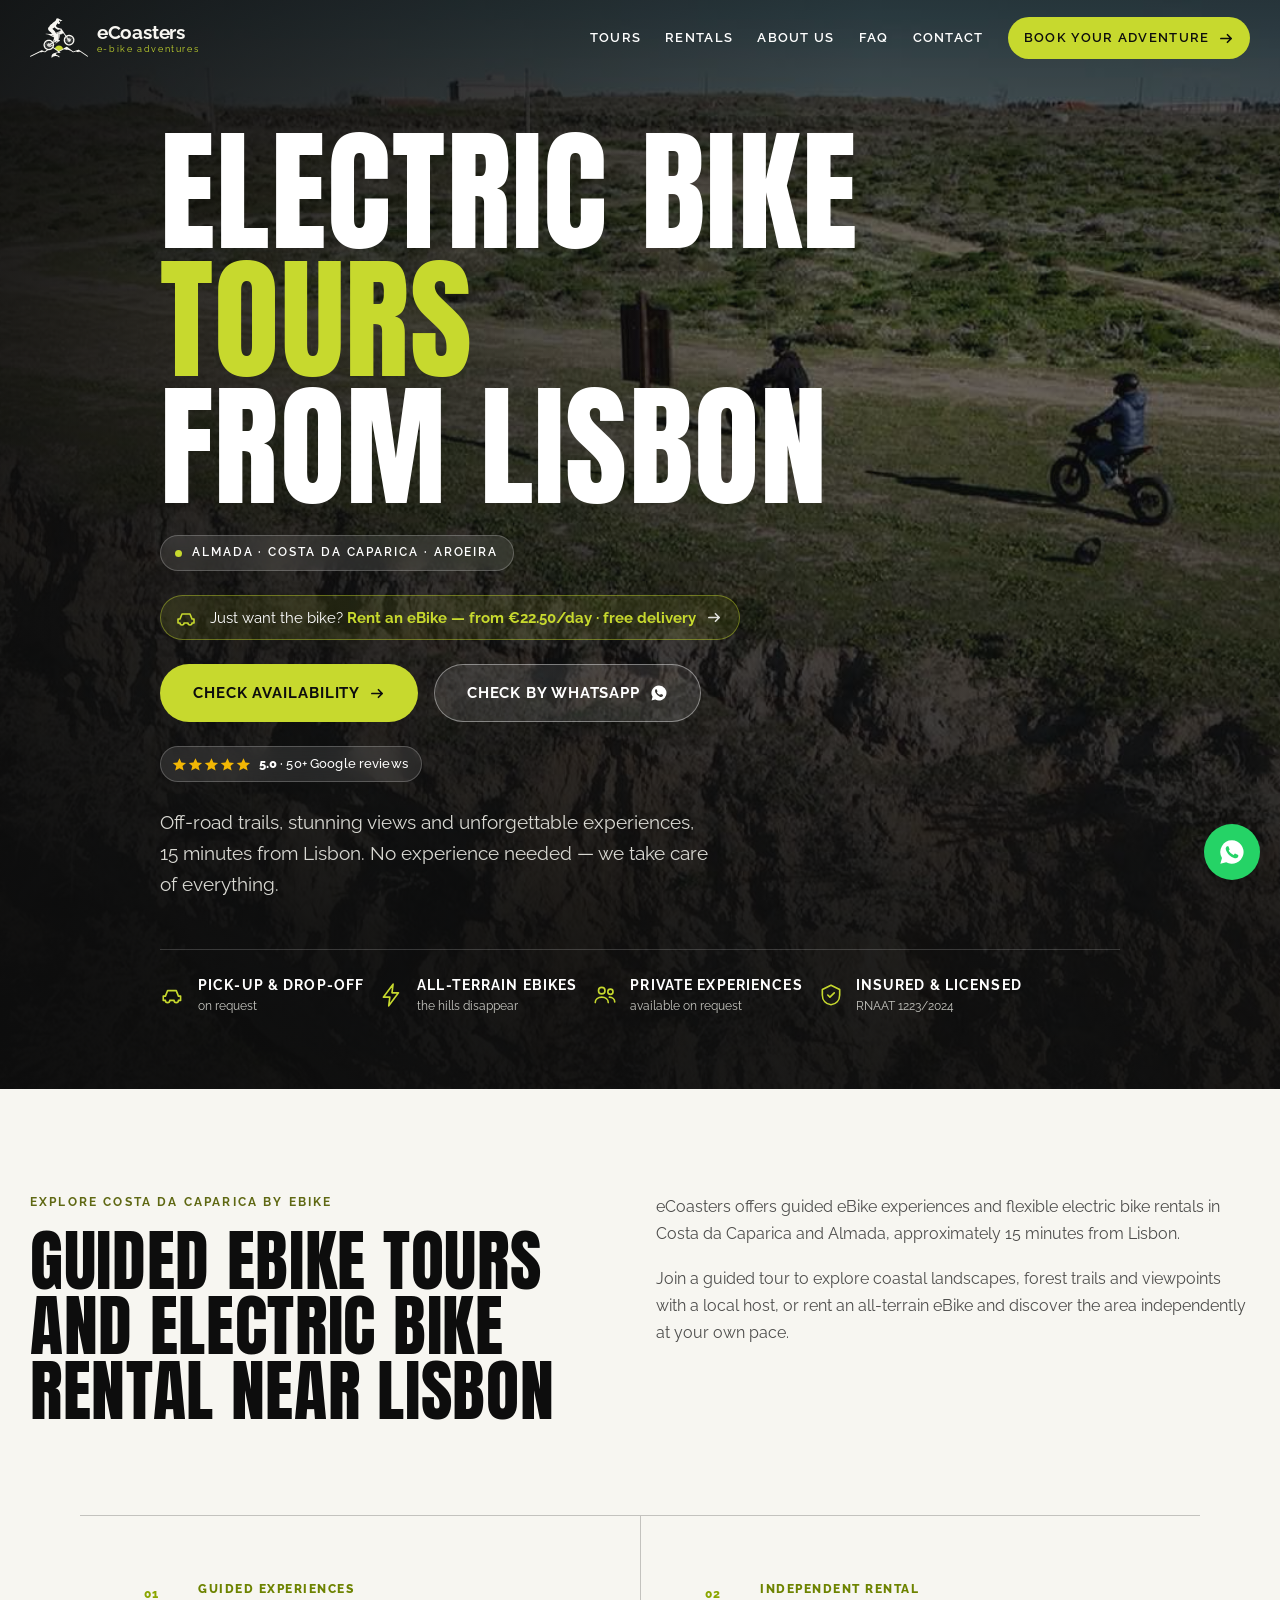
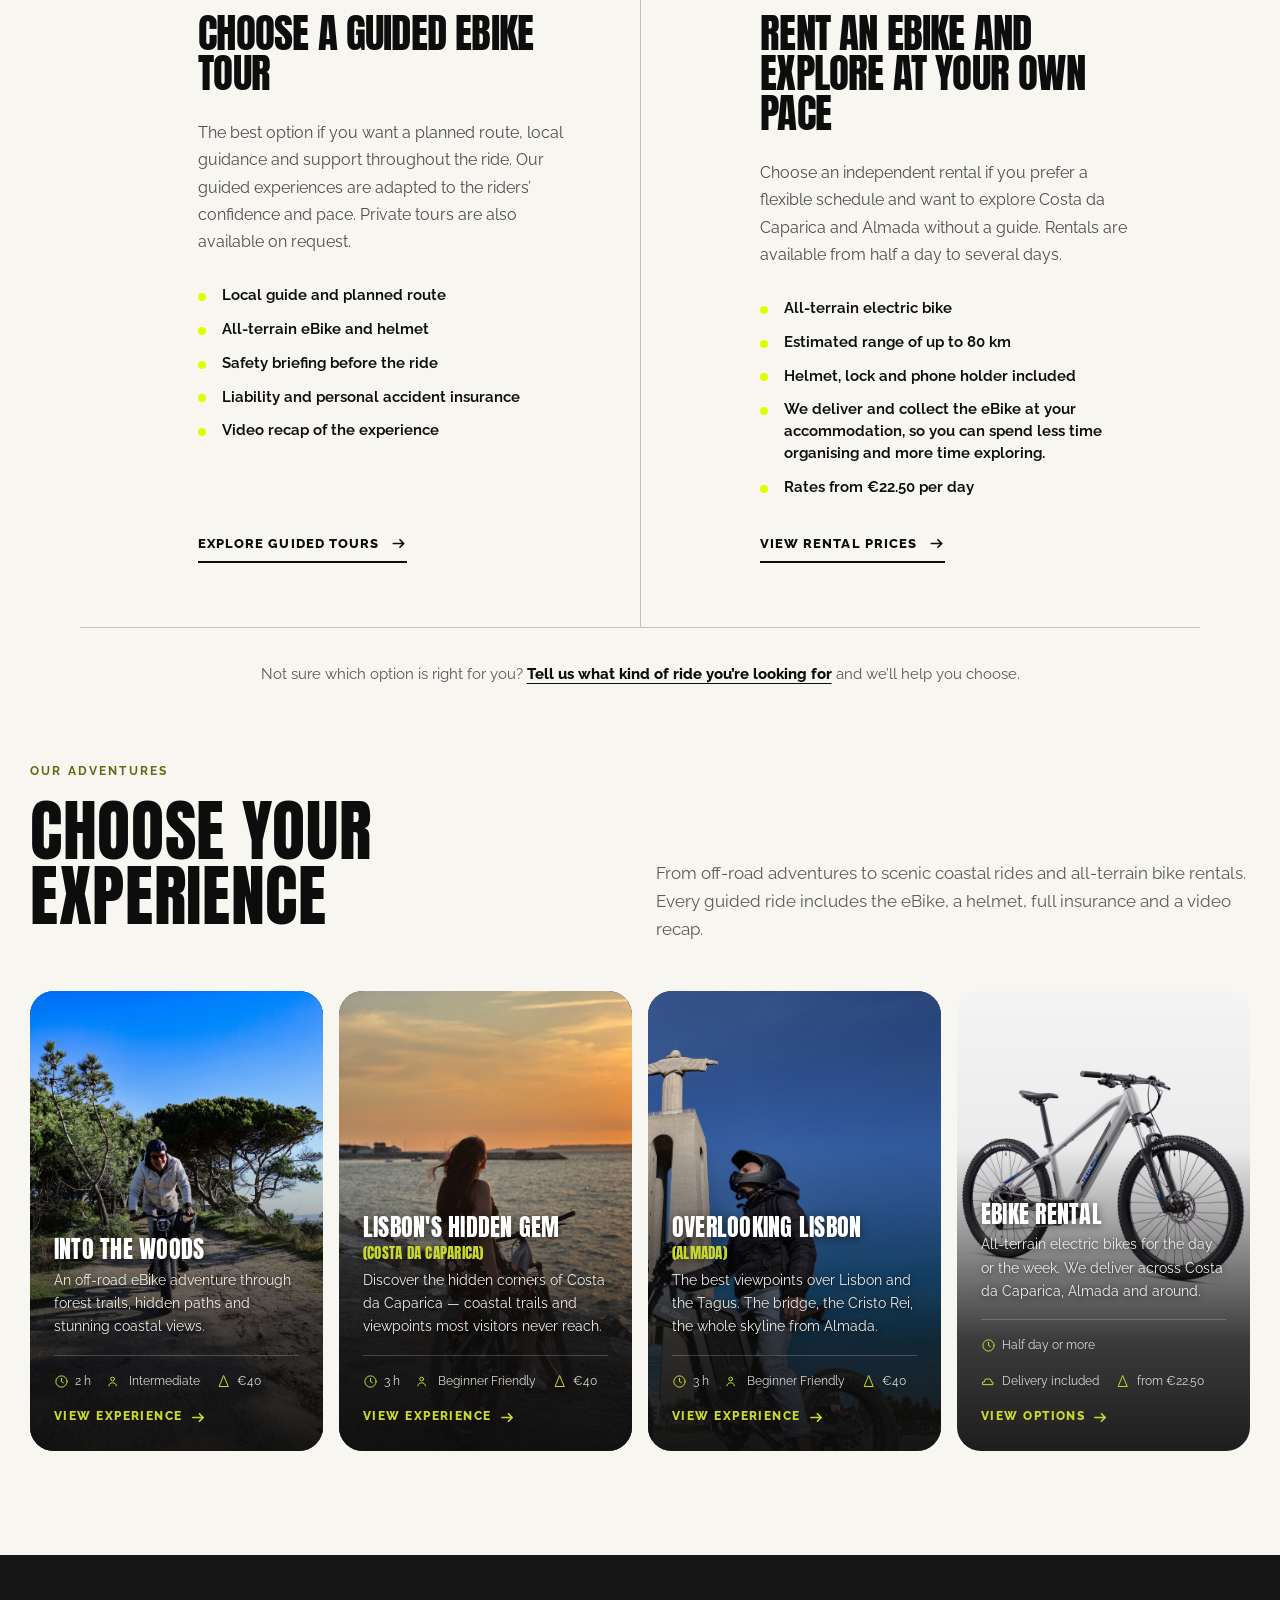
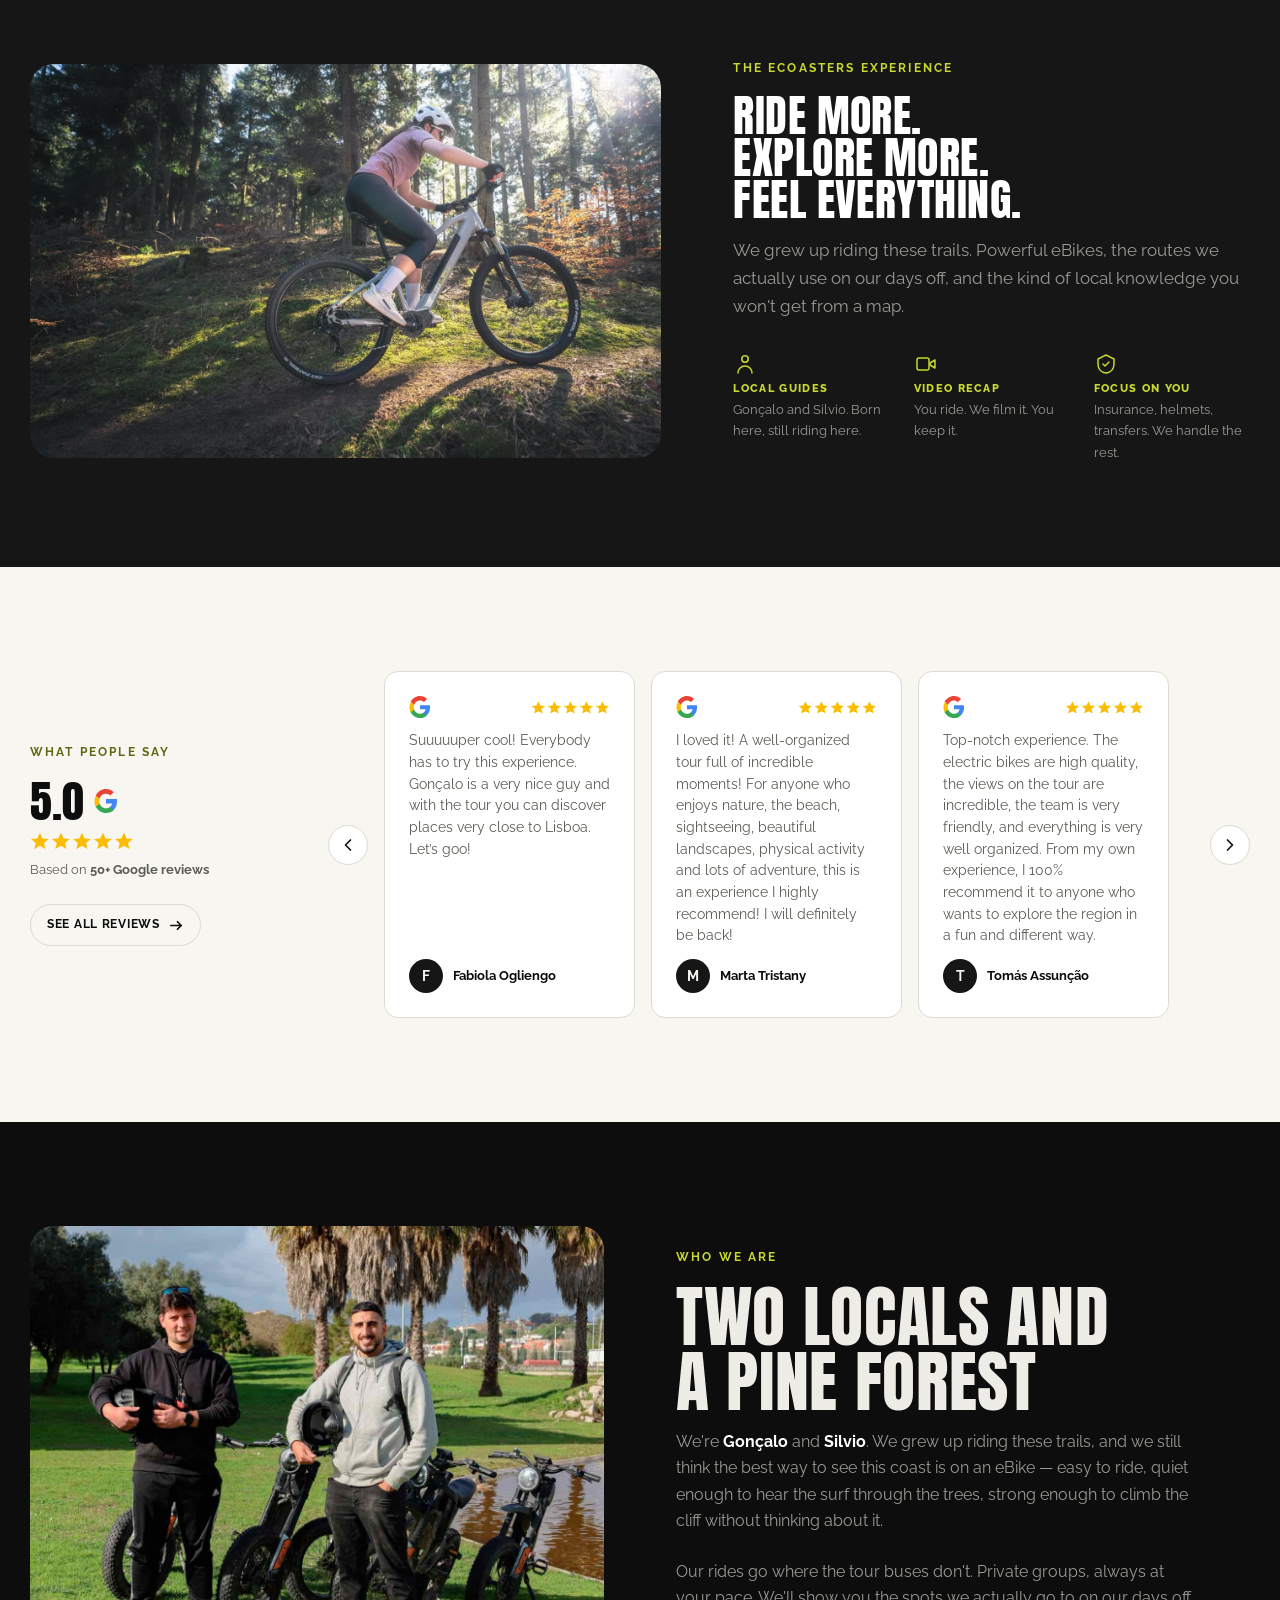
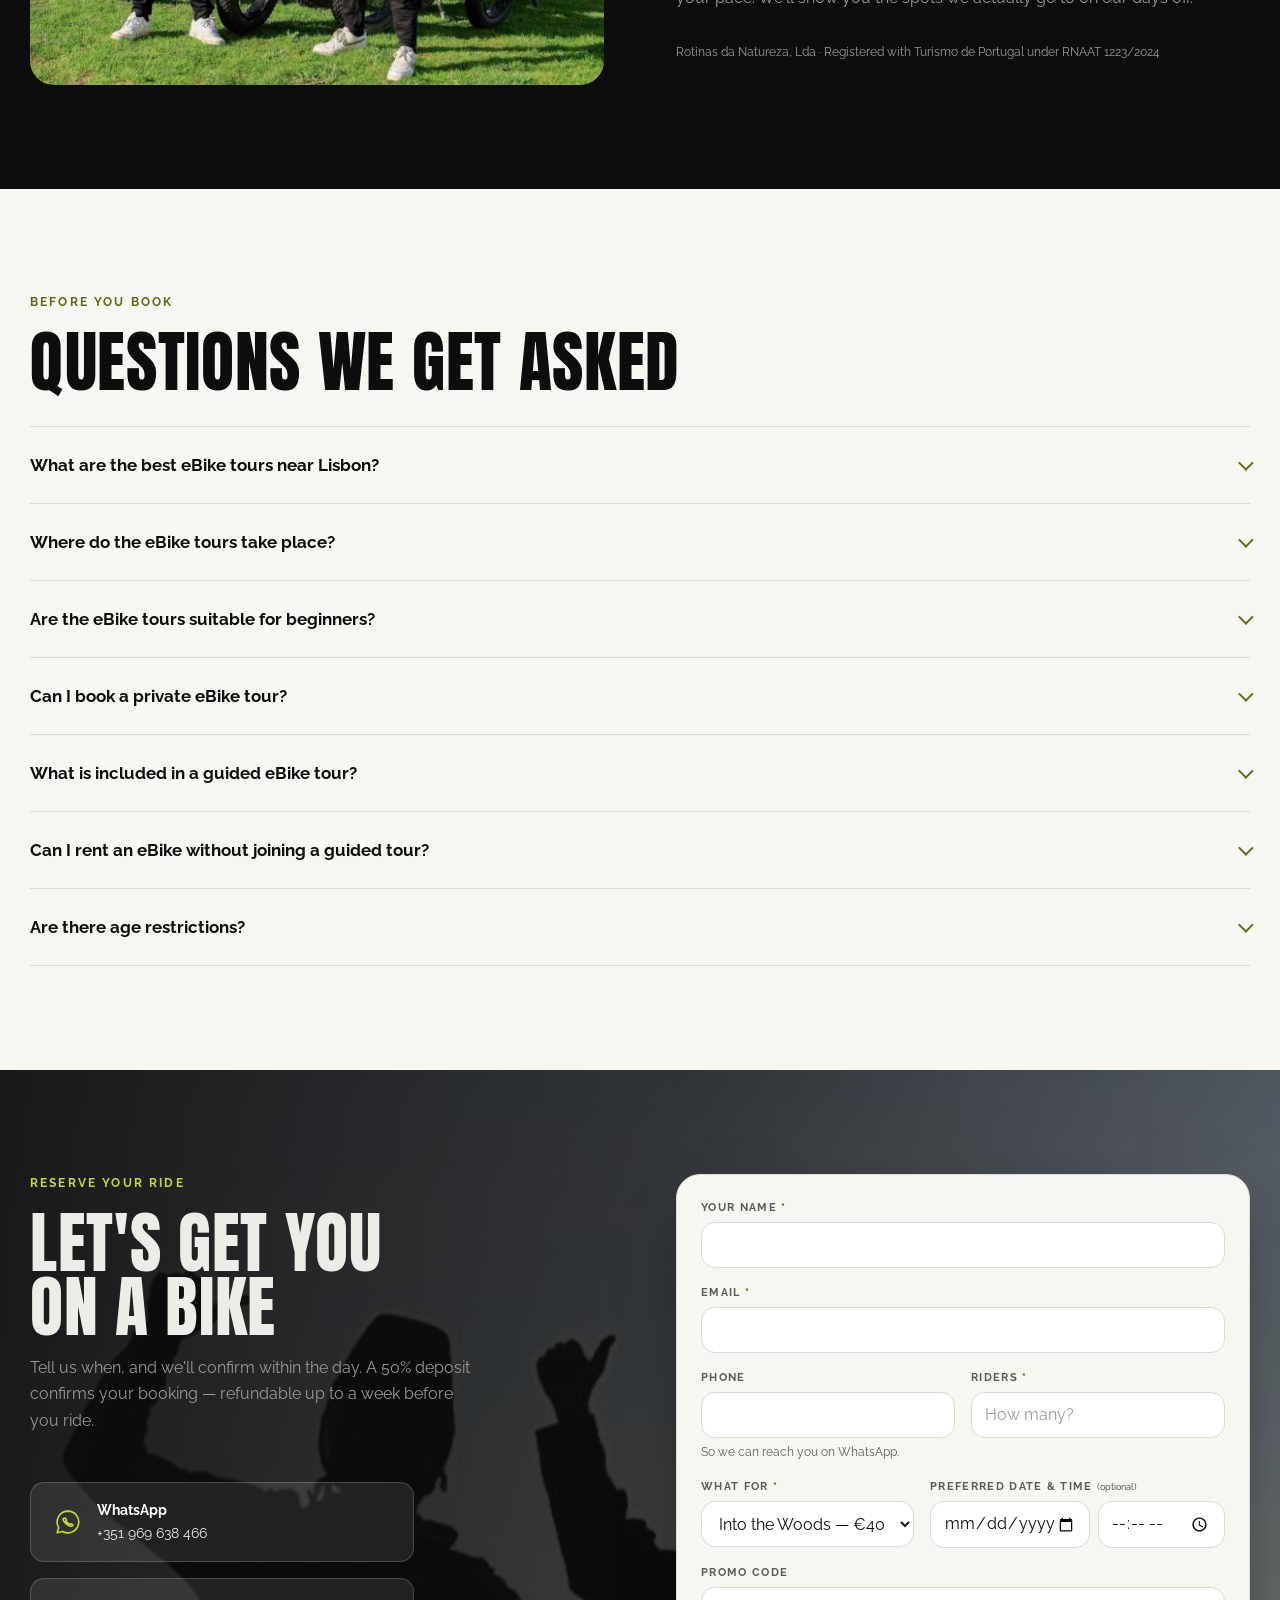
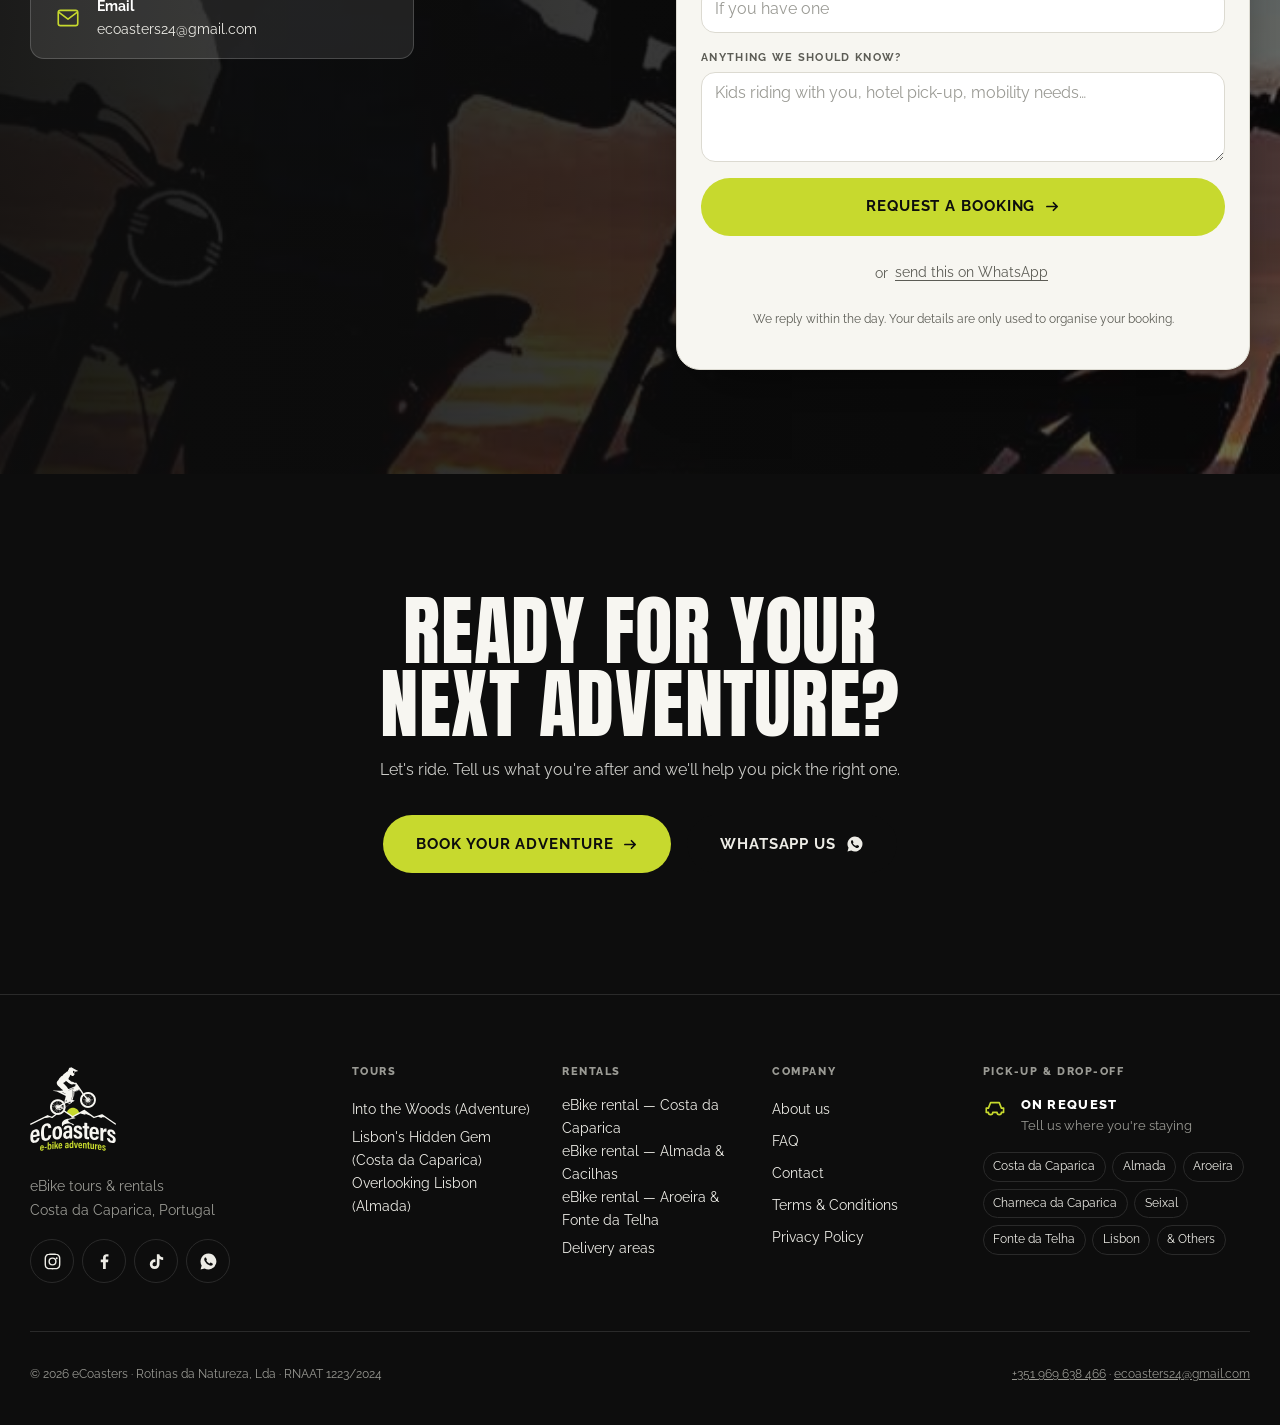
<file: index.html>
<!doctype html>
<html lang="en">
<head>
<meta charset="utf-8">
<!-- Google Tag Manager -->
<script>(function(w,d,s,l,i){w[l]=w[l]||[];w[l].push({'gtm.start':
new Date().getTime(),event:'gtm.js'});var f=d.getElementsByTagName(s)[0],
j=d.createElement(s),dl=l!='dataLayer'?'&l='+l:'';j.async=true;j.src=
'https://www.googletagmanager.com/gtm.js?id='+i+dl;f.parentNode.insertBefore(j,f);
})(window,document,'script','dataLayer','GTM-5BCM5WX2');</script>
<!-- End Google Tag Manager -->
<meta name="viewport" content="width=device-width, initial-scale=1">
<title>Electric Bike Tours &amp; Rentals near Lisbon | eCoasters</title>
<meta name="description" content="Guided electric bike tours and all-terrain eBike rentals in Costa da Caparica &amp; Almada — 15 minutes from Lisbon. Forest, fossil cliffs and the Atlantic coast. Insurance &amp; video included. RNAAT 1223/2024.">
<link rel="canonical" href="https://www.ecoasters.pt/">
<meta name="robots" content="index, follow, max-image-preview:large">
<meta name="googlebot" content="index, follow">
<meta property="og:type" content="website">
<meta property="og:site_name" content="eCoasters">
<meta property="og:locale" content="en_GB">
<meta property="og:url" content="https://www.ecoasters.pt/">
<meta property="og:title" content="Electric Bike Tours &amp; Rentals near Lisbon | eCoasters">
<meta property="og:description" content="Off-road trails, coastal rides and Cristo Rei views — guided eBike tours &amp; rentals, 15 minutes from Lisbon.">
<meta property="og:image" content="https://www.ecoasters.pt/assets/img/hero-poster.jpg">
<meta property="og:image:alt" content="Riders on the cliff trail above the Atlantic coast at Costa da Caparica">
<meta name="twitter:card" content="summary_large_image">
<meta name="twitter:title" content="Electric Bike Tours &amp; Rentals near Lisbon | eCoasters">
<meta name="twitter:description" content="Off-road trails, coastal rides and Cristo Rei views — guided eBike tours &amp; rentals, 15 minutes from Lisbon.">
<meta name="twitter:image" content="https://www.ecoasters.pt/assets/img/hero-poster.jpg">

<meta name="theme-color" content="#0D0D0D">
<link rel="icon" href="/assets/brand/mark-lime.svg" type="image/svg+xml">
<link rel="apple-touch-icon" href="/assets/brand/mark-lime.svg">

<link rel="preconnect" href="https://fonts.googleapis.com">
<link rel="preconnect" href="https://fonts.gstatic.com" crossorigin>
<link rel="stylesheet" href="https://fonts.googleapis.com/css2?family=Anton&family=Raleway:wght@400;500;600;700;800&display=swap">
<link rel="stylesheet" href="/assets/styles.css?v=95">
<link rel="manifest" href="/manifest.webmanifest">

<style>
  /* ── Mobile-only hero refinements (desktop unchanged) ── */
  @media (max-width: 640px) {
    /* Locations pill on a single line */
    .hero .kicker { font-size: .62rem; letter-spacing: .06em; white-space: nowrap;
                    padding: .42rem .85rem; margin-bottom: var(--s3); }
    /* Check availability + WhatsApp side by side on one row */
    .hero .hero__cta { flex-wrap: nowrap; gap: .55rem; margin-bottom: var(--s4); }
    .hero .hero__cta .btn { flex: 1 1 0; min-width: 0; padding: .9rem .55rem;
                            font-size: .75rem; letter-spacing: .01em; justify-content: center; white-space: nowrap; }
    .hero .hero__cta .btn svg { flex: none; width: 15px; height: 15px; }
    /* More breathing room between the stacked hero blocks */
    .hero .hero__h { margin-bottom: var(--s3); }
    .hero .hero__rent { margin-bottom: var(--s4) !important; }
    .hero .hero__rating { margin-bottom: var(--s3); }
    .hero .hero__p { margin-bottom: var(--s4); }
    .hero .hstrip { gap: var(--s3) var(--s4); }
  }
</style>

<!-- Entrance animations start from opacity:0. Only hide content if JS is here to
     bring it back — otherwise the page is blank without scripts. The timer is the
     safety net for main.js failing to load: after 2.5s, show everything anyway. -->
<script>
  document.documentElement.classList.add('js');
  setTimeout(function () {
    if (!window.__ecoastersReady) document.documentElement.classList.remove('js');
  }, 2500);
</script>

<script type="application/ld+json">
{"@context":"https://schema.org","@graph":[
 {"@type":["LocalBusiness","TouristInformationCenter"],"@id":"https://www.ecoasters.pt/#org",
  "name":"eCoasters","legalName":"Rotinas da Natureza, Lda","url":"https://www.ecoasters.pt/",
  "telephone":"+351969638466","email":"ecoasters24@gmail.com",
  "image":"https://www.ecoasters.pt/assets/img/hg-hero.jpg",
  "logo":"https://www.ecoasters.pt/assets/brand/logo-full-lime.svg",
  "priceRange":"€€","currenciesAccepted":"EUR","slogan":"Ride more. Explore more. Feel everything.",
  "description":"Guided electric bike tours and all-terrain eBike rentals in Costa da Caparica and Almada, 15 minutes from Lisbon. RNAAT 1223/2024.",
  "address":{"@type":"PostalAddress","addressLocality":"Costa da Caparica","addressRegion":"Almada","postalCode":"2825","addressCountry":"PT"},
  "geo":{"@type":"GeoCoordinates","latitude":"38.6446","longitude":"-9.2337"},
  "areaServed":[{"@type":"Place","name":"Costa da Caparica"},{"@type":"Place","name":"Almada"},{"@type":"Place","name":"Aroeira"},{"@type":"Place","name":"Charneca da Caparica"},{"@type":"Place","name":"Fonte da Telha"},{"@type":"Place","name":"Trafaria"},{"@type":"Place","name":"Pragal"},{"@type":"Place","name":"Seixal"},{"@type":"Place","name":"Lisbon"}],
  "knowsLanguage":["pt","en","es"],
  "sameAs":["https://www.instagram.com/ecoasters.tours","https://www.facebook.com/people/ECoasters-Electric-Bike-Tours/61570017095799/","https://www.tiktok.com/@ecoasters","https://share.google/gUtsCcXPfASTYaQZ6"],
  "aggregateRating":{"@type":"AggregateRating","ratingValue":"5.0","reviewCount":"50","bestRating":"5","worstRating":"1"}},
 {"@type":"WebSite","@id":"https://www.ecoasters.pt/#website","url":"https://www.ecoasters.pt/","name":"eCoasters","inLanguage":"en","publisher":{"@id":"https://www.ecoasters.pt/#org"}},
 {"@type":"ItemList","name":"eBike adventures","itemListElement":[
   {"@type":"ListItem","position":1,"name":"Into the Woods — off-road eBike adventure near Lisbon","url":"https://www.ecoasters.pt/into-the-woods/"},
   {"@type":"ListItem","position":2,"name":"Lisbon's Hidden Gem — coastal eBike tour in Costa da Caparica","url":"https://www.ecoasters.pt/lisbons-hidden-gem-ebike-tour/"},
   {"@type":"ListItem","position":3,"name":"Overlooking Lisbon — scenic eBike tour in Almada","url":"https://www.ecoasters.pt/overlooking-lisbon-ebike-tour-almada/"}]}
]}
</script>
</head>
<body>
<!-- Google Tag Manager (noscript) -->
<noscript><iframe src="https://www.googletagmanager.com/ns.html?id=GTM-5BCM5WX2"
height="0" width="0" style="display:none;visibility:hidden"></iframe></noscript>
<!-- End Google Tag Manager (noscript) -->
<a class="skip" href="#main">Skip to main content</a>

<!-- ══ HEADER ══════════════════════════════════════════ -->
<header class="hdr" id="hdr">
  <div class="hdr__in">
    <a class="brand" href="/#top" aria-label="eCoasters — home">
      <img class="brand__mark" src="/assets/brand/mark-lime.svg" alt="" width="308" height="212" decoding="async">
      <span class="brand__txt">
        <span class="brand__word">eCoasters</span>
        <span class="brand__sub">e-bike adventures</span>
      </span>
    </a>
    <nav class="nav" id="nav" aria-label="Primary">
      <a href="/tours/">Tours</a>
      <a href="/electric-bike-rental/">Rentals</a>
      <a href="/#about">About us</a>
      <a href="/#faq">FAQ</a>
      <a href="/#contact">Contact</a>
      <a class="btn btn--lime btn--sm" href="/#book">Book your adventure <svg class="ico-arr" viewBox="0 0 16 16" aria-hidden="true"><path d="M2 8h11M9 4l4 4-4 4"/></svg></a>
    </nav>
    <button class="burger" id="burger" aria-expanded="false" aria-controls="nav" aria-label="Open menu">
      <span></span><span></span><span></span>
    </button>
  </div>
</header>

<main id="main">

<!-- ══ HERO ════════════════════════════════════════════ -->
<section class="hero" id="top">
  <div class="hero__media" role="img" aria-label="Aerial view of riders on the cliff trail above the Atlantic coast">
    <video class="hero__video" muted playsinline preload="none" poster="/assets/img/hero-poster.jpg">
      <source data-src="/assets/video/hero.mp4" type="video/mp4">
    </video>
    <video class="hero__video hero__video--b" muted playsinline preload="none" aria-hidden="true">
      <source data-src="/assets/video/hero-2.mp4" type="video/mp4">
    </video>
  </div>
  <div class="hero__scrim" aria-hidden="true"></div>

  <div class="hero__in wrap">
    <h1 class="hero__h">
      <span class="rise" style="--d:80ms">Electric bike</span>
      <span class="rise hero__h--lime" style="--d:160ms">Tours</span>
      <span class="rise" style="--d:240ms">from Lisbon</span>
    </h1>

    <p class="kicker rise" style="--d:320ms">
      <span class="kicker__dot"></span> Almada · Costa da Caparica · Aroeira
    </p>

    <a class="hero__rent rise" href="/electric-bike-rental/" style="--d:360ms;margin-bottom:var(--s3);display:flex;width:fit-content">
      <svg viewBox="0 0 24 24" aria-hidden="true"><path d="M3 13h2l2-5h8l2 5h2v4h-2a2 2 0 1 1-4 0H9a2 2 0 1 1-4 0H3z"/></svg>
      <span>Just want the bike? <strong>Rent an eBike — from &euro;22.50/day · free delivery</strong></span>
      <svg class="ico-arr" viewBox="0 0 16 16" aria-hidden="true"><path d="M2 8h11M9 4l4 4-4 4"/></svg>
    </a>
    <div class="hero__cta rise" style="--d:420ms;margin-bottom:var(--s3)">
      <a class="btn btn--lime btn--lg" href="#book">Check availability
        <svg class="ico-arr" viewBox="0 0 16 16" aria-hidden="true"><path d="M2 8h11M9 4l4 4-4 4"/></svg></a>
      <a class="btn btn--glass btn--lg" href="https://wa.me/351969638466">Check by Whatsapp
        <svg viewBox="0 0 24 24" aria-hidden="true" style="width:18px;height:18px;fill:currentColor"><path d="M12 2a10 10 0 0 0-8.6 15.1L2 22l5-1.3A10 10 0 1 0 12 2zm5.3 14.1c-.2.6-1.3 1.2-1.8 1.2-.5.1-1 .1-1.7-.1a11 11 0 0 1-6.4-5.6c-.5-.9-.8-1.8-.8-2.6 0-.9.5-1.4.7-1.6.2-.2.5-.3.7-.3h.5c.2 0 .4 0 .6.5l.8 2c.1.2 0 .4-.1.5l-.4.5c-.1.2-.3.3-.1.6a8 8 0 0 0 3.7 3.2c.3.1.5.1.6-.1l.7-.8c.2-.2.3-.2.6-.1l2 1c.3.1.4.2.5.3z"/></svg></a>
    </div>

    <a class="hero__rating rise" href="#reviews" style="--d:360ms" aria-label="Rated 5.0 out of 5 on Google from 50+ reviews">
      <span class="hero__rating__stars" aria-hidden="true"><svg viewBox="0 0 24 24"><path d="m12 2 3 6.9 7.5.6-5.7 4.9 1.8 7.3L12 17.8 5.1 21.7l1.8-7.3L1.2 9.5l7.5-.6z"/></svg><svg viewBox="0 0 24 24"><path d="m12 2 3 6.9 7.5.6-5.7 4.9 1.8 7.3L12 17.8 5.1 21.7l1.8-7.3L1.2 9.5l7.5-.6z"/></svg><svg viewBox="0 0 24 24"><path d="m12 2 3 6.9 7.5.6-5.7 4.9 1.8 7.3L12 17.8 5.1 21.7l1.8-7.3L1.2 9.5l7.5-.6z"/></svg><svg viewBox="0 0 24 24"><path d="m12 2 3 6.9 7.5.6-5.7 4.9 1.8 7.3L12 17.8 5.1 21.7l1.8-7.3L1.2 9.5l7.5-.6z"/></svg><svg viewBox="0 0 24 24"><path d="m12 2 3 6.9 7.5.6-5.7 4.9 1.8 7.3L12 17.8 5.1 21.7l1.8-7.3L1.2 9.5l7.5-.6z"/></svg></span>
      <span class="hero__rating__txt"><strong>5.0</strong> · 50+ Google reviews</span>
    </a>

    <p class="hero__p rise" style="--d:380ms">
      Off-road trails, stunning views and unforgettable experiences, 15 minutes from
      Lisbon. No experience needed — we take care of everything.
    </p>

    <ul class="hstrip rise" style="--d:500ms">
      <li>
        <svg viewBox="0 0 24 24" aria-hidden="true"><path d="M3 13h2l2-5h8l2 5h2v4h-2a2 2 0 1 1-4 0H9a2 2 0 1 1-4 0H3z"/></svg>
        <span><b>Pick-up &amp; drop-off</b><span>on request</span></span>
      </li>
      <li>
        <svg viewBox="0 0 24 24" aria-hidden="true"><path d="M13 2 4 14h6l-1 8 9-12h-6z"/></svg>
        <span><b>All-terrain eBikes</b><span>the hills disappear</span></span>
      </li>
      <li>
        <svg viewBox="0 0 24 24" aria-hidden="true"><circle cx="9" cy="8" r="3"/><circle cx="17" cy="9" r="2.4"/><path d="M3 19c0-3 2.7-5 6-5s6 2 6 5M16 14c2.8 0 5 1.8 5 4.4"/></svg>
        <span><b>Private experiences</b><span>available on request</span></span>
      </li>
      <li>
        <svg viewBox="0 0 24 24" aria-hidden="true"><path d="M12 3 4 7v5c0 5 3.4 8.4 8 9 4.6-.6 8-4 8-9V7z"/><path d="m9 12 2 2 4-4"/></svg>
        <span><b>Insured &amp; licensed</b><span>RNAAT 1223/2024</span></span>
      </li>
    </ul>
  </div>
</section>

<!-- ══ INTRO / WHAT WE OFFER ═══════════════════════════ -->
<section class="sec sec--bone intro-offer" id="ebike-experiences" style="padding-bottom:clamp(1.25rem,3vw,2.5rem)">
  <div class="wrap">

    <header class="head2 intro-offer__head reveal">
      <div>
        <p class="eyebrow">Explore Costa da Caparica by eBike</p>

        <h2 class="sec__h">
          Guided eBike tours and electric bike rental near Lisbon
        </h2>
      </div>

      <div class="intro-offer__copy">
        <p>
          eCoasters offers guided eBike experiences and flexible electric bike
          rentals in Costa da Caparica and Almada, approximately 15 minutes
          from Lisbon.
        </p>

        <p>
          Join a guided tour to explore coastal landscapes, forest trails and
          viewpoints with a local host, or rent an all-terrain eBike and
          discover the area independently at your own pace.
        </p>
      </div>
    </header>

    <div class="intro-offer__options">

      <!-- GUIDED TOURS -->
      <article class="intro-offer__card reveal" style="--d:0ms">
        <span class="intro-offer__number" aria-hidden="true">01</span>

        <div class="intro-offer__content">
          <p class="intro-offer__label">Guided experiences</p>

          <h3 class="intro-offer__title">
            Choose a guided eBike tour
          </h3>

          <p class="intro-offer__description">
            The best option if you want a planned route, local guidance and
            support throughout the ride. Our guided experiences are adapted to the riders’ confidence and pace. 
               Private tours are also available on request.
          </p>

          <ul class="intro-offer__features">
            <li>Local guide and planned route</li>
            <li>All-terrain eBike and helmet</li>
            <li>Safety briefing before the ride</li>
            <li>Liability and personal accident insurance</li>
            <li>Video recap of the experience</li>
          </ul>

          <a class="intro-offer__link" href="#tours">
            Explore guided tours

            <svg class="ico-arr" viewBox="0 0 16 16" aria-hidden="true">
              <path d="M2 8h11M9 4l4 4-4 4"/>
            </svg>
          </a>
        </div>
      </article>

      <!-- EBIKE RENTAL -->
      <article class="intro-offer__card reveal" style="--d:100ms">
        <span class="intro-offer__number" aria-hidden="true">02</span>

        <div class="intro-offer__content">
          <p class="intro-offer__label">Independent rental</p>

          <h3 class="intro-offer__title">
            Rent an eBike and explore at your own pace
          </h3>

          <p class="intro-offer__description">
            Choose an independent rental if you prefer a flexible schedule and
            want to explore Costa da Caparica and Almada without a guide.
            Rentals are available from half a day to several days.
          </p>

          <ul class="intro-offer__features">
            <li>All-terrain electric bike</li>
            <li>Estimated range of up to 80 km</li>
            <li>Helmet, lock and phone holder included</li>
            <li>We deliver and collect the eBike at your accommodation, so you can spend less time organising and more time exploring.</li>
            <li>Rates from €22.50 per day</li>
          </ul>

          <a class="intro-offer__link" href="/electric-bike-rental/">
            View rental prices

            <svg class="ico-arr" viewBox="0 0 16 16" aria-hidden="true">
              <path d="M2 8h11M9 4l4 4-4 4"/>
            </svg>
          </a>
        </div>
      </article>

    </div>

    <p class="intro-offer__note reveal">
      Not sure which option is right for you?
      <a href="/#book">Tell us what kind of ride you’re looking for</a>
      and we’ll help you choose.
    </p>

  </div>
</section>
     
<!-- ══ ADVENTURES ══════════════════════════════════════ -->
<section class="sec sec--bone" id="tours" style="padding-top:clamp(1.25rem,3vw,2.5rem)">
  <div class="wrap">
    <header class="head2 reveal">
      <div>
        <p class="eyebrow">Our adventures</p>
        <h2 class="sec__h">Choose your experience</h2>
      </div>
      <p class="sec__lede">From off-road adventures to scenic coastal rides and all-terrain bike
        rentals. Every guided ride includes the eBike, a helmet, full insurance and a video recap.</p>
    </header>

    <div class="adv">

      <a class="adv__c reveal" href="/into-the-woods/" style="--d:0ms">
        <div class="adv__media media" style="--photo:url('/assets/img/itw-3.jpg'); background-position:center 42%" aria-hidden="true"></div>
        <h3 class="adv__h">Into the Woods</h3>
        <p class="adv__d">An off-road eBike adventure through forest trails, hidden paths and
          stunning coastal views.</p>
        <ul class="adv__meta">
          <li><svg viewBox="0 0 24 24" aria-hidden="true"><circle cx="12" cy="12" r="9"/><path d="M12 7v5l3 2"/></svg>2 h</li>
          <li><svg viewBox="0 0 24 24" aria-hidden="true"><circle cx="9" cy="8" r="3"/><path d="M3 19c0-3 2.7-5 6-5s6 2 6 5"/></svg>Intermediate</li>
          <li><svg viewBox="0 0 24 24" aria-hidden="true"><path d="M12 3 5 20h14z"/></svg>€40</li>
        </ul>
        <span class="adv__go">View experience <svg class="ico-arr" viewBox="0 0 16 16" aria-hidden="true"><path d="M2 8h11M9 4l4 4-4 4"/></svg></span>
      </a>

      <a class="adv__c reveal" href="/lisbons-hidden-gem-ebike-tour/" style="--d:80ms">
        <div class="adv__media media" style="--photo:url('/assets/img/hg-g2.jpg'); background-position:center 68%" aria-hidden="true"></div>
        <h3 class="adv__h">Lisbon's Hidden Gem <span class="adv__loc">(Costa da Caparica)</span></h3>
        <p class="adv__d">Discover the hidden corners of Costa da Caparica — coastal trails and
          viewpoints most visitors never reach.</p>
        <ul class="adv__meta">
          <li><svg viewBox="0 0 24 24" aria-hidden="true"><circle cx="12" cy="12" r="9"/><path d="M12 7v5l3 2"/></svg>3 h</li>
          <li><svg viewBox="0 0 24 24" aria-hidden="true"><circle cx="9" cy="8" r="3"/><path d="M3 19c0-3 2.7-5 6-5s6 2 6 5"/></svg>Beginner Friendly</li>
          <li><svg viewBox="0 0 24 24" aria-hidden="true"><path d="M12 3 5 20h14z"/></svg>€40</li>
        </ul>
        <span class="adv__go">View experience <svg class="ico-arr" viewBox="0 0 16 16" aria-hidden="true"><path d="M2 8h11M9 4l4 4-4 4"/></svg></span>
      </a>

      <a class="adv__c reveal" href="/overlooking-lisbon-ebike-tour-almada/" style="--d:160ms">
        <div class="adv__media media" style="--photo:url('/assets/img/tour-overlooking.jpg');background-position:72% center" aria-hidden="true"></div>
        <h3 class="adv__h">Overlooking Lisbon <span class="adv__loc">(Almada)</span></h3>
        <p class="adv__d">The best viewpoints over Lisbon and the Tagus. The bridge, the Cristo Rei,
          the whole skyline from Almada.</p>
        <ul class="adv__meta">
          <li><svg viewBox="0 0 24 24" aria-hidden="true"><circle cx="12" cy="12" r="9"/><path d="M12 7v5l3 2"/></svg>3 h</li>
          <li><svg viewBox="0 0 24 24" aria-hidden="true"><circle cx="9" cy="8" r="3"/><path d="M3 19c0-3 2.7-5 6-5s6 2 6 5"/></svg>Beginner Friendly</li>
          <li><svg viewBox="0 0 24 24" aria-hidden="true"><path d="M12 3 5 20h14z"/></svg>€40</li>
        </ul>
        <span class="adv__go">View experience <svg class="ico-arr" viewBox="0 0 16 16" aria-hidden="true"><path d="M2 8h11M9 4l4 4-4 4"/></svg></span>
      </a>

      <a class="adv__c reveal" href="/electric-bike-rental/" style="--d:240ms">
        <div class="adv__media media" style="background-image:url('/assets/img/rental-bike.jpg'); background-size:contain; background-repeat:no-repeat; background-position:center 30%; background-color:#f4f4f4" aria-hidden="true"></div>
        <h3 class="adv__h">eBike rental</h3>
        <p class="adv__d">All-terrain electric bikes for the day or the week. We deliver across
          Costa da Caparica, Almada and around.</p>
        <ul class="adv__meta">
          <li><svg viewBox="0 0 24 24" aria-hidden="true"><circle cx="12" cy="12" r="9"/><path d="M12 7v5l3 2"/></svg>Half day or more</li>
          <li><svg viewBox="0 0 24 24" aria-hidden="true"><path d="M3 13h2l2-5h8l2 5h2v4H3z"/></svg>Delivery included</li>
          <li><svg viewBox="0 0 24 24" aria-hidden="true"><path d="M12 3 5 20h14z"/></svg>from €22.50</li>
        </ul>
        <span class="adv__go">View options <svg class="ico-arr" viewBox="0 0 16 16" aria-hidden="true"><path d="M2 8h11M9 4l4 4-4 4"/></svg></span>
      </a>

    </div>
  </div>
</section>

<!-- ══ THE EXPERIENCE ══════════════════════════════════ -->
<section class="sec sec--dark">
  <div class="wrap exp">
    <div class="exp__media reveal">
      <img src="/assets/img/exp-forest.jpg" width="1500" height="937" alt="A rider on an eBike riding a sunlit pine-forest trail near Costa da Caparica"
           loading="lazy" decoding="async">
    </div>
    <div class="reveal" style="--d:120ms">
      <p class="eyebrow eyebrow--lime">The eCoasters experience</p>
      <h2 class="exp__h">Ride more.<br>Explore more.<br>Feel everything.</h2>
      <p class="sec__lede">We grew up riding these trails. Powerful eBikes, the routes we actually
        use on our days off, and the kind of local knowledge you won't get from a map.</p>

      <div class="exp__feats">
        <div>
          <svg viewBox="0 0 24 24" aria-hidden="true"><circle cx="12" cy="7" r="3.2"/><path d="M5 21c0-4 3.1-7 7-7s7 3 7 7"/></svg>
          <h3>Local guides</h3><p>Gonçalo and Silvio. Born here, still riding here.</p>
        </div>
        <div>
          <svg viewBox="0 0 24 24" aria-hidden="true"><rect x="3" y="6" width="12" height="12" rx="2"/><path d="m16 11 5-3v8l-5-3z"/></svg>
          <h3>Video recap</h3><p>You ride. We film it. You keep it.</p>
        </div>
        <div>
          <svg viewBox="0 0 24 24" aria-hidden="true"><path d="M12 3 4 7v5c0 5 3.4 8.4 8 9 4.6-.6 8-4 8-9V7z"/><path d="m9 12 2 2 4-4"/></svg>
          <h3>Focus on you</h3><p>Insurance, helmets, transfers. We handle the rest.</p>
        </div>
      </div>
    </div>
  </div>
</section>

<!-- ══ WHAT PEOPLE SAY ═════════════════════════════════
     Real Google Business Profile data: 5.0 · 50+ reviews (verified 2026-07-10).
     The three review texts were supplied by the owner from their Google reviews, so
     the per-card Google badge is legitimate. Update the count as it grows. -->
<section class="sec sec--bone" id="reviews">
  <div class="wrap rev2 reveal">

    <div class="rev2__sum">
      <p class="eyebrow">What people say</p>
      <div class="rev2__score">
        <span class="rev2__n num">5.0</span>
        <svg class="glogo" viewBox="0 0 24 24" aria-hidden="true" style="width:24px;height:24px"><path fill="#4285F4" d="M23 12.3c0-.8-.1-1.6-.2-2.3H12v4.5h6.2a5.3 5.3 0 0 1-2.3 3.5v2.9h3.7C21.8 18.9 23 15.9 23 12.3z"/><path fill="#34A853" d="M12 24c3.1 0 5.7-1 7.6-2.8l-3.7-2.9c-1 .7-2.3 1.1-3.9 1.1-3 0-5.5-2-6.4-4.7H1.8v3C3.7 21.4 7.5 24 12 24z"/><path fill="#FBBC05" d="M5.6 14.7a7.2 7.2 0 0 1 0-4.6v-3H1.8a12 12 0 0 0 0 10.6z"/><path fill="#EA4335" d="M12 4.8c1.7 0 3.2.6 4.4 1.7l3.3-3.3C17.7 1.2 15.1 0 12 0 7.5 0 3.7 2.6 1.8 6.4l3.8 3c.9-2.7 3.4-4.6 6.4-4.6z"/></svg>
      </div>
      <div class="gstars gstars--lg" role="img" aria-label="Rated 5.0 out of 5">
        <svg viewBox="0 0 24 24" aria-hidden="true"><path d="m12 2 3 6.9 7.5.6-5.7 4.9 1.8 7.3L12 17.8 5.1 21.7l1.8-7.3L1.2 9.5l7.5-.6z"/></svg>
        <svg viewBox="0 0 24 24" aria-hidden="true"><path d="m12 2 3 6.9 7.5.6-5.7 4.9 1.8 7.3L12 17.8 5.1 21.7l1.8-7.3L1.2 9.5l7.5-.6z"/></svg>
        <svg viewBox="0 0 24 24" aria-hidden="true"><path d="m12 2 3 6.9 7.5.6-5.7 4.9 1.8 7.3L12 17.8 5.1 21.7l1.8-7.3L1.2 9.5l7.5-.6z"/></svg>
        <svg viewBox="0 0 24 24" aria-hidden="true"><path d="m12 2 3 6.9 7.5.6-5.7 4.9 1.8 7.3L12 17.8 5.1 21.7l1.8-7.3L1.2 9.5l7.5-.6z"/></svg>
        <svg viewBox="0 0 24 24" aria-hidden="true"><path d="m12 2 3 6.9 7.5.6-5.7 4.9 1.8 7.3L12 17.8 5.1 21.7l1.8-7.3L1.2 9.5l7.5-.6z"/></svg>
      </div>
      <p class="rev2__cap">Based on <strong>50+ Google reviews</strong></p>
      <a class="btn btn--wire btn--sm" href="https://share.google/gUtsCcXPfASTYaQZ6" target="_blank" rel="noopener">See all reviews
        <svg class="ico-arr" viewBox="0 0 16 16" aria-hidden="true"><path d="M2 8h11M9 4l4 4-4 4"/></svg></a>
    </div>

    <div class="rev2__cars">
      <button class="rev2__arrow" type="button" data-dir="-1" aria-label="Previous reviews">
        <svg viewBox="0 0 24 24" aria-hidden="true"><path d="M15 6l-6 6 6 6" fill="none" stroke="currentColor" stroke-width="2" stroke-linecap="round" stroke-linejoin="round"/></svg>
      </button>

      <div class="rev2__track" id="revTrack">
        <figure class="gcard">
          <div class="gcard__top">
            <svg class="gcard__g" viewBox="0 0 24 24" aria-label="Google" role="img"><path fill="#4285F4" d="M23 12.3c0-.8-.1-1.6-.2-2.3H12v4.5h6.2a5.3 5.3 0 0 1-2.3 3.5v2.9h3.7C21.8 18.9 23 15.9 23 12.3z"/><path fill="#34A853" d="M12 24c3.1 0 5.7-1 7.6-2.8l-3.7-2.9c-1 .7-2.3 1.1-3.9 1.1-3 0-5.5-2-6.4-4.7H1.8v3C3.7 21.4 7.5 24 12 24z"/><path fill="#FBBC05" d="M5.6 14.7a7.2 7.2 0 0 1 0-4.6v-3H1.8a12 12 0 0 0 0 10.6z"/><path fill="#EA4335" d="M12 4.8c1.7 0 3.2.6 4.4 1.7l3.3-3.3C17.7 1.2 15.1 0 12 0 7.5 0 3.7 2.6 1.8 6.4l3.8 3c.9-2.7 3.4-4.6 6.4-4.6z"/></svg>
            <span class="gstars" role="img" aria-label="5 out of 5"><svg viewBox="0 0 24 24" aria-hidden="true"><path d="m12 2 3 6.9 7.5.6-5.7 4.9 1.8 7.3L12 17.8 5.1 21.7l1.8-7.3L1.2 9.5l7.5-.6z"/></svg><svg viewBox="0 0 24 24" aria-hidden="true"><path d="m12 2 3 6.9 7.5.6-5.7 4.9 1.8 7.3L12 17.8 5.1 21.7l1.8-7.3L1.2 9.5l7.5-.6z"/></svg><svg viewBox="0 0 24 24" aria-hidden="true"><path d="m12 2 3 6.9 7.5.6-5.7 4.9 1.8 7.3L12 17.8 5.1 21.7l1.8-7.3L1.2 9.5l7.5-.6z"/></svg><svg viewBox="0 0 24 24" aria-hidden="true"><path d="m12 2 3 6.9 7.5.6-5.7 4.9 1.8 7.3L12 17.8 5.1 21.7l1.8-7.3L1.2 9.5l7.5-.6z"/></svg><svg viewBox="0 0 24 24" aria-hidden="true"><path d="m12 2 3 6.9 7.5.6-5.7 4.9 1.8 7.3L12 17.8 5.1 21.7l1.8-7.3L1.2 9.5l7.5-.6z"/></svg></span>
          </div>
          <blockquote class="gcard__q">Suuuuuper cool! Everybody has to try this experience. Gon&ccedil;alo is a very nice guy and with the tour you can discover places very close to Lisboa. Let&rsquo;s goo!</blockquote>
          <figcaption class="gcard__who"><span class="gcard__ava" aria-hidden="true">F</span><span class="gcard__name">Fabiola Ogliengo</span></figcaption>
        </figure>

        <figure class="gcard">
          <div class="gcard__top">
            <svg class="gcard__g" viewBox="0 0 24 24" aria-label="Google" role="img"><path fill="#4285F4" d="M23 12.3c0-.8-.1-1.6-.2-2.3H12v4.5h6.2a5.3 5.3 0 0 1-2.3 3.5v2.9h3.7C21.8 18.9 23 15.9 23 12.3z"/><path fill="#34A853" d="M12 24c3.1 0 5.7-1 7.6-2.8l-3.7-2.9c-1 .7-2.3 1.1-3.9 1.1-3 0-5.5-2-6.4-4.7H1.8v3C3.7 21.4 7.5 24 12 24z"/><path fill="#FBBC05" d="M5.6 14.7a7.2 7.2 0 0 1 0-4.6v-3H1.8a12 12 0 0 0 0 10.6z"/><path fill="#EA4335" d="M12 4.8c1.7 0 3.2.6 4.4 1.7l3.3-3.3C17.7 1.2 15.1 0 12 0 7.5 0 3.7 2.6 1.8 6.4l3.8 3c.9-2.7 3.4-4.6 6.4-4.6z"/></svg>
            <span class="gstars" role="img" aria-label="5 out of 5"><svg viewBox="0 0 24 24" aria-hidden="true"><path d="m12 2 3 6.9 7.5.6-5.7 4.9 1.8 7.3L12 17.8 5.1 21.7l1.8-7.3L1.2 9.5l7.5-.6z"/></svg><svg viewBox="0 0 24 24" aria-hidden="true"><path d="m12 2 3 6.9 7.5.6-5.7 4.9 1.8 7.3L12 17.8 5.1 21.7l1.8-7.3L1.2 9.5l7.5-.6z"/></svg><svg viewBox="0 0 24 24" aria-hidden="true"><path d="m12 2 3 6.9 7.5.6-5.7 4.9 1.8 7.3L12 17.8 5.1 21.7l1.8-7.3L1.2 9.5l7.5-.6z"/></svg><svg viewBox="0 0 24 24" aria-hidden="true"><path d="m12 2 3 6.9 7.5.6-5.7 4.9 1.8 7.3L12 17.8 5.1 21.7l1.8-7.3L1.2 9.5l7.5-.6z"/></svg><svg viewBox="0 0 24 24" aria-hidden="true"><path d="m12 2 3 6.9 7.5.6-5.7 4.9 1.8 7.3L12 17.8 5.1 21.7l1.8-7.3L1.2 9.5l7.5-.6z"/></svg></span>
          </div>
          <blockquote class="gcard__q">I loved it! A well-organized tour full of incredible moments! For anyone who enjoys nature, the beach, sightseeing, beautiful landscapes, physical activity and lots of adventure, this is an experience I highly recommend! I will definitely be back!</blockquote>
          <figcaption class="gcard__who"><span class="gcard__ava" aria-hidden="true">M</span><span class="gcard__name">Marta Tristany</span></figcaption>
        </figure>

        <figure class="gcard">
          <div class="gcard__top">
            <svg class="gcard__g" viewBox="0 0 24 24" aria-label="Google" role="img"><path fill="#4285F4" d="M23 12.3c0-.8-.1-1.6-.2-2.3H12v4.5h6.2a5.3 5.3 0 0 1-2.3 3.5v2.9h3.7C21.8 18.9 23 15.9 23 12.3z"/><path fill="#34A853" d="M12 24c3.1 0 5.7-1 7.6-2.8l-3.7-2.9c-1 .7-2.3 1.1-3.9 1.1-3 0-5.5-2-6.4-4.7H1.8v3C3.7 21.4 7.5 24 12 24z"/><path fill="#FBBC05" d="M5.6 14.7a7.2 7.2 0 0 1 0-4.6v-3H1.8a12 12 0 0 0 0 10.6z"/><path fill="#EA4335" d="M12 4.8c1.7 0 3.2.6 4.4 1.7l3.3-3.3C17.7 1.2 15.1 0 12 0 7.5 0 3.7 2.6 1.8 6.4l3.8 3c.9-2.7 3.4-4.6 6.4-4.6z"/></svg>
            <span class="gstars" role="img" aria-label="5 out of 5"><svg viewBox="0 0 24 24" aria-hidden="true"><path d="m12 2 3 6.9 7.5.6-5.7 4.9 1.8 7.3L12 17.8 5.1 21.7l1.8-7.3L1.2 9.5l7.5-.6z"/></svg><svg viewBox="0 0 24 24" aria-hidden="true"><path d="m12 2 3 6.9 7.5.6-5.7 4.9 1.8 7.3L12 17.8 5.1 21.7l1.8-7.3L1.2 9.5l7.5-.6z"/></svg><svg viewBox="0 0 24 24" aria-hidden="true"><path d="m12 2 3 6.9 7.5.6-5.7 4.9 1.8 7.3L12 17.8 5.1 21.7l1.8-7.3L1.2 9.5l7.5-.6z"/></svg><svg viewBox="0 0 24 24" aria-hidden="true"><path d="m12 2 3 6.9 7.5.6-5.7 4.9 1.8 7.3L12 17.8 5.1 21.7l1.8-7.3L1.2 9.5l7.5-.6z"/></svg><svg viewBox="0 0 24 24" aria-hidden="true"><path d="m12 2 3 6.9 7.5.6-5.7 4.9 1.8 7.3L12 17.8 5.1 21.7l1.8-7.3L1.2 9.5l7.5-.6z"/></svg></span>
          </div>
          <blockquote class="gcard__q">Top-notch experience. The electric bikes are high quality, the views on the tour are incredible, the team is very friendly, and everything is very well organized. From my own experience, I 100% recommend it to anyone who wants to explore the region in a fun and different way.</blockquote>
          <figcaption class="gcard__who"><span class="gcard__ava" aria-hidden="true">T</span><span class="gcard__name">Tomás Assunção</span></figcaption>
        </figure>
      </div>

      <button class="rev2__arrow" type="button" data-dir="1" aria-label="Next reviews">
        <svg viewBox="0 0 24 24" aria-hidden="true"><path d="M9 6l6 6-6 6" fill="none" stroke="currentColor" stroke-width="2" stroke-linecap="round" stroke-linejoin="round"/></svg>
      </button>
    </div>

  </div>
</section>

<!-- ══ ABOUT ═══════════════════════════════════════════ -->
<section class="sec" id="about">
  <div class="wrap about">
    <div class="about__media media reveal" style="--photo:url('/assets/img/about.jpg')" role="img"
         aria-label="Gonçalo and Silvio, the founders of eCoasters"></div>
    <div class="about__copy reveal" style="--d:120ms">
      <p class="eyebrow eyebrow--lime">Who we are</p>
      <h2 class="sec__h">Two locals and<br>a pine forest</h2>
      <p class="about__p">We're <strong>Gonçalo</strong> and <strong>Silvio</strong>. We grew up riding
        these trails, and we still think the best way to see this coast is on an eBike — easy to ride,
        quiet enough to hear the surf through the trees, strong enough to climb the cliff without
        thinking about it.</p>
      <p class="about__p">Our rides go where the tour buses don't. Private groups, always
        at your pace. We'll show you the spots we actually go to on our days off.</p>
      <p class="about__cred"><span class="num">Rotinas da Natureza, Lda</span> · Registered with Turismo
        de Portugal under <span class="num">RNAAT 1223/2024</span></p>
    </div>
  </div>
</section>

<!-- ══ FAQ ═════════════════════════════════════════════ -->
<section class="sec sec--bone" id="faq">
  <div class="wrap wrap--narrow">
    <header class="sec__head reveal" style="margin-bottom:2rem">
      <p class="eyebrow eyebrow--lime">Before you book</p>
      <h2 class="sec__h">Questions we get asked</h2>
    </header>
    <div class="faq reveal">
      <details><summary>What are the best eBike tours near Lisbon?</summary><p>eCoasters offers three guided eBike experiences near Lisbon: Into the Woods for forest trails and off-road adventure, Lisbon’s Hidden Gem for the coastline of Costa da Caparica, and Overlooking Lisbon for panoramic views from Almada. The best option depends on your experience level and the type of landscape you want to explore.</p></details>
      <details><summary>Where do the eBike tours take place?</summary><p>Our guided eBike tours take place in Costa da Caparica and Almada, on Lisbon’s south bank. Depending on the experience, you can explore coastal paths, pine forests, hidden viewpoints, Cristo Rei and panoramic views over Lisbon and the Tagus River.</p></details>
      <details><summary>Are the eBike tours suitable for beginners?</summary><p>Lisbon’s Hidden Gem and Overlooking Lisbon are beginner-friendly and suitable for riders with basic cycling confidence. Into the Woods is an intermediate experience because it includes forest tracks, sandy sections and uneven terrain. Electric assistance and a safety briefing are provided before every tour.</p></details>
      <details><summary>Can I book a private eBike tour?</summary><p>Yes. Private eBike tours are available on request, subject to bike and guide availability. Contact us with your preferred date, number of participants and chosen experience, and we will confirm the available options.</p></details>
      <details><summary>What is included in a guided eBike tour?</summary><p>Every guided tour includes an all-terrain electric bike, helmet, local guide, planned route, safety briefing, liability and personal accident insurance, and a video recap of the experience. Additional arrangements can be confirmed when you make your booking request.</p></details>
      <details><summary>Can I rent an eBike without joining a guided tour?</summary><p>Yes. You can rent an all-terrain electric bike and explore Costa da Caparica and the surrounding area independently. Rentals are available from half a day to seven days or more and include a helmet, bike lock, phone holder and a quick operating and safety briefing. Delivery and collection conditions depend on the agreed location.</p></details>
      <details><summary>Are there age restrictions?</summary><p>There are no age restrictions on our eBike experiences. The only possible limitation is height — riders need to be tall enough to safely fit and control the bike. We also have children's bikes to accommodate as many ages as possible, so families can ride together. If you're unsure whether a bike will suit a younger or shorter rider, contact us before booking.</p></details>
  </div>
</section>

<!-- ══ BOOKING ═════════════════════════════════════════ -->
<section class="sec book">
  <div class="book__media media" style="--photo:url('/assets/img/book-crop.jpg')" aria-hidden="true"></div>
  <div class="book__scrim" aria-hidden="true"></div>

  <div class="wrap book__grid">
    <div class="book__copy reveal">
      <p class="eyebrow eyebrow--lime">Reserve your ride</p>
      <h2 class="sec__h">Let's get you<br>on a bike</h2>
      <p class="book__lede">Tell us when, and we'll confirm within the day. A 50% deposit confirms your
        booking — refundable up to a week before you ride.</p>

      <div class="direct" id="contact">
        <a class="direct__a" href="https://wa.me/351969638466">
          <svg viewBox="0 0 24 24" aria-hidden="true"><path d="M12 2a10 10 0 0 0-8.6 15.1L2 22l5-1.3A10 10 0 1 0 12 2z"/><path d="M8.5 8.8c.2-.5.4-.5.7-.5h.5l.9 2-.6.8a8 8 0 0 0 3.7 3.2l.8-.7 2 1c0 .5-.6 1.2-1.1 1.3-.5.1-1.1.2-3-.6a11 11 0 0 1-4.2-4c-.6-1-.8-2-.7-2.5z"/></svg>
          <span><strong>WhatsApp</strong><br>+351 969 638 466</span>
        </a>
        <a class="direct__a" href="mailto:ecoasters24@gmail.com">
          <svg viewBox="0 0 24 24" aria-hidden="true"><rect x="3" y="5" width="18" height="14" rx="2"/><path d="m4 7 8 6 8-6"/></svg>
          <span><strong>Email</strong><br>ecoasters24@gmail.com</span>
        </a>
      </div>
    </div>

    <form class="form reveal" id="book" style="--d:120ms" novalidate
          action="https://api.web3forms.com/submit" method="POST">
      <input type="hidden" name="access_key" value="a9aee6c0-a1da-4151-a106-15e962503764">
      <input type="hidden" name="subject" value="New booking request - eCoasters">
      <input type="hidden" name="from_name" value="eCoasters website">
      <input type="checkbox" name="botcheck" tabindex="-1" autocomplete="off" style="display:none" aria-hidden="true">
      <div class="f">
        <label for="f-name">Your name <span class="req" aria-hidden="true">*</span></label>
        <input id="f-name" name="name" type="text" autocomplete="name" required>
        <p class="err" id="e-name" hidden></p>
      </div>
      <div class="f">
        <label for="f-email">Email <span class="req" aria-hidden="true">*</span></label>
        <input id="f-email" name="email" type="email" autocomplete="email" inputmode="email" required>
        <p class="err" id="e-email" hidden></p>
      </div>
      <div class="f-row">
        <div class="f">
          <label for="f-phone">Phone</label>
          <input id="f-phone" name="phone" type="tel" autocomplete="tel" inputmode="tel">
          <p class="hint">So we can reach you on WhatsApp.</p>
        </div>
        <div class="f">
          <label for="f-people">Riders <span class="req" aria-hidden="true">*</span></label>
          <input id="f-people" name="people" type="number" min="1" max="20" placeholder="How many?" inputmode="numeric" required>
          <p class="err" id="e-people" hidden></p>
        </div>
      </div>
      <div class="f-row" id="whatRow">
        <div class="f">
          <label for="f-tour">What for <span class="req" aria-hidden="true">*</span></label>
          <select id="f-tour" name="tour" required>
            <option value="Into the Woods" data-price="40">Into the Woods — €40 · 2 h</option>
            <option value="Lisbon's Hidden Gem (Costa da Caparica)" data-price="40">Lisbon's Hidden Gem (Costa da Caparica) — €40 · 3 h</option>
            <option value="Overlooking Lisbon (Almada)" data-price="40">Overlooking Lisbon (Almada) — €40 · 3 h</option>
            <option value="Bike rental">Bike rental</option>
            <option value="Private / group / team-building">Private, group or team-building</option>
          </select>
        </div>
        <div class="f" id="tourDateField">
          <label for="f-date">Preferred date &amp; time <span class="opt">(optional)</span></label>
          <div class="dt">
            <input id="f-date" name="date" type="date" aria-label="Preferred date">
            <input id="f-time" name="time" type="time" aria-label="Preferred time">
          </div>
          <p class="err" id="e-date" hidden></p>
          <p class="err" id="e-time" hidden></p>
        </div>
      </div>
      <div class="f-row" id="rentalDates" hidden>
        <div class="f">
          <label for="f-pickup-date">Bike pick-up <span class="req" aria-hidden="true">*</span></label>
          <div class="dt">
            <input id="f-pickup-date" name="pickup_date" type="date" aria-label="Pick-up date">
            <input id="f-pickup-time" name="pickup_time" type="time" aria-label="Pick-up time">
          </div>
          <p class="hint">Day &amp; time you collect the bike.</p>
          <p class="err" id="e-pickup-date" hidden></p>
          <p class="err" id="e-pickup-time" hidden></p>
        </div>
        <div class="f">
          <label for="f-return-date">Bike drop-off <span class="req" aria-hidden="true">*</span></label>
          <div class="dt">
            <input id="f-return-date" name="return_date" type="date" aria-label="Drop-off date">
            <input id="f-return-time" name="return_time" type="time" aria-label="Drop-off time">
          </div>
          <p class="hint">Day &amp; time you return it.</p>
          <p class="err" id="e-return-date" hidden></p>
          <p class="err" id="e-return-time" hidden></p>
        </div>
      </div>
      <div class="calc" id="rentalCalc" hidden aria-live="polite">
        <div class="calc__top">
          <span class="calc__label">Estimated total</span>
          <span class="calc__total num" id="calcTotal">—</span>
        </div>
        <p class="calc__break" id="calcBreak"></p>
        <p class="calc__note">Estimate only — we'll confirm your booking.</p>
      </div>
      <div class="f">
        <label for="f-promo">Promo code</label>
        <input id="f-promo" name="promocode" type="text" autocomplete="off" placeholder="If you have one">
      </div>
      <div class="f">
        <label for="f-msg">Anything we should know?</label>
        <textarea id="f-msg" name="message" rows="3" placeholder="Kids riding with you, hotel pick-up, mobility needs…"></textarea>
      </div>

      <button class="btn btn--lime btn--full btn--lg" type="submit" id="submitBtn">Request a booking
        <svg class="ico-arr" viewBox="0 0 16 16" aria-hidden="true"><path d="M2 8h11M9 4l4 4-4 4"/></svg></button>

      <p class="form__alt">or <button type="button" class="linkish" id="waSend">send this on WhatsApp</button></p>
      <p class="form__fine">We reply within the day. Your details are only used to organise your booking.</p>
      <p class="form__status" id="formStatus" role="status" aria-live="polite"></p>
    </form>
  </div>
</section>

<!-- ══ FINAL CTA ═══════════════════════════════════════ -->
<section class="final">
  <div class="wrap final__in reveal">
    <h2 class="final__h">Ready for your next adventure?</h2>
    <p class="final__p">Let's ride. Tell us what you're after and we'll help you pick the right one.</p>
    <div class="final__cta">
      <a class="btn btn--lime btn--lg" href="#book">Book your adventure
        <svg class="ico-arr" viewBox="0 0 16 16" aria-hidden="true"><path d="M2 8h11M9 4l4 4-4 4"/></svg></a>
      <a class="btn btn--dark btn--lg" href="https://wa.me/351969638466">WhatsApp us
        <svg viewBox="0 0 24 24" aria-hidden="true" style="width:18px;height:18px;fill:currentColor"><path d="M12 2a10 10 0 0 0-8.6 15.1L2 22l5-1.3A10 10 0 1 0 12 2zm5.3 14.1c-.2.6-1.3 1.2-1.8 1.2-.5.1-1 .1-1.7-.1a11 11 0 0 1-6.4-5.6c-.5-.9-.8-1.8-.8-2.6 0-.9.5-1.4.7-1.6.2-.2.5-.3.7-.3h.5c.2 0 .4 0 .6.5l.8 2c.1.2 0 .4-.1.5l-.4.5c-.1.2-.3.3-.1.6a8 8 0 0 0 3.7 3.2c.3.1.5.1.6-.1l.7-.8c.2-.2.3-.2.6-.1l2 1c.3.1.4.2.5.3z"/></svg></a>
    </div>
  </div>
</section>
</main>

<!-- ══ FOOTER ══════════════════════════════════════════ -->
<footer class="ft">
  <div class="wrap ft4">
    <div>
      <img class="ft__logo" src="/assets/brand/logo-full-lime.svg" alt="eCoasters" width="308" height="300" loading="lazy" decoding="async">
      <p class="ft__tag">eBike tours &amp; rentals<br>Costa da Caparica, Portugal</p>
      <div class="ft__social">
        <a href="https://www.instagram.com/ecoasters.tours" aria-label="Instagram" target="_blank" rel="noopener"><svg viewBox="0 0 24 24" aria-hidden="true"><path d="M12 2c-2.72 0-3.06.01-4.12.06-1.07.05-1.8.22-2.43.47-.66.25-1.22.6-1.77 1.15-.55.55-.9 1.11-1.15 1.77-.25.63-.42 1.36-.47 2.43C2.01 8.94 2 9.28 2 12s.01 3.06.06 4.12c.05 1.07.22 1.8.47 2.43.25.66.6 1.22 1.15 1.77.55.55 1.11.9 1.77 1.15.63.25 1.36.42 2.43.47 1.06.05 1.4.06 4.12.06s3.06-.01 4.12-.06c1.07-.05 1.8-.22 2.43-.47.66-.25 1.22-.6 1.77-1.15.55-.55.9-1.11 1.15-1.77.25-.63.42-1.36.47-2.43.05-1.06.06-1.4.06-4.12s-.01-3.06-.06-4.12c-.05-1.07-.22-1.8-.47-2.43a4.9 4.9 0 0 0-1.15-1.77 4.9 4.9 0 0 0-1.77-1.15c-.63-.25-1.36-.42-2.43-.47C15.06 2.01 14.72 2 12 2Zm0 1.8c2.68 0 3 .01 4.04.06.98.04 1.5.2 1.86.34.47.18.8.4 1.15.75.35.35.57.68.75 1.15.14.36.3.88.34 1.86.05 1.04.06 1.36.06 4.04s-.01 3-.06 4.04c-.04.98-.2 1.5-.34 1.86-.18.47-.4.8-.75 1.15-.35.35-.68.57-1.15.75-.36.14-.88.3-1.86.34-1.04.05-1.36.06-4.04.06s-3-.01-4.04-.06c-.98-.04-1.5-.2-1.86-.34a3.1 3.1 0 0 1-1.15-.75 3.1 3.1 0 0 1-.75-1.15c-.14-.36-.3-.88-.34-1.86C3.81 15 3.8 14.68 3.8 12s.01-3 .06-4.04c.04-.98.2-1.5.34-1.86.18-.47.4-.8.75-1.15.35-.35.68-.57 1.15-.75.36-.14.88-.3 1.86-.34C9 3.81 9.32 3.8 12 3.8Zm0 3.06a5.14 5.14 0 1 0 0 10.28 5.14 5.14 0 0 0 0-10.28Zm0 8.48a3.34 3.34 0 1 1 0-6.68 3.34 3.34 0 0 1 0 6.68Zm5.34-8.7a1.2 1.2 0 1 0 0 2.4 1.2 1.2 0 0 0 0-2.4Z"/></svg></a>
        <a href="https://www.facebook.com/people/ECoasters-Electric-Bike-Tours/61570017095799/?sk=about" aria-label="Facebook" target="_blank" rel="noopener"><svg viewBox="0 0 24 24" aria-hidden="true"><path d="M13.6 21.5v-8.6h2.86l.43-3.32H13.6V7.44c0-.96.27-1.62 1.65-1.62h1.76V2.85a23.6 23.6 0 0 0-2.57-.13c-2.54 0-4.28 1.55-4.28 4.4v2.45H7.29v3.32h2.87v8.6h3.44Z"/></svg></a>
        <a href="https://www.tiktok.com/@ecoasters?is_from_webapp=1&amp;sender_device=pc" aria-label="TikTok" target="_blank" rel="noopener"><svg viewBox="0 0 24 24" aria-hidden="true"><path transform="translate(-1 0)" d="M16.6 2.75c.3 1.62 1.2 2.9 2.72 3.53.66.28 1.38.42 2.1.42v3.4c-1.68 0-3.3-.52-4.62-1.5v6.82a6.14 6.14 0 1 1-6.14-6.14c.32 0 .63.02.94.07v3.5a2.7 2.7 0 1 0 1.86 2.57V2.75h3.28Z"/></svg></a>
        <a href="https://wa.me/351969638466" aria-label="WhatsApp" target="_blank" rel="noopener"><svg viewBox="0 0 24 24" aria-hidden="true"><path d="M12 2a10 10 0 0 0-8.6 15.1L2 22l5-1.3A10 10 0 1 0 12 2zm5.3 14.1c-.2.6-1.3 1.2-1.8 1.2-.5.1-1 .1-1.7-.1a11 11 0 0 1-6.4-5.6c-.5-.9-.8-1.8-.8-2.6 0-.9.5-1.4.7-1.6.2-.2.5-.3.7-.3h.5c.2 0 .4 0 .6.5l.8 2c.1.2 0 .4-.1.5l-.4.5c-.1.2-.3.3-.1.6a8 8 0 0 0 3.7 3.2c.3.1.5.1.6-.1l.7-.8c.2-.2.3-.2.6-.1l2 1c.3.1.4.2.5.3z"/></svg></a>
      </div>
    </div>

    <nav aria-label="Tours">
      <h3>Tours</h3>
      <a href="/into-the-woods/">Into the Woods (Adventure)</a>
      <a href="/lisbons-hidden-gem-ebike-tour/">Lisbon's Hidden Gem (Costa da Caparica)</a>
      <a href="/overlooking-lisbon-ebike-tour-almada/">Overlooking Lisbon (Almada)</a>
    </nav>

    <nav aria-label="Rentals">
      <h3>Rentals</h3>
      <a href="/electric-bike-rental/">eBike rental — Costa da Caparica</a>
      <a href="/bike-rental-almada/">eBike rental — Almada &amp; Cacilhas</a>
      <a href="/bike-rental-aroeira/">eBike rental — Aroeira &amp; Fonte da Telha</a>
      <a href="/electric-bike-rental/#delivery">Delivery areas</a>
    </nav>

    <nav aria-label="Company">
      <h3>Company</h3>
      <a href="/#about">About us</a>
      <a href="/#faq">FAQ</a>
      <a href="/#contact">Contact</a>
      <a href="/termsandconditions/">Terms &amp; Conditions</a>
      <a href="/privacypolicy/">Privacy Policy</a>
    </nav>

    <div>
      <h3>Pick-up &amp; drop-off</h3>
      <div class="ft__pick">
        <svg viewBox="0 0 24 24" aria-hidden="true"><path d="M3 13h2l2-5h8l2 5h2v4h-2a2 2 0 1 1-4 0H9a2 2 0 1 1-4 0H3z"/></svg>
        <span><b>On request</b><span>Tell us where you're staying</span></span>
      </div>
      <ul class="ft__areas">
        <li>Costa da Caparica</li><li>Almada</li><li>Aroeira</li>
        <li>Charneca da Caparica</li><li>Seixal</li><li>Fonte da Telha</li>
        <li>Lisbon</li><li>&amp; Others</li>
      </ul>
    </div>
  </div>

  <div class="wrap ft__legal">
    <p class="num">© 2026 eCoasters · Rotinas da Natureza, Lda · RNAAT 1223/2024</p>
    <p><a href="tel:+351969638466" class="num">+351 969 638 466</a> · <a href="mailto:ecoasters24@gmail.com">ecoasters24@gmail.com</a></p>
  </div>
</footer>

<!-- ══ STICKY MOBILE CTA ═══════════════════════════════ -->
<div class="cta-bar" id="ctaBar" hidden>
  <div class="cta-bar__txt"><strong>From €40</strong><span>Refundable up to 1 week before</span></div>
  <a class="btn btn--lime btn--sm" href="#book">Book now</a>
</div>

<a class="wa" href="https://wa.me/351969638466" aria-label="Message us on WhatsApp"><svg viewBox="0 0 24 24" aria-hidden="true"><path d="M12 2a10 10 0 0 0-8.6 15.1L2 22l5-1.3A10 10 0 1 0 12 2zm5.3 14.1c-.2.6-1.3 1.2-1.8 1.2-.5.1-1 .1-1.7-.1a11 11 0 0 1-6.4-5.6c-.5-.9-.8-1.8-.8-2.6 0-.9.5-1.4.7-1.6.2-.2.5-.3.7-.3h.5c.2 0 .4 0 .6.5l.8 2c.1.2 0 .4-.1.5l-.4.5c-.1.2-.3.3-.1.6a8 8 0 0 0 3.7 3.2c.3.1.5.1.6-.1l.7-.8c.2-.2.3-.2.6-.1l2 1c.3.1.4.2.5.3z"/></svg></a>

<script src="/assets/main.js?v=95" defer></script>
</body>
</html>
</file>
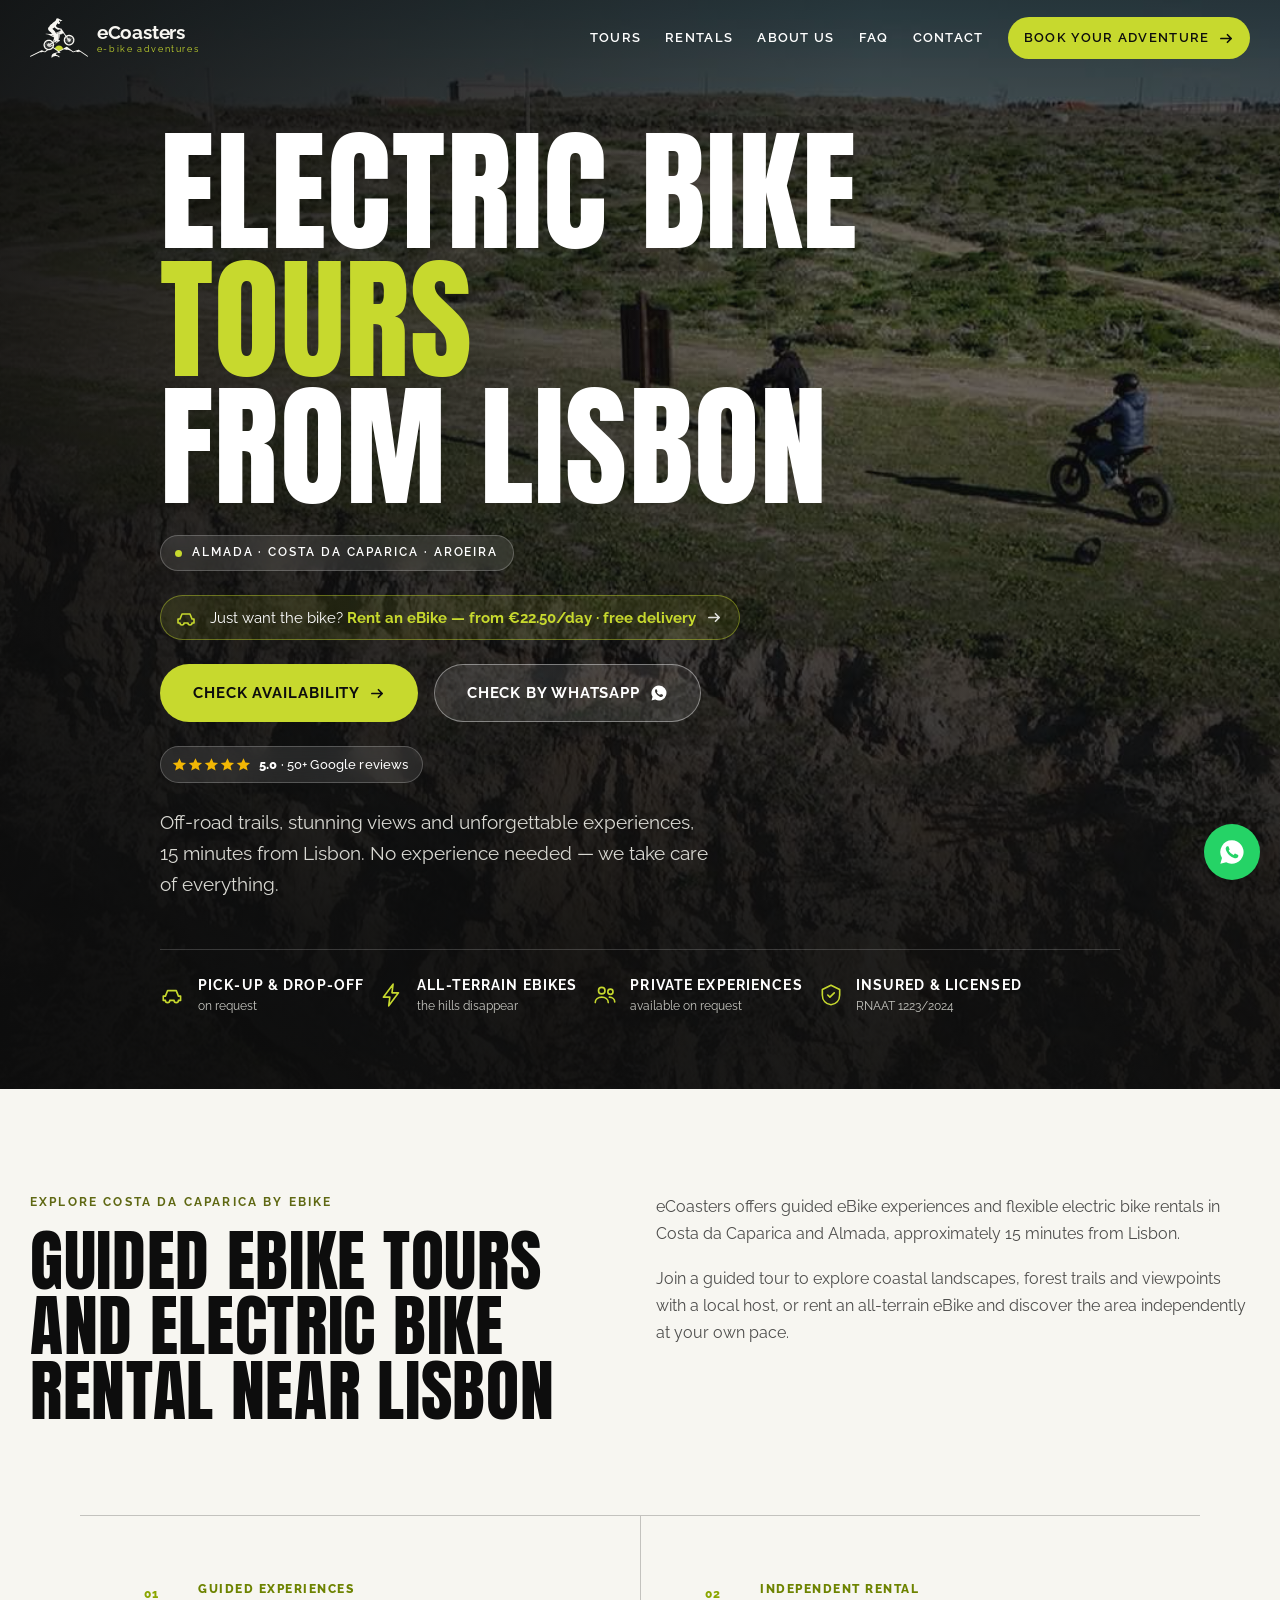
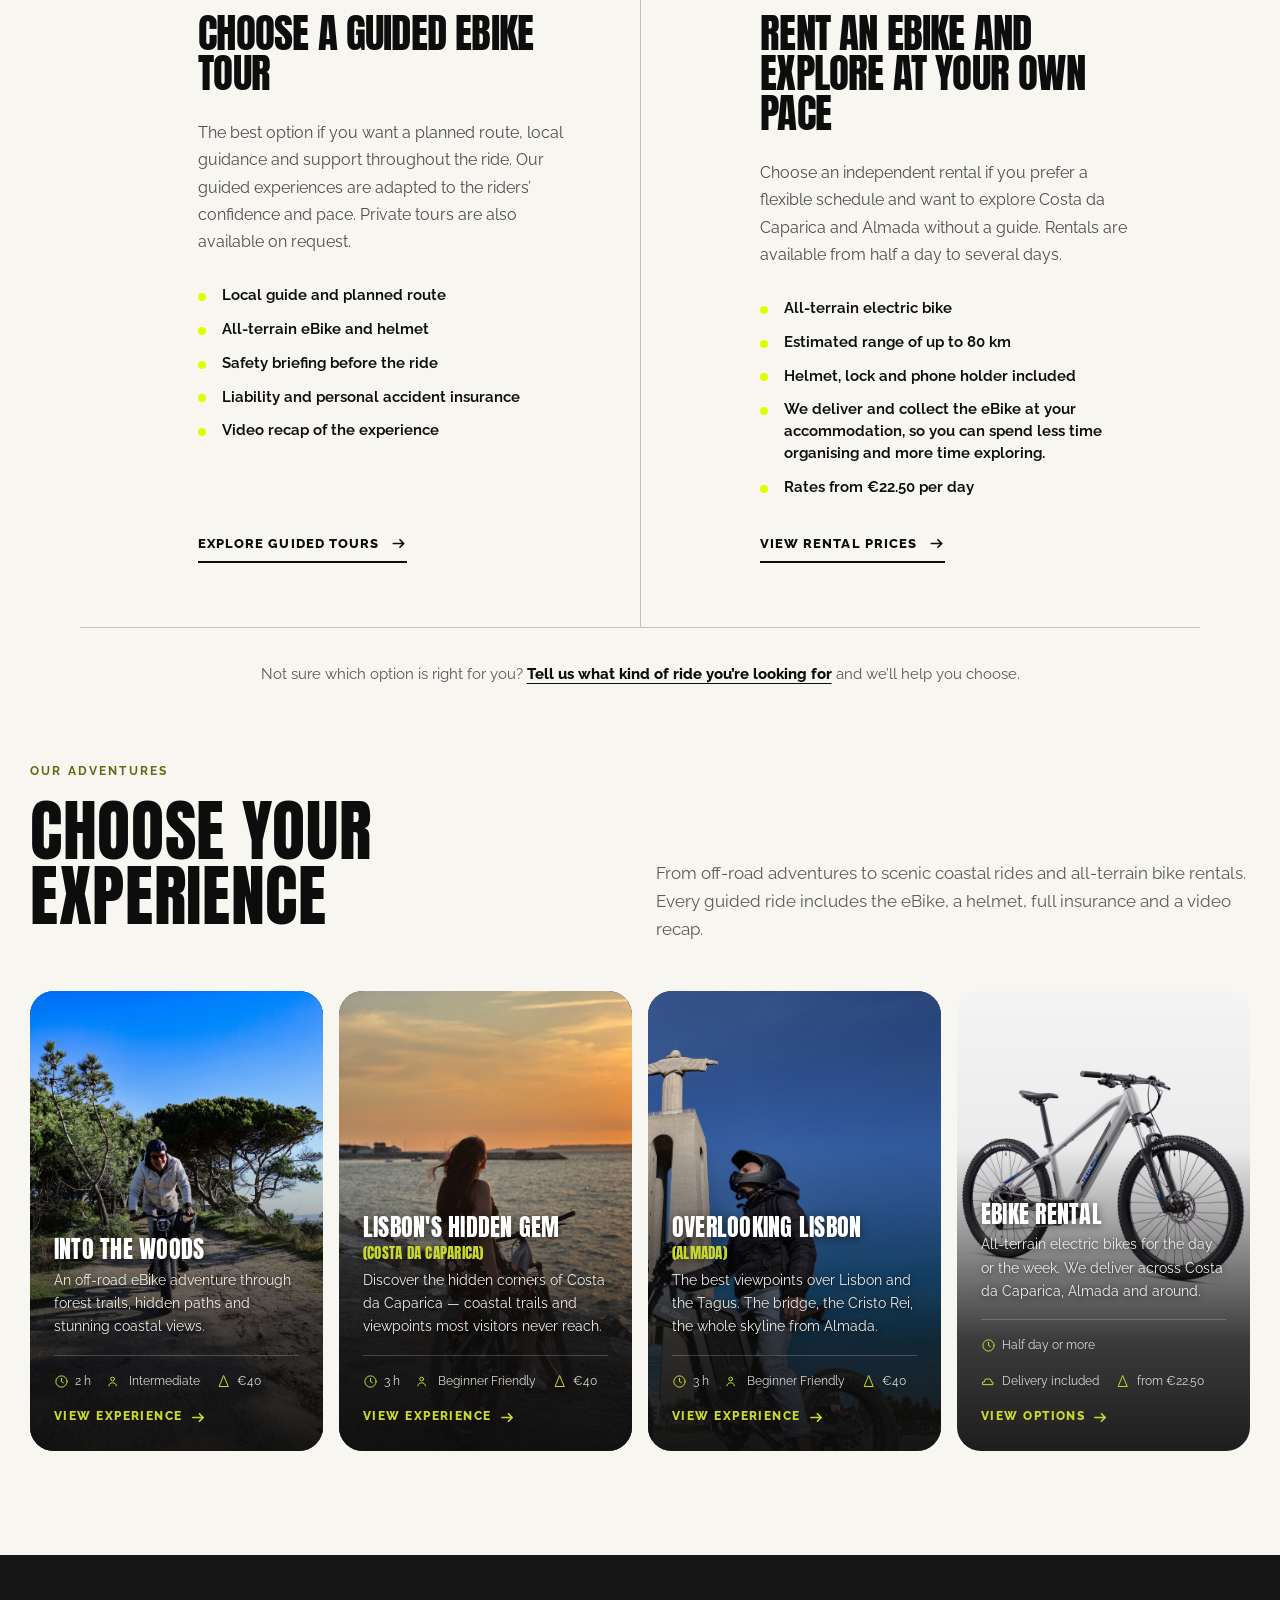
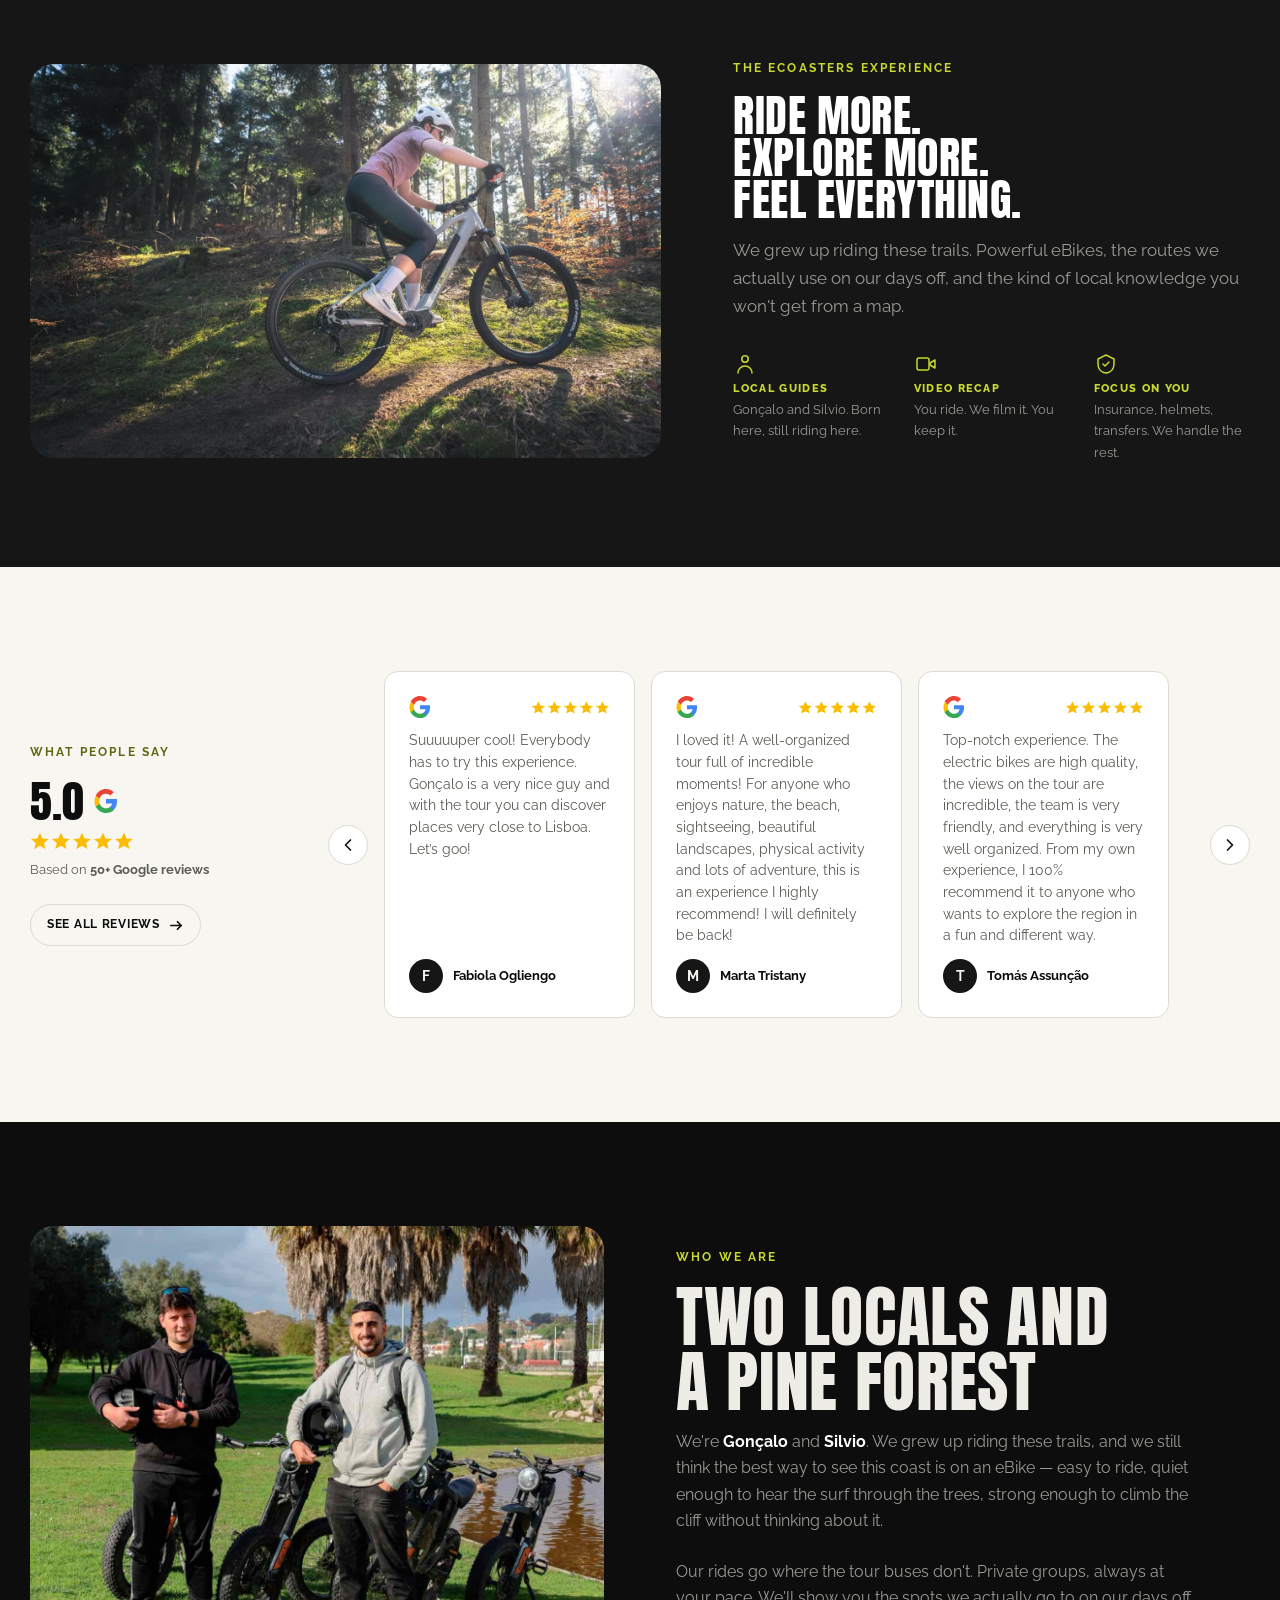
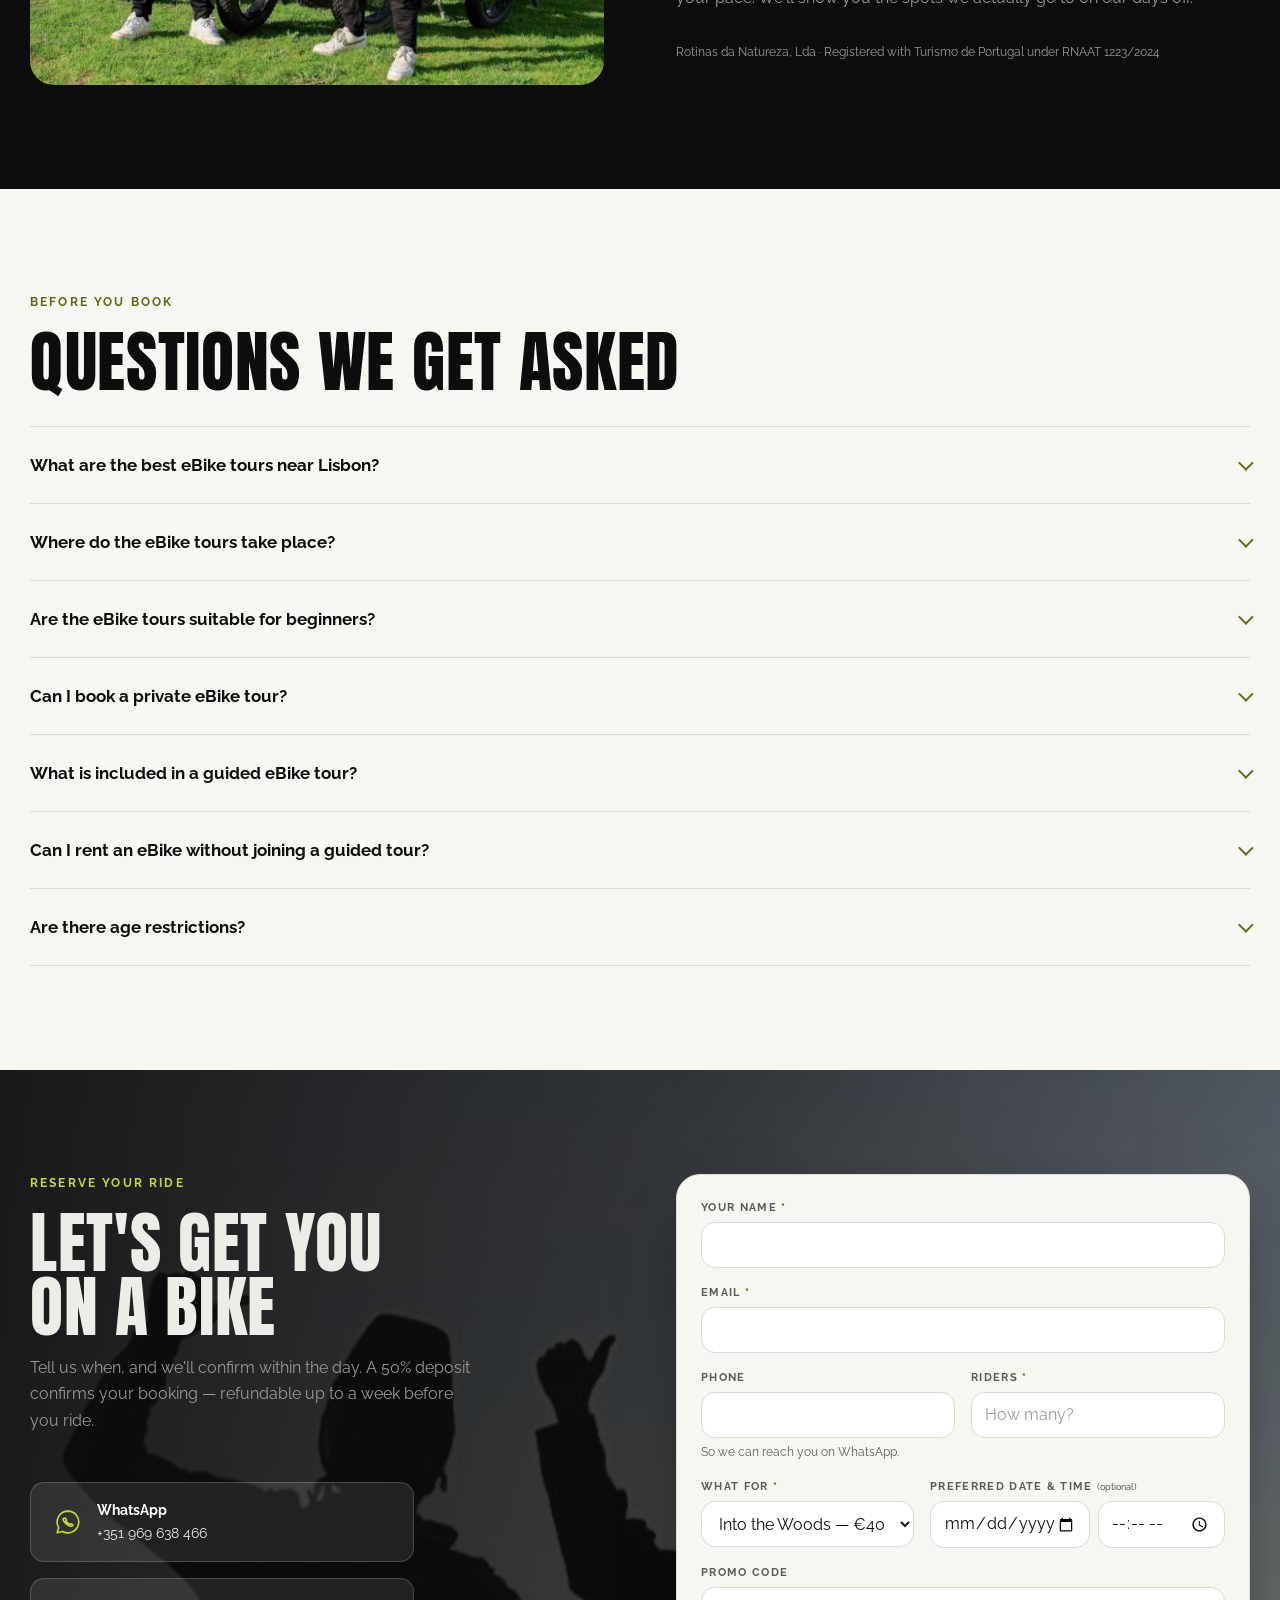
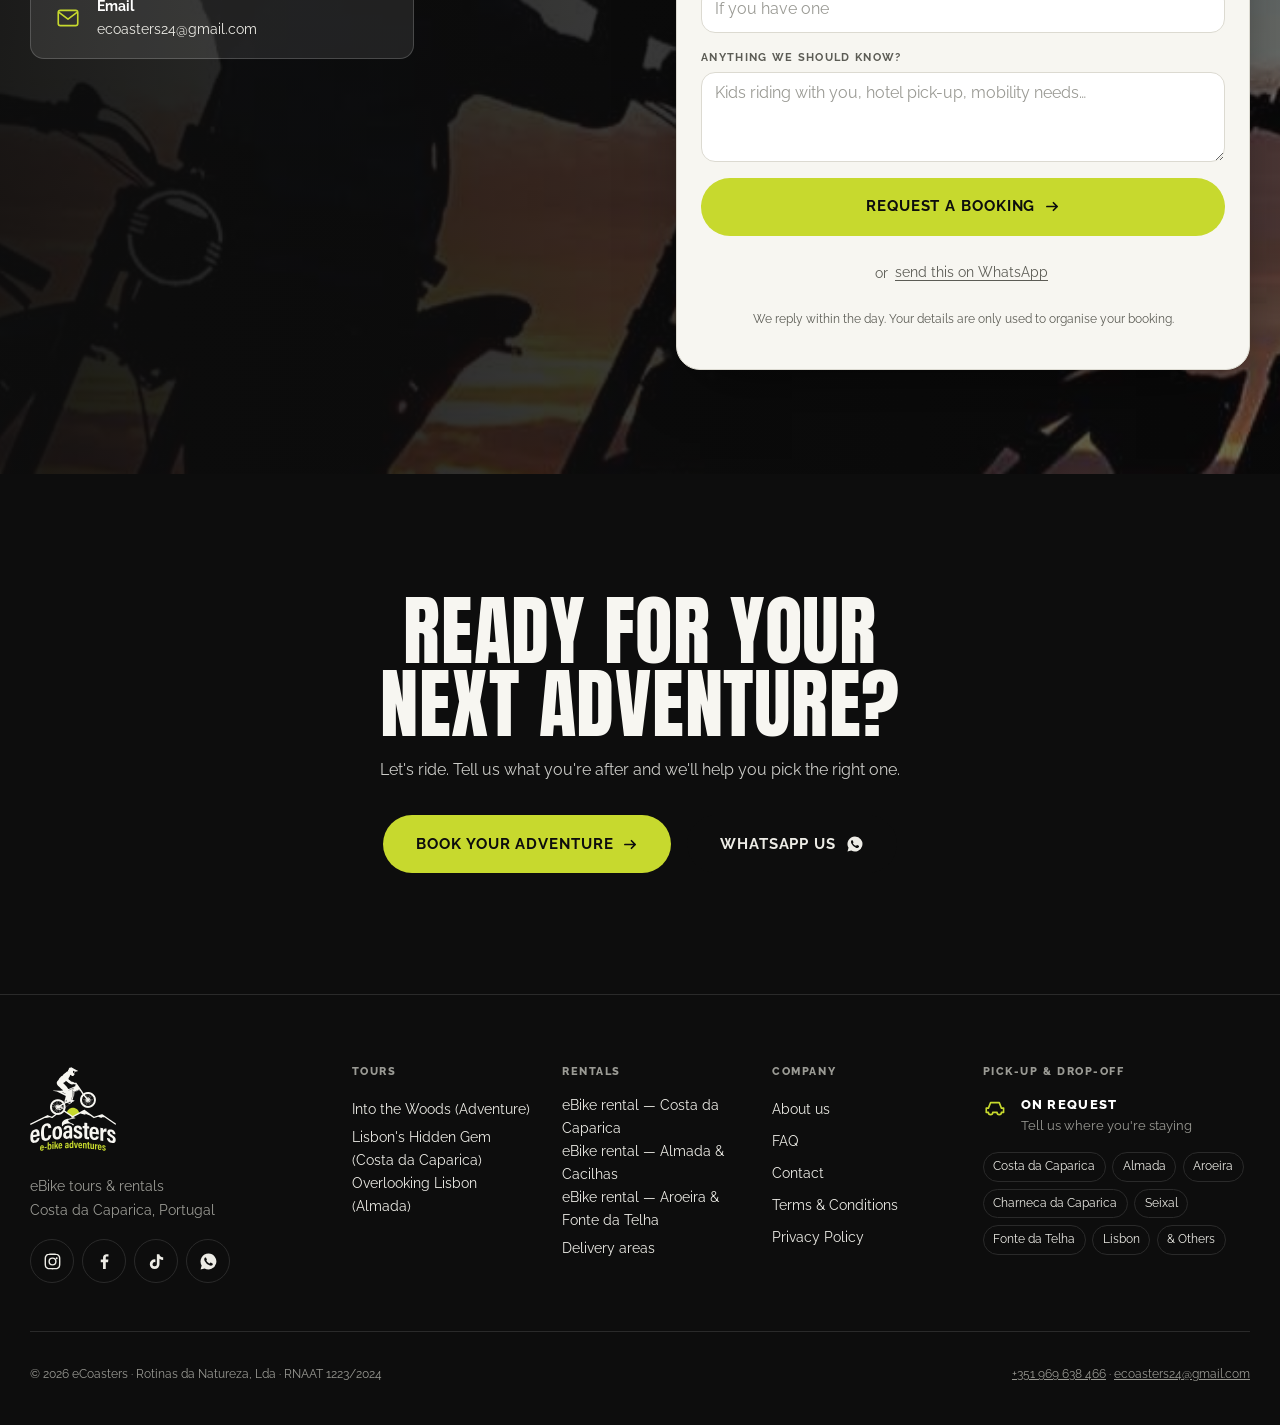
<file: about/index.html>
<!doctype html>
<html lang="en">
<head>
<meta charset="utf-8">
<meta name="viewport" content="width=device-width, initial-scale=1">
<title>About us — eCoasters</title>
<link rel="canonical" href="https://www.ecoasters.pt/">
<meta http-equiv="refresh" content="0; url=/#about">
<script>location.replace("/#about");</script>
<style>body{font-family:system-ui,-apple-system,Segoe UI,Roboto,sans-serif;background:#0D0D0D;color:#fff;display:grid;place-items:center;min-height:100vh;margin:0;text-align:center;padding:24px}a{color:#C7D92E}</style>
</head>
<body>
<p>This page has moved — taking you to <a href="/#about">eCoasters</a>…</p>
</body>
</html>
</file>
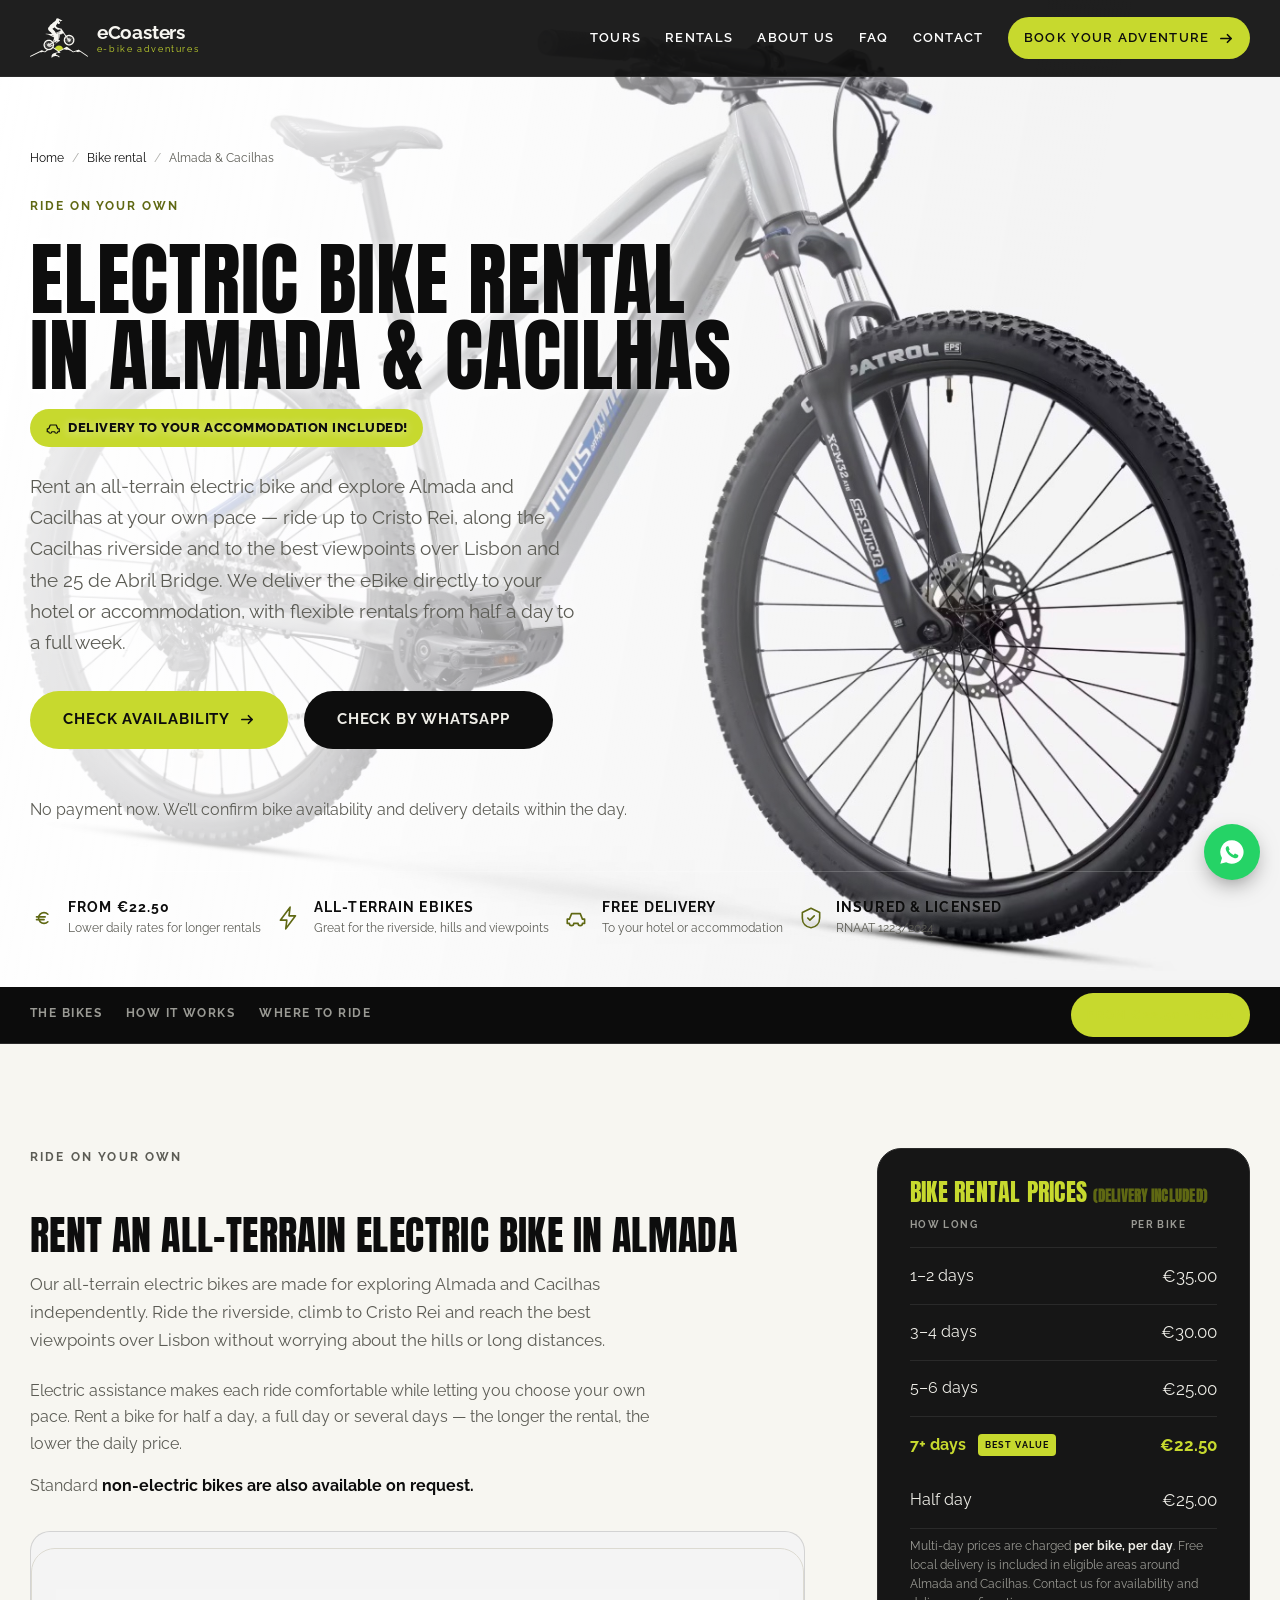
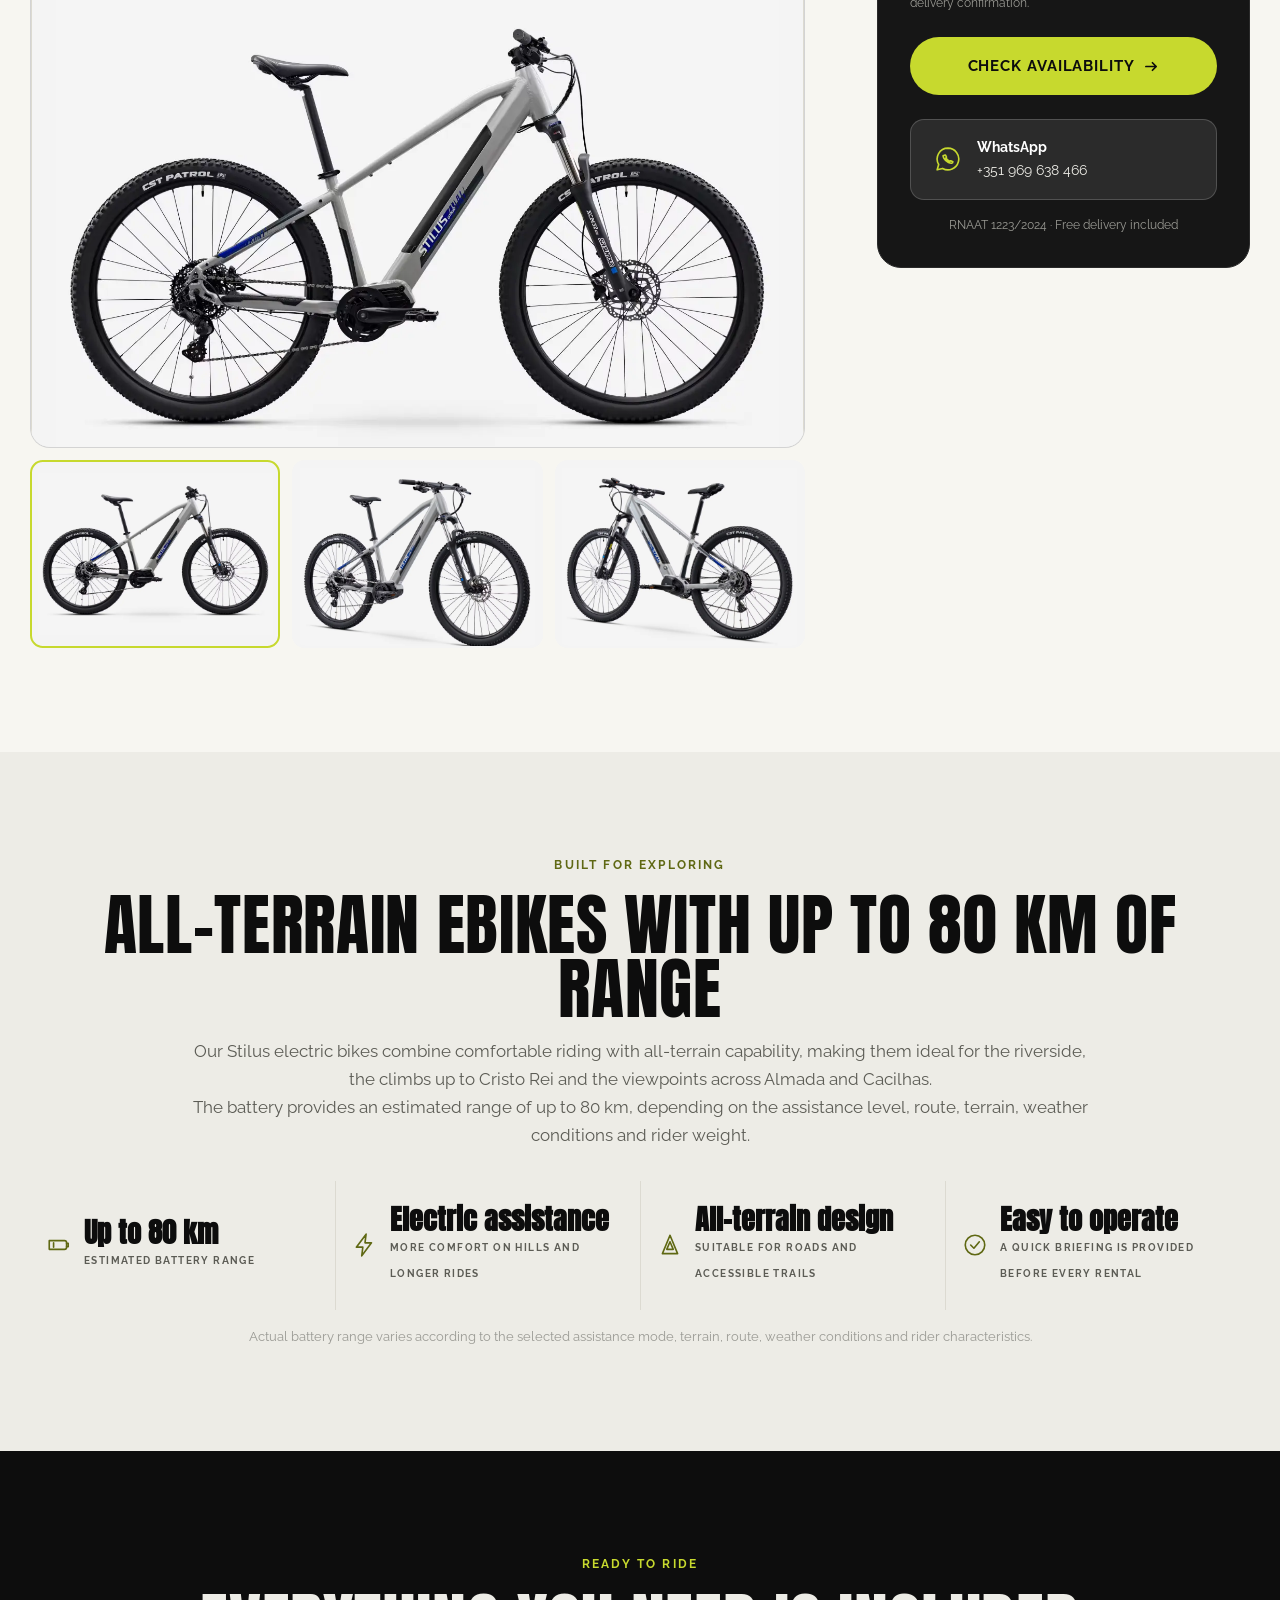
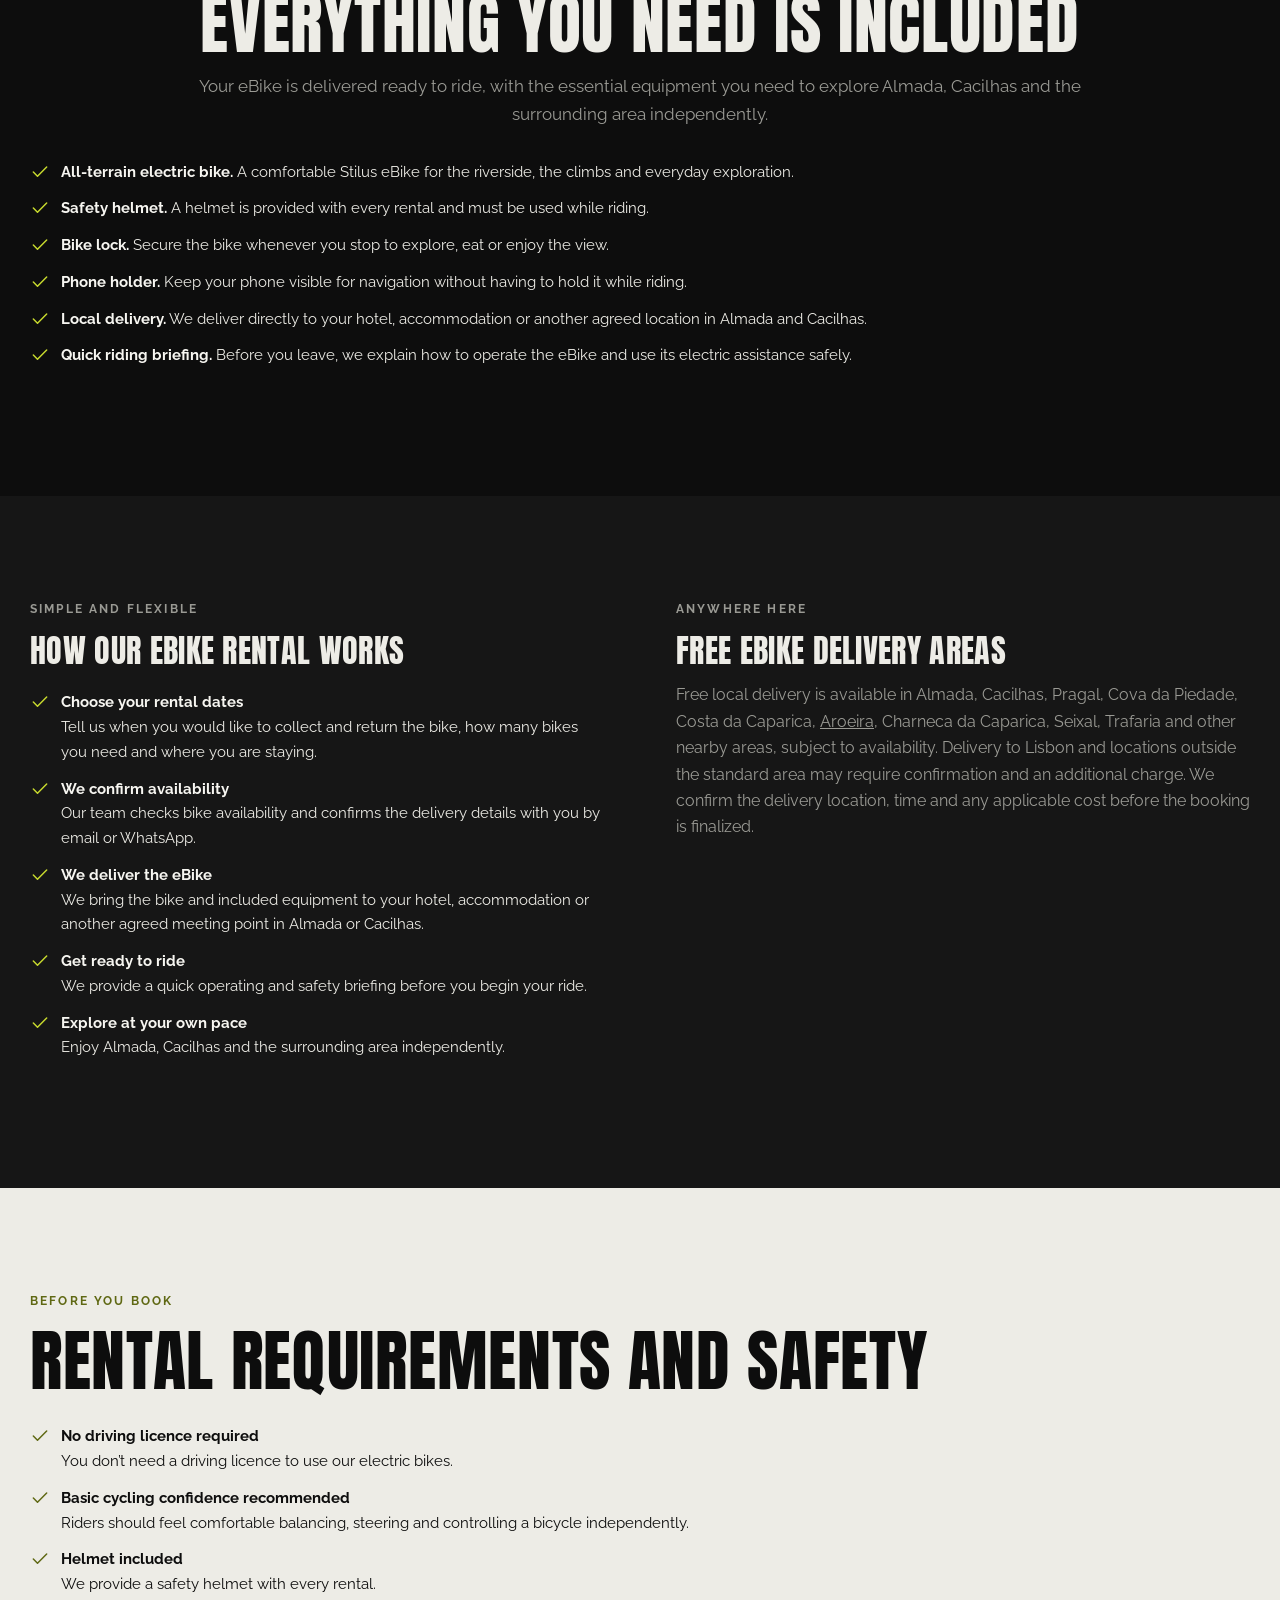
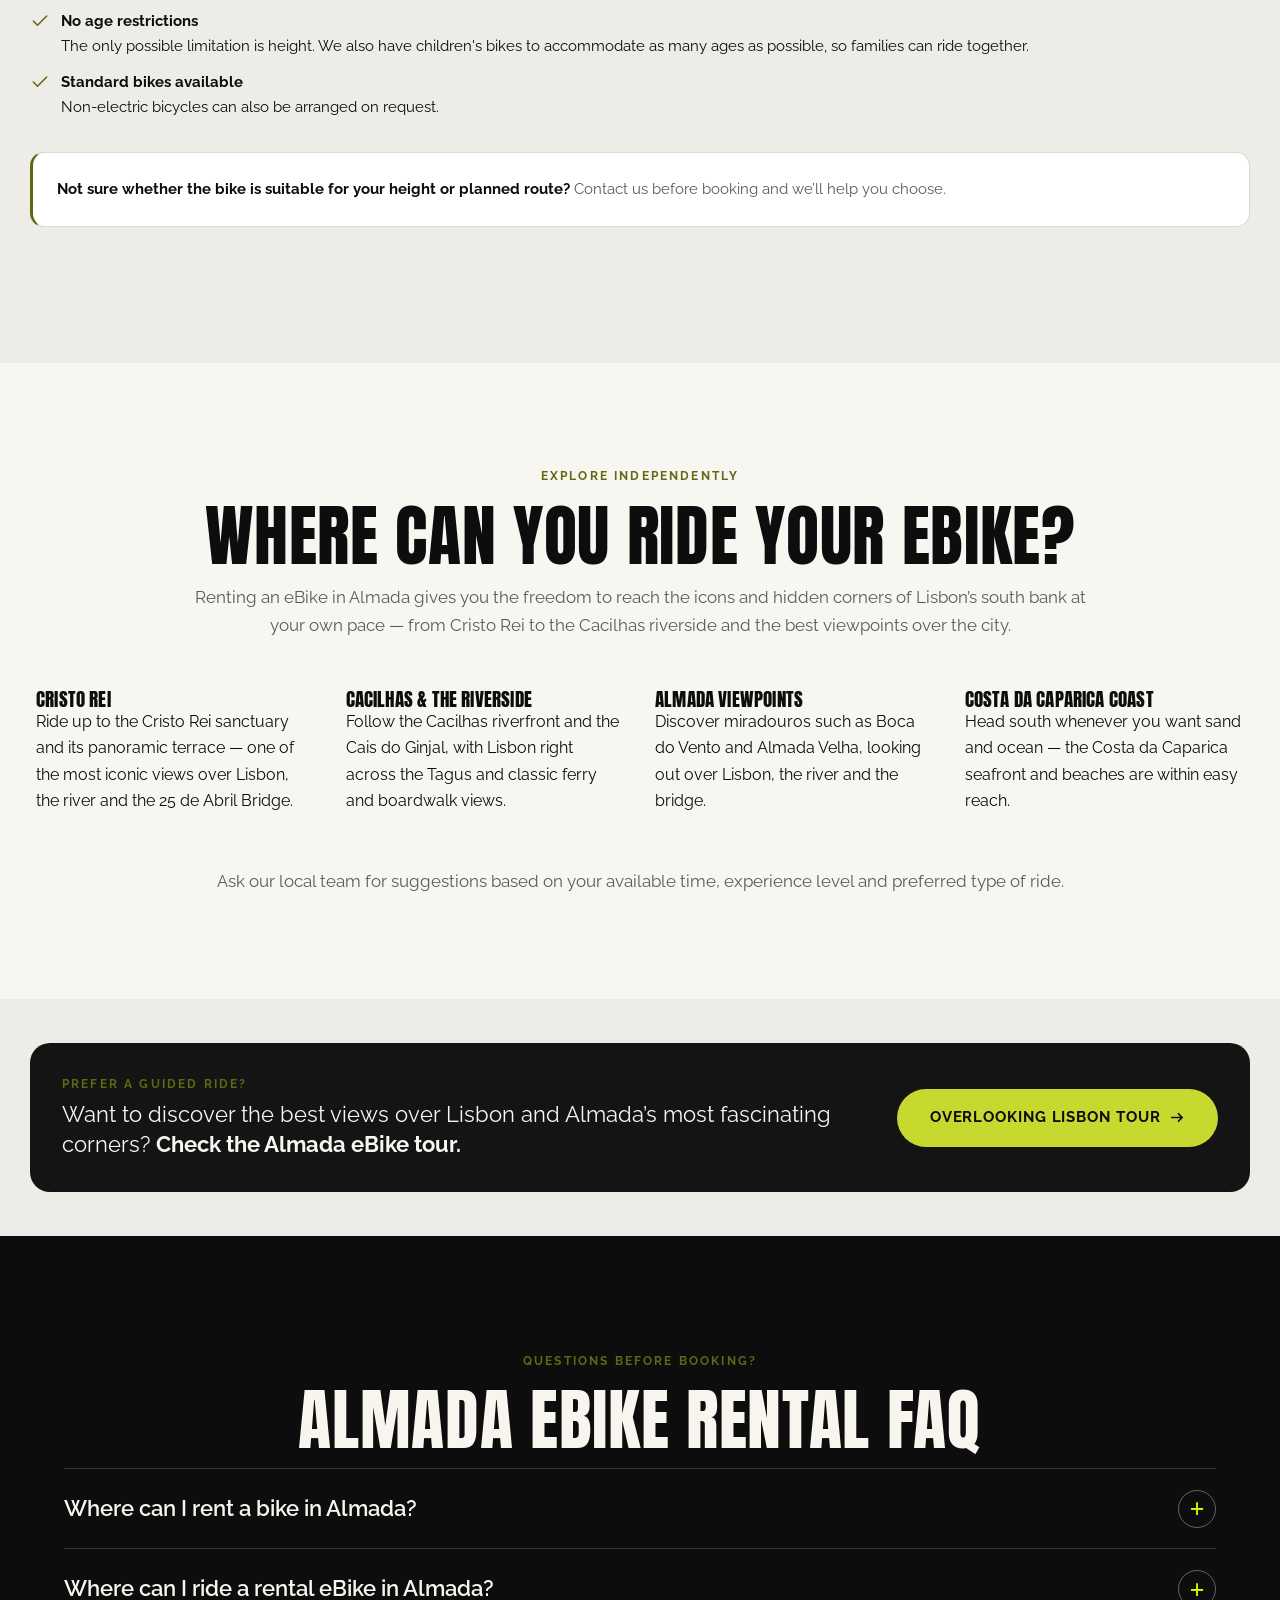
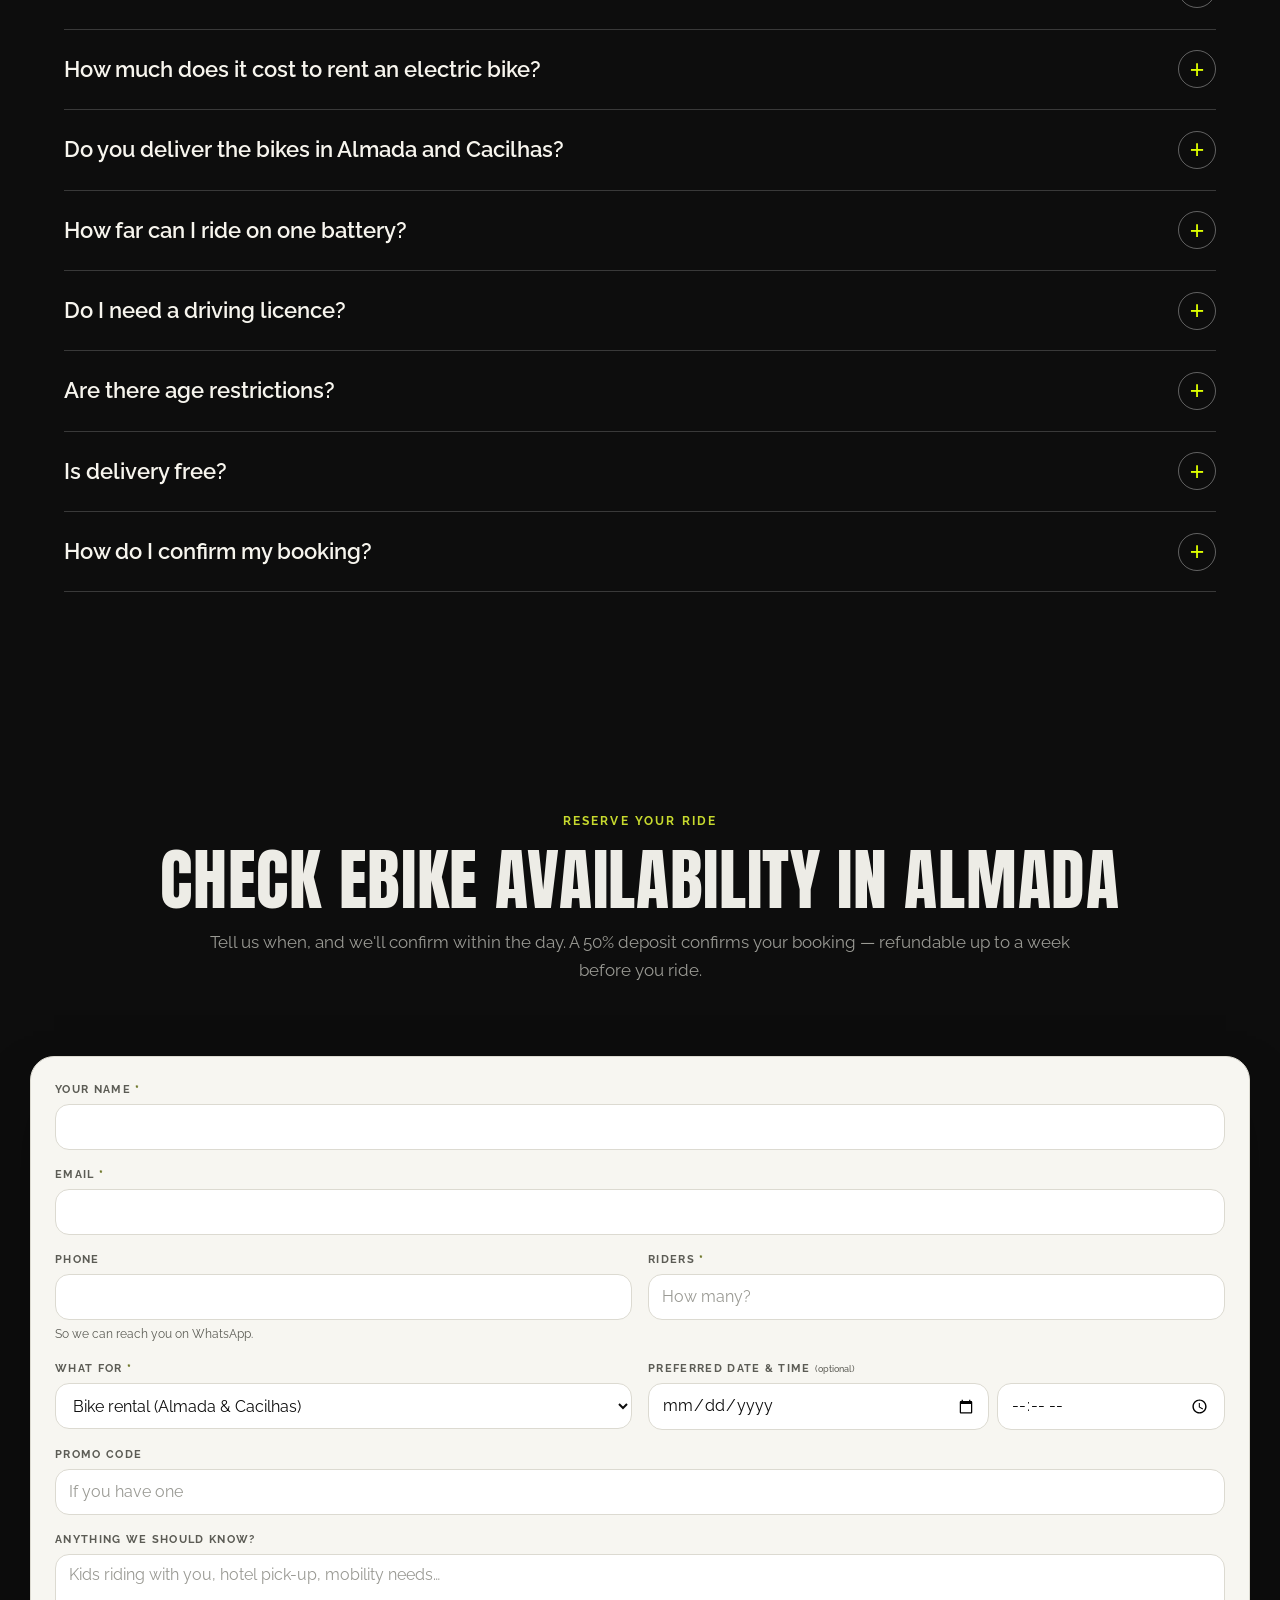
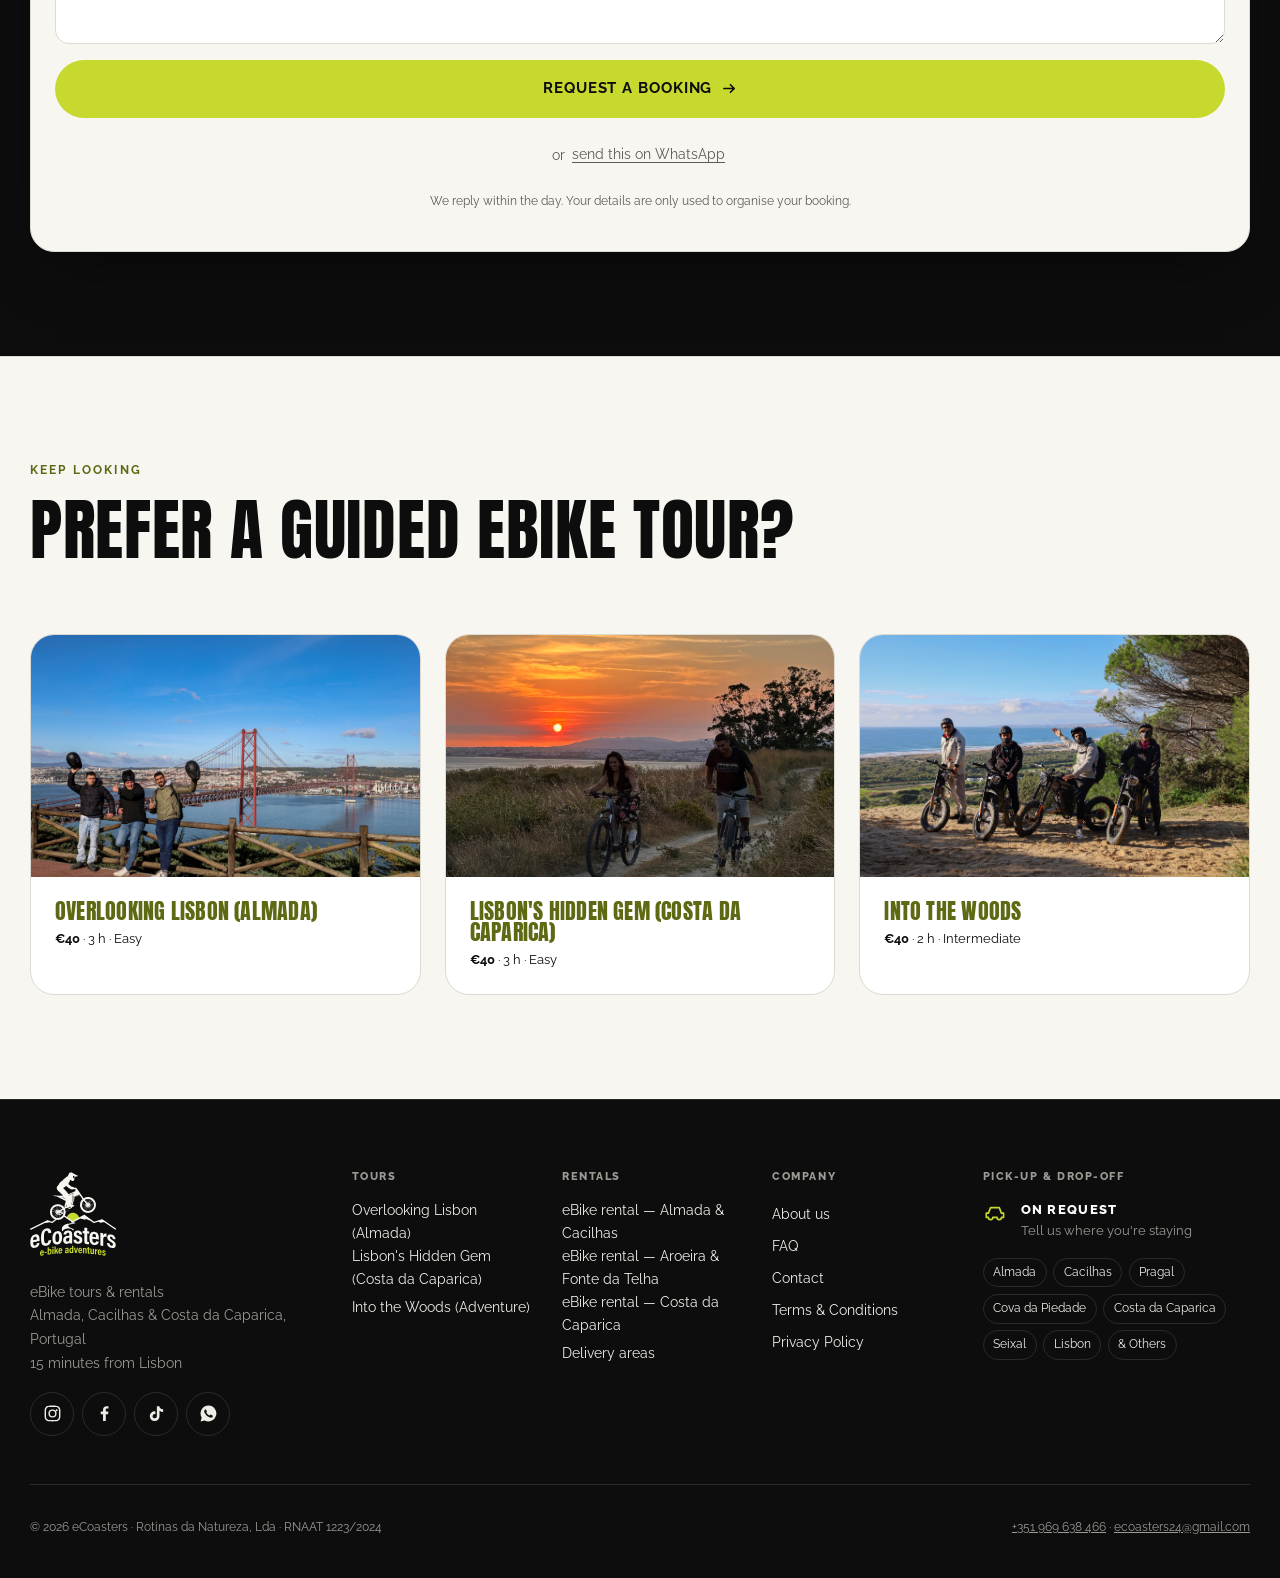
<file: bike-rental-almada/index.html>
<!doctype html>
<html lang="en">
<head>
<meta charset="utf-8">
<!-- Google Tag Manager -->
<script>(function(w,d,s,l,i){w[l]=w[l]||[];w[l].push({'gtm.start':
new Date().getTime(),event:'gtm.js'});var f=d.getElementsByTagName(s)[0],
j=d.createElement(s),dl=l!='dataLayer'?'&l='+l:'';j.async=true;j.src=
'https://www.googletagmanager.com/gtm.js?id='+i+dl;f.parentNode.insertBefore(j,f);
})(window,document,'script','dataLayer','GTM-5BCM5WX2');</script>
<!-- End Google Tag Manager -->
<meta name="viewport" content="width=device-width, initial-scale=1">
<title>Electric Bike Rental in Almada &amp; Cacilhas | eCoasters</title>
<meta name="description" content="Rent an all-terrain eBike in Almada and Cacilhas — ride to Cristo Rei, along the riverside and to the best viewpoints over Lisbon. Free local delivery, flexible rentals from €22.50/day.">
<link rel="canonical" href="https://www.ecoasters.pt/bike-rental-almada/">
<meta name="robots" content="index, follow, max-image-preview:large">
<meta name="googlebot" content="index, follow">
<meta property="og:type" content="website">
<meta property="og:site_name" content="eCoasters">
<meta property="og:locale" content="en_GB">
<meta property="og:url" content="https://www.ecoasters.pt/bike-rental-almada/">
<meta property="og:title" content="Electric Bike Rental in Almada &amp; Cacilhas · eCoasters">
<meta property="og:description" content="All-terrain eBikes with free local delivery in Almada and Cacilhas. Ride to Cristo Rei, the riverside and Lisbon viewpoints. From €22.50/day.">
<meta property="og:image" content="https://www.ecoasters.pt/assets/img/overlooking-lisbon-hero.webp">
<meta property="og:image:alt" content="Riders at an Almada viewpoint with the 25 de Abril Bridge and Lisbon across the Tagus">
<meta name="twitter:card" content="summary_large_image">
<meta name="twitter:title" content="Electric Bike Rental in Almada &amp; Cacilhas | eCoasters">
<meta name="twitter:description" content="All-terrain eBikes with free local delivery in Almada &amp; Cacilhas. Ride to Cristo Rei and Lisbon viewpoints. From €22.50/day.">
<meta name="twitter:image" content="https://www.ecoasters.pt/assets/img/overlooking-lisbon-hero.webp">
<meta name="theme-color" content="#0D0D0D">
<link rel="icon" href="/assets/brand/mark-lime.svg" type="image/svg+xml">
<link rel="apple-touch-icon" href="/assets/brand/mark-lime.svg">

<link rel="preconnect" href="https://fonts.googleapis.com">
<link rel="preconnect" href="https://fonts.gstatic.com" crossorigin>
<link rel="stylesheet" href="https://fonts.googleapis.com/css2?family=Anton&family=Raleway:wght@400;500;600;700;800&display=swap">
<link rel="stylesheet" href="/assets/styles.css?v=96">
<link rel="manifest" href="/manifest.webmanifest">

<style>
  /* Almada rental hero: bike shown small on a fully white background, dark text */
  /* White hero → the transparent white header would vanish, so keep it solid dark here. */
  .hdr { background: rgba(var(--ink-rgb), .92); border-bottom-color: var(--line-dk); }
  .phero--rental { background: #fff; }
  .phero--rental .phero__media { background-image: var(--photo); background-color: #fff; background-size: cover; background-repeat: no-repeat; background-position: center; }
  .phero--rental .phero__scrim { display: block; background: linear-gradient(100deg, rgba(255,255,255,.95) 0%, rgba(255,255,255,.78) 32%, rgba(255,255,255,.28) 58%, rgba(255,255,255,0) 78%); }
  .phero--rental .phero__in { text-shadow: 0 1px 10px rgba(255,255,255,.65); }
  .phero--rental .crumbs { color: var(--muted-lt); }
  .phero--rental .crumbs a { color: var(--ink); }
  .phero--rental .phero__tag { color: var(--lime-dk); }
  .phero--rental .phero__h { color: var(--ink); }
  .phero--rental .hero__p { color: var(--muted-lt); }
  .phero--rental .booking-note { color: var(--muted-lt); }
  .phero--rental .hstrip li { color: var(--ink); }
  .phero--rental .hstrip b { color: var(--ink); }
  .phero--rental .hstrip svg { stroke: var(--lime-dk); }
  .phero--rental .hstrip li span span { color: var(--muted-lt); }
  @media (max-width: 768px) {
    .phero--rental .phero__media { background-position: center; background-size: cover; }
    .phero--rental .phero__scrim { background: linear-gradient(180deg, rgba(255,255,255,.9) 0%, rgba(255,255,255,.76) 48%, rgba(255,255,255,.4) 74%, rgba(255,255,255,.08) 100%); }
  }

  /* Guided-tour cross-sell band */
  .tour-cta { display: flex; gap: 1.5rem; align-items: center; justify-content: space-between; flex-wrap: wrap; background: #141414; color: #F7F6F1; border-radius: 1.25rem; padding: clamp(1.25rem, 3vw, 2rem); text-decoration: none; }
  .tour-cta__t { margin: 0.35rem 0 0; font-size: clamp(1.05rem, 2.2vw, 1.35rem); line-height: 1.4; max-width: 60ch; }
  .tour-cta:hover .btn { transform: translateX(3px); }

  /* Rental bike image gallery */
  .bike-gallery { width: 100%; margin-top: 2rem; }
  .bike-gallery__stage { display: grid; place-items: center; width: 100%; aspect-ratio: 3 / 2; margin: 0; overflow: hidden; border: 1px solid rgba(13, 13, 13, 0.14); border-radius: 1.25rem; background: #f4f4f4; }
  .bike-gallery__stage img { display: block; width: 100%; height: 100%; padding: clamp(0.5rem, 2vw, 1.5rem); object-fit: contain; }
  .bike-gallery__thumbs { display: grid; grid-template-columns: repeat(3, minmax(0, 1fr)); gap: 0.75rem; margin-top: 0.75rem; }
  .bike-gallery__thumb { display: grid; place-items: center; min-width: 0; aspect-ratio: 4 / 3; padding: 0.35rem; overflow: hidden; border: 2px solid transparent; border-radius: 0.8rem; background: #f4f4f4; cursor: pointer; transition: border-color 180ms ease, transform 180ms ease; }
  .bike-gallery__thumb:hover { transform: translateY(-2px); }
  .bike-gallery__thumb[aria-pressed="true"] { border-color: var(--lime, #d8f000); }
  .bike-gallery__thumb:focus-visible { outline: 3px solid var(--lime, #d8f000); outline-offset: 3px; }
  .bike-gallery__thumb img { display: block; width: 100%; height: 100%; object-fit: contain; pointer-events: none; }

  #where-to-ride > .wrap { width: min(calc(100% - 2rem), 1600px); max-width: 1600px; margin-inline: auto; }
  #where-to-ride .ride-ideas { display: grid; grid-template-columns: repeat(4, minmax(0, 1fr)); width: 100%; max-width: 100%; }
  #where-to-ride .ride-ideas > article { min-width: 0; }
  @media (max-width: 900px) { #where-to-ride .ride-ideas { grid-template-columns: repeat(2, minmax(0, 1fr)); } }
  @media (max-width: 600px) {
    .bike-gallery__stage { aspect-ratio: 1 / 1; }
    .bike-gallery__thumbs { gap: 0.5rem; }
    #where-to-ride > .wrap { width: min(calc(100% - 1.5rem), 1600px); }
    #where-to-ride .ride-ideas { grid-template-columns: 1fr; }
  }
</style>

<script>
  document.documentElement.classList.add('js');
  setTimeout(function () {
    if (!window.__ecoastersReady) document.documentElement.classList.remove('js');
  }, 2500);
</script>

<script type="application/ld+json">
{
 "@context": "https://schema.org",
 "@graph": [
  {
   "@type": ["LocalBusiness", "TouristInformationCenter"],
   "@id": "https://www.ecoasters.pt/#org",
   "name": "eCoasters",
   "legalName": "Rotinas da Natureza, Lda",
   "url": "https://www.ecoasters.pt/",
   "telephone": "+351969638466",
   "email": "ecoasters24@gmail.com",
   "image": "https://www.ecoasters.pt/assets/img/overlooking-lisbon-hero.webp",
   "logo": "https://www.ecoasters.pt/assets/brand/logo-full-lime.svg",
   "priceRange": "€€",
   "currenciesAccepted": "EUR",
   "slogan": "Ride more. Explore more. Feel everything.",
   "description": "Guided electric bike tours and all-terrain eBike rentals in Almada, Cacilhas and Costa da Caparica, 15 minutes from Lisbon. RNAAT 1223/2024.",
   "address": {
    "@type": "PostalAddress",
    "addressLocality": "Almada",
    "addressRegion": "Almada",
    "postalCode": "2800",
    "addressCountry": "PT"
   },
   "geo": { "@type": "GeoCoordinates", "latitude": "38.6790", "longitude": "-9.1569" },
   "areaServed": [
    { "@type": "Place", "name": "Almada" },
    { "@type": "Place", "name": "Cacilhas" },
    { "@type": "Place", "name": "Pragal" },
    { "@type": "Place", "name": "Cova da Piedade" },
    { "@type": "Place", "name": "Almada Velha" },
    { "@type": "Place", "name": "Costa da Caparica" },
    { "@type": "Place", "name": "Charneca da Caparica" },
    { "@type": "Place", "name": "Trafaria" },
    { "@type": "Place", "name": "Seixal" },
    { "@type": "Place", "name": "Lisbon" }
   ],
   "knowsLanguage": ["pt", "en", "es"],
   "sameAs": [
    "https://www.instagram.com/ecoasters.tours",
    "https://www.facebook.com/people/ECoasters-Electric-Bike-Tours/61570017095799/",
    "https://www.tiktok.com/@ecoasters",
    "https://share.google/gUtsCcXPfASTYaQZ6"
   ],
   "aggregateRating": { "@type": "AggregateRating", "ratingValue": "5.0", "reviewCount": "50", "bestRating": "5", "worstRating": "1" }
  },
  {
   "@type": "Product",
   "@id": "https://www.ecoasters.pt/bike-rental-almada/#product",
   "name": "All-terrain electric bike rental — Almada & Cacilhas",
   "description": "Rent an all-terrain electric bike in Almada and Cacilhas. Ride up to Cristo Rei, along the Cacilhas riverside and to the best viewpoints over Lisbon and the 25 de Abril Bridge. Free local delivery to your accommodation. From €22.50/day. Standard bikes on request.",
   "image": "https://www.ecoasters.pt/assets/img/overlooking-lisbon-hero.webp",
   "brand": { "@id": "https://www.ecoasters.pt/#org" },
   "offers": {
    "@type": "AggregateOffer",
    "lowPrice": "22.50",
    "highPrice": "35.00",
    "priceCurrency": "EUR",
    "offerCount": "5",
    "availability": "https://schema.org/InStock",
    "url": "https://www.ecoasters.pt/bike-rental-almada/#book",
    "areaServed": [
     { "@type": "Place", "name": "Almada" },
     { "@type": "Place", "name": "Cacilhas" },
     { "@type": "Place", "name": "Pragal" },
     { "@type": "Place", "name": "Cova da Piedade" },
     { "@type": "Place", "name": "Costa da Caparica" },
     { "@type": "Place", "name": "Charneca da Caparica" },
     { "@type": "Place", "name": "Trafaria" },
     { "@type": "Place", "name": "Seixal" },
     { "@type": "Place", "name": "Lisbon" }
    ],
    "seller": { "@id": "https://www.ecoasters.pt/#org" }
   }
  },
  {
   "@type": "BreadcrumbList",
   "itemListElement": [
    { "@type": "ListItem", "position": 1, "name": "Home", "item": "https://www.ecoasters.pt/" },
    { "@type": "ListItem", "position": 2, "name": "Bike rental", "item": "https://www.ecoasters.pt/electric-bike-rental/" },
    { "@type": "ListItem", "position": 3, "name": "Almada & Cacilhas", "item": "https://www.ecoasters.pt/bike-rental-almada/" }
   ]
  },
  {
   "@type": "FAQPage",
   "@id": "https://www.ecoasters.pt/bike-rental-almada/#faq",
   "mainEntity": [
    {
     "@type": "Question",
     "name": "Where can I rent a bike in Almada?",
     "acceptedAnswer": { "@type": "Answer", "text": "eCoasters rents all-terrain electric bikes across Almada and Cacilhas. We deliver the bike to the location you request — your hotel, accommodation or another agreed meeting point — and collect it there afterwards, so there is no shop to visit." }
    },
    {
     "@type": "Question",
     "name": "Where can I ride a rental eBike in Almada?",
     "acceptedAnswer": { "@type": "Answer", "text": "From Almada and Cacilhas you can ride up to the Cristo Rei sanctuary and its panoramic terrace, follow the Cacilhas riverside with Lisbon across the Tagus, and reach viewpoints looking over Lisbon and the 25 de Abril Bridge. You can also continue south to the Costa da Caparica coast." }
    },
    {
     "@type": "Question",
     "name": "How much does it cost to rent an electric bike in Almada?",
     "acceptedAnswer": { "@type": "Answer", "text": "Half-day rental costs €25 per bike. Full-day rates start at €35 per bike and decrease for longer rentals, reaching €22.50 per bike, per day, for rentals of seven days or more." }
    },
    {
     "@type": "Question",
     "name": "Do you deliver the bikes in Almada and Cacilhas?",
     "acceptedAnswer": { "@type": "Answer", "text": "Yes. We arrange free local delivery to hotels, accommodation and agreed meeting points in Almada, Cacilhas, Pragal, Cova da Piedade, Costa da Caparica and surrounding areas. Delivery to Lisbon, Seixal and other locations may be available on request." }
    },
    {
     "@type": "Question",
     "name": "How far can I ride on one battery?",
     "acceptedAnswer": { "@type": "Answer", "text": "The estimated battery range is up to 80 km. Actual range depends on the assistance level, terrain, hills, weather conditions and rider weight." }
    },
    {
     "@type": "Question",
     "name": "Do I need a driving licence to rent an eBike?",
     "acceptedAnswer": { "@type": "Answer", "text": "No driving licence is required. Riders should have basic cycling confidence and be able to control a bicycle independently. A helmet and a quick safety briefing are included." }
    },
    {
     "@type": "Question",
     "name": "Are there age restrictions?",
     "acceptedAnswer": { "@type": "Answer", "text": "There are no age restrictions. The only possible limitation is height: riders must be tall enough to safely fit and control the bike. We also have children's bikes to accommodate as many ages as possible, so families can ride together." }
    }
   ]
  }
 ]
}
</script>
</head>
<body>
<!-- Google Tag Manager (noscript) -->
<noscript><iframe src="https://www.googletagmanager.com/ns.html?id=GTM-5BCM5WX2"
height="0" width="0" style="display:none;visibility:hidden"></iframe></noscript>
<!-- End Google Tag Manager (noscript) -->
<a class="skip" href="#main">Skip to main content</a>

<header class="hdr" id="hdr">
  <div class="hdr__in">
    <a class="brand" href="/#top" aria-label="eCoasters — home">
      <img class="brand__mark" src="/assets/brand/mark-lime.svg" alt="" width="308" height="212" decoding="async">
      <span class="brand__txt">
        <span class="brand__word">eCoasters</span>
        <span class="brand__sub">e-bike adventures</span>
      </span>
    </a>
    <nav class="nav" id="nav" aria-label="Primary">
      <a href="/tours/">Tours</a>
      <a href="/electric-bike-rental/">Rentals</a>
      <a href="/#about">About us</a>
      <a href="/#faq">FAQ</a>
      <a href="/#contact">Contact</a>
      <a class="btn btn--lime btn--sm" href="/#book">Book your adventure <svg class="ico-arr" viewBox="0 0 16 16" aria-hidden="true"><path d="M2 8h11M9 4l4 4-4 4"/></svg></a>
    </nav>
    <button class="burger" id="burger" aria-expanded="false" aria-controls="nav" aria-label="Open menu">
      <span></span><span></span><span></span>
    </button>
  </div>
</header>

<main id="main">

<section class="phero phero--rental">
  <div class="phero__media media" style="--photo:url('/assets/img/rental-bike.jpg')" role="img"
       aria-label="Stilus all-terrain electric rental bike available in Almada and Cacilhas"></div>
  <div class="phero__scrim" aria-hidden="true"></div>
  <div class="phero__in wrap">
    <nav class="crumbs" aria-label="Breadcrumb"><a href="/">Home</a><span>/</span><a href="/electric-bike-rental/">Bike rental</a><span>/</span>Almada &amp; Cacilhas</nav>
    <p class="phero__tag">Ride on your own</p>
    <h1 class="phero__h">Electric Bike Rental in Almada &amp; Cacilhas</h1>
    <p class="phero__badge"><svg viewBox="0 0 24 24" aria-hidden="true"><path d="M3 13h2l2-5h8l2 5h2v4h-2a2 2 0 1 1-4 0H9a2 2 0 1 1-4 0H3z"/></svg> Delivery to your accommodation included!</p>
    <p class="hero__p">Rent an all-terrain electric bike and explore Almada and Cacilhas at your own
      pace — ride up to Cristo Rei, along the Cacilhas riverside and to the best viewpoints over
      Lisbon and the 25 de Abril Bridge. We deliver the eBike directly to your hotel or
      accommodation, with flexible rentals from half a day to a full week.</p>
    <div class="hero__cta" style="margin-top:1.5rem">
      <a class="btn btn--lime btn--lg" href="#book">Check availability
        <svg class="ico-arr" viewBox="0 0 16 16" aria-hidden="true"><path d="M2 8h11M9 4l4 4-4 4"/></svg></a>
      <a class="btn btn--dark btn--lg" href="https://wa.me/351969638466">Check by WhatsApp <svg viewBox="0 0 24 24" aria-hidden="true"><path d="M12 2a10 10 0 0 0-8.6 15.1L2 22l5-1.3A10 10 0 1 0 12 2zm5.3 14.1c-.2.6-1.3 1.2-1.8 1.2-.5.1-1 .1-1.7-.1a11 11 0 0 1-6.4-5.6c-.5-.9-.8-1.8-.8-2.6 0-.9.5-1.4.7-1.6.2-.2.5-.3.7-.3h.5c.2 0 .4 0 .6.5l.8 2c.1.2 0 .4-.1.5l-.4.5c-.1.2-.3.3-.1.6a8 8 0 0 0 3.7 3.2c.3.1.5.1.6-.1l.7-.8c.2-.2.3-.2.6-.1l2 1c.3.1.4.2.5.3z"/></svg></a>
    </div>
    <p class="booking-note">No payment now. We’ll confirm bike availability and delivery details within the day.</p>
    <ul class="hstrip">
      <li><svg viewBox="0 0 24 24" aria-hidden="true"><path d="M16.5 8.5a5 5 0 1 0 0 7M6 11h8M6 13.5h7"/></svg><span><b>From €22.50</b><span>Lower daily rates for longer rentals</span></span></li>
      <li><svg viewBox="0 0 24 24" aria-hidden="true"><path d="M13 2 4 14h6l-1 8 9-12h-6z"/></svg><span><b>All-terrain eBikes</b><span>Great for the riverside, hills and viewpoints</span></span></li>
      <li><svg viewBox="0 0 24 24" aria-hidden="true"><path d="M3 13h2l2-5h8l2 5h2v4h-2a2 2 0 1 1-4 0H9a2 2 0 1 1-4 0H3z"/></svg><span><b>Free delivery</b><span>To your hotel or accommodation</span></span></li>
      <li><svg viewBox="0 0 24 24" aria-hidden="true"><path d="M12 3 4 7v5c0 5 3.4 8.4 8 9 4.6-.6 8-4 8-9V7z"/><path d="m9 12 2 2 4-4"/></svg><span><b>Insured &amp; licensed</b><span>RNAAT 1223/2024</span></span></li>
    </ul>
  </div>
</section>

<nav class="subnav" id="subnav" aria-label="On this page">
  <div class="wrap subnav__in">
      <a href="#ride">The bikes</a>
      <a href="#included">How it works</a>
      <a href="#where-to-ride">Where to ride</a>
    <a class="btn btn--lime btn--sm subnav__cta" href="#book">From €22.50 · Book</a>
  </div>
</nav>

<section class="sec sec--bone" id="ride">
  <div class="wrap detail">
    <div class="prose reveal">
      <p class="eyebrow">Ride on your own</p>
      <h2>Rent an All-Terrain Electric Bike in Almada</h2>
      <p class="sec__lede" style="margin-bottom:1.5rem">Our all-terrain electric bikes are made for exploring Almada and Cacilhas
        independently. Ride the riverside, climb to Cristo Rei and reach the best viewpoints over Lisbon
        without worrying about the hills or long distances.</p>
      <p>Electric assistance makes each ride comfortable while letting you choose your own pace. Rent a
        bike for half a day, a full day or several days — the longer the rental, the lower the daily price.</p>
      <p>Standard <strong>non-electric bikes are also available on request.</strong></p>
      <div class="bike-gallery" data-bike-gallery>
        <figure class="bike-gallery__stage">
          <img class="rental-shot" data-bike-main src="/assets/img/rental-bike-side.webp" width="1396" height="958"
               alt="Stilus all-terrain electric rental bike, full side view" loading="lazy" decoding="async">
        </figure>
        <div class="bike-gallery__thumbs" role="group" aria-label="Choose a bike view">
          <button class="bike-gallery__thumb" type="button" aria-pressed="true"
                  data-src="/assets/img/rental-bike-side.webp" data-width="1396" data-height="958"
                  data-alt="Stilus all-terrain electric rental bike, full side view"
                  aria-label="Show side view of the electric bike">
            <img src="/assets/img/rental-bike-side.webp" width="1396" height="958" alt="" loading="lazy" decoding="async">
          </button>
          <button class="bike-gallery__thumb" type="button" aria-pressed="false"
                  data-src="/assets/img/rental-bike-front.webp" data-width="1392" data-height="1142"
                  data-alt="Stilus all-terrain electric rental bike viewed from the front"
                  aria-label="Show front view of the electric bike">
            <img src="/assets/img/rental-bike-front.webp" width="1392" height="1142" alt="" loading="lazy" decoding="async">
          </button>
          <button class="bike-gallery__thumb" type="button" aria-pressed="false"
                  data-src="/assets/img/rental-bike-rear.webp" data-width="1396" data-height="1088"
                  data-alt="Stilus all-terrain electric rental bike viewed from the rear"
                  aria-label="Show rear view of the electric bike">
            <img src="/assets/img/rental-bike-rear.webp" width="1396" height="1088" alt="" loading="lazy" decoding="async">
          </button>
        </div>
      </div>
    </div>

    <aside class="buy reveal">
      <table class="rates">
        <h2>Bike rental prices <span style="font-size:.58em;font-weight:700;color:var(--lime-dk);white-space:nowrap">(Delivery included)</span></h2>
        <thead><tr><th scope="col">How long</th><th scope="col">Per bike</th></tr></thead>
        <tbody>
          <tr><th scope="row">1–2 days</th><td class="num">€35.00</td></tr>
          <tr><th scope="row">3–4 days</th><td class="num">€30.00</td></tr>
          <tr><th scope="row">5–6 days</th><td class="num">€25.00</td></tr>
          <tr class="rates__best"><th scope="row">7+ days <span class="rates__badge">Best value</span></th><td class="num">€22.50</td></tr>
          <tr><th scope="row">Half day</th><td class="num">€25.00</td></tr>
        </tbody>
      </table>
      <p class="rates__note">Multi-day prices are charged <strong>per bike, per day</strong>. Free local delivery
        is included in eligible areas around Almada and Cacilhas. Contact us for availability and delivery confirmation.</p>
      <a class="btn btn--lime btn--full btn--lg" href="#book">Check availability
        <svg class="ico-arr" viewBox="0 0 16 16" aria-hidden="true"><path d="M2 8h11M9 4l4 4-4 4"/></svg></a>
      <div class="direct">
        <a class="direct__a" href="https://wa.me/351969638466">
          <svg viewBox="0 0 24 24" aria-hidden="true"><path d="M12 2a10 10 0 0 0-8.6 15.1L2 22l5-1.3A10 10 0 1 0 12 2z"/><path d="M8.5 8.8c.2-.5.4-.5.7-.5h.5l.9 2-.6.8a8 8 0 0 0 3.7 3.2l.8-.7 2 1c0 .5-.6 1.2-1.1 1.3-.5.1-1.1.2-3-.6a11 11 0 0 1-4.2-4c-.6-1-.8-2-.7-2.5z"/></svg>
          <span><strong>WhatsApp</strong><br>+351 969 638 466</span>
        </a>
      </div>
      <p class="buy__fine">RNAAT 1223/2024 · Free delivery included</p>
    </aside>
  </div>
</section>

<section class="sec sec--sand" id="bike-specifications">
  <div class="wrap wrap--narrow">
    <header class="sec__head reveal" style="text-align:center;margin-inline:auto;margin-bottom:2rem">
      <p class="eyebrow">Built for exploring</p>
      <h2 class="sec__h">All-Terrain eBikes With Up to 80 km of Range</h2>
      <p class="sec__lede" style="margin-inline:auto">Our Stilus electric bikes combine comfortable riding with all-terrain capability, making them ideal for the riverside, the climbs up to Cristo Rei and the viewpoints across Almada and Cacilhas.</p>
      <p class="sec__lede" style="margin-inline:auto">The battery provides an estimated range of up to 80 km, depending on the assistance level, route, terrain, weather conditions and rider weight.</p>
    </header>
  </div>
  <div class="wrap">
    <div class="stats reveal">
      <div class="stats__i"><span><svg viewBox="0 0 24 24" aria-hidden="true"><path d="M3 8h14a2 2 0 0 1 2 2v4a2 2 0 0 1-2 2H3z"/><path d="M19 10.5h1.5v3H19"/><path d="M7 10v4"/></svg></span><span><b class="stats__n">Up to 80 km</b><span class="stats__l">Estimated battery range</span></span></div>
      <div class="stats__i"><span><svg viewBox="0 0 24 24" aria-hidden="true"><path d="M13 2 4 14h6l-1 8 9-12h-6z"/></svg></span><span><b class="stats__n">Electric assistance</b><span class="stats__l">More comfort on hills and longer rides</span></span></div>
      <div class="stats__i"><span><svg viewBox="0 0 24 24" aria-hidden="true"><path d="M12 3 5 20h14zM12 9l3 7H9z"/></svg></span><span><b class="stats__n">All-terrain design</b><span class="stats__l">Suitable for roads and accessible trails</span></span></div>
      <div class="stats__i"><span><svg viewBox="0 0 24 24" aria-hidden="true"><circle cx="12" cy="12" r="9"/><path d="m8 12 3 3 5-6"/></svg></span><span><b class="stats__n">Easy to operate</b><span class="stats__l">A quick briefing is provided before every rental</span></span></div>
    </div>
  </div>
  <div class="wrap wrap--narrow">
    <p class="rental__fine">Actual battery range varies according to the selected assistance mode, terrain, route, weather conditions and rider characteristics.</p>
  </div>
</section>

<section class="sec" id="whats-included">
  <div class="wrap wrap--narrow">
    <header class="sec__head reveal" style="text-align:center;margin-inline:auto;margin-bottom:2rem">
      <p class="eyebrow">Ready to ride</p>
      <h2 class="sec__h">Everything You Need Is Included</h2>
      <p class="sec__lede" style="margin-inline:auto">Your eBike is delivered ready to ride, with the essential equipment you need to explore Almada, Cacilhas and the surrounding area independently.</p>
    </header>
    <div class="prose reveal">
      <ul class="ticks">
        <li><svg viewBox="0 0 24 24" aria-hidden="true"><path d="m4 12 5 5L20 6"/></svg><span><strong>All-terrain electric bike.</strong> A comfortable Stilus eBike for the riverside, the climbs and everyday exploration.</span></li>
        <li><svg viewBox="0 0 24 24" aria-hidden="true"><path d="m4 12 5 5L20 6"/></svg><span><strong>Safety helmet.</strong> A helmet is provided with every rental and must be used while riding.</span></li>
        <li><svg viewBox="0 0 24 24" aria-hidden="true"><path d="m4 12 5 5L20 6"/></svg><span><strong>Bike lock.</strong> Secure the bike whenever you stop to explore, eat or enjoy the view.</span></li>
        <li><svg viewBox="0 0 24 24" aria-hidden="true"><path d="m4 12 5 5L20 6"/></svg><span><strong>Phone holder.</strong> Keep your phone visible for navigation without having to hold it while riding.</span></li>
        <li><svg viewBox="0 0 24 24" aria-hidden="true"><path d="m4 12 5 5L20 6"/></svg><span><strong>Local delivery.</strong> We deliver directly to your hotel, accommodation or another agreed location in Almada and Cacilhas.</span></li>
        <li><svg viewBox="0 0 24 24" aria-hidden="true"><path d="m4 12 5 5L20 6"/></svg><span><strong>Quick riding briefing.</strong> Before you leave, we explain how to operate the eBike and use its electric assistance safely.</span></li>
      </ul>
    </div>
  </div>
</section>

<section class="sec sec--dark" id="included">
  <div class="wrap">
    <div class="cols">
      <div class="prose reveal">
        <p class="eyebrow eyebrow--lime">Simple and flexible</p>
        <h2>How Our eBike Rental Works</h2>
        <ol class="ticks">
          <li><svg viewBox="0 0 24 24" aria-hidden="true"><path d="m4 12 5 5L20 6"/></svg><span><strong>Choose your rental dates</strong> <br />Tell us when you would like to collect and return the bike, how many bikes you need and where you are staying.</span></li>
          <li><svg viewBox="0 0 24 24" aria-hidden="true"><path d="m4 12 5 5L20 6"/></svg><span><strong>We confirm availability</strong> <br />Our team checks bike availability and confirms the delivery details with you by email or WhatsApp.</span></li>
          <li><svg viewBox="0 0 24 24" aria-hidden="true"><path d="m4 12 5 5L20 6"/></svg><span><strong>We deliver the eBike</strong><br />We bring the bike and included equipment to your hotel, accommodation or another agreed meeting point in Almada or Cacilhas.</span></li>
          <li><svg viewBox="0 0 24 24" aria-hidden="true"><path d="m4 12 5 5L20 6"/></svg><span><strong>Get ready to ride</strong><br />We provide a quick operating and safety briefing before you begin your ride.</span></li>
          <li><svg viewBox="0 0 24 24" aria-hidden="true"><path d="m4 12 5 5L20 6"/></svg><span><strong>Explore at your own pace</strong><br />Enjoy Almada, Cacilhas and the surrounding area independently.</span></li>
        </ol>
      </div>
      <div class="prose reveal" id="delivery">
        <p class="eyebrow eyebrow--lime">Anywhere here</p>
        <h2>Free eBike Delivery Areas</h2>
        <p>Free local delivery is available in Almada, Cacilhas, Pragal, Cova da Piedade, Costa da Caparica,
          <a href="/bike-rental-aroeira/">Aroeira</a>, Charneca da Caparica, Seixal, Trafaria and other nearby areas, subject to availability. Delivery to
          Lisbon and locations outside the standard area may require confirmation and an additional charge.
          We confirm the delivery location, time and any applicable cost before the booking is finalized.</p>
      </div>
    </div>
  </div>
</section>

<section class="sec sec--sand" id="know">
  <div class="wrap wrap--narrow">
    <header class="sec__head reveal" style="margin-bottom:2rem">
      <p class="eyebrow">Before you book</p>
      <h2 class="sec__h">Rental Requirements and Safety</h2>
    </header>
    <div class="prose reveal">
      <ul class="ticks">
        <li><svg viewBox="0 0 24 24" aria-hidden="true"><path d="m4 12 5 5L20 6"/></svg><span><strong>No driving licence required</strong> <br />You don’t need a driving licence to use our electric bikes.</span></li>
        <li><svg viewBox="0 0 24 24" aria-hidden="true"><path d="m4 12 5 5L20 6"/></svg><span><strong>Basic cycling confidence recommended</strong><br />Riders should feel comfortable balancing, steering and controlling a bicycle independently.</span></li>
        <li><svg viewBox="0 0 24 24" aria-hidden="true"><path d="m4 12 5 5L20 6"/></svg><span><strong>Helmet included</strong><br />We provide a safety helmet with every rental.</span></li>
        <li><svg viewBox="0 0 24 24" aria-hidden="true"><path d="m4 12 5 5L20 6"/></svg><span><strong>No age restrictions</strong><br />The only possible limitation is height. We also have children's bikes to accommodate as many ages as possible, so families can ride together.</span></li>
        <li><svg viewBox="0 0 24 24" aria-hidden="true"><path d="m4 12 5 5L20 6"/></svg><span><strong>Standard bikes available</strong><br />Non-electric bicycles can also be arranged on request.</span></li>
      </ul>
      <div class="note">
        <strong>Not sure whether the bike is suitable for your height or planned route?</strong> Contact us before booking and we’ll help you choose.
      </div>
    </div>
  </div>
</section>

<section class="sec sec--bone" id="where-to-ride">
  <div class="wrap">
    <header class="sec__head reveal" style="text-align:center;margin-inline:auto;margin-bottom:2rem">
      <p class="eyebrow">Explore independently</p>
      <h2 class="sec__h">Where Can You Ride Your eBike?</h2>
      <p class="sec__lede" style="margin-inline:auto">Renting an eBike in Almada gives you the freedom to reach the icons and hidden corners of Lisbon’s south bank at your own pace — from Cristo Rei to the Cacilhas riverside and the best viewpoints over the city.</p>
    </header>
    <div class="ride-ideas reveal">
      <article>
        <h3>Cristo Rei</h3>
        <p>Ride up to the Cristo Rei sanctuary and its panoramic terrace — one of the most iconic views over Lisbon, the river and the 25 de Abril Bridge.</p>
      </article>
      <article>
        <h3>Cacilhas &amp; the riverside</h3>
        <p>Follow the Cacilhas riverfront and the Cais do Ginjal, with Lisbon right across the Tagus and classic ferry and boardwalk views.</p>
      </article>
      <article>
        <h3>Almada viewpoints</h3>
        <p>Discover miradouros such as Boca do Vento and Almada Velha, looking out over Lisbon, the river and the bridge.</p>
      </article>
      <article>
        <h3>Costa da Caparica coast</h3>
        <p>Head south whenever you want sand and ocean — the Costa da Caparica seafront and beaches are within easy reach.</p>
      </article>
    </div>
    <p class="sec__lede reveal" style="margin-inline:auto;margin-top:2rem;text-align:center">Ask our local team for suggestions based on your available time, experience level and preferred type of ride.</p>
  </div>
</section>

<section class="sec sec--sand" style="padding-block:clamp(1.5rem,4vw,2.75rem)">
  <div class="wrap">
    <a class="tour-cta" href="/overlooking-lisbon-ebike-tour-almada/">
      <div>
        <p class="eyebrow eyebrow--lime" style="margin:0">Prefer a guided ride?</p>
        <p class="tour-cta__t">Want to discover the best views over Lisbon and Almada’s most fascinating corners? <strong>Check the Almada eBike tour.</strong></p>
      </div>
      <span class="btn btn--lime btn--lg">Overlooking Lisbon tour
        <svg class="ico-arr" viewBox="0 0 16 16" aria-hidden="true"><path d="M2 8h11M9 4l4 4-4 4"/></svg></span>
    </a>
  </div>
</section>

<section class="sec sec--bone" id="rental-faq">
  <div class="wrap wrap--narrow">
    <p class="eyebrow">Questions before booking?</p>
    <h2 class="sec__h">Almada eBike Rental FAQ</h2>
    <div class="rental-faq__list">
      <details>
        <summary>Where can I rent a bike in Almada?</summary>
        <p>eCoasters rents all-terrain electric bikes across Almada and Cacilhas. There’s no shop to visit — we deliver the bike to the location you request (your hotel, accommodation or another agreed meeting point) and collect it there afterwards, so you can start riding straight away.</p>
      </details>
      <details>
        <summary>Where can I ride a rental eBike in Almada?</summary>
        <p>From Almada and Cacilhas you can ride up to the Cristo Rei sanctuary and its panoramic terrace, follow the Cacilhas riverside with Lisbon across the Tagus, and reach viewpoints over Lisbon and the 25 de Abril Bridge. You can also continue south to the Costa da Caparica coast.</p>
      </details>
      <details>
        <summary>How much does it cost to rent an electric bike?</summary>
        <p>Half-day rental costs €25 per bike. Full-day rates start at €35 per bike and decrease for longer rentals, reaching €22.50 per bike, per day, for rentals of seven days or more.</p>
      </details>
      <details>
        <summary>Do you deliver the bikes in Almada and Cacilhas?</summary>
        <p>Yes. We arrange free local delivery to hotels, accommodation and agreed meeting points in Almada, Cacilhas, Pragal, Cova da Piedade, Costa da Caparica and surrounding areas. Delivery to Lisbon, Seixal and other locations may be available on request.</p>
      </details>
      <details>
        <summary>How far can I ride on one battery?</summary>
        <p>The estimated battery range is up to 80 km. Actual range depends on the assistance level, terrain, hills, weather conditions and rider weight.</p>
      </details>
      <details>
        <summary>Do I need a driving licence?</summary>
        <p>No driving licence is required. However, riders should have basic cycling confidence and be able to control a bicycle independently.</p>
      </details>
      <details>
        <summary>Are there age restrictions?</summary>
        <p>There are no age restrictions. The only possible limitation is height — riders must be tall enough to safely fit and control the bike. We also have children's bikes to accommodate as many ages as possible, so families can ride together.</p>
      </details>
      <details>
        <summary>Is delivery free?</summary>
        <p>Free local delivery is included in eligible areas around Almada and Cacilhas. Send us your address when requesting the rental and we’ll confirm the delivery arrangements before booking.</p>
      </details>
      <details>
        <summary>How do I confirm my booking?</summary>
        <p>Send us your dates, number of bikes and delivery location. We’ll check availability and contact you by email or WhatsApp with the booking and payment details.</p>
      </details>
    </div>
  </div>
</section>

<section class="sec">
  <div class="wrap wrap--narrow">
    <header class="sec__head reveal" style="text-align:center;margin-inline:auto">
      <p class="eyebrow">Reserve your ride</p>
      <h2 class="sec__h">Check eBike Availability in Almada</h2>
      <p class="sec__lede" style="margin-inline:auto">Tell us when, and we'll confirm within the day.
        A 50% deposit confirms your booking — refundable up to a week before you ride.</p>
    </header>

    <form class="form reveal" id="book" novalidate action="https://api.web3forms.com/submit" method="POST">
      <input type="hidden" name="access_key" value="a9aee6c0-a1da-4151-a106-15e962503764">
      <input type="hidden" name="subject" value="New booking request - eCoasters (Almada rental)">
      <input type="hidden" name="from_name" value="eCoasters website — Almada rental">
      <input type="checkbox" name="botcheck" tabindex="-1" autocomplete="off" style="display:none" aria-hidden="true">
      <div class="f">
        <label for="f-name">Your name <span class="req" aria-hidden="true">*</span></label>
        <input id="f-name" name="name" type="text" autocomplete="name" required>
        <p class="err" id="e-name" hidden></p>
      </div>
      <div class="f">
        <label for="f-email">Email <span class="req" aria-hidden="true">*</span></label>
        <input id="f-email" name="email" type="email" autocomplete="email" inputmode="email" required>
        <p class="err" id="e-email" hidden></p>
      </div>
      <div class="f-row">
        <div class="f">
          <label for="f-phone">Phone</label>
          <input id="f-phone" name="phone" type="tel" autocomplete="tel" inputmode="tel">
          <p class="hint">So we can reach you on WhatsApp.</p>
        </div>
        <div class="f">
          <label for="f-people">Riders <span class="req" aria-hidden="true">*</span></label>
          <input id="f-people" name="people" type="number" min="1" max="20" placeholder="How many?" inputmode="numeric" required>
          <p class="err" id="e-people" hidden></p>
        </div>
      </div>
      <div class="f-row" id="whatRow">
        <div class="f">
          <label for="f-tour">What for <span class="req" aria-hidden="true">*</span></label>
          <select id="f-tour" name="tour" required>
            <option value="Bike rental (Almada & Cacilhas)" selected>Bike rental (Almada &amp; Cacilhas)</option>
          </select>
        </div>
        <div class="f" id="tourDateField">
          <label for="f-date">Preferred date &amp; time <span class="opt">(optional)</span></label>
          <div class="dt">
            <input id="f-date" name="date" type="date" aria-label="Preferred date">
            <input id="f-time" name="time" type="time" aria-label="Preferred time">
          </div>
          <p class="err" id="e-date" hidden></p>
          <p class="err" id="e-time" hidden></p>
        </div>
      </div>
      <div class="f-row" id="rentalDates" hidden>
        <div class="f">
          <label for="f-pickup-date">Bike pick-up <span class="req" aria-hidden="true">*</span></label>
          <div class="dt">
            <input id="f-pickup-date" name="pickup_date" type="date" aria-label="Pick-up date">
            <input id="f-pickup-time" name="pickup_time" type="time" aria-label="Pick-up time">
          </div>
          <p class="hint">Day &amp; time you collect the bike.</p>
          <p class="err" id="e-pickup-date" hidden></p>
          <p class="err" id="e-pickup-time" hidden></p>
        </div>
        <div class="f">
          <label for="f-return-date">Bike drop-off <span class="req" aria-hidden="true">*</span></label>
          <div class="dt">
            <input id="f-return-date" name="return_date" type="date" aria-label="Drop-off date">
            <input id="f-return-time" name="return_time" type="time" aria-label="Drop-off time">
          </div>
          <p class="hint">Day &amp; time you return it.</p>
          <p class="err" id="e-return-date" hidden></p>
          <p class="err" id="e-return-time" hidden></p>
        </div>
      </div>
      <div class="calc" id="rentalCalc" hidden aria-live="polite">
        <div class="calc__top">
          <span class="calc__label">Estimated total</span>
          <span class="calc__total num" id="calcTotal">—</span>
        </div>
        <p class="calc__break" id="calcBreak"></p>
        <p class="calc__note">Estimate only — we'll confirm your booking.</p>
      </div>
      <div class="f">
        <label for="f-promo">Promo code</label>
        <input id="f-promo" name="promocode" type="text" autocomplete="off" placeholder="If you have one">
      </div>
      <div class="f">
        <label for="f-msg">Anything we should know?</label>
        <textarea id="f-msg" name="message" rows="3" placeholder="Kids riding with you, hotel pick-up, mobility needs…"></textarea>
      </div>
      <button class="btn btn--lime btn--full btn--lg" type="submit" id="submitBtn">Request a booking
        <svg class="ico-arr" viewBox="0 0 16 16" aria-hidden="true"><path d="M2 8h11M9 4l4 4-4 4"/></svg></button>
      <p class="form__alt">or <button type="button" class="linkish" id="waSend">send this on WhatsApp</button></p>
      <p class="form__fine">We reply within the day. Your details are only used to organise your booking.</p>
      <p class="form__status" id="formStatus" role="status" aria-live="polite"></p>
    </form>
  </div>
</section>

<section class="sec sec--bone more">
  <div class="wrap">
    <header class="sec__head reveal"><p class="eyebrow">Keep looking</p><h2 class="sec__h">Prefer a Guided eBike Tour?</h2></header>
    <div class="more__grid">
      <a class="more__c reveal" href="/overlooking-lisbon-ebike-tour-almada/">
        <img src="/assets/img/overlooking-hero.jpg" width="1200" height="auto" alt="Three riders celebrating at an Almada viewpoint with the 25 de Abril Bridge and Lisbon behind" loading="lazy" decoding="async">
        <div class="more__b">
          <h3>Overlooking Lisbon (Almada)</h3>
          <p><span class="num">€40</span> · 3 h · Easy</p>
        </div>
      </a>
      <a class="more__c reveal" href="/lisbons-hidden-gem-ebike-tour/">
        <img src="/assets/img/hg-hero.jpg" width="1200" height="auto" alt="Two riders on eBikes on a coastal trail at sunset during the Lisbon's Hidden Gem tour in Costa da Caparica" loading="lazy" decoding="async">
        <div class="more__b">
          <h3>Lisbon's Hidden Gem (Costa da Caparica)</h3>
          <p><span class="num">€40</span> · 3 h · Easy</p>
        </div>
      </a>
      <a class="more__c reveal" href="/into-the-woods/">
        <img src="/assets/img/woods-hero.jpg" width="1200" height="auto" alt="Four riders with all-terrain eBikes on a clifftop above the Atlantic coast at Costa da Caparica" loading="lazy" decoding="async">
        <div class="more__b">
          <h3>Into the Woods</h3>
          <p><span class="num">€40</span> · 2 h · Intermediate</p>
        </div>
      </a>
    </div>
  </div>
</section>
</main>
<footer class="ft">
  <div class="wrap ft4">
    <div>
      <img class="ft__logo" src="/assets/brand/logo-full-lime.svg" alt="eCoasters" width="308" height="300" loading="lazy" decoding="async">
      <p class="ft__tag">eBike tours &amp; rentals<br>Almada, Cacilhas &amp; Costa da Caparica, Portugal<br>15 minutes from Lisbon</p>
      <div class="ft__social">
        <a href="https://www.instagram.com/ecoasters.tours" aria-label="Instagram" target="_blank" rel="noopener"><svg viewBox="0 0 24 24" aria-hidden="true"><path d="M12 2c-2.72 0-3.06.01-4.12.06-1.07.05-1.8.22-2.43.47-.66.25-1.22.6-1.77 1.15-.55.55-.9 1.11-1.15 1.77-.25.63-.42 1.36-.47 2.43C2.01 8.94 2 9.28 2 12s.01 3.06.06 4.12c.05 1.07.22 1.8.47 2.43.25.66.6 1.22 1.15 1.77.55.55 1.11.9 1.77 1.15.63.25 1.36.42 2.43.47 1.06.05 1.4.06 4.12.06s3.06-.01 4.12-.06c1.07-.05 1.8-.22 2.43-.47.66-.25 1.22-.6 1.77-1.15.55-.55.9-1.11 1.15-1.77.25-.63.42-1.36.47-2.43.05-1.06.06-1.4.06-4.12s-.01-3.06-.06-4.12c-.05-1.07-.22-1.8-.47-2.43a4.9 4.9 0 0 0-1.15-1.77 4.9 4.9 0 0 0-1.77-1.15c-.63-.25-1.36-.42-2.43-.47C15.06 2.01 14.72 2 12 2Zm0 1.8c2.68 0 3 .01 4.04.06.98.04 1.5.2 1.86.34.47.18.8.4 1.15.75.35.35.57.68.75 1.15.14.36.3.88.34 1.86.05 1.04.06 1.36.06 4.04s-.01 3-.06 4.04c-.04.98-.2 1.5-.34 1.86-.18.47-.4.8-.75 1.15-.35.35-.68.57-1.15.75-.36.14-.88.3-1.86.34-1.04.05-1.36.06-4.04.06s-3-.01-4.04-.06c-.98-.04-1.5-.2-1.86-.34a3.1 3.1 0 0 1-1.15-.75 3.1 3.1 0 0 1-.75-1.15c-.14-.36-.3-.88-.34-1.86C3.81 15 3.8 14.68 3.8 12s.01-3 .06-4.04c.04-.98.2-1.5.34-1.86.18-.47.4-.8.75-1.15.35-.35.68-.57 1.15-.75.36-.14.88-.3 1.86-.34C9 3.81 9.32 3.8 12 3.8Zm0 3.06a5.14 5.14 0 1 0 0 10.28 5.14 5.14 0 0 0 0-10.28Zm0 8.48a3.34 3.34 0 1 1 0-6.68 3.34 3.34 0 0 1 0 6.68Zm5.34-8.7a1.2 1.2 0 1 0 0 2.4 1.2 1.2 0 0 0 0-2.4Z"/></svg></a>
        <a href="https://www.facebook.com/people/ECoasters-Electric-Bike-Tours/61570017095799/?sk=about" aria-label="Facebook" target="_blank" rel="noopener"><svg viewBox="0 0 24 24" aria-hidden="true"><path d="M13.6 21.5v-8.6h2.86l.43-3.32H13.6V7.44c0-.96.27-1.62 1.65-1.62h1.76V2.85a23.6 23.6 0 0 0-2.57-.13c-2.54 0-4.28 1.55-4.28 4.4v2.45H7.29v3.32h2.87v8.6h3.44Z"/></svg></a>
        <a href="https://www.tiktok.com/@ecoasters?is_from_webapp=1&amp;sender_device=pc" aria-label="TikTok" target="_blank" rel="noopener"><svg viewBox="0 0 24 24" aria-hidden="true"><path transform="translate(-1 0)" d="M16.6 2.75c.3 1.62 1.2 2.9 2.72 3.53.66.28 1.38.42 2.1.42v3.4c-1.68 0-3.3-.52-4.62-1.5v6.82a6.14 6.14 0 1 1-6.14-6.14c.32 0 .63.02.94.07v3.5a2.7 2.7 0 1 0 1.86 2.57V2.75h3.28Z"/></svg></a>
        <a href="https://wa.me/351969638466" aria-label="WhatsApp" target="_blank" rel="noopener"><svg viewBox="0 0 24 24" aria-hidden="true"><path d="M12 2a10 10 0 0 0-8.6 15.1L2 22l5-1.3A10 10 0 1 0 12 2zm5.3 14.1c-.2.6-1.3 1.2-1.8 1.2-.5.1-1 .1-1.7-.1a11 11 0 0 1-6.4-5.6c-.5-.9-.8-1.8-.8-2.6 0-.9.5-1.4.7-1.6.2-.2.5-.3.7-.3h.5c.2 0 .4 0 .6.5l.8 2c.1.2 0 .4-.1.5l-.4.5c-.1.2-.3.3-.1.6a8 8 0 0 0 3.7 3.2c.3.1.5.1.6-.1l.7-.8c.2-.2.3-.2.6-.1l2 1c.3.1.4.2.5.3z"/></svg></a>
      </div>
    </div>

    <nav aria-label="Tours">
      <h3>Tours</h3>
      <a href="/overlooking-lisbon-ebike-tour-almada/">Overlooking Lisbon (Almada)</a>
      <a href="/lisbons-hidden-gem-ebike-tour/">Lisbon's Hidden Gem (Costa da Caparica)</a>
      <a href="/into-the-woods/">Into the Woods (Adventure)</a>
    </nav>

    <nav aria-label="Rentals">
      <h3>Rentals</h3>
      <a href="/bike-rental-almada/">eBike rental — Almada &amp; Cacilhas</a>
      <a href="/bike-rental-aroeira/">eBike rental — Aroeira &amp; Fonte da Telha</a>
      <a href="/electric-bike-rental/">eBike rental — Costa da Caparica</a>
      <a href="/electric-bike-rental/#delivery">Delivery areas</a>
    </nav>

    <nav aria-label="Company">
      <h3>Company</h3>
      <a href="/#about">About us</a>
      <a href="/#faq">FAQ</a>
      <a href="/#contact">Contact</a>
      <a href="/termsandconditions/">Terms &amp; Conditions</a>
      <a href="/privacypolicy/">Privacy Policy</a>
    </nav>

    <div>
      <h3>Pick-up &amp; drop-off</h3>
      <div class="ft__pick">
        <svg viewBox="0 0 24 24" aria-hidden="true"><path d="M3 13h2l2-5h8l2 5h2v4h-2a2 2 0 1 1-4 0H9a2 2 0 1 1-4 0H3z"/></svg>
        <span><b>On request</b><span>Tell us where you're staying</span></span>
      </div>
      <ul class="ft__areas">
        <li>Almada</li><li>Cacilhas</li><li>Pragal</li>
        <li>Cova da Piedade</li><li>Costa da Caparica</li><li>Seixal</li>
        <li>Lisbon</li><li>&amp; Others</li>
      </ul>
    </div>
  </div>

  <div class="wrap ft__legal">
    <p class="num">© 2026 eCoasters · Rotinas da Natureza, Lda · RNAAT 1223/2024</p>
    <p><a href="tel:+351969638466" class="num">+351 969 638 466</a> · <a href="mailto:ecoasters24@gmail.com">ecoasters24@gmail.com</a></p>
  </div>
</footer>

<a class="wa" href="https://wa.me/351969638466" aria-label="Message us on WhatsApp"><svg viewBox="0 0 24 24" aria-hidden="true"><path d="M12 2a10 10 0 0 0-8.6 15.1L2 22l5-1.3A10 10 0 1 0 12 2zm5.3 14.1c-.2.6-1.3 1.2-1.8 1.2-.5.1-1 .1-1.7-.1a11 11 0 0 1-6.4-5.6c-.5-.9-.8-1.8-.8-2.6 0-.9.5-1.4.7-1.6.2-.2.5-.3.7-.3h.5c.2 0 .4 0 .6.5l.8 2c.1.2 0 .4-.1.5l-.4.5c-.1.2-.3.3-.1.6a8 8 0 0 0 3.7 3.2c.3.1.5.1.6-.1l.7-.8c.2-.2.3-.2.6-.1l2 1c.3.1.4.2.5.3z"/></svg></a>

<div class="cta-bar" id="ctaBar" hidden>
  <div class="cta-bar__txt"><strong>From €22.50</strong><span>Free delivery in Almada &amp; Cacilhas</span></div>
  <a class="btn btn--lime btn--sm" href="#book">Book now</a>
</div>

<script>
  document.querySelectorAll('[data-bike-gallery]').forEach(function (gallery) {
    var mainImage = gallery.querySelector('[data-bike-main]');
    var buttons = Array.from(gallery.querySelectorAll('.bike-gallery__thumb'));
    buttons.forEach(function (button) {
      button.addEventListener('click', function () {
        mainImage.src = button.dataset.src;
        mainImage.alt = button.dataset.alt;
        mainImage.width = Number(button.dataset.width);
        mainImage.height = Number(button.dataset.height);
        buttons.forEach(function (item) {
          item.setAttribute('aria-pressed', item === button ? 'true' : 'false');
        });
      });
    });
  });
</script>
<script src="/assets/main.js?v=96" defer></script>
</body>
</html>
</file>
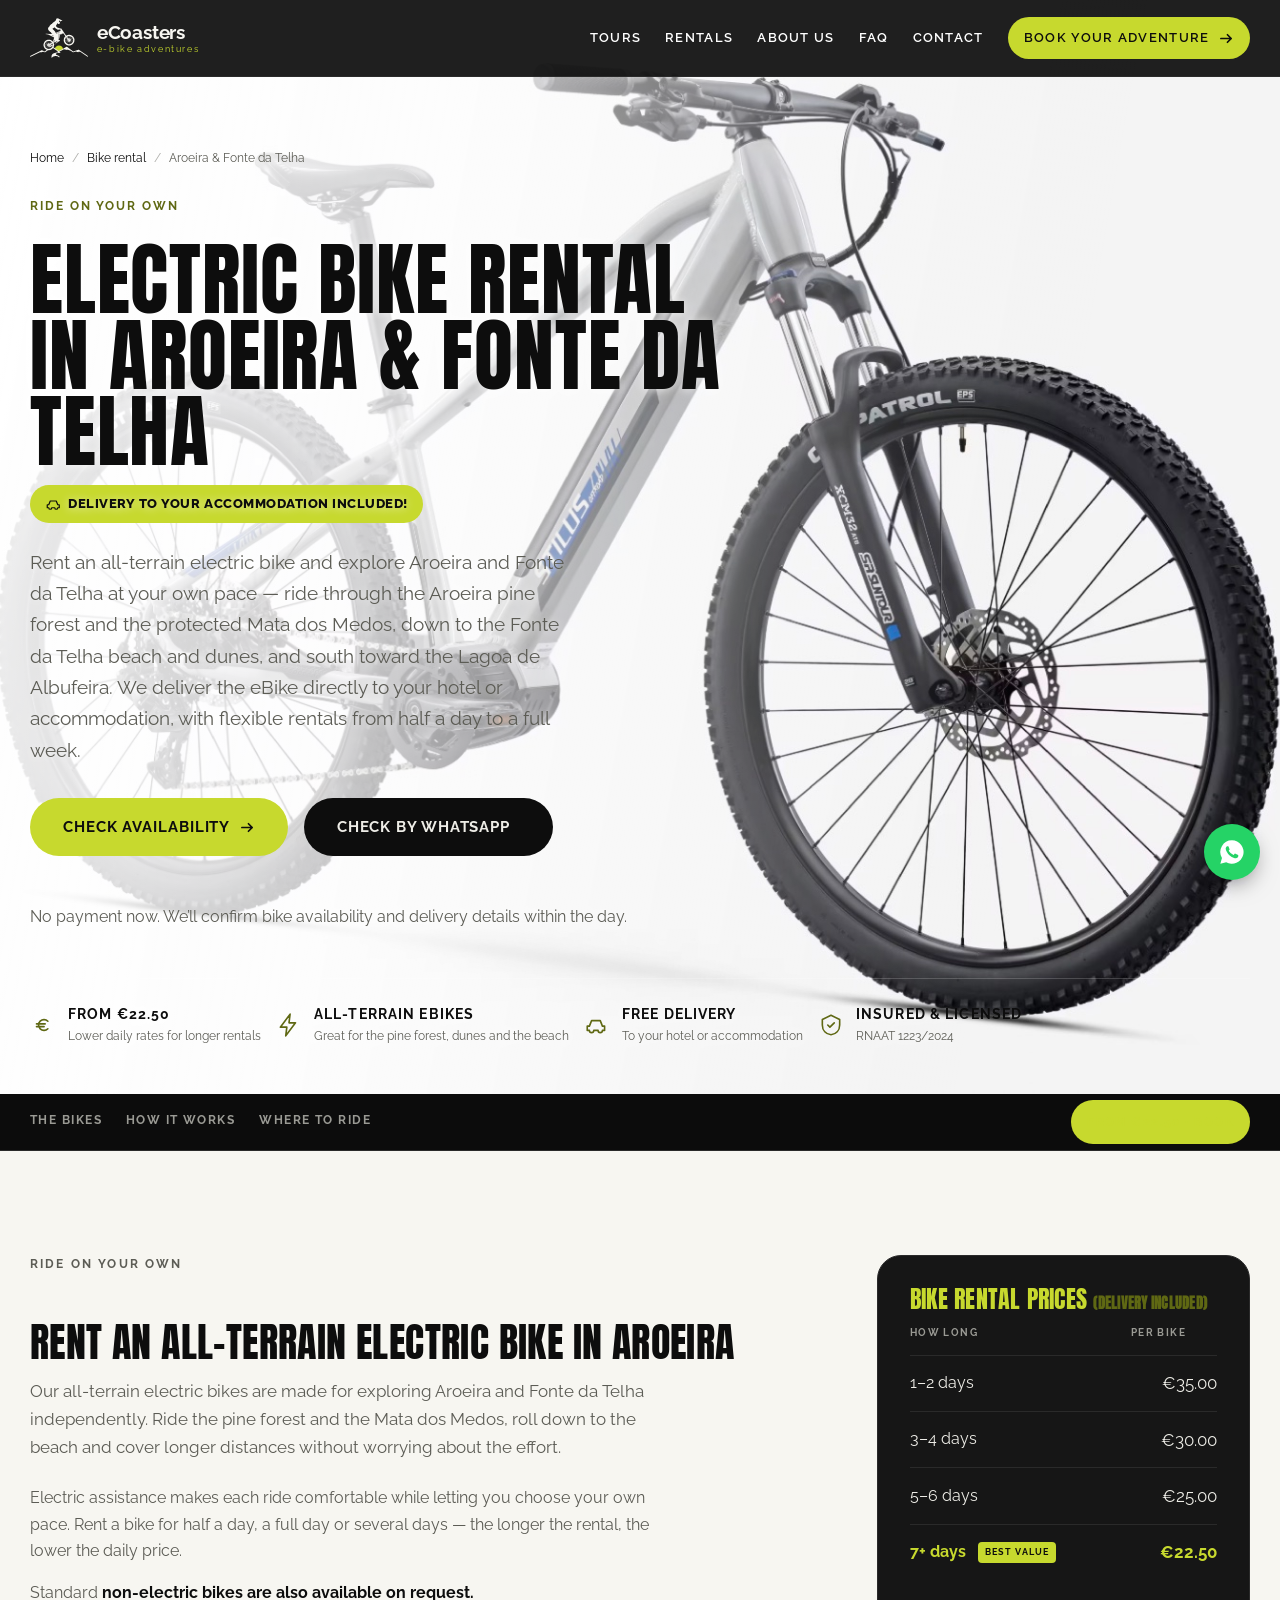
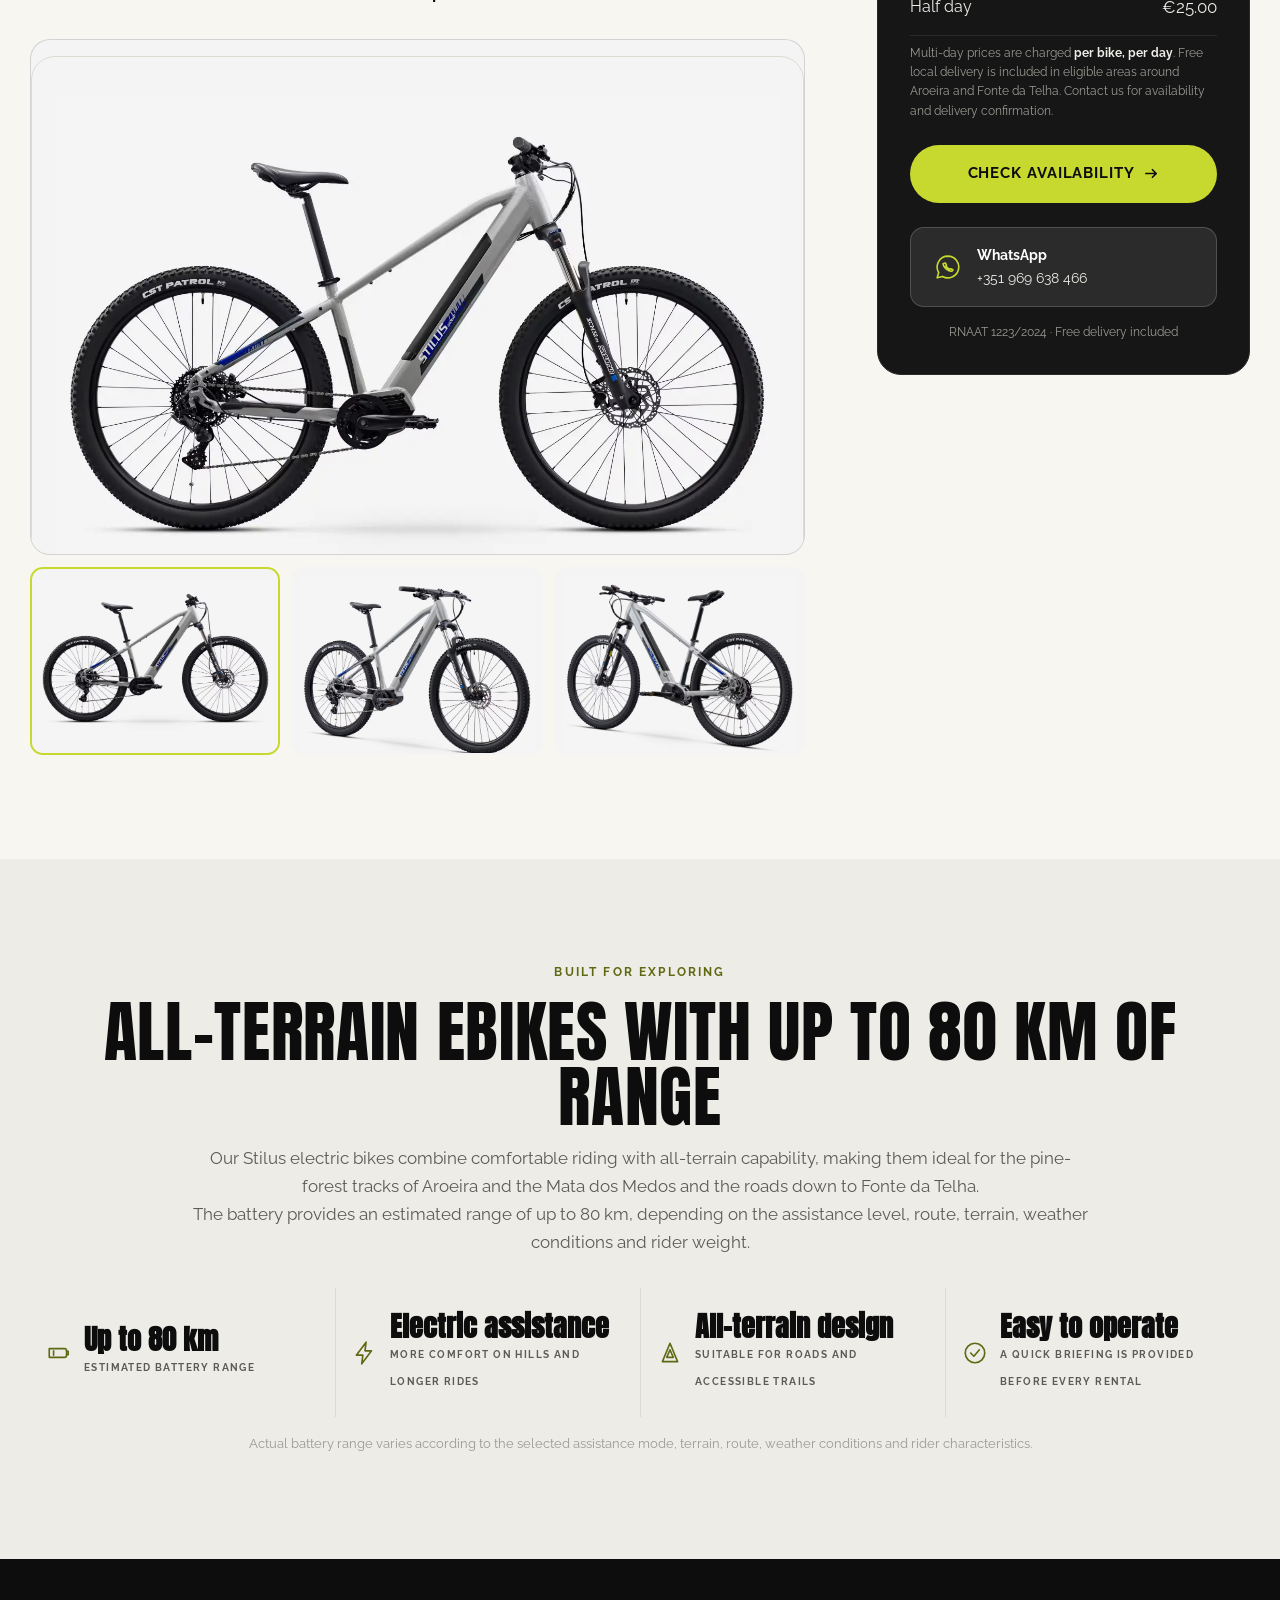
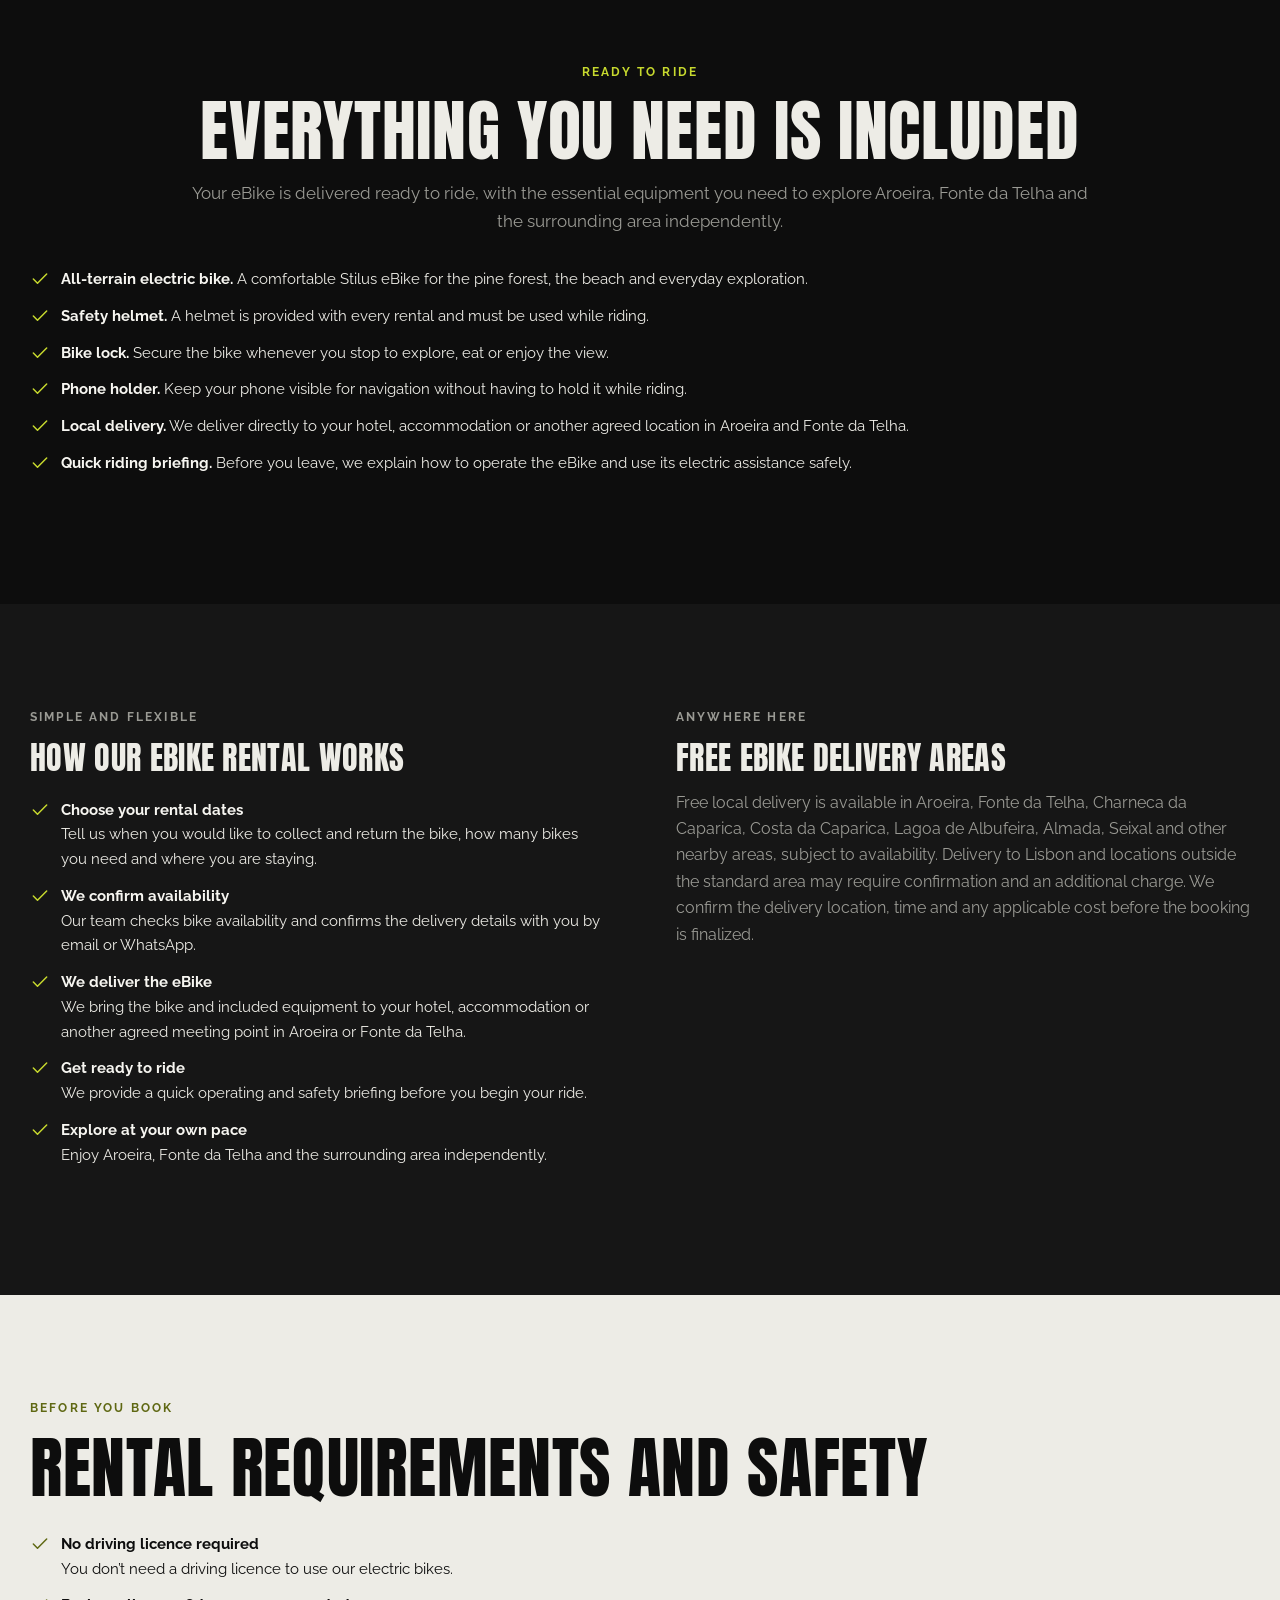
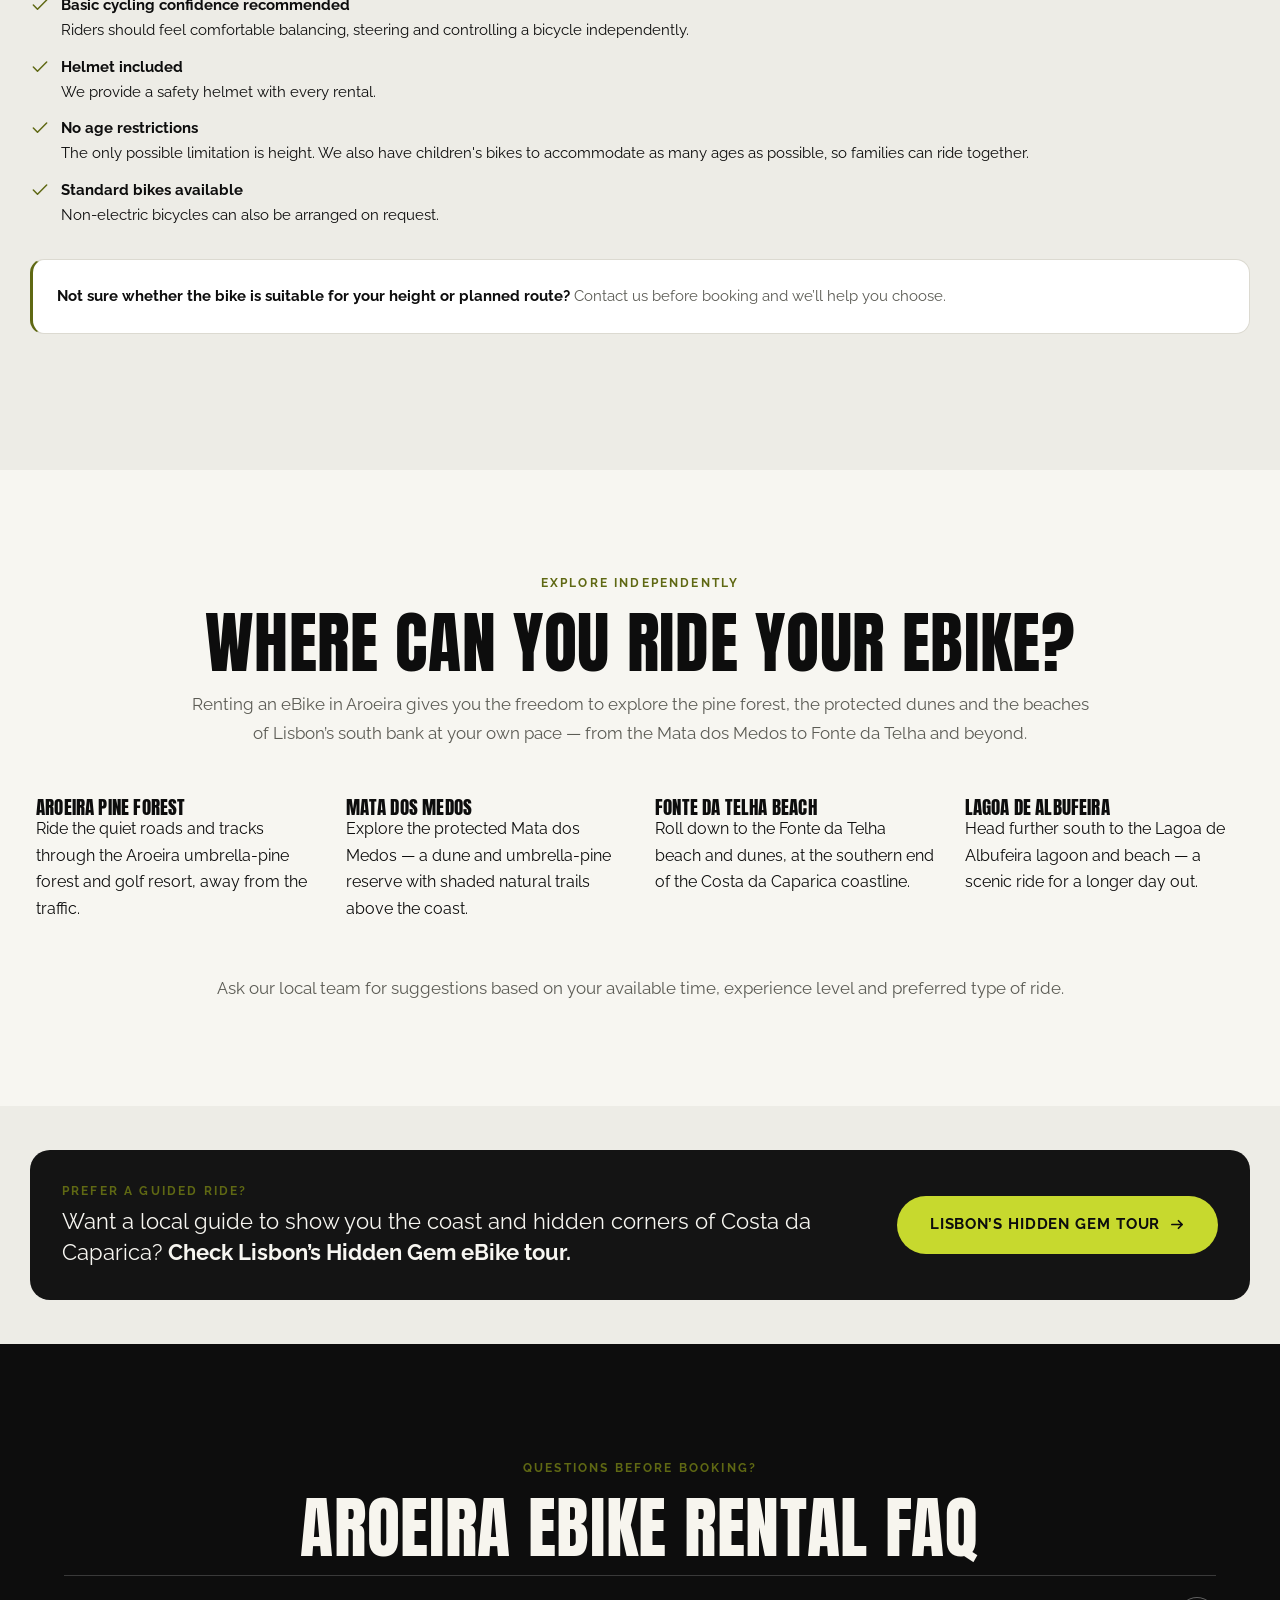
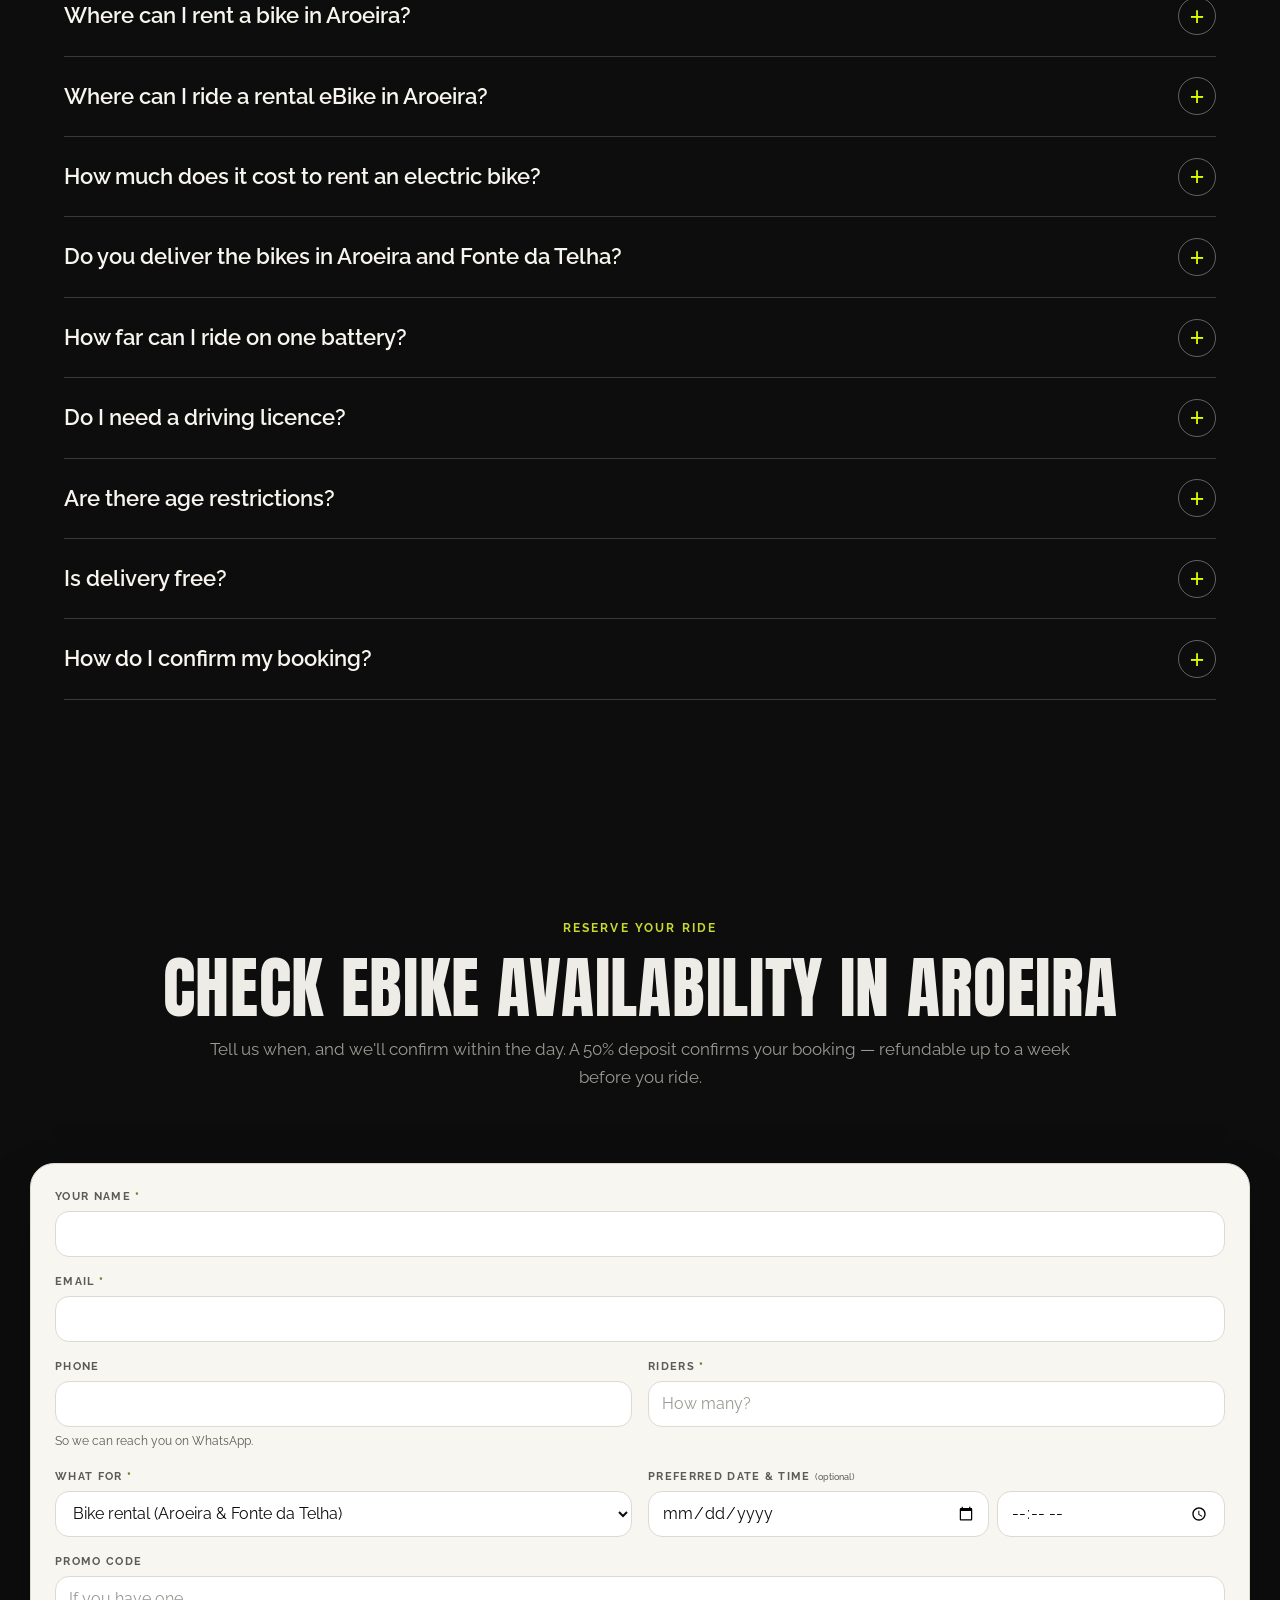
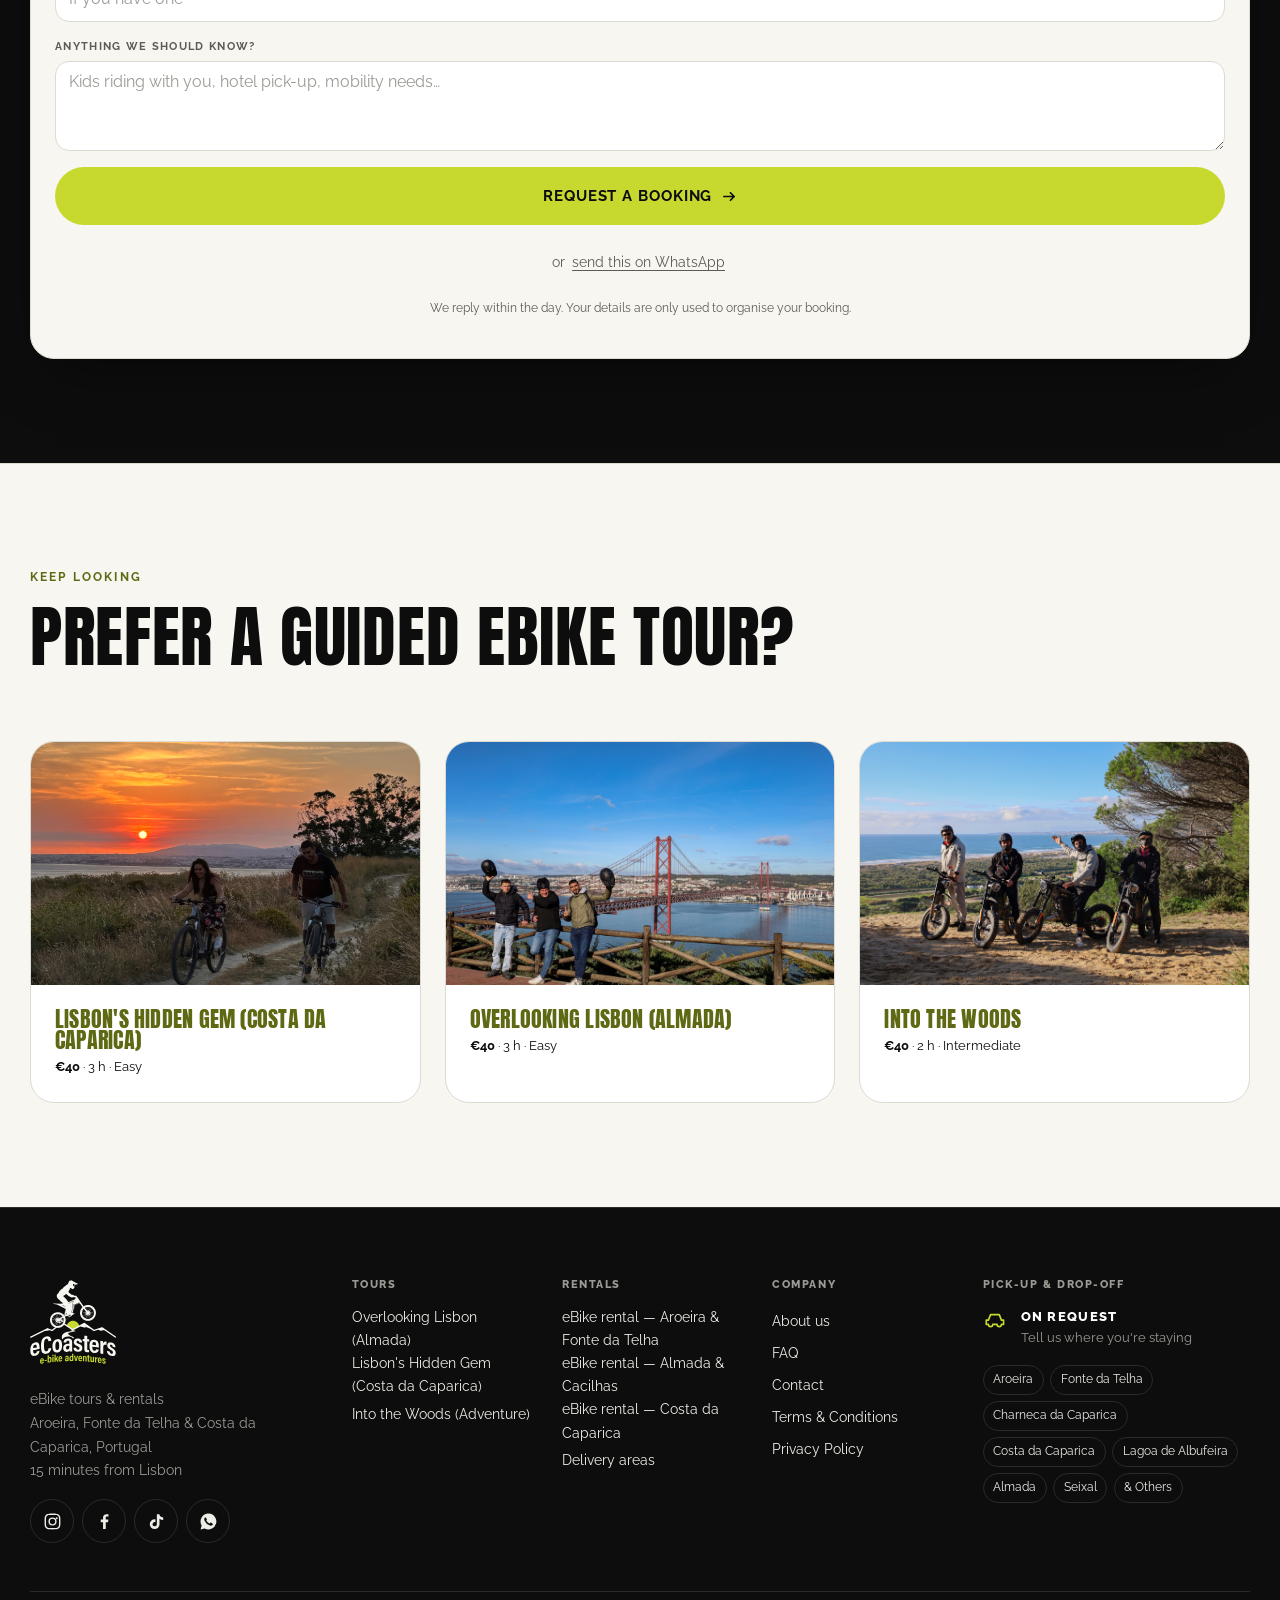
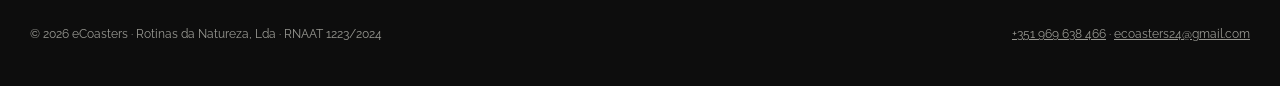
<file: bike-rental-aroeira/index.html>
<!doctype html>
<html lang="en">
<head>
<meta charset="utf-8">
<!-- Google Tag Manager -->
<script>(function(w,d,s,l,i){w[l]=w[l]||[];w[l].push({'gtm.start':
new Date().getTime(),event:'gtm.js'});var f=d.getElementsByTagName(s)[0],
j=d.createElement(s),dl=l!='dataLayer'?'&l='+l:'';j.async=true;j.src=
'https://www.googletagmanager.com/gtm.js?id='+i+dl;f.parentNode.insertBefore(j,f);
})(window,document,'script','dataLayer','GTM-5BCM5WX2');</script>
<!-- End Google Tag Manager -->
<meta name="viewport" content="width=device-width, initial-scale=1">
<title>Electric Bike Rental in Aroeira &amp; Fonte da Telha | eCoasters</title>
<meta name="description" content="Rent an all-terrain eBike in Aroeira and Fonte da Telha — ride the Aroeira pine forest, the Mata dos Medos and the Fonte da Telha beach. Free local delivery, flexible rentals from €22.50/day.">
<link rel="canonical" href="https://www.ecoasters.pt/bike-rental-aroeira/">
<meta name="robots" content="index, follow, max-image-preview:large">
<meta name="googlebot" content="index, follow">
<meta property="og:type" content="website">
<meta property="og:site_name" content="eCoasters">
<meta property="og:locale" content="en_GB">
<meta property="og:url" content="https://www.ecoasters.pt/bike-rental-aroeira/">
<meta property="og:title" content="Electric Bike Rental in Aroeira &amp; Fonte da Telha · eCoasters">
<meta property="og:description" content="All-terrain eBikes with free local delivery in Aroeira and Fonte da Telha. Ride the pine forest, the Mata dos Medos and the beach. From €22.50/day.">
<meta property="og:image" content="https://www.ecoasters.pt/assets/img/itw-2.jpg">
<meta property="og:image:alt" content="A rider on an all-terrain eBike on a sandy pine-forest trail near Aroeira and the Mata dos Medos">
<meta name="twitter:card" content="summary_large_image">
<meta name="twitter:title" content="Electric Bike Rental in Aroeira &amp; Fonte da Telha | eCoasters">
<meta name="twitter:description" content="All-terrain eBikes with free local delivery in Aroeira &amp; Fonte da Telha. Ride the pine forest, Mata dos Medos and the beach. From €22.50/day.">
<meta name="twitter:image" content="https://www.ecoasters.pt/assets/img/itw-2.jpg">
<meta name="theme-color" content="#0D0D0D">
<link rel="icon" href="/assets/brand/mark-lime.svg" type="image/svg+xml">
<link rel="apple-touch-icon" href="/assets/brand/mark-lime.svg">

<link rel="preconnect" href="https://fonts.googleapis.com">
<link rel="preconnect" href="https://fonts.gstatic.com" crossorigin>
<link rel="stylesheet" href="https://fonts.googleapis.com/css2?family=Anton&family=Raleway:wght@400;500;600;700;800&display=swap">
<link rel="stylesheet" href="/assets/styles.css?v=96">
<link rel="manifest" href="/manifest.webmanifest">

<style>
  /* Aroeira rental hero: bike shown on a fully white background, dark text */
  /* White hero → the transparent white header would vanish, so keep it solid dark here. */
  .hdr { background: rgba(var(--ink-rgb), .92); border-bottom-color: var(--line-dk); }
  .phero--rental { background: #fff; }
  .phero--rental .phero__media { background-image: var(--photo); background-color: #fff; background-size: cover; background-repeat: no-repeat; background-position: center; }
  .phero--rental .phero__scrim { display: block; background: linear-gradient(100deg, rgba(255,255,255,.95) 0%, rgba(255,255,255,.78) 32%, rgba(255,255,255,.28) 58%, rgba(255,255,255,0) 78%); }
  .phero--rental .phero__in { text-shadow: 0 1px 10px rgba(255,255,255,.65); }
  .phero--rental .crumbs { color: var(--muted-lt); }
  .phero--rental .crumbs a { color: var(--ink); }
  .phero--rental .phero__tag { color: var(--lime-dk); }
  .phero--rental .phero__h { color: var(--ink); }
  .phero--rental .hero__p { color: var(--muted-lt); }
  .phero--rental .booking-note { color: var(--muted-lt); }
  .phero--rental .hstrip li { color: var(--ink); }
  .phero--rental .hstrip b { color: var(--ink); }
  .phero--rental .hstrip svg { stroke: var(--lime-dk); }
  .phero--rental .hstrip li span span { color: var(--muted-lt); }
  @media (max-width: 768px) {
    .phero--rental .phero__media { background-position: center; background-size: cover; }
    .phero--rental .phero__scrim { background: linear-gradient(180deg, rgba(255,255,255,.9) 0%, rgba(255,255,255,.76) 48%, rgba(255,255,255,.4) 74%, rgba(255,255,255,.08) 100%); }
  }

  /* Guided-tour cross-sell band */
  .tour-cta { display: flex; gap: 1.5rem; align-items: center; justify-content: space-between; flex-wrap: wrap; background: #141414; color: #F7F6F1; border-radius: 1.25rem; padding: clamp(1.25rem, 3vw, 2rem); text-decoration: none; }
  .tour-cta__t { margin: 0.35rem 0 0; font-size: clamp(1.05rem, 2.2vw, 1.35rem); line-height: 1.4; max-width: 60ch; }
  .tour-cta:hover .btn { transform: translateX(3px); }

  /* Rental bike image gallery */
  .bike-gallery { width: 100%; margin-top: 2rem; }
  .bike-gallery__stage { display: grid; place-items: center; width: 100%; aspect-ratio: 3 / 2; margin: 0; overflow: hidden; border: 1px solid rgba(13, 13, 13, 0.14); border-radius: 1.25rem; background: #f4f4f4; }
  .bike-gallery__stage img { display: block; width: 100%; height: 100%; padding: clamp(0.5rem, 2vw, 1.5rem); object-fit: contain; }
  .bike-gallery__thumbs { display: grid; grid-template-columns: repeat(3, minmax(0, 1fr)); gap: 0.75rem; margin-top: 0.75rem; }
  .bike-gallery__thumb { display: grid; place-items: center; min-width: 0; aspect-ratio: 4 / 3; padding: 0.35rem; overflow: hidden; border: 2px solid transparent; border-radius: 0.8rem; background: #f4f4f4; cursor: pointer; transition: border-color 180ms ease, transform 180ms ease; }
  .bike-gallery__thumb:hover { transform: translateY(-2px); }
  .bike-gallery__thumb[aria-pressed="true"] { border-color: var(--lime, #d8f000); }
  .bike-gallery__thumb:focus-visible { outline: 3px solid var(--lime, #d8f000); outline-offset: 3px; }
  .bike-gallery__thumb img { display: block; width: 100%; height: 100%; object-fit: contain; pointer-events: none; }

  #where-to-ride > .wrap { width: min(calc(100% - 2rem), 1600px); max-width: 1600px; margin-inline: auto; }
  #where-to-ride .ride-ideas { display: grid; grid-template-columns: repeat(4, minmax(0, 1fr)); width: 100%; max-width: 100%; }
  #where-to-ride .ride-ideas > article { min-width: 0; }
  @media (max-width: 900px) { #where-to-ride .ride-ideas { grid-template-columns: repeat(2, minmax(0, 1fr)); } }
  @media (max-width: 600px) {
    .bike-gallery__stage { aspect-ratio: 1 / 1; }
    .bike-gallery__thumbs { gap: 0.5rem; }
    #where-to-ride > .wrap { width: min(calc(100% - 1.5rem), 1600px); }
    #where-to-ride .ride-ideas { grid-template-columns: 1fr; }
  }
</style>

<script>
  document.documentElement.classList.add('js');
  setTimeout(function () {
    if (!window.__ecoastersReady) document.documentElement.classList.remove('js');
  }, 2500);
</script>

<script type="application/ld+json">
{
 "@context": "https://schema.org",
 "@graph": [
  {
   "@type": ["LocalBusiness", "TouristInformationCenter"],
   "@id": "https://www.ecoasters.pt/#org",
   "name": "eCoasters",
   "legalName": "Rotinas da Natureza, Lda",
   "url": "https://www.ecoasters.pt/",
   "telephone": "+351969638466",
   "email": "ecoasters24@gmail.com",
   "image": "https://www.ecoasters.pt/assets/img/itw-2.jpg",
   "logo": "https://www.ecoasters.pt/assets/brand/logo-full-lime.svg",
   "priceRange": "€€",
   "currenciesAccepted": "EUR",
   "slogan": "Ride more. Explore more. Feel everything.",
   "description": "Guided electric bike tours and all-terrain eBike rentals in Aroeira, Fonte da Telha and Costa da Caparica, 15 minutes from Lisbon. RNAAT 1223/2024.",
   "address": {
    "@type": "PostalAddress",
    "addressLocality": "Aroeira",
    "addressRegion": "Almada",
    "postalCode": "2820",
    "addressCountry": "PT"
   },
   "geo": { "@type": "GeoCoordinates", "latitude": "38.6167", "longitude": "-9.1850" },
   "areaServed": [
    { "@type": "Place", "name": "Aroeira" },
    { "@type": "Place", "name": "Fonte da Telha" },
    { "@type": "Place", "name": "Charneca da Caparica" },
    { "@type": "Place", "name": "Costa da Caparica" },
    { "@type": "Place", "name": "Lagoa de Albufeira" },
    { "@type": "Place", "name": "Almada" },
    { "@type": "Place", "name": "Seixal" },
    { "@type": "Place", "name": "Lisbon" }
   ],
   "knowsLanguage": ["pt", "en", "es"],
   "sameAs": [
    "https://www.instagram.com/ecoasters.tours",
    "https://www.facebook.com/people/ECoasters-Electric-Bike-Tours/61570017095799/",
    "https://www.tiktok.com/@ecoasters",
    "https://share.google/gUtsCcXPfASTYaQZ6"
   ],
   "aggregateRating": { "@type": "AggregateRating", "ratingValue": "5.0", "reviewCount": "50", "bestRating": "5", "worstRating": "1" }
  },
  {
   "@type": "Product",
   "@id": "https://www.ecoasters.pt/bike-rental-aroeira/#product",
   "name": "All-terrain electric bike rental — Aroeira & Fonte da Telha",
   "description": "Rent an all-terrain electric bike in Aroeira and Fonte da Telha. Ride the Aroeira umbrella-pine forest and the protected Mata dos Medos, roll down to the Fonte da Telha beach and head south to the Lagoa de Albufeira. Free local delivery to your accommodation. From €22.50/day. Standard bikes on request.",
   "image": "https://www.ecoasters.pt/assets/img/itw-2.jpg",
   "brand": { "@id": "https://www.ecoasters.pt/#org" },
   "offers": {
    "@type": "AggregateOffer",
    "lowPrice": "22.50",
    "highPrice": "35.00",
    "priceCurrency": "EUR",
    "offerCount": "5",
    "availability": "https://schema.org/InStock",
    "url": "https://www.ecoasters.pt/bike-rental-aroeira/#book",
    "areaServed": [
     { "@type": "Place", "name": "Aroeira" },
     { "@type": "Place", "name": "Fonte da Telha" },
     { "@type": "Place", "name": "Charneca da Caparica" },
     { "@type": "Place", "name": "Costa da Caparica" },
     { "@type": "Place", "name": "Lagoa de Albufeira" },
     { "@type": "Place", "name": "Almada" },
     { "@type": "Place", "name": "Seixal" },
     { "@type": "Place", "name": "Lisbon" }
    ],
    "seller": { "@id": "https://www.ecoasters.pt/#org" }
   }
  },
  {
   "@type": "BreadcrumbList",
   "itemListElement": [
    { "@type": "ListItem", "position": 1, "name": "Home", "item": "https://www.ecoasters.pt/" },
    { "@type": "ListItem", "position": 2, "name": "Bike rental", "item": "https://www.ecoasters.pt/electric-bike-rental/" },
    { "@type": "ListItem", "position": 3, "name": "Aroeira & Fonte da Telha", "item": "https://www.ecoasters.pt/bike-rental-aroeira/" }
   ]
  },
  {
   "@type": "FAQPage",
   "@id": "https://www.ecoasters.pt/bike-rental-aroeira/#faq",
   "mainEntity": [
    {
     "@type": "Question",
     "name": "Where can I rent a bike in Aroeira?",
     "acceptedAnswer": { "@type": "Answer", "text": "eCoasters rents all-terrain electric bikes across Aroeira and Fonte da Telha. We deliver the bike to the location you request — your hotel, accommodation or another agreed meeting point — and collect it there afterwards, so there is no shop to visit." }
    },
    {
     "@type": "Question",
     "name": "Where can I ride a rental eBike in Aroeira?",
     "acceptedAnswer": { "@type": "Answer", "text": "From Aroeira you can ride the umbrella-pine forest and the protected Mata dos Medos, roll down to the Fonte da Telha beach and dunes, and head further south to the Lagoa de Albufeira. The Costa da Caparica coast is also within easy reach to the north." }
    },
    {
     "@type": "Question",
     "name": "How much does it cost to rent an electric bike in Aroeira?",
     "acceptedAnswer": { "@type": "Answer", "text": "Half-day rental costs €25 per bike. Full-day rates start at €35 per bike and decrease for longer rentals, reaching €22.50 per bike, per day, for rentals of seven days or more." }
    },
    {
     "@type": "Question",
     "name": "Do you deliver the bikes in Aroeira and Fonte da Telha?",
     "acceptedAnswer": { "@type": "Answer", "text": "Yes. We arrange free local delivery to hotels, accommodation and agreed meeting points in Aroeira, Fonte da Telha, Charneca da Caparica, Costa da Caparica and surrounding areas. Delivery to Lisbon, Seixal and other locations may be available on request." }
    },
    {
     "@type": "Question",
     "name": "How far can I ride on one battery?",
     "acceptedAnswer": { "@type": "Answer", "text": "The estimated battery range is up to 80 km. Actual range depends on the assistance level, terrain, hills, weather conditions and rider weight." }
    },
    {
     "@type": "Question",
     "name": "Do I need a driving licence to rent an eBike?",
     "acceptedAnswer": { "@type": "Answer", "text": "No driving licence is required. Riders should have basic cycling confidence and be able to control a bicycle independently. A helmet and a quick safety briefing are included." }
    },
    {
     "@type": "Question",
     "name": "Are there age restrictions?",
     "acceptedAnswer": { "@type": "Answer", "text": "There are no age restrictions. The only possible limitation is height: riders must be tall enough to safely fit and control the bike. We also have children's bikes to accommodate as many ages as possible, so families can ride together." }
    }
   ]
  }
 ]
}
</script>
</head>
<body>
<!-- Google Tag Manager (noscript) -->
<noscript><iframe src="https://www.googletagmanager.com/ns.html?id=GTM-5BCM5WX2"
height="0" width="0" style="display:none;visibility:hidden"></iframe></noscript>
<!-- End Google Tag Manager (noscript) -->
<a class="skip" href="#main">Skip to main content</a>

<header class="hdr" id="hdr">
  <div class="hdr__in">
    <a class="brand" href="/#top" aria-label="eCoasters — home">
      <img class="brand__mark" src="/assets/brand/mark-lime.svg" alt="" width="308" height="212" decoding="async">
      <span class="brand__txt">
        <span class="brand__word">eCoasters</span>
        <span class="brand__sub">e-bike adventures</span>
      </span>
    </a>
    <nav class="nav" id="nav" aria-label="Primary">
      <a href="/tours/">Tours</a>
      <a href="/electric-bike-rental/">Rentals</a>
      <a href="/#about">About us</a>
      <a href="/#faq">FAQ</a>
      <a href="/#contact">Contact</a>
      <a class="btn btn--lime btn--sm" href="/#book">Book your adventure <svg class="ico-arr" viewBox="0 0 16 16" aria-hidden="true"><path d="M2 8h11M9 4l4 4-4 4"/></svg></a>
    </nav>
    <button class="burger" id="burger" aria-expanded="false" aria-controls="nav" aria-label="Open menu">
      <span></span><span></span><span></span>
    </button>
  </div>
</header>

<main id="main">

<section class="phero phero--rental">
  <div class="phero__media media" style="--photo:url('/assets/img/rental-bike.jpg')" role="img"
       aria-label="Stilus all-terrain electric rental bike available in Aroeira and Fonte da Telha"></div>
  <div class="phero__scrim" aria-hidden="true"></div>
  <div class="phero__in wrap">
    <nav class="crumbs" aria-label="Breadcrumb"><a href="/">Home</a><span>/</span><a href="/electric-bike-rental/">Bike rental</a><span>/</span>Aroeira &amp; Fonte da Telha</nav>
    <p class="phero__tag">Ride on your own</p>
    <h1 class="phero__h">Electric Bike Rental in Aroeira &amp; Fonte da Telha</h1>
    <p class="phero__badge"><svg viewBox="0 0 24 24" aria-hidden="true"><path d="M3 13h2l2-5h8l2 5h2v4h-2a2 2 0 1 1-4 0H9a2 2 0 1 1-4 0H3z"/></svg> Delivery to your accommodation included!</p>
    <p class="hero__p">Rent an all-terrain electric bike and explore Aroeira and Fonte da Telha at your own
      pace — ride through the Aroeira pine forest and the protected Mata dos Medos, down to the
      Fonte da Telha beach and dunes, and south toward the Lagoa de Albufeira. We deliver the eBike
      directly to your hotel or accommodation, with flexible rentals from half a day to a full week.</p>
    <div class="hero__cta" style="margin-top:1.5rem">
      <a class="btn btn--lime btn--lg" href="#book">Check availability
        <svg class="ico-arr" viewBox="0 0 16 16" aria-hidden="true"><path d="M2 8h11M9 4l4 4-4 4"/></svg></a>
      <a class="btn btn--dark btn--lg" href="https://wa.me/351969638466">Check by WhatsApp <svg viewBox="0 0 24 24" aria-hidden="true"><path d="M12 2a10 10 0 0 0-8.6 15.1L2 22l5-1.3A10 10 0 1 0 12 2zm5.3 14.1c-.2.6-1.3 1.2-1.8 1.2-.5.1-1 .1-1.7-.1a11 11 0 0 1-6.4-5.6c-.5-.9-.8-1.8-.8-2.6 0-.9.5-1.4.7-1.6.2-.2.5-.3.7-.3h.5c.2 0 .4 0 .6.5l.8 2c.1.2 0 .4-.1.5l-.4.5c-.1.2-.3.3-.1.6a8 8 0 0 0 3.7 3.2c.3.1.5.1.6-.1l.7-.8c.2-.2.3-.2.6-.1l2 1c.3.1.4.2.5.3z"/></svg></a>
    </div>
    <p class="booking-note">No payment now. We’ll confirm bike availability and delivery details within the day.</p>
    <ul class="hstrip">
      <li><svg viewBox="0 0 24 24" aria-hidden="true"><path d="M16.5 8.5a5 5 0 1 0 0 7M6 11h8M6 13.5h7"/></svg><span><b>From €22.50</b><span>Lower daily rates for longer rentals</span></span></li>
      <li><svg viewBox="0 0 24 24" aria-hidden="true"><path d="M13 2 4 14h6l-1 8 9-12h-6z"/></svg><span><b>All-terrain eBikes</b><span>Great for the pine forest, dunes and the beach</span></span></li>
      <li><svg viewBox="0 0 24 24" aria-hidden="true"><path d="M3 13h2l2-5h8l2 5h2v4h-2a2 2 0 1 1-4 0H9a2 2 0 1 1-4 0H3z"/></svg><span><b>Free delivery</b><span>To your hotel or accommodation</span></span></li>
      <li><svg viewBox="0 0 24 24" aria-hidden="true"><path d="M12 3 4 7v5c0 5 3.4 8.4 8 9 4.6-.6 8-4 8-9V7z"/><path d="m9 12 2 2 4-4"/></svg><span><b>Insured &amp; licensed</b><span>RNAAT 1223/2024</span></span></li>
    </ul>
  </div>
</section>

<nav class="subnav" id="subnav" aria-label="On this page">
  <div class="wrap subnav__in">
      <a href="#ride">The bikes</a>
      <a href="#included">How it works</a>
      <a href="#where-to-ride">Where to ride</a>
    <a class="btn btn--lime btn--sm subnav__cta" href="#book">From €22.50 · Book</a>
  </div>
</nav>

<section class="sec sec--bone" id="ride">
  <div class="wrap detail">
    <div class="prose reveal">
      <p class="eyebrow">Ride on your own</p>
      <h2>Rent an All-Terrain Electric Bike in Aroeira</h2>
      <p class="sec__lede" style="margin-bottom:1.5rem">Our all-terrain electric bikes are made for exploring Aroeira and Fonte da Telha
        independently. Ride the pine forest and the Mata dos Medos, roll down to the beach and cover longer
        distances without worrying about the effort.</p>
      <p>Electric assistance makes each ride comfortable while letting you choose your own pace. Rent a
        bike for half a day, a full day or several days — the longer the rental, the lower the daily price.</p>
      <p>Standard <strong>non-electric bikes are also available on request.</strong></p>
      <div class="bike-gallery" data-bike-gallery>
        <figure class="bike-gallery__stage">
          <img class="rental-shot" data-bike-main src="/assets/img/rental-bike-side.webp" width="1396" height="958"
               alt="Stilus all-terrain electric rental bike, full side view" loading="lazy" decoding="async">
        </figure>
        <div class="bike-gallery__thumbs" role="group" aria-label="Choose a bike view">
          <button class="bike-gallery__thumb" type="button" aria-pressed="true"
                  data-src="/assets/img/rental-bike-side.webp" data-width="1396" data-height="958"
                  data-alt="Stilus all-terrain electric rental bike, full side view"
                  aria-label="Show side view of the electric bike">
            <img src="/assets/img/rental-bike-side.webp" width="1396" height="958" alt="" loading="lazy" decoding="async">
          </button>
          <button class="bike-gallery__thumb" type="button" aria-pressed="false"
                  data-src="/assets/img/rental-bike-front.webp" data-width="1392" data-height="1142"
                  data-alt="Stilus all-terrain electric rental bike viewed from the front"
                  aria-label="Show front view of the electric bike">
            <img src="/assets/img/rental-bike-front.webp" width="1392" height="1142" alt="" loading="lazy" decoding="async">
          </button>
          <button class="bike-gallery__thumb" type="button" aria-pressed="false"
                  data-src="/assets/img/rental-bike-rear.webp" data-width="1396" data-height="1088"
                  data-alt="Stilus all-terrain electric rental bike viewed from the rear"
                  aria-label="Show rear view of the electric bike">
            <img src="/assets/img/rental-bike-rear.webp" width="1396" height="1088" alt="" loading="lazy" decoding="async">
          </button>
        </div>
      </div>
    </div>

    <aside class="buy reveal">
      <table class="rates">
        <h2>Bike rental prices <span style="font-size:.58em;font-weight:700;color:var(--lime-dk);white-space:nowrap">(Delivery included)</span></h2>
        <thead><tr><th scope="col">How long</th><th scope="col">Per bike</th></tr></thead>
        <tbody>
          <tr><th scope="row">1–2 days</th><td class="num">€35.00</td></tr>
          <tr><th scope="row">3–4 days</th><td class="num">€30.00</td></tr>
          <tr><th scope="row">5–6 days</th><td class="num">€25.00</td></tr>
          <tr class="rates__best"><th scope="row">7+ days <span class="rates__badge">Best value</span></th><td class="num">€22.50</td></tr>
          <tr><th scope="row">Half day</th><td class="num">€25.00</td></tr>
        </tbody>
      </table>
      <p class="rates__note">Multi-day prices are charged <strong>per bike, per day</strong>. Free local delivery
        is included in eligible areas around Aroeira and Fonte da Telha. Contact us for availability and delivery confirmation.</p>
      <a class="btn btn--lime btn--full btn--lg" href="#book">Check availability
        <svg class="ico-arr" viewBox="0 0 16 16" aria-hidden="true"><path d="M2 8h11M9 4l4 4-4 4"/></svg></a>
      <div class="direct">
        <a class="direct__a" href="https://wa.me/351969638466">
          <svg viewBox="0 0 24 24" aria-hidden="true"><path d="M12 2a10 10 0 0 0-8.6 15.1L2 22l5-1.3A10 10 0 1 0 12 2z"/><path d="M8.5 8.8c.2-.5.4-.5.7-.5h.5l.9 2-.6.8a8 8 0 0 0 3.7 3.2l.8-.7 2 1c0 .5-.6 1.2-1.1 1.3-.5.1-1.1.2-3-.6a11 11 0 0 1-4.2-4c-.6-1-.8-2-.7-2.5z"/></svg>
          <span><strong>WhatsApp</strong><br>+351 969 638 466</span>
        </a>
      </div>
      <p class="buy__fine">RNAAT 1223/2024 · Free delivery included</p>
    </aside>
  </div>
</section>

<section class="sec sec--sand" id="bike-specifications">
  <div class="wrap wrap--narrow">
    <header class="sec__head reveal" style="text-align:center;margin-inline:auto;margin-bottom:2rem">
      <p class="eyebrow">Built for exploring</p>
      <h2 class="sec__h">All-Terrain eBikes With Up to 80 km of Range</h2>
      <p class="sec__lede" style="margin-inline:auto">Our Stilus electric bikes combine comfortable riding with all-terrain capability, making them ideal for the pine-forest tracks of Aroeira and the Mata dos Medos and the roads down to Fonte da Telha.</p>
      <p class="sec__lede" style="margin-inline:auto">The battery provides an estimated range of up to 80 km, depending on the assistance level, route, terrain, weather conditions and rider weight.</p>
    </header>
  </div>
  <div class="wrap">
    <div class="stats reveal">
      <div class="stats__i"><span><svg viewBox="0 0 24 24" aria-hidden="true"><path d="M3 8h14a2 2 0 0 1 2 2v4a2 2 0 0 1-2 2H3z"/><path d="M19 10.5h1.5v3H19"/><path d="M7 10v4"/></svg></span><span><b class="stats__n">Up to 80 km</b><span class="stats__l">Estimated battery range</span></span></div>
      <div class="stats__i"><span><svg viewBox="0 0 24 24" aria-hidden="true"><path d="M13 2 4 14h6l-1 8 9-12h-6z"/></svg></span><span><b class="stats__n">Electric assistance</b><span class="stats__l">More comfort on hills and longer rides</span></span></div>
      <div class="stats__i"><span><svg viewBox="0 0 24 24" aria-hidden="true"><path d="M12 3 5 20h14zM12 9l3 7H9z"/></svg></span><span><b class="stats__n">All-terrain design</b><span class="stats__l">Suitable for roads and accessible trails</span></span></div>
      <div class="stats__i"><span><svg viewBox="0 0 24 24" aria-hidden="true"><circle cx="12" cy="12" r="9"/><path d="m8 12 3 3 5-6"/></svg></span><span><b class="stats__n">Easy to operate</b><span class="stats__l">A quick briefing is provided before every rental</span></span></div>
    </div>
  </div>
  <div class="wrap wrap--narrow">
    <p class="rental__fine">Actual battery range varies according to the selected assistance mode, terrain, route, weather conditions and rider characteristics.</p>
  </div>
</section>

<section class="sec" id="whats-included">
  <div class="wrap wrap--narrow">
    <header class="sec__head reveal" style="text-align:center;margin-inline:auto;margin-bottom:2rem">
      <p class="eyebrow">Ready to ride</p>
      <h2 class="sec__h">Everything You Need Is Included</h2>
      <p class="sec__lede" style="margin-inline:auto">Your eBike is delivered ready to ride, with the essential equipment you need to explore Aroeira, Fonte da Telha and the surrounding area independently.</p>
    </header>
    <div class="prose reveal">
      <ul class="ticks">
        <li><svg viewBox="0 0 24 24" aria-hidden="true"><path d="m4 12 5 5L20 6"/></svg><span><strong>All-terrain electric bike.</strong> A comfortable Stilus eBike for the pine forest, the beach and everyday exploration.</span></li>
        <li><svg viewBox="0 0 24 24" aria-hidden="true"><path d="m4 12 5 5L20 6"/></svg><span><strong>Safety helmet.</strong> A helmet is provided with every rental and must be used while riding.</span></li>
        <li><svg viewBox="0 0 24 24" aria-hidden="true"><path d="m4 12 5 5L20 6"/></svg><span><strong>Bike lock.</strong> Secure the bike whenever you stop to explore, eat or enjoy the view.</span></li>
        <li><svg viewBox="0 0 24 24" aria-hidden="true"><path d="m4 12 5 5L20 6"/></svg><span><strong>Phone holder.</strong> Keep your phone visible for navigation without having to hold it while riding.</span></li>
        <li><svg viewBox="0 0 24 24" aria-hidden="true"><path d="m4 12 5 5L20 6"/></svg><span><strong>Local delivery.</strong> We deliver directly to your hotel, accommodation or another agreed location in Aroeira and Fonte da Telha.</span></li>
        <li><svg viewBox="0 0 24 24" aria-hidden="true"><path d="m4 12 5 5L20 6"/></svg><span><strong>Quick riding briefing.</strong> Before you leave, we explain how to operate the eBike and use its electric assistance safely.</span></li>
      </ul>
    </div>
  </div>
</section>

<section class="sec sec--dark" id="included">
  <div class="wrap">
    <div class="cols">
      <div class="prose reveal">
        <p class="eyebrow eyebrow--lime">Simple and flexible</p>
        <h2>How Our eBike Rental Works</h2>
        <ol class="ticks">
          <li><svg viewBox="0 0 24 24" aria-hidden="true"><path d="m4 12 5 5L20 6"/></svg><span><strong>Choose your rental dates</strong> <br />Tell us when you would like to collect and return the bike, how many bikes you need and where you are staying.</span></li>
          <li><svg viewBox="0 0 24 24" aria-hidden="true"><path d="m4 12 5 5L20 6"/></svg><span><strong>We confirm availability</strong> <br />Our team checks bike availability and confirms the delivery details with you by email or WhatsApp.</span></li>
          <li><svg viewBox="0 0 24 24" aria-hidden="true"><path d="m4 12 5 5L20 6"/></svg><span><strong>We deliver the eBike</strong><br />We bring the bike and included equipment to your hotel, accommodation or another agreed meeting point in Aroeira or Fonte da Telha.</span></li>
          <li><svg viewBox="0 0 24 24" aria-hidden="true"><path d="m4 12 5 5L20 6"/></svg><span><strong>Get ready to ride</strong><br />We provide a quick operating and safety briefing before you begin your ride.</span></li>
          <li><svg viewBox="0 0 24 24" aria-hidden="true"><path d="m4 12 5 5L20 6"/></svg><span><strong>Explore at your own pace</strong><br />Enjoy Aroeira, Fonte da Telha and the surrounding area independently.</span></li>
        </ol>
      </div>
      <div class="prose reveal" id="delivery">
        <p class="eyebrow eyebrow--lime">Anywhere here</p>
        <h2>Free eBike Delivery Areas</h2>
        <p>Free local delivery is available in Aroeira, Fonte da Telha, Charneca da Caparica, Costa da Caparica,
          Lagoa de Albufeira, Almada, Seixal and other nearby areas, subject to availability. Delivery to
          Lisbon and locations outside the standard area may require confirmation and an additional charge.
          We confirm the delivery location, time and any applicable cost before the booking is finalized.</p>
      </div>
    </div>
  </div>
</section>

<section class="sec sec--sand" id="know">
  <div class="wrap wrap--narrow">
    <header class="sec__head reveal" style="margin-bottom:2rem">
      <p class="eyebrow">Before you book</p>
      <h2 class="sec__h">Rental Requirements and Safety</h2>
    </header>
    <div class="prose reveal">
      <ul class="ticks">
        <li><svg viewBox="0 0 24 24" aria-hidden="true"><path d="m4 12 5 5L20 6"/></svg><span><strong>No driving licence required</strong> <br />You don’t need a driving licence to use our electric bikes.</span></li>
        <li><svg viewBox="0 0 24 24" aria-hidden="true"><path d="m4 12 5 5L20 6"/></svg><span><strong>Basic cycling confidence recommended</strong><br />Riders should feel comfortable balancing, steering and controlling a bicycle independently.</span></li>
        <li><svg viewBox="0 0 24 24" aria-hidden="true"><path d="m4 12 5 5L20 6"/></svg><span><strong>Helmet included</strong><br />We provide a safety helmet with every rental.</span></li>
        <li><svg viewBox="0 0 24 24" aria-hidden="true"><path d="m4 12 5 5L20 6"/></svg><span><strong>No age restrictions</strong><br />The only possible limitation is height. We also have children's bikes to accommodate as many ages as possible, so families can ride together.</span></li>
        <li><svg viewBox="0 0 24 24" aria-hidden="true"><path d="m4 12 5 5L20 6"/></svg><span><strong>Standard bikes available</strong><br />Non-electric bicycles can also be arranged on request.</span></li>
      </ul>
      <div class="note">
        <strong>Not sure whether the bike is suitable for your height or planned route?</strong> Contact us before booking and we’ll help you choose.
      </div>
    </div>
  </div>
</section>

<section class="sec sec--bone" id="where-to-ride">
  <div class="wrap">
    <header class="sec__head reveal" style="text-align:center;margin-inline:auto;margin-bottom:2rem">
      <p class="eyebrow">Explore independently</p>
      <h2 class="sec__h">Where Can You Ride Your eBike?</h2>
      <p class="sec__lede" style="margin-inline:auto">Renting an eBike in Aroeira gives you the freedom to explore the pine forest, the protected dunes and the beaches of Lisbon’s south bank at your own pace — from the Mata dos Medos to Fonte da Telha and beyond.</p>
    </header>
    <div class="ride-ideas reveal">
      <article>
        <h3>Aroeira pine forest</h3>
        <p>Ride the quiet roads and tracks through the Aroeira umbrella-pine forest and golf resort, away from the traffic.</p>
      </article>
      <article>
        <h3>Mata dos Medos</h3>
        <p>Explore the protected Mata dos Medos — a dune and umbrella-pine reserve with shaded natural trails above the coast.</p>
      </article>
      <article>
        <h3>Fonte da Telha beach</h3>
        <p>Roll down to the Fonte da Telha beach and dunes, at the southern end of the Costa da Caparica coastline.</p>
      </article>
      <article>
        <h3>Lagoa de Albufeira</h3>
        <p>Head further south to the Lagoa de Albufeira lagoon and beach — a scenic ride for a longer day out.</p>
      </article>
    </div>
    <p class="sec__lede reveal" style="margin-inline:auto;margin-top:2rem;text-align:center">Ask our local team for suggestions based on your available time, experience level and preferred type of ride.</p>
  </div>
</section>

<section class="sec sec--sand" style="padding-block:clamp(1.5rem,4vw,2.75rem)">
  <div class="wrap">
    <a class="tour-cta" href="/lisbons-hidden-gem-ebike-tour/">
      <div>
        <p class="eyebrow eyebrow--lime" style="margin:0">Prefer a guided ride?</p>
        <p class="tour-cta__t">Want a local guide to show you the coast and hidden corners of Costa da Caparica? <strong>Check Lisbon’s Hidden Gem eBike tour.</strong></p>
      </div>
      <span class="btn btn--lime btn--lg">Lisbon’s Hidden Gem tour
        <svg class="ico-arr" viewBox="0 0 16 16" aria-hidden="true"><path d="M2 8h11M9 4l4 4-4 4"/></svg></span>
    </a>
  </div>
</section>

<section class="sec sec--bone" id="rental-faq">
  <div class="wrap wrap--narrow">
    <p class="eyebrow">Questions before booking?</p>
    <h2 class="sec__h">Aroeira eBike Rental FAQ</h2>
    <div class="rental-faq__list">
      <details>
        <summary>Where can I rent a bike in Aroeira?</summary>
        <p>eCoasters rents all-terrain electric bikes across Aroeira and Fonte da Telha. There’s no shop to visit — we deliver the bike to the location you request (your hotel, accommodation or another agreed meeting point) and collect it there afterwards, so you can start riding straight away.</p>
      </details>
      <details>
        <summary>Where can I ride a rental eBike in Aroeira?</summary>
        <p>From Aroeira you can ride the umbrella-pine forest and the protected Mata dos Medos, roll down to the Fonte da Telha beach and dunes, and head further south to the Lagoa de Albufeira. The Costa da Caparica coast is also within easy reach to the north.</p>
      </details>
      <details>
        <summary>How much does it cost to rent an electric bike?</summary>
        <p>Half-day rental costs €25 per bike. Full-day rates start at €35 per bike and decrease for longer rentals, reaching €22.50 per bike, per day, for rentals of seven days or more.</p>
      </details>
      <details>
        <summary>Do you deliver the bikes in Aroeira and Fonte da Telha?</summary>
        <p>Yes. We arrange free local delivery to hotels, accommodation and agreed meeting points in Aroeira, Fonte da Telha, Charneca da Caparica, Costa da Caparica and surrounding areas. Delivery to Lisbon, Seixal and other locations may be available on request.</p>
      </details>
      <details>
        <summary>How far can I ride on one battery?</summary>
        <p>The estimated battery range is up to 80 km. Actual range depends on the assistance level, terrain, hills, weather conditions and rider weight.</p>
      </details>
      <details>
        <summary>Do I need a driving licence?</summary>
        <p>No driving licence is required. However, riders should have basic cycling confidence and be able to control a bicycle independently.</p>
      </details>
      <details>
        <summary>Are there age restrictions?</summary>
        <p>There are no age restrictions. The only possible limitation is height — riders must be tall enough to safely fit and control the bike. We also have children's bikes to accommodate as many ages as possible, so families can ride together.</p>
      </details>
      <details>
        <summary>Is delivery free?</summary>
        <p>Free local delivery is included in eligible areas around Aroeira and Fonte da Telha. Send us your address when requesting the rental and we’ll confirm the delivery arrangements before booking.</p>
      </details>
      <details>
        <summary>How do I confirm my booking?</summary>
        <p>Send us your dates, number of bikes and delivery location. We’ll check availability and contact you by email or WhatsApp with the booking and payment details.</p>
      </details>
    </div>
  </div>
</section>

<section class="sec">
  <div class="wrap wrap--narrow">
    <header class="sec__head reveal" style="text-align:center;margin-inline:auto">
      <p class="eyebrow">Reserve your ride</p>
      <h2 class="sec__h">Check eBike Availability in Aroeira</h2>
      <p class="sec__lede" style="margin-inline:auto">Tell us when, and we'll confirm within the day.
        A 50% deposit confirms your booking — refundable up to a week before you ride.</p>
    </header>

    <form class="form reveal" id="book" novalidate action="https://api.web3forms.com/submit" method="POST">
      <input type="hidden" name="access_key" value="a9aee6c0-a1da-4151-a106-15e962503764">
      <input type="hidden" name="subject" value="New booking request - eCoasters (Aroeira rental)">
      <input type="hidden" name="from_name" value="eCoasters website — Aroeira rental">
      <input type="checkbox" name="botcheck" tabindex="-1" autocomplete="off" style="display:none" aria-hidden="true">
      <div class="f">
        <label for="f-name">Your name <span class="req" aria-hidden="true">*</span></label>
        <input id="f-name" name="name" type="text" autocomplete="name" required>
        <p class="err" id="e-name" hidden></p>
      </div>
      <div class="f">
        <label for="f-email">Email <span class="req" aria-hidden="true">*</span></label>
        <input id="f-email" name="email" type="email" autocomplete="email" inputmode="email" required>
        <p class="err" id="e-email" hidden></p>
      </div>
      <div class="f-row">
        <div class="f">
          <label for="f-phone">Phone</label>
          <input id="f-phone" name="phone" type="tel" autocomplete="tel" inputmode="tel">
          <p class="hint">So we can reach you on WhatsApp.</p>
        </div>
        <div class="f">
          <label for="f-people">Riders <span class="req" aria-hidden="true">*</span></label>
          <input id="f-people" name="people" type="number" min="1" max="20" placeholder="How many?" inputmode="numeric" required>
          <p class="err" id="e-people" hidden></p>
        </div>
      </div>
      <div class="f-row" id="whatRow">
        <div class="f">
          <label for="f-tour">What for <span class="req" aria-hidden="true">*</span></label>
          <select id="f-tour" name="tour" required>
            <option value="Bike rental (Aroeira & Fonte da Telha)" selected>Bike rental (Aroeira &amp; Fonte da Telha)</option>
          </select>
        </div>
        <div class="f" id="tourDateField">
          <label for="f-date">Preferred date &amp; time <span class="opt">(optional)</span></label>
          <div class="dt">
            <input id="f-date" name="date" type="date" aria-label="Preferred date">
            <input id="f-time" name="time" type="time" aria-label="Preferred time">
          </div>
          <p class="err" id="e-date" hidden></p>
          <p class="err" id="e-time" hidden></p>
        </div>
      </div>
      <div class="f-row" id="rentalDates" hidden>
        <div class="f">
          <label for="f-pickup-date">Bike pick-up <span class="req" aria-hidden="true">*</span></label>
          <div class="dt">
            <input id="f-pickup-date" name="pickup_date" type="date" aria-label="Pick-up date">
            <input id="f-pickup-time" name="pickup_time" type="time" aria-label="Pick-up time">
          </div>
          <p class="hint">Day &amp; time you collect the bike.</p>
          <p class="err" id="e-pickup-date" hidden></p>
          <p class="err" id="e-pickup-time" hidden></p>
        </div>
        <div class="f">
          <label for="f-return-date">Bike drop-off <span class="req" aria-hidden="true">*</span></label>
          <div class="dt">
            <input id="f-return-date" name="return_date" type="date" aria-label="Drop-off date">
            <input id="f-return-time" name="return_time" type="time" aria-label="Drop-off time">
          </div>
          <p class="hint">Day &amp; time you return it.</p>
          <p class="err" id="e-return-date" hidden></p>
          <p class="err" id="e-return-time" hidden></p>
        </div>
      </div>
      <div class="calc" id="rentalCalc" hidden aria-live="polite">
        <div class="calc__top">
          <span class="calc__label">Estimated total</span>
          <span class="calc__total num" id="calcTotal">—</span>
        </div>
        <p class="calc__break" id="calcBreak"></p>
        <p class="calc__note">Estimate only — we'll confirm your booking.</p>
      </div>
      <div class="f">
        <label for="f-promo">Promo code</label>
        <input id="f-promo" name="promocode" type="text" autocomplete="off" placeholder="If you have one">
      </div>
      <div class="f">
        <label for="f-msg">Anything we should know?</label>
        <textarea id="f-msg" name="message" rows="3" placeholder="Kids riding with you, hotel pick-up, mobility needs…"></textarea>
      </div>
      <button class="btn btn--lime btn--full btn--lg" type="submit" id="submitBtn">Request a booking
        <svg class="ico-arr" viewBox="0 0 16 16" aria-hidden="true"><path d="M2 8h11M9 4l4 4-4 4"/></svg></button>
      <p class="form__alt">or <button type="button" class="linkish" id="waSend">send this on WhatsApp</button></p>
      <p class="form__fine">We reply within the day. Your details are only used to organise your booking.</p>
      <p class="form__status" id="formStatus" role="status" aria-live="polite"></p>
    </form>
  </div>
</section>

<section class="sec sec--bone more">
  <div class="wrap">
    <header class="sec__head reveal"><p class="eyebrow">Keep looking</p><h2 class="sec__h">Prefer a Guided eBike Tour?</h2></header>
    <div class="more__grid">
      <a class="more__c reveal" href="/lisbons-hidden-gem-ebike-tour/">
        <img src="/assets/img/hg-hero.jpg" width="1200" height="auto" alt="Two riders on eBikes on a coastal trail at sunset during the Lisbon's Hidden Gem tour in Costa da Caparica" loading="lazy" decoding="async">
        <div class="more__b">
          <h3>Lisbon's Hidden Gem (Costa da Caparica)</h3>
          <p><span class="num">€40</span> · 3 h · Easy</p>
        </div>
      </a>
      <a class="more__c reveal" href="/overlooking-lisbon-ebike-tour-almada/">
        <img src="/assets/img/overlooking-hero.jpg" width="1200" height="auto" alt="Three riders celebrating at an Almada viewpoint with the 25 de Abril Bridge and Lisbon behind" loading="lazy" decoding="async">
        <div class="more__b">
          <h3>Overlooking Lisbon (Almada)</h3>
          <p><span class="num">€40</span> · 3 h · Easy</p>
        </div>
      </a>
      <a class="more__c reveal" href="/into-the-woods/">
        <img src="/assets/img/woods-hero.jpg" width="1200" height="auto" alt="Four riders with all-terrain eBikes on a clifftop above the Atlantic coast at Costa da Caparica" loading="lazy" decoding="async">
        <div class="more__b">
          <h3>Into the Woods</h3>
          <p><span class="num">€40</span> · 2 h · Intermediate</p>
        </div>
      </a>
    </div>
  </div>
</section>
</main>
<footer class="ft">
  <div class="wrap ft4">
    <div>
      <img class="ft__logo" src="/assets/brand/logo-full-lime.svg" alt="eCoasters" width="308" height="300" loading="lazy" decoding="async">
      <p class="ft__tag">eBike tours &amp; rentals<br>Aroeira, Fonte da Telha &amp; Costa da Caparica, Portugal<br>15 minutes from Lisbon</p>
      <div class="ft__social">
        <a href="https://www.instagram.com/ecoasters.tours" aria-label="Instagram" target="_blank" rel="noopener"><svg viewBox="0 0 24 24" aria-hidden="true"><path d="M12 2c-2.72 0-3.06.01-4.12.06-1.07.05-1.8.22-2.43.47-.66.25-1.22.6-1.77 1.15-.55.55-.9 1.11-1.15 1.77-.25.63-.42 1.36-.47 2.43C2.01 8.94 2 9.28 2 12s.01 3.06.06 4.12c.05 1.07.22 1.8.47 2.43.25.66.6 1.22 1.15 1.77.55.55 1.11.9 1.77 1.15.63.25 1.36.42 2.43.47 1.06.05 1.4.06 4.12.06s3.06-.01 4.12-.06c1.07-.05 1.8-.22 2.43-.47.66-.25 1.22-.6 1.77-1.15.55-.55.9-1.11 1.15-1.77.25-.63.42-1.36.47-2.43.05-1.06.06-1.4.06-4.12s-.01-3.06-.06-4.12c-.05-1.07-.22-1.8-.47-2.43a4.9 4.9 0 0 0-1.15-1.77 4.9 4.9 0 0 0-1.77-1.15c-.63-.25-1.36-.42-2.43-.47C15.06 2.01 14.72 2 12 2Zm0 1.8c2.68 0 3 .01 4.04.06.98.04 1.5.2 1.86.34.47.18.8.4 1.15.75.35.35.57.68.75 1.15.14.36.3.88.34 1.86.05 1.04.06 1.36.06 4.04s-.01 3-.06 4.04c-.04.98-.2 1.5-.34 1.86-.18.47-.4.8-.75 1.15-.35.35-.68.57-1.15.75-.36.14-.88.3-1.86.34-1.04.05-1.36.06-4.04.06s-3-.01-4.04-.06c-.98-.04-1.5-.2-1.86-.34a3.1 3.1 0 0 1-1.15-.75 3.1 3.1 0 0 1-.75-1.15c-.14-.36-.3-.88-.34-1.86C3.81 15 3.8 14.68 3.8 12s.01-3 .06-4.04c.04-.98.2-1.5.34-1.86.18-.47.4-.8.75-1.15.35-.35.68-.57 1.15-.75.36-.14.88-.3 1.86-.34C9 3.81 9.32 3.8 12 3.8Zm0 3.06a5.14 5.14 0 1 0 0 10.28 5.14 5.14 0 0 0 0-10.28Zm0 8.48a3.34 3.34 0 1 1 0-6.68 3.34 3.34 0 0 1 0 6.68Zm5.34-8.7a1.2 1.2 0 1 0 0 2.4 1.2 1.2 0 0 0 0-2.4Z"/></svg></a>
        <a href="https://www.facebook.com/people/ECoasters-Electric-Bike-Tours/61570017095799/?sk=about" aria-label="Facebook" target="_blank" rel="noopener"><svg viewBox="0 0 24 24" aria-hidden="true"><path d="M13.6 21.5v-8.6h2.86l.43-3.32H13.6V7.44c0-.96.27-1.62 1.65-1.62h1.76V2.85a23.6 23.6 0 0 0-2.57-.13c-2.54 0-4.28 1.55-4.28 4.4v2.45H7.29v3.32h2.87v8.6h3.44Z"/></svg></a>
        <a href="https://www.tiktok.com/@ecoasters?is_from_webapp=1&amp;sender_device=pc" aria-label="TikTok" target="_blank" rel="noopener"><svg viewBox="0 0 24 24" aria-hidden="true"><path transform="translate(-1 0)" d="M16.6 2.75c.3 1.62 1.2 2.9 2.72 3.53.66.28 1.38.42 2.1.42v3.4c-1.68 0-3.3-.52-4.62-1.5v6.82a6.14 6.14 0 1 1-6.14-6.14c.32 0 .63.02.94.07v3.5a2.7 2.7 0 1 0 1.86 2.57V2.75h3.28Z"/></svg></a>
        <a href="https://wa.me/351969638466" aria-label="WhatsApp" target="_blank" rel="noopener"><svg viewBox="0 0 24 24" aria-hidden="true"><path d="M12 2a10 10 0 0 0-8.6 15.1L2 22l5-1.3A10 10 0 1 0 12 2zm5.3 14.1c-.2.6-1.3 1.2-1.8 1.2-.5.1-1 .1-1.7-.1a11 11 0 0 1-6.4-5.6c-.5-.9-.8-1.8-.8-2.6 0-.9.5-1.4.7-1.6.2-.2.5-.3.7-.3h.5c.2 0 .4 0 .6.5l.8 2c.1.2 0 .4-.1.5l-.4.5c-.1.2-.3.3-.1.6a8 8 0 0 0 3.7 3.2c.3.1.5.1.6-.1l.7-.8c.2-.2.3-.2.6-.1l2 1c.3.1.4.2.5.3z"/></svg></a>
      </div>
    </div>

    <nav aria-label="Tours">
      <h3>Tours</h3>
      <a href="/overlooking-lisbon-ebike-tour-almada/">Overlooking Lisbon (Almada)</a>
      <a href="/lisbons-hidden-gem-ebike-tour/">Lisbon's Hidden Gem (Costa da Caparica)</a>
      <a href="/into-the-woods/">Into the Woods (Adventure)</a>
    </nav>

    <nav aria-label="Rentals">
      <h3>Rentals</h3>
      <a href="/bike-rental-aroeira/">eBike rental — Aroeira &amp; Fonte da Telha</a>
      <a href="/bike-rental-almada/">eBike rental — Almada &amp; Cacilhas</a>
      <a href="/electric-bike-rental/">eBike rental — Costa da Caparica</a>
      <a href="/electric-bike-rental/#delivery">Delivery areas</a>
    </nav>

    <nav aria-label="Company">
      <h3>Company</h3>
      <a href="/#about">About us</a>
      <a href="/#faq">FAQ</a>
      <a href="/#contact">Contact</a>
      <a href="/termsandconditions/">Terms &amp; Conditions</a>
      <a href="/privacypolicy/">Privacy Policy</a>
    </nav>

    <div>
      <h3>Pick-up &amp; drop-off</h3>
      <div class="ft__pick">
        <svg viewBox="0 0 24 24" aria-hidden="true"><path d="M3 13h2l2-5h8l2 5h2v4h-2a2 2 0 1 1-4 0H9a2 2 0 1 1-4 0H3z"/></svg>
        <span><b>On request</b><span>Tell us where you're staying</span></span>
      </div>
      <ul class="ft__areas">
        <li>Aroeira</li><li>Fonte da Telha</li><li>Charneca da Caparica</li>
        <li>Costa da Caparica</li><li>Lagoa de Albufeira</li><li>Almada</li>
        <li>Seixal</li><li>&amp; Others</li>
      </ul>
    </div>
  </div>

  <div class="wrap ft__legal">
    <p class="num">© 2026 eCoasters · Rotinas da Natureza, Lda · RNAAT 1223/2024</p>
    <p><a href="tel:+351969638466" class="num">+351 969 638 466</a> · <a href="mailto:ecoasters24@gmail.com">ecoasters24@gmail.com</a></p>
  </div>
</footer>

<a class="wa" href="https://wa.me/351969638466" aria-label="Message us on WhatsApp"><svg viewBox="0 0 24 24" aria-hidden="true"><path d="M12 2a10 10 0 0 0-8.6 15.1L2 22l5-1.3A10 10 0 1 0 12 2zm5.3 14.1c-.2.6-1.3 1.2-1.8 1.2-.5.1-1 .1-1.7-.1a11 11 0 0 1-6.4-5.6c-.5-.9-.8-1.8-.8-2.6 0-.9.5-1.4.7-1.6.2-.2.5-.3.7-.3h.5c.2 0 .4 0 .6.5l.8 2c.1.2 0 .4-.1.5l-.4.5c-.1.2-.3.3-.1.6a8 8 0 0 0 3.7 3.2c.3.1.5.1.6-.1l.7-.8c.2-.2.3-.2.6-.1l2 1c.3.1.4.2.5.3z"/></svg></a>

<div class="cta-bar" id="ctaBar" hidden>
  <div class="cta-bar__txt"><strong>From €22.50</strong><span>Free delivery in Aroeira &amp; Fonte da Telha</span></div>
  <a class="btn btn--lime btn--sm" href="#book">Book now</a>
</div>

<script>
  document.querySelectorAll('[data-bike-gallery]').forEach(function (gallery) {
    var mainImage = gallery.querySelector('[data-bike-main]');
    var buttons = Array.from(gallery.querySelectorAll('.bike-gallery__thumb'));
    buttons.forEach(function (button) {
      button.addEventListener('click', function () {
        mainImage.src = button.dataset.src;
        mainImage.alt = button.dataset.alt;
        mainImage.width = Number(button.dataset.width);
        mainImage.height = Number(button.dataset.height);
        buttons.forEach(function (item) {
          item.setAttribute('aria-pressed', item === button ? 'true' : 'false');
        });
      });
    });
  });
</script>
<script src="/assets/main.js?v=96" defer></script>
</body>
</html>
</file>
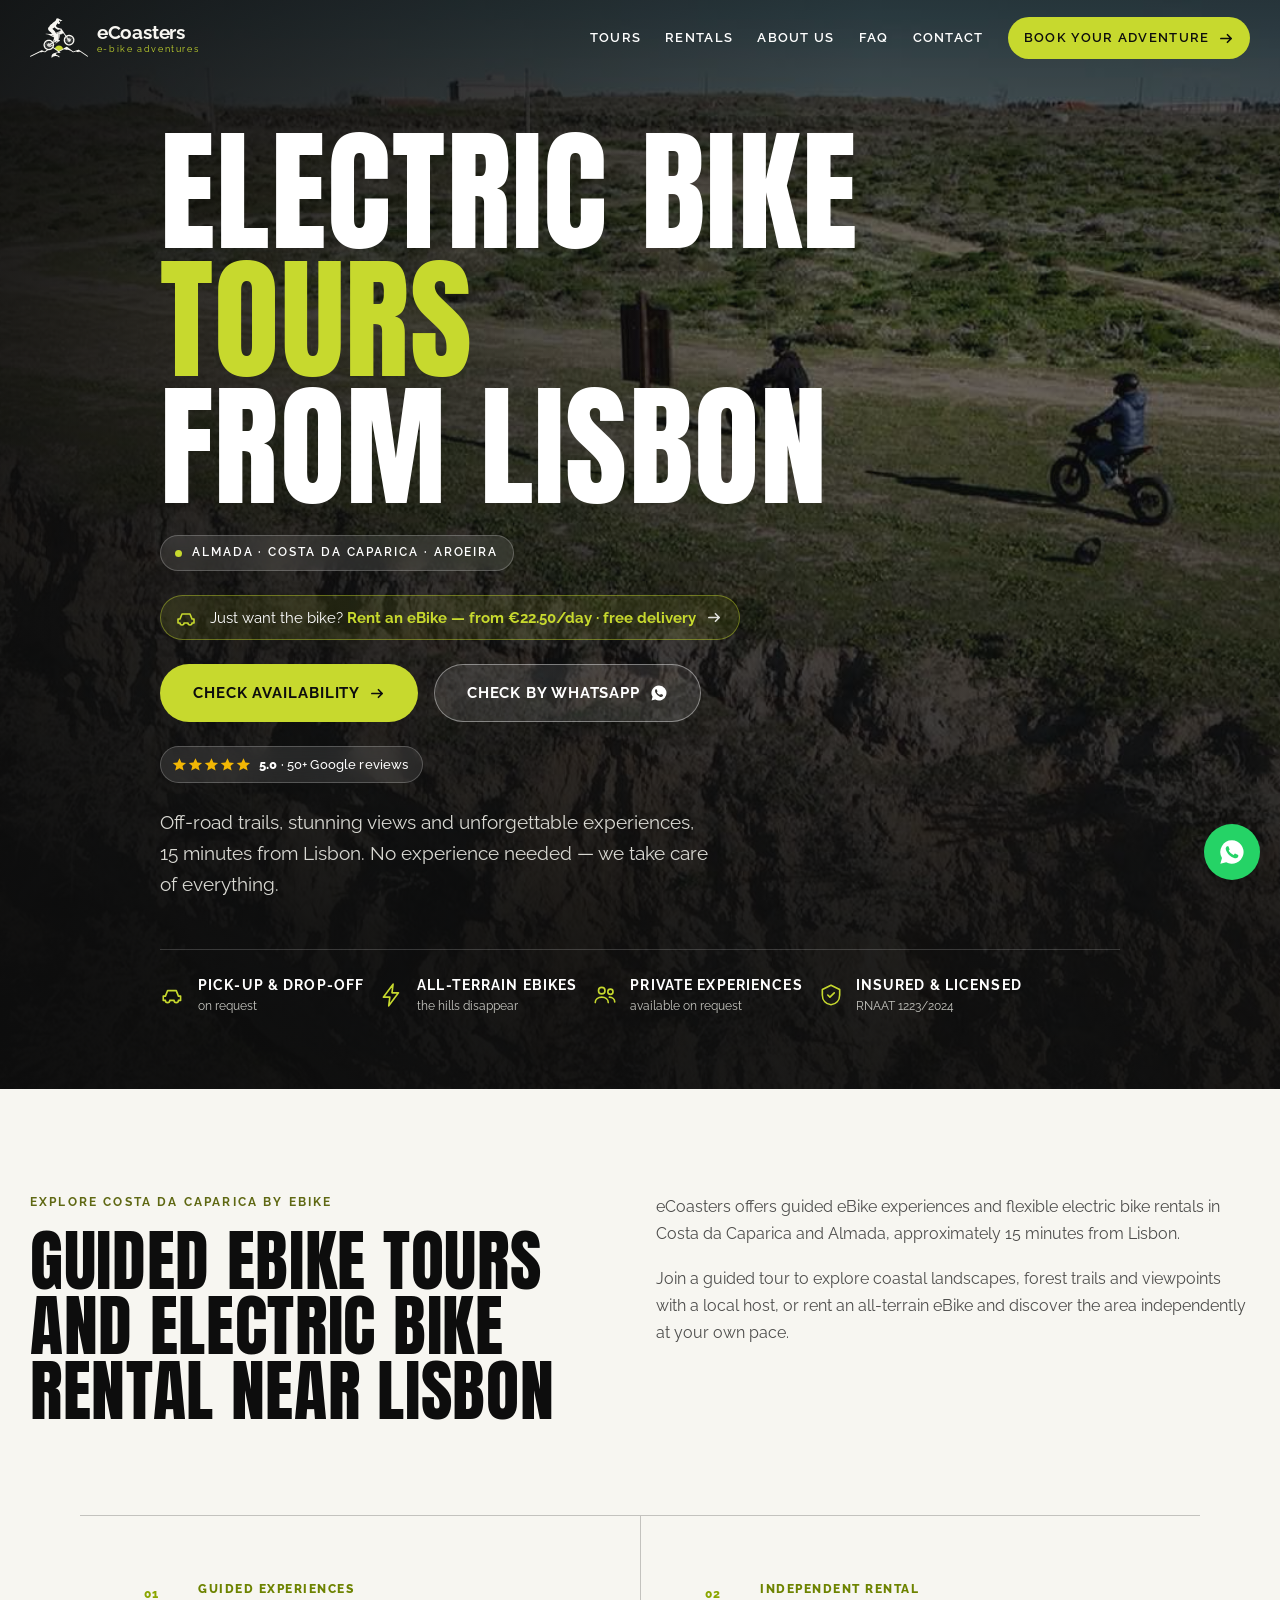
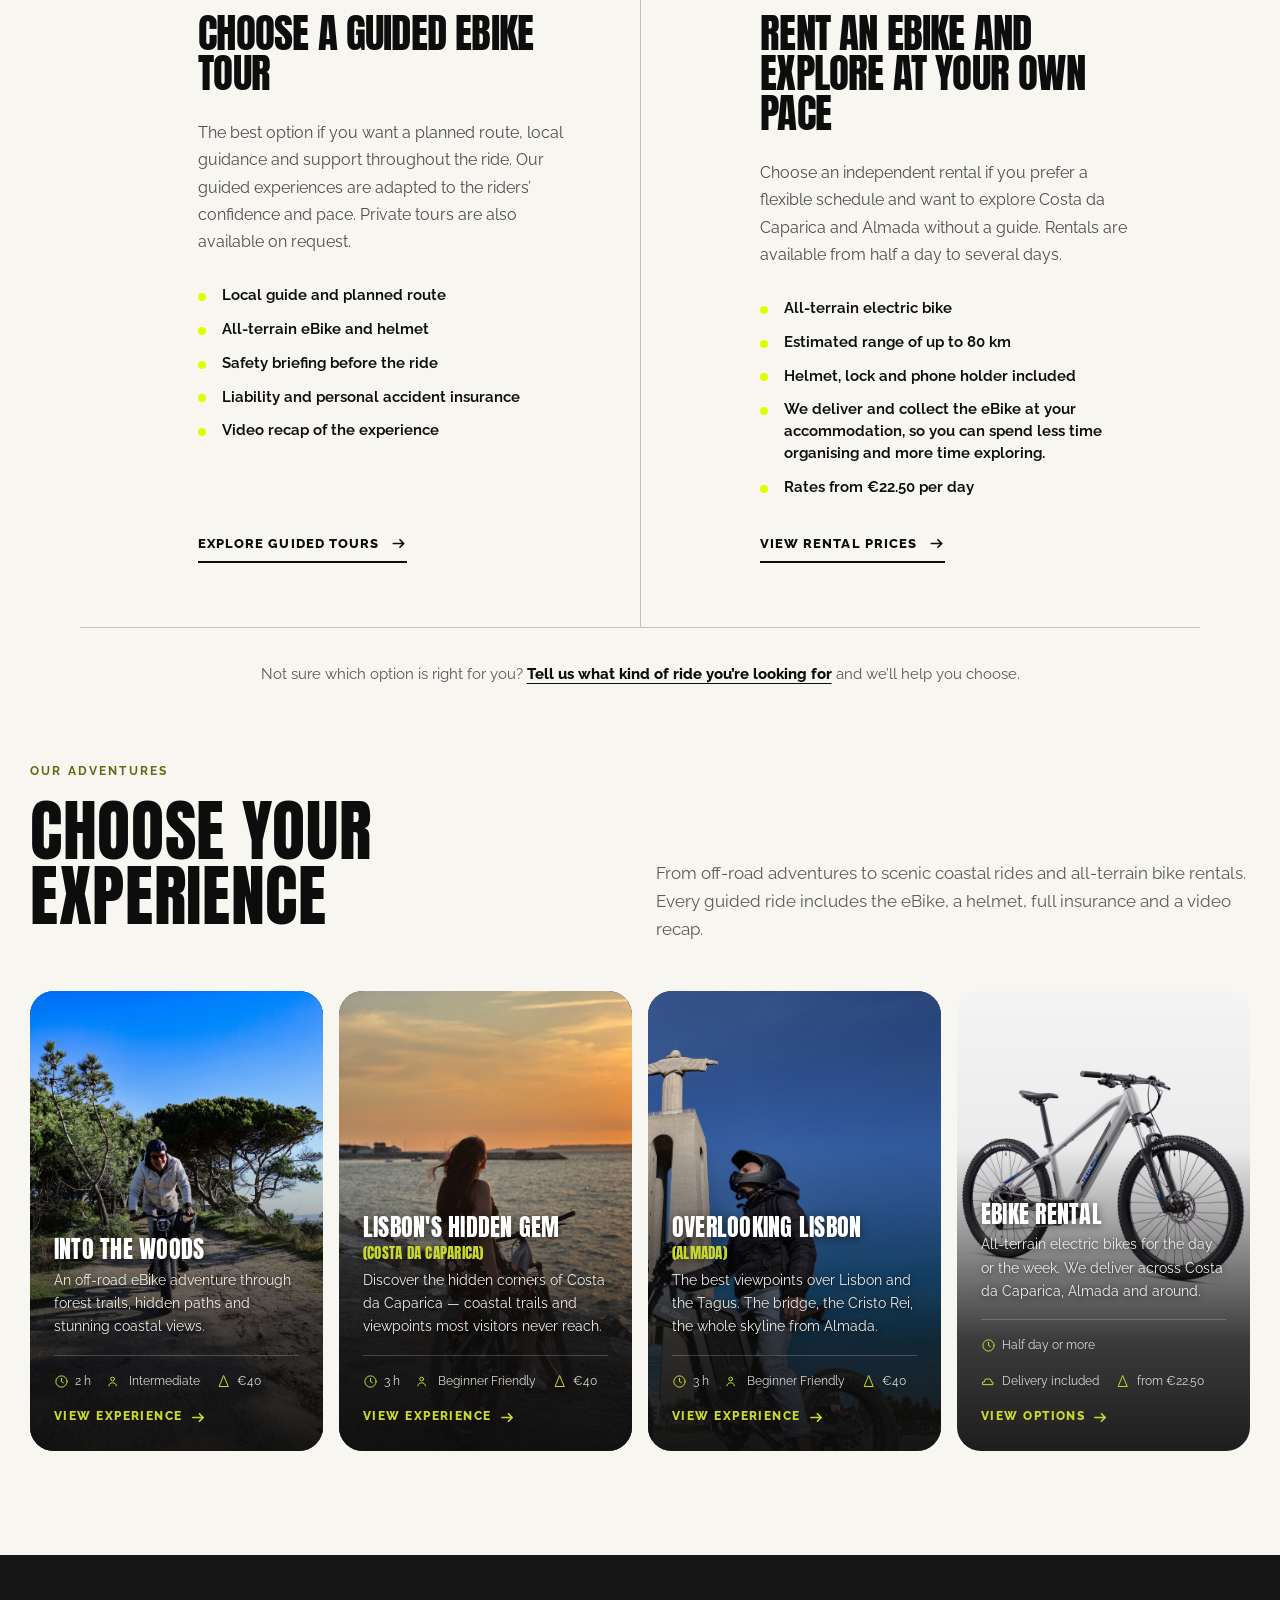
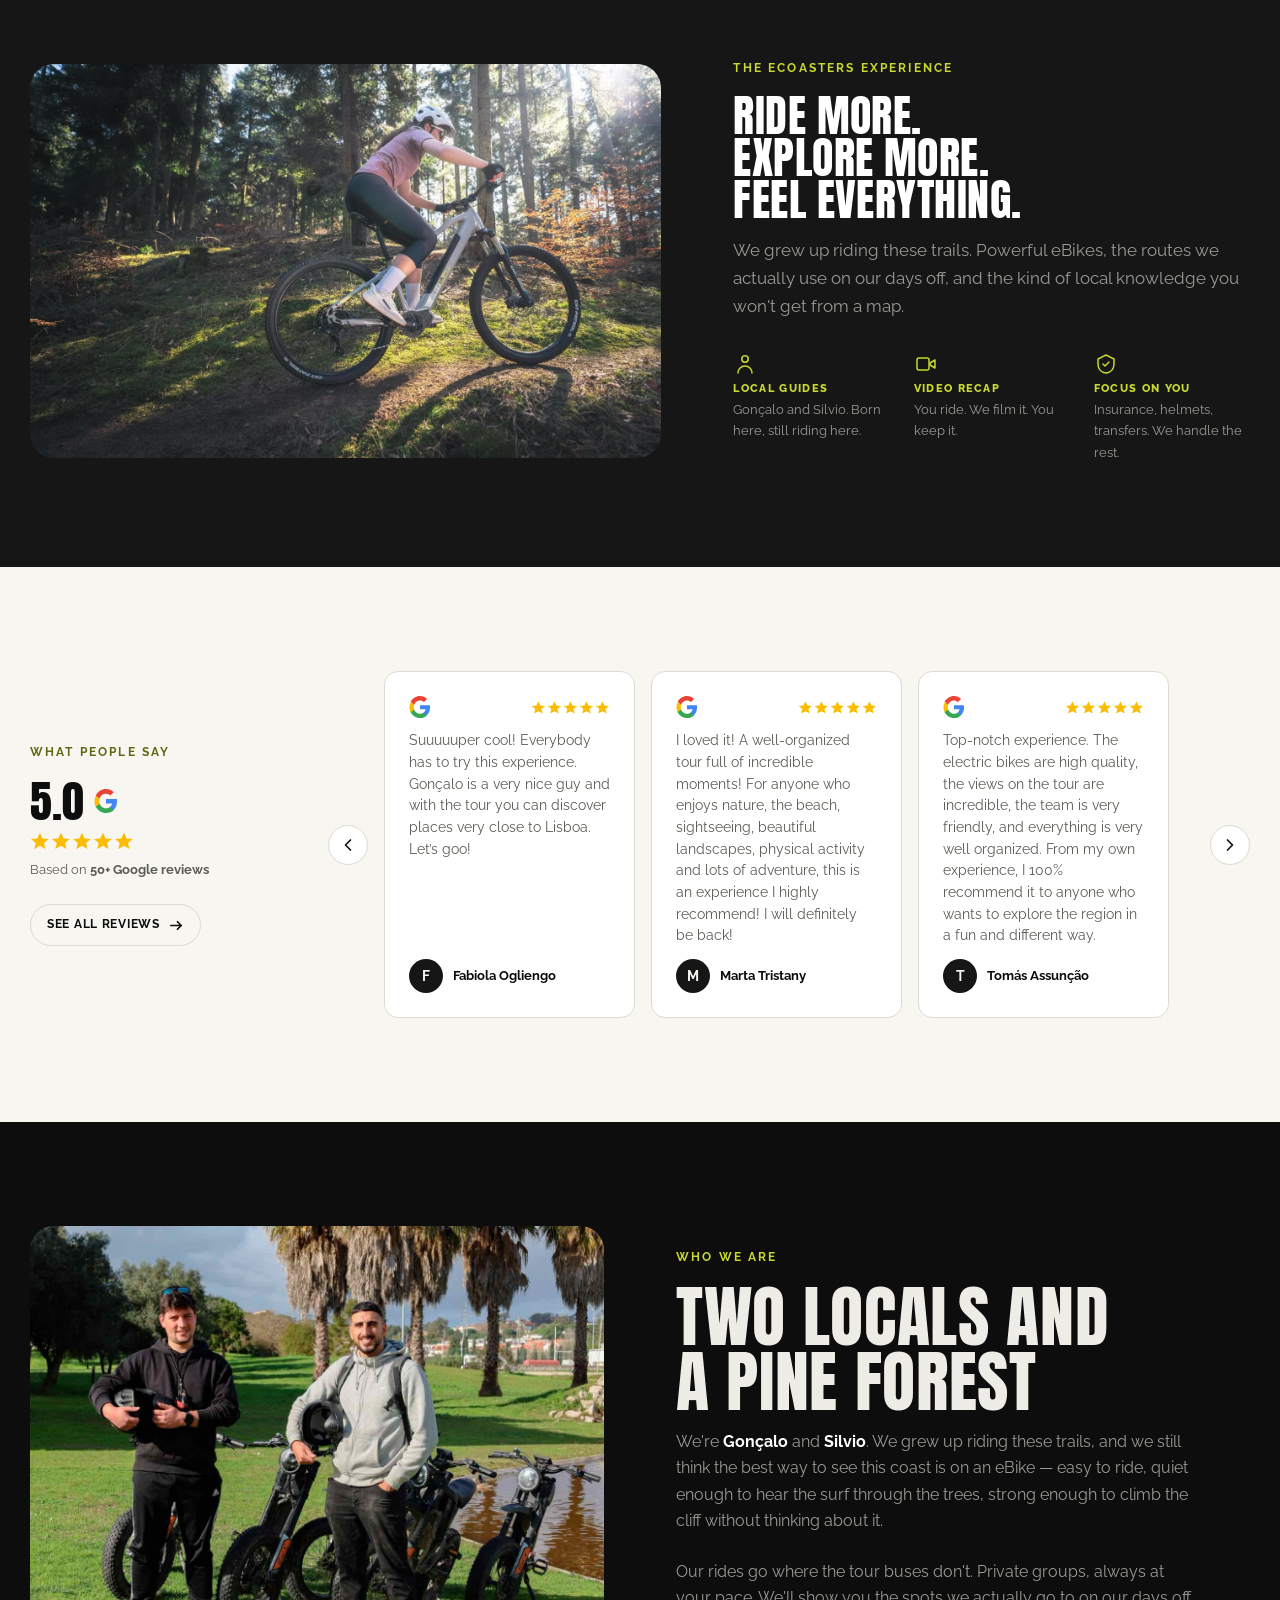
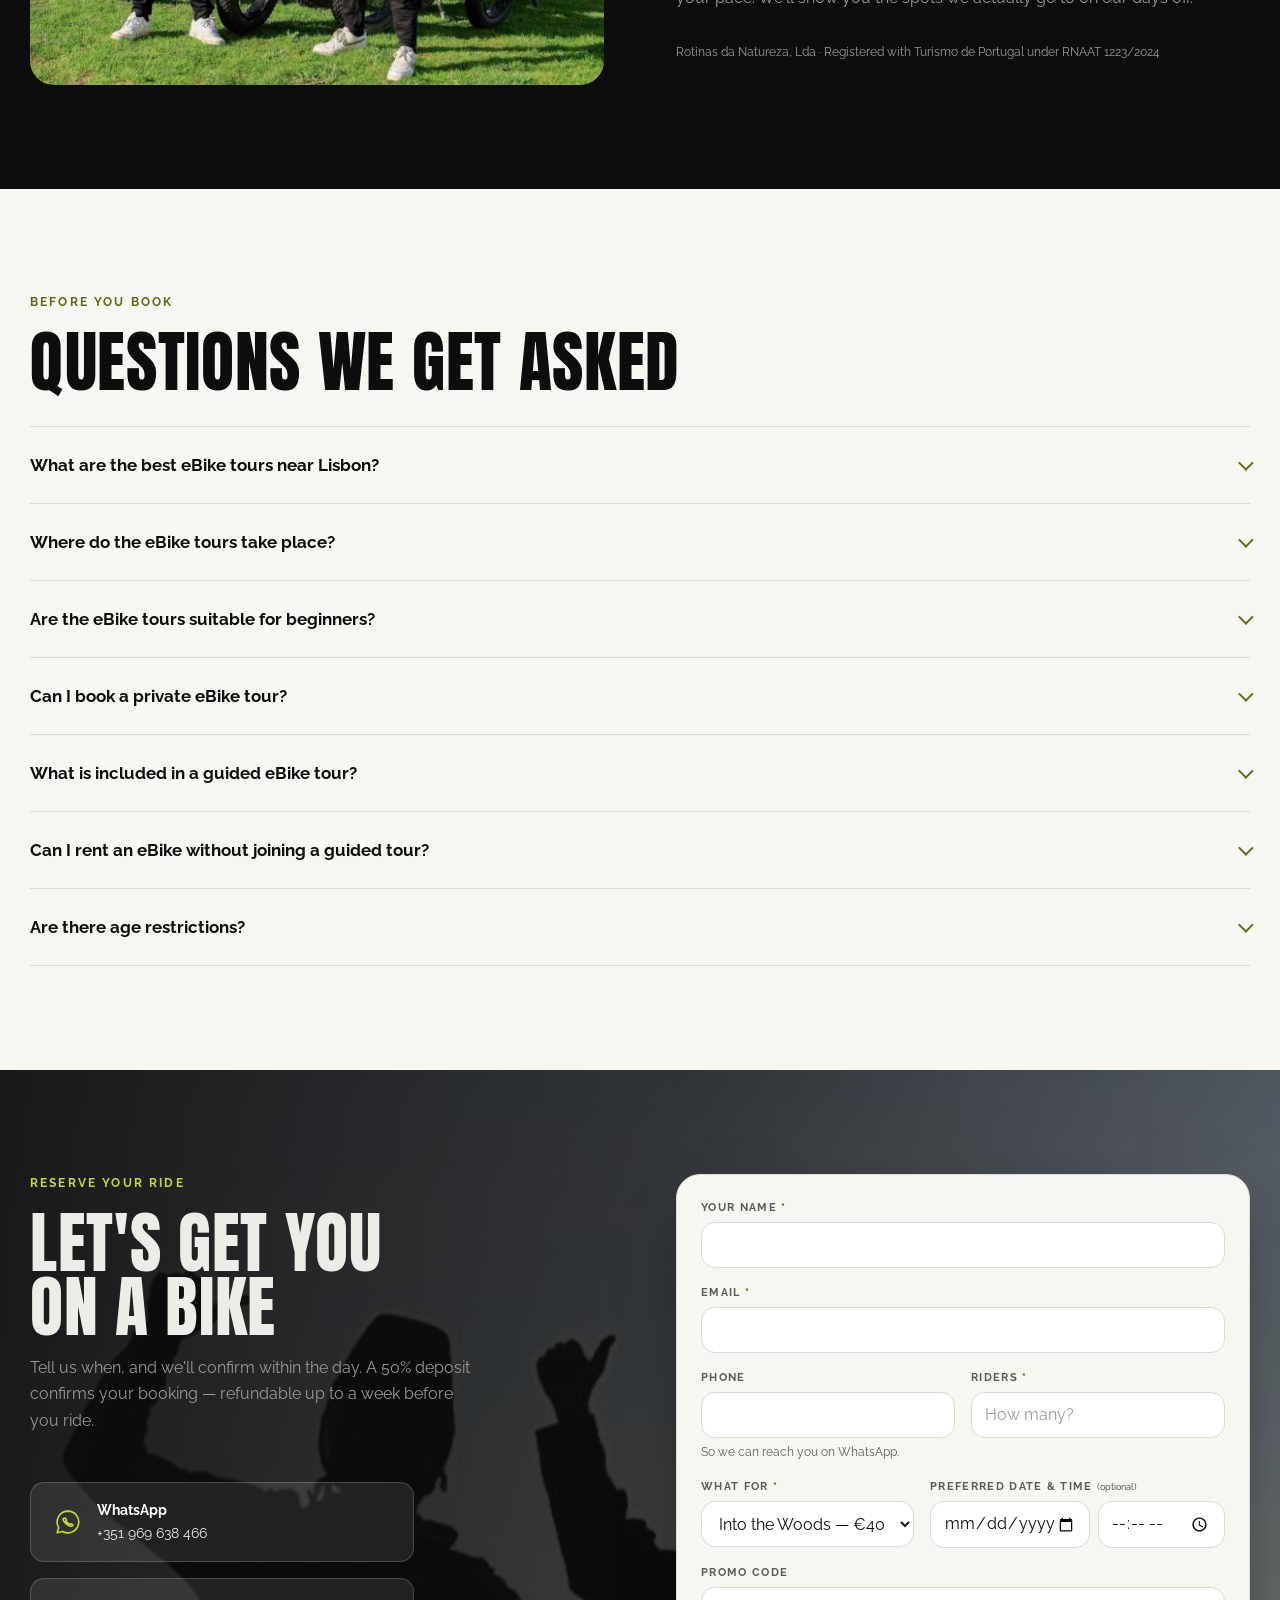
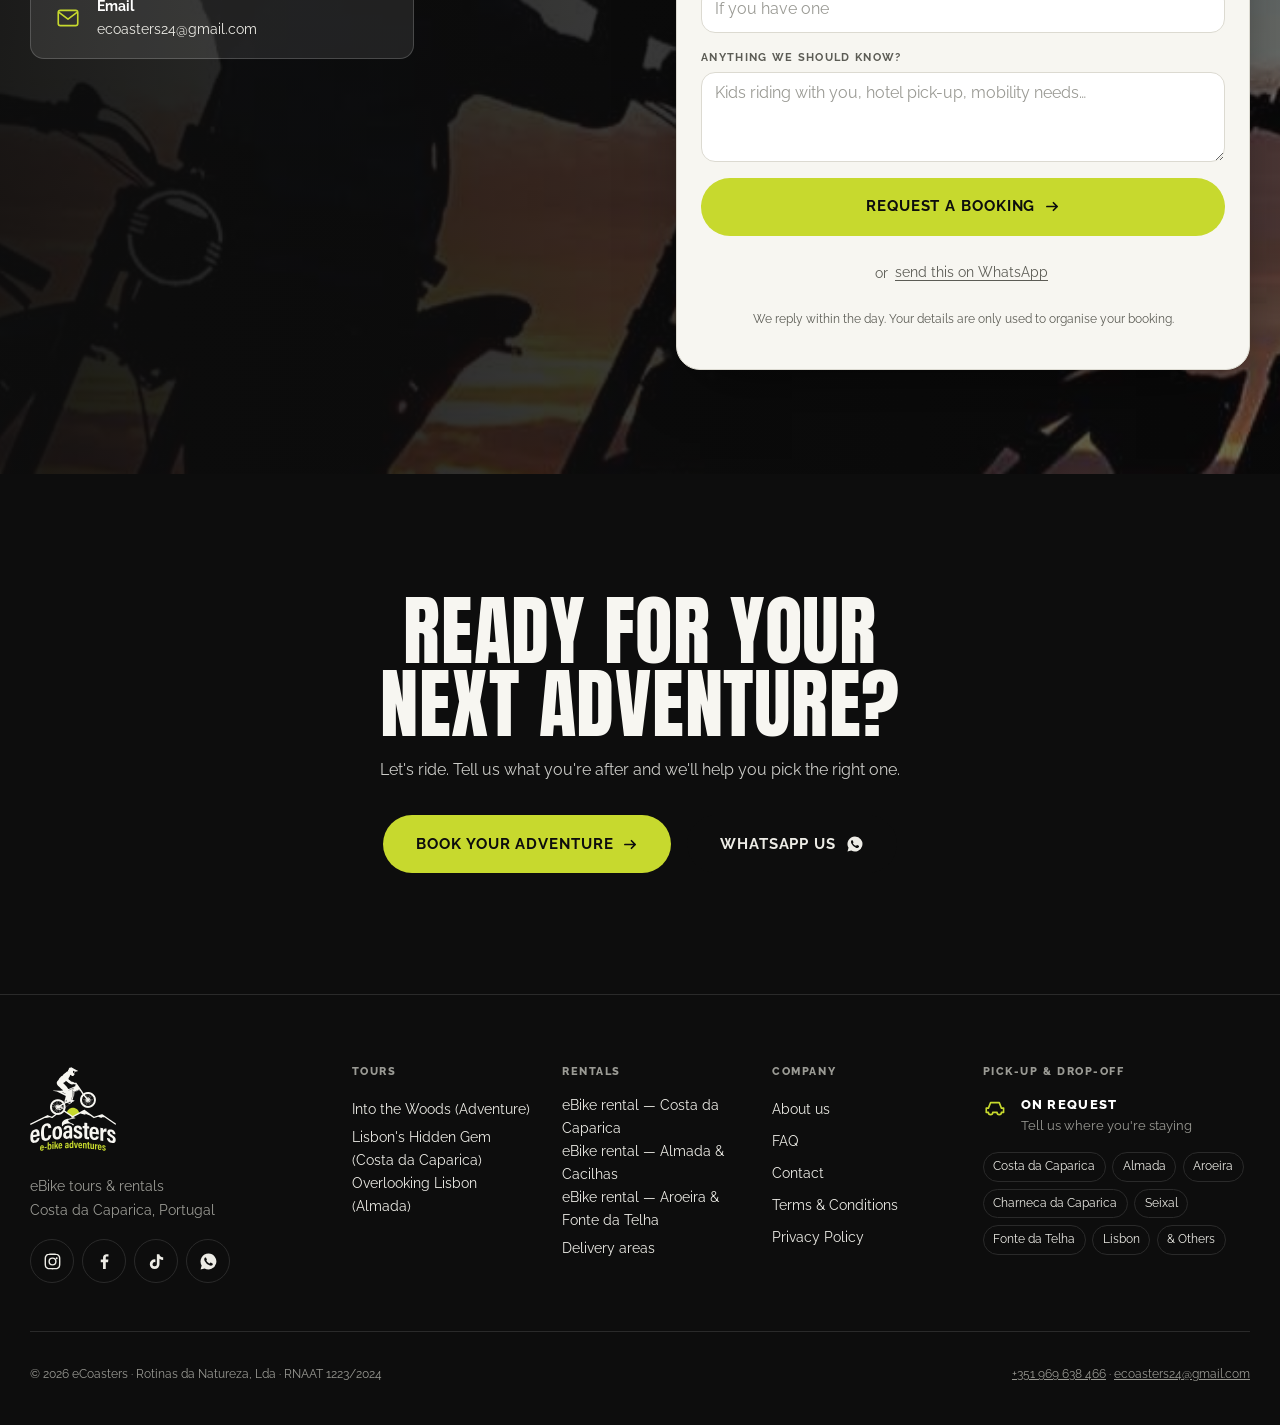
<file: bookings/index.html>
<!doctype html>
<html lang="en">
<head>
<meta charset="utf-8">
<meta name="viewport" content="width=device-width, initial-scale=1">
<title>Book your ride — eCoasters</title>
<link rel="canonical" href="https://www.ecoasters.pt/">
<meta http-equiv="refresh" content="0; url=/#book">
<script>location.replace("/#book");</script>
<style>body{font-family:system-ui,-apple-system,Segoe UI,Roboto,sans-serif;background:#0D0D0D;color:#fff;display:grid;place-items:center;min-height:100vh;margin:0;text-align:center;padding:24px}a{color:#C7D92E}</style>
</head>
<body>
<p>This page has moved — taking you to the <a href="/#book">booking form</a>…</p>
</body>
</html>
</file>
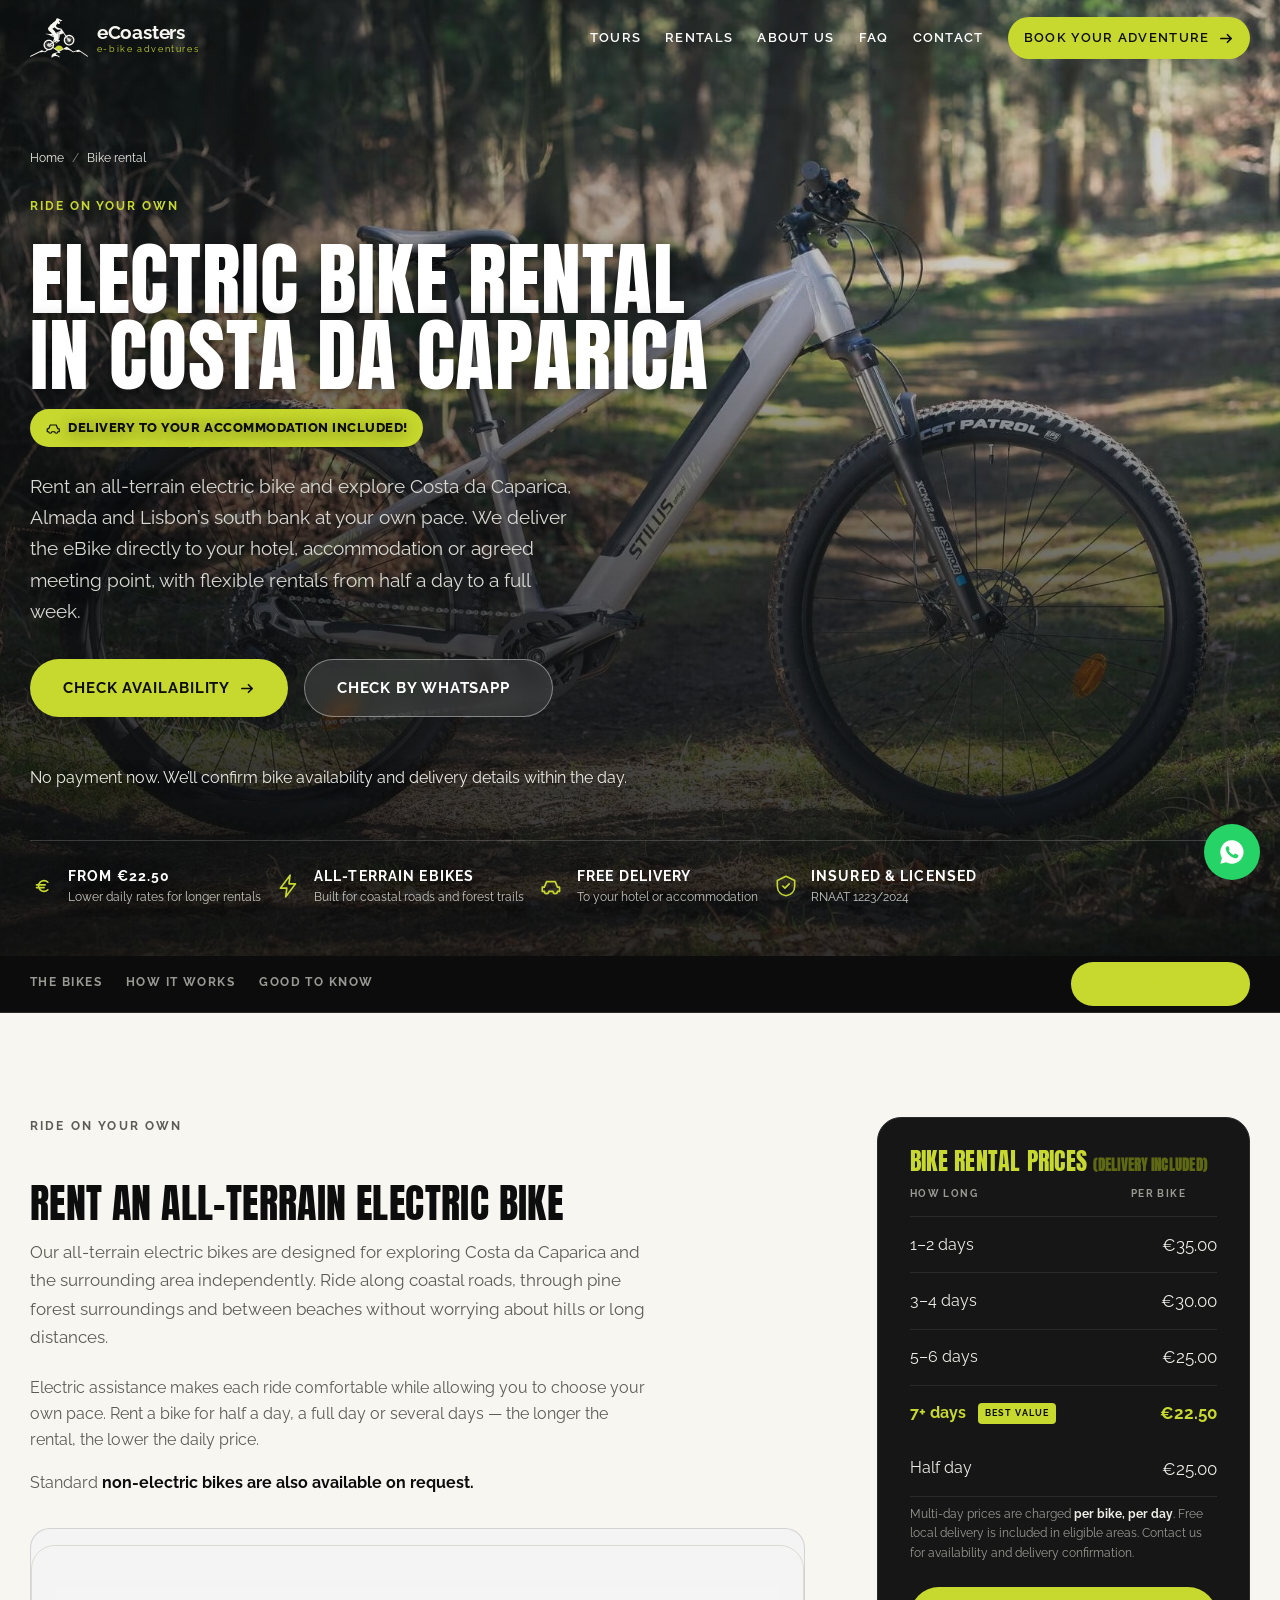
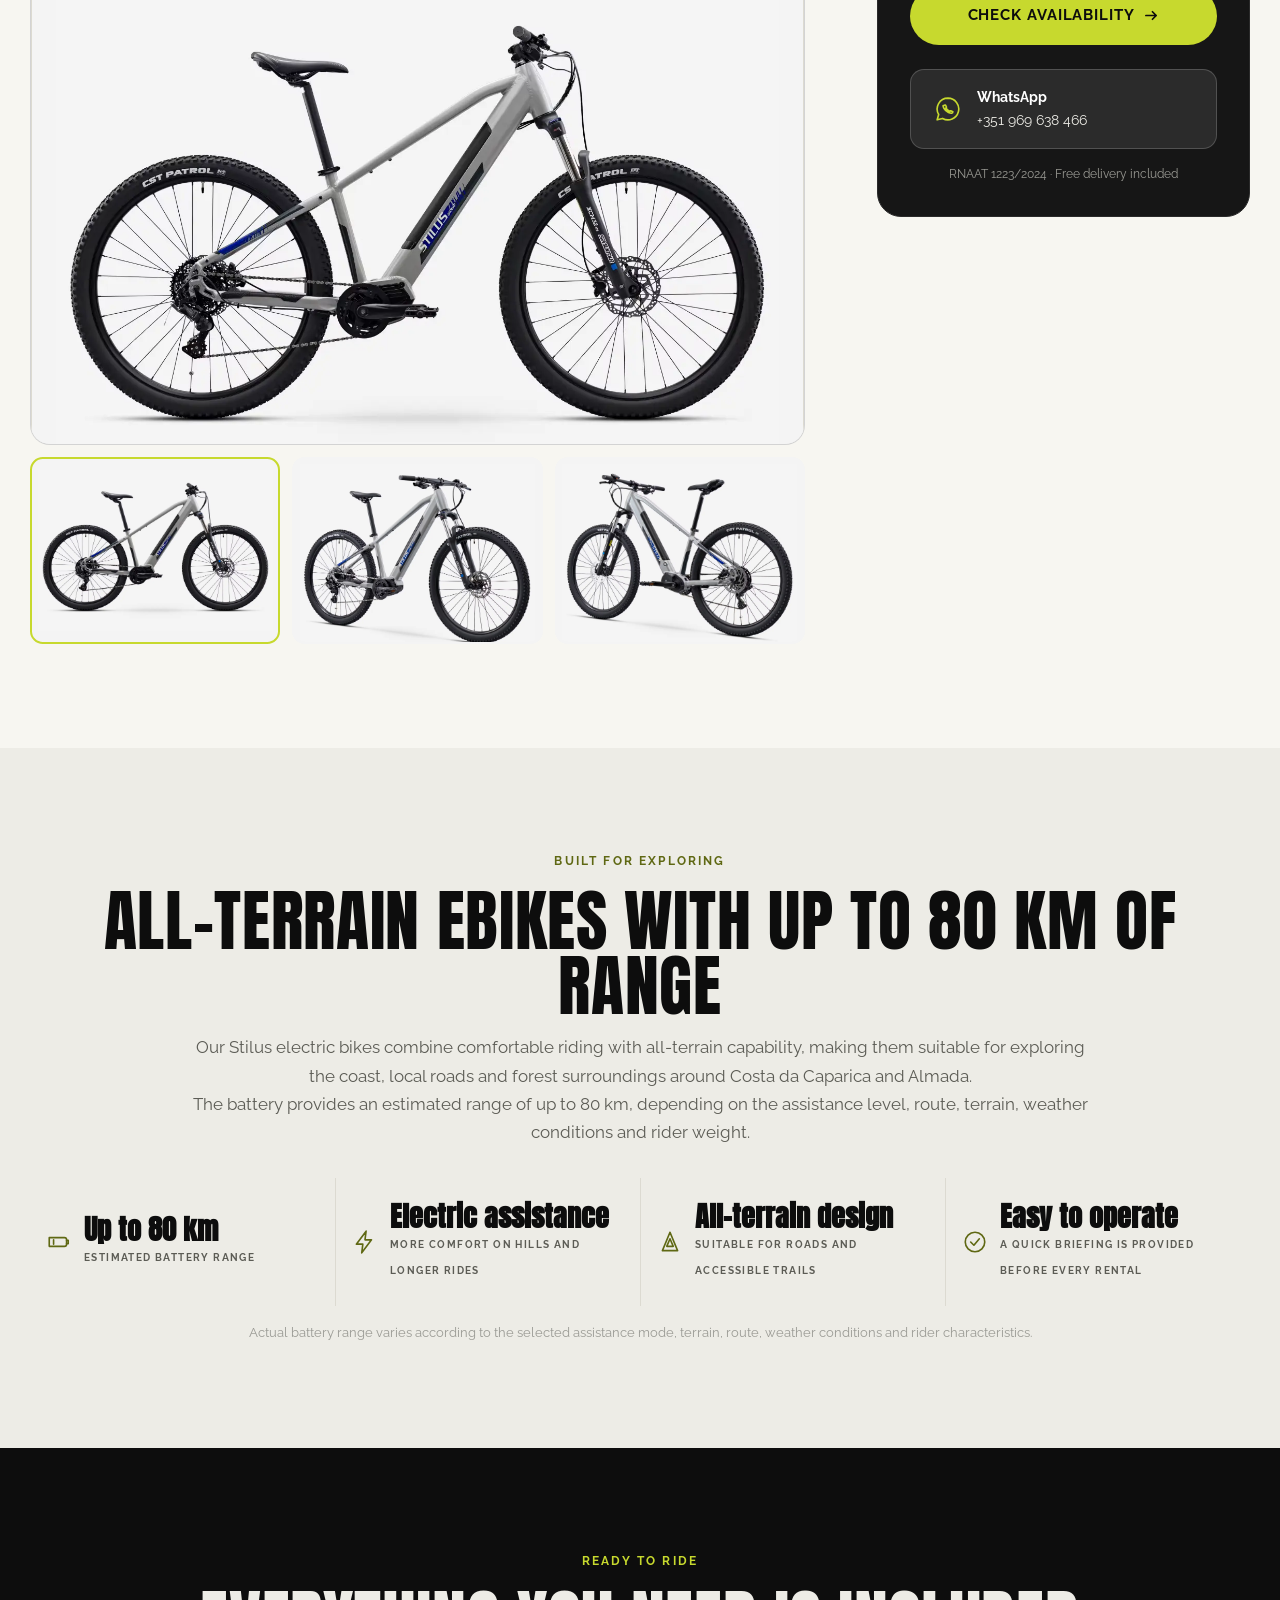
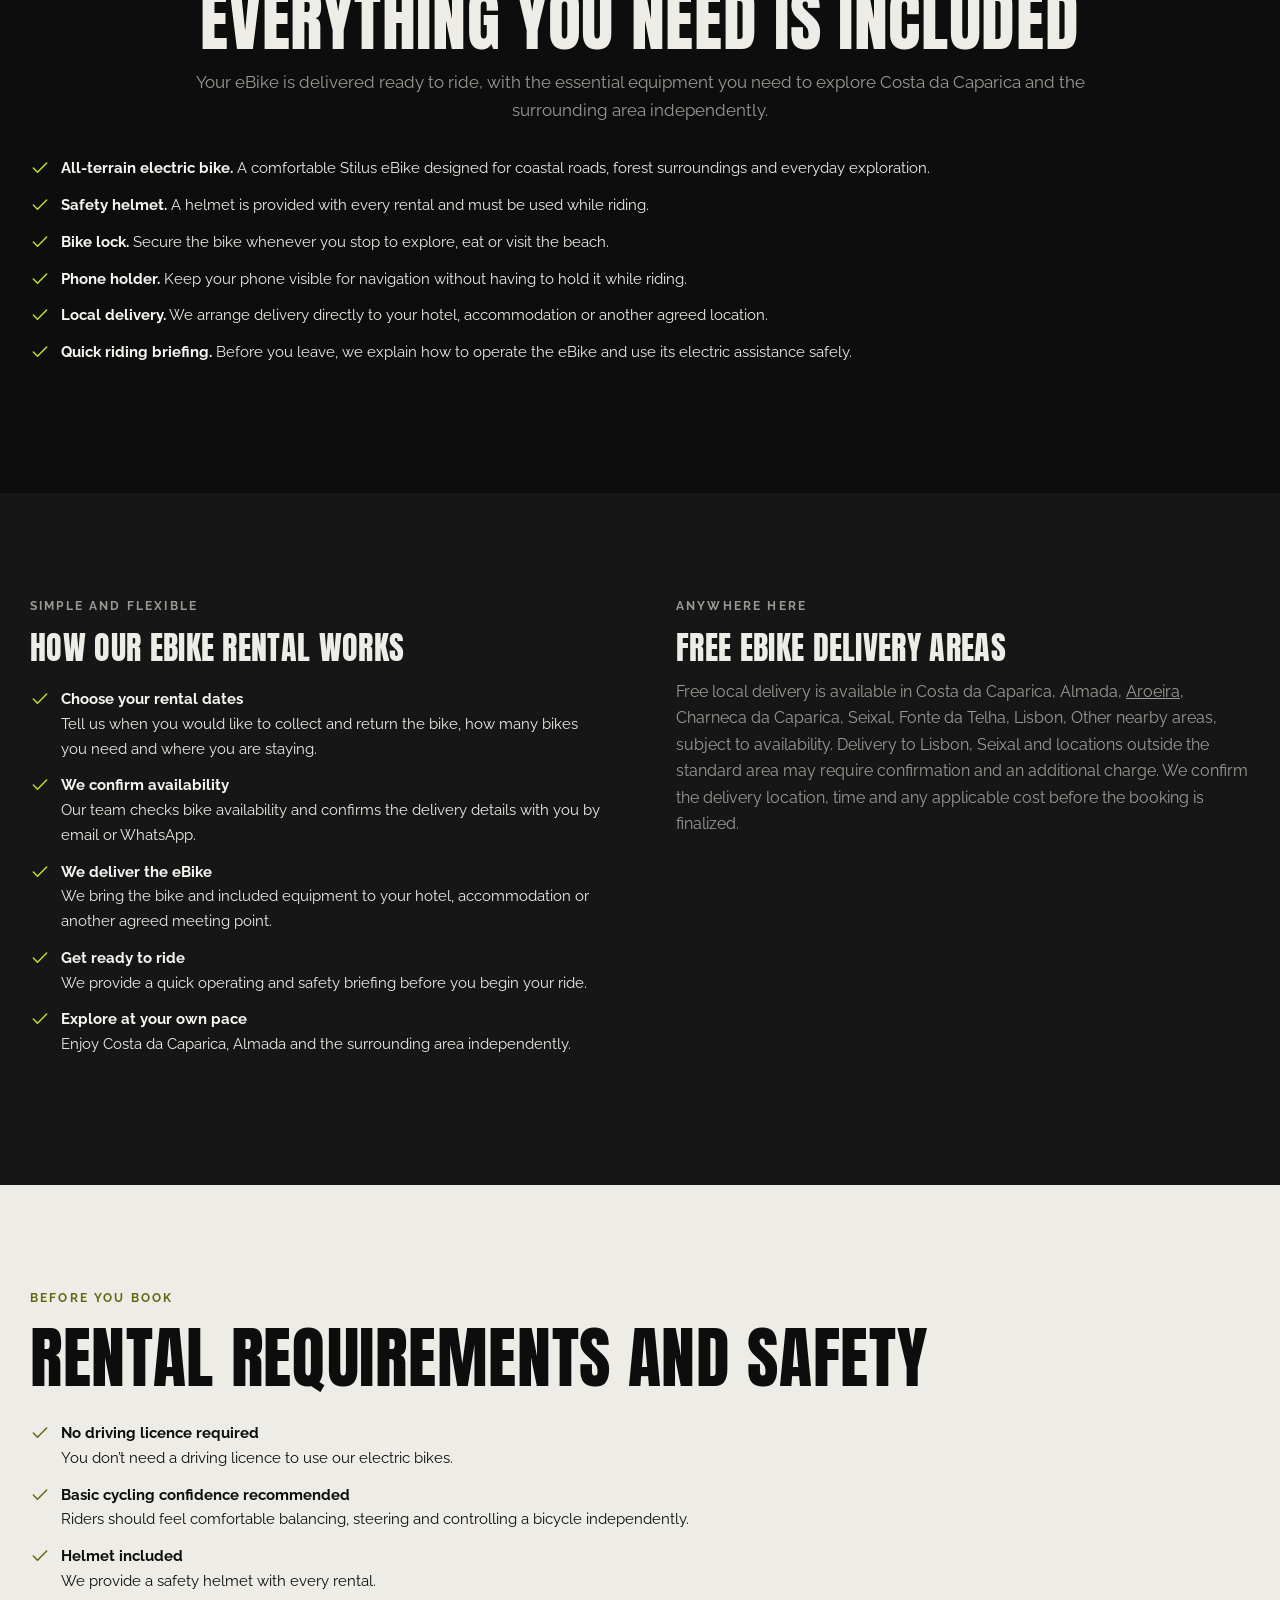
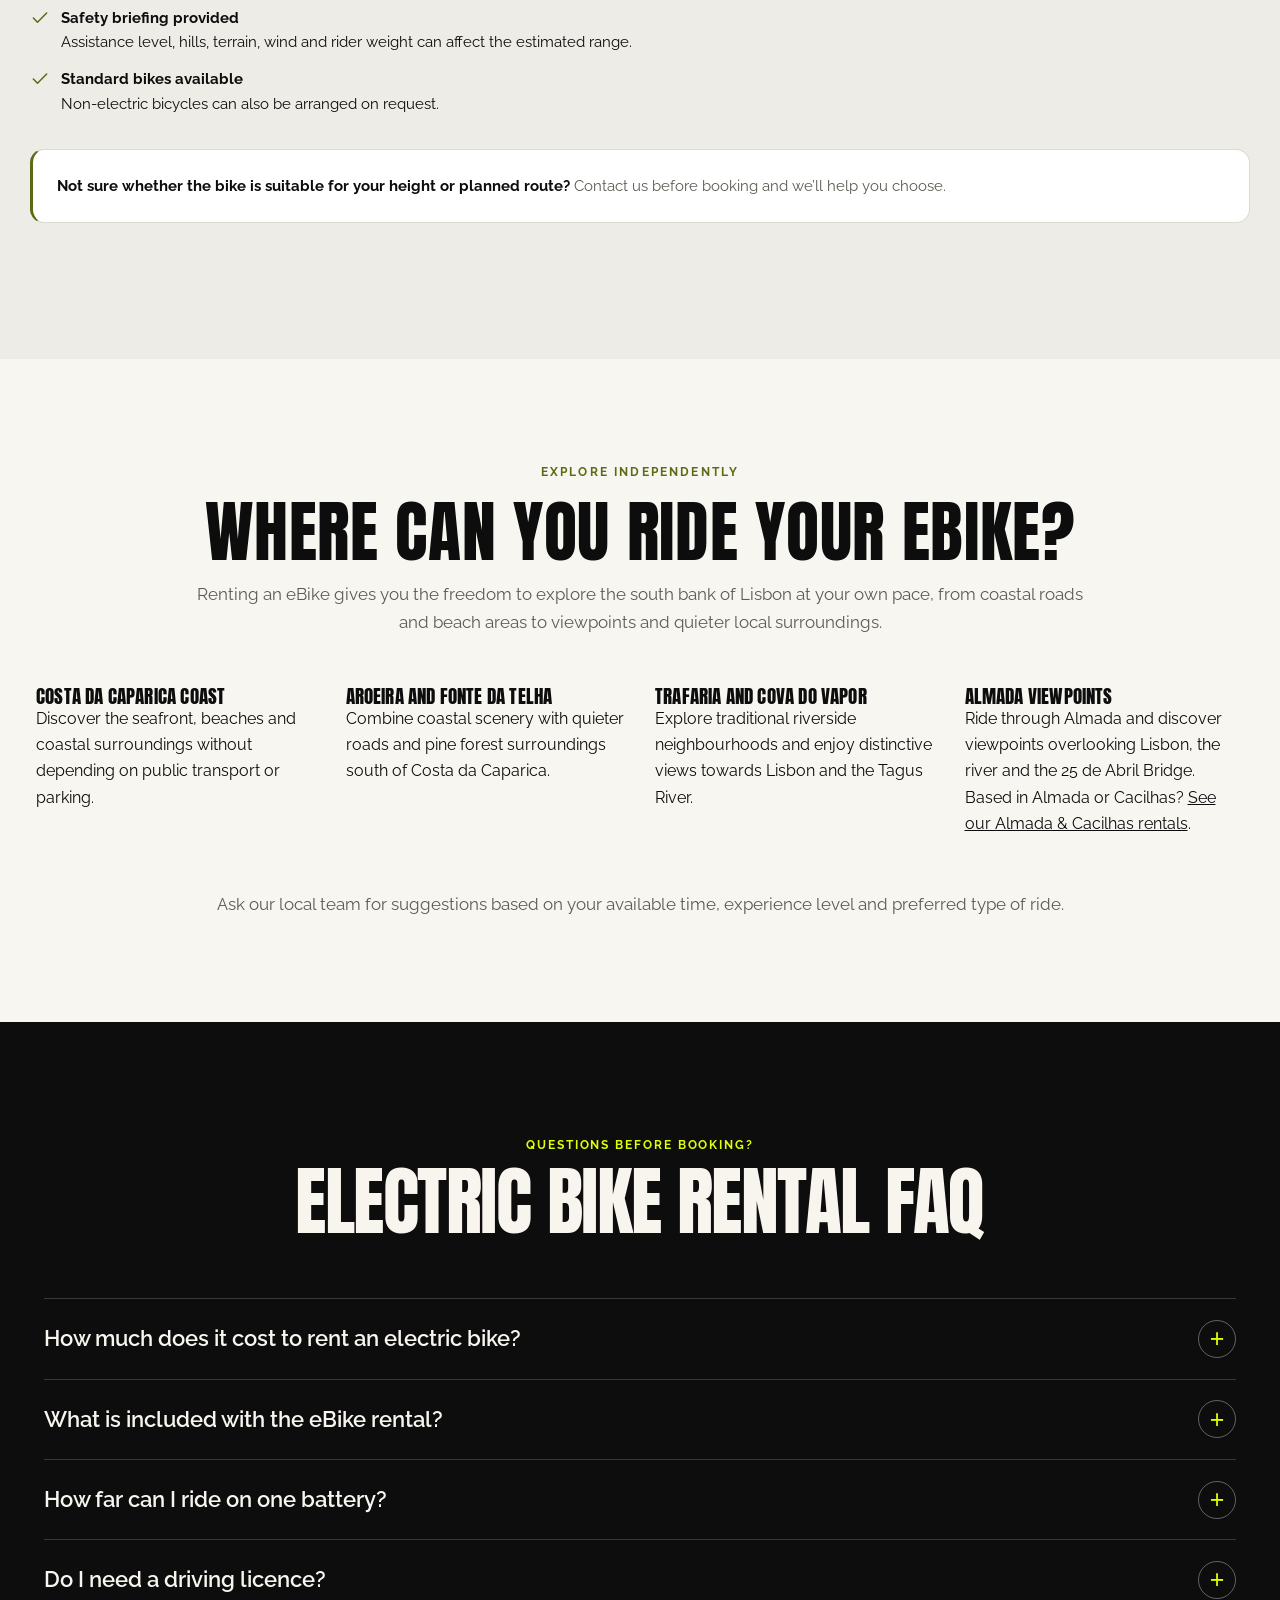
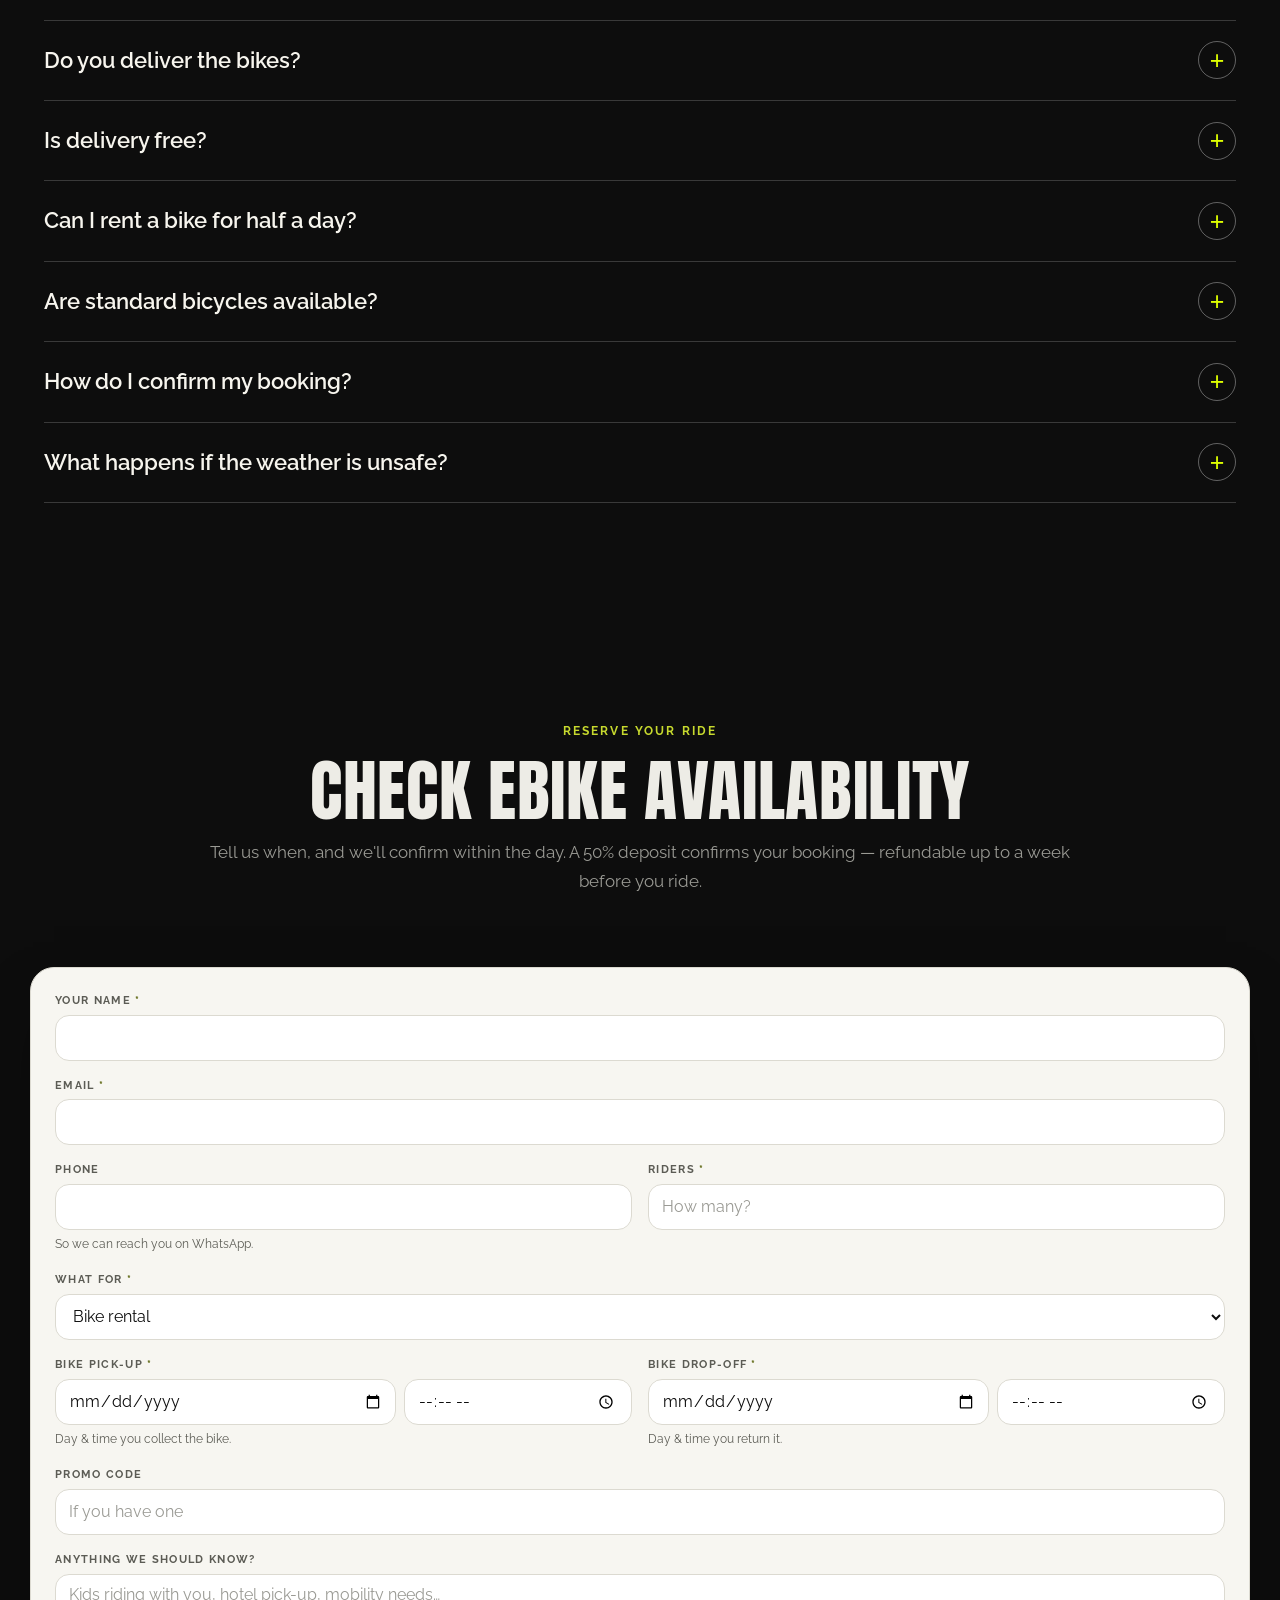
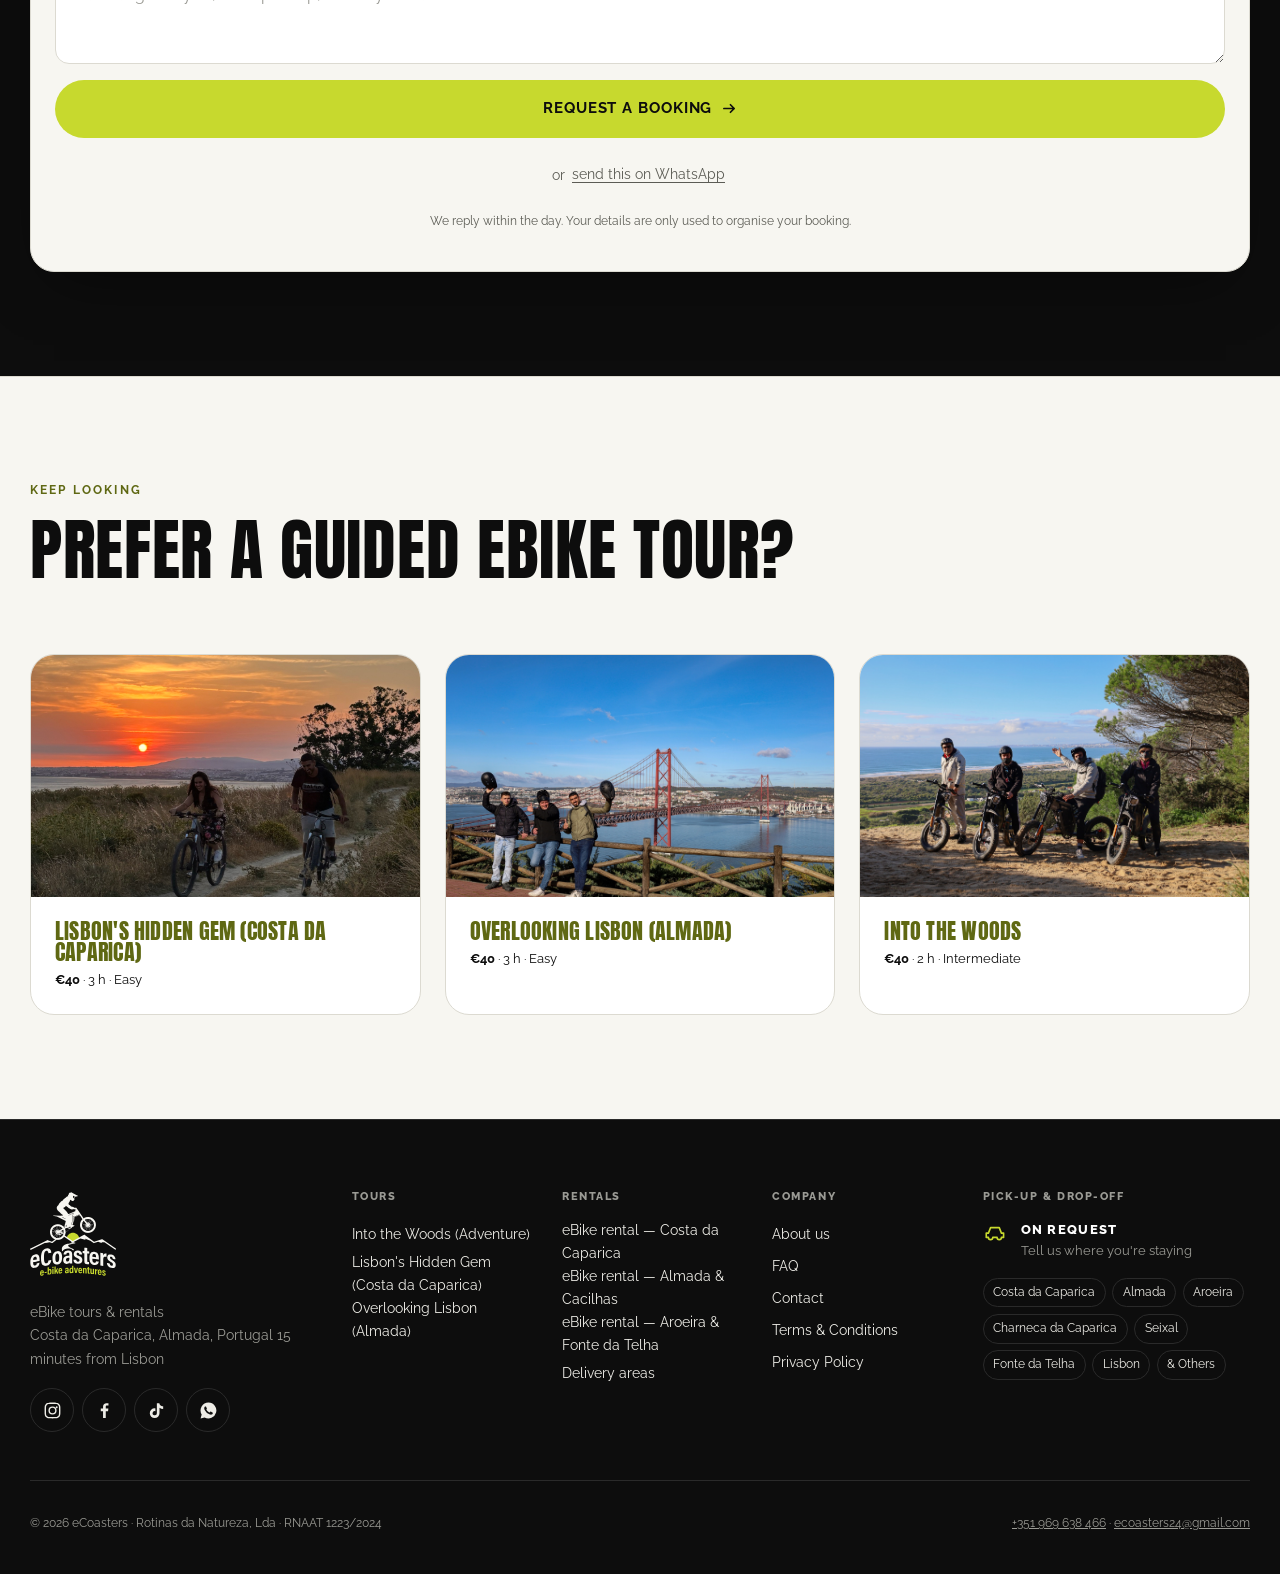
<file: electric-bike-rental/index.html>
<!doctype html>
<html lang="en">
<head>
<meta charset="utf-8">
<!-- Google Tag Manager -->
<script>(function(w,d,s,l,i){w[l]=w[l]||[];w[l].push({'gtm.start':
new Date().getTime(),event:'gtm.js'});var f=d.getElementsByTagName(s)[0],
j=d.createElement(s),dl=l!='dataLayer'?'&l='+l:'';j.async=true;j.src=
'https://www.googletagmanager.com/gtm.js?id='+i+dl;f.parentNode.insertBefore(j,f);
})(window,document,'script','dataLayer','GTM-5BCM5WX2');</script>
<!-- End Google Tag Manager -->
<meta name="viewport" content="width=device-width, initial-scale=1">
<title>Electric Bike Rental in Costa da Caparica & Lisbon | eCoasters</title>
<meta name="description" content="Rent an an all-terrain eBike in Costa da Caparica, Almada and Lisbon’s south bank. Free local delivery, flexible rentals and rates from €22.50/day.">
<link rel="canonical" href="https://www.ecoasters.pt/electric-bike-rental/">
<meta name="robots" content="index, follow, max-image-preview:large">
<meta name="googlebot" content="index, follow">
<meta property="og:type" content="website">
<meta property="og:site_name" content="eCoasters">
<meta property="og:locale" content="en_GB">
<meta property="og:url" content="https://www.ecoasters.pt/electric-bike-rental/">
<meta property="og:title" content="Electric Bike Rental — Costa da Caparica &amp; Almada · eCoasters">
<meta property="og:description" content="All-terrain eBikes with free local delivery in Costa da Caparica, Almada and Lisbon’s south bank. Rentals from €22.50/day.">
<meta property="og:url" content="https://www.ecoasters.pt/electric-bike-rental/">
<meta property="og:image" content="https://www.ecoasters.pt/assets/img/rental-hero.jpg">
<meta property="og:image:alt" content="All-terrain electric bike available for rent in Costa da Caparica">
<meta name="twitter:card" content="summary_large_image">
<meta name="twitter:title" content="Electric Bike Rental in Costa da Caparica & Lisbon | eCoasters">
<meta name="twitter:description" content="All-terrain eBikes with free local delivery. Flexible rentals from €22.50/day.">
<meta name="twitter:image" content="https://www.ecoasters.pt/assets/img/rental-hero.jpg">
<meta name="theme-color" content="#0D0D0D">
<link rel="icon" href="/assets/brand/mark-lime.svg" type="image/svg+xml">
<link rel="apple-touch-icon" href="/assets/brand/mark-lime.svg">

<link rel="preconnect" href="https://fonts.googleapis.com">
<link rel="preconnect" href="https://fonts.gstatic.com" crossorigin>
<link rel="stylesheet" href="https://fonts.googleapis.com/css2?family=Anton&family=Raleway:wght@400;500;600;700;800&display=swap">
<link rel="stylesheet" href="/assets/styles.css?v=96">
<link rel="manifest" href="/manifest.webmanifest">

<style>
  /* Rental bike image gallery */
  .bike-gallery {
    width: 100%;
    margin-top: 2rem;
  }

  .bike-gallery__stage {
    display: grid;
    place-items: center;
    width: 100%;
    aspect-ratio: 3 / 2;
    margin: 0;
    overflow: hidden;
    border: 1px solid rgba(13, 13, 13, 0.14);
    border-radius: 1.25rem;
    background: #f4f4f4;
  }

  .bike-gallery__stage img {
    display: block;
    width: 100%;
    height: 100%;
    padding: clamp(0.5rem, 2vw, 1.5rem);
    object-fit: contain;
  }

  .bike-gallery__thumbs {
    display: grid;
    grid-template-columns: repeat(3, minmax(0, 1fr));
    gap: 0.75rem;
    margin-top: 0.75rem;
  }

  .bike-gallery__thumb {
    display: grid;
    place-items: center;
    min-width: 0;
    aspect-ratio: 4 / 3;
    padding: 0.35rem;
    overflow: hidden;
    border: 2px solid transparent;
    border-radius: 0.8rem;
    background: #f4f4f4;
    cursor: pointer;
    transition: border-color 180ms ease, transform 180ms ease;
  }

  .bike-gallery__thumb:hover { transform: translateY(-2px); }

  .bike-gallery__thumb[aria-pressed="true"] {
    border-color: var(--lime, #d8f000);
  }

  .bike-gallery__thumb:focus-visible {
    outline: 3px solid var(--lime, #d8f000);
    outline-offset: 3px;
  }

  .bike-gallery__thumb img {
    display: block;
    width: 100%;
    height: 100%;
    object-fit: contain;
    pointer-events: none;
  }

  /* Keep the complete Explore independently block centred and contained. */
  #where-to-ride > .wrap {
    width: min(calc(100% - 2rem), 1600px);
    max-width: 1600px;
    margin-inline: auto;
  }

  #where-to-ride .ride-ideas {
    display: grid;
    grid-template-columns: repeat(4, minmax(0, 1fr));
    width: 100%;
    max-width: 100%;
  }

  #where-to-ride .ride-ideas > article { min-width: 0; }

  @media (max-width: 900px) {
    #where-to-ride .ride-ideas {
      grid-template-columns: repeat(2, minmax(0, 1fr));
    }
  }

  @media (max-width: 600px) {
    .bike-gallery__stage { aspect-ratio: 1 / 1; }
    .bike-gallery__thumbs { gap: 0.5rem; }

    #where-to-ride > .wrap {
      width: min(calc(100% - 1.5rem), 1600px);
    }

    #where-to-ride .ride-ideas { grid-template-columns: 1fr; }
  }
</style>

<script>
  document.documentElement.classList.add('js');
  setTimeout(function () {
    if (!window.__ecoastersReady) document.documentElement.classList.remove('js');
  }, 2500);
</script>

<script type="application/ld+json">
{
 "@context": "https://schema.org",
 "@graph": [
  {
   "@type": [
    "LocalBusiness",
    "TouristInformationCenter"
   ],
   "@id": "https://www.ecoasters.pt/#org",
   "name": "eCoasters",
   "legalName": "Rotinas da Natureza, Lda",
   "url": "https://www.ecoasters.pt/",
   "telephone": "+351969638466",
   "email": "ecoasters24@gmail.com",
   "image": "https://www.ecoasters.pt/assets/img/hg-hero.jpg",
   "logo": "https://www.ecoasters.pt/assets/brand/logo-full-lime.svg",
   "priceRange": "€€",
   "currenciesAccepted": "EUR",
   "slogan": "Ride more. Explore more. Feel everything.",
   "description": "Guided electric bike tours and all-terrain eBike rentals in Costa da Caparica and Almada, 15 minutes from Lisbon. RNAAT 1223/2024.",
   "address": {
    "@type": "PostalAddress",
    "addressLocality": "Costa da Caparica",
    "addressRegion": "Almada",
    "postalCode": "2825",
    "addressCountry": "PT"
   },
   "geo": {
    "@type": "GeoCoordinates",
    "latitude": "38.6446",
    "longitude": "-9.2337"
   },
   "areaServed": [
    {
     "@type": "Place",
     "name": "Costa da Caparica"
    },
    {
     "@type": "Place",
     "name": "Almada"
    },
    {
     "@type": "Place",
     "name": "Aroeira"
    },
    {
     "@type": "Place",
     "name": "Charneca da Caparica"
    },
    {
     "@type": "Place",
     "name": "Fonte da Telha"
    },
    {
     "@type": "Place",
     "name": "Trafaria"
    },
    {
     "@type": "Place",
     "name": "Pragal"
    },
    {
     "@type": "Place",
     "name": "Seixal"
    },
    {
     "@type": "Place",
     "name": "Lisbon"
    }
   ],
   "knowsLanguage": [
    "pt",
    "en",
    "es"
   ],
   "sameAs": [
    "https://www.instagram.com/ecoasters.tours",
    "https://www.facebook.com/people/ECoasters-Electric-Bike-Tours/61570017095799/",
    "https://www.tiktok.com/@ecoasters",
    "https://share.google/gUtsCcXPfASTYaQZ6"
   ],
   "aggregateRating": {
    "@type": "AggregateRating",
    "ratingValue": "5.0",
    "reviewCount": "50",
    "bestRating": "5",
    "worstRating": "1"
   }
  },
  {
   "@type": "Product",
   "@id": "https://www.ecoasters.pt/electric-bike-rental/#product",
   "name": "All-terrain electric bike rental — Costa da Caparica & Almada",
   "description": "Rent an all-terrain electric bike in Costa da Caparica, Almada, Aroeira, Charneca da Caparica, Fonte da Telha and across the concelho de Almada. Free delivery. From €22.50/day — easy, effortless riding. Standard bikes on request.",
   "image": "https://www.ecoasters.pt/assets/img/rental-hero.jpg",
   "brand": {
    "@id": "https://www.ecoasters.pt/#org"
   },
   "offers": {
    "@type": "AggregateOffer",
    "lowPrice": "22.50",
    "highPrice": "35.00",
    "priceCurrency": "EUR",
    "offerCount": "5",
    "availability": "https://schema.org/InStock",
    "url": "https://www.ecoasters.pt/electric-bike-rental/#book",
    "areaServed": [
     {
      "@type": "Place",
      "name": "Costa da Caparica"
     },
     {
      "@type": "Place",
      "name": "Almada"
     },
     {
      "@type": "Place",
      "name": "Aroeira"
     },
     {
      "@type": "Place",
      "name": "Charneca da Caparica"
     },
     {
      "@type": "Place",
      "name": "Fonte da Telha"
     },
     {
      "@type": "Place",
      "name": "Trafaria"
     },
     {
      "@type": "Place",
      "name": "Pragal"
     },
     {
      "@type": "Place",
      "name": "Seixal"
     },
     {
      "@type": "Place",
      "name": "Lisbon"
     }
    ],
    "seller": {
     "@id": "https://www.ecoasters.pt/#org"
    }
   }
  },
  {
   "@type": "BreadcrumbList",
   "itemListElement": [
    {
     "@type": "ListItem",
     "position": 1,
     "name": "Home",
     "item": "https://www.ecoasters.pt/"
    },
    {
     "@type": "ListItem",
     "position": 2,
     "name": "Bike rental",
     "item": "https://www.ecoasters.pt/electric-bike-rental/"
    }
   ]
  }
 ]
}
</script>
</head>
<body>
<!-- Google Tag Manager (noscript) -->
<noscript><iframe src="https://www.googletagmanager.com/ns.html?id=GTM-5BCM5WX2"
height="0" width="0" style="display:none;visibility:hidden"></iframe></noscript>
<!-- End Google Tag Manager (noscript) -->
<a class="skip" href="#main">Skip to main content</a>

<header class="hdr" id="hdr">
  <div class="hdr__in">
    <a class="brand" href="/#top" aria-label="eCoasters — home">
      <img class="brand__mark" src="/assets/brand/mark-lime.svg" alt="" width="308" height="212" decoding="async">
      <span class="brand__txt">
        <span class="brand__word">eCoasters</span>
        <span class="brand__sub">e-bike adventures</span>
      </span>
    </a>
    <nav class="nav" id="nav" aria-label="Primary">
      <a href="/tours/">Tours</a>
      <a href="/electric-bike-rental/">Rentals</a>
      <a href="/#about">About us</a>
      <a href="/#faq">FAQ</a>
      <a href="/#contact">Contact</a>
      <a class="btn btn--lime btn--sm" href="/#book">Book your adventure <svg class="ico-arr" viewBox="0 0 16 16" aria-hidden="true"><path d="M2 8h11M9 4l4 4-4 4"/></svg></a>
    </nav>
    <button class="burger" id="burger" aria-expanded="false" aria-controls="nav" aria-label="Open menu">
      <span></span><span></span><span></span>
    </button>
  </div>
</header>

<main id="main">

<section class="phero phero--rental">
  <div class="phero__media media" style="--photo:url('/assets/img/rental-hero.jpg')" role="img"
       aria-label="An all-terrain Stilus electric bike on a forest trail"></div>
  <div class="phero__scrim" aria-hidden="true"></div>
  <div class="phero__in wrap">
    <nav class="crumbs" aria-label="Breadcrumb"><a href="/">Home</a><span>/</span>Bike rental</nav>
    <p class="phero__tag">Ride on your own</p>
    <h1 class="phero__h">Electric Bike Rental in Costa da Caparica</h1>
    <p class="phero__badge"><svg viewBox="0 0 24 24" aria-hidden="true"><path d="M3 13h2l2-5h8l2 5h2v4h-2a2 2 0 1 1-4 0H9a2 2 0 1 1-4 0H3z"/></svg> Delivery to your accommodation included!</p>
    <p class="hero__p">Rent an all-terrain electric bike and explore Costa da Caparica,
  Almada and Lisbon’s south bank at your own pace. We deliver the
  eBike directly to your hotel, accommodation or agreed meeting
  point, with flexible rentals from half a day to a full week.</p>
    <div class="hero__cta" style="margin-top:1.5rem">
      <a class="btn btn--lime btn--lg" href="#book">Check availability
        <svg class="ico-arr" viewBox="0 0 16 16" aria-hidden="true"><path d="M2 8h11M9 4l4 4-4 4"/></svg></a>
      <a class="btn btn--glass btn--lg" href="https://wa.me/351969638466">Check by WhatsApp <svg viewBox="0 0 24 24" aria-hidden="true"><path d="M12 2a10 10 0 0 0-8.6 15.1L2 22l5-1.3A10 10 0 1 0 12 2zm5.3 14.1c-.2.6-1.3 1.2-1.8 1.2-.5.1-1 .1-1.7-.1a11 11 0 0 1-6.4-5.6c-.5-.9-.8-1.8-.8-2.6 0-.9.5-1.4.7-1.6.2-.2.5-.3.7-.3h.5c.2 0 .4 0 .6.5l.8 2c.1.2 0 .4-.1.5l-.4.5c-.1.2-.3.3-.1.6a8 8 0 0 0 3.7 3.2c.3.1.5.1.6-.1l.7-.8c.2-.2.3-.2.6-.1l2 1c.3.1.4.2.5.3z"/></svg></a>
    
    </div>
    <p class="booking-note">
    No payment now. We’ll confirm bike availability and delivery details
    within the day.
    </p>
    <ul class="hstrip">
      <li><svg viewBox="0 0 24 24" aria-hidden="true"><path d="M16.5 8.5a5 5 0 1 0 0 7M6 11h8M6 13.5h7"/></svg><span><b>From €22.50</b><span>Lower daily rates for longer rentals</span></span></li>
      <li><svg viewBox="0 0 24 24" aria-hidden="true"><path d="M13 2 4 14h6l-1 8 9-12h-6z"/></svg><span><b>All-terrain eBikes</b><span>Built for coastal roads and forest trails</span></span></li>
      <li><svg viewBox="0 0 24 24" aria-hidden="true"><path d="M3 13h2l2-5h8l2 5h2v4h-2a2 2 0 1 1-4 0H9a2 2 0 1 1-4 0H3z"/></svg><span><b>Free delivery</b><span>To your hotel or accommodation</span></span></li>
      <li><svg viewBox="0 0 24 24" aria-hidden="true"><path d="M12 3 4 7v5c0 5 3.4 8.4 8 9 4.6-.6 8-4 8-9V7z"/><path d="m9 12 2 2 4-4"/></svg><span><b>Insured &amp; licensed</b><span>RNAAT 1223/2024</span></span></li>
    </ul>
  </div>
</section>

<nav class="subnav" id="subnav" aria-label="On this page">
  <div class="wrap subnav__in">
      <a href="#ride">The bikes</a>
      <a href="#included">How it works</a>
      <a href="#know">Good to know</a>
    <a class="btn btn--lime btn--sm subnav__cta" href="#book">From €22.50 · Book</a>
  </div>
</nav>

<section class="sec sec--bone" id="ride">
  <div class="wrap detail">
    <div class="prose reveal">
      <p class="eyebrow">Ride on your own</p>
      <h2>Rent an All-Terrain Electric Bike</h2>
      <p class="sec__lede" style="margin-bottom:1.5rem"> Our all-terrain electric bikes are designed for exploring Costa da
  Caparica and the surrounding area independently. Ride along coastal
  roads, through pine forest surroundings and between beaches without
  worrying about hills or long distances.</p>
      <p> Electric assistance makes each ride comfortable while allowing you
  to choose your own pace. Rent a bike for half a day, a full day or
  several days — the longer the rental, the lower the daily price.</p>
      <p> Standard <strong>non-electric bikes are also available on request. </strong></p>
      <div class="bike-gallery" data-bike-gallery>
        <figure class="bike-gallery__stage">
          <img
            class="rental-shot"
            data-bike-main
            src="/assets/img/rental-bike-side.webp"
            width="1396"
            height="958"
            alt="Stilus all-terrain electric rental bike, full side view"
            loading="lazy"
            decoding="async"
          >
        </figure>

        <div class="bike-gallery__thumbs" role="group" aria-label="Choose a bike view">
          <button class="bike-gallery__thumb" type="button" aria-pressed="true"
                  data-src="/assets/img/rental-bike-side.webp"
                  data-width="1396" data-height="958"
                  data-alt="Stilus all-terrain electric rental bike, full side view"
                  aria-label="Show side view of the electric bike">
            <img src="/assets/img/rental-bike-side.webp" width="1396" height="958" alt="" loading="lazy" decoding="async">
          </button>

          <button class="bike-gallery__thumb" type="button" aria-pressed="false"
                  data-src="/assets/img/rental-bike-front.webp"
                  data-width="1392" data-height="1142"
                  data-alt="Stilus all-terrain electric rental bike viewed from the front"
                  aria-label="Show front view of the electric bike">
            <img src="/assets/img/rental-bike-front.webp" width="1392" height="1142" alt="" loading="lazy" decoding="async">
          </button>

          <button class="bike-gallery__thumb" type="button" aria-pressed="false"
                  data-src="/assets/img/rental-bike-rear.webp"
                  data-width="1396" data-height="1088"
                  data-alt="Stilus all-terrain electric rental bike viewed from the rear"
                  aria-label="Show rear view of the electric bike">
            <img src="/assets/img/rental-bike-rear.webp" width="1396" height="1088" alt="" loading="lazy" decoding="async">
          </button>
        </div>
      </div>
    </div>
  

    <aside class="buy reveal">
      <table class="rates">
        <h2>Bike rental prices <span style="font-size:.58em;font-weight:700;color:var(--lime-dk);white-space:nowrap">(Delivery included)</span></h2>
        <thead><tr><th scope="col">How long</th><th scope="col">Per bike</th></tr></thead>
        <tbody>
          <tr><th scope="row">1–2 days</th><td class="num">€35.00</td></tr>
          <tr><th scope="row">3–4 days</th><td class="num">€30.00</td></tr>
          <tr><th scope="row">5–6 days</th><td class="num">€25.00</td></tr>
          <tr class="rates__best"><th scope="row">7+ days <span class="rates__badge">Best value</span></th><td class="num">€22.50</td></tr>
          <tr><th scope="row">Half day</th><td class="num">€25.00</td></tr>
        </tbody>
      </table>
      <p class="rates__note">  Multi-day prices are charged <strong>per bike, per day</strong>. Free local delivery
  is included in eligible areas. Contact us for availability and
  delivery confirmation.</p>
      <a class="btn btn--lime btn--full btn--lg" href="#book">Check availability
        <svg class="ico-arr" viewBox="0 0 16 16" aria-hidden="true"><path d="M2 8h11M9 4l4 4-4 4"/></svg></a>
      
      <div class="direct">
        <a class="direct__a" href="https://wa.me/351969638466">
          <svg viewBox="0 0 24 24" aria-hidden="true"><path d="M12 2a10 10 0 0 0-8.6 15.1L2 22l5-1.3A10 10 0 1 0 12 2z"/><path d="M8.5 8.8c.2-.5.4-.5.7-.5h.5l.9 2-.6.8a8 8 0 0 0 3.7 3.2l.8-.7 2 1c0 .5-.6 1.2-1.1 1.3-.5.1-1.1.2-3-.6a11 11 0 0 1-4.2-4c-.6-1-.8-2-.7-2.5z"/></svg>
          <span><strong>WhatsApp</strong><br>+351 969 638 466</span>
        </a>
      </div>
      <p class="buy__fine">RNAAT 1223/2024 · Free delivery included</p>
    </aside>
  </div>
</section>

<section class="sec sec--sand" id="bike-specifications">
  <div class="wrap wrap--narrow">
    <header class="sec__head reveal" style="text-align:center;margin-inline:auto;margin-bottom:2rem">
      <p class="eyebrow">Built for exploring</p>
      <h2 class="sec__h">All-Terrain eBikes With Up to 80 km of Range</h2>
      <p class="sec__lede" style="margin-inline:auto">Our Stilus electric bikes combine comfortable riding with all-terrain capability, making them suitable for exploring the coast, local roads and forest surroundings around Costa da Caparica and Almada.</p>
      <p class="sec__lede" style="margin-inline:auto">The battery provides an estimated range of up to 80 km, depending on the assistance level, route, terrain, weather conditions and rider weight.</p>
    </header>
  </div>
  <div class="wrap">
    <div class="stats reveal">
      <div class="stats__i"><span><svg viewBox="0 0 24 24" aria-hidden="true"><path d="M3 8h14a2 2 0 0 1 2 2v4a2 2 0 0 1-2 2H3z"/><path d="M19 10.5h1.5v3H19"/><path d="M7 10v4"/></svg></span><span><b class="stats__n">Up to 80 km</b><span class="stats__l">Estimated battery range</span></span></div>
      <div class="stats__i"><span><svg viewBox="0 0 24 24" aria-hidden="true"><path d="M13 2 4 14h6l-1 8 9-12h-6z"/></svg></span><span><b class="stats__n">Electric assistance</b><span class="stats__l">More comfort on hills and longer rides</span></span></div>
      <div class="stats__i"><span><svg viewBox="0 0 24 24" aria-hidden="true"><path d="M12 3 5 20h14zM12 9l3 7H9z"/></svg></span><span><b class="stats__n">All-terrain design</b><span class="stats__l">Suitable for roads and accessible trails</span></span></div>
      <div class="stats__i"><span><svg viewBox="0 0 24 24" aria-hidden="true"><circle cx="12" cy="12" r="9"/><path d="m8 12 3 3 5-6"/></svg></span><span><b class="stats__n">Easy to operate</b><span class="stats__l">A quick briefing is provided before every rental</span></span></div>
    </div>
  </div>
  <div class="wrap wrap--narrow">
    <p class="rental__fine">Actual battery range varies according to the selected assistance mode, terrain, route, weather conditions and rider characteristics.</p>
  </div>
</section>

<section class="sec" id="whats-included">
  <div class="wrap wrap--narrow">
    <header class="sec__head reveal" style="text-align:center;margin-inline:auto;margin-bottom:2rem">
      <p class="eyebrow">Ready to ride</p>
      <h2 class="sec__h">Everything You Need Is Included</h2>
      <p class="sec__lede" style="margin-inline:auto">Your eBike is delivered ready to ride, with the essential equipment you need to explore Costa da Caparica and the surrounding area independently.</p>
    </header>
    <div class="prose reveal">
      <ul class="ticks">
        <li><svg viewBox="0 0 24 24" aria-hidden="true"><path d="m4 12 5 5L20 6"/></svg><span><strong>All-terrain electric bike.</strong> A comfortable Stilus eBike designed for coastal roads, forest surroundings and everyday exploration.</span></li>
        <li><svg viewBox="0 0 24 24" aria-hidden="true"><path d="m4 12 5 5L20 6"/></svg><span><strong>Safety helmet.</strong> A helmet is provided with every rental and must be used while riding.</span></li>
        <li><svg viewBox="0 0 24 24" aria-hidden="true"><path d="m4 12 5 5L20 6"/></svg><span><strong>Bike lock.</strong> Secure the bike whenever you stop to explore, eat or visit the beach.</span></li>
        <li><svg viewBox="0 0 24 24" aria-hidden="true"><path d="m4 12 5 5L20 6"/></svg><span><strong>Phone holder.</strong> Keep your phone visible for navigation without having to hold it while riding.</span></li>
        <li><svg viewBox="0 0 24 24" aria-hidden="true"><path d="m4 12 5 5L20 6"/></svg><span><strong>Local delivery.</strong> We arrange delivery directly to your hotel, accommodation or another agreed location.</span></li>
        <li><svg viewBox="0 0 24 24" aria-hidden="true"><path d="m4 12 5 5L20 6"/></svg><span><strong>Quick riding briefing.</strong> Before you leave, we explain how to operate the eBike and use its electric assistance safely.</span></li>
      </ul>
    </div>
  </div>
</section>

<section class="sec sec--dark" id="included">
  <div class="wrap">
    <div class="cols">
      <div class="prose reveal">
        <p class="eyebrow eyebrow--lime">Simple and flexible</p>
        <h2>How Our eBike Rental Works</h2>
        <ol class="ticks">
          <li><svg viewBox="0 0 24 24" aria-hidden="true"><path d="m4 12 5 5L20 6"/></svg><span><strong>Choose your rental dates</strong> <br />Tell us when you would like to collect and return the bike,
      how many bikes you need and where you are staying.</span></li>
          <li><svg viewBox="0 0 24 24" aria-hidden="true"><path d="m4 12 5 5L20 6"/></svg><span><strong>We confirm availability</strong>  <br />Our team checks bike availability and confirms the delivery
      details with you by email or WhatsApp.</span></li>
          <li><svg viewBox="0 0 24 24" aria-hidden="true"><path d="m4 12 5 5L20 6"/></svg><span><strong>We deliver the eBike</strong><br />We bring the bike and included equipment to your hotel,
      accommodation or another agreed meeting point.</span></li>
          <li><svg viewBox="0 0 24 24" aria-hidden="true"><path d="m4 12 5 5L20 6"/></svg><span><strong>Get ready to ride</strong><br />We provide a quick operating and safety briefing before
      you begin your ride.</span></li>
          <li><svg viewBox="0 0 24 24" aria-hidden="true"><path d="m4 12 5 5L20 6"/></svg><span><strong>Explore at your own pace</strong><br />Enjoy Costa da Caparica, Almada and the surrounding area
      independently.</span></li>
        </ol>
      </div>
      <div class="prose reveal" id="delivery">
        <p class="eyebrow eyebrow--lime">Anywhere here</p>
        <h2>Free eBike Delivery Areas</h2>
        <p>Free local delivery is available in Costa da Caparica, Almada, <a href="/bike-rental-aroeira/">Aroeira</a>,
        Charneca da Caparica, Seixal, Fonte da Telha, Lisbon, Other nearby areas, subject to availability. Delivery to Lisbon, 
          Seixal and locations outside the standard area may require confirmation and an additional charge. 
          We confirm the delivery location, time and any applicable cost before the booking is finalized.</p>
      </div>
    </div>
  </div>
</section>

<section class="sec sec--sand" id="know">
  <div class="wrap wrap--narrow">
    <header class="sec__head reveal" style="margin-bottom:2rem">
      <p class="eyebrow">Before you book</p>
      <h2 class="sec__h">Rental Requirements and Safety</h2>
    </header>
    <div class="prose reveal">
      <ul class="ticks">
        <li><svg viewBox="0 0 24 24" aria-hidden="true"><path d="m4 12 5 5L20 6"/></svg><span><strong>No driving licence required</strong> <br />You don’t need a driving licence to use our electric bikes.</span></li>
        <li><svg viewBox="0 0 24 24" aria-hidden="true"><path d="m4 12 5 5L20 6"/></svg><span><strong>Basic cycling confidence recommended</strong><br />   Riders should feel comfortable balancing, steering and
      controlling a bicycle independently.</span></li>
        <li><svg viewBox="0 0 24 24" aria-hidden="true"><path d="m4 12 5 5L20 6"/></svg><span><strong>Helmet included</strong><br /> We provide a safety helmet with every rental.</span></li>
        <li><svg viewBox="0 0 24 24" aria-hidden="true"><path d="m4 12 5 5L20 6"/></svg><span><strong>Safety briefing provided</strong><br />  Assistance level, hills, terrain, wind and rider weight
      can affect the estimated range.</span></li>
        <li><svg viewBox="0 0 24 24" aria-hidden="true"><path d="m4 12 5 5L20 6"/></svg><span><strong>Standard bikes available</strong><br />  Non-electric bicycles can also be arranged on request.</span></li>
      </ul>
      <div class="note">
        <strong>Not sure whether the bike is suitable for your height or planned
    route?</strong> Contact us before booking and we’ll help you choose.
      </div>
    </div>
  </div>
</section>

<section class="sec sec--bone" id="where-to-ride">
  <div class="wrap">
    <header class="sec__head reveal" style="text-align:center;margin-inline:auto;margin-bottom:2rem">
      <p class="eyebrow">Explore independently</p>
      <h2 class="sec__h">Where Can You Ride Your eBike?</h2>
      <p class="sec__lede" style="margin-inline:auto">Renting an eBike gives you the freedom to explore the south bank of Lisbon at your own pace, from coastal roads and beach areas to viewpoints and quieter local surroundings.</p>
    </header>
    <div class="ride-ideas reveal">
      <article>
        <h3>Costa da Caparica Coast</h3>
        <p>Discover the seafront, beaches and coastal surroundings without depending on public transport or parking.</p>
      </article>
      <article>
        <h3>Aroeira and Fonte da Telha</h3>
        <p>Combine coastal scenery with quieter roads and pine forest surroundings south of Costa da Caparica.</p>
      </article>
      <article>
        <h3>Trafaria and Cova do Vapor</h3>
        <p>Explore traditional riverside neighbourhoods and enjoy distinctive views towards Lisbon and the Tagus River.</p>
      </article>
      <article>
        <h3>Almada Viewpoints</h3>
        <p>Ride through Almada and discover viewpoints overlooking Lisbon, the river and the 25 de Abril Bridge. Based in Almada or Cacilhas? <a href="/bike-rental-almada/">See our Almada &amp; Cacilhas rentals</a>.</p>
      </article>
    </div>
    <p class="sec__lede reveal" style="margin-inline:auto;margin-top:2rem;text-align:center">Ask our local team for suggestions based on your available time, experience level and preferred type of ride.</p>
  </div>
</section>
<section class="sec sec--bone" id="rental-faq">
  <p>Questions before booking?</p>

  <h2>Electric Bike Rental FAQ</h2>
<div class="rental-faq__list">
  <details>
    <summary>How much does it cost to rent an electric bike?</summary>
    <p>
      Half-day rental costs €25 per bike. Full-day rates start at
      €35 per bike and decrease for longer rentals, reaching €22.50
      per bike, per day, for rentals of seven days or more.
    </p>
  </details>

  <details>
    <summary>What is included with the eBike rental?</summary>
    <p>
      Every rental includes an all-terrain electric bike, safety
      helmet, bike lock, phone holder, local delivery and a quick
      operating and safety briefing.
    </p>
  </details>

  <details>
    <summary>How far can I ride on one battery?</summary>
    <p>
      The estimated battery range is up to 80 km. Actual range
      depends on the assistance level, terrain, hills, weather
      conditions and rider weight.
    </p>
  </details>

  <details>
    <summary>Do I need a driving licence?</summary>
    <p>
      No driving licence is required. However, riders should have
      basic cycling confidence and be able to control a bicycle
      independently.
    </p>
  </details>

  <details>
    <summary>Do you deliver the bikes?</summary>
    <p>
      Yes. We arrange delivery to hotels, accommodation and agreed
      meeting points in Costa da Caparica, Almada and surrounding
      areas. Delivery to Lisbon, Seixal and other locations may be
      available on request.
    </p>
  </details>

  <details>
    <summary>Is delivery free?</summary>
    <p>
      Free local delivery is included in eligible areas. Send us
      your address when requesting the rental and we’ll confirm the
      delivery arrangements before booking.
    </p>
  </details>

  <details>
    <summary>Can I rent a bike for half a day?</summary>
    <p>
      Yes. Half-day electric bike rental is available for €25 per
      bike, subject to availability.
    </p>
  </details>

  <details>
    <summary>Are standard bicycles available?</summary>
    <p>
      Yes. Standard non-electric bicycles can also be arranged on
      request.
    </p>
  </details>

  <details>
    <summary>How do I confirm my booking?</summary>
    <p>
      Send us your dates, number of bikes and delivery location.
      We’ll check availability and contact you by email or WhatsApp
      with the booking and payment details.
    </p>
  </details>

  <details>
    <summary>What happens if the weather is unsafe?</summary>
    <p>
      If weather conditions make riding unsafe, contact our team so
      we can review the booking and the available alternatives.
    </p>
  </details>
</div>
</section>
<section class="sec">
  <div class="wrap wrap--narrow">
    <header class="sec__head reveal" style="text-align:center;margin-inline:auto">
      <p class="eyebrow">Reserve your ride</p>
      <h2 class="sec__h">Check eBike Availability</h2>
      <p class="sec__lede" style="margin-inline:auto">Tell us when, and we'll confirm within the day.
        A 50% deposit confirms your booking — refundable up to a week before you ride.</p>
    </header>

    <form class="form reveal" id="book" novalidate action="https://api.web3forms.com/submit" method="POST">
      <input type="hidden" name="access_key" value="a9aee6c0-a1da-4151-a106-15e962503764">
      <input type="hidden" name="subject" value="New booking request - eCoasters">
      <input type="hidden" name="from_name" value="eCoasters website">
      <input type="checkbox" name="botcheck" tabindex="-1" autocomplete="off" style="display:none" aria-hidden="true">
      <div class="f">
        <label for="f-name">Your name <span class="req" aria-hidden="true">*</span></label>
        <input id="f-name" name="name" type="text" autocomplete="name" required>
        <p class="err" id="e-name" hidden></p>
      </div>
      <div class="f">
        <label for="f-email">Email <span class="req" aria-hidden="true">*</span></label>
        <input id="f-email" name="email" type="email" autocomplete="email" inputmode="email" required>
        <p class="err" id="e-email" hidden></p>
      </div>
      <div class="f-row">
        <div class="f">
          <label for="f-phone">Phone</label>
          <input id="f-phone" name="phone" type="tel" autocomplete="tel" inputmode="tel">
          <p class="hint">So we can reach you on WhatsApp.</p>
        </div>
        <div class="f">
          <label for="f-people">Riders <span class="req" aria-hidden="true">*</span></label>
          <input id="f-people" name="people" type="number" min="1" max="20" placeholder="How many?" inputmode="numeric" required>
          <p class="err" id="e-people" hidden></p>
        </div>
      </div>
      <div class="f-row" id="whatRow">
        <div class="f">
          <label for="f-tour">What for <span class="req" aria-hidden="true">*</span></label>
          <select id="f-tour" name="tour" required>
            <option value="Bike rental" selected>Bike rental</option>
          </select>
        </div>
        <div class="f" id="tourDateField">
          <label for="f-date">Preferred date &amp; time <span class="opt">(optional)</span></label>
          <div class="dt">
            <input id="f-date" name="date" type="date" aria-label="Preferred date">
            <input id="f-time" name="time" type="time" aria-label="Preferred time">
          </div>
          <p class="err" id="e-date" hidden></p>
          <p class="err" id="e-time" hidden></p>
        </div>
      </div>
      <div class="f-row" id="rentalDates" hidden>
        <div class="f">
          <label for="f-pickup-date">Bike pick-up <span class="req" aria-hidden="true">*</span></label>
          <div class="dt">
            <input id="f-pickup-date" name="pickup_date" type="date" aria-label="Pick-up date">
            <input id="f-pickup-time" name="pickup_time" type="time" aria-label="Pick-up time">
          </div>
          <p class="hint">Day &amp; time you collect the bike.</p>
          <p class="err" id="e-pickup-date" hidden></p>
          <p class="err" id="e-pickup-time" hidden></p>
        </div>
        <div class="f">
          <label for="f-return-date">Bike drop-off <span class="req" aria-hidden="true">*</span></label>
          <div class="dt">
            <input id="f-return-date" name="return_date" type="date" aria-label="Drop-off date">
            <input id="f-return-time" name="return_time" type="time" aria-label="Drop-off time">
          </div>
          <p class="hint">Day &amp; time you return it.</p>
          <p class="err" id="e-return-date" hidden></p>
          <p class="err" id="e-return-time" hidden></p>
        </div>
      </div>
      <div class="calc" id="rentalCalc" hidden aria-live="polite">
        <div class="calc__top">
          <span class="calc__label">Estimated total</span>
          <span class="calc__total num" id="calcTotal">—</span>
        </div>
        <p class="calc__break" id="calcBreak"></p>
        <p class="calc__note">Estimate only — we'll confirm your booking.</p>
      </div>
      <div class="f">
        <label for="f-promo">Promo code</label>
        <input id="f-promo" name="promocode" type="text" autocomplete="off" placeholder="If you have one">
      </div>
      <div class="f">
        <label for="f-msg">Anything we should know?</label>
        <textarea id="f-msg" name="message" rows="3" placeholder="Kids riding with you, hotel pick-up, mobility needs…"></textarea>
      </div>
      <button class="btn btn--lime btn--full btn--lg" type="submit" id="submitBtn">Request a booking
        <svg class="ico-arr" viewBox="0 0 16 16" aria-hidden="true"><path d="M2 8h11M9 4l4 4-4 4"/></svg></button>
      <p class="form__alt">or <button type="button" class="linkish" id="waSend">send this on WhatsApp</button></p>
      <p class="form__fine">We reply within the day. Your details are only used to organise your booking.</p>
      <p class="form__status" id="formStatus" role="status" aria-live="polite"></p>
    </form>
  </div>
</section>

<section class="sec sec--bone more">
  <div class="wrap">
    <header class="sec__head reveal"><p class="eyebrow">Keep looking</p><h2 class="sec__h">Prefer a Guided eBike Tour?</h2></header>
    <div class="more__grid">
      <a class="more__c reveal" href="/lisbons-hidden-gem-ebike-tour/">
        <img src="/assets/img/hg-hero.jpg" width="1200" height="auto" alt="Two riders on eBikes on a coastal trail at sunset during the Lisbon's Hidden Gem tour in Costa da Caparica" loading="lazy" decoding="async">
        <div class="more__b">
          <h3>Lisbon's Hidden Gem (Costa da Caparica)</h3>
          <p><span class="num">€40</span> · 3 h · Easy</p>
        </div>
      </a>
      <a class="more__c reveal" href="/overlooking-lisbon-ebike-tour-almada/">
        <img src="/assets/img/overlooking-hero.jpg" width="1200" height="auto" alt="Three riders celebrating at an Almada viewpoint with the 25 de Abril Bridge and Lisbon behind" loading="lazy" decoding="async">
        <div class="more__b">
          <h3>Overlooking Lisbon (Almada)</h3>
          <p><span class="num">€40</span> · 3 h · Easy</p>
        </div>
      </a>
      <a class="more__c reveal" href="/into-the-woods/">
        <img src="/assets/img/woods-hero.jpg" width="1200" height="auto" alt="Four riders with all-terrain eBikes on a clifftop above the Atlantic coast at Costa da Caparica" loading="lazy" decoding="async">
        <div class="more__b">
          <h3>Into the Woods</h3>
          <p><span class="num">€40</span> · 2 h · Intermediate</p>
        </div>
      </a>
    </div>
  </div>
</section>
</main>
<footer class="ft">
  <div class="wrap ft4">
    <div>
      <img class="ft__logo" src="/assets/brand/logo-full-lime.svg" alt="eCoasters" width="308" height="300" loading="lazy" decoding="async">
      <p class="ft__tag">eBike tours &amp; rentals<br>Costa da Caparica, Almada, Portugal
15 minutes from Lisbon</p>
      <div class="ft__social">
        <a href="https://www.instagram.com/ecoasters.tours" aria-label="Instagram" target="_blank" rel="noopener"><svg viewBox="0 0 24 24" aria-hidden="true"><path d="M12 2c-2.72 0-3.06.01-4.12.06-1.07.05-1.8.22-2.43.47-.66.25-1.22.6-1.77 1.15-.55.55-.9 1.11-1.15 1.77-.25.63-.42 1.36-.47 2.43C2.01 8.94 2 9.28 2 12s.01 3.06.06 4.12c.05 1.07.22 1.8.47 2.43.25.66.6 1.22 1.15 1.77.55.55 1.11.9 1.77 1.15.63.25 1.36.42 2.43.47 1.06.05 1.4.06 4.12.06s3.06-.01 4.12-.06c1.07-.05 1.8-.22 2.43-.47.66-.25 1.22-.6 1.77-1.15.55-.55.9-1.11 1.15-1.77.25-.63.42-1.36.47-2.43.05-1.06.06-1.4.06-4.12s-.01-3.06-.06-4.12c-.05-1.07-.22-1.8-.47-2.43a4.9 4.9 0 0 0-1.15-1.77 4.9 4.9 0 0 0-1.77-1.15c-.63-.25-1.36-.42-2.43-.47C15.06 2.01 14.72 2 12 2Zm0 1.8c2.68 0 3 .01 4.04.06.98.04 1.5.2 1.86.34.47.18.8.4 1.15.75.35.35.57.68.75 1.15.14.36.3.88.34 1.86.05 1.04.06 1.36.06 4.04s-.01 3-.06 4.04c-.04.98-.2 1.5-.34 1.86-.18.47-.4.8-.75 1.15-.35.35-.68.57-1.15.75-.36.14-.88.3-1.86.34-1.04.05-1.36.06-4.04.06s-3-.01-4.04-.06c-.98-.04-1.5-.2-1.86-.34a3.1 3.1 0 0 1-1.15-.75 3.1 3.1 0 0 1-.75-1.15c-.14-.36-.3-.88-.34-1.86C3.81 15 3.8 14.68 3.8 12s.01-3 .06-4.04c.04-.98.2-1.5.34-1.86.18-.47.4-.8.75-1.15.35-.35.68-.57 1.15-.75.36-.14.88-.3 1.86-.34C9 3.81 9.32 3.8 12 3.8Zm0 3.06a5.14 5.14 0 1 0 0 10.28 5.14 5.14 0 0 0 0-10.28Zm0 8.48a3.34 3.34 0 1 1 0-6.68 3.34 3.34 0 0 1 0 6.68Zm5.34-8.7a1.2 1.2 0 1 0 0 2.4 1.2 1.2 0 0 0 0-2.4Z"/></svg></a>
        <a href="https://www.facebook.com/people/ECoasters-Electric-Bike-Tours/61570017095799/?sk=about" aria-label="Facebook" target="_blank" rel="noopener"><svg viewBox="0 0 24 24" aria-hidden="true"><path d="M13.6 21.5v-8.6h2.86l.43-3.32H13.6V7.44c0-.96.27-1.62 1.65-1.62h1.76V2.85a23.6 23.6 0 0 0-2.57-.13c-2.54 0-4.28 1.55-4.28 4.4v2.45H7.29v3.32h2.87v8.6h3.44Z"/></svg></a>
        <a href="https://www.tiktok.com/@ecoasters?is_from_webapp=1&amp;sender_device=pc" aria-label="TikTok" target="_blank" rel="noopener"><svg viewBox="0 0 24 24" aria-hidden="true"><path transform="translate(-1 0)" d="M16.6 2.75c.3 1.62 1.2 2.9 2.72 3.53.66.28 1.38.42 2.1.42v3.4c-1.68 0-3.3-.52-4.62-1.5v6.82a6.14 6.14 0 1 1-6.14-6.14c.32 0 .63.02.94.07v3.5a2.7 2.7 0 1 0 1.86 2.57V2.75h3.28Z"/></svg></a>
        <a href="https://wa.me/351969638466" aria-label="WhatsApp" target="_blank" rel="noopener"><svg viewBox="0 0 24 24" aria-hidden="true"><path d="M12 2a10 10 0 0 0-8.6 15.1L2 22l5-1.3A10 10 0 1 0 12 2zm5.3 14.1c-.2.6-1.3 1.2-1.8 1.2-.5.1-1 .1-1.7-.1a11 11 0 0 1-6.4-5.6c-.5-.9-.8-1.8-.8-2.6 0-.9.5-1.4.7-1.6.2-.2.5-.3.7-.3h.5c.2 0 .4 0 .6.5l.8 2c.1.2 0 .4-.1.5l-.4.5c-.1.2-.3.3-.1.6a8 8 0 0 0 3.7 3.2c.3.1.5.1.6-.1l.7-.8c.2-.2.3-.2.6-.1l2 1c.3.1.4.2.5.3z"/></svg></a>
      </div>
    </div>

    <nav aria-label="Tours">
      <h3>Tours</h3>
      <a href="/into-the-woods/">Into the Woods (Adventure)</a>
      <a href="/lisbons-hidden-gem-ebike-tour/">Lisbon's Hidden Gem (Costa da Caparica)</a>
      <a href="/overlooking-lisbon-ebike-tour-almada/">Overlooking Lisbon (Almada)</a>
    </nav>

    <nav aria-label="Rentals">
      <h3>Rentals</h3>
      <a href="/electric-bike-rental/">eBike rental — Costa da Caparica</a>
      <a href="/bike-rental-almada/">eBike rental — Almada &amp; Cacilhas</a>
      <a href="/bike-rental-aroeira/">eBike rental — Aroeira &amp; Fonte da Telha</a>
      <a href="/electric-bike-rental/#delivery">Delivery areas</a>
    </nav>

    <nav aria-label="Company">
      <h3>Company</h3>
      <a href="/#about">About us</a>
      <a href="/#faq">FAQ</a>
      <a href="/#contact">Contact</a>
      <a href="/termsandconditions/">Terms &amp; Conditions</a>
      <a href="/privacypolicy/">Privacy Policy</a>
    </nav>

    <div>
      <h3>Pick-up &amp; drop-off</h3>
      <div class="ft__pick">
        <svg viewBox="0 0 24 24" aria-hidden="true"><path d="M3 13h2l2-5h8l2 5h2v4h-2a2 2 0 1 1-4 0H9a2 2 0 1 1-4 0H3z"/></svg>
        <span><b>On request</b><span>Tell us where you're staying</span></span>
      </div>
      <ul class="ft__areas">
        <li>Costa da Caparica</li><li>Almada</li><li>Aroeira</li>
        <li>Charneca da Caparica</li><li>Seixal</li><li>Fonte da Telha</li>
        <li>Lisbon</li><li>&amp; Others</li>
      </ul>
    </div>
  </div>

  <div class="wrap ft__legal">
    <p class="num">© 2026 eCoasters · Rotinas da Natureza, Lda · RNAAT 1223/2024</p>
    <p><a href="tel:+351969638466" class="num">+351 969 638 466</a> · <a href="mailto:ecoasters24@gmail.com">ecoasters24@gmail.com</a></p>
  </div>
</footer>

<a class="wa" href="https://wa.me/351969638466" aria-label="Message us on WhatsApp"><svg viewBox="0 0 24 24" aria-hidden="true"><path d="M12 2a10 10 0 0 0-8.6 15.1L2 22l5-1.3A10 10 0 1 0 12 2zm5.3 14.1c-.2.6-1.3 1.2-1.8 1.2-.5.1-1 .1-1.7-.1a11 11 0 0 1-6.4-5.6c-.5-.9-.8-1.8-.8-2.6 0-.9.5-1.4.7-1.6.2-.2.5-.3.7-.3h.5c.2 0 .4 0 .6.5l.8 2c.1.2 0 .4-.1.5l-.4.5c-.1.2-.3.3-.1.6a8 8 0 0 0 3.7 3.2c.3.1.5.1.6-.1l.7-.8c.2-.2.3-.2.6-.1l2 1c.3.1.4.2.5.3z"/></svg></a>

<div class="cta-bar" id="ctaBar" hidden>
  <div class="cta-bar__txt"><strong>From €22.50</strong><span>Refundable up to 1 week before</span></div>
  <a class="btn btn--lime btn--sm" href="#book">Book now</a>
</div>

<script>
  document.querySelectorAll('[data-bike-gallery]').forEach(function (gallery) {
    var mainImage = gallery.querySelector('[data-bike-main]');
    var buttons = Array.from(gallery.querySelectorAll('.bike-gallery__thumb'));

    buttons.forEach(function (button) {
      button.addEventListener('click', function () {
        mainImage.src = button.dataset.src;
        mainImage.alt = button.dataset.alt;
        mainImage.width = Number(button.dataset.width);
        mainImage.height = Number(button.dataset.height);

        buttons.forEach(function (item) {
          item.setAttribute('aria-pressed', item === button ? 'true' : 'false');
        });
      });
    });
  });
</script>
<script src="/assets/main.js?v=96" defer></script>
</body>
</html>
</file>
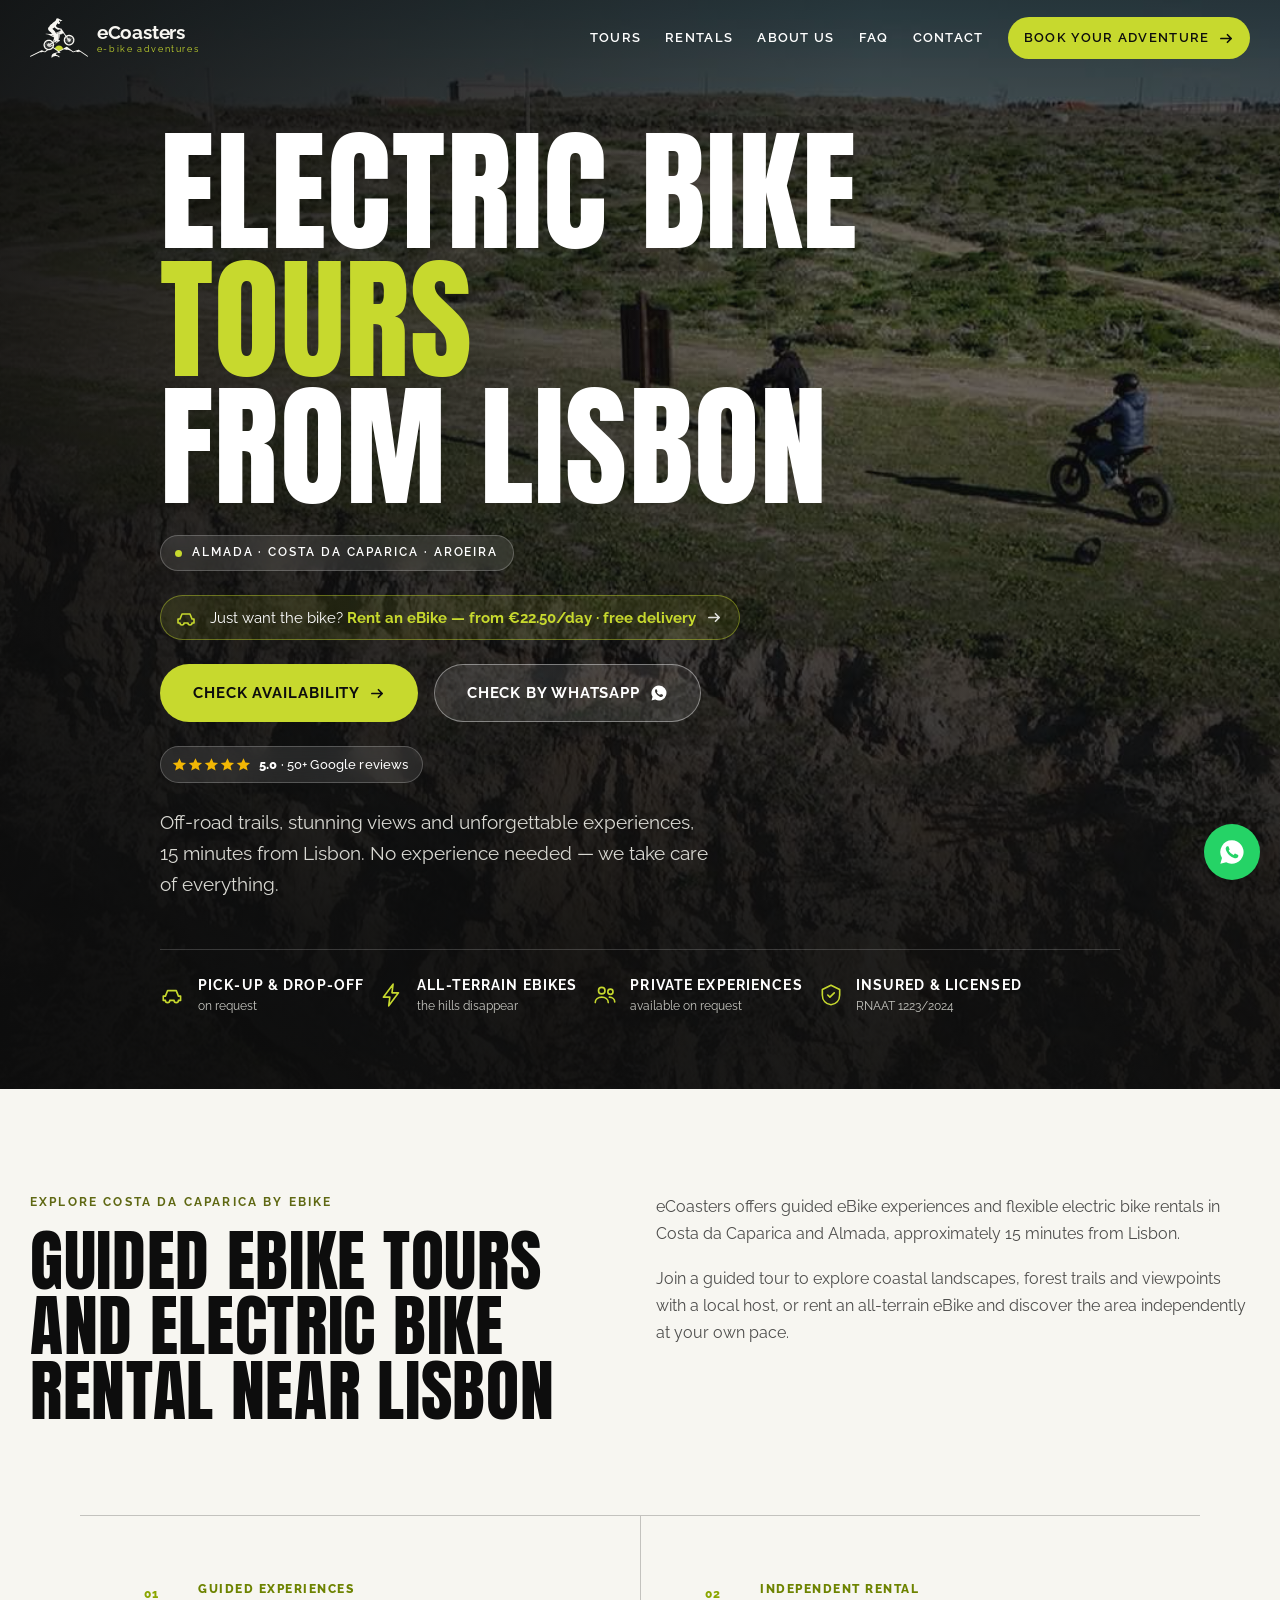
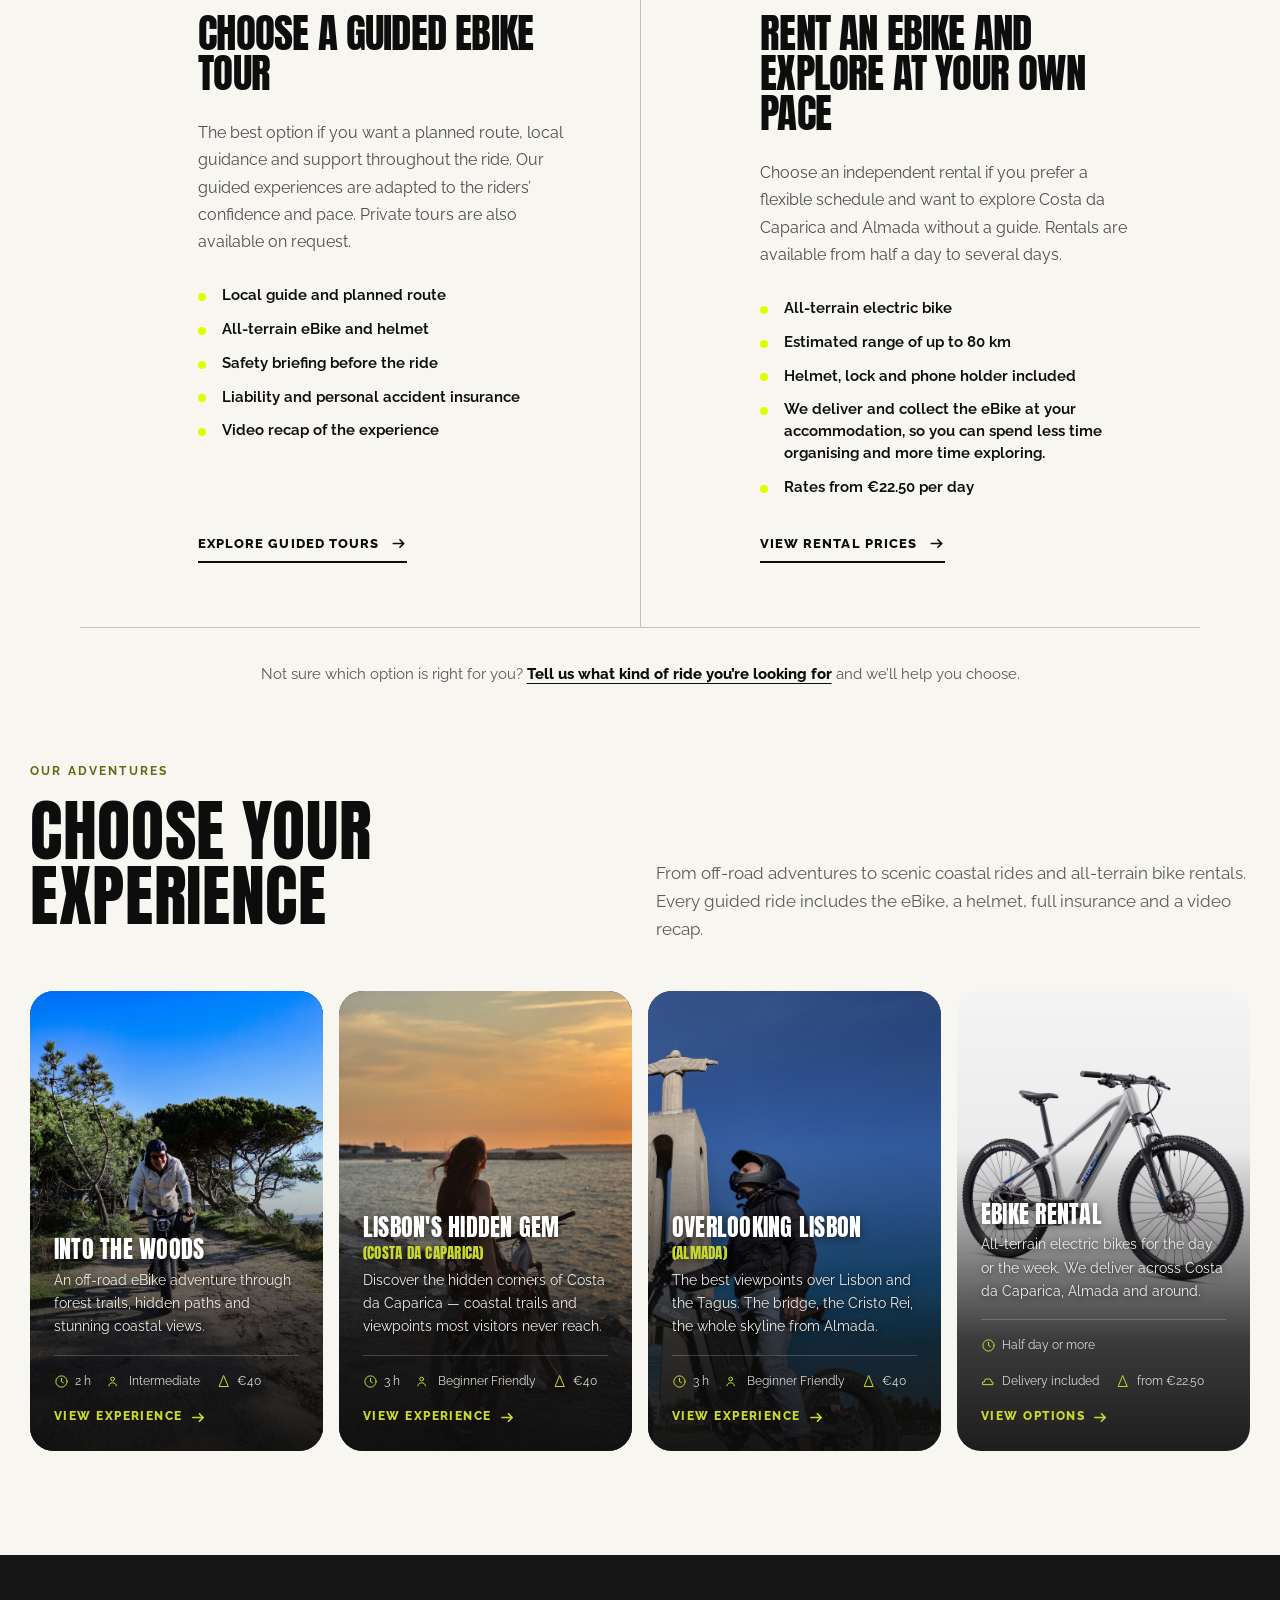
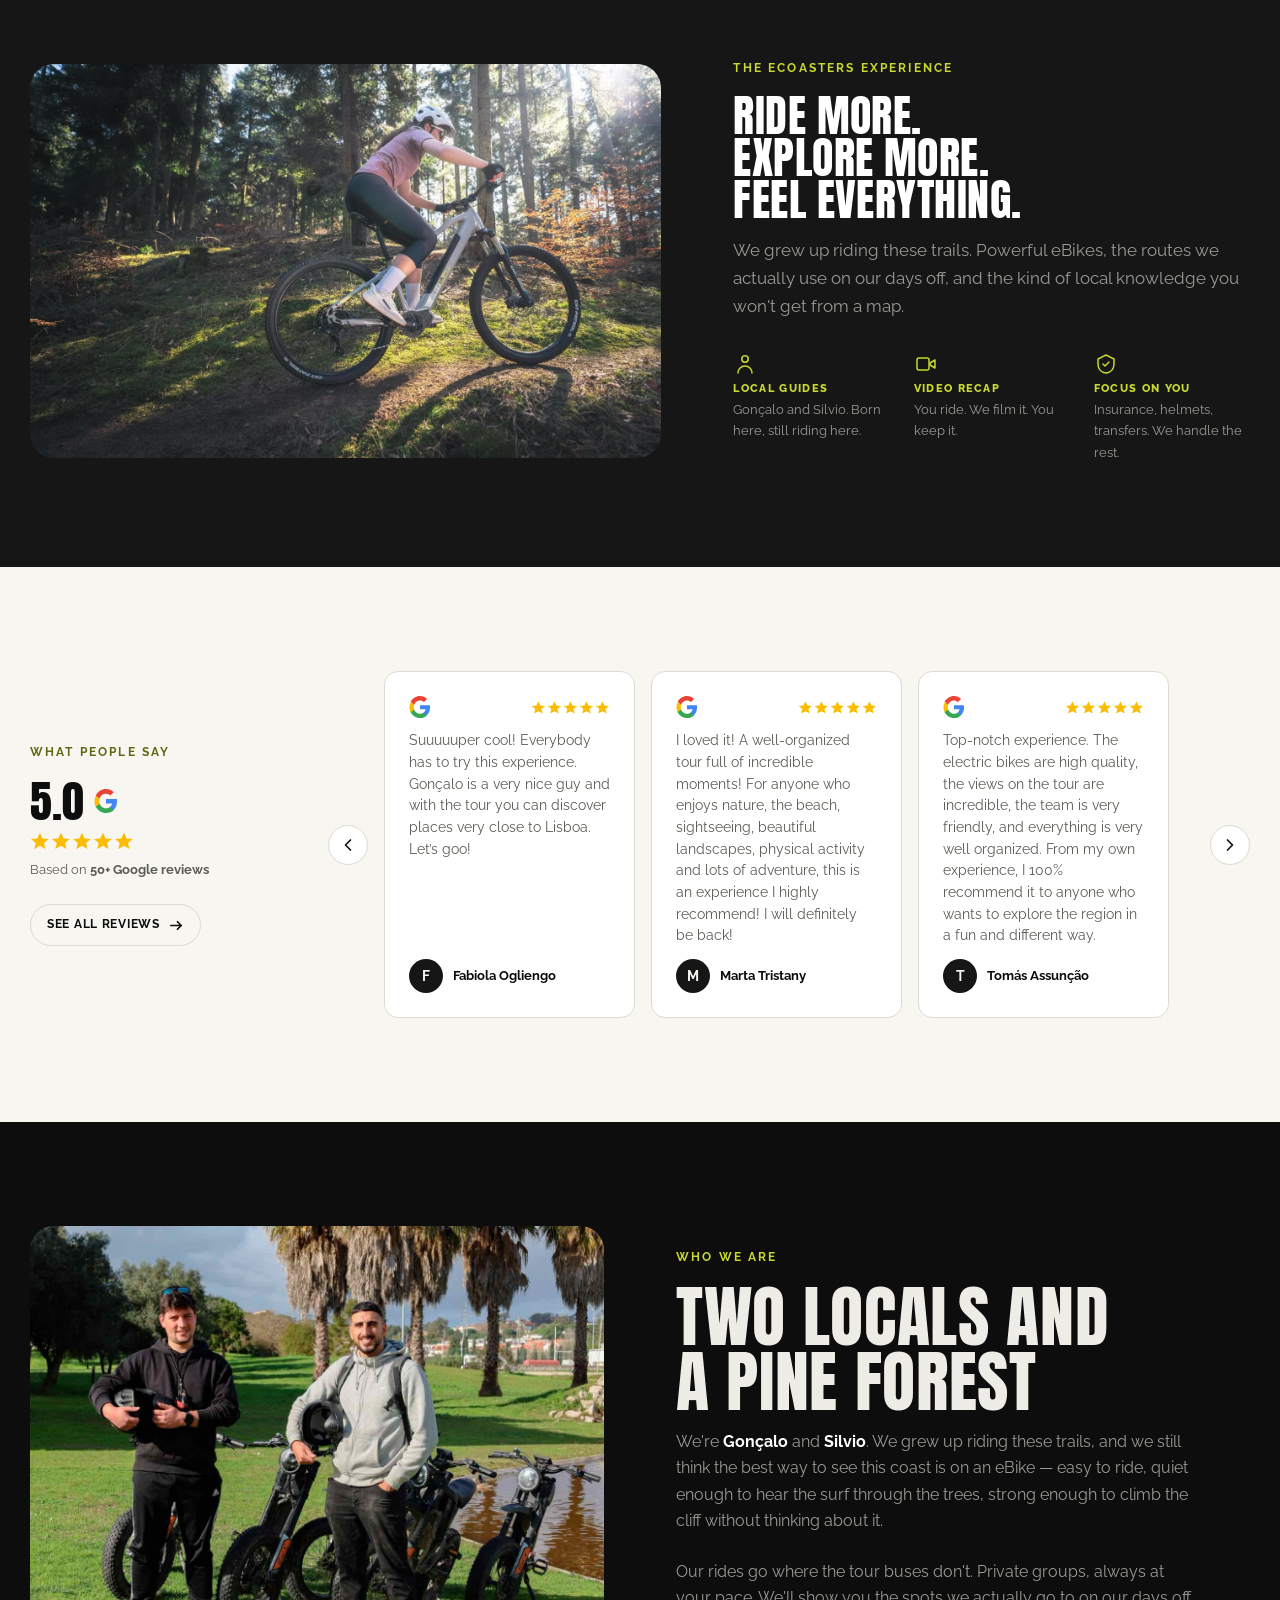
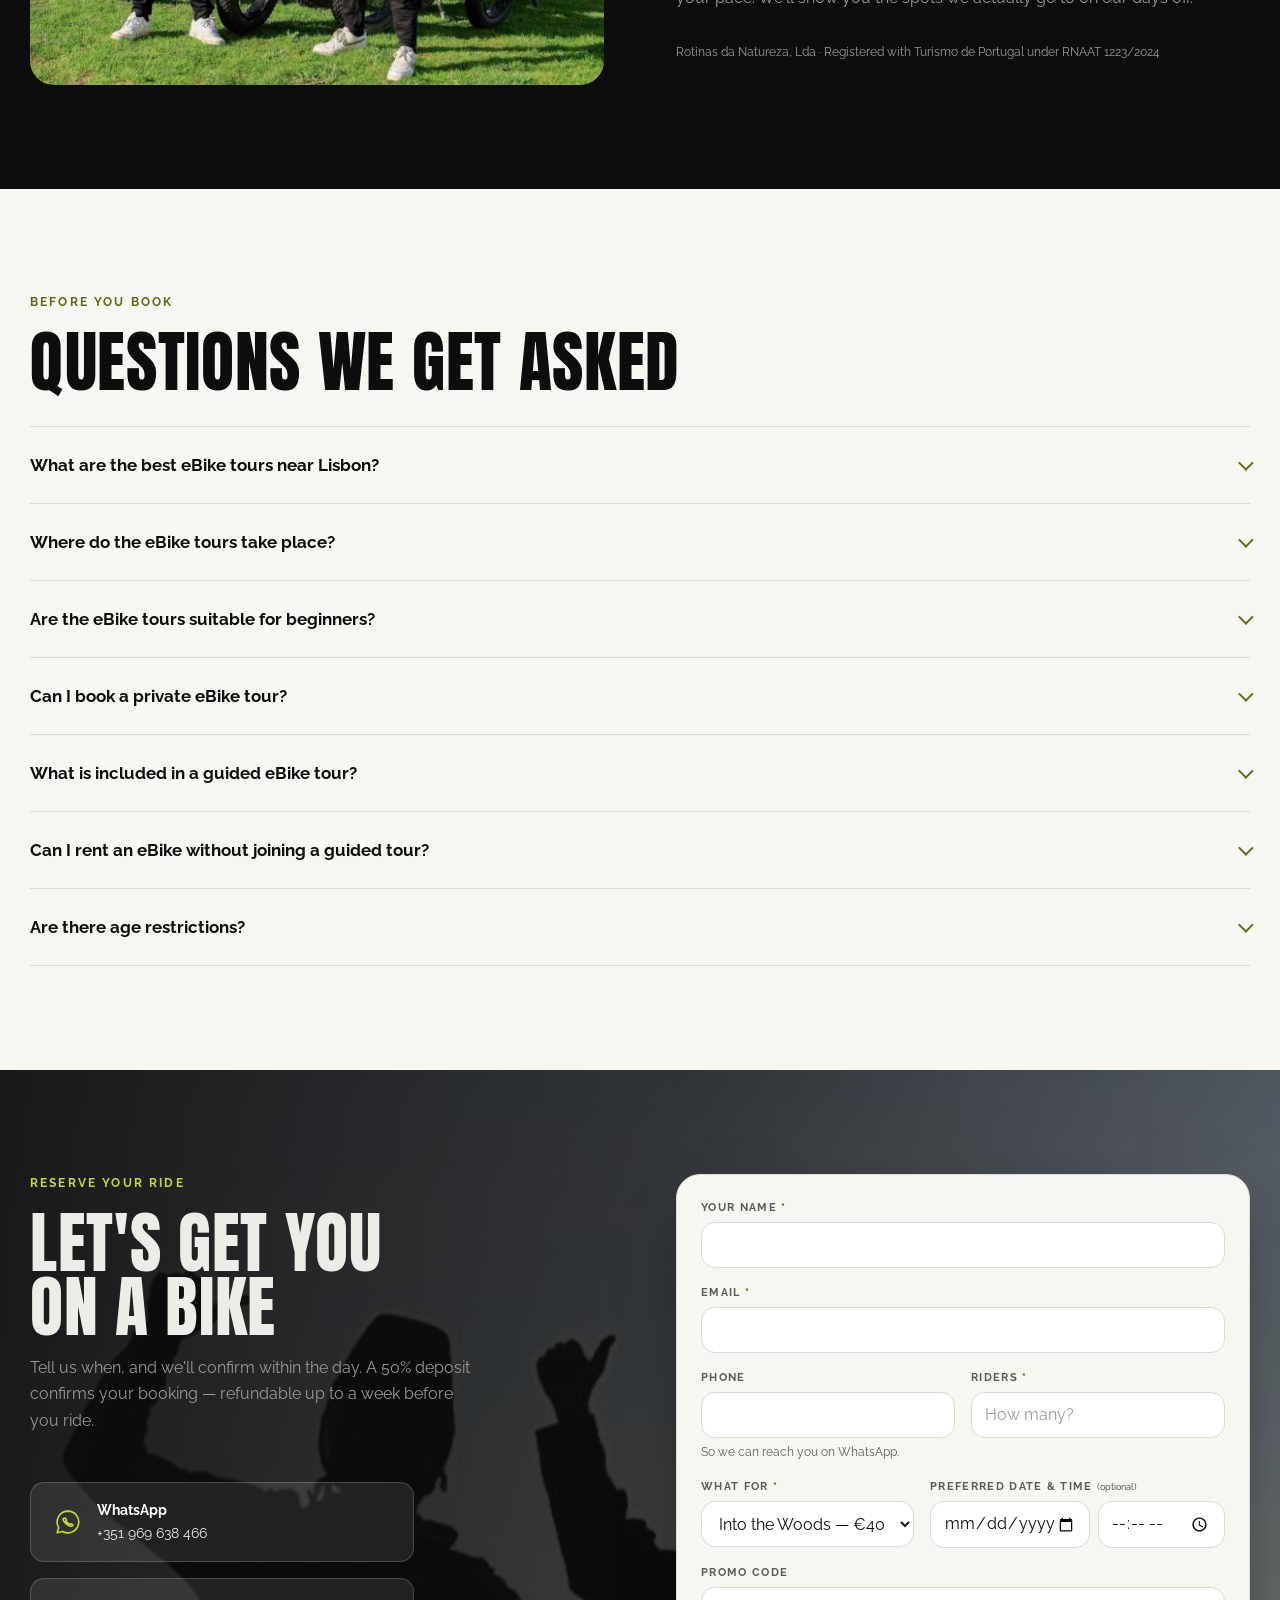
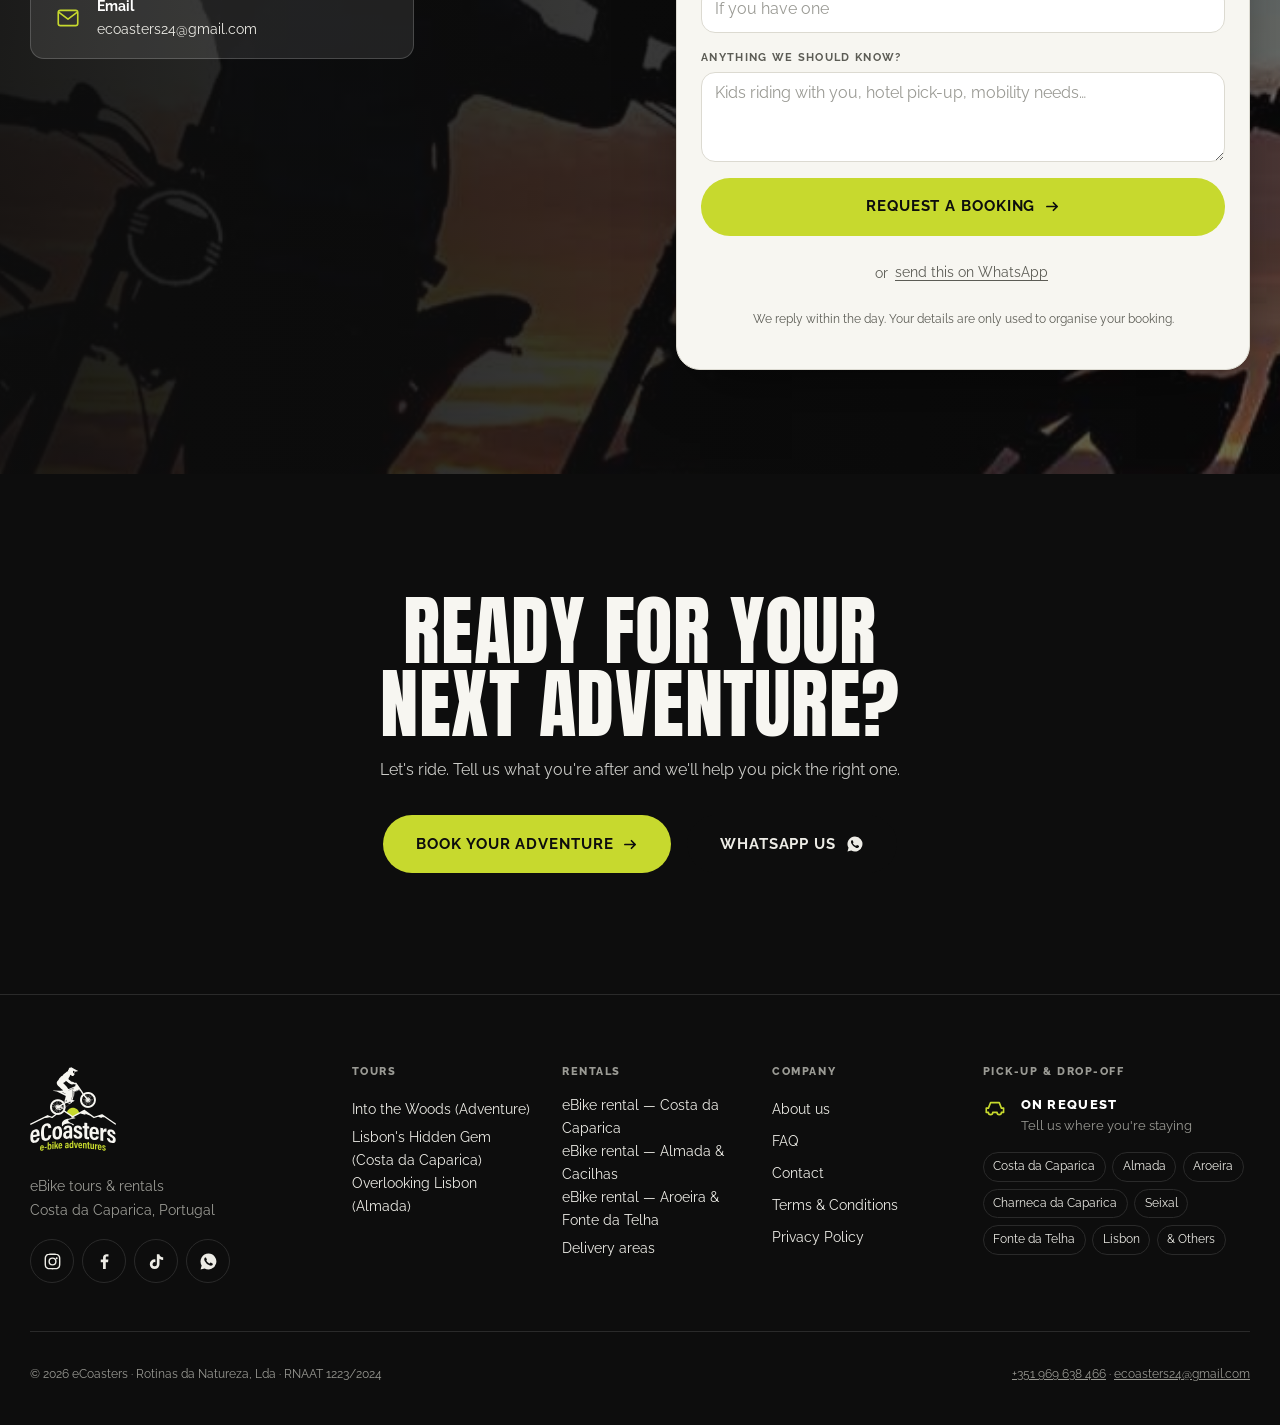
<file: faqs/index.html>
<!doctype html>
<html lang="en">
<head>
<meta charset="utf-8">
<meta name="viewport" content="width=device-width, initial-scale=1">
<title>FAQs — eCoasters</title>
<link rel="canonical" href="https://www.ecoasters.pt/">
<meta http-equiv="refresh" content="0; url=/#faq">
<script>location.replace("/#faq");</script>
<style>body{font-family:system-ui,-apple-system,Segoe UI,Roboto,sans-serif;background:#0D0D0D;color:#fff;display:grid;place-items:center;min-height:100vh;margin:0;text-align:center;padding:24px}a{color:#C7D92E}</style>
</head>
<body>
<p>This page has moved — taking you to the <a href="/#faq">FAQ</a>…</p>
</body>
</html>
</file>
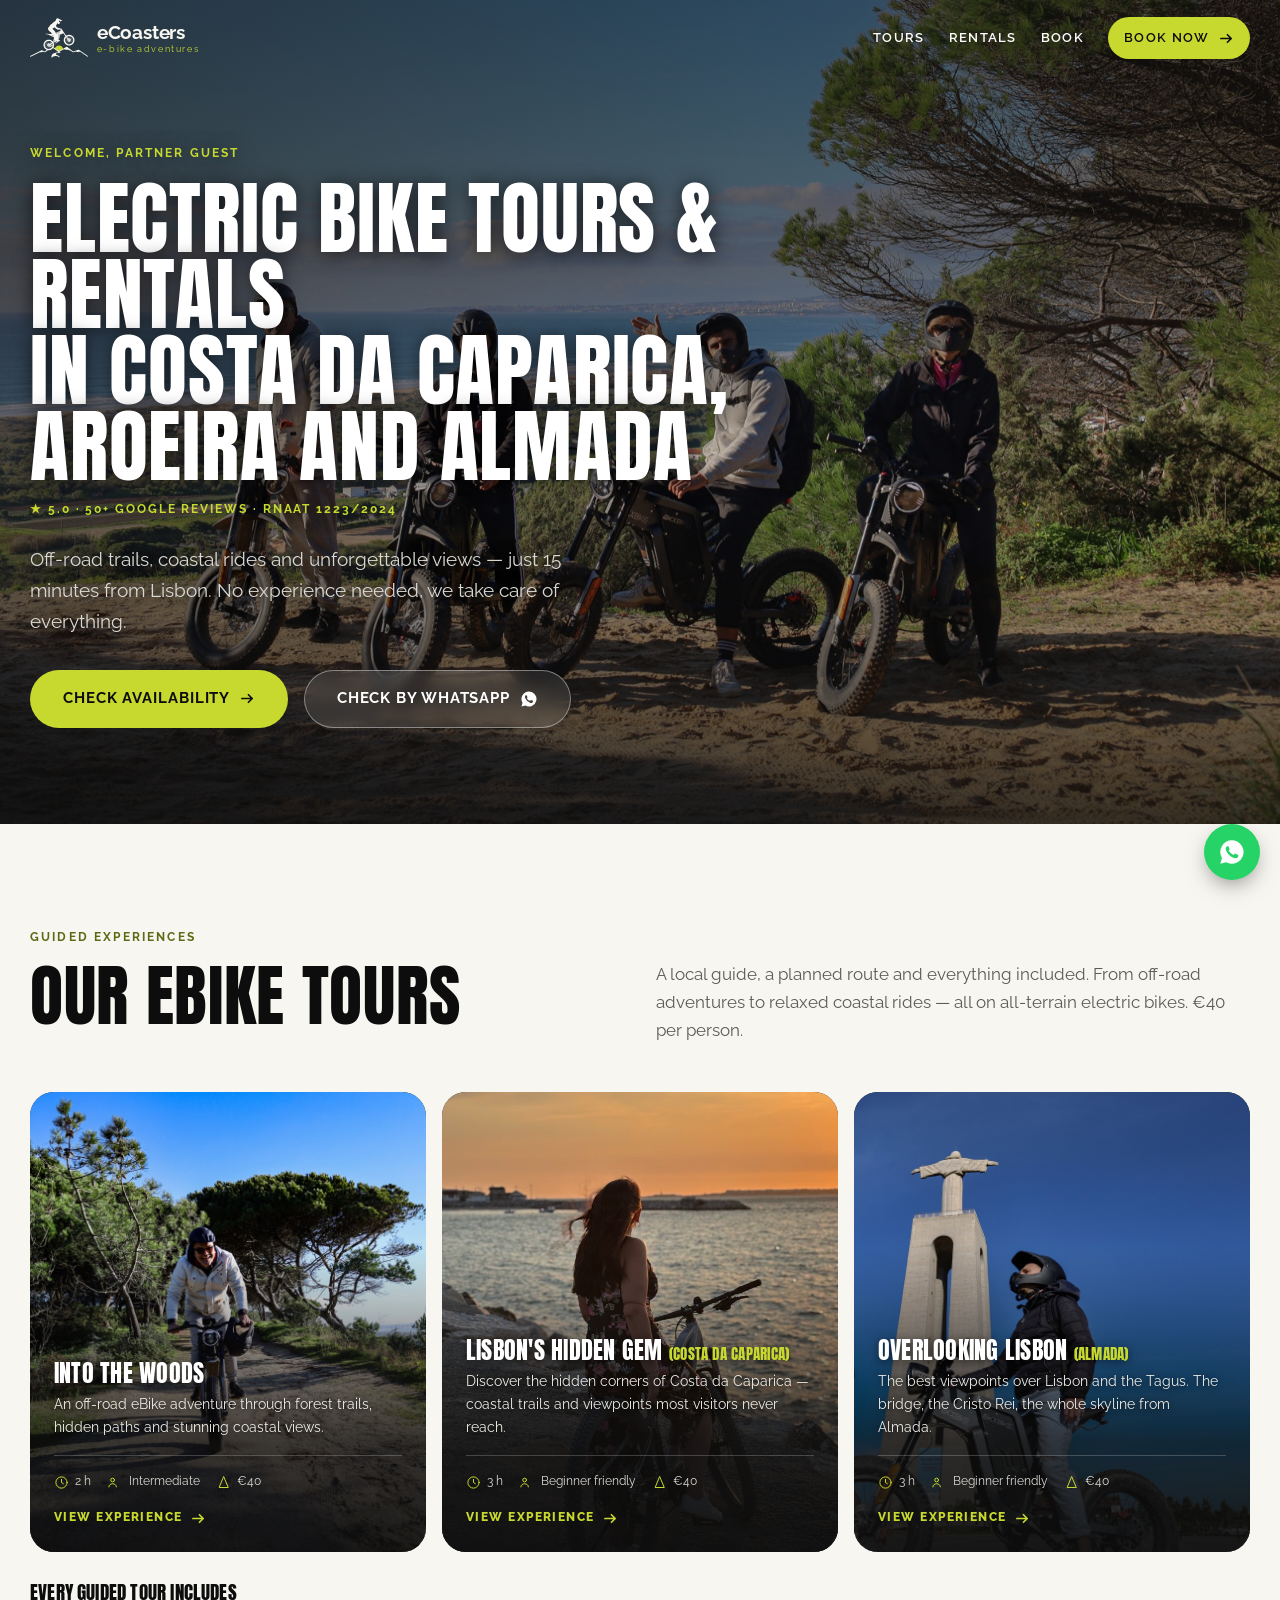
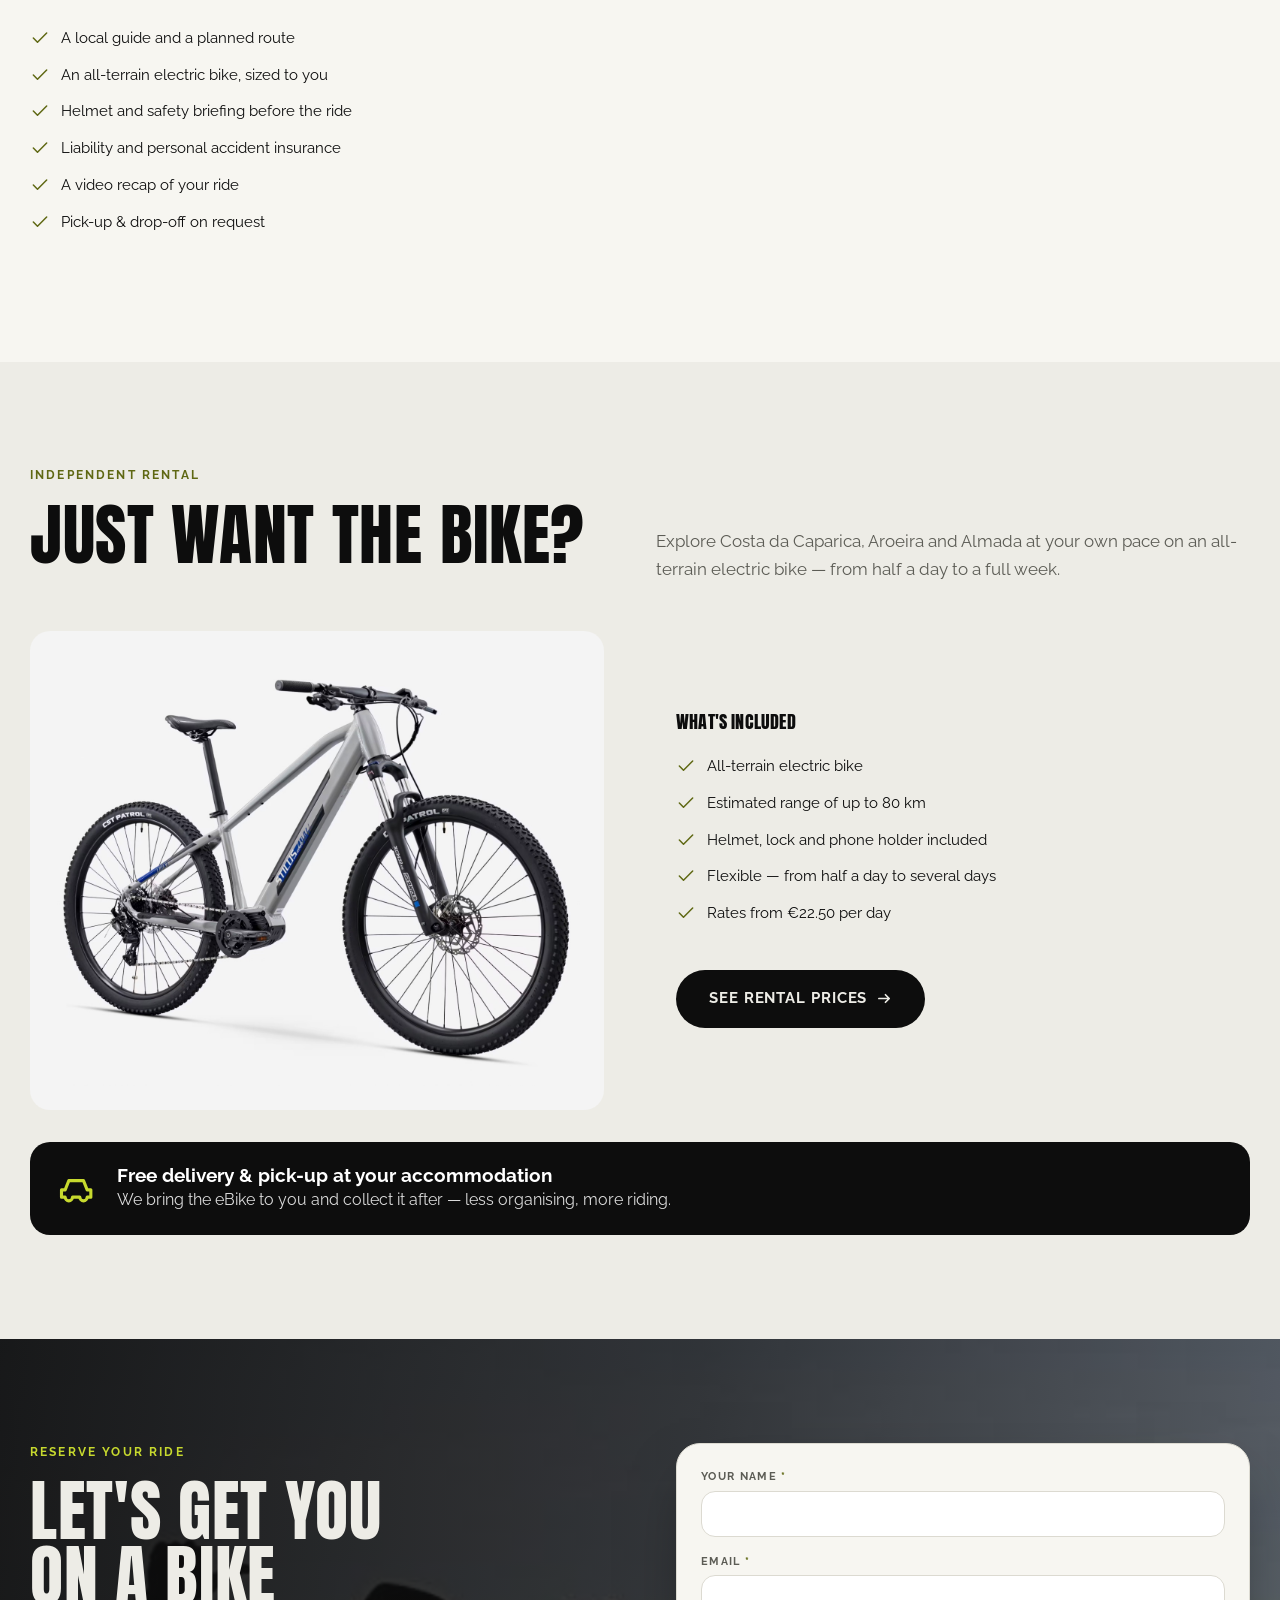
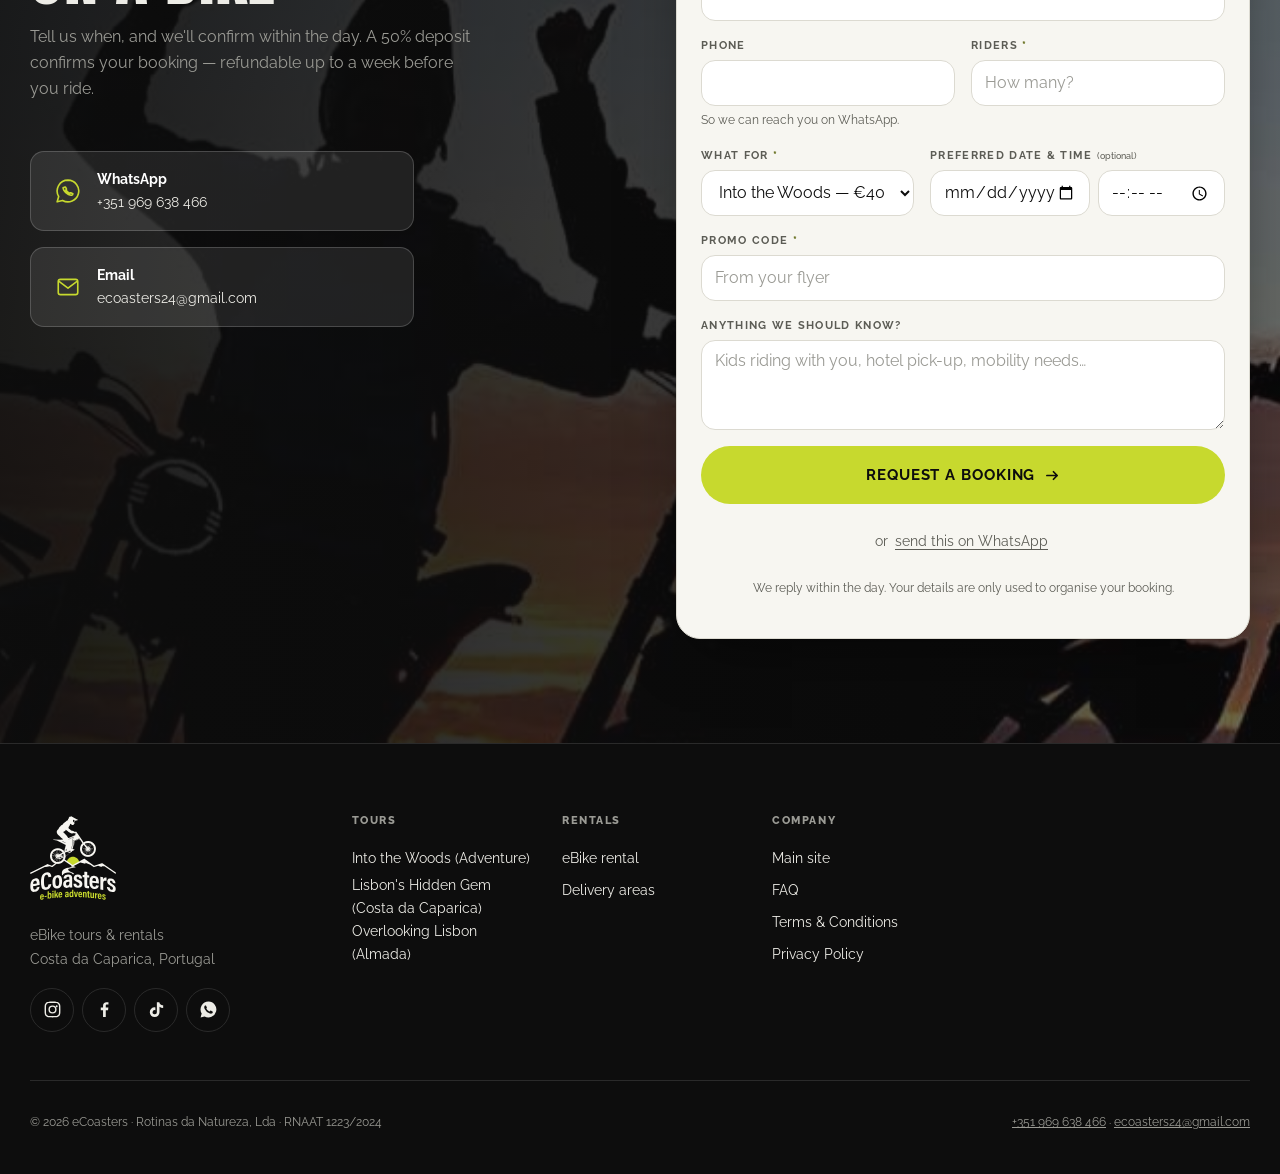
<file: flyer/index.html>
<!doctype html>
<html lang="en">
<head>
<meta charset="utf-8">
<!-- Google Tag Manager -->
<script>(function(w,d,s,l,i){w[l]=w[l]||[];w[l].push({'gtm.start':
new Date().getTime(),event:'gtm.js'});var f=d.getElementsByTagName(s)[0],
j=d.createElement(s),dl=l!='dataLayer'?'&l='+l:'';j.async=true;j.src=
'https://www.googletagmanager.com/gtm.js?id='+i+dl;f.parentNode.insertBefore(j,f);
})(window,document,'script','dataLayer','GTM-5BCM5WX2');</script>
<!-- End Google Tag Manager -->
<meta name="viewport" content="width=device-width, initial-scale=1">
<title>Welcome — eCoasters eBike Tours &amp; Rentals</title>
<meta name="description" content="Partner offer — guided electric bike tours and all-terrain eBike rentals in Costa da Caparica & Almada, 15 minutes from Lisbon. Book your ride.">
<link rel="canonical" href="https://www.ecoasters.pt/flyer/">

<!-- Unlisted partner landing page: keep it out of search engines. -->
<meta name="robots" content="noindex, nofollow, noarchive, nosnippet">
<meta name="googlebot" content="noindex, nofollow, noarchive, nosnippet">

<meta property="og:type" content="website">
<meta property="og:site_name" content="eCoasters">
<meta property="og:locale" content="en_GB">
<meta property="og:url" content="https://www.ecoasters.pt/flyer/">
<meta property="og:title" content="eCoasters — eBike Tours &amp; Rentals near Lisbon">
<meta property="og:description" content="Guided eBike tours and all-terrain rentals in Costa da Caparica & Almada, 15 minutes from Lisbon.">
<meta property="og:image" content="https://www.ecoasters.pt/assets/img/itw-8.jpg">
<meta name="twitter:card" content="summary_large_image">
<meta name="twitter:image" content="https://www.ecoasters.pt/assets/img/itw-8.jpg">

<meta name="theme-color" content="#0D0D0D">
<link rel="icon" href="/assets/brand/mark-lime.svg" type="image/svg+xml">
<link rel="apple-touch-icon" href="/assets/brand/mark-lime.svg">

<link rel="preconnect" href="https://fonts.googleapis.com">
<link rel="preconnect" href="https://fonts.gstatic.com" crossorigin>
<link rel="stylesheet" href="https://fonts.googleapis.com/css2?family=Anton&family=Raleway:wght@400;500;600;700;800&display=swap">
<link rel="stylesheet" href="/assets/styles.css?v=95">
<link rel="manifest" href="/manifest.webmanifest">

<style>
  /* ── Flyer-only tweaks ─────────────────────────────────────
     Stronger hero scrim so the copy stays legible over the bright
     sky / coastline in the cover photo (the default .phero scrim is
     kept light site-wide; this is scoped to the flyer hero only). */
  #top.phero .phero__scrim {
    background:
      linear-gradient(180deg, rgba(var(--ink-rgb),.60) 0%, rgba(var(--ink-rgb),.54) 30%,
                              rgba(var(--ink-rgb),.40) 42%, rgba(var(--ink-rgb),.12) 56%,
                              rgba(var(--ink-rgb),.34) 72%, rgba(var(--ink-rgb),.80) 100%),
      linear-gradient(90deg, rgba(var(--ink-rgb),.42) 0%, rgba(var(--ink-rgb),.08) 60%, transparent 84%);
  }
  #top.phero .phero__in { text-shadow: 0 2px 20px rgba(0,0,0,.70); }
  #top.phero .phero__in .btn { text-shadow: none; }

  /* Mobile hero: the headline is long, so scale it down and tighten the
     spacing — it reads better and stays over the darker part of the photo. */
  @media (max-width: 640px) {
    #top.phero { padding-block: 6.75rem var(--s4); }
    #top.phero .phero__h { font-size: clamp(1.9rem, 8.4vw, 2.35rem); line-height: 1.06;
                           margin-bottom: var(--s2); max-width: 20ch; }
    #top.phero .eyebrow { margin-bottom: .55rem; }
    #top.phero .phero__tag { font-size: .68rem; letter-spacing: .1em; }
    #top.phero .hero__p { margin-top: var(--s2); }
    #top.phero .hero__cta { gap: .7rem; margin-top: var(--s3) !important; }
    #top.phero .hero__cta .btn { width: 100%; }
  }
</style>

<script>
  document.documentElement.classList.add('js');
  setTimeout(function () {
    if (!window.__ecoastersReady) document.documentElement.classList.remove('js');
  }, 2500);
</script>
</head>
<body>
<!-- Google Tag Manager (noscript) -->
<noscript><iframe src="https://www.googletagmanager.com/ns.html?id=GTM-5BCM5WX2"
height="0" width="0" style="display:none;visibility:hidden"></iframe></noscript>
<!-- End Google Tag Manager (noscript) -->
<a class="skip" href="#main">Skip to main content</a>

<!-- ══ HEADER ══════════════════════════════════════════ -->
<header class="hdr" id="hdr">
  <div class="hdr__in">
    <a class="brand" href="/flyer/" aria-label="eCoasters">
      <img class="brand__mark" src="/assets/brand/mark-lime.svg" alt="" width="308" height="212" decoding="async">
      <span class="brand__txt">
        <span class="brand__word">eCoasters</span>
        <span class="brand__sub">e-bike adventures</span>
      </span>
    </a>
    <nav class="nav" id="nav" aria-label="Primary">
      <a href="#tours">Tours</a>
      <a href="#rentals">Rentals</a>
      <a href="#book">Book</a>
      <a class="btn btn--lime btn--sm" href="#book">Book now <svg class="ico-arr" viewBox="0 0 16 16" aria-hidden="true"><path d="M2 8h11M9 4l4 4-4 4"/></svg></a>
    </nav>
    <button class="burger" id="burger" aria-expanded="false" aria-controls="nav" aria-label="Open menu">
      <span></span><span></span><span></span>
    </button>
  </div>
</header>

<main id="main">

<!-- ══ HERO ════════════════════════════════════════════ -->
<section class="phero" id="top">
  <div class="phero__media media" style="--photo:url('/assets/img/woods-hero.jpg');background-position:center 46%" role="img"
       aria-label="A group of four riders on all-terrain eBikes on a sandy trail above the Costa da Caparica coastline"></div>
  <div class="phero__scrim" aria-hidden="true"></div>
  <div class="phero__in wrap">
    <p class="eyebrow eyebrow--lime">Welcome, partner guest</p>
    <h1 class="phero__h">Electric bike tours &amp; rentals<br>in Costa da Caparica, Aroeira and Almada</h1>
    <p class="phero__tag">★ 5.0 · 50+ Google reviews · RNAAT 1223/2024</p>
    <p class="hero__p">Off-road trails, coastal rides and unforgettable views — just 15 minutes from Lisbon.
      No experience needed, we take care of everything.</p>
    <div class="hero__cta" style="margin-top:1.5rem">
      <a class="btn btn--lime btn--lg" href="#book">Check availability
        <svg class="ico-arr" viewBox="0 0 16 16" aria-hidden="true"><path d="M2 8h11M9 4l4 4-4 4"/></svg></a>
      <a class="btn btn--glass btn--lg" href="https://wa.me/351969638466">Check by WhatsApp
        <svg viewBox="0 0 24 24" aria-hidden="true" style="width:18px;height:18px;fill:currentColor"><path d="M12 2a10 10 0 0 0-8.6 15.1L2 22l5-1.3A10 10 0 1 0 12 2zm5.3 14.1c-.2.6-1.3 1.2-1.8 1.2-.5.1-1 .1-1.7-.1a11 11 0 0 1-6.4-5.6c-.5-.9-.8-1.8-.8-2.6 0-.9.5-1.4.7-1.6.2-.2.5-.3.7-.3h.5c.2 0 .4 0 .6.5l.8 2c.1.2 0 .4-.1.5l-.4.5c-.1.2-.3.3-.1.6a8 8 0 0 0 3.7 3.2c.3.1.5.1.6-.1l.7-.8c.2-.2.3-.2.6-.1l2 1c.3.1.4.2.5.3z"/></svg></a>
    </div>
  </div>
</section>

<!-- ══ TOURS ═══════════════════════════════════════════ -->
<section class="sec sec--bone" id="tours">
  <div class="wrap">
    <header class="head2 reveal">
      <div>
        <p class="eyebrow">Guided experiences</p>
        <h2 class="sec__h">Our eBike tours</h2>
      </div>
      <p class="sec__lede">A local guide, a planned route and everything included. From off-road
        adventures to relaxed coastal rides — all on all-terrain electric bikes. €40 per person.</p>
    </header>

    <div class="adv">

      <a class="adv__c reveal" href="/into-the-woods/" style="--d:0ms">
        <div class="adv__media media" style="--photo:url('/assets/img/itw-3.jpg'); background-position:center 42%" aria-hidden="true"></div>
        <h3 class="adv__h">Into the Woods</h3>
        <p class="adv__d">An off-road eBike adventure through forest trails, hidden paths and
          stunning coastal views.</p>
        <ul class="adv__meta">
          <li><svg viewBox="0 0 24 24" aria-hidden="true"><circle cx="12" cy="12" r="9"/><path d="M12 7v5l3 2"/></svg>2 h</li>
          <li><svg viewBox="0 0 24 24" aria-hidden="true"><circle cx="9" cy="8" r="3"/><path d="M3 19c0-3 2.7-5 6-5s6 2 6 5"/></svg>Intermediate</li>
          <li><svg viewBox="0 0 24 24" aria-hidden="true"><path d="M12 3 5 20h14z"/></svg>€40</li>
        </ul>
        <span class="adv__go">View experience <svg class="ico-arr" viewBox="0 0 16 16" aria-hidden="true"><path d="M2 8h11M9 4l4 4-4 4"/></svg></span>
      </a>

      <a class="adv__c reveal" href="/lisbons-hidden-gem-ebike-tour/" style="--d:80ms">
        <div class="adv__media media" style="--photo:url('/assets/img/hg-g2.jpg'); background-position:center 68%" aria-hidden="true"></div>
        <h3 class="adv__h">Lisbon's Hidden Gem <span class="adv__loc">(Costa da Caparica)</span></h3>
        <p class="adv__d">Discover the hidden corners of Costa da Caparica — coastal trails and
          viewpoints most visitors never reach.</p>
        <ul class="adv__meta">
          <li><svg viewBox="0 0 24 24" aria-hidden="true"><circle cx="12" cy="12" r="9"/><path d="M12 7v5l3 2"/></svg>3 h</li>
          <li><svg viewBox="0 0 24 24" aria-hidden="true"><circle cx="9" cy="8" r="3"/><path d="M3 19c0-3 2.7-5 6-5s6 2 6 5"/></svg>Beginner friendly</li>
          <li><svg viewBox="0 0 24 24" aria-hidden="true"><path d="M12 3 5 20h14z"/></svg>€40</li>
        </ul>
        <span class="adv__go">View experience <svg class="ico-arr" viewBox="0 0 16 16" aria-hidden="true"><path d="M2 8h11M9 4l4 4-4 4"/></svg></span>
      </a>

      <a class="adv__c reveal" href="/overlooking-lisbon-ebike-tour-almada/" style="--d:160ms">
        <div class="adv__media media" style="--photo:url('/assets/img/tour-overlooking.jpg');background-position:72% center" aria-hidden="true"></div>
        <h3 class="adv__h">Overlooking Lisbon <span class="adv__loc">(Almada)</span></h3>
        <p class="adv__d">The best viewpoints over Lisbon and the Tagus. The bridge, the Cristo Rei,
          the whole skyline from Almada.</p>
        <ul class="adv__meta">
          <li><svg viewBox="0 0 24 24" aria-hidden="true"><circle cx="12" cy="12" r="9"/><path d="M12 7v5l3 2"/></svg>3 h</li>
          <li><svg viewBox="0 0 24 24" aria-hidden="true"><circle cx="9" cy="8" r="3"/><path d="M3 19c0-3 2.7-5 6-5s6 2 6 5"/></svg>Beginner friendly</li>
          <li><svg viewBox="0 0 24 24" aria-hidden="true"><path d="M12 3 5 20h14z"/></svg>€40</li>
        </ul>
        <span class="adv__go">View experience <svg class="ico-arr" viewBox="0 0 16 16" aria-hidden="true"><path d="M2 8h11M9 4l4 4-4 4"/></svg></span>
      </a>

    </div>

    <div class="prose reveal" style="--d:220ms;margin-top:var(--s4)">
      <h3>Every guided tour includes</h3>
      <ul class="ticks">
        <li><svg viewBox="0 0 24 24" aria-hidden="true"><path d="m4 12 5 5L20 6"/></svg><span>A local guide and a planned route</span></li>
        <li><svg viewBox="0 0 24 24" aria-hidden="true"><path d="m4 12 5 5L20 6"/></svg><span>An all-terrain electric bike, sized to you</span></li>
        <li><svg viewBox="0 0 24 24" aria-hidden="true"><path d="m4 12 5 5L20 6"/></svg><span>Helmet and safety briefing before the ride</span></li>
        <li><svg viewBox="0 0 24 24" aria-hidden="true"><path d="m4 12 5 5L20 6"/></svg><span>Liability and personal accident insurance</span></li>
        <li><svg viewBox="0 0 24 24" aria-hidden="true"><path d="m4 12 5 5L20 6"/></svg><span>A video recap of your ride</span></li>
        <li><svg viewBox="0 0 24 24" aria-hidden="true"><path d="m4 12 5 5L20 6"/></svg><span>Pick-up &amp; drop-off on request</span></li>
      </ul>
    </div>
  </div>
</section>

<!-- ══ RENTALS ═════════════════════════════════════════ -->
<section class="sec sec--sand" id="rentals">
  <div class="wrap">
    <header class="head2 reveal">
      <div>
        <p class="eyebrow eyebrow--lime">Independent rental</p>
        <h2 class="sec__h">Just want the bike?</h2>
      </div>
      <p class="sec__lede">Explore Costa da Caparica, Aroeira and Almada at your own pace on an
        all-terrain electric bike — from half a day to a full week.</p>
    </header>

    <div class="incl2" style="align-items:center;margin-top:var(--s3)">
      <figure class="reveal" style="margin:0;background:#f4f4f4;border-radius:20px;padding:1.5rem;display:flex;align-items:center;justify-content:center">
        <img src="/assets/img/rental-bike.jpg" width="1400" height="1120"
             alt="All-terrain electric bike available to rent from eCoasters"
             loading="lazy" decoding="async" style="width:100%;height:auto;display:block">
      </figure>
      <div class="prose reveal" style="--d:120ms">
        <h3>What's included</h3>
        <ul class="ticks">
          <li><svg viewBox="0 0 24 24" aria-hidden="true"><path d="m4 12 5 5L20 6"/></svg><span>All-terrain electric bike</span></li>
          <li><svg viewBox="0 0 24 24" aria-hidden="true"><path d="m4 12 5 5L20 6"/></svg><span>Estimated range of up to 80 km</span></li>
          <li><svg viewBox="0 0 24 24" aria-hidden="true"><path d="m4 12 5 5L20 6"/></svg><span>Helmet, lock and phone holder included</span></li>
          <li><svg viewBox="0 0 24 24" aria-hidden="true"><path d="m4 12 5 5L20 6"/></svg><span>Flexible — from half a day to several days</span></li>
          <li><svg viewBox="0 0 24 24" aria-hidden="true"><path d="m4 12 5 5L20 6"/></svg><span>Rates from €22.50 per day</span></li>
        </ul>
        <a class="btn btn--dark btn--lg" href="/electric-bike-rental/" style="margin-top:1.25rem">See rental prices
          <svg class="ico-arr" viewBox="0 0 16 16" aria-hidden="true"><path d="M2 8h11M9 4l4 4-4 4"/></svg></a>
      </div>
    </div>

    <div class="reveal" style="--d:200ms;margin-top:var(--s4);display:flex;gap:1.1rem;align-items:center;background:var(--ink);color:#fff;border-radius:20px;padding:1.35rem 1.6rem">
      <svg viewBox="0 0 24 24" aria-hidden="true" style="width:44px;height:44px;flex:none;fill:none;stroke:var(--lime);stroke-width:1.7;stroke-linecap:round;stroke-linejoin:round"><path d="M3 13h2l2-5h8l2 5h2v4h-2a2 2 0 1 1-4 0H9a2 2 0 1 1-4 0H3z"/></svg>
      <div>
        <strong style="display:block;font-size:1.2rem;line-height:1.2">Free delivery &amp; pick-up at your accommodation</strong>
        <span style="opacity:.85">We bring the eBike to you and collect it after — less organising, more riding.</span>
      </div>
    </div>
  </div>
</section>

<!-- ══ BOOKING ═════════════════════════════════════════ -->
<section class="sec book">
  <div class="book__media media" style="--photo:url('/assets/img/book-crop.jpg')" aria-hidden="true"></div>
  <div class="book__scrim" aria-hidden="true"></div>

  <div class="wrap book__grid">
    <div class="book__copy reveal">
      <p class="eyebrow eyebrow--lime">Reserve your ride</p>
      <h2 class="sec__h">Let's get you<br>on a bike</h2>
      <p class="book__lede">Tell us when, and we'll confirm within the day. A 50% deposit confirms your
        booking — refundable up to a week before you ride.</p>

      <div class="direct" id="contact">
        <a class="direct__a" href="https://wa.me/351969638466">
          <svg viewBox="0 0 24 24" aria-hidden="true"><path d="M12 2a10 10 0 0 0-8.6 15.1L2 22l5-1.3A10 10 0 1 0 12 2z"/><path d="M8.5 8.8c.2-.5.4-.5.7-.5h.5l.9 2-.6.8a8 8 0 0 0 3.7 3.2l.8-.7 2 1c0 .5-.6 1.2-1.1 1.3-.5.1-1.1.2-3-.6a11 11 0 0 1-4.2-4c-.6-1-.8-2-.7-2.5z"/></svg>
          <span><strong>WhatsApp</strong><br>+351 969 638 466</span>
        </a>
        <a class="direct__a" href="mailto:ecoasters24@gmail.com">
          <svg viewBox="0 0 24 24" aria-hidden="true"><rect x="3" y="5" width="18" height="14" rx="2"/><path d="m4 7 8 6 8-6"/></svg>
          <span><strong>Email</strong><br>ecoasters24@gmail.com</span>
        </a>
      </div>
    </div>

    <form class="form reveal" id="book" style="--d:120ms" novalidate
          action="https://api.web3forms.com/submit" method="POST">
      <input type="hidden" name="access_key" value="a9aee6c0-a1da-4151-a106-15e962503764">
      <input type="hidden" name="subject" value="New booking request - eCoasters (flyer)">
      <input type="hidden" name="from_name" value="eCoasters flyer page">
      <input type="checkbox" name="botcheck" tabindex="-1" autocomplete="off" style="display:none" aria-hidden="true">
      <div class="f">
        <label for="f-name">Your name <span class="req" aria-hidden="true">*</span></label>
        <input id="f-name" name="name" type="text" autocomplete="name" required>
        <p class="err" id="e-name" hidden></p>
      </div>
      <div class="f">
        <label for="f-email">Email <span class="req" aria-hidden="true">*</span></label>
        <input id="f-email" name="email" type="email" autocomplete="email" inputmode="email" required>
        <p class="err" id="e-email" hidden></p>
      </div>
      <div class="f-row">
        <div class="f">
          <label for="f-phone">Phone</label>
          <input id="f-phone" name="phone" type="tel" autocomplete="tel" inputmode="tel">
          <p class="hint">So we can reach you on WhatsApp.</p>
        </div>
        <div class="f">
          <label for="f-people">Riders <span class="req" aria-hidden="true">*</span></label>
          <input id="f-people" name="people" type="number" min="1" max="20" placeholder="How many?" inputmode="numeric" required>
          <p class="err" id="e-people" hidden></p>
        </div>
      </div>
      <div class="f-row" id="whatRow">
        <div class="f">
          <label for="f-tour">What for <span class="req" aria-hidden="true">*</span></label>
          <select id="f-tour" name="tour" required>
            <option value="Into the Woods" data-price="40">Into the Woods — €40 · 2 h</option>
            <option value="Lisbon's Hidden Gem (Costa da Caparica)" data-price="40">Lisbon's Hidden Gem (Costa da Caparica) — €40 · 3 h</option>
            <option value="Overlooking Lisbon (Almada)" data-price="40">Overlooking Lisbon (Almada) — €40 · 3 h</option>
            <option value="Bike rental">Bike rental</option>
            <option value="Private / group / team-building">Private, group or team-building</option>
          </select>
        </div>
        <div class="f" id="tourDateField">
          <label for="f-date">Preferred date &amp; time <span class="opt">(optional)</span></label>
          <div class="dt">
            <input id="f-date" name="date" type="date" aria-label="Preferred date">
            <input id="f-time" name="time" type="time" aria-label="Preferred time">
          </div>
          <p class="err" id="e-date" hidden></p>
          <p class="err" id="e-time" hidden></p>
        </div>
      </div>
      <div class="f-row" id="rentalDates" hidden>
        <div class="f">
          <label for="f-pickup-date">Bike pick-up <span class="req" aria-hidden="true">*</span></label>
          <div class="dt">
            <input id="f-pickup-date" name="pickup_date" type="date" aria-label="Pick-up date">
            <input id="f-pickup-time" name="pickup_time" type="time" aria-label="Pick-up time">
          </div>
          <p class="hint">Day &amp; time you collect the bike.</p>
          <p class="err" id="e-pickup-date" hidden></p>
          <p class="err" id="e-pickup-time" hidden></p>
        </div>
        <div class="f">
          <label for="f-return-date">Bike drop-off <span class="req" aria-hidden="true">*</span></label>
          <div class="dt">
            <input id="f-return-date" name="return_date" type="date" aria-label="Drop-off date">
            <input id="f-return-time" name="return_time" type="time" aria-label="Drop-off time">
          </div>
          <p class="hint">Day &amp; time you return it.</p>
          <p class="err" id="e-return-date" hidden></p>
          <p class="err" id="e-return-time" hidden></p>
        </div>
      </div>
      <div class="calc" id="rentalCalc" hidden aria-live="polite">
        <div class="calc__top">
          <span class="calc__label">Estimated total</span>
          <span class="calc__total num" id="calcTotal">—</span>
        </div>
        <p class="calc__break" id="calcBreak"></p>
        <p class="calc__note">Estimate only — we'll confirm your booking.</p>
      </div>
      <div class="f">
        <label for="f-promo">Promo code <span class="req" aria-hidden="true">*</span></label>
        <input id="f-promo" name="promocode" type="text" autocomplete="off" required placeholder="From your flyer">
        <p class="err" id="e-promo" hidden></p>
      </div>
      <div class="f">
        <label for="f-msg">Anything we should know?</label>
        <textarea id="f-msg" name="message" rows="3" placeholder="Kids riding with you, hotel pick-up, mobility needs…"></textarea>
      </div>

      <button class="btn btn--lime btn--full btn--lg" type="submit" id="submitBtn">Request a booking
        <svg class="ico-arr" viewBox="0 0 16 16" aria-hidden="true"><path d="M2 8h11M9 4l4 4-4 4"/></svg></button>

      <p class="form__alt">or <button type="button" class="linkish" id="waSend">send this on WhatsApp</button></p>
      <p class="form__fine">We reply within the day. Your details are only used to organise your booking.</p>
      <p class="form__status" id="formStatus" role="status" aria-live="polite"></p>
    </form>
  </div>
</section>
</main>

<!-- ══ FOOTER ══════════════════════════════════════════ -->
<footer class="ft">
  <div class="wrap ft4">
    <div>
      <img class="ft__logo" src="/assets/brand/logo-full-lime.svg" alt="eCoasters" width="308" height="300" loading="lazy" decoding="async">
      <p class="ft__tag">eBike tours &amp; rentals<br>Costa da Caparica, Portugal</p>
      <div class="ft__social">
        <a href="https://www.instagram.com/ecoasters.tours" aria-label="Instagram" target="_blank" rel="noopener"><svg viewBox="0 0 24 24" aria-hidden="true"><path d="M12 2c-2.72 0-3.06.01-4.12.06-1.07.05-1.8.22-2.43.47-.66.25-1.22.6-1.77 1.15-.55.55-.9 1.11-1.15 1.77-.25.63-.42 1.36-.47 2.43C2.01 8.94 2 9.28 2 12s.01 3.06.06 4.12c.05 1.07.22 1.8.47 2.43.25.66.6 1.22 1.15 1.77.55.55 1.11.9 1.77 1.15.63.25 1.36.42 2.43.47 1.06.05 1.4.06 4.12.06s3.06-.01 4.12-.06c1.07-.05 1.8-.22 2.43-.47.66-.25 1.22-.6 1.77-1.15.55-.55.9-1.11 1.15-1.77.25-.63.42-1.36.47-2.43.05-1.06.06-1.4.06-4.12s-.01-3.06-.06-4.12c-.05-1.07-.22-1.8-.47-2.43a4.9 4.9 0 0 0-1.15-1.77 4.9 4.9 0 0 0-1.77-1.15c-.63-.25-1.36-.42-2.43-.47C15.06 2.01 14.72 2 12 2Zm0 1.8c2.68 0 3 .01 4.04.06.98.04 1.5.2 1.86.34.47.18.8.4 1.15.75.35.35.57.68.75 1.15.14.36.3.88.34 1.86.05 1.04.06 1.36.06 4.04s-.01 3-.06 4.04c-.04.98-.2 1.5-.34 1.86-.18.47-.4.8-.75 1.15-.35.35-.68.57-1.15.75-.36.14-.88.3-1.86.34-1.04.05-1.36.06-4.04.06s-3-.01-4.04-.06c-.98-.04-1.5-.2-1.86-.34a3.1 3.1 0 0 1-1.15-.75 3.1 3.1 0 0 1-.75-1.15c-.14-.36-.3-.88-.34-1.86C3.81 15 3.8 14.68 3.8 12s.01-3 .06-4.04c.04-.98.2-1.5.34-1.86.18-.47.4-.8.75-1.15.35-.35.68-.57 1.15-.75.36-.14.88-.3 1.86-.34C9 3.81 9.32 3.8 12 3.8Zm0 3.06a5.14 5.14 0 1 0 0 10.28 5.14 5.14 0 0 0 0-10.28Zm0 8.48a3.34 3.34 0 1 1 0-6.68 3.34 3.34 0 0 1 0 6.68Zm5.34-8.7a1.2 1.2 0 1 0 0 2.4 1.2 1.2 0 0 0 0-2.4Z"/></svg></a>
        <a href="https://www.facebook.com/people/ECoasters-Electric-Bike-Tours/61570017095799/?sk=about" aria-label="Facebook" target="_blank" rel="noopener"><svg viewBox="0 0 24 24" aria-hidden="true"><path d="M13.6 21.5v-8.6h2.86l.43-3.32H13.6V7.44c0-.96.27-1.62 1.65-1.62h1.76V2.85a23.6 23.6 0 0 0-2.57-.13c-2.54 0-4.28 1.55-4.28 4.4v2.45H7.29v3.32h2.87v8.6h3.44Z"/></svg></a>
        <a href="https://www.tiktok.com/@ecoasters?is_from_webapp=1&amp;sender_device=pc" aria-label="TikTok" target="_blank" rel="noopener"><svg viewBox="0 0 24 24" aria-hidden="true"><path transform="translate(-1 0)" d="M16.6 2.75c.3 1.62 1.2 2.9 2.72 3.53.66.28 1.38.42 2.1.42v3.4c-1.68 0-3.3-.52-4.62-1.5v6.82a6.14 6.14 0 1 1-6.14-6.14c.32 0 .63.02.94.07v3.5a2.7 2.7 0 1 0 1.86 2.57V2.75h3.28Z"/></svg></a>
        <a href="https://wa.me/351969638466" aria-label="WhatsApp" target="_blank" rel="noopener"><svg viewBox="0 0 24 24" aria-hidden="true"><path d="M12 2a10 10 0 0 0-8.6 15.1L2 22l5-1.3A10 10 0 1 0 12 2zm5.3 14.1c-.2.6-1.3 1.2-1.8 1.2-.5.1-1 .1-1.7-.1a11 11 0 0 1-6.4-5.6c-.5-.9-.8-1.8-.8-2.6 0-.9.5-1.4.7-1.6.2-.2.5-.3.7-.3h.5c.2 0 .4 0 .6.5l.8 2c.1.2 0 .4-.1.5l-.4.5c-.1.2-.3.3-.1.6a8 8 0 0 0 3.7 3.2c.3.1.5.1.6-.1l.7-.8c.2-.2.3-.2.6-.1l2 1c.3.1.4.2.5.3z"/></svg></a>
      </div>
    </div>

    <nav aria-label="Tours">
      <h3>Tours</h3>
      <a href="/into-the-woods/">Into the Woods (Adventure)</a>
      <a href="/lisbons-hidden-gem-ebike-tour/">Lisbon's Hidden Gem (Costa da Caparica)</a>
      <a href="/overlooking-lisbon-ebike-tour-almada/">Overlooking Lisbon (Almada)</a>
    </nav>

    <nav aria-label="Rentals">
      <h3>Rentals</h3>
      <a href="/electric-bike-rental/">eBike rental</a>
      <a href="/electric-bike-rental/#delivery">Delivery areas</a>
    </nav>

    <nav aria-label="Company">
      <h3>Company</h3>
      <a href="/">Main site</a>
      <a href="/#faq">FAQ</a>
      <a href="/termsandconditions/">Terms &amp; Conditions</a>
      <a href="/privacypolicy/">Privacy Policy</a>
    </nav>
  </div>

  <div class="wrap ft__legal">
    <p class="num">© 2026 eCoasters · Rotinas da Natureza, Lda · RNAAT 1223/2024</p>
    <p><a href="tel:+351969638466" class="num">+351 969 638 466</a> · <a href="mailto:ecoasters24@gmail.com">ecoasters24@gmail.com</a></p>
  </div>
</footer>

<!-- ══ STICKY MOBILE CTA ═══════════════════════════════ -->
<div class="cta-bar" id="ctaBar" hidden>
  <div class="cta-bar__txt"><strong>From €40</strong><span>Refundable up to 1 week before</span></div>
  <a class="btn btn--lime btn--sm" href="#book">Book now</a>
</div>

<a class="wa" href="https://wa.me/351969638466" aria-label="Message us on WhatsApp"><svg viewBox="0 0 24 24" aria-hidden="true"><path d="M12 2a10 10 0 0 0-8.6 15.1L2 22l5-1.3A10 10 0 1 0 12 2zm5.3 14.1c-.2.6-1.3 1.2-1.8 1.2-.5.1-1 .1-1.7-.1a11 11 0 0 1-6.4-5.6c-.5-.9-.8-1.8-.8-2.6 0-.9.5-1.4.7-1.6.2-.2.5-.3.7-.3h.5c.2 0 .4 0 .6.5l.8 2c.1.2 0 .4-.1.5l-.4.5c-.1.2-.3.3-.1.6a8 8 0 0 0 3.7 3.2c.3.1.5.1.6-.1l.7-.8c.2-.2.3-.2.6-.1l2 1c.3.1.4.2.5.3z"/></svg></a>

<!-- Flyer-only: make the promo code a required field without touching the global
     validation in main.js. A capture-phase guard on document runs BEFORE main.js's
     own submit / WhatsApp handlers, so an empty code blocks both. -->
<script>
  (function () {
    var form  = document.getElementById('book');
    var promo = document.getElementById('f-promo');
    if (!form || !promo) return;
    var box    = document.getElementById('e-promo');
    var status = document.getElementById('formStatus');
    var MSG    = 'Add the promo code from your flyer.';

    function showErr () {
      promo.setAttribute('aria-invalid', 'true');
      if (box) { box.textContent = MSG; box.hidden = false; promo.setAttribute('aria-describedby', 'e-promo'); }
    }
    function clearErr () {
      promo.removeAttribute('aria-invalid');
      if (box) { box.hidden = true; promo.removeAttribute('aria-describedby'); }
    }
    function guard (e) {
      if (promo.value.trim()) { clearErr(); return; }
      e.preventDefault();
      e.stopImmediatePropagation();
      showErr();
      if (status) { status.textContent = 'Add your promo code to continue.'; status.dataset.state = 'bad'; }
      promo.focus();
    }

    // Capture phase on document → fires before the form's own AT_TARGET listeners.
    document.addEventListener('submit', function (e) { if (e.target === form) guard(e); }, true);
    document.addEventListener('click', function (e) {
      if (e.target.closest && e.target.closest('#waSend')) guard(e);
    }, true);
    promo.addEventListener('input', function () { if (promo.getAttribute('aria-invalid')) clearErr(); });
  })();
</script>

<script src="/assets/main.js?v=95" defer></script>
</body>
</html>
</file>
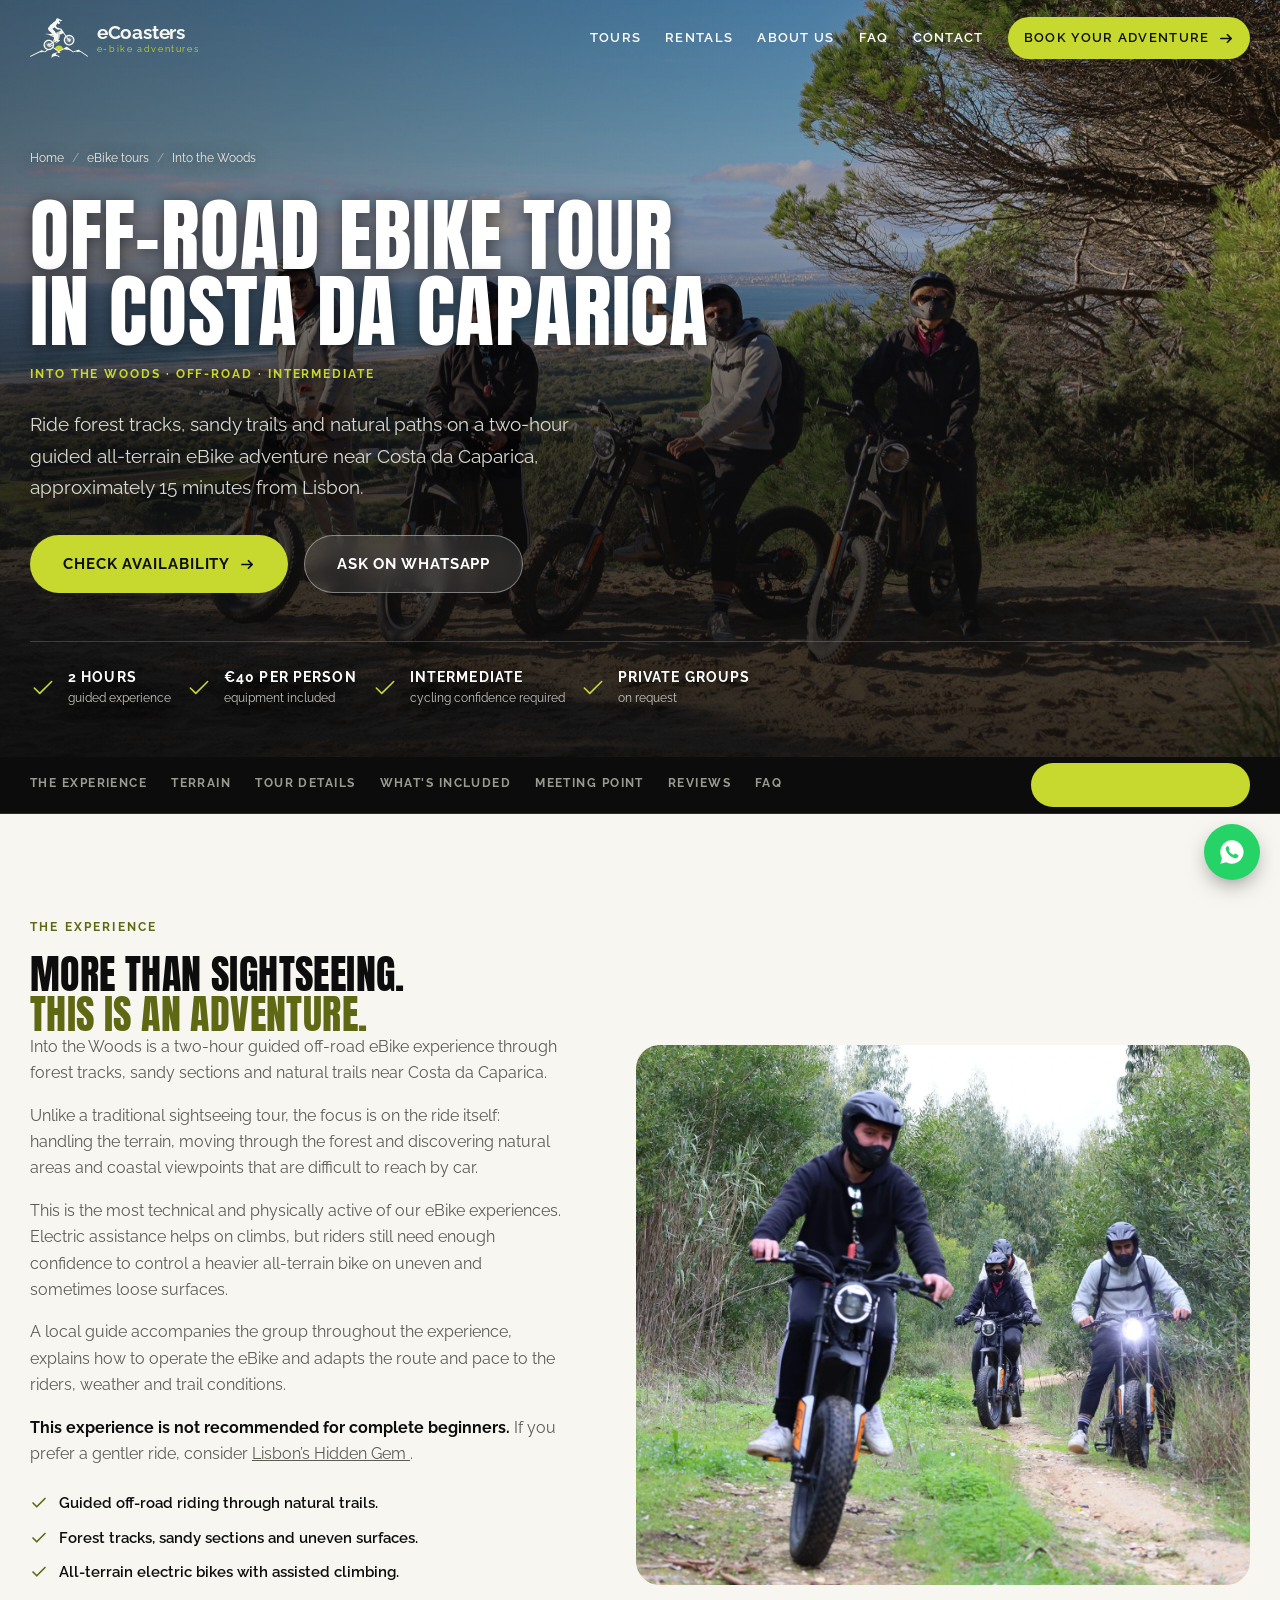
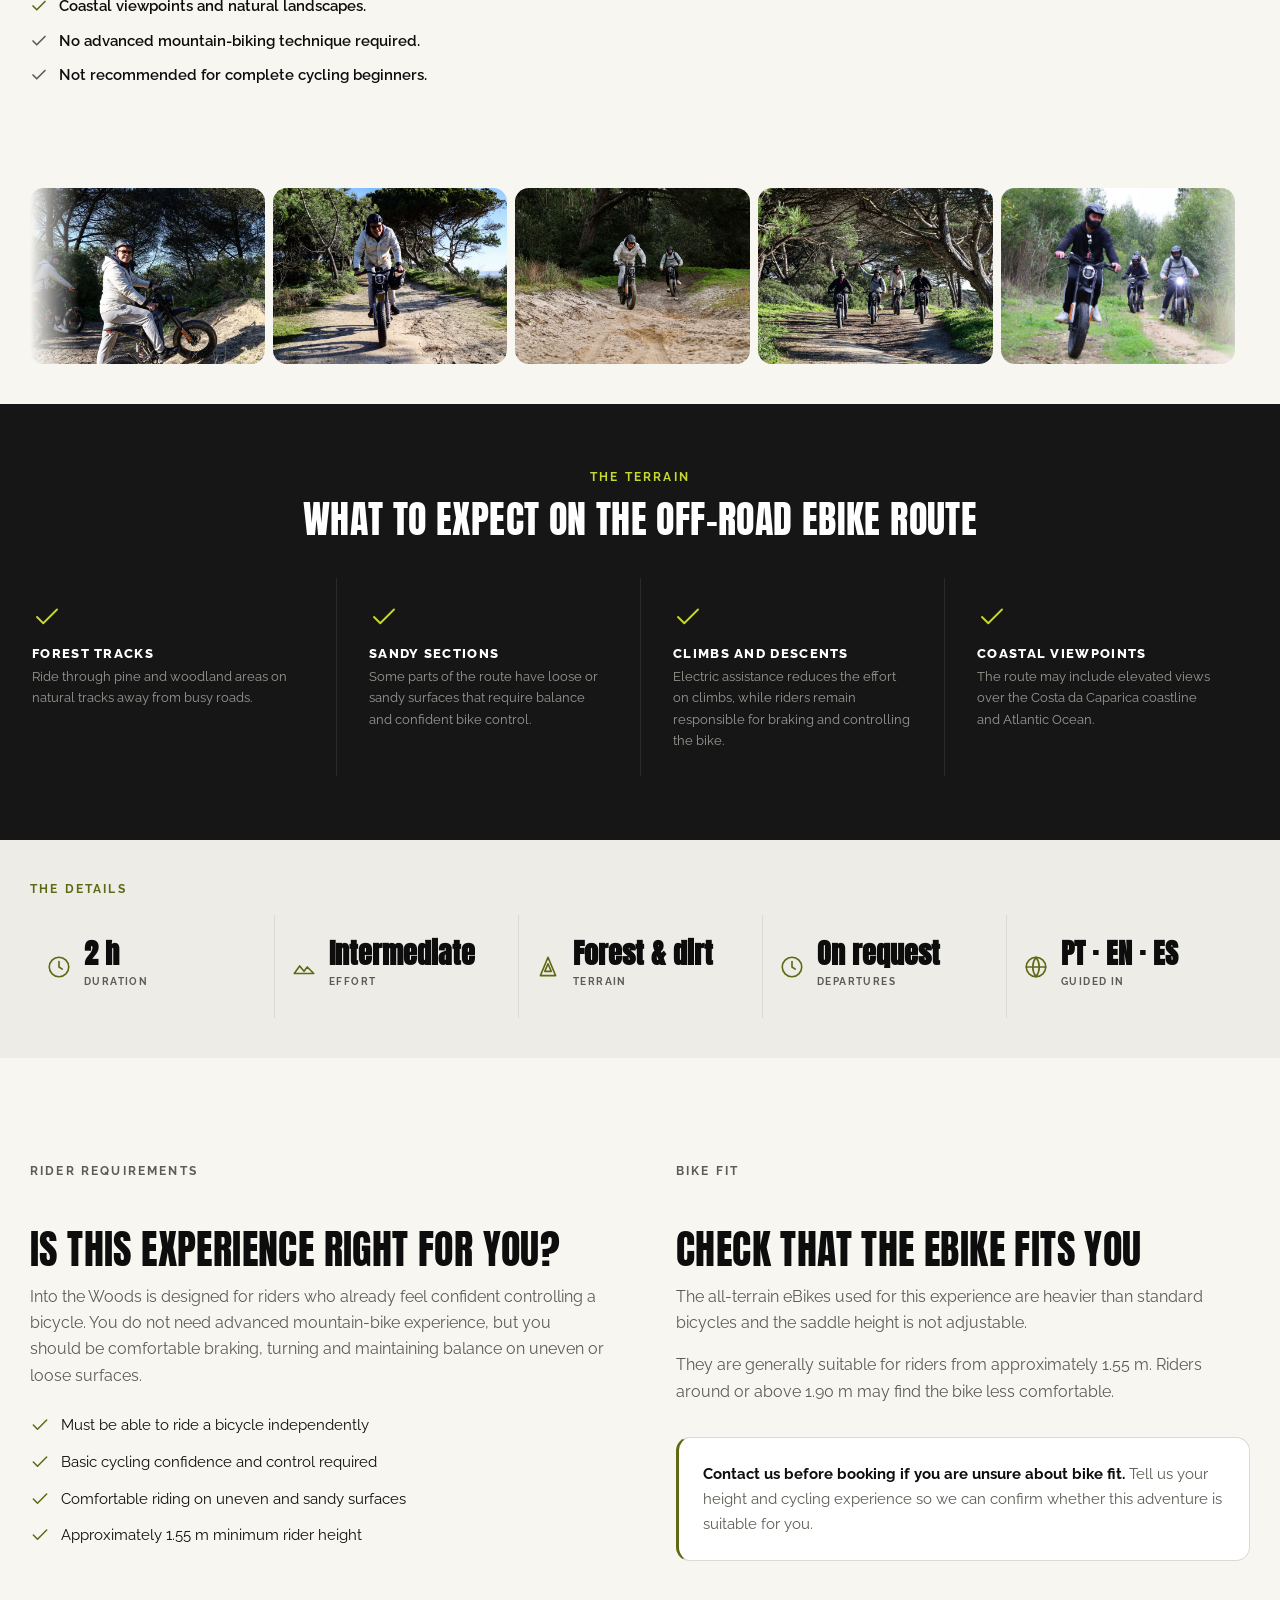
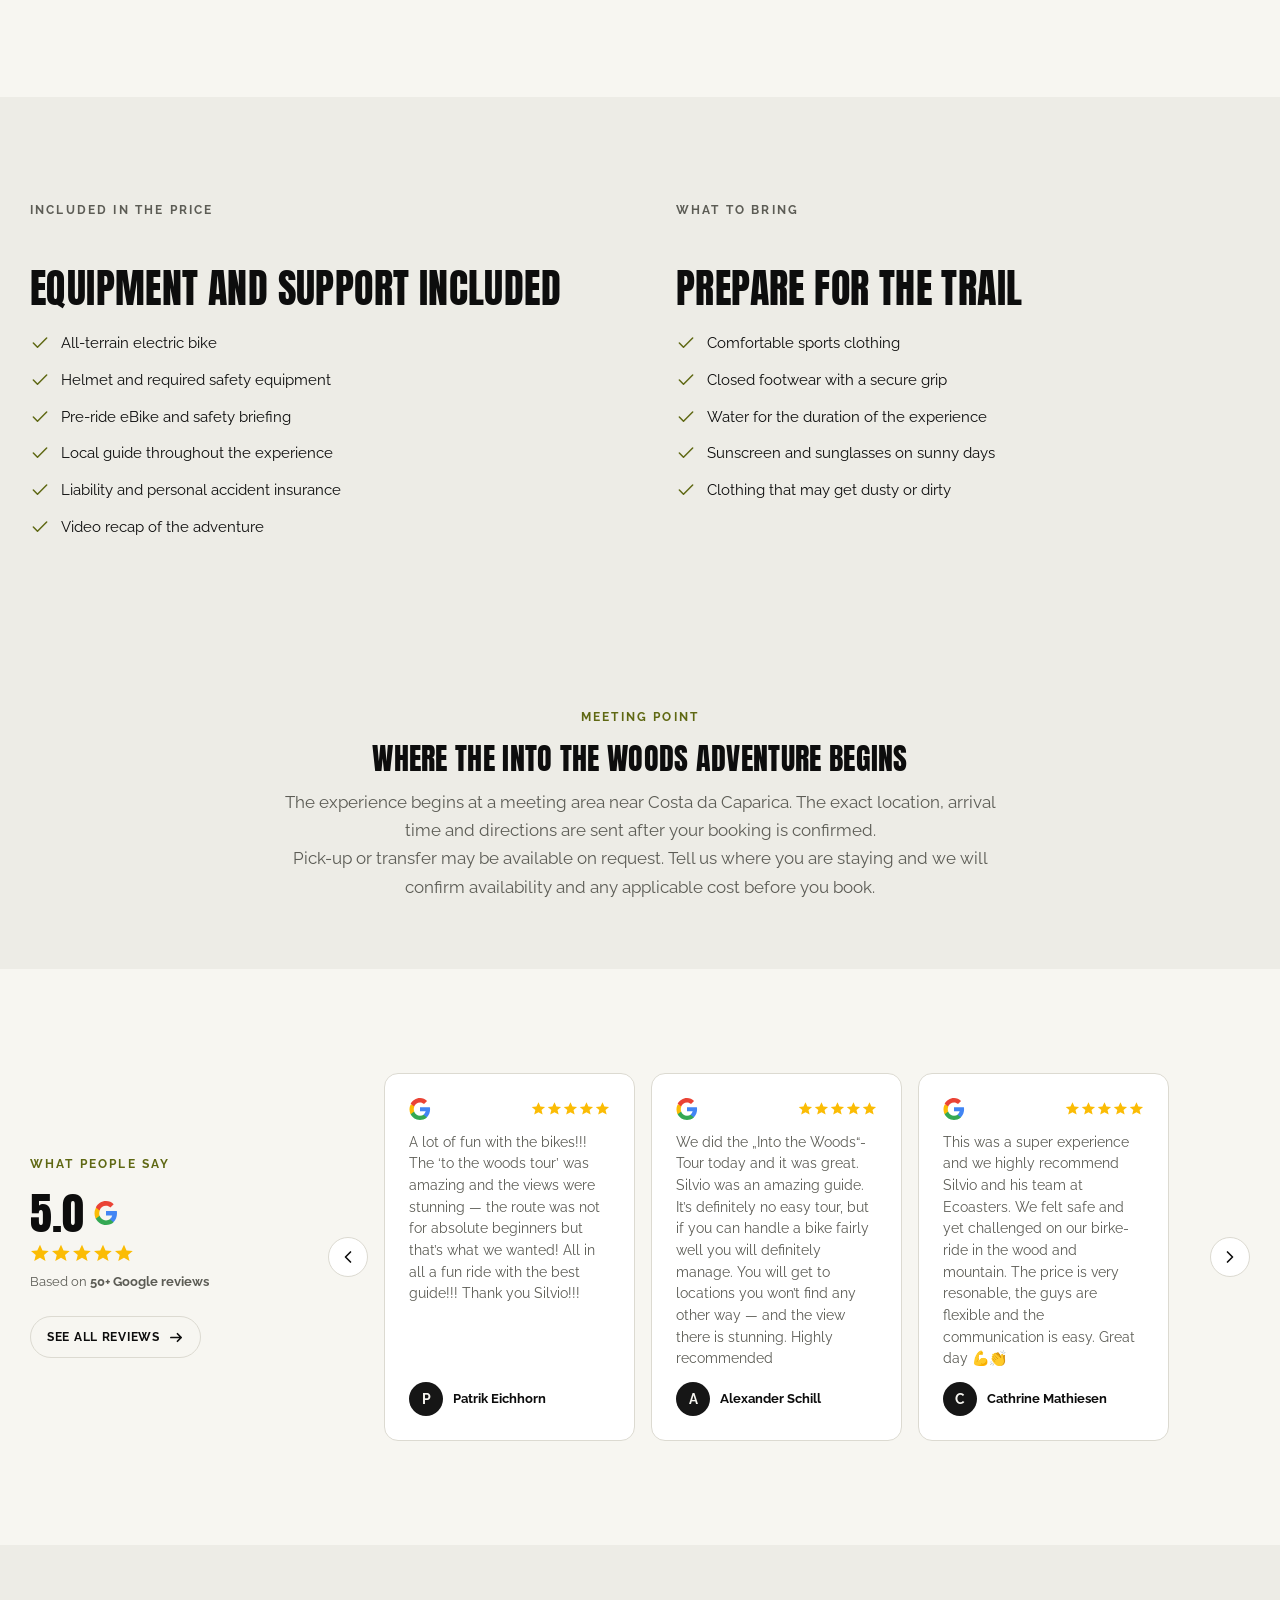
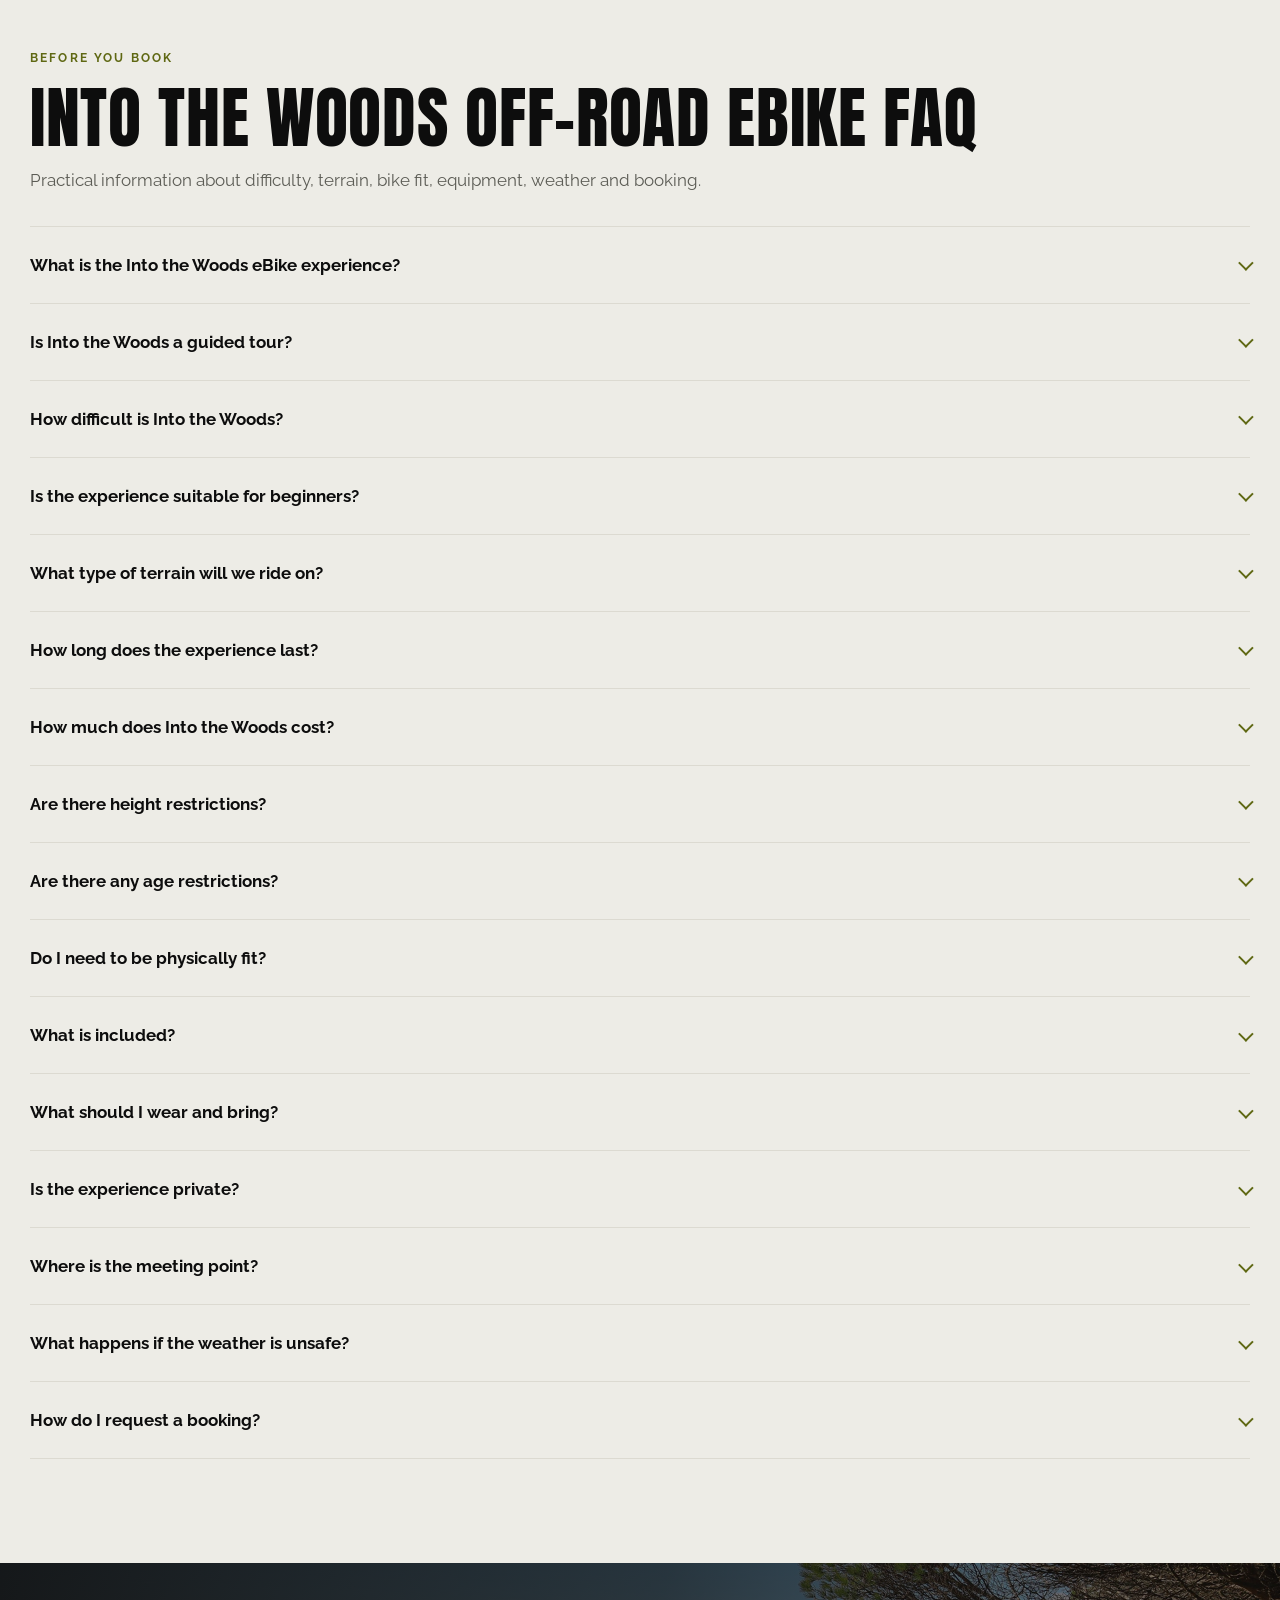
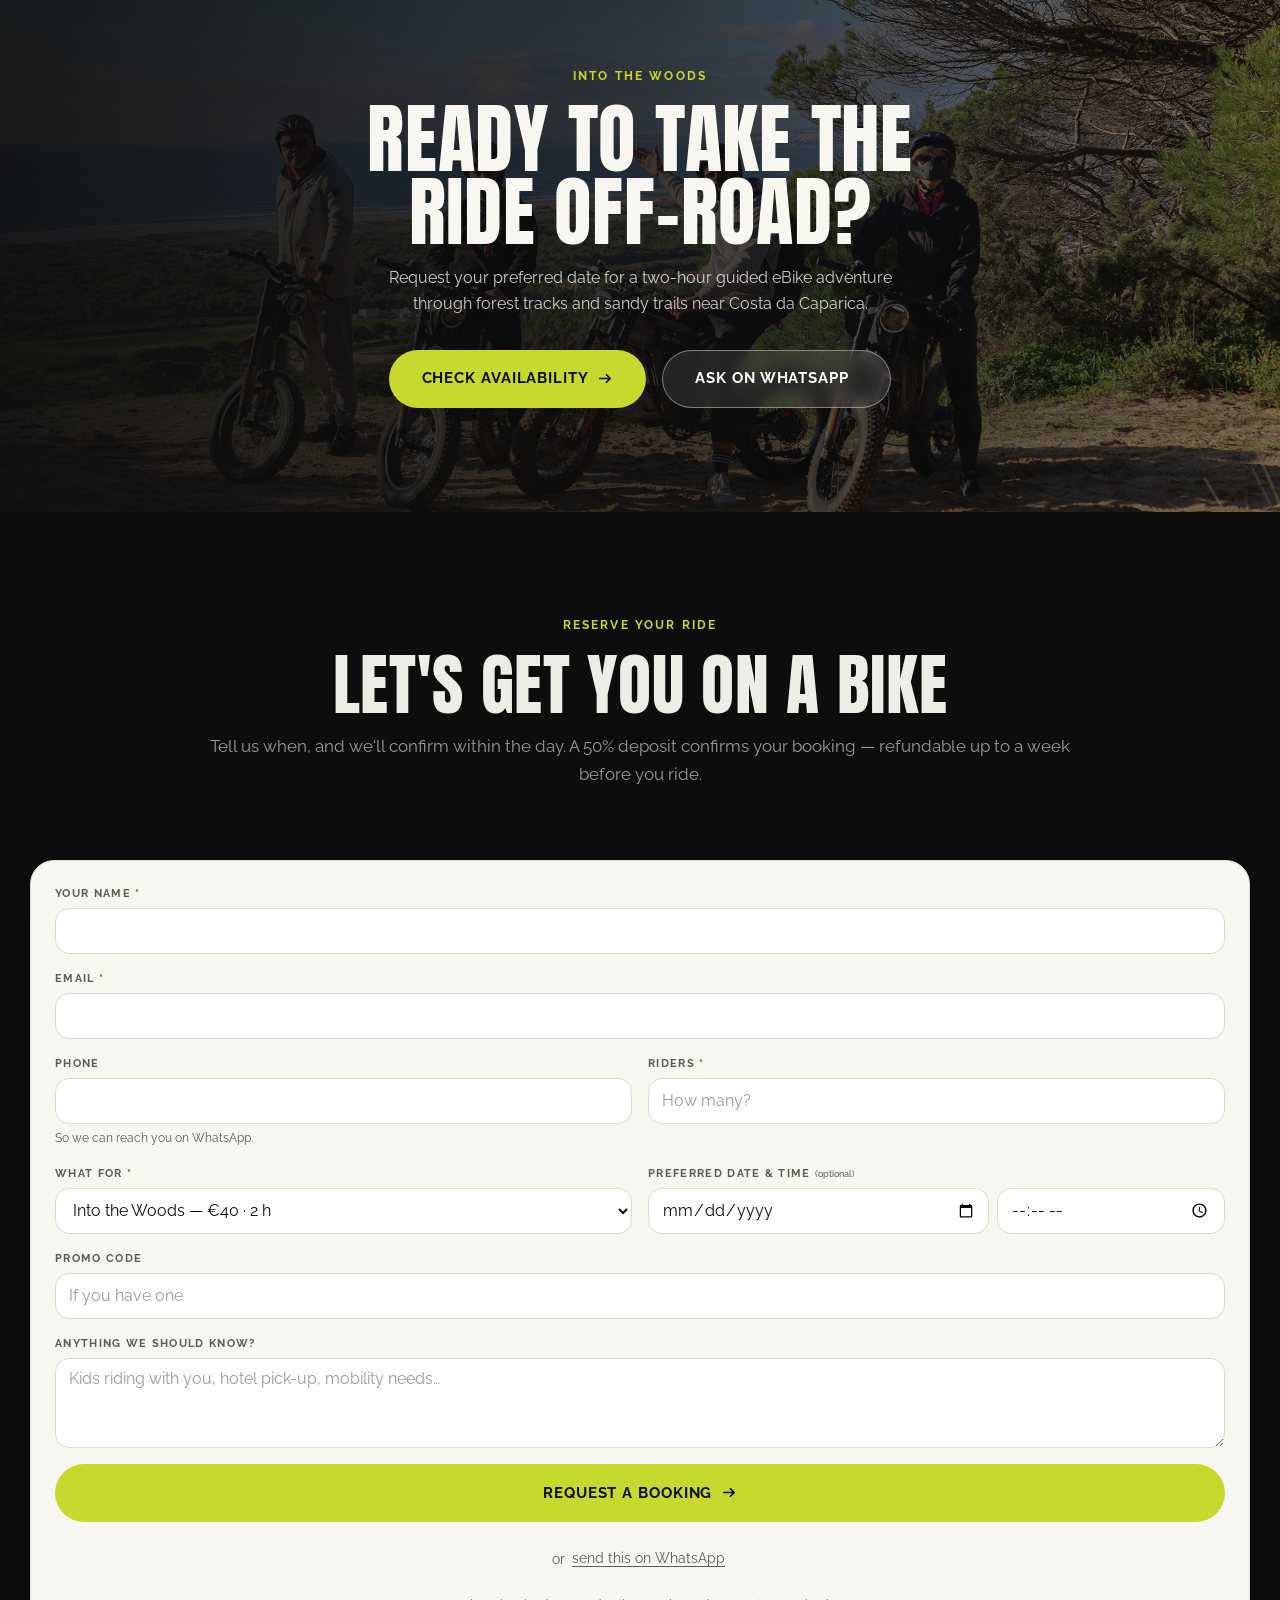
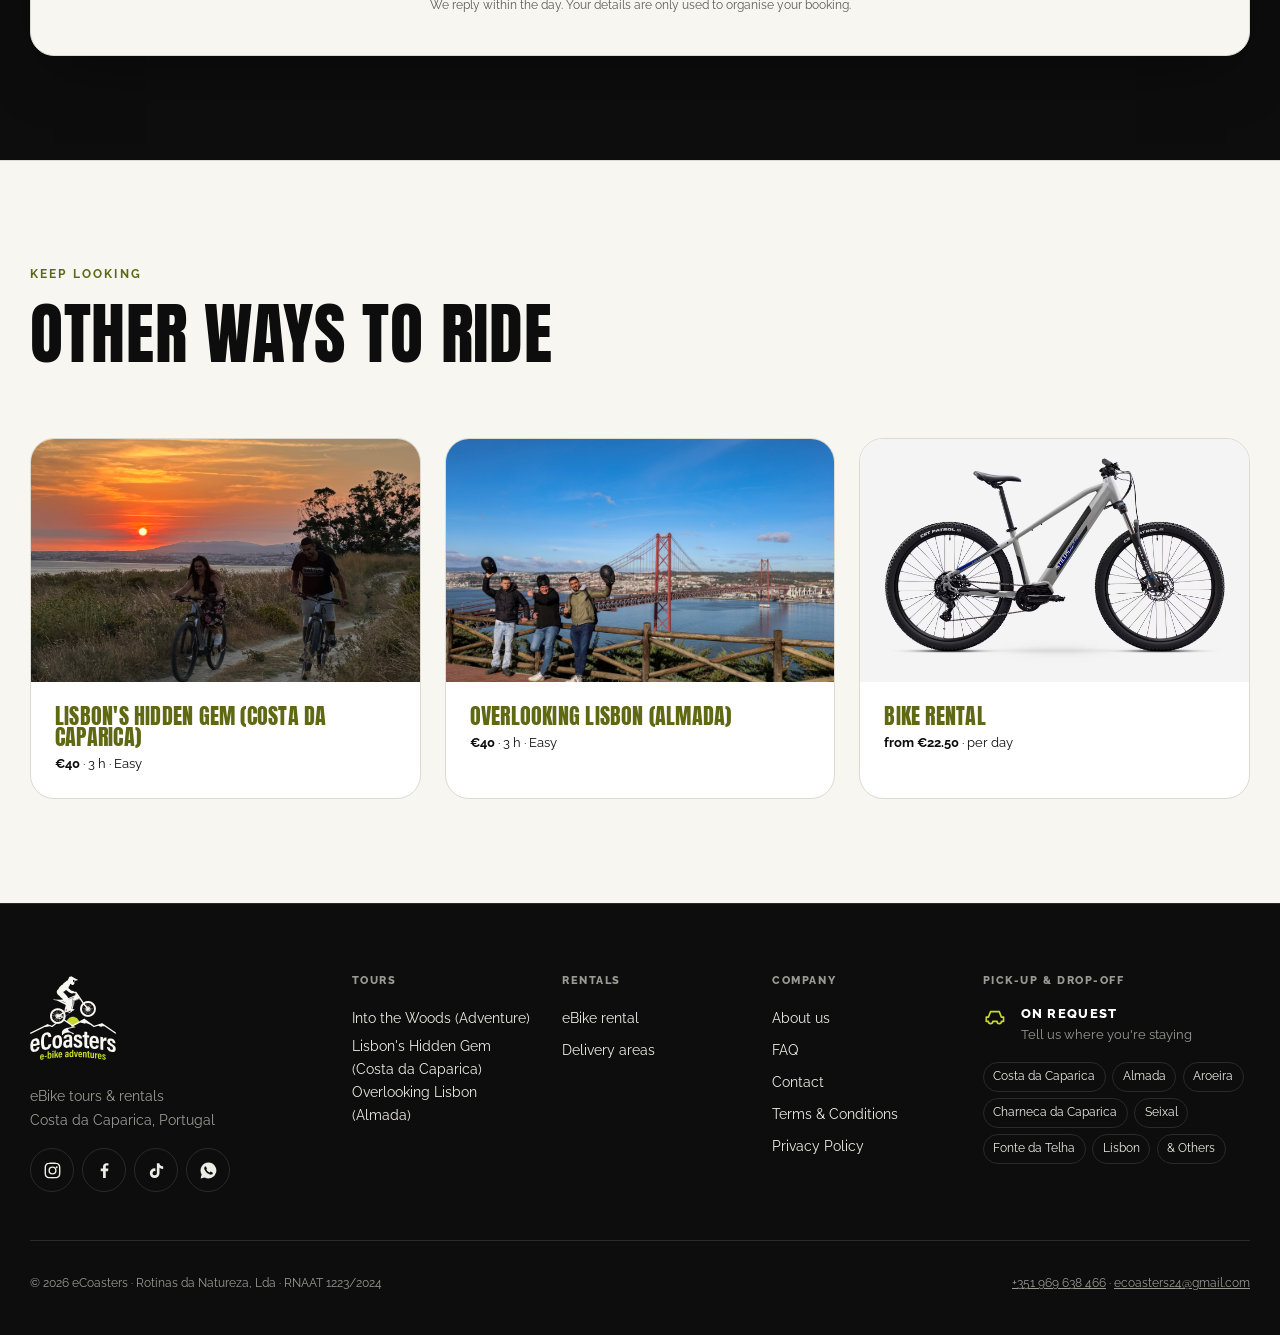
<file: into-the-woods/index.html>
<!doctype html>
<html lang="en">
<head>
<meta charset="utf-8">
<!-- Google Tag Manager -->
<script>(function(w,d,s,l,i){w[l]=w[l]||[];w[l].push({'gtm.start':
new Date().getTime(),event:'gtm.js'});var f=d.getElementsByTagName(s)[0],
j=d.createElement(s),dl=l!='dataLayer'?'&l='+l:'';j.async=true;j.src=
'https://www.googletagmanager.com/gtm.js?id='+i+dl;f.parentNode.insertBefore(j,f);
})(window,document,'script','dataLayer','GTM-5BCM5WX2');</script>
<!-- End Google Tag Manager -->
<meta name="viewport" content="width=device-width, initial-scale=1">
<title>Off-Road eBike Tour in Costa da Caparica | eCoasters</title>
<meta name="description" content="Ride forest tracks and sandy trails on a 2-hour guided off-road eBike tour in Costa da Caparica. €40 per person, with bike, helmet, guide and insurance.">
<link rel="canonical" href="https://www.ecoasters.pt/into-the-woods/">
<meta name="robots" content="index, follow, max-image-preview:large">
<meta name="googlebot" content="index, follow">
<meta property="og:type" content="website">
<meta property="og:site_name" content="eCoasters">
<meta property="og:locale" content="en_GB">
<meta property="og:url" content="https://www.ecoasters.pt/into-the-woods/">
<meta property="og:title" content="Off-Road eBike Tour in Costa da Caparica | eCoasters">
<meta property="og:description" content="A 2-hour guided off-road eBike experience through forest tracks and sandy trails near Costa da Caparica. €40 per person, equipment and insurance included.">
<meta property="og:image" content="https://www.ecoasters.pt/assets/img/woods-hero.jpg">
<meta property="og:image:alt" content="Rider on a guided off-road eBike tour through forest trails near Costa da Caparica">
<meta name="twitter:card" content="summary_large_image">
<meta name="twitter:title" content="Off-Road eBike Tour in Costa da Caparica | eCoasters">
<meta name="twitter:description" content="Explore forest tracks and sandy trails on a 2-hour guided all-terrain eBike experience near Lisbon.">
<meta name="twitter:image" content="https://www.ecoasters.pt/assets/img/woods-hero.jpg">

<meta name="theme-color" content="#0D0D0D">
<link rel="icon" href="/assets/brand/mark-lime.svg" type="image/svg+xml">
<link rel="apple-touch-icon" href="/assets/brand/mark-lime.svg">

<link rel="preconnect" href="https://fonts.googleapis.com">
<link rel="preconnect" href="https://fonts.gstatic.com" crossorigin>
<link rel="stylesheet" href="https://fonts.googleapis.com/css2?family=Anton&family=Raleway:wght@400;500;600;700;800&display=swap">
<link rel="stylesheet" href="/assets/styles.css?v=95">
<link rel="manifest" href="/manifest.webmanifest">

<style>
  /* Into the Woods: responsive photography and terrain gallery */
  .phero__media--itw {
    --photo: url('/assets/img/woods-hero.jpg');
    background-position: center 55%;
  }

  #ride .split__media img {
    width: 100%;
    height: 100%;
    object-fit: cover;
    object-position: center;
  }

  #terrain .terrain-wrap {
    width: min(1600px, calc(100% - 64px));
    max-width: 1600px;
    margin-inline: auto;
  }

  #terrain .terrain-head {
    width: 100%;
    margin: 0 0 2.5rem;
    text-align: center;
  }

  #terrain .terrain-head .eyebrow { margin-bottom: 0.875rem; }

  #terrain .terrain-head .sec__h {
    max-width: none;
    margin: 0 auto;
    color: #fff;
    font-size: clamp(1.5rem, 3vw, 2.4rem);
  }

  #terrain .terrain-gallery {
    display: grid;
    grid-template-columns: repeat(3, minmax(0, 1fr));
    gap: 1rem;
    width: 100%;
    margin-top: 2.5rem;
  }

  #terrain .terrain-gallery__item {
    position: relative;
    min-width: 0;
    margin: 0;
    overflow: hidden;
    aspect-ratio: 4 / 3;
    background: #171717;
  }

  #terrain .terrain-gallery__item::after {
    content: '';
    position: absolute;
    inset: 45% 0 0;
    background: linear-gradient(to bottom, transparent, rgba(0, 0, 0, 0.72));
    pointer-events: none;
  }

  #terrain .terrain-gallery__item img {
    display: block;
    width: 100%;
    height: 100%;
    object-fit: cover;
  }

  #terrain .terrain-gallery__item:nth-child(1) img { object-position: center 42%; }
  #terrain .terrain-gallery__item:nth-child(2) img { object-position: center 48%; }
  #terrain .terrain-gallery__item:nth-child(3) img { object-position: center 50%; }

  #terrain .terrain-gallery__item figcaption {
    position: absolute;
    z-index: 1;
    right: 1.125rem;
    bottom: 1rem;
    left: 1.125rem;
    color: #fff;
    font-weight: 800;
    text-transform: uppercase;
  }

  @media (max-width: 900px) {
    #terrain .terrain-gallery { grid-template-columns: repeat(2, minmax(0, 1fr)); }
    #terrain .terrain-gallery__item:last-child { grid-column: 1 / -1; }
  }

  @media (max-width: 700px) {
    .phero__media--itw {
      --photo: url('/assets/img/woods-hero.jpg');
      background-position: 58% center;
    }

    #terrain .terrain-wrap { width: min(100% - 32px, 1600px); }
    #terrain .terrain-gallery { grid-template-columns: 1fr; }
    #terrain .terrain-gallery__item:last-child { grid-column: auto; }
  }
</style>

<script>
  document.documentElement.classList.add('js');
  setTimeout(function () {
    if (!window.__ecoastersReady) document.documentElement.classList.remove('js');
  }, 2500);
</script>

<script type="application/ld+json">
{
 "@context": "https://schema.org",
 "@graph": [
  {
   "@type": [
    "LocalBusiness",
    "TouristInformationCenter"
   ],
   "@id": "https://www.ecoasters.pt/#org",
   "name": "eCoasters",
   "legalName": "Rotinas da Natureza, Lda",
   "url": "https://www.ecoasters.pt/",
   "telephone": "+351969638466",
   "email": "ecoasters24@gmail.com",
   "image": "https://www.ecoasters.pt/assets/img/hg-hero.jpg",
   "logo": "https://www.ecoasters.pt/assets/brand/logo-full-lime.svg",
   "priceRange": "€€",
   "currenciesAccepted": "EUR",
   "slogan": "Ride more. Explore more. Feel everything.",
   "description": "Guided electric bike tours and all-terrain eBike rentals in Costa da Caparica and Almada, 15 minutes from Lisbon. RNAAT 1223/2024.",
   "address": {
    "@type": "PostalAddress",
    "addressLocality": "Costa da Caparica",
    "addressRegion": "Almada",
    "postalCode": "2825",
    "addressCountry": "PT"
   },
   "geo": {
    "@type": "GeoCoordinates",
    "latitude": "38.6446",
    "longitude": "-9.2337"
   },
   "areaServed": [
    {
     "@type": "Place",
     "name": "Costa da Caparica"
    },
    {
     "@type": "Place",
     "name": "Almada"
    },
    {
     "@type": "Place",
     "name": "Aroeira"
    },
    {
     "@type": "Place",
     "name": "Charneca da Caparica"
    },
    {
     "@type": "Place",
     "name": "Fonte da Telha"
    },
    {
     "@type": "Place",
     "name": "Trafaria"
    },
    {
     "@type": "Place",
     "name": "Pragal"
    },
    {
     "@type": "Place",
     "name": "Seixal"
    },
    {
     "@type": "Place",
     "name": "Lisbon"
    }
   ],
   "knowsLanguage": [
    "pt",
    "en",
    "es"
   ],
   "sameAs": [
    "https://www.instagram.com/ecoasters.tours",
    "https://www.facebook.com/people/ECoasters-Electric-Bike-Tours/61570017095799/",
    "https://www.tiktok.com/@ecoasters",
    "https://share.google/gUtsCcXPfASTYaQZ6"
   ],
   "aggregateRating": {
    "@type": "AggregateRating",
    "ratingValue": "5.0",
    "reviewCount": "50",
    "bestRating": "5",
    "worstRating": "1"
   }
  },
  {
   "@type": "TouristTrip",
   "@id": "https://www.ecoasters.pt/into-the-woods/#trip",
   "name": "Into the Woods",
   "description": "A high-adrenaline off-road electric bike adventure through the pine forest, dunes and trails of Costa da Caparica — just 15 minutes from Lisbon. A truly different day out, the ride locals keep for their days off. €40 per person, insurance and video recap included.",
   "image": "https://www.ecoasters.pt/assets/img/woods-hero.jpg",
   "url": "https://www.ecoasters.pt/into-the-woods/",
   "touristType": [
    "Adventure travel",
    "Nature",
    "Sightseeing"
   ],
   "provider": {
    "@id": "https://www.ecoasters.pt/#org"
   },
   "itinerary": {
    "@type": "Place",
    "name": "Costa da Caparica",
    "address": {
     "@type": "PostalAddress",
     "addressLocality": "Costa da Caparica",
     "addressCountry": "PT"
    }
   },
   "offers": {
    "@type": "Offer",
    "price": "40",
    "priceCurrency": "EUR",
    "availability": "https://schema.org/InStock",
    "url": "https://www.ecoasters.pt/into-the-woods/#book",
    "areaServed": [
     {
      "@type": "Place",
      "name": "Costa da Caparica"
     },
     {
      "@type": "Place",
      "name": "Almada"
     },
     {
      "@type": "Place",
      "name": "Aroeira"
     },
     {
      "@type": "Place",
      "name": "Charneca da Caparica"
     },
     {
      "@type": "Place",
      "name": "Fonte da Telha"
     },
     {
      "@type": "Place",
      "name": "Trafaria"
     },
     {
      "@type": "Place",
      "name": "Pragal"
     },
     {
      "@type": "Place",
      "name": "Seixal"
     },
     {
      "@type": "Place",
      "name": "Lisbon"
     }
    ]
   }
  },
  {
   "@type": "BreadcrumbList",
   "itemListElement": [
    {
     "@type": "ListItem",
     "position": 1,
     "name": "Home",
     "item": "https://www.ecoasters.pt/"
    },
    {
     "@type": "ListItem",
     "position": 2,
     "name": "Adventures",
     "item": "https://www.ecoasters.pt/tours/"
    },
    {
     "@type": "ListItem",
     "position": 3,
     "name": "Into the Woods",
     "item": "https://www.ecoasters.pt/into-the-woods/"
    }
   ]
  }
 ]
}
</script>
</head>
<body>
<!-- Google Tag Manager (noscript) -->
<noscript><iframe src="https://www.googletagmanager.com/ns.html?id=GTM-5BCM5WX2"
height="0" width="0" style="display:none;visibility:hidden"></iframe></noscript>
<!-- End Google Tag Manager (noscript) -->
<a class="skip" href="#main">Skip to main content</a>

<header class="hdr" id="hdr">
  <div class="hdr__in">
    <a class="brand" href="/#top" aria-label="eCoasters — home">
      <img class="brand__mark" src="/assets/brand/mark-lime.svg" alt="" width="308" height="212" decoding="async">
      <span class="brand__txt">
        <span class="brand__word">eCoasters</span>
        <span class="brand__sub">e-bike adventures</span>
      </span>
    </a>
    <nav class="nav" id="nav" aria-label="Primary">
      <a href="/tours/">Tours</a>
      <a href="/electric-bike-rental/">Rentals</a>
      <a href="/#about">About us</a>
      <a href="/#faq">FAQ</a>
      <a href="/#contact">Contact</a>
      <a class="btn btn--lime btn--sm" href="/#book">Book your adventure <svg class="ico-arr" viewBox="0 0 16 16" aria-hidden="true"><path d="M2 8h11M9 4l4 4-4 4"/></svg></a>
    </nav>
    <button class="burger" id="burger" aria-expanded="false" aria-controls="nav" aria-label="Open menu">
      <span></span><span></span><span></span>
    </button>
  </div>
</header>

<main id="main">

<!-- ── HERO ── -->
<section class="phero">
  <div
    class="phero__media phero__media--itw media"
    role="img"
    aria-label="Group riding all-terrain electric bikes on a forest trail overlooking Costa da Caparica"
  ></div>

  <div class="phero__scrim" aria-hidden="true"></div>

  <div class="phero__in wrap">
    <nav class="crumbs" aria-label="Breadcrumb">
      <a href="/">Home</a>
      <span>/</span>
      <a href="/tours/">eBike tours</a>
      <span>/</span>
      Into the Woods
    </nav>

    <h1 class="phero__h">
      Off-Road eBike Tour in Costa da Caparica
    </h1>

    <p class="phero__tag">
      Into the Woods · Off-road · Intermediate
    </p>

    <p class="hero__p">
      Ride forest tracks, sandy trails and natural paths on a two-hour guided
      all-terrain eBike adventure near Costa da Caparica, approximately
      15 minutes from Lisbon.
    </p>

    <div class="hero__cta" style="margin-top:1.5rem">
      <a class="btn btn--lime btn--lg" href="#book">
        Check availability

        <svg class="ico-arr" viewBox="0 0 16 16" aria-hidden="true">
          <path d="M2 8h11M9 4l4 4-4 4"/>
        </svg>
      </a>

      <a
        class="btn btn--glass btn--lg"
        href="https://wa.me/351969638466?text=Hello%20eCoasters%2C%20I%27d%20like%20to%20check%20availability%20for%20the%20Into%20the%20Woods%20tour."
      >
        Ask on WhatsApp

        <!-- manter o SVG atual -->
      </a>
    </div>

    <ul class="hstrip">
      <li>
        <svg viewBox="0 0 24 24" aria-hidden="true"><path d="m4 12 5 5L20 6"/></svg>
        <span>
          <b>2 hours</b>
          <span>guided experience</span>
        </span>
      </li>

      <li>
        <svg viewBox="0 0 24 24" aria-hidden="true"><path d="m4 12 5 5L20 6"/></svg>
        <span>
          <b>€40 per person</b>
          <span>equipment included</span>
        </span>
      </li>

      <li>
        <svg viewBox="0 0 24 24" aria-hidden="true"><path d="m4 12 5 5L20 6"/></svg>
        <span>
          <b>Intermediate</b>
          <span>cycling confidence required</span>
        </span>
      </li>

      <li>
        <svg viewBox="0 0 24 24" aria-hidden="true"><path d="m4 12 5 5L20 6"/></svg>
        <span>
          <b>Private groups</b>
          <span>on request</span>
        </span>
      </li>
    </ul>
  </div>
</section>

<nav class="subnav" id="subnav" aria-label="On this page">
  <div class="wrap subnav__in">
    <a href="#ride">The experience</a>
    <a href="#terrain">Terrain</a>
    <a href="#tour-details">Tour details</a>
    <a href="#included">What's included</a>
    <a href="#meeting-point">Meeting point</a>
    <a href="#reviews">Reviews</a>
    <a href="#faq">FAQ</a>

    <a class="btn btn--lime btn--sm subnav__cta" href="#book">
      €40 · Check availability
    </a>
  </div>
</nav>

<!-- ── light band: the pitch ── -->
<section class="sec sec--bone" id="ride">
  <div class="wrap split">

    <div class="reveal">
      <p class="eyebrow">The experience</p>

      <h2 class="split__h">
        More than sightseeing.
        <em>This is an adventure.</em>
      </h2>

      <div class="prose">
        <p>
          Into the Woods is a two-hour guided off-road eBike experience
          through forest tracks, sandy sections and natural trails near
          Costa da Caparica.
        </p>

        <p>
          Unlike a traditional sightseeing tour, the focus is on the ride
          itself: handling the terrain, moving through the forest and
          discovering natural areas and coastal viewpoints that are difficult
          to reach by car.
        </p>

        <p>
          This is the most technical and physically active of our eBike
          experiences. Electric assistance helps on climbs, but riders still
          need enough confidence to control a heavier all-terrain bike on
          uneven and sometimes loose surfaces.
        </p>

        <p>
          A local guide accompanies the group throughout the experience,
          explains how to operate the eBike and adapts the route and pace
          to the riders, weather and trail conditions.
        </p>

        <p>
          <strong>This experience is not recommended for complete beginners.</strong>
          If you prefer a gentler ride, consider
          <a href="/lisbons-hidden-gem-ebike-tour/">
            Lisbon’s Hidden Gem
          </a>.
        </p>
      </div>

      <ul class="marks">
        <li class="yes">
          <svg viewBox="0 0 24 24" aria-hidden="true"><path d="m4 12 5 5L20 6"/></svg>
          <span>Guided off-road riding through natural trails.</span>
        </li>

        <li class="yes">
          <svg viewBox="0 0 24 24" aria-hidden="true"><path d="m4 12 5 5L20 6"/></svg>
          <span>Forest tracks, sandy sections and uneven surfaces.</span>
        </li>

        <li class="yes">
          <svg viewBox="0 0 24 24" aria-hidden="true"><path d="m4 12 5 5L20 6"/></svg>
          <span>All-terrain electric bikes with assisted climbing.</span>
        </li>

        <li class="yes">
          <svg viewBox="0 0 24 24" aria-hidden="true"><path d="m4 12 5 5L20 6"/></svg>
          <span>Coastal viewpoints and natural landscapes.</span>
        </li>

        <li class="no">
          <svg viewBox="0 0 24 24" aria-hidden="true"><path d="m4 12 5 5L20 6"/></svg>
          <span>No advanced mountain-biking technique required.</span>
        </li>

        <li class="no">
          <svg viewBox="0 0 24 24" aria-hidden="true"><path d="m4 12 5 5L20 6"/></svg>
          <span>Not recommended for complete cycling beginners.</span>
        </li>
      </ul>
    </div>

    <div
      class="split__media reveal"
      style="--d:120ms;aspect-ratio:1024/900"
    >
      <img
        src="/assets/img/IMG_0781.webp"
        width="1600"
        height="1066"
        alt="Guided group riding all-terrain eBikes through a forest trail near Costa da Caparica"
        loading="lazy"
        decoding="async"
      >
    </div>

  </div>
</section>

<!-- ── light band: adventure gallery ── -->
<section class="sec sec--bone" style="padding-top:1rem;padding-bottom:2.5rem" id="gallery">
  <div class="wrap">
    <p class="eyebrow eyebrow--lime reveal">Adventure gallery</p>
    <div class="galrow reveal" style="--d:120ms" role="group" aria-label="Adventure gallery">
      <div class="galrow__track" style="animation-duration:63s">
        <a href="/assets/img/itw-2.jpg"><img src="/assets/img/itw-2.jpg" width="800" height="1200" alt="A rider on an all-terrain eBike on a sandy forest trail under umbrella pines during the Into the Woods adventure near Costa da Caparica" loading="lazy" decoding="async"></a>
        <a href="/assets/img/itw-3.jpg"><img src="/assets/img/itw-3.jpg" width="800" height="1200" alt="A rider heading toward the camera on an all-terrain eBike along a sunlit sandy pine-forest trail near Costa da Caparica" loading="lazy" decoding="async"></a>
        <a href="/assets/img/itw-4.jpg"><img src="/assets/img/itw-4.jpg" width="800" height="1200" alt="Two riders on all-terrain eBikes descending a sandy woodland track through pine and eucalyptus near Costa da Caparica" loading="lazy" decoding="async"></a>
        <a href="/assets/img/itw-5.jpg"><img src="/assets/img/itw-5.jpg" width="800" height="1200" alt="A group of four riders on eBikes on a shaded sandy trail beneath an archway of pine trees near Costa da Caparica" loading="lazy" decoding="async"></a>
        <a href="/assets/img/itw-6.jpg"><img src="/assets/img/itw-6.jpg" width="1300" height="866" alt="Three riders on all-terrain eBikes with headlights on along a narrow green woodland trail near Costa da Caparica" loading="lazy" decoding="async"></a>
        <a href="/assets/img/itw-7.jpg"><img src="/assets/img/itw-7.jpg" width="850" height="1076" alt="Two riders on all-terrain eBikes on a bushy forest trail under a blue sky near Costa da Caparica" loading="lazy" decoding="async"></a>
        <a href="/assets/img/itw-8.jpg"><img src="/assets/img/itw-8.jpg" width="1300" height="774" alt="Three riders on eBikes descending a sandy hill with a panoramic view over the Costa da Caparica coastline" loading="lazy" decoding="async"></a>
        <a aria-hidden="true" tabindex="-1" href="/assets/img/itw-2.jpg"><img src="/assets/img/itw-2.jpg" width="800" height="1200" alt="" loading="lazy" decoding="async"></a>
        <a aria-hidden="true" tabindex="-1" href="/assets/img/itw-3.jpg"><img src="/assets/img/itw-3.jpg" width="800" height="1200" alt="" loading="lazy" decoding="async"></a>
        <a aria-hidden="true" tabindex="-1" href="/assets/img/itw-4.jpg"><img src="/assets/img/itw-4.jpg" width="800" height="1200" alt="" loading="lazy" decoding="async"></a>
        <a aria-hidden="true" tabindex="-1" href="/assets/img/itw-5.jpg"><img src="/assets/img/itw-5.jpg" width="800" height="1200" alt="" loading="lazy" decoding="async"></a>
        <a aria-hidden="true" tabindex="-1" href="/assets/img/itw-6.jpg"><img src="/assets/img/itw-6.jpg" width="1300" height="866" alt="" loading="lazy" decoding="async"></a>
        <a aria-hidden="true" tabindex="-1" href="/assets/img/itw-7.jpg"><img src="/assets/img/itw-7.jpg" width="850" height="1076" alt="" loading="lazy" decoding="async"></a>
        <a aria-hidden="true" tabindex="-1" href="/assets/img/itw-8.jpg"><img src="/assets/img/itw-8.jpg" width="1300" height="774" alt="" loading="lazy" decoding="async"></a>
      </div>
    </div>
  </div>
</section>

<!-- ── dark band: terrain and route photography ── -->
<section class="sec sec--dark" id="terrain">
  <div class="wrap terrain-wrap">
    <header class="terrain-head reveal">
      <p class="eyebrow eyebrow--lime">The terrain</p>
      <h2 class="sec__h">What to expect on the off-road eBike route</h2>
    </header>

    <div class="hl">
      <div class="hl__i reveal" style="--d:0ms">
        <svg viewBox="0 0 24 24" aria-hidden="true"><path d="m4 12 5 5L20 6"/></svg>
        <h3>Forest tracks</h3>
        <p>Ride through pine and woodland areas on natural tracks away from busy roads.</p>
      </div>

      <div class="hl__i reveal" style="--d:70ms">
        <svg viewBox="0 0 24 24" aria-hidden="true"><path d="m4 12 5 5L20 6"/></svg>
        <h3>Sandy sections</h3>
        <p>Some parts of the route have loose or sandy surfaces that require balance and confident bike control.</p>
      </div>

      <div class="hl__i reveal" style="--d:140ms">
        <svg viewBox="0 0 24 24" aria-hidden="true"><path d="m4 12 5 5L20 6"/></svg>
        <h3>Climbs and descents</h3>
        <p>Electric assistance reduces the effort on climbs, while riders remain responsible for braking and controlling the bike.</p>
      </div>

      <div class="hl__i reveal" style="--d:210ms">
        <svg viewBox="0 0 24 24" aria-hidden="true"><path d="m4 12 5 5L20 6"/></svg>
        <h3>Coastal viewpoints</h3>
        <p>The route may include elevated views over the Costa da Caparica coastline and Atlantic Ocean.</p>
      </div>
    </div>
  </div>
</section>

<!-- ── light band: the details ── -->
<section class="sec sec--sand" style="padding-block:2.5rem">
  <div class="wrap">
    <p class="eyebrow reveal">The details</p>
    <div class="stats reveal">
      <div class="stats__i"><span><svg viewBox="0 0 24 24" aria-hidden="true"><circle cx="12" cy="12" r="9"/><path d="M12 7v5l3 2"/></svg></span><span><b class="stats__n">2 h</b><span class="stats__l">Duration</span></span></div>
      <div class="stats__i"><span><svg viewBox="0 0 24 24" aria-hidden="true"><path d="M3 18l5-7 4 5 3-4 6 6z"/></svg></span><span><b class="stats__n">Intermediate</b><span class="stats__l">Effort</span></span></div>
      <div class="stats__i"><span><svg viewBox="0 0 24 24" aria-hidden="true"><path d="M12 3 5 20h14zM12 9l3 7H9z"/></svg></span><span><b class="stats__n">Forest &amp; dirt</b><span class="stats__l">Terrain</span></span></div>
      <div class="stats__i"><span><svg viewBox="0 0 24 24" aria-hidden="true"><circle cx="12" cy="12" r="9"/><path d="M12 7v5l3 2"/></svg></span><span><b class="stats__n">On request</b><span class="stats__l">Departures</span></span></div>
      <div class="stats__i"><span><svg viewBox="0 0 24 24" aria-hidden="true"><circle cx="12" cy="12" r="9"/><path d="M3 12h18M12 3a15 15 0 0 1 0 18M12 3a15 15 0 0 0 0 18"/></svg></span><span><b class="stats__n">PT · EN · ES</b><span class="stats__l">Guided in</span></span></div>
    </div>
  </div>
</section>

<!-- ── light band: rider requirements ── -->
<section class="sec sec--bone" id="tour-details">
  <div class="wrap incl2">

    <div class="prose reveal">
      <p class="eyebrow">Rider requirements</p>

      <h2>Is this experience right for you?</h2>

      <p>
        Into the Woods is designed for riders who already feel confident
        controlling a bicycle. You do not need advanced mountain-bike
        experience, but you should be comfortable braking, turning and
        maintaining balance on uneven or loose surfaces.
      </p>

      <ul class="ticks">
        <li>
          <svg viewBox="0 0 24 24" aria-hidden="true"><path d="m4 12 5 5L20 6"/></svg>
          <span>Must be able to ride a bicycle independently</span>
        </li>

        <li>
          <svg viewBox="0 0 24 24" aria-hidden="true"><path d="m4 12 5 5L20 6"/></svg>
          <span>Basic cycling confidence and control required</span>
        </li>

        <li>
          <svg viewBox="0 0 24 24" aria-hidden="true"><path d="m4 12 5 5L20 6"/></svg>
          <span>Comfortable riding on uneven and sandy surfaces</span>
        </li>

        <li>
          <svg viewBox="0 0 24 24" aria-hidden="true"><path d="m4 12 5 5L20 6"/></svg>
          <span>Approximately 1.55 m minimum rider height</span>
        </li>
      </ul>
    </div>

    <div class="prose reveal" style="--d:120ms">
      <p class="eyebrow">Bike fit</p>

      <h2>Check that the eBike fits you</h2>

      <p>
        The all-terrain eBikes used for this experience are heavier than
        standard bicycles and the saddle height is not adjustable.
      </p>

      <p>
        They are generally suitable for riders from approximately 1.55 m.
        Riders around or above 1.90 m may find the bike less comfortable.
      </p>

      <div class="note">
        <strong>Contact us before booking if you are unsure about bike fit.</strong>
        Tell us your height and cycling experience so we can confirm whether
        this adventure is suitable for you.
      </div>
    </div>

  </div>
</section>

<!-- ── light band: included + transfers ── -->
<section class="sec sec--sand" id="included">
  <div class="wrap incl2">

    <div class="prose reveal">
      <p class="eyebrow">Included in the price</p>

      <h2>Equipment and support included</h2>

      <ul class="ticks">
        <li>
          <svg viewBox="0 0 24 24" aria-hidden="true"><path d="m4 12 5 5L20 6"/></svg>
          <span>All-terrain electric bike</span>
        </li>

        <li>
          <svg viewBox="0 0 24 24" aria-hidden="true"><path d="m4 12 5 5L20 6"/></svg>
          <span>Helmet and required safety equipment</span>
        </li>

        <li>
          <svg viewBox="0 0 24 24" aria-hidden="true"><path d="m4 12 5 5L20 6"/></svg>
          <span>Pre-ride eBike and safety briefing</span>
        </li>

        <li>
          <svg viewBox="0 0 24 24" aria-hidden="true"><path d="m4 12 5 5L20 6"/></svg>
          <span>Local guide throughout the experience</span>
        </li>

        <li>
          <svg viewBox="0 0 24 24" aria-hidden="true"><path d="m4 12 5 5L20 6"/></svg>
          <span>Liability and personal accident insurance</span>
        </li>

        <li>
          <svg viewBox="0 0 24 24" aria-hidden="true"><path d="m4 12 5 5L20 6"/></svg>
          <span>Video recap of the adventure</span>
        </li>
      </ul>
    </div>

    <div class="prose reveal" style="--d:120ms">
      <p class="eyebrow">What to bring</p>

      <h2>Prepare for the trail</h2>

      <ul class="ticks">
        <li>
          <svg viewBox="0 0 24 24" aria-hidden="true"><path d="m4 12 5 5L20 6"/></svg>
          <span>Comfortable sports clothing</span>
        </li>

        <li>
          <svg viewBox="0 0 24 24" aria-hidden="true"><path d="m4 12 5 5L20 6"/></svg>
          <span>Closed footwear with a secure grip</span>
        </li>

        <li>
          <svg viewBox="0 0 24 24" aria-hidden="true"><path d="m4 12 5 5L20 6"/></svg>
          <span>Water for the duration of the experience</span>
        </li>

        <li>
          <svg viewBox="0 0 24 24" aria-hidden="true"><path d="m4 12 5 5L20 6"/></svg>
          <span>Sunscreen and sunglasses on sunny days</span>
        </li>

        <li>
          <svg viewBox="0 0 24 24" aria-hidden="true"><path d="m4 12 5 5L20 6"/></svg>
          <span>Clothing that may get dusty or dirty</span>
        </li>
      </ul>
    </div>

  </div>
</section>

<!-- ── light band: our meeting point ── -->
<section
  class="sec sec--sand"
  id="meeting-point"
  style="padding-block:2.5rem"
>
  <div class="wrap">

    <header
      class="reveal"
      style="text-align:center;max-width:720px;margin:0 auto 1.75rem"
    >
      <p class="eyebrow">Meeting point</p>

      <h2
        class="sec__h"
        style="font-size:clamp(1.35rem,2.6vw,1.9rem)"
      >
        Where the Into the Woods adventure begins
      </h2>

      <p class="sec__lede" style="margin-inline:auto">
        The experience begins at a meeting area near Costa da Caparica.
        The exact location, arrival time and directions are sent after
        your booking is confirmed.
      </p>

      <p class="sec__lede" style="margin-inline:auto">
        Pick-up or transfer may be available on request. Tell us where
        you are staying and we will confirm availability and any
        applicable cost before you book.
      </p>
    </header>

    <!-- manter o slider se as imagens corresponderem
         ao ponto de encontro desta experiência -->
  </div>
</section>

<!-- ══ REVIEWS ══ -->
<section class="sec sec--bone" id="reviews">
  <div class="wrap rev2 reveal">
    <div class="rev2__sum">
      <p class="eyebrow">What people say</p>
      <div class="rev2__score">
        <span class="rev2__n num">5.0</span>
        <svg class="glogo" viewBox="0 0 24 24" aria-hidden="true" style="width:24px;height:24px"><path fill="#4285F4" d="M23 12.3c0-.8-.1-1.6-.2-2.3H12v4.5h6.2a5.3 5.3 0 0 1-2.3 3.5v2.9h3.7C21.8 18.9 23 15.9 23 12.3z"/><path fill="#34A853" d="M12 24c3.1 0 5.7-1 7.6-2.8l-3.7-2.9c-1 .7-2.3 1.1-3.9 1.1-3 0-5.5-2-6.4-4.7H1.8v3C3.7 21.4 7.5 24 12 24z"/><path fill="#FBBC05" d="M5.6 14.7a7.2 7.2 0 0 1 0-4.6v-3H1.8a12 12 0 0 0 0 10.6z"/><path fill="#EA4335" d="M12 4.8c1.7 0 3.2.6 4.4 1.7l3.3-3.3C17.7 1.2 15.1 0 12 0 7.5 0 3.7 2.6 1.8 6.4l3.8 3c.9-2.7 3.4-4.6 6.4-4.6z"/></svg>
      </div>
      <div class="gstars gstars--lg" role="img" aria-label="Rated 5.0 out of 5"><svg viewBox="0 0 24 24" aria-hidden="true"><path d="m12 2 3 6.9 7.5.6-5.7 4.9 1.8 7.3L12 17.8 5.1 21.7l1.8-7.3L1.2 9.5l7.5-.6z"/></svg><svg viewBox="0 0 24 24" aria-hidden="true"><path d="m12 2 3 6.9 7.5.6-5.7 4.9 1.8 7.3L12 17.8 5.1 21.7l1.8-7.3L1.2 9.5l7.5-.6z"/></svg><svg viewBox="0 0 24 24" aria-hidden="true"><path d="m12 2 3 6.9 7.5.6-5.7 4.9 1.8 7.3L12 17.8 5.1 21.7l1.8-7.3L1.2 9.5l7.5-.6z"/></svg><svg viewBox="0 0 24 24" aria-hidden="true"><path d="m12 2 3 6.9 7.5.6-5.7 4.9 1.8 7.3L12 17.8 5.1 21.7l1.8-7.3L1.2 9.5l7.5-.6z"/></svg><svg viewBox="0 0 24 24" aria-hidden="true"><path d="m12 2 3 6.9 7.5.6-5.7 4.9 1.8 7.3L12 17.8 5.1 21.7l1.8-7.3L1.2 9.5l7.5-.6z"/></svg></div>
      <p class="rev2__cap">Based on <strong>50+ Google reviews</strong></p>
      <a class="btn btn--wire btn--sm" href="https://share.google/gUtsCcXPfASTYaQZ6" target="_blank" rel="noopener">See all reviews
        <svg class="ico-arr" viewBox="0 0 16 16" aria-hidden="true"><path d="M2 8h11M9 4l4 4-4 4"/></svg></a>
    </div>
    <div class="rev2__cars">
      <button class="rev2__arrow" type="button" data-dir="-1" aria-label="Previous reviews">
        <svg viewBox="0 0 24 24" aria-hidden="true"><path d="M15 6l-6 6 6 6" fill="none" stroke="currentColor" stroke-width="2" stroke-linecap="round" stroke-linejoin="round"/></svg>
      </button>
      <div class="rev2__track" id="revTrack">
<figure class="gcard">
            <div class="gcard__top">
              <svg class="gcard__g" viewBox="0 0 24 24" aria-label="Google" role="img"><path fill="#4285F4" d="M23 12.3c0-.8-.1-1.6-.2-2.3H12v4.5h6.2a5.3 5.3 0 0 1-2.3 3.5v2.9h3.7C21.8 18.9 23 15.9 23 12.3z"/><path fill="#34A853" d="M12 24c3.1 0 5.7-1 7.6-2.8l-3.7-2.9c-1 .7-2.3 1.1-3.9 1.1-3 0-5.5-2-6.4-4.7H1.8v3C3.7 21.4 7.5 24 12 24z"/><path fill="#FBBC05" d="M5.6 14.7a7.2 7.2 0 0 1 0-4.6v-3H1.8a12 12 0 0 0 0 10.6z"/><path fill="#EA4335" d="M12 4.8c1.7 0 3.2.6 4.4 1.7l3.3-3.3C17.7 1.2 15.1 0 12 0 7.5 0 3.7 2.6 1.8 6.4l3.8 3c.9-2.7 3.4-4.6 6.4-4.6z"/></svg>
              <span class="gstars" role="img" aria-label="5 out of 5"><svg viewBox="0 0 24 24" aria-hidden="true"><path d="m12 2 3 6.9 7.5.6-5.7 4.9 1.8 7.3L12 17.8 5.1 21.7l1.8-7.3L1.2 9.5l7.5-.6z"/></svg><svg viewBox="0 0 24 24" aria-hidden="true"><path d="m12 2 3 6.9 7.5.6-5.7 4.9 1.8 7.3L12 17.8 5.1 21.7l1.8-7.3L1.2 9.5l7.5-.6z"/></svg><svg viewBox="0 0 24 24" aria-hidden="true"><path d="m12 2 3 6.9 7.5.6-5.7 4.9 1.8 7.3L12 17.8 5.1 21.7l1.8-7.3L1.2 9.5l7.5-.6z"/></svg><svg viewBox="0 0 24 24" aria-hidden="true"><path d="m12 2 3 6.9 7.5.6-5.7 4.9 1.8 7.3L12 17.8 5.1 21.7l1.8-7.3L1.2 9.5l7.5-.6z"/></svg><svg viewBox="0 0 24 24" aria-hidden="true"><path d="m12 2 3 6.9 7.5.6-5.7 4.9 1.8 7.3L12 17.8 5.1 21.7l1.8-7.3L1.2 9.5l7.5-.6z"/></svg></span>
            </div>
            <blockquote class="gcard__q">A lot of fun with the bikes!!! The &lsquo;to the woods tour&rsquo; was amazing and the views were stunning — the route was not for absolute beginners but that&rsquo;s what we wanted! All in all a fun ride with the best guide!!! Thank you Silvio!!!</blockquote>
            <figcaption class="gcard__who"><span class="gcard__ava" aria-hidden="true">P</span><span class="gcard__name">Patrik Eichhorn</span></figcaption>
          </figure>
          <figure class="gcard">
            <div class="gcard__top">
              <svg class="gcard__g" viewBox="0 0 24 24" aria-label="Google" role="img"><path fill="#4285F4" d="M23 12.3c0-.8-.1-1.6-.2-2.3H12v4.5h6.2a5.3 5.3 0 0 1-2.3 3.5v2.9h3.7C21.8 18.9 23 15.9 23 12.3z"/><path fill="#34A853" d="M12 24c3.1 0 5.7-1 7.6-2.8l-3.7-2.9c-1 .7-2.3 1.1-3.9 1.1-3 0-5.5-2-6.4-4.7H1.8v3C3.7 21.4 7.5 24 12 24z"/><path fill="#FBBC05" d="M5.6 14.7a7.2 7.2 0 0 1 0-4.6v-3H1.8a12 12 0 0 0 0 10.6z"/><path fill="#EA4335" d="M12 4.8c1.7 0 3.2.6 4.4 1.7l3.3-3.3C17.7 1.2 15.1 0 12 0 7.5 0 3.7 2.6 1.8 6.4l3.8 3c.9-2.7 3.4-4.6 6.4-4.6z"/></svg>
              <span class="gstars" role="img" aria-label="5 out of 5"><svg viewBox="0 0 24 24" aria-hidden="true"><path d="m12 2 3 6.9 7.5.6-5.7 4.9 1.8 7.3L12 17.8 5.1 21.7l1.8-7.3L1.2 9.5l7.5-.6z"/></svg><svg viewBox="0 0 24 24" aria-hidden="true"><path d="m12 2 3 6.9 7.5.6-5.7 4.9 1.8 7.3L12 17.8 5.1 21.7l1.8-7.3L1.2 9.5l7.5-.6z"/></svg><svg viewBox="0 0 24 24" aria-hidden="true"><path d="m12 2 3 6.9 7.5.6-5.7 4.9 1.8 7.3L12 17.8 5.1 21.7l1.8-7.3L1.2 9.5l7.5-.6z"/></svg><svg viewBox="0 0 24 24" aria-hidden="true"><path d="m12 2 3 6.9 7.5.6-5.7 4.9 1.8 7.3L12 17.8 5.1 21.7l1.8-7.3L1.2 9.5l7.5-.6z"/></svg><svg viewBox="0 0 24 24" aria-hidden="true"><path d="m12 2 3 6.9 7.5.6-5.7 4.9 1.8 7.3L12 17.8 5.1 21.7l1.8-7.3L1.2 9.5l7.5-.6z"/></svg></span>
            </div>
            <blockquote class="gcard__q">We did the „Into the Woods“-Tour today and it was great. Silvio was an amazing guide. It&rsquo;s definitely no easy tour, but if you can handle a bike fairly well you will definitely manage. You will get to locations you won&rsquo;t find any other way — and the view there is stunning. Highly recommended</blockquote>
            <figcaption class="gcard__who"><span class="gcard__ava" aria-hidden="true">A</span><span class="gcard__name">Alexander Schill</span></figcaption>
          </figure>
          <figure class="gcard">
            <div class="gcard__top">
              <svg class="gcard__g" viewBox="0 0 24 24" aria-label="Google" role="img"><path fill="#4285F4" d="M23 12.3c0-.8-.1-1.6-.2-2.3H12v4.5h6.2a5.3 5.3 0 0 1-2.3 3.5v2.9h3.7C21.8 18.9 23 15.9 23 12.3z"/><path fill="#34A853" d="M12 24c3.1 0 5.7-1 7.6-2.8l-3.7-2.9c-1 .7-2.3 1.1-3.9 1.1-3 0-5.5-2-6.4-4.7H1.8v3C3.7 21.4 7.5 24 12 24z"/><path fill="#FBBC05" d="M5.6 14.7a7.2 7.2 0 0 1 0-4.6v-3H1.8a12 12 0 0 0 0 10.6z"/><path fill="#EA4335" d="M12 4.8c1.7 0 3.2.6 4.4 1.7l3.3-3.3C17.7 1.2 15.1 0 12 0 7.5 0 3.7 2.6 1.8 6.4l3.8 3c.9-2.7 3.4-4.6 6.4-4.6z"/></svg>
              <span class="gstars" role="img" aria-label="5 out of 5"><svg viewBox="0 0 24 24" aria-hidden="true"><path d="m12 2 3 6.9 7.5.6-5.7 4.9 1.8 7.3L12 17.8 5.1 21.7l1.8-7.3L1.2 9.5l7.5-.6z"/></svg><svg viewBox="0 0 24 24" aria-hidden="true"><path d="m12 2 3 6.9 7.5.6-5.7 4.9 1.8 7.3L12 17.8 5.1 21.7l1.8-7.3L1.2 9.5l7.5-.6z"/></svg><svg viewBox="0 0 24 24" aria-hidden="true"><path d="m12 2 3 6.9 7.5.6-5.7 4.9 1.8 7.3L12 17.8 5.1 21.7l1.8-7.3L1.2 9.5l7.5-.6z"/></svg><svg viewBox="0 0 24 24" aria-hidden="true"><path d="m12 2 3 6.9 7.5.6-5.7 4.9 1.8 7.3L12 17.8 5.1 21.7l1.8-7.3L1.2 9.5l7.5-.6z"/></svg><svg viewBox="0 0 24 24" aria-hidden="true"><path d="m12 2 3 6.9 7.5.6-5.7 4.9 1.8 7.3L12 17.8 5.1 21.7l1.8-7.3L1.2 9.5l7.5-.6z"/></svg></span>
            </div>
            <blockquote class="gcard__q">This was a super experience and we highly recommend Silvio and his team at Ecoasters. We felt safe and yet challenged on our birke-ride in the wood and mountain. The price is very resonable, the guys are flexible and the communication is easy. Great day 💪👏</blockquote>
            <figcaption class="gcard__who"><span class="gcard__ava" aria-hidden="true">C</span><span class="gcard__name">Cathrine Mathiesen</span></figcaption>
          </figure>
      </div>
      <button class="rev2__arrow" type="button" data-dir="1" aria-label="Next reviews">
        <svg viewBox="0 0 24 24" aria-hidden="true"><path d="M9 6l6 6-6 6" fill="none" stroke="currentColor" stroke-width="2" stroke-linecap="round" stroke-linejoin="round"/></svg>
      </button>
    </div>
  </div>
</section>

<!-- ══ FAQ ══ -->
<section class="sec sec--sand" id="faq">
  <div class="wrap wrap--narrow">

    <header class="sec__head reveal" style="margin-bottom:2rem">
      <p class="eyebrow eyebrow--lime">Before you book</p>

      <h2 class="sec__h">
        Into the Woods off-road eBike FAQ
      </h2>

      <p class="sec__lede">
        Practical information about difficulty, terrain, bike fit,
        equipment, weather and booking.
      </p>
    </header>

    <div class="faq reveal">

      <details>
        <summary>What is the Into the Woods eBike experience?</summary>
        <p>
          Into the Woods is a two-hour guided off-road eBike experience
          through forest tracks, sandy sections and natural trails near
          Costa da Caparica, approximately 15 minutes from Lisbon.
        </p>
      </details>

      <details>
        <summary>Is Into the Woods a guided tour?</summary>
        <p>
          Yes. A local guide accompanies the group throughout the experience.
          Unlike a traditional sightseeing tour, the focus is on off-road
          riding, terrain, nature and adventure rather than historical
          commentary.
        </p>
      </details>

      <details>
        <summary>How difficult is Into the Woods?</summary>
        <p>
          Into the Woods is an intermediate experience and the most technical
          of the eCoasters tours. Riders encounter uneven tracks, sandy
          sections, climbs and descents. The eBike reduces physical effort,
          but confident bike handling is still required.
        </p>
      </details>

      <details>
        <summary>Is the experience suitable for beginners?</summary>
        <p>
          It is not recommended for complete cycling beginners. You do not
          need advanced mountain-bike skills, but you must be comfortable
          braking, turning and maintaining balance on uneven or loose
          surfaces.
        </p>
      </details>

      <details>
        <summary>What type of terrain will we ride on?</summary>
        <p>
          The route uses forest tracks, natural paths, sandy sections and
          uneven surfaces. The exact route may change according to weather,
          trail access and the experience of the group.
        </p>
      </details>

      <details>
        <summary>How long does the experience last?</summary>
        <p>
          The experience lasts approximately two hours, including the
          initial eBike and safety briefing, riding time and stops during
          the route.
        </p>
      </details>

      <details>
        <summary>How much does Into the Woods cost?</summary>
        <p>
          Into the Woods costs €40 per person. The price includes the
          all-terrain eBike, helmet, safety equipment, guide, liability
          and personal accident insurance and a video recap.
        </p>
      </details>

      <details>
        <summary>Are there height restrictions?</summary>
        <p>
          The bikes are generally suitable for riders from approximately
          1.55 m tall. Because the saddle height is not adjustable, riders
          around or above 1.90 m may find the bike less comfortable. Contact
          us with your height before booking if you are unsure.
        </p>
      </details>

      <details>
        <summary>Are there any age restrictions?</summary>
        <p>
          There are no age restrictions for the experience. The main factor is
          height — riders need to be tall enough to safely fit and control the
          bike. We also have children's bikes to accommodate as many ages as
          possible, so families can ride together. If you're unsure about the
          right fit for a younger or shorter rider, contact us before booking.
        </p>
      </details>

      <details>
        <summary>Do I need to be physically fit?</summary>
        <p>
          You do not need a high level of fitness because the eBike provides
          electric assistance. However, this experience is more active than
          the scenic tours and riders must be able to control the bike on
          uneven terrain for approximately two hours.
        </p>
      </details>

      <details>
        <summary>What is included?</summary>
        <p>
          The price includes an all-terrain electric bike, helmet, required
          safety equipment, pre-ride briefing, local guide, liability and
          personal accident insurance and a video recap.
        </p>
      </details>

      <details>
        <summary>What should I wear and bring?</summary>
        <p>
          Wear comfortable sports clothing and closed footwear with secure
          grip. Bring water and, on sunny days, sunscreen and sunglasses.
          We also recommend clothing that can get dusty or dirty.
        </p>
      </details>

      <details>
        <summary>Is the experience private?</summary>
        <p>
          The experience is organised for small groups and may often be
          private, depending on availability and the booking. Contact
          eCoasters if you require a guaranteed private experience.
        </p>
      </details>

      <details>
        <summary>Where is the meeting point?</summary>
        <p>
          The meeting area is near Costa da Caparica. The exact location,
          arrival time and directions are provided after the booking is
          confirmed. Pick-up or transfer may be available on request.
        </p>
      </details>

      <details>
        <summary>What happens if the weather is unsafe?</summary>
        <p>
          If weather or trail conditions make the experience unsafe,
          eCoasters will contact you to reschedule. If an alternative date
          cannot be arranged, the amount paid will be refunded according
          to the applicable booking conditions.
        </p>
      </details>

      <details>
        <summary>How do I request a booking?</summary>
        <p>
          Send an availability request using the form or WhatsApp with your
          preferred date, time and number of riders. Include the riders’
          approximate heights and cycling experience so that eCoasters can
          confirm that the bikes and route are suitable.
        </p>
      </details>

    </div>
  </div>
</section>

<!-- ── final CTA ── -->
<section class="final">
  <div
    class="final__media media"
    style="--photo:url('/assets/img/IMG_0963.webp');"
    aria-hidden="true"
  ></div>
  <div class="final__scrim" aria-hidden="true"></div>

  <div class="wrap final__in reveal">
  <p class="eyebrow eyebrow--lime">Into the Woods</p>

  <h2 class="final__h">
    Ready to take the ride off-road?
  </h2>

  <p class="final__p">
    Request your preferred date for a two-hour guided eBike adventure
    through forest tracks and sandy trails near Costa da Caparica.
  </p>

  <div class="final__cta">
    <a class="btn btn--lime btn--lg" href="#book">
      Check availability
      <svg class="ico-arr" viewBox="0 0 16 16" aria-hidden="true"><path d="M2 8h11M9 4l4 4-4 4"/></svg>
    </a>

    <a
      class="btn btn--glass btn--lg"
      href="https://wa.me/351969638466?text=Hello%20eCoasters%2C%20I%27d%20like%20to%20check%20availability%20for%20the%20Into%20the%20Woods%20tour."
    >
      Ask on WhatsApp
      <svg viewBox="0 0 24 24" aria-hidden="true"><path d="M12 2a10 10 0 0 0-8.6 15.1L2 22l5-1.3A10 10 0 1 0 12 2zm5.3 14.1c-.2.6-1.3 1.2-1.8 1.2-.5.1-1 .1-1.7-.1a11 11 0 0 1-6.4-5.6c-.5-.9-.8-1.8-.8-2.6 0-.9.5-1.4.7-1.6.2-.2.5-.3.7-.3h.5c.2 0 .4 0 .6.5l.8 2c.1.2 0 .4-.1.5l-.4.5c-.1.2-.3.3-.1.6a8 8 0 0 0 3.7 3.2c.3.1.5.1.6-.1l.7-.8c.2-.2.3-.2.6-.1l2 1c.3.1.4.2.5.3z"/></svg>
    </a>
  </div>
</div>
</section>
<section class="sec">
  <div class="wrap wrap--narrow">
    <header class="sec__head reveal" style="text-align:center;margin-inline:auto">
      <p class="eyebrow">Reserve your ride</p>
      <h2 class="sec__h">Let's get you on a bike</h2>
      <p class="sec__lede" style="margin-inline:auto">Tell us when, and we'll confirm within the day.
        A 50% deposit confirms your booking — refundable up to a week before you ride.</p>
    </header>

    <form class="form reveal" id="book" novalidate action="https://api.web3forms.com/submit" method="POST">
      <input type="hidden" name="access_key" value="a9aee6c0-a1da-4151-a106-15e962503764">
      <input type="hidden" name="subject" value="New booking request - eCoasters">
      <input type="hidden" name="from_name" value="eCoasters website">
      <input type="checkbox" name="botcheck" tabindex="-1" autocomplete="off" style="display:none" aria-hidden="true">
      <div class="f">
        <label for="f-name">Your name <span class="req" aria-hidden="true">*</span></label>
        <input id="f-name" name="name" type="text" autocomplete="name" required>
        <p class="err" id="e-name" hidden></p>
      </div>
      <div class="f">
        <label for="f-email">Email <span class="req" aria-hidden="true">*</span></label>
        <input id="f-email" name="email" type="email" autocomplete="email" inputmode="email" required>
        <p class="err" id="e-email" hidden></p>
      </div>
      <div class="f-row">
        <div class="f">
          <label for="f-phone">Phone</label>
          <input id="f-phone" name="phone" type="tel" autocomplete="tel" inputmode="tel">
          <p class="hint">So we can reach you on WhatsApp.</p>
        </div>
        <div class="f">
          <label for="f-people">Riders <span class="req" aria-hidden="true">*</span></label>
          <input id="f-people" name="people" type="number" min="1" max="20" placeholder="How many?" inputmode="numeric" required>
          <p class="err" id="e-people" hidden></p>
        </div>
      </div>
      <div class="f-row" id="whatRow">
        <div class="f">
          <label for="f-tour">What for <span class="req" aria-hidden="true">*</span></label>
          <select id="f-tour" name="tour" required>
            <option value="Into the Woods" selected data-price="40">Into the Woods — €40 · 2 h</option>
          </select>
        </div>
        <div class="f" id="tourDateField">
          <label for="f-date">Preferred date &amp; time <span class="opt">(optional)</span></label>
          <div class="dt">
            <input id="f-date" name="date" type="date" aria-label="Preferred date">
            <input id="f-time" name="time" type="time" aria-label="Preferred time">
          </div>
          <p class="err" id="e-date" hidden></p>
          <p class="err" id="e-time" hidden></p>
        </div>
      </div>
      <div class="f-row" id="rentalDates" hidden>
        <div class="f">
          <label for="f-pickup-date">Bike pick-up <span class="req" aria-hidden="true">*</span></label>
          <div class="dt">
            <input id="f-pickup-date" name="pickup_date" type="date" aria-label="Pick-up date">
            <input id="f-pickup-time" name="pickup_time" type="time" aria-label="Pick-up time">
          </div>
          <p class="hint">Day &amp; time you collect the bike.</p>
          <p class="err" id="e-pickup-date" hidden></p>
          <p class="err" id="e-pickup-time" hidden></p>
        </div>
        <div class="f">
          <label for="f-return-date">Bike drop-off <span class="req" aria-hidden="true">*</span></label>
          <div class="dt">
            <input id="f-return-date" name="return_date" type="date" aria-label="Drop-off date">
            <input id="f-return-time" name="return_time" type="time" aria-label="Drop-off time">
          </div>
          <p class="hint">Day &amp; time you return it.</p>
          <p class="err" id="e-return-date" hidden></p>
          <p class="err" id="e-return-time" hidden></p>
        </div>
      </div>
      <div class="calc" id="rentalCalc" hidden aria-live="polite">
        <div class="calc__top">
          <span class="calc__label">Estimated total</span>
          <span class="calc__total num" id="calcTotal">—</span>
        </div>
        <p class="calc__break" id="calcBreak"></p>
        <p class="calc__note">Estimate only — we'll confirm your booking.</p>
      </div>
      <div class="f">
        <label for="f-promo">Promo code</label>
        <input id="f-promo" name="promocode" type="text" autocomplete="off" placeholder="If you have one">
      </div>
      <div class="f">
        <label for="f-msg">Anything we should know?</label>
        <textarea id="f-msg" name="message" rows="3" placeholder="Kids riding with you, hotel pick-up, mobility needs…"></textarea>
      </div>
      <button class="btn btn--lime btn--full btn--lg" type="submit" id="submitBtn">Request a booking
        <svg class="ico-arr" viewBox="0 0 16 16" aria-hidden="true"><path d="M2 8h11M9 4l4 4-4 4"/></svg></button>
      <p class="form__alt">or <button type="button" class="linkish" id="waSend">send this on WhatsApp</button></p>
      <p class="form__fine">We reply within the day. Your details are only used to organise your booking.</p>
      <p class="form__status" id="formStatus" role="status" aria-live="polite"></p>
    </form>
  </div>
</section>

<section class="sec sec--bone more">
  <div class="wrap">
    <header class="sec__head reveal"><p class="eyebrow">Keep looking</p><h2 class="sec__h">Other ways to ride</h2></header>
    <div class="more__grid">
      <a class="more__c reveal" href="/lisbons-hidden-gem-ebike-tour/">
        <img src="/assets/img/hg-hero.jpg" width="1200" alt="Two riders on eBikes on a coastal trail at sunset during the Lisbon's Hidden Gem tour in Costa da Caparica" loading="lazy" decoding="async">
        <div class="more__b">
          <h3>Lisbon's Hidden Gem (Costa da Caparica)</h3>
          <p><span class="num">€40</span> · 3 h · Easy</p>
        </div>
      </a>
      <a class="more__c reveal" href="/overlooking-lisbon-ebike-tour-almada/">
        <img src="/assets/img/overlooking-hero.jpg" width="1200" alt="Three riders celebrating at an Almada viewpoint with the 25 de Abril Bridge and Lisbon behind" loading="lazy" decoding="async">
        <div class="more__b">
          <h3>Overlooking Lisbon (Almada)</h3>
          <p><span class="num">€40</span> · 3 h · Easy</p>
        </div>
      </a>
      <a class="more__c reveal" href="/electric-bike-rental/">
        <img src="/assets/img/rental-side.jpg" width="1200" alt="Side view of the Stilus all-terrain electric mountain bike available to rent" loading="lazy" decoding="async" style="object-fit:contain;background:#f4f4f4">
        <div class="more__b">
          <h3>Bike rental</h3>
          <p><span class="num">from €22.50</span> · per day</p>
        </div>
      </a>
    </div>
  </div>
</section>
</main>
<footer class="ft">
  <div class="wrap ft4">
    <div>
      <img class="ft__logo" src="/assets/brand/logo-full-lime.svg" alt="eCoasters" width="308" height="300" loading="lazy" decoding="async">
      <p class="ft__tag">eBike tours &amp; rentals<br>Costa da Caparica, Portugal</p>
      <div class="ft__social">
        <a href="https://www.instagram.com/ecoasters.tours" aria-label="Instagram" target="_blank" rel="noopener"><svg viewBox="0 0 24 24" aria-hidden="true"><path d="M12 2c-2.72 0-3.06.01-4.12.06-1.07.05-1.8.22-2.43.47-.66.25-1.22.6-1.77 1.15-.55.55-.9 1.11-1.15 1.77-.25.63-.42 1.36-.47 2.43C2.01 8.94 2 9.28 2 12s.01 3.06.06 4.12c.05 1.07.22 1.8.47 2.43.25.66.6 1.22 1.15 1.77.55.55 1.11.9 1.77 1.15.63.25 1.36.42 2.43.47 1.06.05 1.4.06 4.12.06s3.06-.01 4.12-.06c1.07-.05 1.8-.22 2.43-.47.66-.25 1.22-.6 1.77-1.15.55-.55.9-1.11 1.15-1.77.25-.63.42-1.36.47-2.43.05-1.06.06-1.4.06-4.12s-.01-3.06-.06-4.12c-.05-1.07-.22-1.8-.47-2.43a4.9 4.9 0 0 0-1.15-1.77 4.9 4.9 0 0 0-1.77-1.15c-.63-.25-1.36-.42-2.43-.47C15.06 2.01 14.72 2 12 2Zm0 1.8c2.68 0 3 .01 4.04.06.98.04 1.5.2 1.86.34.47.18.8.4 1.15.75.35.35.57.68.75 1.15.14.36.3.88.34 1.86.05 1.04.06 1.36.06 4.04s-.01 3-.06 4.04c-.04.98-.2 1.5-.34 1.86-.18.47-.4.8-.75 1.15-.35.35-.68.57-1.15.75-.36.14-.88.3-1.86.34-1.04.05-1.36.06-4.04.06s-3-.01-4.04-.06c-.98-.04-1.5-.2-1.86-.34a3.1 3.1 0 0 1-1.15-.75 3.1 3.1 0 0 1-.75-1.15c-.14-.36-.3-.88-.34-1.86C3.81 15 3.8 14.68 3.8 12s.01-3 .06-4.04c.04-.98.2-1.5.34-1.86.18-.47.4-.8.75-1.15.35-.35.68-.57 1.15-.75.36-.14.88-.3 1.86-.34C9 3.81 9.32 3.8 12 3.8Zm0 3.06a5.14 5.14 0 1 0 0 10.28 5.14 5.14 0 0 0 0-10.28Zm0 8.48a3.34 3.34 0 1 1 0-6.68 3.34 3.34 0 0 1 0 6.68Zm5.34-8.7a1.2 1.2 0 1 0 0 2.4 1.2 1.2 0 0 0 0-2.4Z"/></svg></a>
        <a href="https://www.facebook.com/people/ECoasters-Electric-Bike-Tours/61570017095799/?sk=about" aria-label="Facebook" target="_blank" rel="noopener"><svg viewBox="0 0 24 24" aria-hidden="true"><path d="M13.6 21.5v-8.6h2.86l.43-3.32H13.6V7.44c0-.96.27-1.62 1.65-1.62h1.76V2.85a23.6 23.6 0 0 0-2.57-.13c-2.54 0-4.28 1.55-4.28 4.4v2.45H7.29v3.32h2.87v8.6h3.44Z"/></svg></a>
        <a href="https://www.tiktok.com/@ecoasters?is_from_webapp=1&amp;sender_device=pc" aria-label="TikTok" target="_blank" rel="noopener"><svg viewBox="0 0 24 24" aria-hidden="true"><path transform="translate(-1 0)" d="M16.6 2.75c.3 1.62 1.2 2.9 2.72 3.53.66.28 1.38.42 2.1.42v3.4c-1.68 0-3.3-.52-4.62-1.5v6.82a6.14 6.14 0 1 1-6.14-6.14c.32 0 .63.02.94.07v3.5a2.7 2.7 0 1 0 1.86 2.57V2.75h3.28Z"/></svg></a>
        <a href="https://wa.me/351969638466" aria-label="WhatsApp" target="_blank" rel="noopener"><svg viewBox="0 0 24 24" aria-hidden="true"><path d="M12 2a10 10 0 0 0-8.6 15.1L2 22l5-1.3A10 10 0 1 0 12 2zm5.3 14.1c-.2.6-1.3 1.2-1.8 1.2-.5.1-1 .1-1.7-.1a11 11 0 0 1-6.4-5.6c-.5-.9-.8-1.8-.8-2.6 0-.9.5-1.4.7-1.6.2-.2.5-.3.7-.3h.5c.2 0 .4 0 .6.5l.8 2c.1.2 0 .4-.1.5l-.4.5c-.1.2-.3.3-.1.6a8 8 0 0 0 3.7 3.2c.3.1.5.1.6-.1l.7-.8c.2-.2.3-.2.6-.1l2 1c.3.1.4.2.5.3z"/></svg></a>
      </div>
    </div>

    <nav aria-label="Tours">
      <h3>Tours</h3>
      <a href="/into-the-woods/">Into the Woods (Adventure)</a>
      <a href="/lisbons-hidden-gem-ebike-tour/">Lisbon's Hidden Gem (Costa da Caparica)</a>
      <a href="/overlooking-lisbon-ebike-tour-almada/">Overlooking Lisbon (Almada)</a>
    </nav>

    <nav aria-label="Rentals">
      <h3>Rentals</h3>
      <a href="/electric-bike-rental/">eBike rental</a>
      <a href="/electric-bike-rental/#delivery">Delivery areas</a>
    </nav>

    <nav aria-label="Company">
      <h3>Company</h3>
      <a href="/#about">About us</a>
      <a href="/#faq">FAQ</a>
      <a href="/#contact">Contact</a>
      <a href="/termsandconditions/">Terms &amp; Conditions</a>
      <a href="/privacypolicy/">Privacy Policy</a>
    </nav>

    <div>
      <h3>Pick-up &amp; drop-off</h3>
      <div class="ft__pick">
        <svg viewBox="0 0 24 24" aria-hidden="true"><path d="M3 13h2l2-5h8l2 5h2v4h-2a2 2 0 1 1-4 0H9a2 2 0 1 1-4 0H3z"/></svg>
        <span><b>On request</b><span>Tell us where you're staying</span></span>
      </div>
      <ul class="ft__areas">
        <li>Costa da Caparica</li><li>Almada</li><li>Aroeira</li>
        <li>Charneca da Caparica</li><li>Seixal</li><li>Fonte da Telha</li>
        <li>Lisbon</li><li>&amp; Others</li>
      </ul>
    </div>
  </div>

  <div class="wrap ft__legal">
    <p class="num">© 2026 eCoasters · Rotinas da Natureza, Lda · RNAAT 1223/2024</p>
    <p><a href="tel:+351969638466" class="num">+351 969 638 466</a> · <a href="mailto:ecoasters24@gmail.com">ecoasters24@gmail.com</a></p>
  </div>
</footer>

<a class="wa" href="https://wa.me/351969638466" aria-label="Message us on WhatsApp"><svg viewBox="0 0 24 24" aria-hidden="true"><path d="M12 2a10 10 0 0 0-8.6 15.1L2 22l5-1.3A10 10 0 1 0 12 2zm5.3 14.1c-.2.6-1.3 1.2-1.8 1.2-.5.1-1 .1-1.7-.1a11 11 0 0 1-6.4-5.6c-.5-.9-.8-1.8-.8-2.6 0-.9.5-1.4.7-1.6.2-.2.5-.3.7-.3h.5c.2 0 .4 0 .6.5l.8 2c.1.2 0 .4-.1.5l-.4.5c-.1.2-.3.3-.1.6a8 8 0 0 0 3.7 3.2c.3.1.5.1.6-.1l.7-.8c.2-.2.3-.2.6-.1l2 1c.3.1.4.2.5.3z"/></svg></a>

<div class="cta-bar" id="ctaBar" hidden>
  <div class="cta-bar__txt"><strong>€40</strong><span>Refundable up to 1 week before</span></div>
  <a class="btn btn--lime btn--sm" href="#book">Book now</a>
</div>

<script src="/assets/main.js?v=95" defer></script>
</body>
</html>
</file>
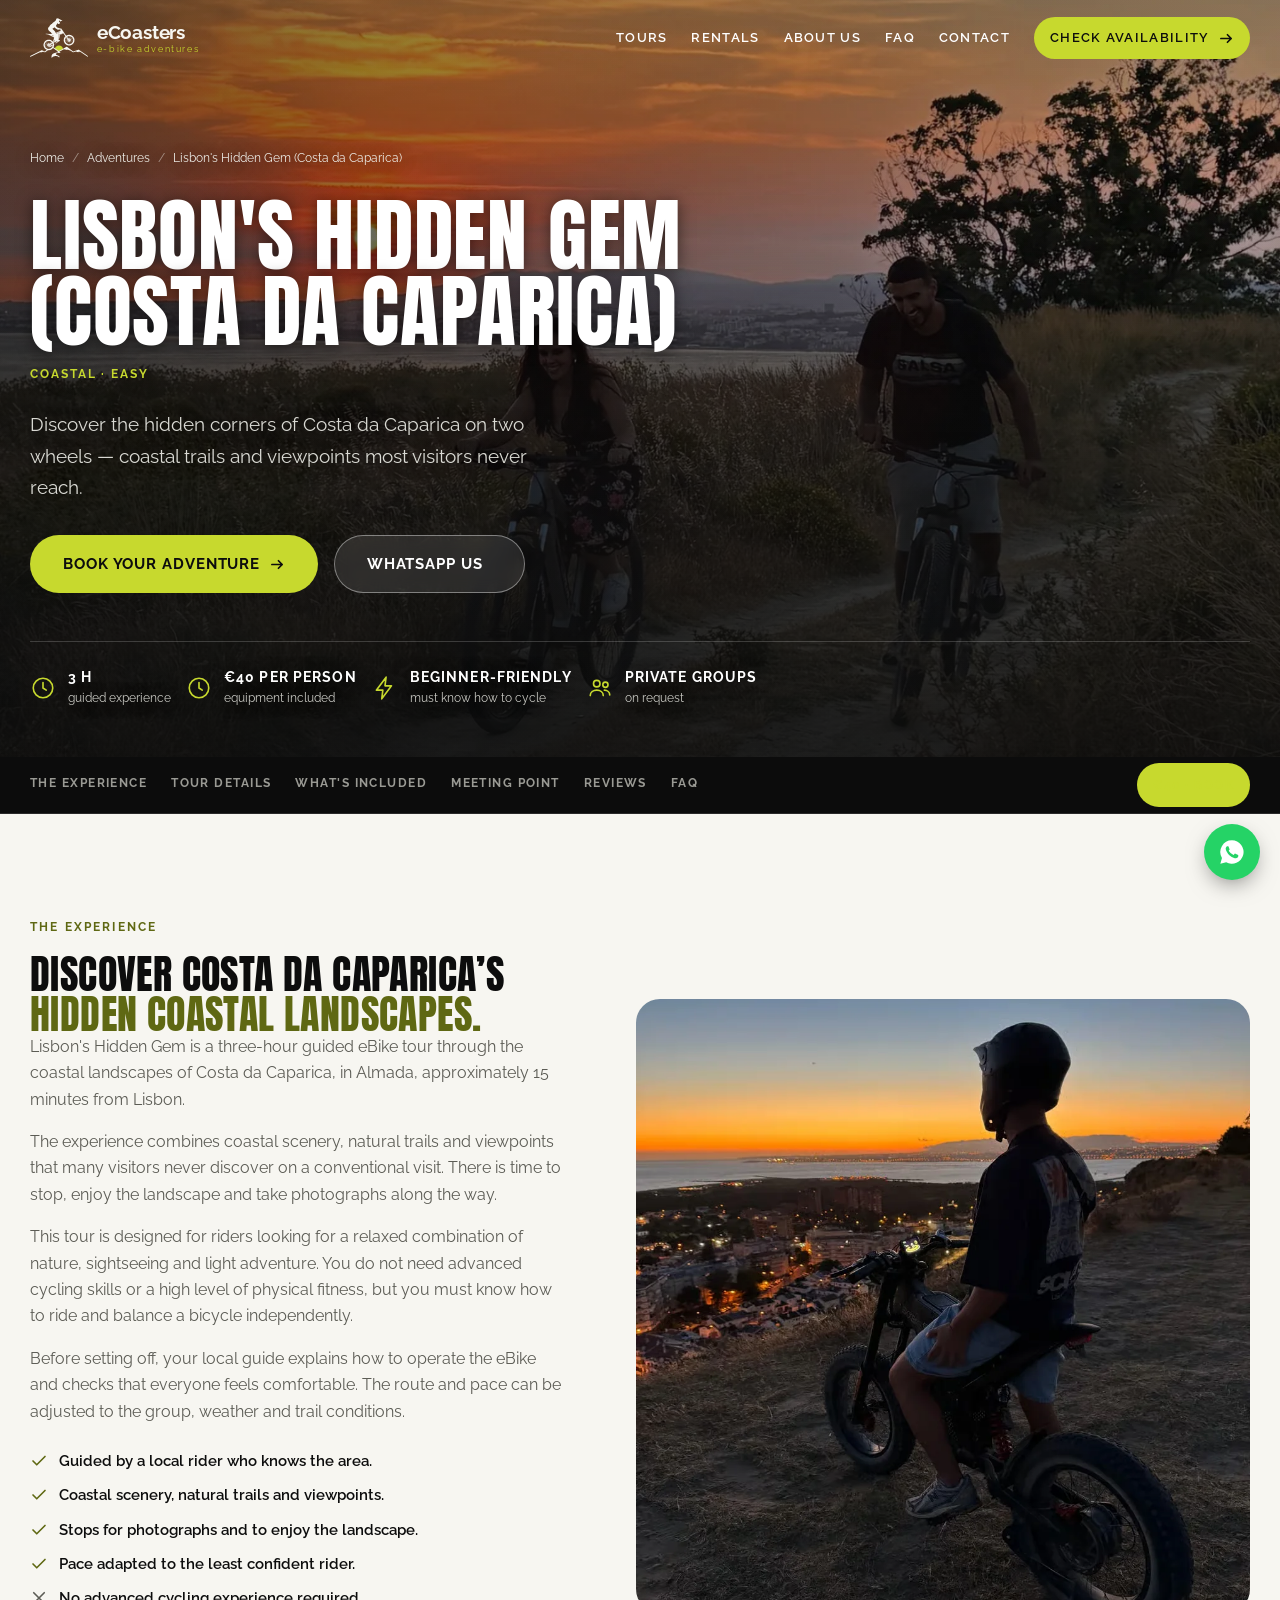
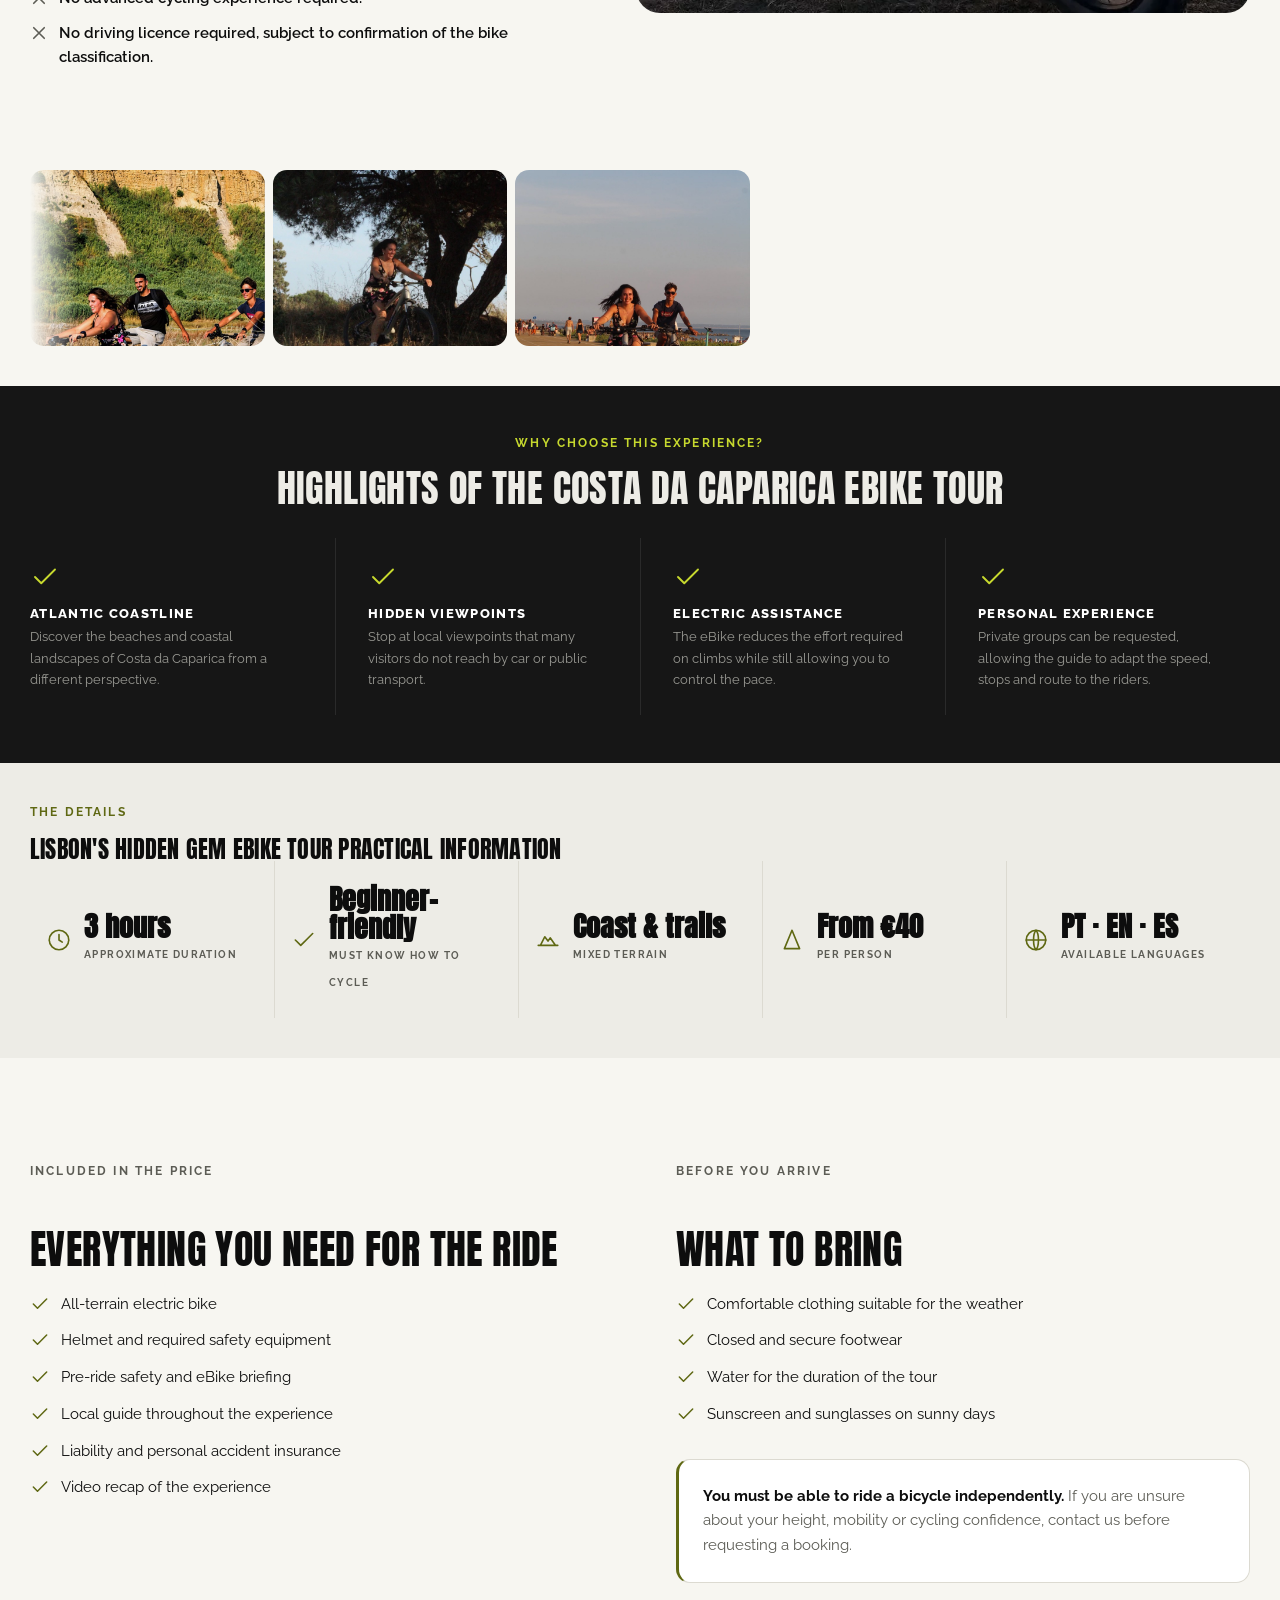
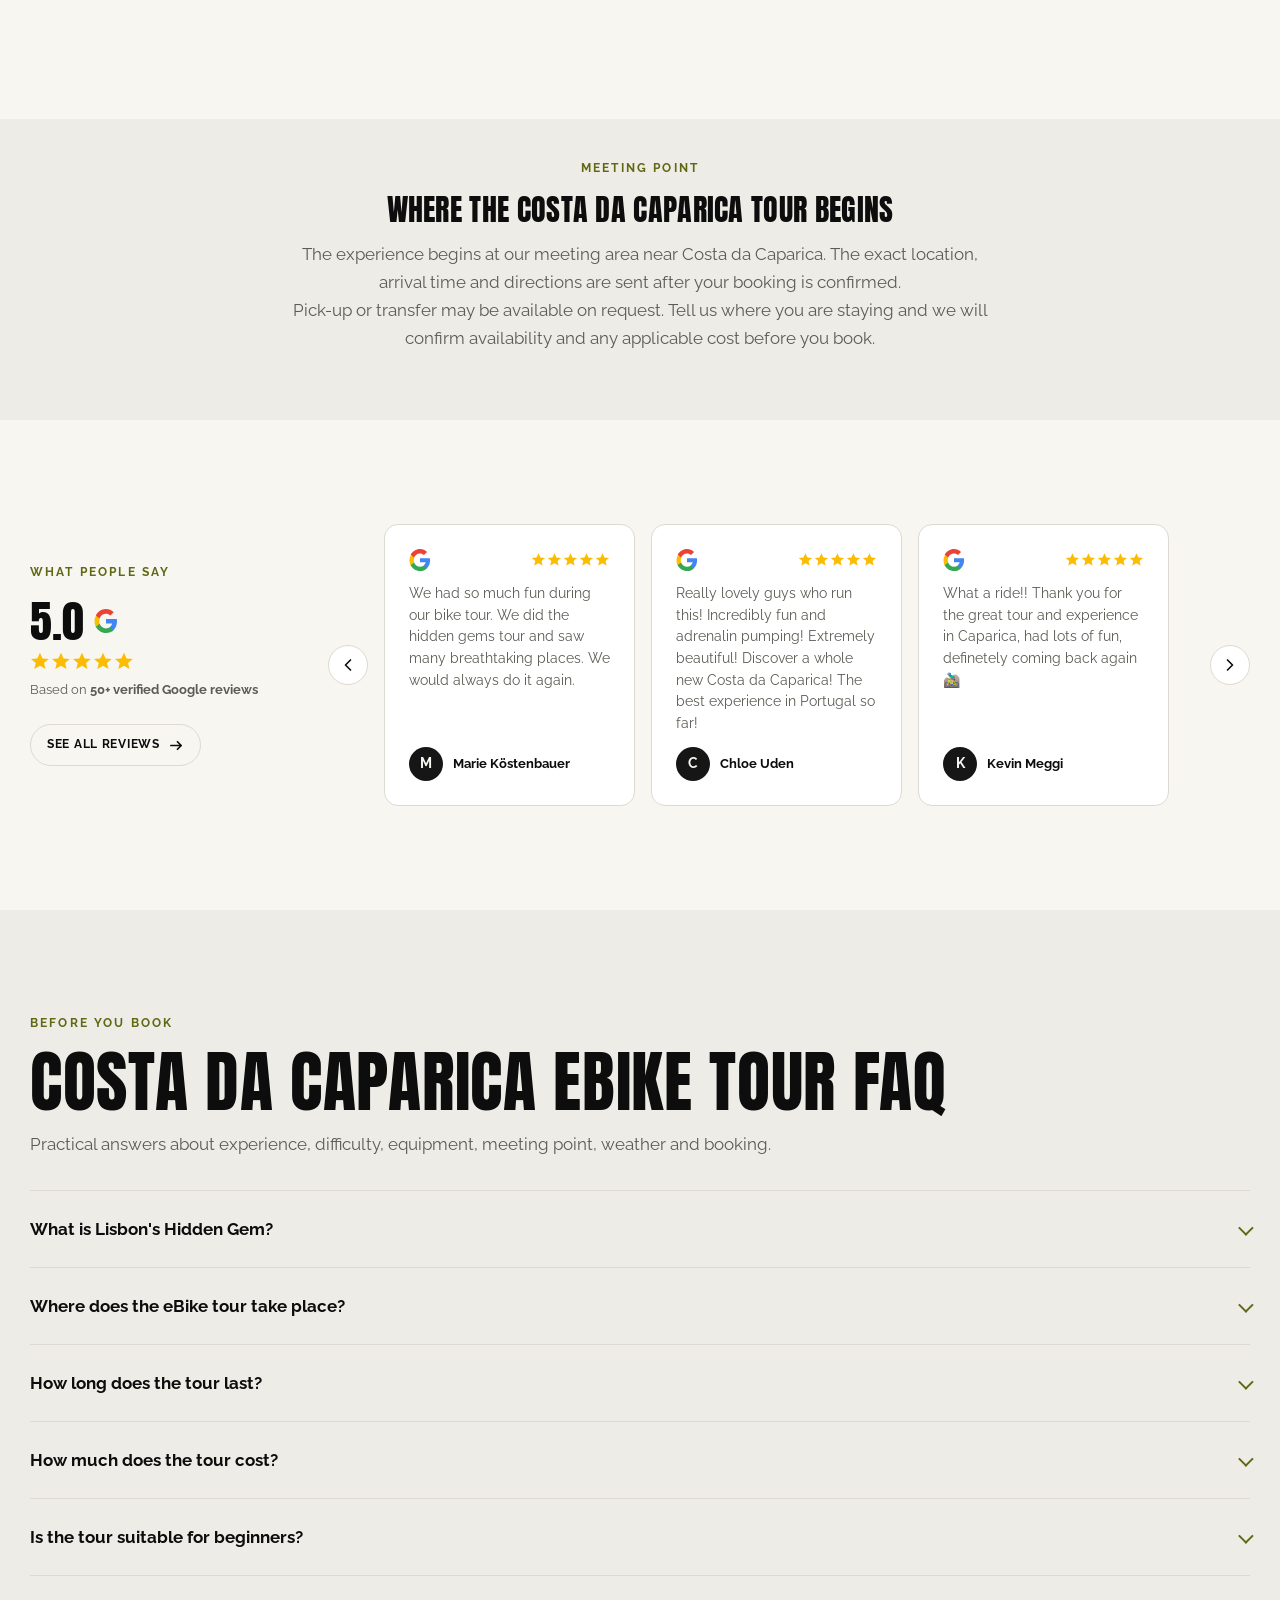
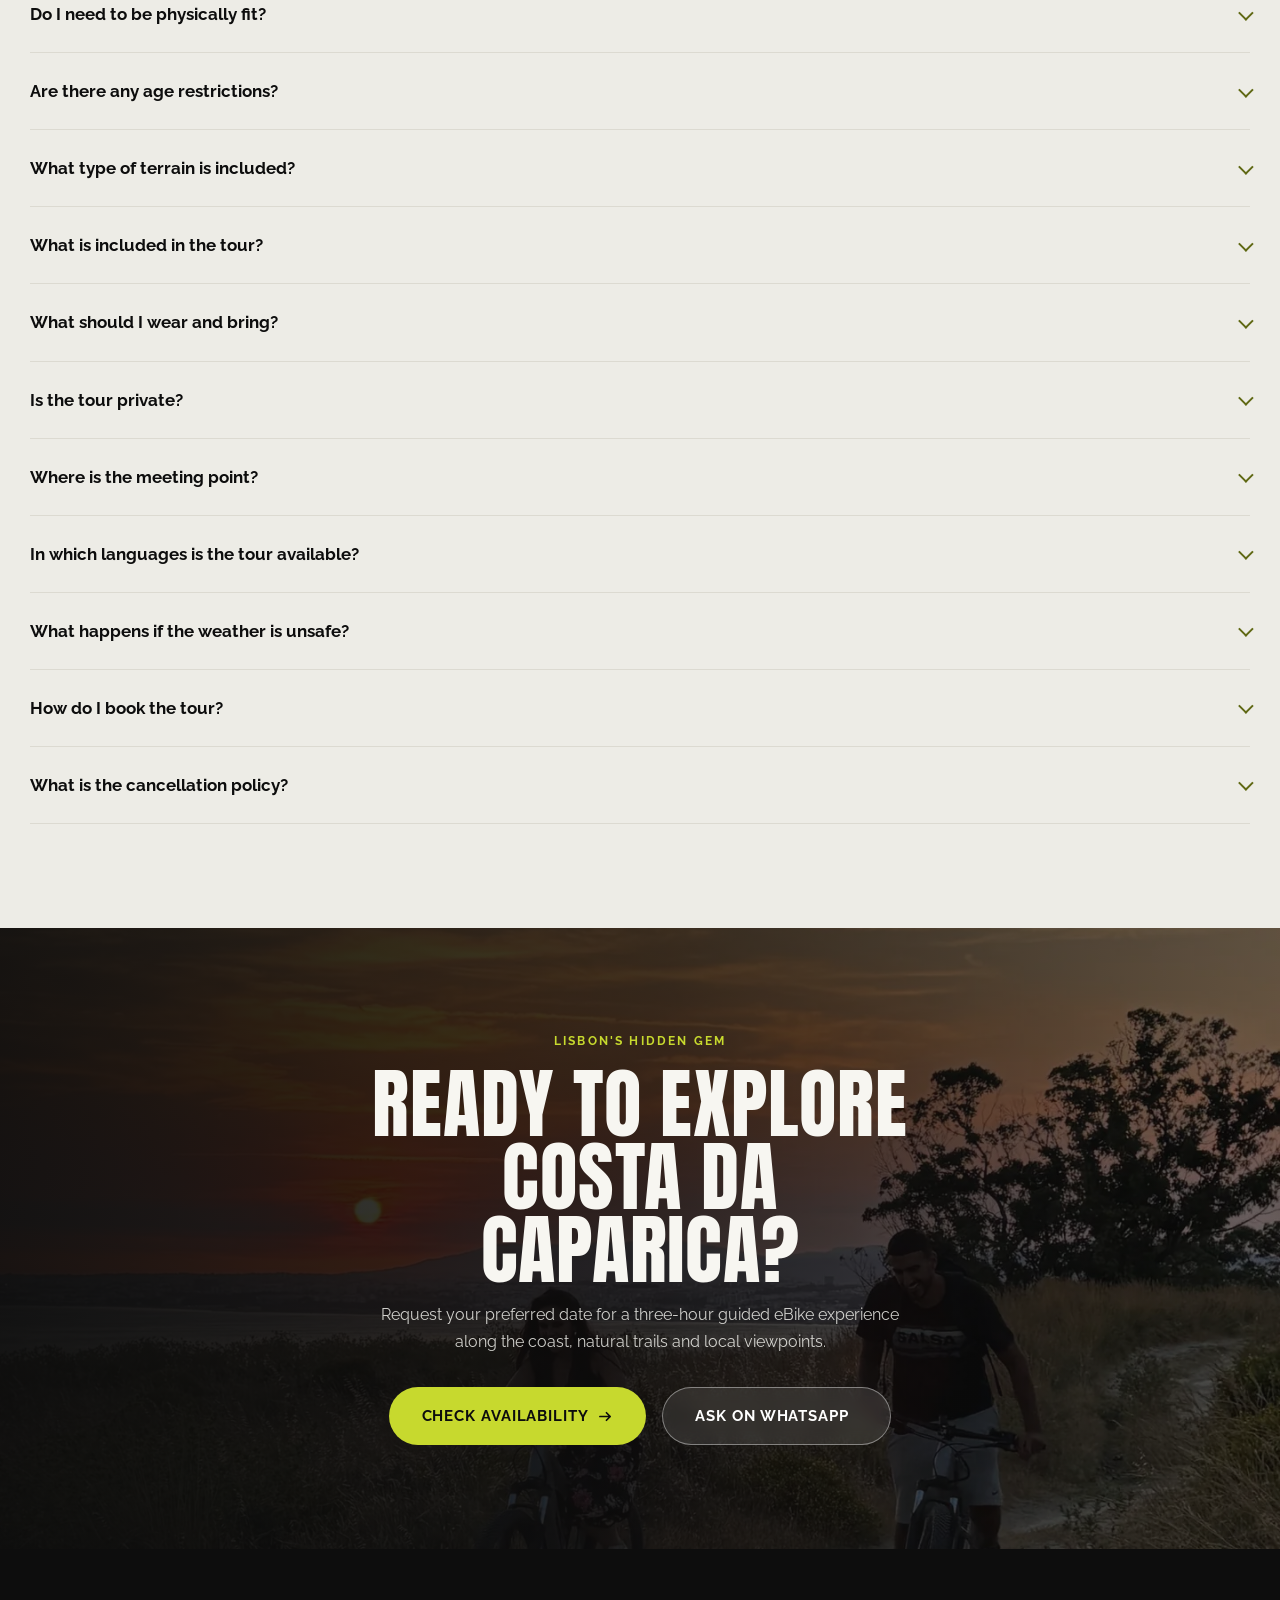
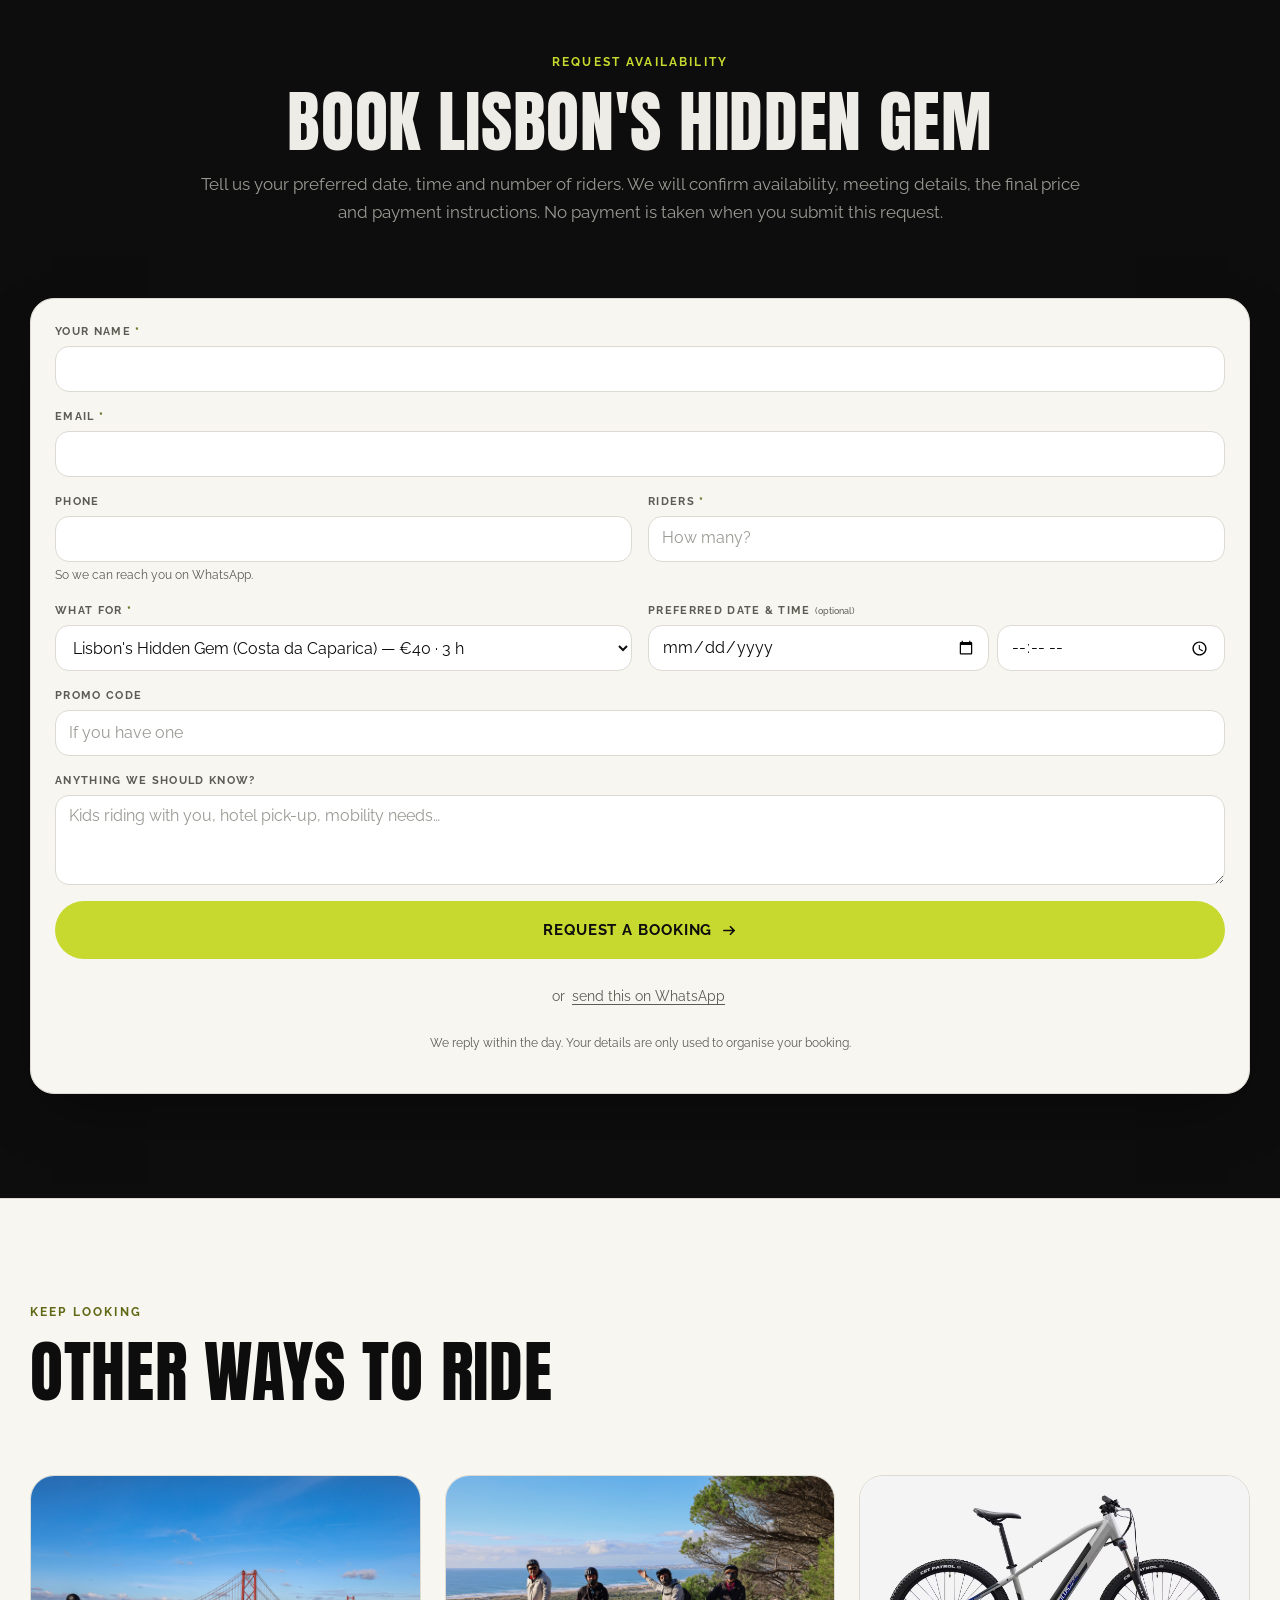
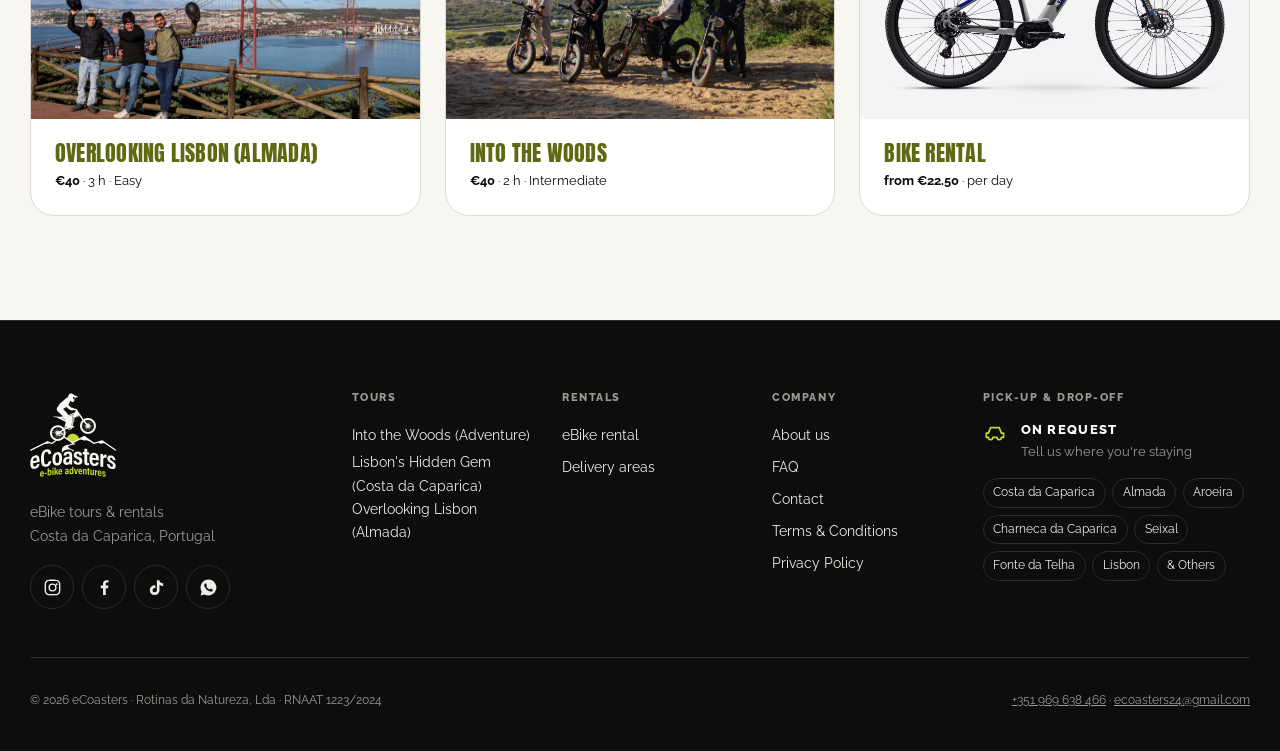
<file: lisbons-hidden-gem-ebike-tour/index.html>
<!doctype html>
<html lang="en">
<head>
<meta charset="utf-8">
<!-- Google Tag Manager -->
<script>(function(w,d,s,l,i){w[l]=w[l]||[];w[l].push({'gtm.start':
new Date().getTime(),event:'gtm.js'});var f=d.getElementsByTagName(s)[0],
j=d.createElement(s),dl=l!='dataLayer'?'&l='+l:'';j.async=true;j.src=
'https://www.googletagmanager.com/gtm.js?id='+i+dl;f.parentNode.insertBefore(j,f);
})(window,document,'script','dataLayer','GTM-5BCM5WX2');</script>
<!-- End Google Tag Manager -->
<meta name="viewport" content="width=device-width, initial-scale=1">
<title>Costa da Caparica eBike Tour | Lisbon’s Hidden Gem</title>
<meta name="description" content="Explore Costa da Caparica on a 3-hour guided eBike tour through coastal trails and viewpoints. €40 per person, helmet, guide and insurance included.">
<link rel="canonical" href="https://www.ecoasters.pt/lisbons-hidden-gem-ebike-tour/">
<meta name="robots" content="index, follow, max-image-preview:large">
<meta name="googlebot" content="index, follow">
<meta property="og:type" content="website">
<meta property="og:site_name" content="eCoasters">
<meta property="og:locale" content="en_GB">
<meta property="og:url" content="https://www.ecoasters.pt/lisbons-hidden-gem-ebike-tour/">
<meta property="og:title" content="Costa da Caparica eBike Tour | Lisbon’s Hidden Gem">
<meta property="og:description" content="Explore Costa da Caparica on a 3-hour guided eBike tour through coastal trails and viewpoints. €40 per person, helmet, guide and insurance included.">
<meta property="og:image" content="https://www.ecoasters.pt/assets/img/hidden-gem-hero.webp">
<meta property="og:image:alt" content="Riders taking part in a guided eBike tour in Costa da Caparica">

<meta name="twitter:card" content="summary_large_image">
<meta name="twitter:title" content="Costa da Caparica eBike Tour | Lisbon’s Hidden Gem">
<meta name="twitter:description" content="A 3-hour guided coastal eBike tour in Costa da Caparica. €40 per person with guide, helmet and insurance included.">
<meta name="twitter:image" content="https://www.ecoasters.pt/assets/img/hidden-gem-hero.webp">

<meta name="theme-color" content="#0D0D0D">
<link rel="icon" href="/assets/brand/mark-lime.svg" type="image/svg+xml">
<link rel="apple-touch-icon" href="/assets/brand/mark-lime.svg">

<link rel="preconnect" href="https://fonts.googleapis.com">
<link rel="preconnect" href="https://fonts.gstatic.com" crossorigin>
<link rel="stylesheet" href="https://fonts.googleapis.com/css2?family=Anton&family=Raleway:wght@400;500;600;700;800&display=swap">
<link rel="stylesheet" href="/assets/styles.css?v=95">
<link rel="manifest" href="/manifest.webmanifest">

<style>
  /* Lisbon's Hidden Gem: responsive photography */
  .phero__media--hidden-gem {
    --photo: url('/assets/img/hidden-gem-final-cta.webp');
    background-position: center 55%;
  }

  #ride .split__media img {
    width: 100%;
    height: 100%;
    object-fit: cover;
    object-position: center;
  }

  #gallery .hidden-gem-gallery {
    display: grid;
    grid-template-columns: repeat(4, minmax(0, 1fr));
    grid-auto-rows: clamp(240px, 25vw, 420px);
    gap: 1rem;
    width: 100%;
    max-width: 1600px;
    margin-inline: auto;
  }

  #gallery .hidden-gem-gallery__item {
    position: relative;
    min-width: 0;
    margin: 0;
    overflow: hidden;
    background: #171717;
  }

  #gallery .hidden-gem-gallery__item:first-child,
  #gallery .hidden-gem-gallery__item:last-child {
    grid-column: span 2;
  }

  #gallery .hidden-gem-gallery__item::after {
    content: '';
    position: absolute;
    inset: 50% 0 0;
    background: linear-gradient(to bottom, transparent, rgba(0, 0, 0, 0.7));
    pointer-events: none;
  }

  #gallery .hidden-gem-gallery__item img {
    display: block;
    width: 100%;
    height: 100%;
    object-fit: cover;
  }

  #gallery .hidden-gem-gallery__item figcaption {
    position: absolute;
    z-index: 1;
    right: 1rem;
    bottom: 0.875rem;
    left: 1rem;
    color: #fff;
    font-weight: 800;
    text-transform: uppercase;
  }

  .final--hidden-gem .final__media {
    --photo: url('/assets/img/hidden-gem-final-cta.webp');
    background-position: center 44%;
  }

  @media (max-width: 900px) {
    #gallery .hidden-gem-gallery { grid-template-columns: repeat(2, minmax(0, 1fr)); }
    #gallery .hidden-gem-gallery__item:first-child,
    #gallery .hidden-gem-gallery__item:last-child { grid-column: auto; }
  }

  @media (max-width: 700px) {
    .phero__media--hidden-gem {
      --photo: url('/assets/img/hidden-gem-final-cta.webp');
      background-position: center 50%;
    }

    #gallery .hidden-gem-gallery {
      grid-template-columns: 1fr;
      grid-auto-rows: min(118vw, 520px);
    }

    .final--hidden-gem .final__media { background-position: 62% center; }
  }
</style>

<script>
  document.documentElement.classList.add('js');
  setTimeout(function () {
    if (!window.__ecoastersReady) document.documentElement.classList.remove('js');
  }, 2500);
</script>

<script type="application/ld+json">
{
  "@context": "https://schema.org",
  "@graph": [
    {
      "@type": "LocalBusiness",
      "@id": "https://www.ecoasters.pt/#organization",
      "name": "eCoasters",
      "legalName": "Rotinas da Natureza, Lda",
      "url": "https://www.ecoasters.pt/",
      "description": "Guided electric bike tours and all-terrain eBike rentals in Costa da Caparica and Almada, approximately 15 minutes from Lisbon. Registered with Turismo de Portugal under RNAAT 1223/2024.",
      "slogan": "Ride more. Explore more. Feel everything.",
      "telephone": "+351969638466",
      "email": "ecoasters24@gmail.com",
      "logo": {
        "@type": "ImageObject",
        "@id": "https://www.ecoasters.pt/#logo",
        "url": "https://www.ecoasters.pt/assets/brand/logo-full-lime.svg",
        "contentUrl": "https://www.ecoasters.pt/assets/brand/logo-full-lime.svg",
        "caption": "eCoasters"
      },
      "image": {
        "@type": "ImageObject",
        "@id": "https://www.ecoasters.pt/#primaryimage",
        "url": "https://www.ecoasters.pt/assets/img/hidden-gem-hero.webp",
        "contentUrl": "https://www.ecoasters.pt/assets/img/hidden-gem-hero.webp",
        "caption": "Guided eBike tour in Costa da Caparica"
      },
      "address": {
        "@type": "PostalAddress",
        "addressLocality": "Costa da Caparica",
        "addressRegion": "Almada",
        "postalCode": "2825",
        "addressCountry": "PT"
      },
      "geo": {
        "@type": "GeoCoordinates",
        "latitude": 38.6446,
        "longitude": -9.2337
      },
      "areaServed": [
        {
          "@type": "City",
          "name": "Costa da Caparica"
        },
        {
          "@type": "AdministrativeArea",
          "name": "Almada"
        },
        {
          "@type": "Place",
          "name": "Aroeira"
        },
        {
          "@type": "Place",
          "name": "Charneca da Caparica"
        },
        {
          "@type": "Place",
          "name": "Fonte da Telha"
        },
        {
          "@type": "Place",
          "name": "Trafaria"
        },
        {
          "@type": "Place",
          "name": "Pragal"
        },
        {
          "@type": "AdministrativeArea",
          "name": "Seixal"
        },
        {
          "@type": "City",
          "name": "Lisbon"
        }
      ],
      "knowsLanguage": [
        {
          "@type": "Language",
          "name": "Portuguese",
          "alternateName": "pt"
        },
        {
          "@type": "Language",
          "name": "English",
          "alternateName": "en"
        },
        {
          "@type": "Language",
          "name": "Spanish",
          "alternateName": "es"
        }
      ],
      "priceRange": "€€",
      "currenciesAccepted": "EUR",
      "paymentAccepted": "Payment details provided after availability confirmation",
      "identifier": {
        "@type": "PropertyValue",
        "propertyID": "RNAAT",
        "value": "1223/2024"
      },
      "sameAs": [
        "https://www.instagram.com/ecoasters.tours",
        "https://www.facebook.com/people/ECoasters-Electric-Bike-Tours/61570017095799/",
        "https://www.tiktok.com/@ecoasters",
        "https://share.google/gUtsCcXPfASTYaQZ6"
      ],
      "aggregateRating": {
        "@type": "AggregateRating",
        "ratingValue": 5,
        "reviewCount": 50,
        "bestRating": 5,
        "worstRating": 1
      }
    },
    {
      "@type": "WebSite",
      "@id": "https://www.ecoasters.pt/#website",
      "url": "https://www.ecoasters.pt/",
      "name": "eCoasters",
      "description": "Guided eBike tours and electric bike rentals in Costa da Caparica and Almada.",
      "publisher": {
        "@id": "https://www.ecoasters.pt/#organization"
      },
      "inLanguage": "en-GB"
    },
    {
      "@type": [
        "WebPage",
        "FAQPage"
      ],
      "@id": "https://www.ecoasters.pt/lisbons-hidden-gem-ebike-tour/#webpage",
      "url": "https://www.ecoasters.pt/lisbons-hidden-gem-ebike-tour/",
      "name": "Costa da Caparica eBike Tour | Lisbon's Hidden Gem",
      "description": "Explore Costa da Caparica on a three-hour guided eBike tour through coastal landscapes, natural trails and local viewpoints. €40 per person, with eBike, helmet, guide and insurance included.",
      "isPartOf": {
        "@id": "https://www.ecoasters.pt/#website"
      },
      "about": {
        "@id": "https://www.ecoasters.pt/lisbons-hidden-gem-ebike-tour/#trip"
      },
      "mainEntity": [
        {
          "@id": "https://www.ecoasters.pt/lisbons-hidden-gem-ebike-tour/#trip"
        },
        {
          "@id": "https://www.ecoasters.pt/lisbons-hidden-gem-ebike-tour/#faq-1"
        },
        {
          "@id": "https://www.ecoasters.pt/lisbons-hidden-gem-ebike-tour/#faq-2"
        },
        {
          "@id": "https://www.ecoasters.pt/lisbons-hidden-gem-ebike-tour/#faq-3"
        },
        {
          "@id": "https://www.ecoasters.pt/lisbons-hidden-gem-ebike-tour/#faq-4"
        },
        {
          "@id": "https://www.ecoasters.pt/lisbons-hidden-gem-ebike-tour/#faq-5"
        },
        {
          "@id": "https://www.ecoasters.pt/lisbons-hidden-gem-ebike-tour/#faq-6"
        },
        {
          "@id": "https://www.ecoasters.pt/lisbons-hidden-gem-ebike-tour/#faq-7"
        },
        {
          "@id": "https://www.ecoasters.pt/lisbons-hidden-gem-ebike-tour/#faq-8"
        },
        {
          "@id": "https://www.ecoasters.pt/lisbons-hidden-gem-ebike-tour/#faq-9"
        },
        {
          "@id": "https://www.ecoasters.pt/lisbons-hidden-gem-ebike-tour/#faq-10"
        },
        {
          "@id": "https://www.ecoasters.pt/lisbons-hidden-gem-ebike-tour/#faq-11"
        },
        {
          "@id": "https://www.ecoasters.pt/lisbons-hidden-gem-ebike-tour/#faq-12"
        },
        {
          "@id": "https://www.ecoasters.pt/lisbons-hidden-gem-ebike-tour/#faq-13"
        }
      ],
      "primaryImageOfPage": {
        "@id": "https://www.ecoasters.pt/lisbons-hidden-gem-ebike-tour/#heroimage"
      },
      "breadcrumb": {
        "@id": "https://www.ecoasters.pt/lisbons-hidden-gem-ebike-tour/#breadcrumb"
      },
      "publisher": {
        "@id": "https://www.ecoasters.pt/#organization"
      },
      "inLanguage": "en-GB"
    },
    {
      "@type": "ImageObject",
      "@id": "https://www.ecoasters.pt/lisbons-hidden-gem-ebike-tour/#heroimage",
      "url": "https://www.ecoasters.pt/assets/img/hidden-gem-hero.webp",
      "contentUrl": "https://www.ecoasters.pt/assets/img/hidden-gem-hero.webp",
      "caption": "Riders taking part in a guided electric bike tour in Costa da Caparica",
      "representativeOfPage": true
    },
    {
      "@type": "TouristTrip",
      "@id": "https://www.ecoasters.pt/lisbons-hidden-gem-ebike-tour/#trip",
      "name": "Lisbon's Hidden Gem — Costa da Caparica eBike Tour",
      "alternateName": "Lisbon's Hidden Gem",
      "url": "https://www.ecoasters.pt/lisbons-hidden-gem-ebike-tour/",
      "description": "A three-hour guided electric bike tour through the coastal landscapes, natural trails and viewpoints of Costa da Caparica, in Almada, approximately 15 minutes from Lisbon. The experience costs €40 per person and includes an all-terrain eBike, helmet, safety briefing, local guide, liability and personal accident insurance and a video recap.",
      "image": [
        "https://www.ecoasters.pt/assets/img/hidden-gem-hero.webp",
        "https://www.ecoasters.pt/assets/img/hidden-gem-viewpoint.webp",
        "https://www.ecoasters.pt/assets/img/hidden-gem-group.webp"
      ],
      "provider": {
        "@id": "https://www.ecoasters.pt/#organization"
      },
      "touristType": [
        "Cycling tourism",
        "Nature tourism",
        "Coastal sightseeing",
        "Outdoor adventure",
        "Beginner-friendly activities",
        "Private-group experiences on request"
      ],
      "audience": {
        "@type": "TouristAudience",
        "audienceType": "Visitors looking for a guided, beginner-friendly outdoor eBike experience near Lisbon",
        "geographicArea": {
          "@type": "AdministrativeArea",
          "name": "Lisbon Metropolitan Area"
        }
      },
      "itinerary": {
        "@type": "Place",
        "@id": "https://www.ecoasters.pt/lisbons-hidden-gem-ebike-tour/#location",
        "name": "Costa da Caparica coastal area",
        "description": "Coastal landscapes, natural trails and viewpoints in and around Costa da Caparica. The route may change according to weather, trail conditions and the riders' experience.",
        "address": {
          "@type": "PostalAddress",
          "addressLocality": "Costa da Caparica",
          "addressRegion": "Almada",
          "addressCountry": "PT"
        },
        "geo": {
          "@type": "GeoCoordinates",
          "latitude": 38.6446,
          "longitude": -9.2337
        }
      },
      "offers": {
        "@type": "Offer",
        "@id": "https://www.ecoasters.pt/lisbons-hidden-gem-ebike-tour/#offer",
        "name": "Lisbon's Hidden Gem guided eBike tour",
        "description": "Three-hour guided eBike experience including an all-terrain electric bike, helmet, safety briefing, local guide, liability and personal accident insurance and a video recap.",
        "url": "https://www.ecoasters.pt/lisbons-hidden-gem-ebike-tour/#book",
        "price": 40,
        "priceCurrency": "EUR",
        "availability": "https://schema.org/LimitedAvailability",
        "eligibleQuantity": {
          "@type": "QuantitativeValue",
          "minValue": 1,
          "unitText": "person"
        },
        "seller": {
          "@id": "https://www.ecoasters.pt/#organization"
        },
        "areaServed": {
          "@type": "Place",
          "name": "Costa da Caparica, Almada, Portugal"
        }
      },
      "subjectOf": {
        "@id": "https://www.ecoasters.pt/lisbons-hidden-gem-ebike-tour/#webpage"
      }
    },
    {
      "@type": "BreadcrumbList",
      "@id": "https://www.ecoasters.pt/lisbons-hidden-gem-ebike-tour/#breadcrumb",
      "itemListElement": [
        {
          "@type": "ListItem",
          "position": 1,
          "name": "Home",
          "item": "https://www.ecoasters.pt/"
        },
        {
          "@type": "ListItem",
          "position": 2,
          "name": "eBike tours",
          "item": "https://www.ecoasters.pt/tours/"
        },
        {
          "@type": "ListItem",
          "position": 3,
          "name": "Lisbon's Hidden Gem",
          "item": "https://www.ecoasters.pt/lisbons-hidden-gem-ebike-tour/"
        }
      ]
    },
    {
      "@type": "Question",
      "@id": "https://www.ecoasters.pt/lisbons-hidden-gem-ebike-tour/#faq-1",
      "name": "What is Lisbon's Hidden Gem?",
      "acceptedAnswer": {
        "@type": "Answer",
        "text": "Lisbon's Hidden Gem is a three-hour guided electric bike tour through the coastal landscapes, natural trails and viewpoints of Costa da Caparica, in Almada. It is approximately 15 minutes from Lisbon and combines sightseeing, nature and light adventure."
      }
    },
    {
      "@type": "Question",
      "@id": "https://www.ecoasters.pt/lisbons-hidden-gem-ebike-tour/#faq-2",
      "name": "Where does the eBike tour take place?",
      "acceptedAnswer": {
        "@type": "Answer",
        "text": "The tour takes place in and around Costa da Caparica, on the south bank of the River Tagus. The precise route may change according to weather, trail conditions and the experience of the group."
      }
    },
    {
      "@type": "Question",
      "@id": "https://www.ecoasters.pt/lisbons-hidden-gem-ebike-tour/#faq-3",
      "name": "How long does the tour last?",
      "acceptedAnswer": {
        "@type": "Answer",
        "text": "The experience lasts approximately three hours, including the initial eBike and safety briefing, riding time and stops during the route."
      }
    },
    {
      "@type": "Question",
      "@id": "https://www.ecoasters.pt/lisbons-hidden-gem-ebike-tour/#faq-4",
      "name": "How much does the tour cost?",
      "acceptedAnswer": {
        "@type": "Answer",
        "text": "Lisbon's Hidden Gem costs €40 per person. The price includes the electric bike, helmet, guide, safety briefing, liability and personal accident insurance and a video recap of the experience."
      }
    },
    {
      "@type": "Question",
      "@id": "https://www.ecoasters.pt/lisbons-hidden-gem-ebike-tour/#faq-5",
      "name": "Is the tour suitable for beginners?",
      "acceptedAnswer": {
        "@type": "Answer",
        "text": "Yes. The tour is beginner-friendly and the electric assistance reduces the effort required, particularly on climbs. However, every participant must be able to ride and balance a bicycle independently."
      }
    },
    {
      "@type": "Question",
      "@id": "https://www.ecoasters.pt/lisbons-hidden-gem-ebike-tour/#faq-6",
      "name": "Do I need to be physically fit?",
      "acceptedAnswer": {
        "@type": "Answer",
        "text": "You do not need a high level of physical fitness. The eBike provides electric assistance and the guide adapts the pace to the group. Participants should still be comfortable cycling for approximately three hours with regular stops."
      }
    },
    {
      "@type": "Question",
      "@id": "https://www.ecoasters.pt/lisbons-hidden-gem-ebike-tour/#faq-7",
      "name": "What type of terrain is included?",
      "acceptedAnswer": {
        "@type": "Answer",
        "text": "The experience uses a mixture of paved areas and natural coastal trails. The exact route depends on weather and trail conditions. Contact eCoasters before booking if you have concerns about uneven surfaces or mobility."
      }
    },
    {
      "@type": "Question",
      "@id": "https://www.ecoasters.pt/lisbons-hidden-gem-ebike-tour/#faq-8",
      "name": "What is included in the tour?",
      "acceptedAnswer": {
        "@type": "Answer",
        "text": "The price includes an all-terrain eBike, helmet, safety equipment, pre-ride briefing, local guide, liability and personal accident insurance and a video recap of the experience."
      }
    },
    {
      "@type": "Question",
      "@id": "https://www.ecoasters.pt/lisbons-hidden-gem-ebike-tour/#faq-9",
      "name": "What should I wear and bring?",
      "acceptedAnswer": {
        "@type": "Answer",
        "text": "Wear comfortable clothing and closed footwear suitable for cycling. Bring water and, on sunny days, sunscreen and sunglasses. We recommend checking the weather forecast before arriving."
      }
    },
    {
      "@type": "Question",
      "@id": "https://www.ecoasters.pt/lisbons-hidden-gem-ebike-tour/#faq-10",
      "name": "Is the tour private?",
      "acceptedAnswer": {
        "@type": "Answer",
        "text": "Private groups are available on request, subject to availability. Contact eCoasters before booking so the team can confirm a private departure for your preferred date and number of riders."
      }
    },
    {
      "@type": "Question",
      "@id": "https://www.ecoasters.pt/lisbons-hidden-gem-ebike-tour/#faq-11",
      "name": "Where is the meeting point?",
      "acceptedAnswer": {
        "@type": "Answer",
        "text": "The meeting area is near Costa da Caparica. The exact location, directions and arrival time are provided after the booking is confirmed. Pick-up or transfer may also be available on request."
      }
    },
    {
      "@type": "Question",
      "@id": "https://www.ecoasters.pt/lisbons-hidden-gem-ebike-tour/#faq-12",
      "name": "In which languages is the tour available?",
      "acceptedAnswer": {
        "@type": "Answer",
        "text": "The guided experience is available in Portuguese, English and Spanish, subject to guide availability."
      }
    },
    {
      "@type": "Question",
      "@id": "https://www.ecoasters.pt/lisbons-hidden-gem-ebike-tour/#faq-13",
      "name": "What happens if the weather is unsafe?",
      "acceptedAnswer": {
        "@type": "Answer",
        "text": "If weather or trail conditions make the experience unsafe, eCoasters will contact participants to reschedule. If an alternative date cannot be arranged, the amount paid will be refunded according to the applicable booking conditions."
      }
    },
    {
      "@type": "Question",
      "@id": "https://www.ecoasters.pt/lisbons-hidden-gem-ebike-tour/#faq-14",
      "name": "Are there any age restrictions?",
      "acceptedAnswer": {
        "@type": "Answer",
        "text": "There are no age restrictions for this experience. The only possible limitation is height: riders must be tall enough to safely fit and control the bike. We also have children's bikes available to accommodate as many ages as possible, so families can ride together. If you are unsure whether a bike will suit a younger or shorter rider, contact eCoasters before booking."
      }
    }
  ]
}
</script>
</head>
<body>
<!-- Google Tag Manager (noscript) -->
<noscript><iframe src="https://www.googletagmanager.com/ns.html?id=GTM-5BCM5WX2"
height="0" width="0" style="display:none;visibility:hidden"></iframe></noscript>
<!-- End Google Tag Manager (noscript) -->
<a class="skip" href="#main">Skip to main content</a>

<header class="hdr" id="hdr">
  <div class="hdr__in">
    <a class="brand" href="/#top" aria-label="eCoasters — home">
      <img class="brand__mark" src="/assets/brand/mark-lime.svg" alt="" width="308" height="212" decoding="async">
      <span class="brand__txt">
        <span class="brand__word">eCoasters</span>
        <span class="brand__sub">e-bike adventures</span>
      </span>
    </a>
    <nav class="nav" id="nav" aria-label="Primary">
      <a href="/tours/">Tours</a>
      <a href="/electric-bike-rental/">Rentals</a>
      <a href="/#about">About us</a>
      <a href="/#faq">FAQ</a>
      <a href="/#contact">Contact</a>
      <a class="btn btn--lime btn--sm" href="/#book">Check Availability <svg class="ico-arr" viewBox="0 0 16 16" aria-hidden="true"><path d="M2 8h11M9 4l4 4-4 4"/></svg></a>
    </nav>
    <button class="burger" id="burger" aria-expanded="false" aria-controls="nav" aria-label="Open menu">
      <span></span><span></span><span></span>
    </button>
  </div>
</header>

<main id="main">

<!-- ── HERO ── -->
<section class="phero">
  <div class="phero__media phero__media--hidden-gem media" role="img"
       aria-label="Lisbon&#x27;s Hidden Gem (Costa da Caparica) — eBike tour in Costa da Caparica"></div>
  <div class="phero__scrim" aria-hidden="true"></div>
  <div class="phero__in wrap">
    <nav class="crumbs" aria-label="Breadcrumb">
      <a href="/">Home</a><span>/</span><a href="/tours/">Adventures</a><span>/</span>Lisbon's Hidden Gem (Costa da Caparica)
    </nav>
    <h1 class="phero__h">Lisbon's Hidden Gem (Costa da Caparica)</h1>
    <p class="phero__tag">Coastal · Easy</p>
    <p class="hero__p">Discover the hidden corners of Costa da Caparica on two wheels — coastal trails and viewpoints most visitors never reach.</p>
    <div class="hero__cta" style="margin-top:1.5rem">
      <a class="btn btn--lime btn--lg" href="#book">Book your adventure
        <svg class="ico-arr" viewBox="0 0 16 16" aria-hidden="true"><path d="M2 8h11M9 4l4 4-4 4"/></svg></a>
      <a class="btn btn--glass btn--lg" href="https://wa.me/351969638466">WhatsApp us <svg viewBox="0 0 24 24" aria-hidden="true"><path d="M12 2a10 10 0 0 0-8.6 15.1L2 22l5-1.3A10 10 0 1 0 12 2zm5.3 14.1c-.2.6-1.3 1.2-1.8 1.2-.5.1-1 .1-1.7-.1a11 11 0 0 1-6.4-5.6c-.5-.9-.8-1.8-.8-2.6 0-.9.5-1.4.7-1.6.2-.2.5-.3.7-.3h.5c.2 0 .4 0 .6.5l.8 2c.1.2 0 .4-.1.5l-.4.5c-.1.2-.3.3-.1.6a8 8 0 0 0 3.7 3.2c.3.1.5.1.6-.1l.7-.8c.2-.2.3-.2.6-.1l2 1c.3.1.4.2.5.3z"/></svg></a>
    </div>
    <ul class="hstrip">
      <li><svg viewBox="0 0 24 24" aria-hidden="true"><circle cx="12" cy="12" r="9"/><path d="M12 7v5l3 2"/></svg><span><b>3 h</b><span>guided experience</span></span></li>
      <li><svg viewBox="0 0 24 24" aria-hidden="true"><circle cx="12" cy="12" r="9"/><path d="M12 7v5l3 2"/></svg><span><b>€40 per person</b><span>equipment included</span></span></li>
      <li><svg viewBox="0 0 24 24" aria-hidden="true"><path d="M13 2 4 14h6l-1 8 9-12h-6z"/></svg><span><b>Beginner-friendly</b><span>must know how to cycle</span></span></li>
      <li><svg viewBox="0 0 24 24" aria-hidden="true"><circle cx="9" cy="8" r="3"/><circle cx="17" cy="9" r="2.4"/><path d="M3 19c0-3 2.7-5 6-5s6 2 6 5M16 14c2.8 0 5 1.8 5 4.4"/></svg><span><b>Private groups</b><span>on request</span></span></li>
      
    </ul>
  </div>
</section>

<nav class="subnav" id="subnav" aria-label="On this page">
  <div class="wrap subnav__in">
    <a href="#ride">The experience</a>
    <a href="#tour-details">Tour details</a>
    <a href="#included">What's included</a>
    <a href="#meeting-point">Meeting point</a>
    <a href="#reviews">Reviews</a>
    <a href="#faq">FAQ</a>
    <a class="btn btn--lime btn--sm subnav__cta" href="#book">€40 · Book</a>
  </div>
</nav>

<!-- ── light band: the pitch ── -->
<section class="sec sec--bone" id="ride">
  <div class="wrap split">

    <div class="reveal">
      <p class="eyebrow">The experience</p>

      <h2 class="split__h">
        Discover Costa da Caparica’s
        <em>hidden coastal landscapes.</em>
      </h2>

      <div class="prose">
        <p>
          Lisbon's Hidden Gem is a three-hour guided eBike tour through the
          coastal landscapes of Costa da Caparica, in Almada, approximately
          15 minutes from Lisbon.
        </p>

        <p>
          The experience combines coastal scenery, natural trails and
          viewpoints that many visitors never discover on a conventional
          visit. There is time to stop, enjoy the landscape and take
          photographs along the way.
        </p>

        <p>
          This tour is designed for riders looking for a relaxed combination
          of nature, sightseeing and light adventure. You do not need advanced
          cycling skills or a high level of physical fitness, but you must
          know how to ride and balance a bicycle independently.
        </p>

        <p>
          Before setting off, your local guide explains how to operate the
          eBike and checks that everyone feels comfortable. The route and pace
          can be adjusted to the group, weather and trail conditions.
        </p>
      </div>

      <ul class="marks">
        <li class="yes">
          <svg viewBox="0 0 24 24" aria-hidden="true"><path d="m4 12 5 5L20 6"/></svg>
          <span>Guided by a local rider who knows the area.</span>
        </li>

        <li class="yes">
          <svg viewBox="0 0 24 24" aria-hidden="true"><path d="m4 12 5 5L20 6"/></svg>
          <span>Coastal scenery, natural trails and viewpoints.</span>
        </li>

        <li class="yes">
          <svg viewBox="0 0 24 24" aria-hidden="true"><path d="m4 12 5 5L20 6"/></svg>
          <span>Stops for photographs and to enjoy the landscape.</span>
        </li>

        <li class="yes">
          <svg viewBox="0 0 24 24" aria-hidden="true"><path d="m4 12 5 5L20 6"/></svg>
          <span>Pace adapted to the least confident rider.</span>
        </li>

        <li class="no">
          <svg viewBox="0 0 24 24" aria-hidden="true"><path d="M5 5l14 14M19 5 5 19"/></svg>
          <span>No advanced cycling experience required.</span>
        </li>

        <li class="no">
          <svg viewBox="0 0 24 24" aria-hidden="true"><path d="M5 5l14 14M19 5 5 19"/></svg>
          <span>No driving licence required, subject to confirmation of the bike classification.</span>
        </li>
      </ul>
    </div>

    <div
      class="split__media reveal"
      style="--d:120ms; aspect-ratio:1/1"
    >
      <img
        src="/assets/img/hidden-gem-viewpoint.webp"
        width="975"
        height="1300"
        alt="Helmeted rider overlooking Costa da Caparica and the Atlantic coast at sunset during a guided eBike tour"
        loading="lazy"
        decoding="async"
      >
    </div>

  </div>
</section>

<!-- ── light band: gallery ── -->
<section class="sec sec--bone" style="padding-top:1rem;padding-bottom:2.5rem" id="gallery">
  <div class="wrap">
    <p class="eyebrow eyebrow--lime reveal">Adventure gallery</p>
    <div class="galrow reveal" style="--d:120ms" role="group" aria-label="Adventure gallery">
      <div class="galrow__track" style="animation-duration:81s">
        <a href="/assets/img/hg-g9.jpg"><img src="/assets/img/hg-g9.jpg" width="811" height="1200" alt="Three riders on eBikes on a trail below the fossil cliffs of Costa da Caparica" loading="lazy" decoding="async"></a>
        <a href="/assets/img/hg-g5.jpg"><img src="/assets/img/hg-g5.jpg" width="800" height="1200" alt="A smiling rider on an eBike under a large pine tree at golden hour near Costa da Caparica" loading="lazy" decoding="async"></a>
        <a href="/assets/img/hg-g6.jpg"><img src="/assets/img/hg-g6.jpg" width="800" height="1200" alt="A smiling couple riding eBikes along the Costa da Caparica seafront promenade beside the beach" loading="lazy" decoding="async"></a>
        <a href="/assets/img/hg-g7.jpg"><img src="/assets/img/hg-g7.jpg" width="1200" height="800" alt="Three happy riders with thumbs up beside their eBikes near the Costa da Caparica beach" loading="lazy" decoding="async"></a>
        <a href="/assets/img/hg-g8.jpg"><img src="/assets/img/hg-g8.jpg" width="800" height="1200" alt="A couple riding eBikes up a coastal path with the town and coastline of Costa da Caparica behind" loading="lazy" decoding="async"></a>
        <a href="/assets/img/hg-g1.jpg"><img src="/assets/img/hg-g1.jpg" width="675" height="1200" alt="Two riders pause on a seafront breakwater to watch the sunset over the ocean at Costa da Caparica" loading="lazy" decoding="async"></a>
        <a href="/assets/img/hg-g2.jpg"><img src="/assets/img/hg-g2.jpg" width="675" height="1200" alt="A rider on an eBike on the Costa da Caparica seafront looking out over the water at sunset" loading="lazy" decoding="async"></a>
        <a href="/assets/img/hg-g3.jpg"><img src="/assets/img/hg-g3.jpg" width="675" height="1200" alt="Three riders resting on their eBikes by the sea, watching an orange sunset at Costa da Caparica" loading="lazy" decoding="async"></a>
        <a href="/assets/img/hg-g4.jpg"><img src="/assets/img/hg-g4.jpg" width="675" height="1200" alt="A couple with an eBike on a grassy hilltop overlooking the bay and Costa da Caparica at sunset" loading="lazy" decoding="async"></a>
        <a aria-hidden="true" tabindex="-1" href="/assets/img/hg-g9.jpg"><img src="/assets/img/hg-g9.jpg" width="811" height="1200" alt="" loading="lazy" decoding="async"></a>
        <a aria-hidden="true" tabindex="-1" href="/assets/img/hg-g5.jpg"><img src="/assets/img/hg-g5.jpg" width="800" height="1200" alt="" loading="lazy" decoding="async"></a>
        <a aria-hidden="true" tabindex="-1" href="/assets/img/hg-g6.jpg"><img src="/assets/img/hg-g6.jpg" width="800" height="1200" alt="" loading="lazy" decoding="async"></a>
        <a aria-hidden="true" tabindex="-1" href="/assets/img/hg-g7.jpg"><img src="/assets/img/hg-g7.jpg" width="1200" height="800" alt="" loading="lazy" decoding="async"></a>
        <a aria-hidden="true" tabindex="-1" href="/assets/img/hg-g8.jpg"><img src="/assets/img/hg-g8.jpg" width="800" height="1200" alt="" loading="lazy" decoding="async"></a>
        <a aria-hidden="true" tabindex="-1" href="/assets/img/hg-g1.jpg"><img src="/assets/img/hg-g1.jpg" width="675" height="1200" alt="" loading="lazy" decoding="async"></a>
        <a aria-hidden="true" tabindex="-1" href="/assets/img/hg-g2.jpg"><img src="/assets/img/hg-g2.jpg" width="675" height="1200" alt="" loading="lazy" decoding="async"></a>
        <a aria-hidden="true" tabindex="-1" href="/assets/img/hg-g3.jpg"><img src="/assets/img/hg-g3.jpg" width="675" height="1200" alt="" loading="lazy" decoding="async"></a>
        <a aria-hidden="true" tabindex="-1" href="/assets/img/hg-g4.jpg"><img src="/assets/img/hg-g4.jpg" width="675" height="1200" alt="" loading="lazy" decoding="async"></a>
      </div>
    </div>
  </div>
</section>

<!-- ── dark band: highlights ── -->
<section class="sec sec--dark" style="padding-block:3rem">
  <div class="wrap">

    <header class="reveal" style="text-align:center;margin-bottom:2rem">
      <p class="eyebrow eyebrow--lime">Why choose this experience?</p>
      <h2 class="sec__h" style="font-size:clamp(1.5rem,3vw,2.4rem)">
        Highlights of the Costa da Caparica eBike tour
      </h2>
    </header>

    <div class="hl">

      <div class="hl__i reveal" style="--d:0ms">
        <svg viewBox="0 0 24 24" aria-hidden="true"><path d="m4 12 5 5L20 6"/></svg>
        <h3>Atlantic coastline</h3>
        <p>
          Discover the beaches and coastal landscapes of Costa da Caparica
          from a different perspective.
        </p>
      </div>

      <div class="hl__i reveal" style="--d:70ms">
        <svg viewBox="0 0 24 24" aria-hidden="true"><path d="m4 12 5 5L20 6"/></svg>
        <h3>Hidden viewpoints</h3>
        <p>
          Stop at local viewpoints that many visitors do not reach by car
          or public transport.
        </p>
      </div>

      <div class="hl__i reveal" style="--d:140ms">
        <svg viewBox="0 0 24 24" aria-hidden="true"><path d="m4 12 5 5L20 6"/></svg>
        <h3>Electric assistance</h3>
        <p>
          The eBike reduces the effort required on climbs while still
          allowing you to control the pace.
        </p>
      </div>

      <div class="hl__i reveal" style="--d:210ms">
        <svg viewBox="0 0 24 24" aria-hidden="true"><path d="m4 12 5 5L20 6"/></svg>
        <h3>Personal experience</h3>
        <p>
          Private groups can be requested, allowing the guide to adapt the
          speed, stops and route to the riders.
        </p>
      </div>

    </div>
  </div>
</section>

<!-- ── light band: the details ── -->
<section class="sec sec--sand" id="tour-details" style="padding-block:2.5rem">
  <div class="wrap">
    <p class="eyebrow reveal">The details</p>

    <h2 class="sr-only">
      Lisbon's Hidden Gem eBike tour practical information
    </h2>

    <div class="stats reveal">

      <div class="stats__i">
        <span><svg viewBox="0 0 24 24" aria-hidden="true"><circle cx="12" cy="12" r="9"/><path d="M12 7v5l3 2"/></svg></span>
        <span>
          <b class="stats__n">3 hours</b>
          <span class="stats__l">Approximate duration</span>
        </span>
      </div>

      <div class="stats__i">
        <span><svg viewBox="0 0 24 24" aria-hidden="true"><path d="m4 12 5 5L20 6"/></svg></span>
        <span>
          <b class="stats__n">Beginner-friendly</b>
          <span class="stats__l">Must know how to cycle</span>
        </span>
      </div>

      <div class="stats__i">
        <span><svg viewBox="0 0 24 24" aria-hidden="true"><path d="M3 17h18M5 17l4-8 3 4 2-3 5 7"/></svg></span>
        <span>
          <b class="stats__n">Coast &amp; trails</b>
          <span class="stats__l">Mixed terrain</span>
        </span>
      </div>

      <div class="stats__i">
        <span><svg viewBox="0 0 24 24" aria-hidden="true"><path d="M12 3 5 20h14z"/></svg></span>
        <span>
          <b class="stats__n">From €40</b>
          <span class="stats__l">Per person</span>
        </span>
      </div>

      <div class="stats__i">
        <span><svg viewBox="0 0 24 24" aria-hidden="true"><circle cx="12" cy="12" r="9"/><path d="M3 12h18M12 3c3 3 3 15 0 18M12 3c-3 3-3 15 0 18"/></svg></span>
        <span>
          <b class="stats__n">PT · EN · ES</b>
          <span class="stats__l">Available languages</span>
        </span>
      </div>

    </div>
  </div>
</section>

<!-- ── light band: included + transfers ── -->
<section class="sec sec--bone" id="included">
  <div class="wrap incl2">

    <div class="prose reveal">
      <p class="eyebrow">Included in the price</p>
      <h2>Everything you need for the ride</h2>

      <ul class="ticks">
        <li>
          <svg viewBox="0 0 24 24" aria-hidden="true"><path d="m4 12 5 5L20 6"/></svg>
          <span>All-terrain electric bike</span>
        </li>

        <li>
          <svg viewBox="0 0 24 24" aria-hidden="true"><path d="m4 12 5 5L20 6"/></svg>
          <span>Helmet and required safety equipment</span>
        </li>

        <li>
          <svg viewBox="0 0 24 24" aria-hidden="true"><path d="m4 12 5 5L20 6"/></svg>
          <span>Pre-ride safety and eBike briefing</span>
        </li>

        <li>
          <svg viewBox="0 0 24 24" aria-hidden="true"><path d="m4 12 5 5L20 6"/></svg>
          <span>Local guide throughout the experience</span>
        </li>

        <li>
          <svg viewBox="0 0 24 24" aria-hidden="true"><path d="m4 12 5 5L20 6"/></svg>
          <span>Liability and personal accident insurance</span>
        </li>

        <li>
          <svg viewBox="0 0 24 24" aria-hidden="true"><path d="m4 12 5 5L20 6"/></svg>
          <span>Video recap of the experience</span>
        </li>
      </ul>
    </div>

    <div class="prose reveal" style="--d:120ms">
      <p class="eyebrow">Before you arrive</p>
      <h2>What to bring</h2>

      <ul class="ticks">
        <li>
          <svg viewBox="0 0 24 24" aria-hidden="true"><path d="m4 12 5 5L20 6"/></svg>
          <span>Comfortable clothing suitable for the weather</span>
        </li>

        <li>
          <svg viewBox="0 0 24 24" aria-hidden="true"><path d="m4 12 5 5L20 6"/></svg>
          <span>Closed and secure footwear</span>
        </li>

        <li>
          <svg viewBox="0 0 24 24" aria-hidden="true"><path d="m4 12 5 5L20 6"/></svg>
          <span>Water for the duration of the tour</span>
        </li>

        <li>
          <svg viewBox="0 0 24 24" aria-hidden="true"><path d="m4 12 5 5L20 6"/></svg>
          <span>Sunscreen and sunglasses on sunny days</span>
        </li>
      </ul>

      <div class="note">
        <strong>You must be able to ride a bicycle independently.</strong>
        If you are unsure about your height, mobility or cycling confidence,
        contact us before requesting a booking.
      </div>
    </div>

  </div>
</section>

<!-- ── light band: our meeting point ── -->
<section
  class="sec sec--sand"
  id="meeting-point"
  style="padding-block:2.5rem"
>
  <div class="wrap">

    <header
      class="reveal"
      style="text-align:center;max-width:720px;margin:0 auto 1.75rem"
    >
      <p class="eyebrow">Meeting point</p>

      <h2 class="sec__h" style="font-size:clamp(1.35rem,2.6vw,1.9rem)">
        Where the Costa da Caparica tour begins
      </h2>

      <p class="sec__lede" style="margin-inline:auto">
        The experience begins at our meeting area near Costa da Caparica.
        The exact location, arrival time and directions are sent after your
        booking is confirmed.
      </p>

      <p class="sec__lede" style="margin-inline:auto">
        Pick-up or transfer may be available on request. Tell us where you
        are staying and we will confirm availability and any applicable cost
        before you book.
      </p>
    </header>

    <!-- manter o slider existente -->
  </div>
</section>

<!-- ══ REVIEWS ══ -->
<section class="sec sec--bone" id="reviews">
  <div class="wrap rev2 reveal">
    <div class="rev2__sum">
      <p class="eyebrow">What people say</p>
      <div class="rev2__score">
        <span class="rev2__n num">5.0</span>
        <svg class="glogo" viewBox="0 0 24 24" aria-hidden="true" style="width:24px;height:24px"><path fill="#4285F4" d="M23 12.3c0-.8-.1-1.6-.2-2.3H12v4.5h6.2a5.3 5.3 0 0 1-2.3 3.5v2.9h3.7C21.8 18.9 23 15.9 23 12.3z"/><path fill="#34A853" d="M12 24c3.1 0 5.7-1 7.6-2.8l-3.7-2.9c-1 .7-2.3 1.1-3.9 1.1-3 0-5.5-2-6.4-4.7H1.8v3C3.7 21.4 7.5 24 12 24z"/><path fill="#FBBC05" d="M5.6 14.7a7.2 7.2 0 0 1 0-4.6v-3H1.8a12 12 0 0 0 0 10.6z"/><path fill="#EA4335" d="M12 4.8c1.7 0 3.2.6 4.4 1.7l3.3-3.3C17.7 1.2 15.1 0 12 0 7.5 0 3.7 2.6 1.8 6.4l3.8 3c.9-2.7 3.4-4.6 6.4-4.6z"/></svg>
      </div>
      <div class="gstars gstars--lg" role="img" aria-label="Rated 5.0 out of 5"><svg viewBox="0 0 24 24" aria-hidden="true"><path d="m12 2 3 6.9 7.5.6-5.7 4.9 1.8 7.3L12 17.8 5.1 21.7l1.8-7.3L1.2 9.5l7.5-.6z"/></svg><svg viewBox="0 0 24 24" aria-hidden="true"><path d="m12 2 3 6.9 7.5.6-5.7 4.9 1.8 7.3L12 17.8 5.1 21.7l1.8-7.3L1.2 9.5l7.5-.6z"/></svg><svg viewBox="0 0 24 24" aria-hidden="true"><path d="m12 2 3 6.9 7.5.6-5.7 4.9 1.8 7.3L12 17.8 5.1 21.7l1.8-7.3L1.2 9.5l7.5-.6z"/></svg><svg viewBox="0 0 24 24" aria-hidden="true"><path d="m12 2 3 6.9 7.5.6-5.7 4.9 1.8 7.3L12 17.8 5.1 21.7l1.8-7.3L1.2 9.5l7.5-.6z"/></svg><svg viewBox="0 0 24 24" aria-hidden="true"><path d="m12 2 3 6.9 7.5.6-5.7 4.9 1.8 7.3L12 17.8 5.1 21.7l1.8-7.3L1.2 9.5l7.5-.6z"/></svg></div>
      <p class="rev2__cap">Based on <strong>50+ verified Google reviews</strong></p>
      <a class="btn btn--wire btn--sm" href="https://share.google/gUtsCcXPfASTYaQZ6" target="_blank" rel="noopener">See all reviews
        <svg class="ico-arr" viewBox="0 0 16 16" aria-hidden="true"><path d="M2 8h11M9 4l4 4-4 4"/></svg></a>
    </div>
    <div class="rev2__cars">
      <button class="rev2__arrow" type="button" data-dir="-1" aria-label="Previous reviews">
        <svg viewBox="0 0 24 24" aria-hidden="true"><path d="M15 6l-6 6 6 6" fill="none" stroke="currentColor" stroke-width="2" stroke-linecap="round" stroke-linejoin="round"/></svg>
      </button>
      <div class="rev2__track" id="revTrack">
<figure class="gcard">
            <div class="gcard__top">
              <svg class="gcard__g" viewBox="0 0 24 24" aria-label="Google" role="img"><path fill="#4285F4" d="M23 12.3c0-.8-.1-1.6-.2-2.3H12v4.5h6.2a5.3 5.3 0 0 1-2.3 3.5v2.9h3.7C21.8 18.9 23 15.9 23 12.3z"/><path fill="#34A853" d="M12 24c3.1 0 5.7-1 7.6-2.8l-3.7-2.9c-1 .7-2.3 1.1-3.9 1.1-3 0-5.5-2-6.4-4.7H1.8v3C3.7 21.4 7.5 24 12 24z"/><path fill="#FBBC05" d="M5.6 14.7a7.2 7.2 0 0 1 0-4.6v-3H1.8a12 12 0 0 0 0 10.6z"/><path fill="#EA4335" d="M12 4.8c1.7 0 3.2.6 4.4 1.7l3.3-3.3C17.7 1.2 15.1 0 12 0 7.5 0 3.7 2.6 1.8 6.4l3.8 3c.9-2.7 3.4-4.6 6.4-4.6z"/></svg>
              <span class="gstars" role="img" aria-label="5 out of 5"><svg viewBox="0 0 24 24" aria-hidden="true"><path d="m12 2 3 6.9 7.5.6-5.7 4.9 1.8 7.3L12 17.8 5.1 21.7l1.8-7.3L1.2 9.5l7.5-.6z"/></svg><svg viewBox="0 0 24 24" aria-hidden="true"><path d="m12 2 3 6.9 7.5.6-5.7 4.9 1.8 7.3L12 17.8 5.1 21.7l1.8-7.3L1.2 9.5l7.5-.6z"/></svg><svg viewBox="0 0 24 24" aria-hidden="true"><path d="m12 2 3 6.9 7.5.6-5.7 4.9 1.8 7.3L12 17.8 5.1 21.7l1.8-7.3L1.2 9.5l7.5-.6z"/></svg><svg viewBox="0 0 24 24" aria-hidden="true"><path d="m12 2 3 6.9 7.5.6-5.7 4.9 1.8 7.3L12 17.8 5.1 21.7l1.8-7.3L1.2 9.5l7.5-.6z"/></svg><svg viewBox="0 0 24 24" aria-hidden="true"><path d="m12 2 3 6.9 7.5.6-5.7 4.9 1.8 7.3L12 17.8 5.1 21.7l1.8-7.3L1.2 9.5l7.5-.6z"/></svg></span>
            </div>
            <blockquote class="gcard__q">We had so much fun during our bike tour. We did the hidden gems tour and saw many breathtaking places. We would always do it again.</blockquote>
            <figcaption class="gcard__who"><span class="gcard__ava" aria-hidden="true">M</span><span class="gcard__name">Marie Köstenbauer</span></figcaption>
          </figure>
          <figure class="gcard">
            <div class="gcard__top">
              <svg class="gcard__g" viewBox="0 0 24 24" aria-label="Google" role="img"><path fill="#4285F4" d="M23 12.3c0-.8-.1-1.6-.2-2.3H12v4.5h6.2a5.3 5.3 0 0 1-2.3 3.5v2.9h3.7C21.8 18.9 23 15.9 23 12.3z"/><path fill="#34A853" d="M12 24c3.1 0 5.7-1 7.6-2.8l-3.7-2.9c-1 .7-2.3 1.1-3.9 1.1-3 0-5.5-2-6.4-4.7H1.8v3C3.7 21.4 7.5 24 12 24z"/><path fill="#FBBC05" d="M5.6 14.7a7.2 7.2 0 0 1 0-4.6v-3H1.8a12 12 0 0 0 0 10.6z"/><path fill="#EA4335" d="M12 4.8c1.7 0 3.2.6 4.4 1.7l3.3-3.3C17.7 1.2 15.1 0 12 0 7.5 0 3.7 2.6 1.8 6.4l3.8 3c.9-2.7 3.4-4.6 6.4-4.6z"/></svg>
              <span class="gstars" role="img" aria-label="5 out of 5"><svg viewBox="0 0 24 24" aria-hidden="true"><path d="m12 2 3 6.9 7.5.6-5.7 4.9 1.8 7.3L12 17.8 5.1 21.7l1.8-7.3L1.2 9.5l7.5-.6z"/></svg><svg viewBox="0 0 24 24" aria-hidden="true"><path d="m12 2 3 6.9 7.5.6-5.7 4.9 1.8 7.3L12 17.8 5.1 21.7l1.8-7.3L1.2 9.5l7.5-.6z"/></svg><svg viewBox="0 0 24 24" aria-hidden="true"><path d="m12 2 3 6.9 7.5.6-5.7 4.9 1.8 7.3L12 17.8 5.1 21.7l1.8-7.3L1.2 9.5l7.5-.6z"/></svg><svg viewBox="0 0 24 24" aria-hidden="true"><path d="m12 2 3 6.9 7.5.6-5.7 4.9 1.8 7.3L12 17.8 5.1 21.7l1.8-7.3L1.2 9.5l7.5-.6z"/></svg><svg viewBox="0 0 24 24" aria-hidden="true"><path d="m12 2 3 6.9 7.5.6-5.7 4.9 1.8 7.3L12 17.8 5.1 21.7l1.8-7.3L1.2 9.5l7.5-.6z"/></svg></span>
            </div>
            <blockquote class="gcard__q">Really lovely guys who run this! Incredibly fun and adrenalin pumping! Extremely beautiful! Discover a whole new Costa da Caparica! The best experience in Portugal so far!</blockquote>
            <figcaption class="gcard__who"><span class="gcard__ava" aria-hidden="true">C</span><span class="gcard__name">Chloe Uden</span></figcaption>
          </figure>
          <figure class="gcard">
            <div class="gcard__top">
              <svg class="gcard__g" viewBox="0 0 24 24" aria-label="Google" role="img"><path fill="#4285F4" d="M23 12.3c0-.8-.1-1.6-.2-2.3H12v4.5h6.2a5.3 5.3 0 0 1-2.3 3.5v2.9h3.7C21.8 18.9 23 15.9 23 12.3z"/><path fill="#34A853" d="M12 24c3.1 0 5.7-1 7.6-2.8l-3.7-2.9c-1 .7-2.3 1.1-3.9 1.1-3 0-5.5-2-6.4-4.7H1.8v3C3.7 21.4 7.5 24 12 24z"/><path fill="#FBBC05" d="M5.6 14.7a7.2 7.2 0 0 1 0-4.6v-3H1.8a12 12 0 0 0 0 10.6z"/><path fill="#EA4335" d="M12 4.8c1.7 0 3.2.6 4.4 1.7l3.3-3.3C17.7 1.2 15.1 0 12 0 7.5 0 3.7 2.6 1.8 6.4l3.8 3c.9-2.7 3.4-4.6 6.4-4.6z"/></svg>
              <span class="gstars" role="img" aria-label="5 out of 5"><svg viewBox="0 0 24 24" aria-hidden="true"><path d="m12 2 3 6.9 7.5.6-5.7 4.9 1.8 7.3L12 17.8 5.1 21.7l1.8-7.3L1.2 9.5l7.5-.6z"/></svg><svg viewBox="0 0 24 24" aria-hidden="true"><path d="m12 2 3 6.9 7.5.6-5.7 4.9 1.8 7.3L12 17.8 5.1 21.7l1.8-7.3L1.2 9.5l7.5-.6z"/></svg><svg viewBox="0 0 24 24" aria-hidden="true"><path d="m12 2 3 6.9 7.5.6-5.7 4.9 1.8 7.3L12 17.8 5.1 21.7l1.8-7.3L1.2 9.5l7.5-.6z"/></svg><svg viewBox="0 0 24 24" aria-hidden="true"><path d="m12 2 3 6.9 7.5.6-5.7 4.9 1.8 7.3L12 17.8 5.1 21.7l1.8-7.3L1.2 9.5l7.5-.6z"/></svg><svg viewBox="0 0 24 24" aria-hidden="true"><path d="m12 2 3 6.9 7.5.6-5.7 4.9 1.8 7.3L12 17.8 5.1 21.7l1.8-7.3L1.2 9.5l7.5-.6z"/></svg></span>
            </div>
            <blockquote class="gcard__q">What a ride!! Thank you for the great tour and experience in Caparica, had lots of fun, definetely coming back again🚵🏼‍♂️</blockquote>
            <figcaption class="gcard__who"><span class="gcard__ava" aria-hidden="true">K</span><span class="gcard__name">Kevin Meggi</span></figcaption>
          </figure>
      </div>
      <button class="rev2__arrow" type="button" data-dir="1" aria-label="Next reviews">
        <svg viewBox="0 0 24 24" aria-hidden="true"><path d="M9 6l6 6-6 6" fill="none" stroke="currentColor" stroke-width="2" stroke-linecap="round" stroke-linejoin="round"/></svg>
      </button>
    </div>
  </div>
</section>

<!-- ══ FAQ ══ -->
<section class="sec sec--sand" id="faq">
  <div class="wrap wrap--narrow">

    <header class="sec__head reveal" style="margin-bottom:2rem">
      <p class="eyebrow eyebrow--lime">Before you book</p>
      <h2 class="sec__h">
        Costa da Caparica eBike tour FAQ
      </h2>

      <p class="sec__lede">
        Practical answers about experience, difficulty, equipment, meeting
        point, weather and booking.
      </p>
    </header>

    <div class="faq reveal">

      <details>
        <summary>What is Lisbon's Hidden Gem?</summary>
        <p>
          Lisbon's Hidden Gem is a three-hour guided electric bike tour
          through the coastal landscapes, natural trails and viewpoints of
          Costa da Caparica, in Almada. It is approximately 15 minutes from
          Lisbon and combines sightseeing, nature and light adventure.
        </p>
      </details>

      <details>
        <summary>Where does the eBike tour take place?</summary>
        <p>
          The tour takes place in and around Costa da Caparica, on the south
          bank of the River Tagus. The precise route may change according to
          weather, trail conditions and the experience of the group.
        </p>
      </details>

      <details>
        <summary>How long does the tour last?</summary>
        <p>
          The experience lasts approximately three hours, including the
          initial eBike and safety briefing, riding time and stops during
          the route.
        </p>
      </details>

      <details>
        <summary>How much does the tour cost?</summary>
        <p>
          Lisbon's Hidden Gem costs €40 per person. The price includes the
          electric bike, helmet, guide, safety briefing, liability and
          personal accident insurance and a video recap of the experience.
        </p>
      </details>

      <details>
        <summary>Is the tour suitable for beginners?</summary>
        <p>
          Yes. The tour is beginner-friendly and the electric assistance
          reduces the effort required, particularly on climbs. However, every
          participant must be able to ride and balance a bicycle independently.
        </p>
      </details>

      <details>
        <summary>Do I need to be physically fit?</summary>
        <p>
          You do not need a high level of physical fitness. The eBike provides
          electric assistance and the guide adapts the pace to the group.
          Participants should still be comfortable cycling for approximately
          three hours with regular stops.
        </p>
      </details>

      <details>
        <summary>Are there any age restrictions?</summary>
        <p>
          There are no age restrictions for the experience. The only possible
          limitation is height — riders need to be tall enough to safely fit and
          control the bike. We also have children's bikes to accommodate as many
          ages as possible, so families can ride together. If you're unsure
          whether a bike will suit a younger or shorter rider, contact us before
          booking and we'll help.
        </p>
      </details>

      <details>
        <summary>What type of terrain is included?</summary>
        <p>
          The experience uses a mixture of paved areas and natural coastal
          trails. The exact route depends on weather and trail conditions.
          Contact us before booking if you have concerns about uneven surfaces
          or mobility.
        </p>
      </details>

      <details>
        <summary>What is included in the tour?</summary>
        <p>
          The price includes an all-terrain eBike, helmet, safety equipment,
          pre-ride briefing, local guide, liability and personal accident
          insurance and a video recap of the experience.
        </p>
      </details>

      <details>
        <summary>What should I wear and bring?</summary>
        <p>
          Wear comfortable clothing and closed footwear suitable for cycling.
          Bring water and, on sunny days, sunscreen and sunglasses. We
          recommend checking the weather forecast before arriving.
        </p>
      </details>

      <details>
        <summary>Is the tour private?</summary>
        <p>
          Private groups are available on request, subject to availability.
          Contact us before booking so we can confirm a private departure for
          your preferred date and number of riders.
        </p>
      </details>

      <details>
        <summary>Where is the meeting point?</summary>
        <p>
          The meeting area is near Costa da Caparica. The exact location,
          directions and arrival time are provided after the booking is
          confirmed. Pick-up or transfer may also be available on request.
        </p>
      </details>

      <details>
        <summary>In which languages is the tour available?</summary>
        <p>
          The guided experience is available in Portuguese, English and
          Spanish, subject to guide availability.
        </p>
      </details>

      <details>
        <summary>What happens if the weather is unsafe?</summary>
        <p>
          If weather or trail conditions make the experience unsafe, we will
          contact you to reschedule. If an alternative date cannot be arranged,
          the amount paid will be refunded according to the applicable booking
          conditions.
        </p>
      </details>

      <details>
        <summary>How do I book the tour?</summary>
        <p>
          Send a booking request using the form or WhatsApp with your preferred
          date, time and number of riders. We will confirm availability,
          meeting details, the final price and payment instructions. Submitting
          the form does not immediately confirm the booking.
        </p>
      </details>

      <details>
        <summary>What is the cancellation policy?</summary>
        <p>
          A 50% deposit confirms your booking. You can cancel free of charge up
          to one week (7 days) before the scheduled experience and your deposit
          is fully refunded. Later cancellations and no-shows may not be
          refundable. If we have to cancel for unsafe weather, we reschedule or,
          if that isn't possible, refund you. Full details are in our
          <a href="/termsandconditions/">Terms &amp; Conditions</a>.
        </p>
      </details>

    </div>
  </div>
</section>

<!-- ── final CTA ── -->
<section class="final final--hidden-gem">
  <div class="final__media media" aria-hidden="true"></div>
  <div class="final__scrim" aria-hidden="true"></div>
 <div class="wrap final__in reveal">
  <p class="eyebrow eyebrow--lime">Lisbon's Hidden Gem</p>

  <h2 class="final__h">
    Ready to explore Costa da Caparica?
  </h2>

  <p class="final__p">
    Request your preferred date for a three-hour guided eBike experience
    along the coast, natural trails and local viewpoints.
  </p>

  <div class="final__cta">
    <a class="btn btn--lime btn--lg" href="#book">
      Check availability
      <svg class="ico-arr" viewBox="0 0 16 16" aria-hidden="true"><path d="M2 8h11M9 4l4 4-4 4"/></svg>
    </a>

    <a
      class="btn btn--glass btn--lg"
      href="https://wa.me/351969638466?text=Hello%20eCoasters%2C%20I%27d%20like%20to%20check%20availability%20for%20the%20Lisbon%27s%20Hidden%20Gem%20tour."
    >
      Ask on WhatsApp
      <svg viewBox="0 0 24 24" aria-hidden="true"><path d="M12 2a10 10 0 0 0-8.6 15.1L2 22l5-1.3A10 10 0 1 0 12 2zm5.3 14.1c-.2.6-1.3 1.2-1.8 1.2-.5.1-1 .1-1.7-.1a11 11 0 0 1-6.4-5.6c-.5-.9-.8-1.8-.8-2.6 0-.9.5-1.4.7-1.6.2-.2.5-.3.7-.3h.5c.2 0 .4 0 .6.5l.8 2c.1.2 0 .4-.1.5l-.4.5c-.1.2-.3.3-.1.6a8 8 0 0 0 3.7 3.2c.3.1.5.1.6-.1l.7-.8c.2-.2.3-.2.6-.1l2 1c.3.1.4.2.5.3z"/></svg>
    </a>
  </div>
</div>
</section>

<section class="sec">
  <div class="wrap wrap--narrow">
    <header class="sec__head reveal" style="text-align:center;margin-inline:auto">
      <p class="eyebrow">Request availability</p>
      <h2 class="sec__h"> Book Lisbon's Hidden Gem</h2>
      <p class="sec__lede" style="margin-inline:auto"> Tell us your preferred date, time and number of riders. We will confirm
    availability, meeting details, the final price and payment instructions.
    No payment is taken when you submit this request.</p>
    </header>

    <form class="form reveal" id="book" novalidate action="https://api.web3forms.com/submit" method="POST">
      <input type="hidden" name="access_key" value="a9aee6c0-a1da-4151-a106-15e962503764">
      <input type="hidden" name="subject" value="New booking request - eCoasters">
      <input type="hidden" name="from_name" value="eCoasters website">
      <input type="hidden" name="tour" value="Lisbon's Hidden Gem — Costa da Caparica eBike Tour"
>
      <input type="checkbox" name="botcheck" tabindex="-1" autocomplete="off" style="display:none" aria-hidden="true">
      <div class="f">
        <label for="f-name">Your name <span class="req" aria-hidden="true">*</span></label>
        <input id="f-name" name="name" type="text" autocomplete="name" required>
        <p class="err" id="e-name" hidden></p>
      </div>
      <div class="f">
        <label for="f-email">Email <span class="req" aria-hidden="true">*</span></label>
        <input id="f-email" name="email" type="email" autocomplete="email" inputmode="email" required>
        <p class="err" id="e-email" hidden></p>
      </div>
      <div class="f-row">
        <div class="f">
          <label for="f-phone">Phone</label>
          <input id="f-phone" name="phone" type="tel" autocomplete="tel" inputmode="tel">
          <p class="hint">So we can reach you on WhatsApp.</p>
        </div>
        <div class="f">
          <label for="f-people">Riders <span class="req" aria-hidden="true">*</span></label>
          <input id="f-people" name="people" type="number" min="1" max="20" placeholder="How many?" inputmode="numeric" required>
          <p class="err" id="e-people" hidden></p>
        </div>
      </div>
      <div class="f-row" id="whatRow">
        <div class="f">
          <label for="f-tour">What for <span class="req" aria-hidden="true">*</span></label>
          <select id="f-tour" name="tour" required>
            <option value="Lisbon's Hidden Gem (Costa da Caparica)" selected data-price="40">Lisbon's Hidden Gem (Costa da Caparica) — €40 · 3 h</option>
          </select>
        </div>
        <div class="f" id="tourDateField">
          <label for="f-date">Preferred date &amp; time <span class="opt">(optional)</span></label>
          <div class="dt">
            <input id="f-date" name="date" type="date" aria-label="Preferred date">
            <input id="f-time" name="time" type="time" aria-label="Preferred time">
          </div>
          <p class="err" id="e-date" hidden></p>
          <p class="err" id="e-time" hidden></p>
        </div>
      </div>
      <div class="f-row" id="rentalDates" hidden>
        <div class="f">
          <label for="f-pickup-date">Bike pick-up <span class="req" aria-hidden="true">*</span></label>
          <div class="dt">
            <input id="f-pickup-date" name="pickup_date" type="date" aria-label="Pick-up date">
            <input id="f-pickup-time" name="pickup_time" type="time" aria-label="Pick-up time">
          </div>
          <p class="hint">Day &amp; time you collect the bike.</p>
          <p class="err" id="e-pickup-date" hidden></p>
          <p class="err" id="e-pickup-time" hidden></p>
        </div>
        <div class="f">
          <label for="f-return-date">Bike drop-off <span class="req" aria-hidden="true">*</span></label>
          <div class="dt">
            <input id="f-return-date" name="return_date" type="date" aria-label="Drop-off date">
            <input id="f-return-time" name="return_time" type="time" aria-label="Drop-off time">
          </div>
          <p class="hint">Day &amp; time you return it.</p>
          <p class="err" id="e-return-date" hidden></p>
          <p class="err" id="e-return-time" hidden></p>
        </div>
      </div>
      <div class="calc" id="rentalCalc" hidden aria-live="polite">
        <div class="calc__top">
          <span class="calc__label">Estimated total</span>
          <span class="calc__total num" id="calcTotal">—</span>
        </div>
        <p class="calc__break" id="calcBreak"></p>
        <p class="calc__note">Estimate only — we'll confirm your booking.</p>
      </div>
      <div class="f">
        <label for="f-promo">Promo code</label>
        <input id="f-promo" name="promocode" type="text" autocomplete="off" placeholder="If you have one">
      </div>
      <div class="f">
        <label for="f-msg">Anything we should know?</label>
        <textarea id="f-msg" name="message" rows="3" placeholder="Kids riding with you, hotel pick-up, mobility needs…"></textarea>
      </div>
      <button class="btn btn--lime btn--full btn--lg" type="submit" id="submitBtn">Request a booking
        <svg class="ico-arr" viewBox="0 0 16 16" aria-hidden="true"><path d="M2 8h11M9 4l4 4-4 4"/></svg></button>
      <p class="form__alt">or <button type="button" class="linkish" id="waSend">send this on WhatsApp</button></p>
      <p class="form__fine">We reply within the day. Your details are only used to organise your booking.</p>
      <p class="form__status" id="formStatus" role="status" aria-live="polite"></p>
    </form>
  </div>
</section>

<section class="sec sec--bone more">
  <div class="wrap">
    <header class="sec__head reveal"><p class="eyebrow">Keep looking</p><h2 class="sec__h">Other ways to ride</h2></header>
    <div class="more__grid">
      <a class="more__c reveal" href="/overlooking-lisbon-ebike-tour-almada/">
        <img src="/assets/img/overlooking-hero.jpg" width="1200" alt="Three riders celebrating at an Almada viewpoint with the 25 de Abril Bridge and Lisbon behind" loading="lazy" decoding="async">
        <div class="more__b">
          <h3>Overlooking Lisbon (Almada)</h3>
          <p><span class="num">€40</span> · 3 h · Easy</p>
        </div>
      </a>
      <a class="more__c reveal" href="/into-the-woods/">
        <img src="/assets/img/woods-hero.jpg" width="1200" alt="Four riders with all-terrain eBikes on a clifftop above the Atlantic coast at Costa da Caparica" loading="lazy" decoding="async">
        <div class="more__b">
          <h3>Into the Woods</h3>
          <p><span class="num">€40</span> · 2 h · Intermediate</p>
        </div>
      </a>
      <a class="more__c reveal" href="/electric-bike-rental/">
        <img src="/assets/img/rental-side.jpg" width="1200" alt="Side view of the Stilus all-terrain electric mountain bike available to rent" loading="lazy" decoding="async" style="object-fit:contain;background:#f4f4f4">
        <div class="more__b">
          <h3>Bike rental</h3>
          <p><span class="num">from €22.50</span> · per day</p>
        </div>
      </a>
    </div>
  </div>
</section>
</main>
<footer class="ft">
  <div class="wrap ft4">
    <div>
      <img class="ft__logo" src="/assets/brand/logo-full-lime.svg" alt="eCoasters" width="308" height="300" loading="lazy" decoding="async">
      <p class="ft__tag">eBike tours &amp; rentals<br>Costa da Caparica, Portugal</p>
      <div class="ft__social">
        <a href="https://www.instagram.com/ecoasters.tours" aria-label="Instagram" target="_blank" rel="noopener"><svg viewBox="0 0 24 24" aria-hidden="true"><path d="M12 2c-2.72 0-3.06.01-4.12.06-1.07.05-1.8.22-2.43.47-.66.25-1.22.6-1.77 1.15-.55.55-.9 1.11-1.15 1.77-.25.63-.42 1.36-.47 2.43C2.01 8.94 2 9.28 2 12s.01 3.06.06 4.12c.05 1.07.22 1.8.47 2.43.25.66.6 1.22 1.15 1.77.55.55 1.11.9 1.77 1.15.63.25 1.36.42 2.43.47 1.06.05 1.4.06 4.12.06s3.06-.01 4.12-.06c1.07-.05 1.8-.22 2.43-.47.66-.25 1.22-.6 1.77-1.15.55-.55.9-1.11 1.15-1.77.25-.63.42-1.36.47-2.43.05-1.06.06-1.4.06-4.12s-.01-3.06-.06-4.12c-.05-1.07-.22-1.8-.47-2.43a4.9 4.9 0 0 0-1.15-1.77 4.9 4.9 0 0 0-1.77-1.15c-.63-.25-1.36-.42-2.43-.47C15.06 2.01 14.72 2 12 2Zm0 1.8c2.68 0 3 .01 4.04.06.98.04 1.5.2 1.86.34.47.18.8.4 1.15.75.35.35.57.68.75 1.15.14.36.3.88.34 1.86.05 1.04.06 1.36.06 4.04s-.01 3-.06 4.04c-.04.98-.2 1.5-.34 1.86-.18.47-.4.8-.75 1.15-.35.35-.68.57-1.15.75-.36.14-.88.3-1.86.34-1.04.05-1.36.06-4.04.06s-3-.01-4.04-.06c-.98-.04-1.5-.2-1.86-.34a3.1 3.1 0 0 1-1.15-.75 3.1 3.1 0 0 1-.75-1.15c-.14-.36-.3-.88-.34-1.86C3.81 15 3.8 14.68 3.8 12s.01-3 .06-4.04c.04-.98.2-1.5.34-1.86.18-.47.4-.8.75-1.15.35-.35.68-.57 1.15-.75.36-.14.88-.3 1.86-.34C9 3.81 9.32 3.8 12 3.8Zm0 3.06a5.14 5.14 0 1 0 0 10.28 5.14 5.14 0 0 0 0-10.28Zm0 8.48a3.34 3.34 0 1 1 0-6.68 3.34 3.34 0 0 1 0 6.68Zm5.34-8.7a1.2 1.2 0 1 0 0 2.4 1.2 1.2 0 0 0 0-2.4Z"/></svg></a>
        <a href="https://www.facebook.com/people/ECoasters-Electric-Bike-Tours/61570017095799/?sk=about" aria-label="Facebook" target="_blank" rel="noopener"><svg viewBox="0 0 24 24" aria-hidden="true"><path d="M13.6 21.5v-8.6h2.86l.43-3.32H13.6V7.44c0-.96.27-1.62 1.65-1.62h1.76V2.85a23.6 23.6 0 0 0-2.57-.13c-2.54 0-4.28 1.55-4.28 4.4v2.45H7.29v3.32h2.87v8.6h3.44Z"/></svg></a>
        <a href="https://www.tiktok.com/@ecoasters?is_from_webapp=1&amp;sender_device=pc" aria-label="TikTok" target="_blank" rel="noopener"><svg viewBox="0 0 24 24" aria-hidden="true"><path transform="translate(-1 0)" d="M16.6 2.75c.3 1.62 1.2 2.9 2.72 3.53.66.28 1.38.42 2.1.42v3.4c-1.68 0-3.3-.52-4.62-1.5v6.82a6.14 6.14 0 1 1-6.14-6.14c.32 0 .63.02.94.07v3.5a2.7 2.7 0 1 0 1.86 2.57V2.75h3.28Z"/></svg></a>
        <a href="https://wa.me/351969638466" aria-label="WhatsApp" target="_blank" rel="noopener"><svg viewBox="0 0 24 24" aria-hidden="true"><path d="M12 2a10 10 0 0 0-8.6 15.1L2 22l5-1.3A10 10 0 1 0 12 2zm5.3 14.1c-.2.6-1.3 1.2-1.8 1.2-.5.1-1 .1-1.7-.1a11 11 0 0 1-6.4-5.6c-.5-.9-.8-1.8-.8-2.6 0-.9.5-1.4.7-1.6.2-.2.5-.3.7-.3h.5c.2 0 .4 0 .6.5l.8 2c.1.2 0 .4-.1.5l-.4.5c-.1.2-.3.3-.1.6a8 8 0 0 0 3.7 3.2c.3.1.5.1.6-.1l.7-.8c.2-.2.3-.2.6-.1l2 1c.3.1.4.2.5.3z"/></svg></a>
      </div>
    </div>

    <nav aria-label="Tours">
      <h3>Tours</h3>
      <a href="/into-the-woods/">Into the Woods (Adventure)</a>
      <a href="/lisbons-hidden-gem-ebike-tour/">Lisbon's Hidden Gem (Costa da Caparica)</a>
      <a href="/overlooking-lisbon-ebike-tour-almada/">Overlooking Lisbon (Almada)</a>
    </nav>

    <nav aria-label="Rentals">
      <h3>Rentals</h3>
      <a href="/electric-bike-rental/">eBike rental</a>
      <a href="/electric-bike-rental/#delivery">Delivery areas</a>
    </nav>

    <nav aria-label="Company">
      <h3>Company</h3>
      <a href="/#about">About us</a>
      <a href="/#faq">FAQ</a>
      <a href="/#contact">Contact</a>
      <a href="/termsandconditions/">Terms &amp; Conditions</a>
      <a href="/privacypolicy/">Privacy Policy</a>
    </nav>

    <div>
      <h3>Pick-up &amp; drop-off</h3>
      <div class="ft__pick">
        <svg viewBox="0 0 24 24" aria-hidden="true"><path d="M3 13h2l2-5h8l2 5h2v4h-2a2 2 0 1 1-4 0H9a2 2 0 1 1-4 0H3z"/></svg>
        <span><b>On request</b><span>Tell us where you're staying</span></span>
      </div>
      <ul class="ft__areas">
        <li>Costa da Caparica</li><li>Almada</li><li>Aroeira</li>
        <li>Charneca da Caparica</li><li>Seixal</li><li>Fonte da Telha</li>
        <li>Lisbon</li><li>&amp; Others</li>
      </ul>
    </div>
  </div>

  <div class="wrap ft__legal">
    <p class="num">© 2026 eCoasters · Rotinas da Natureza, Lda · RNAAT 1223/2024</p>
    <p><a href="tel:+351969638466" class="num">+351 969 638 466</a> · <a href="mailto:ecoasters24@gmail.com">ecoasters24@gmail.com</a></p>
  </div>
</footer>

<a class="wa" href="https://wa.me/351969638466" aria-label="Message us on WhatsApp"><svg viewBox="0 0 24 24" aria-hidden="true"><path d="M12 2a10 10 0 0 0-8.6 15.1L2 22l5-1.3A10 10 0 1 0 12 2zm5.3 14.1c-.2.6-1.3 1.2-1.8 1.2-.5.1-1 .1-1.7-.1a11 11 0 0 1-6.4-5.6c-.5-.9-.8-1.8-.8-2.6 0-.9.5-1.4.7-1.6.2-.2.5-.3.7-.3h.5c.2 0 .4 0 .6.5l.8 2c.1.2 0 .4-.1.5l-.4.5c-.1.2-.3.3-.1.6a8 8 0 0 0 3.7 3.2c.3.1.5.1.6-.1l.7-.8c.2-.2.3-.2.6-.1l2 1c.3.1.4.2.5.3z"/></svg></a>

<div class="cta-bar" id="ctaBar" hidden>
  <div class="cta-bar__txt"><strong>€40</strong><span>Refundable up to 1 week before</span></div>
  <a class="btn btn--lime btn--sm" href="#book">Book now</a>
</div>

<script src="/assets/main.js?v=95" defer></script>
</body>
</html>
</file>
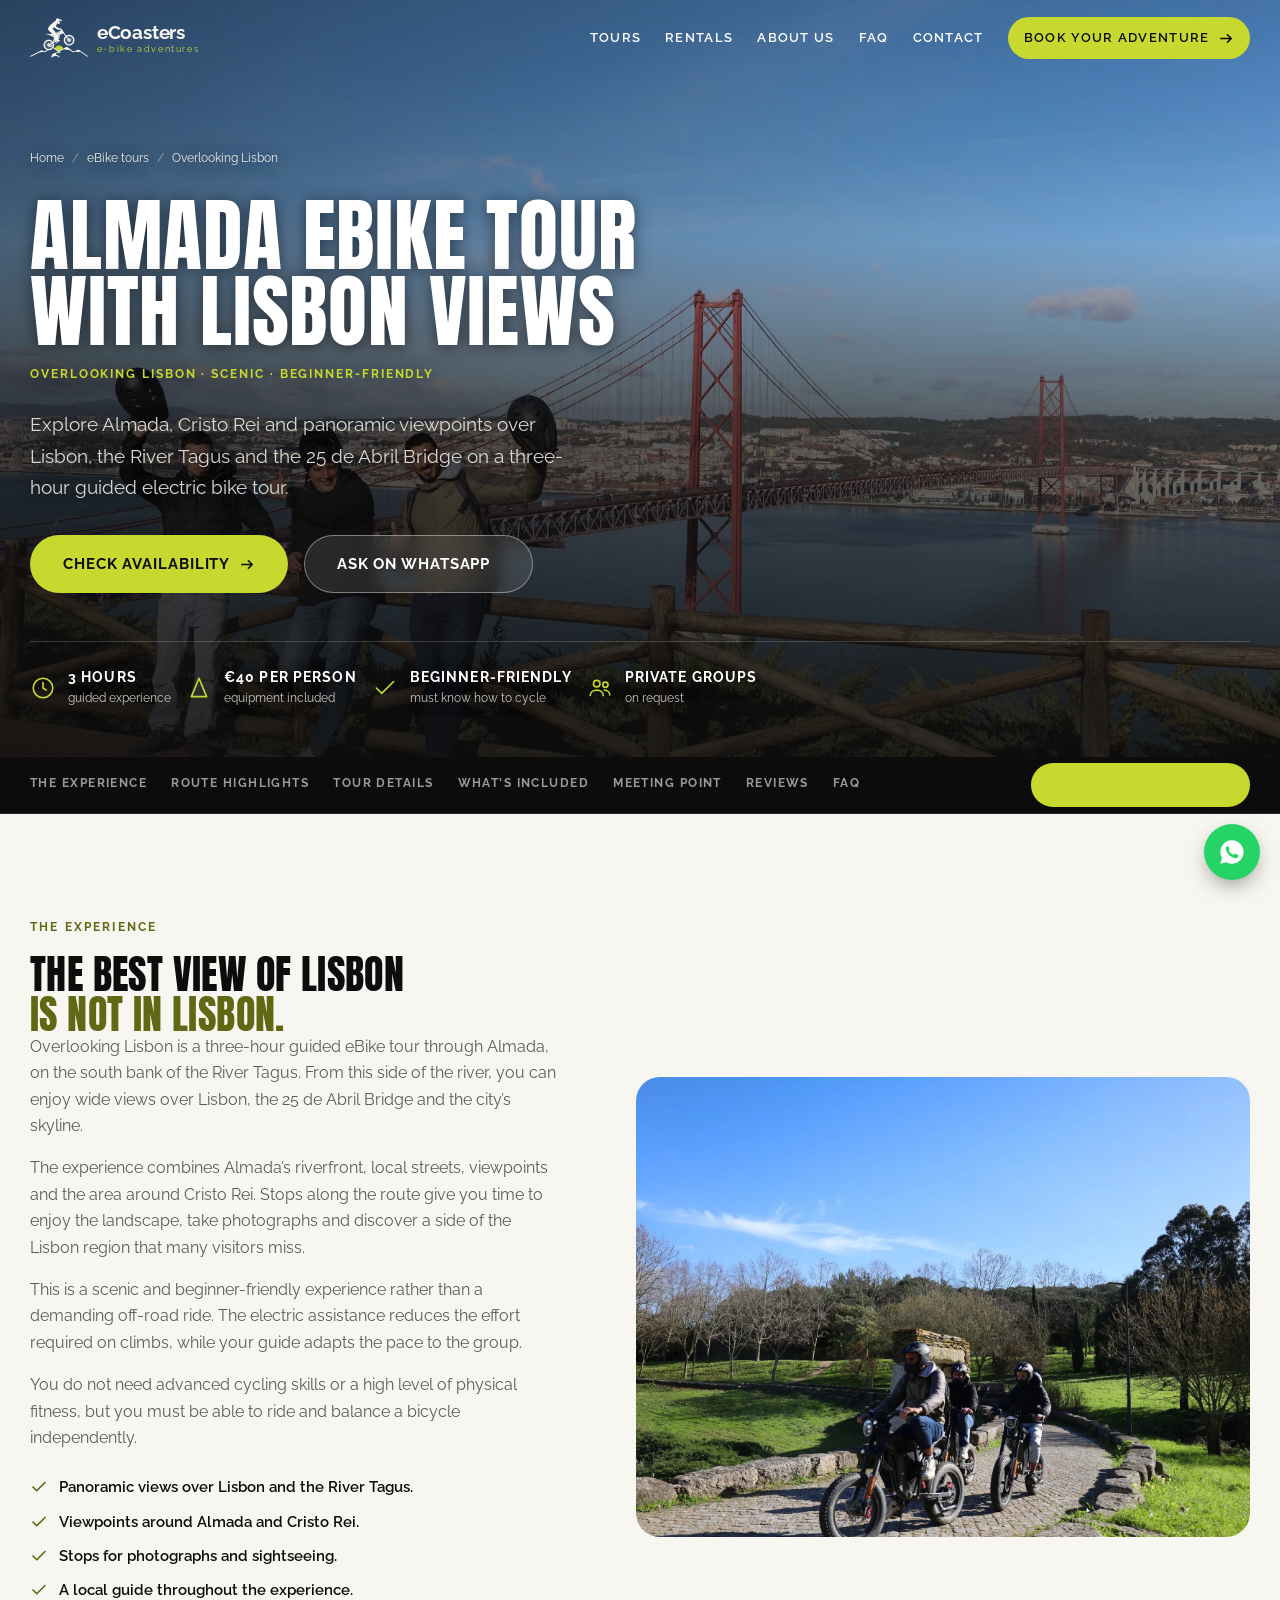
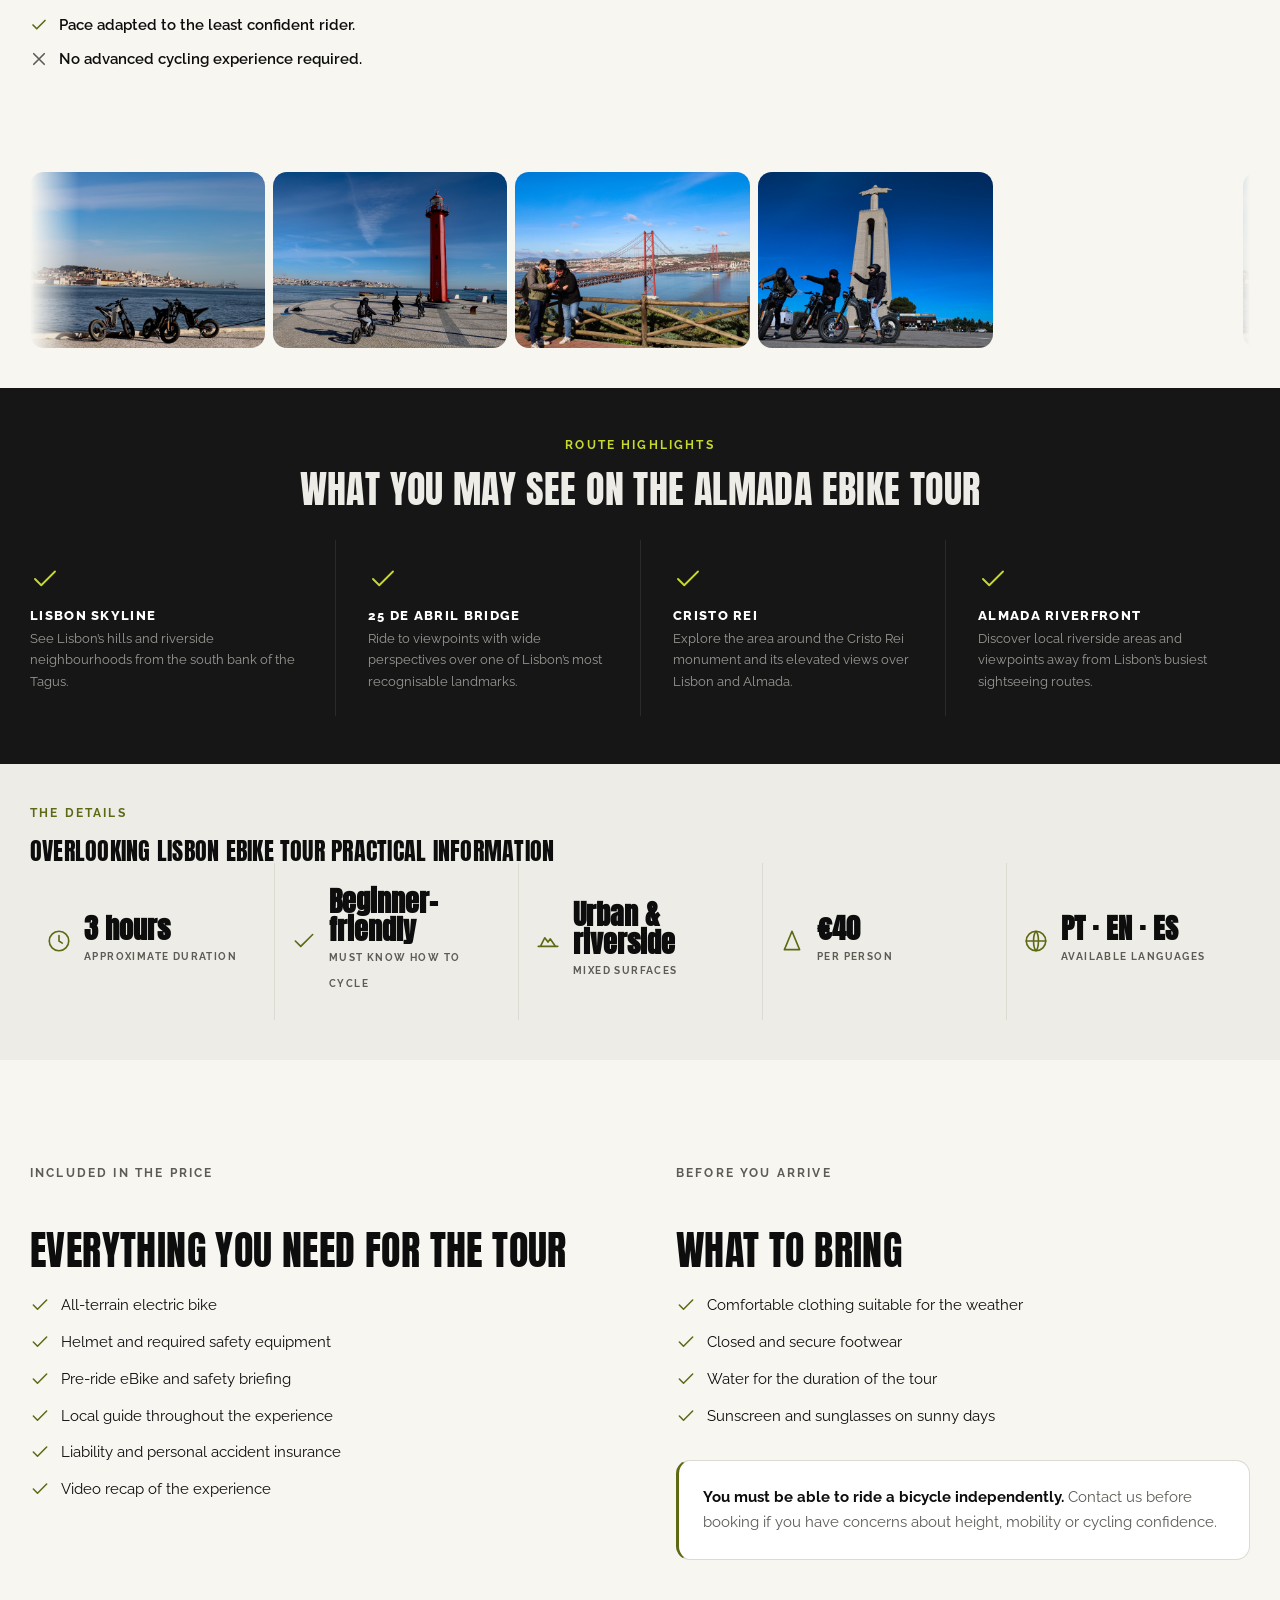
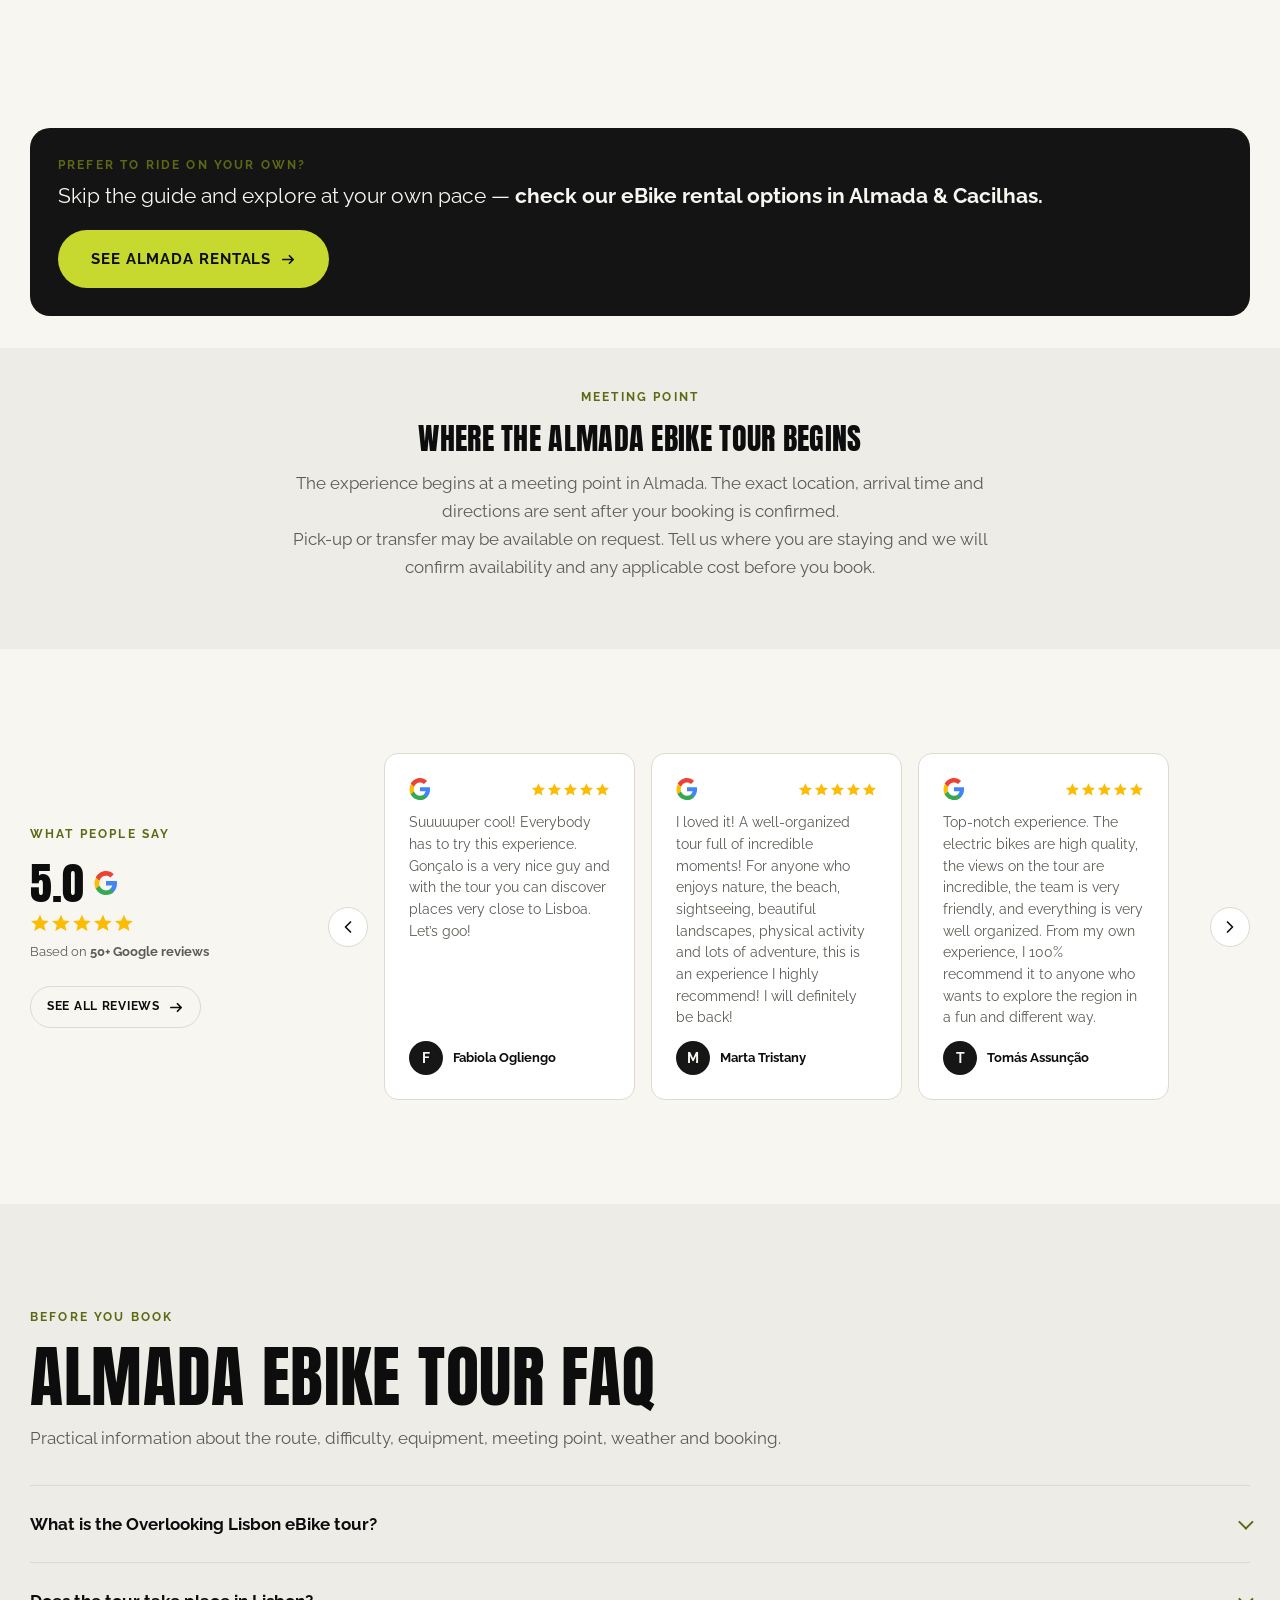
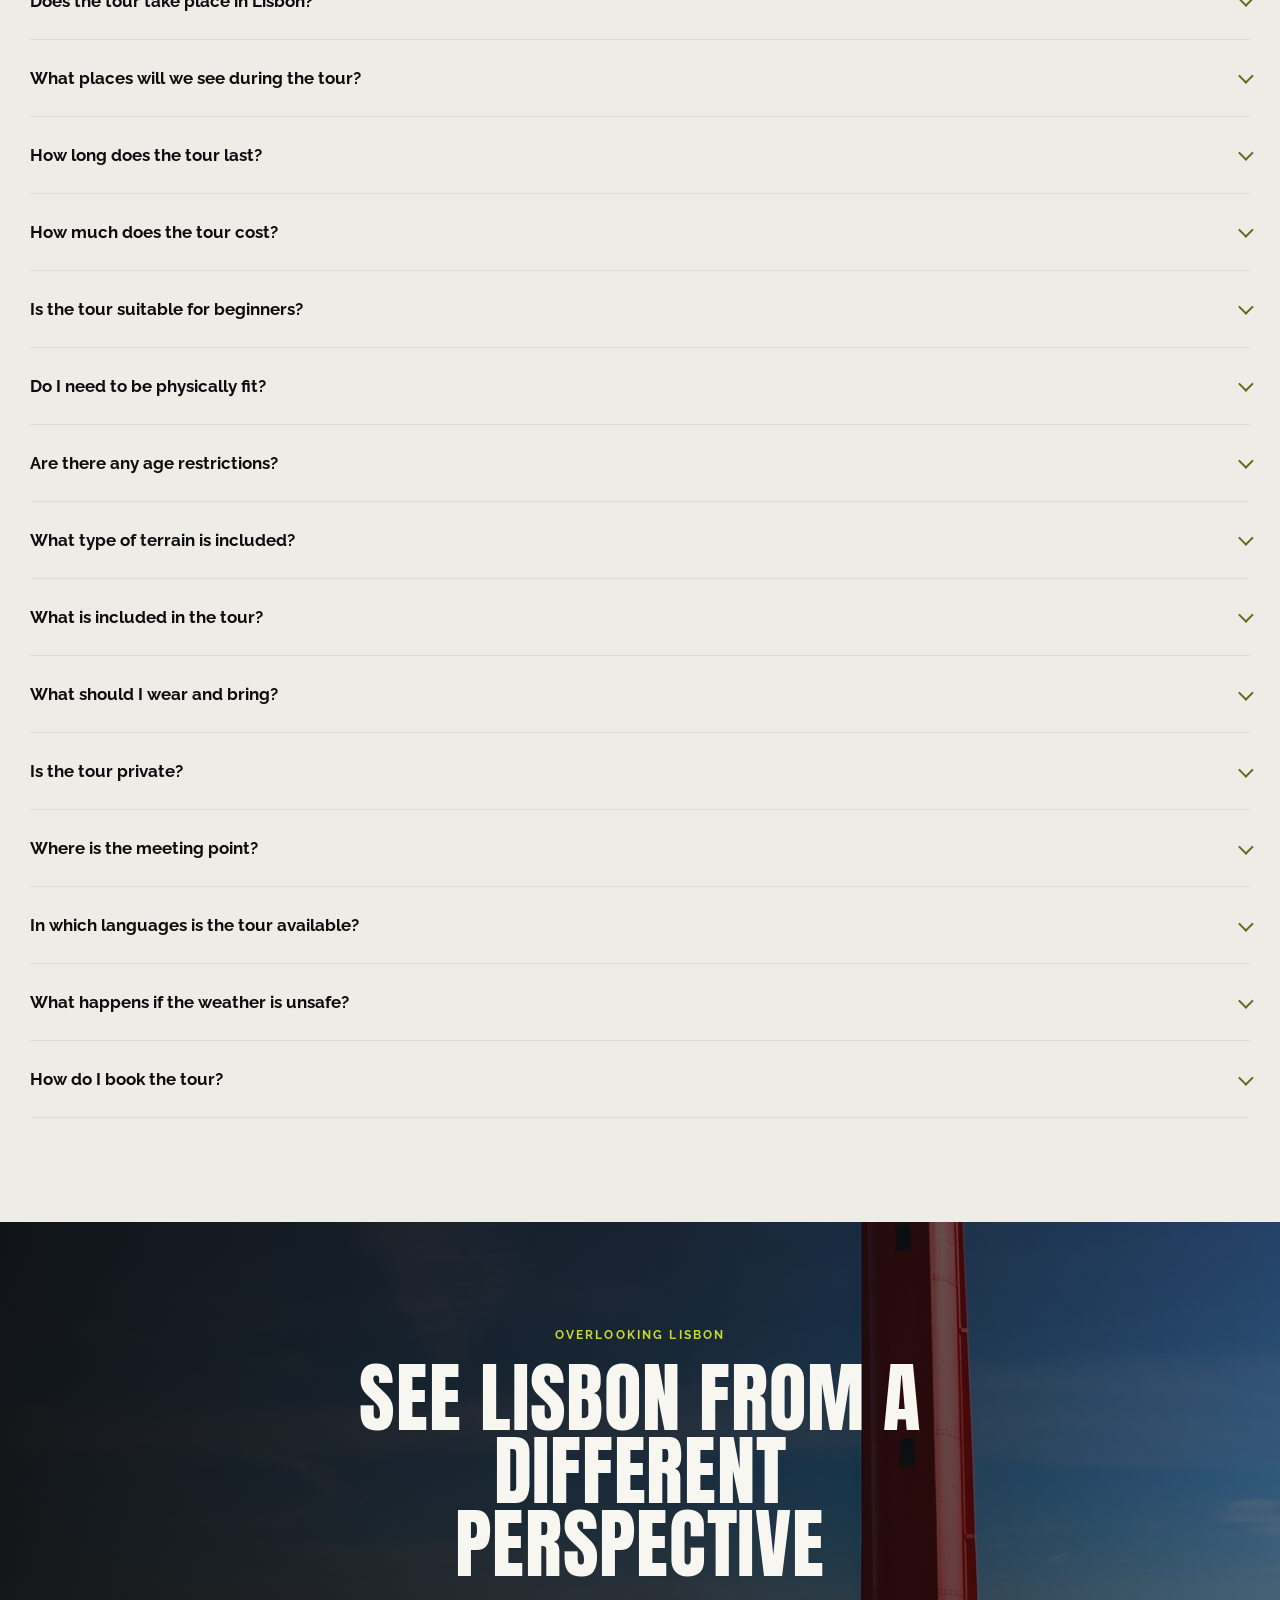
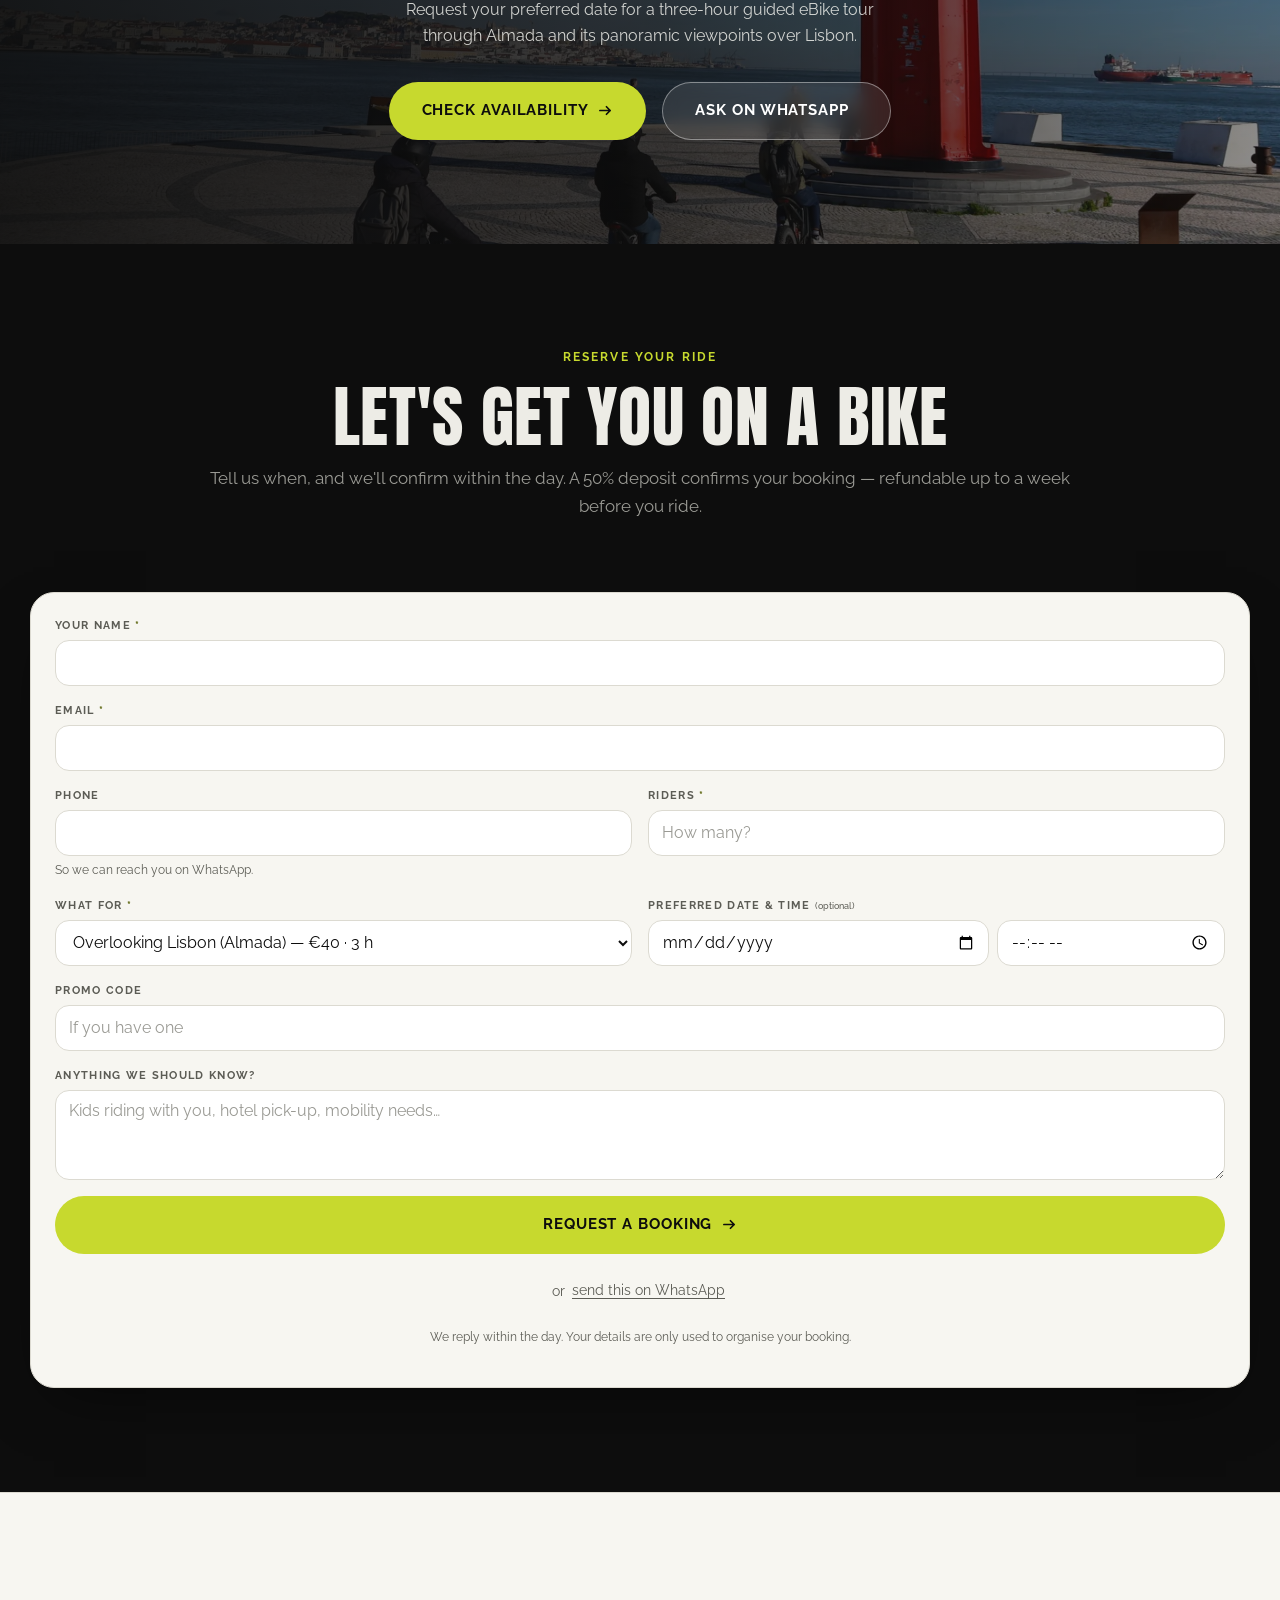
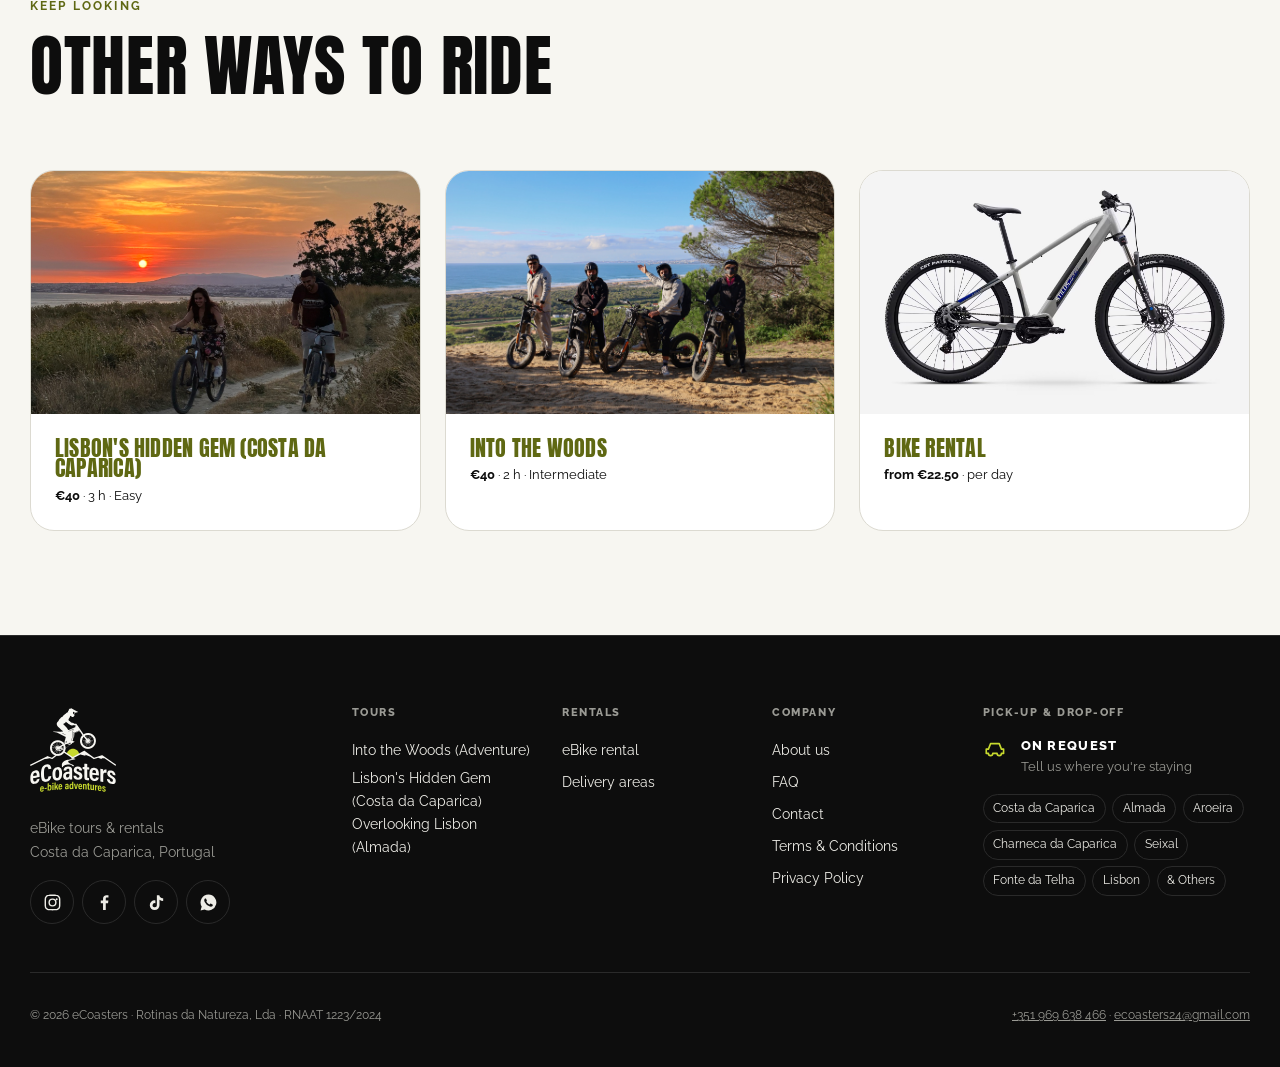
<file: overlooking-lisbon-ebike-tour-almada/index.html>
<!doctype html>
<html lang="en">
<head>
<meta charset="utf-8">
<!-- Google Tag Manager -->
<script>(function(w,d,s,l,i){w[l]=w[l]||[];w[l].push({'gtm.start':
new Date().getTime(),event:'gtm.js'});var f=d.getElementsByTagName(s)[0],
j=d.createElement(s),dl=l!='dataLayer'?'&l='+l:'';j.async=true;j.src=
'https://www.googletagmanager.com/gtm.js?id='+i+dl;f.parentNode.insertBefore(j,f);
})(window,document,'script','dataLayer','GTM-5BCM5WX2');</script>
<!-- End Google Tag Manager -->
<meta name="viewport" content="width=device-width, initial-scale=1">
<title>Almada eBike Tour With Lisbon Views | eCoasters</title>
<meta name="description" content="Explore Almada, Cristo Rei and viewpoints over Lisbon on a 3-hour guided eBike tour. €40 per person, with bike, helmet, guide and insurance included.">
<link rel="canonical" href="https://www.ecoasters.pt/overlooking-lisbon-ebike-tour-almada/">
<meta name="robots" content="index, follow, max-image-preview:large">
<meta name="googlebot" content="index, follow">
<meta property="og:type" content="website">
<meta property="og:site_name" content="eCoasters">
<meta property="og:locale" content="en_GB">
<meta property="og:url" content="https://www.ecoasters.pt/overlooking-lisbon-ebike-tour-almada/">
<meta property="og:title" content="Almada eBike Tour With Lisbon Views | eCoasters">
<meta property="og:description" content="Explore Almada, Cristo Rei and viewpoints over Lisbon on a 3-hour guided eBike tour. €40 per person, with bike, helmet, guide and insurance included.">
<meta property="og:image" content="https://www.ecoasters.pt/assets/img/overlooking-lisbon-hero.webp">
<meta property="og:image:alt" content="Riders on an eBike tour in Almada overlooking Lisbon and the 25 de Abril Bridge">
<meta name="twitter:card" content="summary_large_image">
<meta name="twitter:title" content="Almada eBike Tour With Lisbon Views | eCoasters">
<meta name="twitter:description" content="A 3-hour guided eBike tour through Almada with panoramic views over Lisbon, the Tagus and the 25 de Abril Bridge.">
<meta name="twitter:image" content="https://www.ecoasters.pt/assets/img/overlooking-lisbon-hero.webp">

<meta name="theme-color" content="#0D0D0D">
<link rel="icon" href="/assets/brand/mark-lime.svg" type="image/svg+xml">
<link rel="apple-touch-icon" href="/assets/brand/mark-lime.svg">

<link rel="preconnect" href="https://fonts.googleapis.com">
<link rel="preconnect" href="https://fonts.gstatic.com" crossorigin>
<link rel="stylesheet" href="https://fonts.googleapis.com/css2?family=Anton&family=Raleway:wght@400;500;600;700;800&display=swap">
<link rel="stylesheet" href="/assets/styles.css?v=95">
<link rel="manifest" href="/manifest.webmanifest">

<style>
  /* Overlooking Lisbon: responsive photography */
  .phero__media--overlooking {
    --photo: url('/assets/img/overlooking-lisbon-hero.webp');
    background-position: center 48%;
  }

  #ride .split__media img {
    width: 100%;
    height: 100%;
    object-fit: cover;
    object-position: center;
  }

  #gallery .overlooking-gallery {
    display: grid;
    grid-template-columns: minmax(0, 4fr) minmax(0, 5fr);
    grid-template-rows: repeat(2, auto);
    gap: 1rem;
    width: 100%;
    max-width: 1600px;
    margin-inline: auto;
  }

  #gallery .overlooking-gallery__item {
    position: relative;
    min-width: 0;
    margin: 0;
    overflow: hidden;
    aspect-ratio: 3 / 2;
    background: #171717;
  }

  #gallery .overlooking-gallery__item:last-child {
    grid-column: 2;
    grid-row: 1 / span 2;
    width: 100%;
    align-self: start;
    aspect-ratio: auto;
  }

  #gallery .overlooking-gallery__item::after {
    content: '';
    position: absolute;
    inset: 50% 0 0;
    background: linear-gradient(to bottom, transparent, rgba(0, 0, 0, 0.72));
    pointer-events: none;
  }

  #gallery .overlooking-gallery__item img {
    display: block;
    width: 100%;
    height: 100%;
    object-fit: cover;
  }

  #gallery .overlooking-gallery__item:last-child img {
    height: auto;
    object-fit: contain;
  }

  #gallery .overlooking-gallery__item figcaption {
    position: absolute;
    z-index: 1;
    right: 1rem;
    bottom: 0.875rem;
    left: 1rem;
    color: #fff;
    font-weight: 800;
    text-transform: uppercase;
  }

  .final--overlooking .final__media {
    --photo: url('/assets/img/overlooking-lisbon-lighthouse.webp');
    background-position: center 60%;
  }

  @media (max-width: 700px) {
    .phero__media--overlooking {
      --photo: url('/assets/img/overlooking-lisbon-hero-mobile.webp');
      background-position: 66% center;
    }

    #gallery .overlooking-gallery {
      grid-template-columns: 1fr;
      grid-template-rows: auto;
    }
    #gallery .overlooking-gallery__item {
      grid-column: auto;
      aspect-ratio: 4 / 3;
    }

    #gallery .overlooking-gallery__item:last-child {
      grid-column: auto;
      grid-row: auto;
      width: 100%;
      aspect-ratio: auto;
    }

    .final--overlooking .final__media { background-position: 65% center; }
  }
</style>

<script>
  document.documentElement.classList.add('js');
  setTimeout(function () {
    if (!window.__ecoastersReady) document.documentElement.classList.remove('js');
  }, 2500);
</script>

<script type="application/ld+json">
{
 "@context": "https://schema.org",
 "@graph": [
  {
   "@type": [
    "LocalBusiness",
    "TouristInformationCenter"
   ],
   "@id": "https://www.ecoasters.pt/#org",
   "name": "eCoasters",
   "legalName": "Rotinas da Natureza, Lda",
   "url": "https://www.ecoasters.pt/",
   "telephone": "+351969638466",
   "email": "ecoasters24@gmail.com",
   "image": "https://www.ecoasters.pt/assets/img/overlooking-lisbon-hero.webp",
   "logo": "https://www.ecoasters.pt/assets/brand/logo-full-lime.svg",
   "priceRange": "€€",
   "currenciesAccepted": "EUR",
   "slogan": "Ride more. Explore more. Feel everything.",
   "description": "Guided electric bike tours and all-terrain eBike rentals in Costa da Caparica and Almada, 15 minutes from Lisbon. RNAAT 1223/2024.",
   "address": {
    "@type": "PostalAddress",
    "addressLocality": "Costa da Caparica",
    "addressRegion": "Almada",
    "postalCode": "2825",
    "addressCountry": "PT"
   },
   "geo": {
    "@type": "GeoCoordinates",
    "latitude": "38.6446",
    "longitude": "-9.2337"
   },
   "areaServed": [
    {
     "@type": "Place",
     "name": "Costa da Caparica"
    },
    {
     "@type": "Place",
     "name": "Almada"
    },
    {
     "@type": "Place",
     "name": "Aroeira"
    },
    {
     "@type": "Place",
     "name": "Charneca da Caparica"
    },
    {
     "@type": "Place",
     "name": "Fonte da Telha"
    },
    {
     "@type": "Place",
     "name": "Trafaria"
    },
    {
     "@type": "Place",
     "name": "Pragal"
    },
    {
     "@type": "Place",
     "name": "Seixal"
    },
    {
     "@type": "Place",
     "name": "Lisbon"
    }
   ],
   "knowsLanguage": [
    "pt",
    "en",
    "es"
   ],
   "sameAs": [
    "https://www.instagram.com/ecoasters.tours",
    "https://www.facebook.com/people/ECoasters-Electric-Bike-Tours/61570017095799/",
    "https://www.tiktok.com/@ecoasters",
    "https://share.google/gUtsCcXPfASTYaQZ6"
   ],
   "aggregateRating": {
    "@type": "AggregateRating",
    "ratingValue": "5.0",
    "reviewCount": "50",
    "bestRating": "5",
    "worstRating": "1"
   }
  },
  {
   "@type": "TouristTrip",
   "@id": "https://www.ecoasters.pt/overlooking-lisbon-ebike-tour-almada/#trip",
   "name": "Overlooking Lisbon (Almada)",
   "description": "A scenic guided electric bike tour from Almada to the Cristo Rei, with panoramic views over Lisbon, the 25 de Abril bridge and the Tagus. The best view of Lisbon isn't in Lisbon. €40 per person, insurance and video recap included.",
   "image": "https://www.ecoasters.pt/assets/img/overlooking-lisbon-hero.webp",
   "url": "https://www.ecoasters.pt/overlooking-lisbon-ebike-tour-almada/",
   "touristType": [
    "Adventure travel",
    "Nature",
    "Sightseeing"
   ],
   "provider": {
    "@id": "https://www.ecoasters.pt/#org"
   },
   "itinerary": {
    "@type": "Place",
    "name": "Almada",
    "address": {
     "@type": "PostalAddress",
     "addressLocality": "Almada",
     "addressCountry": "PT"
    }
   },
   "offers": {
    "@type": "Offer",
    "price": "40",
    "priceCurrency": "EUR",
    "availability": "https://schema.org/InStock",
    "url": "https://www.ecoasters.pt/overlooking-lisbon-ebike-tour-almada/#book",
    "areaServed": [
     {
      "@type": "Place",
      "name": "Costa da Caparica"
     },
     {
      "@type": "Place",
      "name": "Almada"
     },
     {
      "@type": "Place",
      "name": "Aroeira"
     },
     {
      "@type": "Place",
      "name": "Charneca da Caparica"
     },
     {
      "@type": "Place",
      "name": "Fonte da Telha"
     },
     {
      "@type": "Place",
      "name": "Trafaria"
     },
     {
      "@type": "Place",
      "name": "Pragal"
     },
     {
      "@type": "Place",
      "name": "Seixal"
     },
     {
      "@type": "Place",
      "name": "Lisbon"
     }
    ]
   }
  },
  {
   "@type": "BreadcrumbList",
   "itemListElement": [
    {
     "@type": "ListItem",
     "position": 1,
     "name": "Home",
     "item": "https://www.ecoasters.pt/"
    },
    {
     "@type": "ListItem",
     "position": 2,
     "name": "Adventures",
     "item": "https://www.ecoasters.pt/tours/"
    },
    {
     "@type": "ListItem",
     "position": 3,
     "name": "Overlooking Lisbon (Almada)",
     "item": "https://www.ecoasters.pt/overlooking-lisbon-ebike-tour-almada/"
    }
   ]
  }
 ]
}
</script>
</head>
<body>
<!-- Google Tag Manager (noscript) -->
<noscript><iframe src="https://www.googletagmanager.com/ns.html?id=GTM-5BCM5WX2"
height="0" width="0" style="display:none;visibility:hidden"></iframe></noscript>
<!-- End Google Tag Manager (noscript) -->
<a class="skip" href="#main">Skip to main content</a>

<header class="hdr" id="hdr">
  <div class="hdr__in">
    <a class="brand" href="/#top" aria-label="eCoasters — home">
      <img class="brand__mark" src="/assets/brand/mark-lime.svg" alt="" width="308" height="212" decoding="async">
      <span class="brand__txt">
        <span class="brand__word">eCoasters</span>
        <span class="brand__sub">e-bike adventures</span>
      </span>
    </a>
    <nav class="nav" id="nav" aria-label="Primary">
      <a href="/tours/">Tours</a>
      <a href="/electric-bike-rental/">Rentals</a>
      <a href="/#about">About us</a>
      <a href="/#faq">FAQ</a>
      <a href="/#contact">Contact</a>
      <a class="btn btn--lime btn--sm" href="/#book">Book your adventure <svg class="ico-arr" viewBox="0 0 16 16" aria-hidden="true"><path d="M2 8h11M9 4l4 4-4 4"/></svg></a>
    </nav>
    <button class="burger" id="burger" aria-expanded="false" aria-controls="nav" aria-label="Open menu">
      <span></span><span></span><span></span>
    </button>
  </div>
</header>

<main id="main">

<!-- ── HERO ── -->
<section class="phero">
  <div
    class="phero__media phero__media--overlooking media"
    role="img"
    aria-label="Guided eBike tour in Almada overlooking Lisbon and the 25 de Abril Bridge"
  ></div>

  <div class="phero__scrim" aria-hidden="true"></div>

  <div class="phero__in wrap">
    <nav class="crumbs" aria-label="Breadcrumb">
      <a href="/">Home</a>
      <span>/</span>
      <a href="/tours/">eBike tours</a>
      <span>/</span>
      Overlooking Lisbon
    </nav>

    <h1 class="phero__h">
      Almada eBike Tour With Lisbon Views
    </h1>

    <p class="phero__tag">
      Overlooking Lisbon · Scenic · Beginner-friendly
    </p>

    <p class="hero__p">
      Explore Almada, Cristo Rei and panoramic viewpoints over Lisbon,
      the River Tagus and the 25 de Abril Bridge on a three-hour guided
      electric bike tour.
    </p>

    <div class="hero__cta" style="margin-top:1.5rem">
      <a class="btn btn--lime btn--lg" href="#book">
        Check availability

        <svg class="ico-arr" viewBox="0 0 16 16" aria-hidden="true">
          <path d="M2 8h11M9 4l4 4-4 4"/>
        </svg>
      </a>

      <a
        class="btn btn--glass btn--lg"
        href="https://wa.me/351969638466?text=Hello%20eCoasters%2C%20I%27d%20like%20to%20check%20availability%20for%20the%20Overlooking%20Lisbon%20tour."
      >
        Ask on WhatsApp
        <svg viewBox="0 0 24 24" aria-hidden="true"><path d="M12 2a10 10 0 0 0-8.6 15.1L2 22l5-1.3A10 10 0 1 0 12 2zm5.3 14.1c-.2.6-1.3 1.2-1.8 1.2-.5.1-1 .1-1.7-.1a11 11 0 0 1-6.4-5.6c-.5-.9-.8-1.8-.8-2.6 0-.9.5-1.4.7-1.6.2-.2.5-.3.7-.3h.5c.2 0 .4 0 .6.5l.8 2c.1.2 0 .4-.1.5l-.4.5c-.1.2-.3.3-.1.6a8 8 0 0 0 3.7 3.2c.3.1.5.1.6-.1l.7-.8c.2-.2.3-.2.6-.1l2 1c.3.1.4.2.5.3z"/></svg>
      </a>
    </div>

    <ul class="hstrip">
      <li>
        <svg viewBox="0 0 24 24" aria-hidden="true"><circle cx="12" cy="12" r="9"/><path d="M12 7v5l3 2"/></svg>
        <span>
          <b>3 hours</b>
          <span>guided experience</span>
        </span>
      </li>

      <li>
        <svg viewBox="0 0 24 24" aria-hidden="true"><path d="M12 3 5 20h14z"/></svg>
        <span>
          <b>€40 per person</b>
          <span>equipment included</span>
        </span>
      </li>

      <li>
        <svg viewBox="0 0 24 24" aria-hidden="true"><path d="m4 12 5 5L20 6"/></svg>
        <span>
          <b>Beginner-friendly</b>
          <span>must know how to cycle</span>
        </span>
      </li>

      <li>
        <svg viewBox="0 0 24 24" aria-hidden="true"><circle cx="9" cy="8" r="3"/><circle cx="17" cy="9" r="2.4"/><path d="M3 19c0-3 2.7-5 6-5s6 2 6 5M16 14c2.8 0 5 1.8 5 4.4"/></svg>
        <span>
          <b>Private groups</b>
          <span>on request</span>
        </span>
      </li>
    </ul>
  </div>
</section>

<nav class="subnav" id="subnav" aria-label="On this page">
  <div class="wrap subnav__in">
    <a href="#ride">The experience</a>
    <a href="#route">Route highlights</a>
    <a href="#tour-details">Tour details</a>
    <a href="#included">What's included</a>
    <a href="#meeting-point">Meeting point</a>
    <a href="#reviews">Reviews</a>
    <a href="#faq">FAQ</a>

    <a class="btn btn--lime btn--sm subnav__cta" href="#book">
      €40 · Check availability
    </a>
  </div>
</nav>
<!-- ── light band: the pitch ── -->
<section class="sec sec--bone" id="ride">
  <div class="wrap split">

    <div class="reveal">
      <p class="eyebrow">The experience</p>

      <h2 class="split__h">
        The best view of Lisbon
        <em>is not in Lisbon.</em>
      </h2>

      <div class="prose">
        <p>
          Overlooking Lisbon is a three-hour guided eBike tour through Almada,
          on the south bank of the River Tagus. From this side of the river,
          you can enjoy wide views over Lisbon, the 25 de Abril Bridge and
          the city’s skyline.
        </p>

        <p>
          The experience combines Almada’s riverfront, local streets,
          viewpoints and the area around Cristo Rei. Stops along the route
          give you time to enjoy the landscape, take photographs and discover
          a side of the Lisbon region that many visitors miss.
        </p>

        <p>
          This is a scenic and beginner-friendly experience rather than a
          demanding off-road ride. The electric assistance reduces the effort
          required on climbs, while your guide adapts the pace to the group.
        </p>

        <p>
          You do not need advanced cycling skills or a high level of physical
          fitness, but you must be able to ride and balance a bicycle
          independently.
        </p>
      </div>

      <ul class="marks">
        <li class="yes">
          <svg viewBox="0 0 24 24" aria-hidden="true"><path d="m4 12 5 5L20 6"/></svg>
          <span>Panoramic views over Lisbon and the River Tagus.</span>
        </li>

        <li class="yes">
          <svg viewBox="0 0 24 24" aria-hidden="true"><path d="m4 12 5 5L20 6"/></svg>
          <span>Viewpoints around Almada and Cristo Rei.</span>
        </li>

        <li class="yes">
          <svg viewBox="0 0 24 24" aria-hidden="true"><path d="m4 12 5 5L20 6"/></svg>
          <span>Stops for photographs and sightseeing.</span>
        </li>

        <li class="yes">
          <svg viewBox="0 0 24 24" aria-hidden="true"><path d="m4 12 5 5L20 6"/></svg>
          <span>A local guide throughout the experience.</span>
        </li>

        <li class="yes">
          <svg viewBox="0 0 24 24" aria-hidden="true"><path d="m4 12 5 5L20 6"/></svg>
          <span>Pace adapted to the least confident rider.</span>
        </li>

        <li class="no">
          <svg viewBox="0 0 24 24" aria-hidden="true"><path d="M5 5l14 14M19 5 5 19"/></svg>
          <span>No advanced cycling experience required.</span>
        </li>
      </ul>
    </div>

    <div class="split__media reveal" style="--d:120ms">
      <img
        src="/assets/img/overlooking-lisbon-park.webp"
        width="1920"
        height="1280"
        alt="Three helmeted riders crossing a stone bridge through a green park in Almada"
        loading="lazy"
        decoding="async"
      >
    </div>

  </div>
</section>

<!-- ── light band: gallery ── -->
<section class="sec sec--bone" style="padding-top:1rem;padding-bottom:2.5rem" id="gallery">
  <div class="wrap">
    <p class="eyebrow eyebrow--lime reveal">Adventure gallery</p>
    <div class="galrow reveal" style="--d:120ms" role="group" aria-label="Adventure gallery">
      <div class="galrow__track" style="animation-duration:45s">
        <a href="/assets/img/ovl-1.jpg"><img src="/assets/img/ovl-1.jpg" width="1500" height="1000" alt="Two all-terrain eBikes parked on the Almada riverfront with the Lisbon skyline across the Tagus" loading="lazy" decoding="async"></a>
        <a href="/assets/img/ovl-2.jpg"><img src="/assets/img/ovl-2.jpg" width="1500" height="1000" alt="Riders cycling toward the red Cacilhas lighthouse in Almada with the Lisbon skyline across the river" loading="lazy" decoding="async"></a>
        <a href="/assets/img/ovl-3.jpg"><img src="/assets/img/ovl-3.jpg" width="1500" height="1000" alt="Two riders at an Almada viewpoint with the 25 de Abril Bridge and Lisbon behind" loading="lazy" decoding="async"></a>
        <a href="/assets/img/ovl-4.jpg"><img src="/assets/img/ovl-4.jpg" width="1500" height="1000" alt="Three riders with their eBikes in front of the Cristo Rei monument in Almada" loading="lazy" decoding="async"></a>
        <a href="/assets/img/ovl-5.jpg"><img src="/assets/img/ovl-5.jpg" width="1500" height="1000" alt="Three riders with their eBikes on the riverbank below the 25 de Abril Bridge in Almada" loading="lazy" decoding="async"></a>
        <a aria-hidden="true" tabindex="-1" href="/assets/img/ovl-1.jpg"><img src="/assets/img/ovl-1.jpg" width="1500" height="1000" alt="" loading="lazy" decoding="async"></a>
        <a aria-hidden="true" tabindex="-1" href="/assets/img/ovl-2.jpg"><img src="/assets/img/ovl-2.jpg" width="1500" height="1000" alt="" loading="lazy" decoding="async"></a>
        <a aria-hidden="true" tabindex="-1" href="/assets/img/ovl-3.jpg"><img src="/assets/img/ovl-3.jpg" width="1500" height="1000" alt="" loading="lazy" decoding="async"></a>
        <a aria-hidden="true" tabindex="-1" href="/assets/img/ovl-4.jpg"><img src="/assets/img/ovl-4.jpg" width="1500" height="1000" alt="" loading="lazy" decoding="async"></a>
        <a aria-hidden="true" tabindex="-1" href="/assets/img/ovl-5.jpg"><img src="/assets/img/ovl-5.jpg" width="1500" height="1000" alt="" loading="lazy" decoding="async"></a>
      </div>
    </div>
  </div>
</section>

<!-- ── dark band: highlights ── -->
<section
  class="sec sec--dark"
  id="route"
  style="padding-block:3rem"
>
  <div class="wrap">

    <header class="reveal" style="text-align:center;margin-bottom:2rem">
      <p class="eyebrow eyebrow--lime">Route highlights</p>

      <h2
        class="sec__h"
        style="font-size:clamp(1.5rem,3vw,2.4rem)"
      >
        What you may see on the Almada eBike tour
      </h2>
    </header>

    <div class="hl">

      <div class="hl__i reveal" style="--d:0ms">
        <svg viewBox="0 0 24 24" aria-hidden="true"><path d="m4 12 5 5L20 6"/></svg>
        <h3>Lisbon skyline</h3>
        <p>
          See Lisbon’s hills and riverside neighbourhoods from the south
          bank of the Tagus.
        </p>
      </div>

      <div class="hl__i reveal" style="--d:70ms">
        <svg viewBox="0 0 24 24" aria-hidden="true"><path d="m4 12 5 5L20 6"/></svg>
        <h3>25 de Abril Bridge</h3>
        <p>
          Ride to viewpoints with wide perspectives over one of Lisbon’s
          most recognisable landmarks.
        </p>
      </div>

      <div class="hl__i reveal" style="--d:140ms">
        <svg viewBox="0 0 24 24" aria-hidden="true"><path d="m4 12 5 5L20 6"/></svg>
        <h3>Cristo Rei</h3>
        <p>
          Explore the area around the Cristo Rei monument and its elevated
          views over Lisbon and Almada.
        </p>
      </div>

      <div class="hl__i reveal" style="--d:210ms">
        <svg viewBox="0 0 24 24" aria-hidden="true"><path d="m4 12 5 5L20 6"/></svg>
        <h3>Almada riverfront</h3>
        <p>
          Discover local riverside areas and viewpoints away from Lisbon’s
          busiest sightseeing routes.
        </p>
      </div>

    </div>
  </div>
</section>

<!-- ── light band: the details ── -->
<section
  class="sec sec--sand"
  id="tour-details"
  style="padding-block:2.5rem"
>
  <div class="wrap">
    <p class="eyebrow reveal">The details</p>

    <h2 class="sr-only">
      Overlooking Lisbon eBike tour practical information
    </h2>

    <div class="stats reveal">

      <div class="stats__i">
        <span><svg viewBox="0 0 24 24" aria-hidden="true"><circle cx="12" cy="12" r="9"/><path d="M12 7v5l3 2"/></svg></span>
        <span>
          <b class="stats__n">3 hours</b>
          <span class="stats__l">Approximate duration</span>
        </span>
      </div>

      <div class="stats__i">
        <span><svg viewBox="0 0 24 24" aria-hidden="true"><path d="m4 12 5 5L20 6"/></svg></span>
        <span>
          <b class="stats__n">Beginner-friendly</b>
          <span class="stats__l">Must know how to cycle</span>
        </span>
      </div>

      <div class="stats__i">
        <span><svg viewBox="0 0 24 24" aria-hidden="true"><path d="M3 17h18M5 17l4-8 3 4 2-3 5 7"/></svg></span>
        <span>
          <b class="stats__n">Urban &amp; riverside</b>
          <span class="stats__l">Mixed surfaces</span>
        </span>
      </div>

      <div class="stats__i">
        <span><svg viewBox="0 0 24 24" aria-hidden="true"><path d="M12 3 5 20h14z"/></svg></span>
        <span>
          <b class="stats__n">€40</b>
          <span class="stats__l">Per person</span>
        </span>
      </div>

      <div class="stats__i">
        <span><svg viewBox="0 0 24 24" aria-hidden="true"><circle cx="12" cy="12" r="9"/><path d="M3 12h18M12 3c3 3 3 15 0 18M12 3c-3 3-3 15 0 18"/></svg></span>
        <span>
          <b class="stats__n">PT · EN · ES</b>
          <span class="stats__l">Available languages</span>
        </span>
      </div>

    </div>
  </div>
</section>

<!-- ── light band: included + transfers ── -->
<section class="sec sec--bone" id="included">
  <div class="wrap incl2">

    <div class="prose reveal">
      <p class="eyebrow">Included in the price</p>
      <h2>Everything you need for the tour</h2>

      <ul class="ticks">
        <li>
          <svg viewBox="0 0 24 24" aria-hidden="true"><path d="m4 12 5 5L20 6"/></svg>
          <span>All-terrain electric bike</span>
        </li>

        <li>
          <svg viewBox="0 0 24 24" aria-hidden="true"><path d="m4 12 5 5L20 6"/></svg>
          <span>Helmet and required safety equipment</span>
        </li>

        <li>
          <svg viewBox="0 0 24 24" aria-hidden="true"><path d="m4 12 5 5L20 6"/></svg>
          <span>Pre-ride eBike and safety briefing</span>
        </li>

        <li>
          <svg viewBox="0 0 24 24" aria-hidden="true"><path d="m4 12 5 5L20 6"/></svg>
          <span>Local guide throughout the experience</span>
        </li>

        <li>
          <svg viewBox="0 0 24 24" aria-hidden="true"><path d="m4 12 5 5L20 6"/></svg>
          <span>Liability and personal accident insurance</span>
        </li>

        <li>
          <svg viewBox="0 0 24 24" aria-hidden="true"><path d="m4 12 5 5L20 6"/></svg>
          <span>Video recap of the experience</span>
        </li>
      </ul>
    </div>

    <div class="prose reveal" style="--d:120ms">
      <p class="eyebrow">Before you arrive</p>
      <h2>What to bring</h2>

      <ul class="ticks">
        <li>
          <svg viewBox="0 0 24 24" aria-hidden="true"><path d="m4 12 5 5L20 6"/></svg>
          <span>Comfortable clothing suitable for the weather</span>
        </li>

        <li>
          <svg viewBox="0 0 24 24" aria-hidden="true"><path d="m4 12 5 5L20 6"/></svg>
          <span>Closed and secure footwear</span>
        </li>

        <li>
          <svg viewBox="0 0 24 24" aria-hidden="true"><path d="m4 12 5 5L20 6"/></svg>
          <span>Water for the duration of the tour</span>
        </li>

        <li>
          <svg viewBox="0 0 24 24" aria-hidden="true"><path d="m4 12 5 5L20 6"/></svg>
          <span>Sunscreen and sunglasses on sunny days</span>
        </li>
      </ul>

      <div class="note">
        <strong>You must be able to ride a bicycle independently.</strong>
        Contact us before booking if you have concerns about height,
        mobility or cycling confidence.
      </div>
    </div>

  </div>
</section>

<!-- ── band: prefer to rent instead? ── -->
<section class="sec sec--bone" style="padding-block:clamp(1.25rem,3vw,2rem)">
  <div class="wrap">
    <a href="/bike-rental-almada/" style="display:flex;gap:1.25rem;align-items:center;justify-content:space-between;flex-wrap:wrap;background:#141414;color:#F7F6F1;border-radius:1.25rem;padding:clamp(1.15rem,3vw,1.75rem);text-decoration:none">
      <div>
        <p class="eyebrow eyebrow--lime" style="margin:0">Prefer to ride on your own?</p>
        <p style="margin:.35rem 0 0;font-size:clamp(1.05rem,2.2vw,1.3rem);line-height:1.4">Skip the guide and explore at your own pace — <strong>check our eBike rental options in Almada &amp; Cacilhas.</strong></p>
      </div>
      <span class="btn btn--lime btn--lg" style="flex:none">See Almada rentals <svg class="ico-arr" viewBox="0 0 16 16" aria-hidden="true"><path d="M2 8h11M9 4l4 4-4 4"/></svg></span>
    </a>
  </div>
</section>

<!-- ── light band: our meeting point ── -->
<section
  class="sec sec--sand"
  id="meeting-point"
  style="padding-block:2.5rem"
>
  <div class="wrap">

    <header
      class="reveal"
      style="text-align:center;max-width:720px;margin:0 auto 1.75rem"
    >
      <p class="eyebrow">Meeting point</p>

      <h2
        class="sec__h"
        style="font-size:clamp(1.35rem,2.6vw,1.9rem)"
      >
        Where the Almada eBike tour begins
      </h2>

      <p class="sec__lede" style="margin-inline:auto">
        The experience begins at a meeting point in Almada. The exact
        location, arrival time and directions are sent after your booking
        is confirmed.
      </p>

      <p class="sec__lede" style="margin-inline:auto">
        Pick-up or transfer may be available on request. Tell us where you
        are staying and we will confirm availability and any applicable
        cost before you book.
      </p>
    </header>

    <!-- manter o slider apenas se as fotografias corresponderem
         ao meeting point real deste tour -->
  </div>
</section>
<!-- ══ REVIEWS ══ -->
<section class="sec sec--bone" id="reviews">
  <div class="wrap rev2 reveal">
    <div class="rev2__sum">
      <p class="eyebrow">What people say</p>
      <div class="rev2__score">
        <span class="rev2__n num">5.0</span>
        <svg class="glogo" viewBox="0 0 24 24" aria-hidden="true" style="width:24px;height:24px"><path fill="#4285F4" d="M23 12.3c0-.8-.1-1.6-.2-2.3H12v4.5h6.2a5.3 5.3 0 0 1-2.3 3.5v2.9h3.7C21.8 18.9 23 15.9 23 12.3z"/><path fill="#34A853" d="M12 24c3.1 0 5.7-1 7.6-2.8l-3.7-2.9c-1 .7-2.3 1.1-3.9 1.1-3 0-5.5-2-6.4-4.7H1.8v3C3.7 21.4 7.5 24 12 24z"/><path fill="#FBBC05" d="M5.6 14.7a7.2 7.2 0 0 1 0-4.6v-3H1.8a12 12 0 0 0 0 10.6z"/><path fill="#EA4335" d="M12 4.8c1.7 0 3.2.6 4.4 1.7l3.3-3.3C17.7 1.2 15.1 0 12 0 7.5 0 3.7 2.6 1.8 6.4l3.8 3c.9-2.7 3.4-4.6 6.4-4.6z"/></svg>
      </div>
      <div class="gstars gstars--lg" role="img" aria-label="Rated 5.0 out of 5"><svg viewBox="0 0 24 24" aria-hidden="true"><path d="m12 2 3 6.9 7.5.6-5.7 4.9 1.8 7.3L12 17.8 5.1 21.7l1.8-7.3L1.2 9.5l7.5-.6z"/></svg><svg viewBox="0 0 24 24" aria-hidden="true"><path d="m12 2 3 6.9 7.5.6-5.7 4.9 1.8 7.3L12 17.8 5.1 21.7l1.8-7.3L1.2 9.5l7.5-.6z"/></svg><svg viewBox="0 0 24 24" aria-hidden="true"><path d="m12 2 3 6.9 7.5.6-5.7 4.9 1.8 7.3L12 17.8 5.1 21.7l1.8-7.3L1.2 9.5l7.5-.6z"/></svg><svg viewBox="0 0 24 24" aria-hidden="true"><path d="m12 2 3 6.9 7.5.6-5.7 4.9 1.8 7.3L12 17.8 5.1 21.7l1.8-7.3L1.2 9.5l7.5-.6z"/></svg><svg viewBox="0 0 24 24" aria-hidden="true"><path d="m12 2 3 6.9 7.5.6-5.7 4.9 1.8 7.3L12 17.8 5.1 21.7l1.8-7.3L1.2 9.5l7.5-.6z"/></svg></div>
      <p class="rev2__cap">Based on <strong>50+ Google reviews</strong></p>
      <a class="btn btn--wire btn--sm" href="https://share.google/gUtsCcXPfASTYaQZ6" target="_blank" rel="noopener">See all reviews
        <svg class="ico-arr" viewBox="0 0 16 16" aria-hidden="true"><path d="M2 8h11M9 4l4 4-4 4"/></svg></a>
    </div>
    <div class="rev2__cars">
      <button class="rev2__arrow" type="button" data-dir="-1" aria-label="Previous reviews">
        <svg viewBox="0 0 24 24" aria-hidden="true"><path d="M15 6l-6 6 6 6" fill="none" stroke="currentColor" stroke-width="2" stroke-linecap="round" stroke-linejoin="round"/></svg>
      </button>
      <div class="rev2__track" id="revTrack">
        <figure class="gcard">
          <div class="gcard__top">
            <svg class="gcard__g" viewBox="0 0 24 24" aria-label="Google" role="img"><path fill="#4285F4" d="M23 12.3c0-.8-.1-1.6-.2-2.3H12v4.5h6.2a5.3 5.3 0 0 1-2.3 3.5v2.9h3.7C21.8 18.9 23 15.9 23 12.3z"/><path fill="#34A853" d="M12 24c3.1 0 5.7-1 7.6-2.8l-3.7-2.9c-1 .7-2.3 1.1-3.9 1.1-3 0-5.5-2-6.4-4.7H1.8v3C3.7 21.4 7.5 24 12 24z"/><path fill="#FBBC05" d="M5.6 14.7a7.2 7.2 0 0 1 0-4.6v-3H1.8a12 12 0 0 0 0 10.6z"/><path fill="#EA4335" d="M12 4.8c1.7 0 3.2.6 4.4 1.7l3.3-3.3C17.7 1.2 15.1 0 12 0 7.5 0 3.7 2.6 1.8 6.4l3.8 3c.9-2.7 3.4-4.6 6.4-4.6z"/></svg>
            <span class="gstars" role="img" aria-label="5 out of 5"><svg viewBox="0 0 24 24" aria-hidden="true"><path d="m12 2 3 6.9 7.5.6-5.7 4.9 1.8 7.3L12 17.8 5.1 21.7l1.8-7.3L1.2 9.5l7.5-.6z"/></svg><svg viewBox="0 0 24 24" aria-hidden="true"><path d="m12 2 3 6.9 7.5.6-5.7 4.9 1.8 7.3L12 17.8 5.1 21.7l1.8-7.3L1.2 9.5l7.5-.6z"/></svg><svg viewBox="0 0 24 24" aria-hidden="true"><path d="m12 2 3 6.9 7.5.6-5.7 4.9 1.8 7.3L12 17.8 5.1 21.7l1.8-7.3L1.2 9.5l7.5-.6z"/></svg><svg viewBox="0 0 24 24" aria-hidden="true"><path d="m12 2 3 6.9 7.5.6-5.7 4.9 1.8 7.3L12 17.8 5.1 21.7l1.8-7.3L1.2 9.5l7.5-.6z"/></svg><svg viewBox="0 0 24 24" aria-hidden="true"><path d="m12 2 3 6.9 7.5.6-5.7 4.9 1.8 7.3L12 17.8 5.1 21.7l1.8-7.3L1.2 9.5l7.5-.6z"/></svg></span>
          </div>
          <blockquote class="gcard__q">Suuuuuper cool! Everybody has to try this experience. Gon&ccedil;alo is a very nice guy and with the tour you can discover places very close to Lisboa. Let&rsquo;s goo!</blockquote>
          <figcaption class="gcard__who"><span class="gcard__ava" aria-hidden="true">F</span><span class="gcard__name">Fabiola Ogliengo</span></figcaption>
        </figure>
        <figure class="gcard">
          <div class="gcard__top">
            <svg class="gcard__g" viewBox="0 0 24 24" aria-label="Google" role="img"><path fill="#4285F4" d="M23 12.3c0-.8-.1-1.6-.2-2.3H12v4.5h6.2a5.3 5.3 0 0 1-2.3 3.5v2.9h3.7C21.8 18.9 23 15.9 23 12.3z"/><path fill="#34A853" d="M12 24c3.1 0 5.7-1 7.6-2.8l-3.7-2.9c-1 .7-2.3 1.1-3.9 1.1-3 0-5.5-2-6.4-4.7H1.8v3C3.7 21.4 7.5 24 12 24z"/><path fill="#FBBC05" d="M5.6 14.7a7.2 7.2 0 0 1 0-4.6v-3H1.8a12 12 0 0 0 0 10.6z"/><path fill="#EA4335" d="M12 4.8c1.7 0 3.2.6 4.4 1.7l3.3-3.3C17.7 1.2 15.1 0 12 0 7.5 0 3.7 2.6 1.8 6.4l3.8 3c.9-2.7 3.4-4.6 6.4-4.6z"/></svg>
            <span class="gstars" role="img" aria-label="5 out of 5"><svg viewBox="0 0 24 24" aria-hidden="true"><path d="m12 2 3 6.9 7.5.6-5.7 4.9 1.8 7.3L12 17.8 5.1 21.7l1.8-7.3L1.2 9.5l7.5-.6z"/></svg><svg viewBox="0 0 24 24" aria-hidden="true"><path d="m12 2 3 6.9 7.5.6-5.7 4.9 1.8 7.3L12 17.8 5.1 21.7l1.8-7.3L1.2 9.5l7.5-.6z"/></svg><svg viewBox="0 0 24 24" aria-hidden="true"><path d="m12 2 3 6.9 7.5.6-5.7 4.9 1.8 7.3L12 17.8 5.1 21.7l1.8-7.3L1.2 9.5l7.5-.6z"/></svg><svg viewBox="0 0 24 24" aria-hidden="true"><path d="m12 2 3 6.9 7.5.6-5.7 4.9 1.8 7.3L12 17.8 5.1 21.7l1.8-7.3L1.2 9.5l7.5-.6z"/></svg><svg viewBox="0 0 24 24" aria-hidden="true"><path d="m12 2 3 6.9 7.5.6-5.7 4.9 1.8 7.3L12 17.8 5.1 21.7l1.8-7.3L1.2 9.5l7.5-.6z"/></svg></span>
          </div>
          <blockquote class="gcard__q">I loved it! A well-organized tour full of incredible moments! For anyone who enjoys nature, the beach, sightseeing, beautiful landscapes, physical activity and lots of adventure, this is an experience I highly recommend! I will definitely be back!</blockquote>
          <figcaption class="gcard__who"><span class="gcard__ava" aria-hidden="true">M</span><span class="gcard__name">Marta Tristany</span></figcaption>
        </figure>
        <figure class="gcard">
          <div class="gcard__top">
            <svg class="gcard__g" viewBox="0 0 24 24" aria-label="Google" role="img"><path fill="#4285F4" d="M23 12.3c0-.8-.1-1.6-.2-2.3H12v4.5h6.2a5.3 5.3 0 0 1-2.3 3.5v2.9h3.7C21.8 18.9 23 15.9 23 12.3z"/><path fill="#34A853" d="M12 24c3.1 0 5.7-1 7.6-2.8l-3.7-2.9c-1 .7-2.3 1.1-3.9 1.1-3 0-5.5-2-6.4-4.7H1.8v3C3.7 21.4 7.5 24 12 24z"/><path fill="#FBBC05" d="M5.6 14.7a7.2 7.2 0 0 1 0-4.6v-3H1.8a12 12 0 0 0 0 10.6z"/><path fill="#EA4335" d="M12 4.8c1.7 0 3.2.6 4.4 1.7l3.3-3.3C17.7 1.2 15.1 0 12 0 7.5 0 3.7 2.6 1.8 6.4l3.8 3c.9-2.7 3.4-4.6 6.4-4.6z"/></svg>
            <span class="gstars" role="img" aria-label="5 out of 5"><svg viewBox="0 0 24 24" aria-hidden="true"><path d="m12 2 3 6.9 7.5.6-5.7 4.9 1.8 7.3L12 17.8 5.1 21.7l1.8-7.3L1.2 9.5l7.5-.6z"/></svg><svg viewBox="0 0 24 24" aria-hidden="true"><path d="m12 2 3 6.9 7.5.6-5.7 4.9 1.8 7.3L12 17.8 5.1 21.7l1.8-7.3L1.2 9.5l7.5-.6z"/></svg><svg viewBox="0 0 24 24" aria-hidden="true"><path d="m12 2 3 6.9 7.5.6-5.7 4.9 1.8 7.3L12 17.8 5.1 21.7l1.8-7.3L1.2 9.5l7.5-.6z"/></svg><svg viewBox="0 0 24 24" aria-hidden="true"><path d="m12 2 3 6.9 7.5.6-5.7 4.9 1.8 7.3L12 17.8 5.1 21.7l1.8-7.3L1.2 9.5l7.5-.6z"/></svg><svg viewBox="0 0 24 24" aria-hidden="true"><path d="m12 2 3 6.9 7.5.6-5.7 4.9 1.8 7.3L12 17.8 5.1 21.7l1.8-7.3L1.2 9.5l7.5-.6z"/></svg></span>
          </div>
          <blockquote class="gcard__q">Top-notch experience. The electric bikes are high quality, the views on the tour are incredible, the team is very friendly, and everything is very well organized. From my own experience, I 100% recommend it to anyone who wants to explore the region in a fun and different way.</blockquote>
          <figcaption class="gcard__who"><span class="gcard__ava" aria-hidden="true">T</span><span class="gcard__name">Tomás Assunção</span></figcaption>
        </figure>
      </div>
      <button class="rev2__arrow" type="button" data-dir="1" aria-label="Next reviews">
        <svg viewBox="0 0 24 24" aria-hidden="true"><path d="M9 6l6 6-6 6" fill="none" stroke="currentColor" stroke-width="2" stroke-linecap="round" stroke-linejoin="round"/></svg>
      </button>
    </div>
  </div>
</section>

<!-- ══ FAQ ══ -->
<section class="sec sec--sand" id="faq">
  <div class="wrap wrap--narrow">

    <header class="sec__head reveal" style="margin-bottom:2rem">
      <p class="eyebrow eyebrow--lime">Before you book</p>

      <h2 class="sec__h">
        Almada eBike tour FAQ
      </h2>

      <p class="sec__lede">
        Practical information about the route, difficulty, equipment,
        meeting point, weather and booking.
      </p>
    </header>

    <div class="faq reveal">

      <details>
        <summary>What is the Overlooking Lisbon eBike tour?</summary>
        <p>
          Overlooking Lisbon is a three-hour guided electric bike tour through
          Almada, on the south bank of the River Tagus. The experience combines
          riverside areas and viewpoints overlooking Lisbon, the 25 de Abril
          Bridge and Cristo Rei.
        </p>
      </details>

      <details>
        <summary>Does the tour take place in Lisbon?</summary>
        <p>
          No. The tour takes place in Almada, across the River Tagus from
          Lisbon. This location offers panoramic views over Lisbon’s skyline,
          the 25 de Abril Bridge and the river.
        </p>
      </details>

      <details>
        <summary>What places will we see during the tour?</summary>
        <p>
          Depending on weather, access and route conditions, the experience
          may include Almada’s riverfront, viewpoints over Lisbon, the area
          around Cristo Rei and perspectives over the 25 de Abril Bridge.
          The exact route is confirmed by the guide.
        </p>
      </details>

      <details>
        <summary>How long does the tour last?</summary>
        <p>
          The experience lasts approximately three hours, including the
          initial eBike and safety briefing, riding time and stops for
          sightseeing and photographs.
        </p>
      </details>

      <details>
        <summary>How much does the tour cost?</summary>
        <p>
          The Overlooking Lisbon tour costs €40 per person. The price includes
          the electric bike, helmet, guide, safety briefing, liability and
          personal accident insurance and a video recap.
        </p>
      </details>

      <details>
        <summary>Is the tour suitable for beginners?</summary>
        <p>
          Yes. The route is designed to be beginner-friendly and the electric
          assistance reduces the effort required on climbs. However, every
          participant must be able to ride and balance a bicycle independently.
        </p>
      </details>

      <details>
        <summary>Do I need to be physically fit?</summary>
        <p>
          You do not need a high level of physical fitness. The eBike provides
          assistance and the guide adapts the pace to the group. Participants
          should still be comfortable cycling for approximately three hours
          with regular stops.
        </p>
      </details>

      <details>
        <summary>Are there any age restrictions?</summary>
        <p>
          There are no age restrictions for the tour. The only possible
          limitation is height — riders need to be tall enough to safely fit and
          control the bike. We also have children's bikes to accommodate as many
          ages as possible, so families can ride together. If you're unsure
          whether a bike will suit a younger or shorter rider, contact us before
          booking.
        </p>
      </details>

      <details>
        <summary>What type of terrain is included?</summary>
        <p>
          The tour uses a combination of urban, riverside and viewpoint
          routes with mixed surfaces. The exact route may change according
          to weather, access and the experience of the group.
        </p>
      </details>

      <details>
        <summary>What is included in the tour?</summary>
        <p>
          The price includes an all-terrain eBike, helmet, required safety
          equipment, pre-ride briefing, local guide, liability and personal
          accident insurance and a video recap of the experience.
        </p>
      </details>

      <details>
        <summary>What should I wear and bring?</summary>
        <p>
          Wear comfortable clothing and closed footwear suitable for cycling.
          Bring water and, on sunny days, sunscreen and sunglasses.
        </p>
      </details>

      <details>
        <summary>Is the tour private?</summary>
        <p>
          Private groups are available on request, subject to availability.
          Contact eCoasters before booking so the team can confirm a private
          departure for your preferred date and number of riders.
        </p>
      </details>

      <details>
        <summary>Where is the meeting point?</summary>
        <p>
          The meeting point is in Almada. The exact location, arrival time
          and directions are provided after the booking is confirmed.
          Pick-up or transfer may also be available on request.
        </p>
      </details>

      <details>
        <summary>In which languages is the tour available?</summary>
        <p>
          The guided experience is available in Portuguese, English and
          Spanish, subject to guide availability.
        </p>
      </details>

      <details>
        <summary>What happens if the weather is unsafe?</summary>
        <p>
          If weather or route conditions make the experience unsafe,
          eCoasters will contact you to reschedule. If an alternative date
          cannot be arranged, the amount paid will be refunded according
          to the applicable booking conditions.
        </p>
      </details>

      <details>
        <summary>How do I book the tour?</summary>
        <p>
          Send an availability request using the form or WhatsApp with your
          preferred date, time and number of riders. We will confirm
          availability, the meeting point, final price and payment
          instructions. Sending the form does not immediately confirm
          the booking.
        </p>
      </details>

    </div>
  </div>
</section>

<!-- ── final CTA ── -->
<section class="final final--overlooking">
  <div class="final__media media" aria-hidden="true"></div>
  <div class="final__scrim" aria-hidden="true"></div>
 <div class="wrap final__in reveal">
  <p class="eyebrow eyebrow--lime">Overlooking Lisbon</p>

  <h2 class="final__h">
    See Lisbon from a different perspective
  </h2>

  <p class="final__p">
    Request your preferred date for a three-hour guided eBike tour through
    Almada and its panoramic viewpoints over Lisbon.
  </p>

  <div class="final__cta">
    <a class="btn btn--lime btn--lg" href="#book">
      Check availability
      <svg class="ico-arr" viewBox="0 0 16 16" aria-hidden="true"><path d="M2 8h11M9 4l4 4-4 4"/></svg>
    </a>

    <a
      class="btn btn--glass btn--lg"
      href="https://wa.me/351969638466?text=Hello%20eCoasters%2C%20I%27d%20like%20to%20check%20availability%20for%20the%20Overlooking%20Lisbon%20tour."
    >
      Ask on WhatsApp
      <svg viewBox="0 0 24 24" aria-hidden="true"><path d="M12 2a10 10 0 0 0-8.6 15.1L2 22l5-1.3A10 10 0 1 0 12 2zm5.3 14.1c-.2.6-1.3 1.2-1.8 1.2-.5.1-1 .1-1.7-.1a11 11 0 0 1-6.4-5.6c-.5-.9-.8-1.8-.8-2.6 0-.9.5-1.4.7-1.6.2-.2.5-.3.7-.3h.5c.2 0 .4 0 .6.5l.8 2c.1.2 0 .4-.1.5l-.4.5c-.1.2-.3.3-.1.6a8 8 0 0 0 3.7 3.2c.3.1.5.1.6-.1l.7-.8c.2-.2.3-.2.6-.1l2 1c.3.1.4.2.5.3z"/></svg>
    </a>
  </div>
</div>
</section>

<section class="sec">
  <div class="wrap wrap--narrow">
    <header class="sec__head reveal" style="text-align:center;margin-inline:auto">
      <p class="eyebrow">Reserve your ride</p>
      <h2 class="sec__h">Let's get you on a bike</h2>
      <p class="sec__lede" style="margin-inline:auto">Tell us when, and we'll confirm within the day.
        A 50% deposit confirms your booking — refundable up to a week before you ride.</p>
    </header>

    <form class="form reveal" id="book" novalidate action="https://api.web3forms.com/submit" method="POST">
      <input type="hidden" name="access_key" value="a9aee6c0-a1da-4151-a106-15e962503764">
      <input type="hidden" name="subject" value="New booking request - eCoasters">
      <input type="hidden" name="from_name" value="eCoasters website">
      <input type="checkbox" name="botcheck" tabindex="-1" autocomplete="off" style="display:none" aria-hidden="true">
      <div class="f">
        <label for="f-name">Your name <span class="req" aria-hidden="true">*</span></label>
        <input id="f-name" name="name" type="text" autocomplete="name" required>
        <p class="err" id="e-name" hidden></p>
      </div>
      <div class="f">
        <label for="f-email">Email <span class="req" aria-hidden="true">*</span></label>
        <input id="f-email" name="email" type="email" autocomplete="email" inputmode="email" required>
        <p class="err" id="e-email" hidden></p>
      </div>
      <div class="f-row">
        <div class="f">
          <label for="f-phone">Phone</label>
          <input id="f-phone" name="phone" type="tel" autocomplete="tel" inputmode="tel">
          <p class="hint">So we can reach you on WhatsApp.</p>
        </div>
        <div class="f">
          <label for="f-people">Riders <span class="req" aria-hidden="true">*</span></label>
          <input id="f-people" name="people" type="number" min="1" max="20" placeholder="How many?" inputmode="numeric" required>
          <p class="err" id="e-people" hidden></p>
        </div>
      </div>
      <div class="f-row" id="whatRow">
        <div class="f">
          <label for="f-tour">What for <span class="req" aria-hidden="true">*</span></label>
          <select id="f-tour" name="tour" required>
            <option value="Overlooking Lisbon (Almada)" selected data-price="40">Overlooking Lisbon (Almada) — €40 · 3 h</option>
          </select>
        </div>
        <div class="f" id="tourDateField">
          <label for="f-date">Preferred date &amp; time <span class="opt">(optional)</span></label>
          <div class="dt">
            <input id="f-date" name="date" type="date" aria-label="Preferred date">
            <input id="f-time" name="time" type="time" aria-label="Preferred time">
          </div>
          <p class="err" id="e-date" hidden></p>
          <p class="err" id="e-time" hidden></p>
        </div>
      </div>
      <div class="f-row" id="rentalDates" hidden>
        <div class="f">
          <label for="f-pickup-date">Bike pick-up <span class="req" aria-hidden="true">*</span></label>
          <div class="dt">
            <input id="f-pickup-date" name="pickup_date" type="date" aria-label="Pick-up date">
            <input id="f-pickup-time" name="pickup_time" type="time" aria-label="Pick-up time">
          </div>
          <p class="hint">Day &amp; time you collect the bike.</p>
          <p class="err" id="e-pickup-date" hidden></p>
          <p class="err" id="e-pickup-time" hidden></p>
        </div>
        <div class="f">
          <label for="f-return-date">Bike drop-off <span class="req" aria-hidden="true">*</span></label>
          <div class="dt">
            <input id="f-return-date" name="return_date" type="date" aria-label="Drop-off date">
            <input id="f-return-time" name="return_time" type="time" aria-label="Drop-off time">
          </div>
          <p class="hint">Day &amp; time you return it.</p>
          <p class="err" id="e-return-date" hidden></p>
          <p class="err" id="e-return-time" hidden></p>
        </div>
      </div>
      <div class="calc" id="rentalCalc" hidden aria-live="polite">
        <div class="calc__top">
          <span class="calc__label">Estimated total</span>
          <span class="calc__total num" id="calcTotal">—</span>
        </div>
        <p class="calc__break" id="calcBreak"></p>
        <p class="calc__note">Estimate only — we'll confirm your booking.</p>
      </div>
      <div class="f">
        <label for="f-promo">Promo code</label>
        <input id="f-promo" name="promocode" type="text" autocomplete="off" placeholder="If you have one">
      </div>
      <div class="f">
        <label for="f-msg">Anything we should know?</label>
        <textarea id="f-msg" name="message" rows="3" placeholder="Kids riding with you, hotel pick-up, mobility needs…"></textarea>
      </div>
      <button class="btn btn--lime btn--full btn--lg" type="submit" id="submitBtn">Request a booking
        <svg class="ico-arr" viewBox="0 0 16 16" aria-hidden="true"><path d="M2 8h11M9 4l4 4-4 4"/></svg></button>
      <p class="form__alt">or <button type="button" class="linkish" id="waSend">send this on WhatsApp</button></p>
      <p class="form__fine">We reply within the day. Your details are only used to organise your booking.</p>
      <p class="form__status" id="formStatus" role="status" aria-live="polite"></p>
    </form>
  </div>
</section>

<section class="sec sec--bone more">
  <div class="wrap">
    <header class="sec__head reveal"><p class="eyebrow">Keep looking</p><h2 class="sec__h">Other ways to ride</h2></header>
    <div class="more__grid">
      <a class="more__c reveal" href="/lisbons-hidden-gem-ebike-tour/">
        <img src="/assets/img/hg-hero.jpg" width="1200" alt="Two riders on eBikes on a coastal trail at sunset during the Lisbon's Hidden Gem tour in Costa da Caparica" loading="lazy" decoding="async">
        <div class="more__b">
          <h3>Lisbon's Hidden Gem (Costa da Caparica)</h3>
          <p><span class="num">€40</span> · 3 h · Easy</p>
        </div>
      </a>
      <a class="more__c reveal" href="/into-the-woods/">
        <img src="/assets/img/woods-hero.jpg" width="1200" alt="Four riders with all-terrain eBikes on a clifftop above the Atlantic coast at Costa da Caparica" loading="lazy" decoding="async">
        <div class="more__b">
          <h3>Into the Woods</h3>
          <p><span class="num">€40</span> · 2 h · Intermediate</p>
        </div>
      </a>
      <a class="more__c reveal" href="/electric-bike-rental/">
        <img src="/assets/img/rental-side.jpg" width="1200" alt="Side view of the Stilus all-terrain electric mountain bike available to rent" loading="lazy" decoding="async" style="object-fit:contain;background:#f4f4f4">
        <div class="more__b">
          <h3>Bike rental</h3>
          <p><span class="num">from €22.50</span> · per day</p>
        </div>
      </a>
    </div>
  </div>
</section>
</main>
<footer class="ft">
  <div class="wrap ft4">
    <div>
      <img class="ft__logo" src="/assets/brand/logo-full-lime.svg" alt="eCoasters" width="308" height="300" loading="lazy" decoding="async">
      <p class="ft__tag">eBike tours &amp; rentals<br>Costa da Caparica, Portugal</p>
      <div class="ft__social">
        <a href="https://www.instagram.com/ecoasters.tours" aria-label="Instagram" target="_blank" rel="noopener"><svg viewBox="0 0 24 24" aria-hidden="true"><path d="M12 2c-2.72 0-3.06.01-4.12.06-1.07.05-1.8.22-2.43.47-.66.25-1.22.6-1.77 1.15-.55.55-.9 1.11-1.15 1.77-.25.63-.42 1.36-.47 2.43C2.01 8.94 2 9.28 2 12s.01 3.06.06 4.12c.05 1.07.22 1.8.47 2.43.25.66.6 1.22 1.15 1.77.55.55 1.11.9 1.77 1.15.63.25 1.36.42 2.43.47 1.06.05 1.4.06 4.12.06s3.06-.01 4.12-.06c1.07-.05 1.8-.22 2.43-.47.66-.25 1.22-.6 1.77-1.15.55-.55.9-1.11 1.15-1.77.25-.63.42-1.36.47-2.43.05-1.06.06-1.4.06-4.12s-.01-3.06-.06-4.12c-.05-1.07-.22-1.8-.47-2.43a4.9 4.9 0 0 0-1.15-1.77 4.9 4.9 0 0 0-1.77-1.15c-.63-.25-1.36-.42-2.43-.47C15.06 2.01 14.72 2 12 2Zm0 1.8c2.68 0 3 .01 4.04.06.98.04 1.5.2 1.86.34.47.18.8.4 1.15.75.35.35.57.68.75 1.15.14.36.3.88.34 1.86.05 1.04.06 1.36.06 4.04s-.01 3-.06 4.04c-.04.98-.2 1.5-.34 1.86-.18.47-.4.8-.75 1.15-.35.35-.68.57-1.15.75-.36.14-.88.3-1.86.34-1.04.05-1.36.06-4.04.06s-3-.01-4.04-.06c-.98-.04-1.5-.2-1.86-.34a3.1 3.1 0 0 1-1.15-.75 3.1 3.1 0 0 1-.75-1.15c-.14-.36-.3-.88-.34-1.86C3.81 15 3.8 14.68 3.8 12s.01-3 .06-4.04c.04-.98.2-1.5.34-1.86.18-.47.4-.8.75-1.15.35-.35.68-.57 1.15-.75.36-.14.88-.3 1.86-.34C9 3.81 9.32 3.8 12 3.8Zm0 3.06a5.14 5.14 0 1 0 0 10.28 5.14 5.14 0 0 0 0-10.28Zm0 8.48a3.34 3.34 0 1 1 0-6.68 3.34 3.34 0 0 1 0 6.68Zm5.34-8.7a1.2 1.2 0 1 0 0 2.4 1.2 1.2 0 0 0 0-2.4Z"/></svg></a>
        <a href="https://www.facebook.com/people/ECoasters-Electric-Bike-Tours/61570017095799/?sk=about" aria-label="Facebook" target="_blank" rel="noopener"><svg viewBox="0 0 24 24" aria-hidden="true"><path d="M13.6 21.5v-8.6h2.86l.43-3.32H13.6V7.44c0-.96.27-1.62 1.65-1.62h1.76V2.85a23.6 23.6 0 0 0-2.57-.13c-2.54 0-4.28 1.55-4.28 4.4v2.45H7.29v3.32h2.87v8.6h3.44Z"/></svg></a>
        <a href="https://www.tiktok.com/@ecoasters?is_from_webapp=1&amp;sender_device=pc" aria-label="TikTok" target="_blank" rel="noopener"><svg viewBox="0 0 24 24" aria-hidden="true"><path transform="translate(-1 0)" d="M16.6 2.75c.3 1.62 1.2 2.9 2.72 3.53.66.28 1.38.42 2.1.42v3.4c-1.68 0-3.3-.52-4.62-1.5v6.82a6.14 6.14 0 1 1-6.14-6.14c.32 0 .63.02.94.07v3.5a2.7 2.7 0 1 0 1.86 2.57V2.75h3.28Z"/></svg></a>
        <a href="https://wa.me/351969638466" aria-label="WhatsApp" target="_blank" rel="noopener"><svg viewBox="0 0 24 24" aria-hidden="true"><path d="M12 2a10 10 0 0 0-8.6 15.1L2 22l5-1.3A10 10 0 1 0 12 2zm5.3 14.1c-.2.6-1.3 1.2-1.8 1.2-.5.1-1 .1-1.7-.1a11 11 0 0 1-6.4-5.6c-.5-.9-.8-1.8-.8-2.6 0-.9.5-1.4.7-1.6.2-.2.5-.3.7-.3h.5c.2 0 .4 0 .6.5l.8 2c.1.2 0 .4-.1.5l-.4.5c-.1.2-.3.3-.1.6a8 8 0 0 0 3.7 3.2c.3.1.5.1.6-.1l.7-.8c.2-.2.3-.2.6-.1l2 1c.3.1.4.2.5.3z"/></svg></a>
      </div>
    </div>

    <nav aria-label="Tours">
      <h3>Tours</h3>
      <a href="/into-the-woods/">Into the Woods (Adventure)</a>
      <a href="/lisbons-hidden-gem-ebike-tour/">Lisbon's Hidden Gem (Costa da Caparica)</a>
      <a href="/overlooking-lisbon-ebike-tour-almada/">Overlooking Lisbon (Almada)</a>
    </nav>

    <nav aria-label="Rentals">
      <h3>Rentals</h3>
      <a href="/electric-bike-rental/">eBike rental</a>
      <a href="/electric-bike-rental/#delivery">Delivery areas</a>
    </nav>

    <nav aria-label="Company">
      <h3>Company</h3>
      <a href="/#about">About us</a>
      <a href="/#faq">FAQ</a>
      <a href="/#contact">Contact</a>
      <a href="/termsandconditions/">Terms &amp; Conditions</a>
      <a href="/privacypolicy/">Privacy Policy</a>
    </nav>

    <div>
      <h3>Pick-up &amp; drop-off</h3>
      <div class="ft__pick">
        <svg viewBox="0 0 24 24" aria-hidden="true"><path d="M3 13h2l2-5h8l2 5h2v4h-2a2 2 0 1 1-4 0H9a2 2 0 1 1-4 0H3z"/></svg>
        <span><b>On request</b><span>Tell us where you're staying</span></span>
      </div>
      <ul class="ft__areas">
        <li>Costa da Caparica</li><li>Almada</li><li>Aroeira</li>
        <li>Charneca da Caparica</li><li>Seixal</li><li>Fonte da Telha</li>
        <li>Lisbon</li><li>&amp; Others</li>
      </ul>
    </div>
  </div>

  <div class="wrap ft__legal">
    <p class="num">© 2026 eCoasters · Rotinas da Natureza, Lda · RNAAT 1223/2024</p>
    <p><a href="tel:+351969638466" class="num">+351 969 638 466</a> · <a href="mailto:ecoasters24@gmail.com">ecoasters24@gmail.com</a></p>
  </div>
</footer>

<a class="wa" href="https://wa.me/351969638466" aria-label="Message us on WhatsApp"><svg viewBox="0 0 24 24" aria-hidden="true"><path d="M12 2a10 10 0 0 0-8.6 15.1L2 22l5-1.3A10 10 0 1 0 12 2zm5.3 14.1c-.2.6-1.3 1.2-1.8 1.2-.5.1-1 .1-1.7-.1a11 11 0 0 1-6.4-5.6c-.5-.9-.8-1.8-.8-2.6 0-.9.5-1.4.7-1.6.2-.2.5-.3.7-.3h.5c.2 0 .4 0 .6.5l.8 2c.1.2 0 .4-.1.5l-.4.5c-.1.2-.3.3-.1.6a8 8 0 0 0 3.7 3.2c.3.1.5.1.6-.1l.7-.8c.2-.2.3-.2.6-.1l2 1c.3.1.4.2.5.3z"/></svg></a>

<div class="cta-bar" id="ctaBar" hidden>
  <div class="cta-bar__txt"><strong>€40</strong><span>Refundable up to 1 week before</span></div>
  <a class="btn btn--lime btn--sm" href="#book">Book now</a>
</div>

<script src="/assets/main.js?v=95" defer></script>
</body>
</html>
</file>
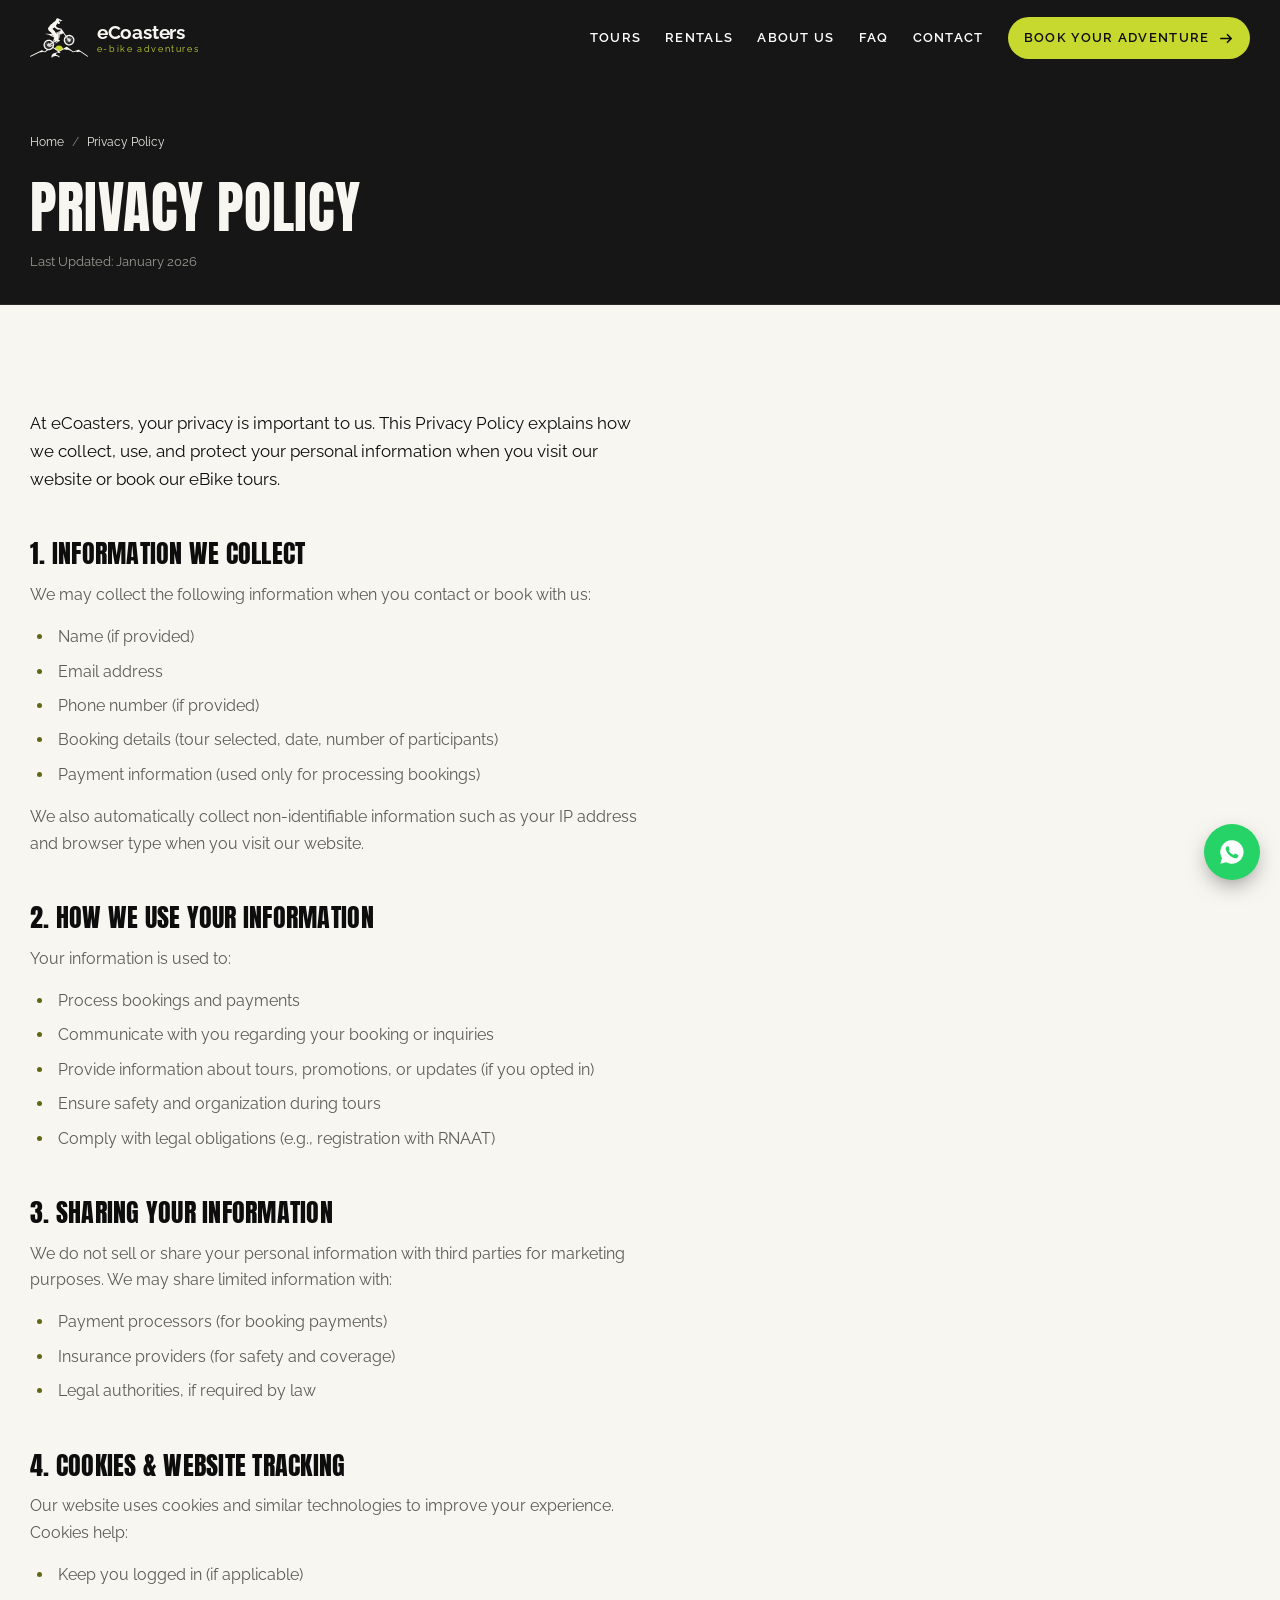
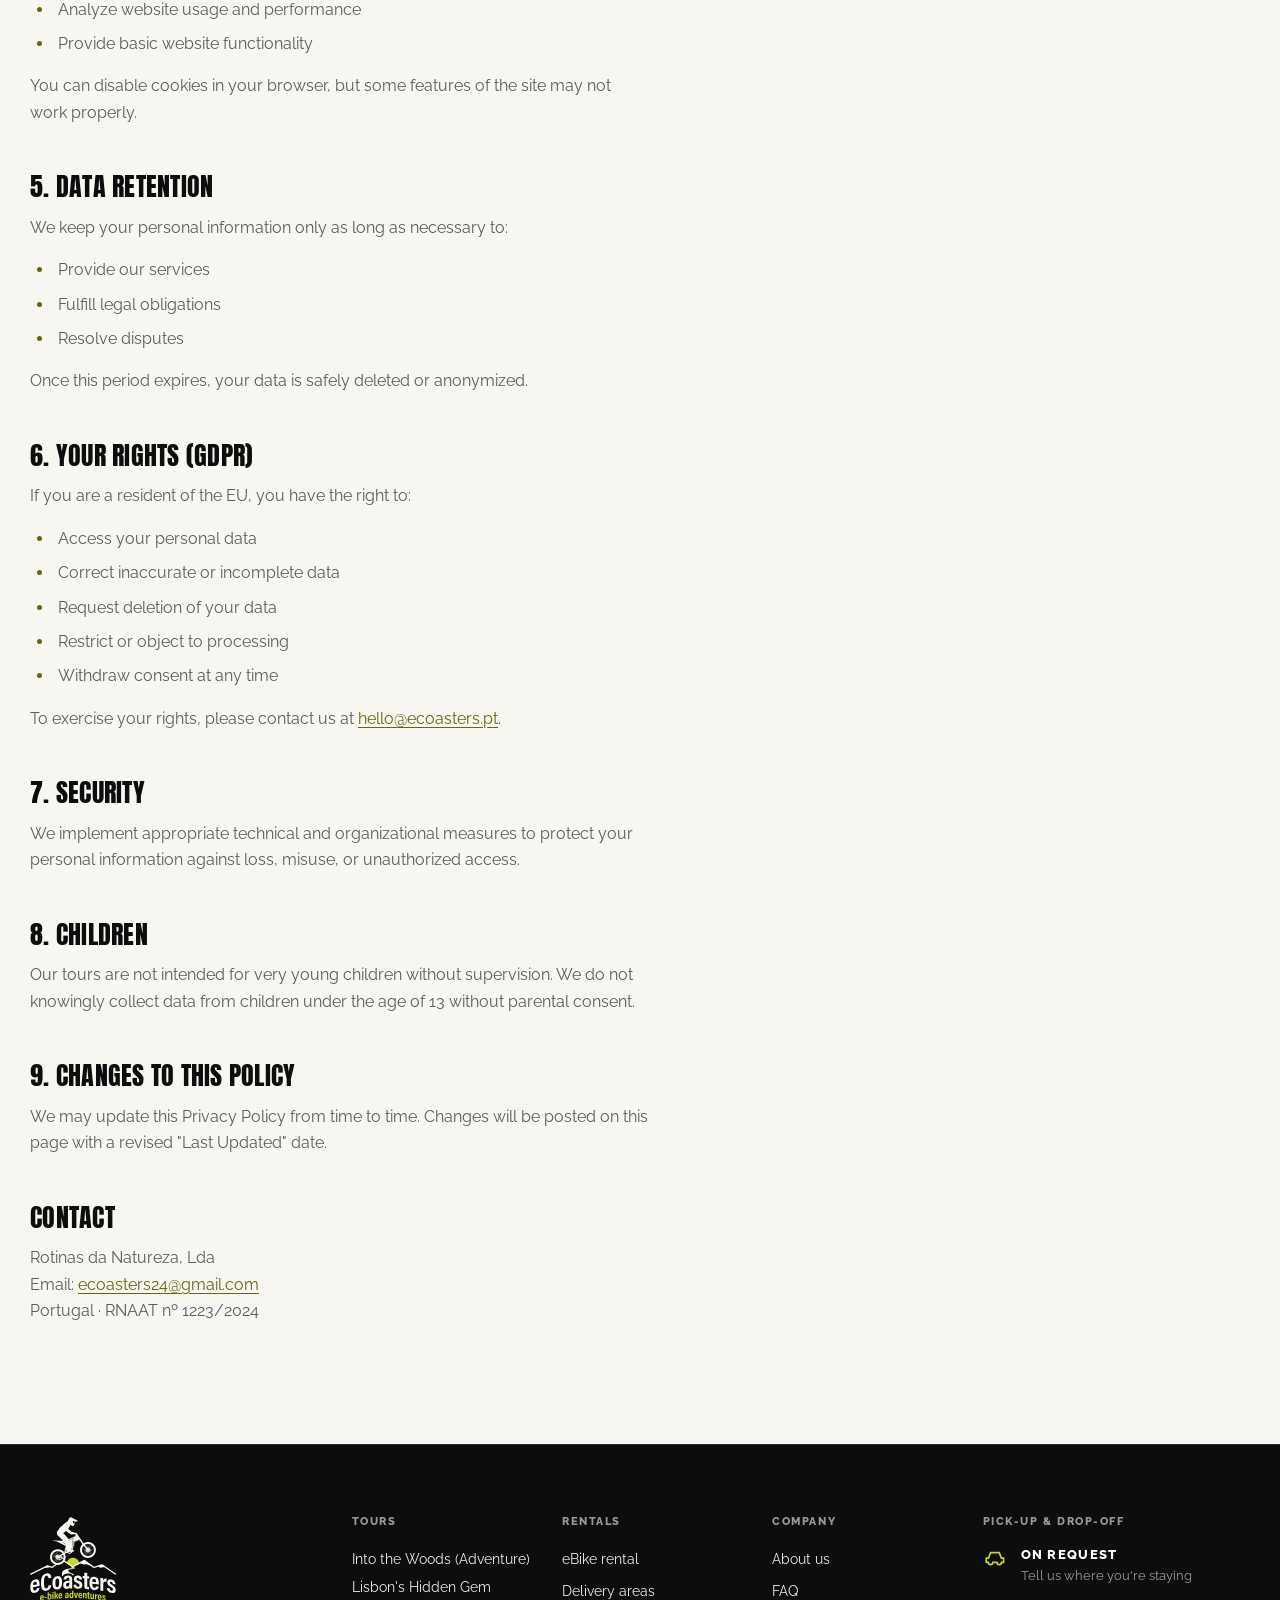
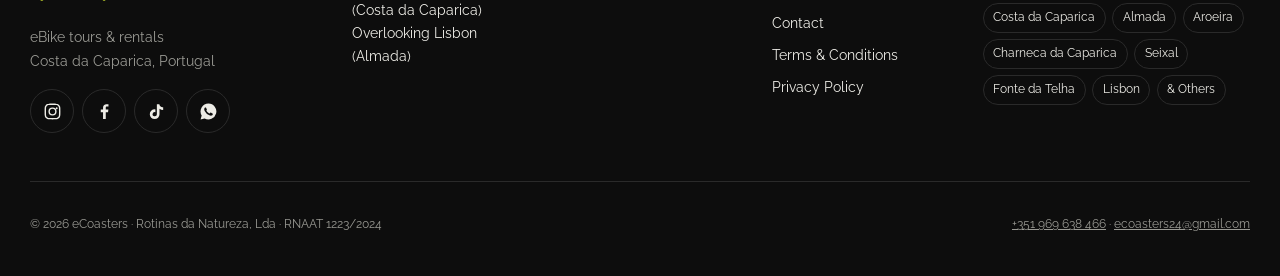
<file: privacypolicy/index.html>
<!doctype html>
<html lang="en">
<head>
<meta charset="utf-8">
<!-- Google Tag Manager -->
<script>(function(w,d,s,l,i){w[l]=w[l]||[];w[l].push({'gtm.start':
new Date().getTime(),event:'gtm.js'});var f=d.getElementsByTagName(s)[0],
j=d.createElement(s),dl=l!='dataLayer'?'&l='+l:'';j.async=true;j.src=
'https://www.googletagmanager.com/gtm.js?id='+i+dl;f.parentNode.insertBefore(j,f);
})(window,document,'script','dataLayer','GTM-5BCM5WX2');</script>
<!-- End Google Tag Manager -->
<meta name="viewport" content="width=device-width, initial-scale=1">
<title>Privacy Policy · eCoasters</title>
<meta name="description" content="How eCoasters collects, uses and protects your personal information, and your rights under the GDPR.">
<meta property="og:title" content="Privacy Policy · eCoasters">
<meta property="og:description" content="How eCoasters collects, uses and protects your personal information, and your rights under the GDPR.">
<meta property="og:type" content="website">
<meta name="theme-color" content="#0D0D0D">
<link rel="canonical" href="https://www.ecoasters.pt/privacypolicy/">
<meta name="robots" content="index, follow, max-image-preview:large">
<meta name="googlebot" content="index, follow">
<link rel="preconnect" href="https://fonts.googleapis.com">
<link rel="preconnect" href="https://fonts.gstatic.com" crossorigin>
<link rel="stylesheet" href="https://fonts.googleapis.com/css2?family=Anton&family=Raleway:wght@400;500;600;700;800&display=swap">
<link rel="stylesheet" href="/assets/styles.css?v=95">
<link rel="manifest" href="/manifest.webmanifest">

<script>
  document.documentElement.classList.add('js');
  setTimeout(function () {
    if (!window.__ecoastersReady) document.documentElement.classList.remove('js');
  }, 2500);
</script>

<script type="application/ld+json">
{
 "@context": "https://schema.org",
 "@type": "WebPage",
 "name": "Privacy Policy",
 "url": "https://www.ecoasters.pt/privacypolicy/",
 "publisher": {
  "@type": "Organization",
  "name": "eCoasters",
  "legalName": "Rotinas da Natureza, Lda"
 }
}
</script>
</head>
<body>
<!-- Google Tag Manager (noscript) -->
<noscript><iframe src="https://www.googletagmanager.com/ns.html?id=GTM-5BCM5WX2"
height="0" width="0" style="display:none;visibility:hidden"></iframe></noscript>
<!-- End Google Tag Manager (noscript) -->
<a class="skip" href="#main">Skip to main content</a>

<header class="hdr" id="hdr">
  <div class="hdr__in">
    <a class="brand" href="/#top" aria-label="eCoasters — home">
      <img class="brand__mark" src="/assets/brand/mark-lime.svg" alt="" width="308" height="212" decoding="async">
      <span class="brand__txt">
        <span class="brand__word">eCoasters</span>
        <span class="brand__sub">e-bike adventures</span>
      </span>
    </a>
    <nav class="nav" id="nav" aria-label="Primary">
      <a href="/tours/">Tours</a>
      <a href="/electric-bike-rental/">Rentals</a>
      <a href="/#about">About us</a>
      <a href="/#faq">FAQ</a>
      <a href="/#contact">Contact</a>
      <a class="btn btn--lime btn--sm" href="/#book">Book your adventure <svg class="ico-arr" viewBox="0 0 16 16" aria-hidden="true"><path d="M2 8h11M9 4l4 4-4 4"/></svg></a>
    </nav>
    <button class="burger" id="burger" aria-expanded="false" aria-controls="nav" aria-label="Open menu">
      <span></span><span></span><span></span>
    </button>
  </div>
</header>

<main id="main">

<section class="legal-head">
  <div class="wrap wrap--narrow">
    <nav class="crumbs" aria-label="Breadcrumb"><a href="/">Home</a><span>/</span>Privacy Policy</nav>
    <h1 class="legal-h">Privacy Policy</h1>
    <p class="legal-date">Last Updated: January 2026</p>
  </div>
</section>

<section class="sec sec--bone">
  <div class="wrap wrap--narrow prose legal">
    <p>At eCoasters, your privacy is important to us. This Privacy Policy explains how we collect, use, and protect your personal information when you visit our website or book our eBike tours.</p>

      <h2>1. Information We Collect</h2>
      <p>We may collect the following information when you contact or book with us:</p>
      <ul class="bullets">
        <li>Name (if provided)</li>
        <li>Email address</li>
        <li>Phone number (if provided)</li>
        <li>Booking details (tour selected, date, number of participants)</li>
        <li>Payment information (used only for processing bookings)</li>
      </ul>
      <p>We also automatically collect non-identifiable information such as your IP address and browser type when you visit our website.</p>

      <h2>2. How We Use Your Information</h2>
      <p>Your information is used to:</p>
      <ul class="bullets">
        <li>Process bookings and payments</li>
        <li>Communicate with you regarding your booking or inquiries</li>
        <li>Provide information about tours, promotions, or updates (if you opted in)</li>
        <li>Ensure safety and organization during tours</li>
        <li>Comply with legal obligations (e.g., registration with RNAAT)</li>
      </ul>

      <h2>3. Sharing Your Information</h2>
      <p>We do not sell or share your personal information with third parties for marketing purposes. We may share limited information with:</p>
      <ul class="bullets">
        <li>Payment processors (for booking payments)</li>
        <li>Insurance providers (for safety and coverage)</li>
        <li>Legal authorities, if required by law</li>
      </ul>

      <h2>4. Cookies &amp; Website Tracking</h2>
      <p>Our website uses cookies and similar technologies to improve your experience. Cookies help:</p>
      <ul class="bullets">
        <li>Keep you logged in (if applicable)</li>
        <li>Analyze website usage and performance</li>
        <li>Provide basic website functionality</li>
      </ul>
      <p>You can disable cookies in your browser, but some features of the site may not work properly.</p>

      <h2>5. Data Retention</h2>
      <p>We keep your personal information only as long as necessary to:</p>
      <ul class="bullets">
        <li>Provide our services</li>
        <li>Fulfill legal obligations</li>
        <li>Resolve disputes</li>
      </ul>
      <p>Once this period expires, your data is safely deleted or anonymized.</p>

      <h2>6. Your Rights (GDPR)</h2>
      <p>If you are a resident of the EU, you have the right to:</p>
      <ul class="bullets">
        <li>Access your personal data</li>
        <li>Correct inaccurate or incomplete data</li>
        <li>Request deletion of your data</li>
        <li>Restrict or object to processing</li>
        <li>Withdraw consent at any time</li>
      </ul>
      <p>To exercise your rights, please contact us at <a href="mailto:hello@ecoasters.pt">hello@ecoasters.pt</a>.</p>

      <h2>7. Security</h2>
      <p>We implement appropriate technical and organizational measures to protect your personal information against loss, misuse, or unauthorized access.</p>

      <h2>8. Children</h2>
      <p>Our tours are not intended for very young children without supervision. We do not knowingly collect data from children under the age of 13 without parental consent.</p>

      <h2>9. Changes to This Policy</h2>
      <p>We may update this Privacy Policy from time to time. Changes will be posted on this page with a revised "Last Updated" date.</p>


      <h2>Contact</h2>
      <p>Rotinas da Natureza, Lda<br>
         Email: <a href="mailto:ecoasters24@gmail.com">ecoasters24@gmail.com</a><br>
         Portugal &middot; RNAAT nº 1223/2024</p>
  </div>
</section>
</main>
<footer class="ft">
  <div class="wrap ft4">
    <div>
      <img class="ft__logo" src="/assets/brand/logo-full-lime.svg" alt="eCoasters" width="308" height="300" loading="lazy" decoding="async">
      <p class="ft__tag">eBike tours &amp; rentals<br>Costa da Caparica, Portugal</p>
      <div class="ft__social">
        <a href="https://www.instagram.com/ecoasters.tours" aria-label="Instagram" target="_blank" rel="noopener"><svg viewBox="0 0 24 24" aria-hidden="true"><path d="M12 2c-2.72 0-3.06.01-4.12.06-1.07.05-1.8.22-2.43.47-.66.25-1.22.6-1.77 1.15-.55.55-.9 1.11-1.15 1.77-.25.63-.42 1.36-.47 2.43C2.01 8.94 2 9.28 2 12s.01 3.06.06 4.12c.05 1.07.22 1.8.47 2.43.25.66.6 1.22 1.15 1.77.55.55 1.11.9 1.77 1.15.63.25 1.36.42 2.43.47 1.06.05 1.4.06 4.12.06s3.06-.01 4.12-.06c1.07-.05 1.8-.22 2.43-.47.66-.25 1.22-.6 1.77-1.15.55-.55.9-1.11 1.15-1.77.25-.63.42-1.36.47-2.43.05-1.06.06-1.4.06-4.12s-.01-3.06-.06-4.12c-.05-1.07-.22-1.8-.47-2.43a4.9 4.9 0 0 0-1.15-1.77 4.9 4.9 0 0 0-1.77-1.15c-.63-.25-1.36-.42-2.43-.47C15.06 2.01 14.72 2 12 2Zm0 1.8c2.68 0 3 .01 4.04.06.98.04 1.5.2 1.86.34.47.18.8.4 1.15.75.35.35.57.68.75 1.15.14.36.3.88.34 1.86.05 1.04.06 1.36.06 4.04s-.01 3-.06 4.04c-.04.98-.2 1.5-.34 1.86-.18.47-.4.8-.75 1.15-.35.35-.68.57-1.15.75-.36.14-.88.3-1.86.34-1.04.05-1.36.06-4.04.06s-3-.01-4.04-.06c-.98-.04-1.5-.2-1.86-.34a3.1 3.1 0 0 1-1.15-.75 3.1 3.1 0 0 1-.75-1.15c-.14-.36-.3-.88-.34-1.86C3.81 15 3.8 14.68 3.8 12s.01-3 .06-4.04c.04-.98.2-1.5.34-1.86.18-.47.4-.8.75-1.15.35-.35.68-.57 1.15-.75.36-.14.88-.3 1.86-.34C9 3.81 9.32 3.8 12 3.8Zm0 3.06a5.14 5.14 0 1 0 0 10.28 5.14 5.14 0 0 0 0-10.28Zm0 8.48a3.34 3.34 0 1 1 0-6.68 3.34 3.34 0 0 1 0 6.68Zm5.34-8.7a1.2 1.2 0 1 0 0 2.4 1.2 1.2 0 0 0 0-2.4Z"/></svg></a>
        <a href="https://www.facebook.com/people/ECoasters-Electric-Bike-Tours/61570017095799/?sk=about" aria-label="Facebook" target="_blank" rel="noopener"><svg viewBox="0 0 24 24" aria-hidden="true"><path d="M13.6 21.5v-8.6h2.86l.43-3.32H13.6V7.44c0-.96.27-1.62 1.65-1.62h1.76V2.85a23.6 23.6 0 0 0-2.57-.13c-2.54 0-4.28 1.55-4.28 4.4v2.45H7.29v3.32h2.87v8.6h3.44Z"/></svg></a>
        <a href="https://www.tiktok.com/@ecoasters?is_from_webapp=1&amp;sender_device=pc" aria-label="TikTok" target="_blank" rel="noopener"><svg viewBox="0 0 24 24" aria-hidden="true"><path transform="translate(-1 0)" d="M16.6 2.75c.3 1.62 1.2 2.9 2.72 3.53.66.28 1.38.42 2.1.42v3.4c-1.68 0-3.3-.52-4.62-1.5v6.82a6.14 6.14 0 1 1-6.14-6.14c.32 0 .63.02.94.07v3.5a2.7 2.7 0 1 0 1.86 2.57V2.75h3.28Z"/></svg></a>
        <a href="https://wa.me/351969638466" aria-label="WhatsApp" target="_blank" rel="noopener"><svg viewBox="0 0 24 24" aria-hidden="true"><path d="M12 2a10 10 0 0 0-8.6 15.1L2 22l5-1.3A10 10 0 1 0 12 2zm5.3 14.1c-.2.6-1.3 1.2-1.8 1.2-.5.1-1 .1-1.7-.1a11 11 0 0 1-6.4-5.6c-.5-.9-.8-1.8-.8-2.6 0-.9.5-1.4.7-1.6.2-.2.5-.3.7-.3h.5c.2 0 .4 0 .6.5l.8 2c.1.2 0 .4-.1.5l-.4.5c-.1.2-.3.3-.1.6a8 8 0 0 0 3.7 3.2c.3.1.5.1.6-.1l.7-.8c.2-.2.3-.2.6-.1l2 1c.3.1.4.2.5.3z"/></svg></a>
      </div>
    </div>

    <nav aria-label="Tours">
      <h3>Tours</h3>
      <a href="/into-the-woods/">Into the Woods (Adventure)</a>
      <a href="/lisbons-hidden-gem-ebike-tour/">Lisbon's Hidden Gem (Costa da Caparica)</a>
      <a href="/overlooking-lisbon-ebike-tour-almada/">Overlooking Lisbon (Almada)</a>
    </nav>

    <nav aria-label="Rentals">
      <h3>Rentals</h3>
      <a href="/electric-bike-rental/">eBike rental</a>
      <a href="/electric-bike-rental/#delivery">Delivery areas</a>
    </nav>

    <nav aria-label="Company">
      <h3>Company</h3>
      <a href="/#about">About us</a>
      <a href="/#faq">FAQ</a>
      <a href="/#contact">Contact</a>
      <a href="/termsandconditions/">Terms &amp; Conditions</a>
      <a href="/privacypolicy/">Privacy Policy</a>
    </nav>

    <div>
      <h3>Pick-up &amp; drop-off</h3>
      <div class="ft__pick">
        <svg viewBox="0 0 24 24" aria-hidden="true"><path d="M3 13h2l2-5h8l2 5h2v4h-2a2 2 0 1 1-4 0H9a2 2 0 1 1-4 0H3z"/></svg>
        <span><b>On request</b><span>Tell us where you're staying</span></span>
      </div>
      <ul class="ft__areas">
        <li>Costa da Caparica</li><li>Almada</li><li>Aroeira</li>
        <li>Charneca da Caparica</li><li>Seixal</li><li>Fonte da Telha</li>
        <li>Lisbon</li><li>&amp; Others</li>
      </ul>
    </div>
  </div>

  <div class="wrap ft__legal">
    <p class="num">© 2026 eCoasters · Rotinas da Natureza, Lda · RNAAT 1223/2024</p>
    <p><a href="tel:+351969638466" class="num">+351 969 638 466</a> · <a href="mailto:ecoasters24@gmail.com">ecoasters24@gmail.com</a></p>
  </div>
</footer>

<a class="wa" href="https://wa.me/351969638466" aria-label="Message us on WhatsApp"><svg viewBox="0 0 24 24" aria-hidden="true"><path d="M12 2a10 10 0 0 0-8.6 15.1L2 22l5-1.3A10 10 0 1 0 12 2zm5.3 14.1c-.2.6-1.3 1.2-1.8 1.2-.5.1-1 .1-1.7-.1a11 11 0 0 1-6.4-5.6c-.5-.9-.8-1.8-.8-2.6 0-.9.5-1.4.7-1.6.2-.2.5-.3.7-.3h.5c.2 0 .4 0 .6.5l.8 2c.1.2 0 .4-.1.5l-.4.5c-.1.2-.3.3-.1.6a8 8 0 0 0 3.7 3.2c.3.1.5.1.6-.1l.7-.8c.2-.2.3-.2.6-.1l2 1c.3.1.4.2.5.3z"/></svg></a>


<script src="/assets/main.js?v=95" defer></script>
</body>
</html>
</file>
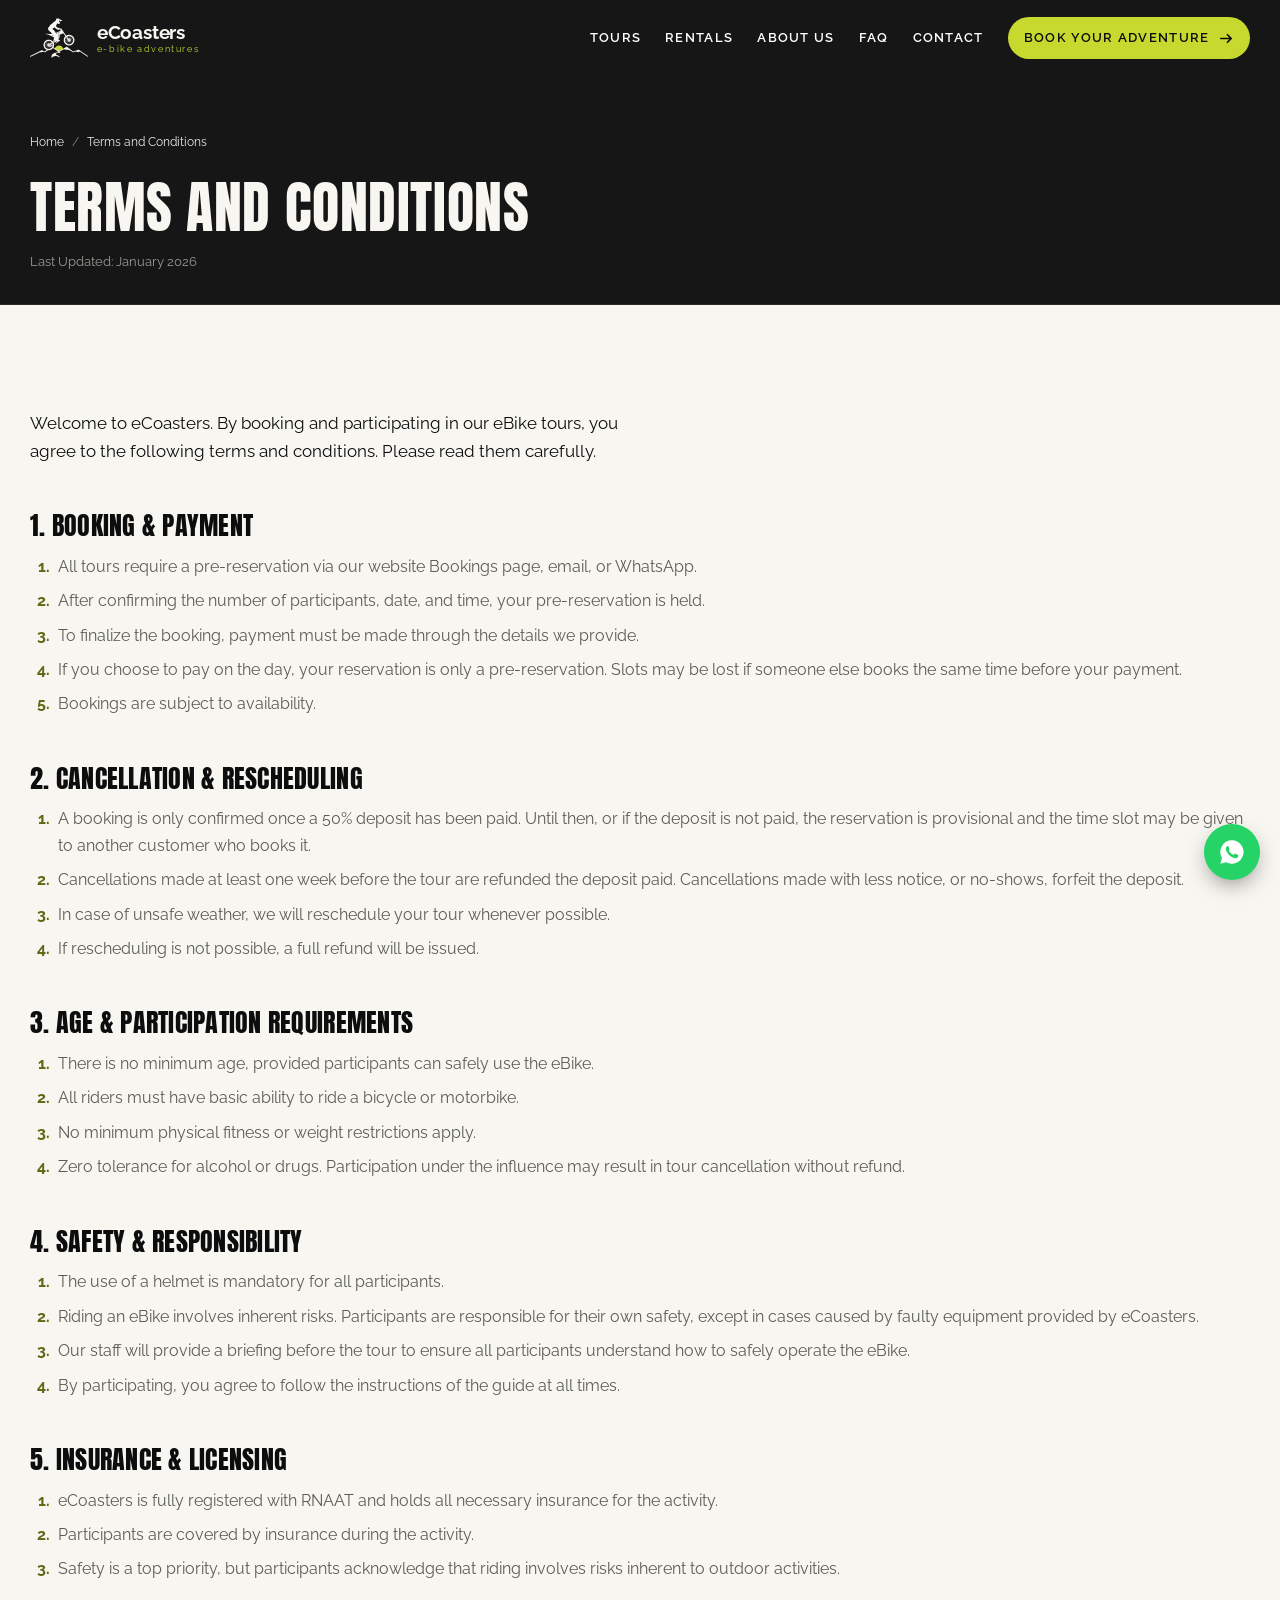
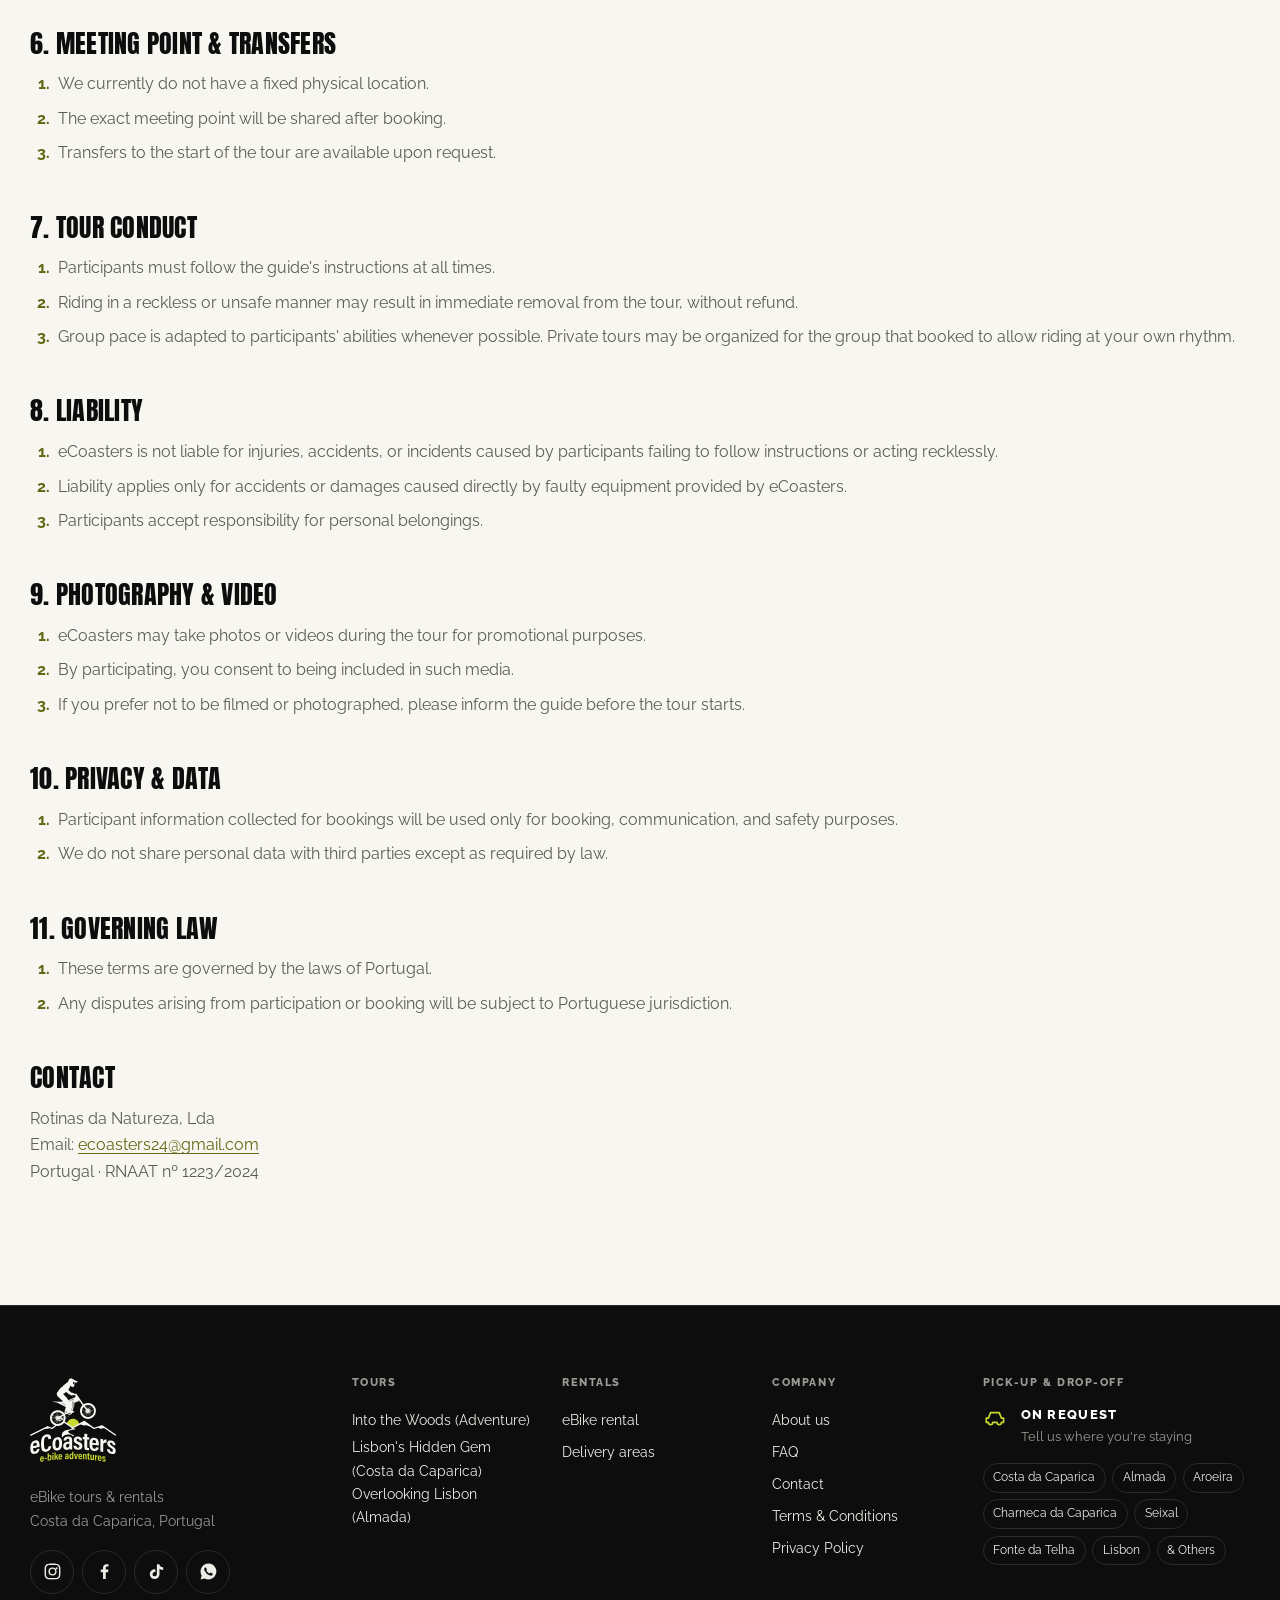
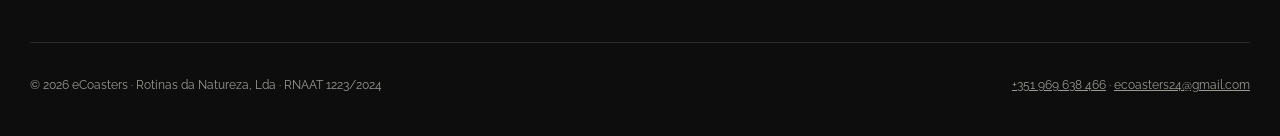
<file: termsandconditions/index.html>
<!doctype html>
<html lang="en">
<head>
<meta charset="utf-8">
<!-- Google Tag Manager -->
<script>(function(w,d,s,l,i){w[l]=w[l]||[];w[l].push({'gtm.start':
new Date().getTime(),event:'gtm.js'});var f=d.getElementsByTagName(s)[0],
j=d.createElement(s),dl=l!='dataLayer'?'&l='+l:'';j.async=true;j.src=
'https://www.googletagmanager.com/gtm.js?id='+i+dl;f.parentNode.insertBefore(j,f);
})(window,document,'script','dataLayer','GTM-5BCM5WX2');</script>
<!-- End Google Tag Manager -->
<meta name="viewport" content="width=device-width, initial-scale=1">
<title>Terms and Conditions · eCoasters</title>
<meta name="description" content="The terms and conditions for booking and participating in eCoasters eBike tours in Costa da Caparica.">
<meta property="og:title" content="Terms and Conditions · eCoasters">
<meta property="og:description" content="The terms and conditions for booking and participating in eCoasters eBike tours in Costa da Caparica.">
<meta property="og:type" content="website">
<meta name="theme-color" content="#0D0D0D">
<link rel="canonical" href="https://www.ecoasters.pt/termsandconditions/">
<meta name="robots" content="index, follow, max-image-preview:large">
<meta name="googlebot" content="index, follow">
<link rel="preconnect" href="https://fonts.googleapis.com">
<link rel="preconnect" href="https://fonts.gstatic.com" crossorigin>
<link rel="stylesheet" href="https://fonts.googleapis.com/css2?family=Anton&family=Raleway:wght@400;500;600;700;800&display=swap">
<link rel="stylesheet" href="/assets/styles.css?v=95">
<link rel="manifest" href="/manifest.webmanifest">

<script>
  document.documentElement.classList.add('js');
  setTimeout(function () {
    if (!window.__ecoastersReady) document.documentElement.classList.remove('js');
  }, 2500);
</script>

<script type="application/ld+json">
{
 "@context": "https://schema.org",
 "@type": "WebPage",
 "name": "Terms and Conditions",
 "url": "https://www.ecoasters.pt/termsandconditions/",
 "publisher": {
  "@type": "Organization",
  "name": "eCoasters",
  "legalName": "Rotinas da Natureza, Lda"
 }
}
</script>
</head>
<body>
<!-- Google Tag Manager (noscript) -->
<noscript><iframe src="https://www.googletagmanager.com/ns.html?id=GTM-5BCM5WX2"
height="0" width="0" style="display:none;visibility:hidden"></iframe></noscript>
<!-- End Google Tag Manager (noscript) -->
<a class="skip" href="#main">Skip to main content</a>

<header class="hdr" id="hdr">
  <div class="hdr__in">
    <a class="brand" href="/#top" aria-label="eCoasters — home">
      <img class="brand__mark" src="/assets/brand/mark-lime.svg" alt="" width="308" height="212" decoding="async">
      <span class="brand__txt">
        <span class="brand__word">eCoasters</span>
        <span class="brand__sub">e-bike adventures</span>
      </span>
    </a>
    <nav class="nav" id="nav" aria-label="Primary">
      <a href="/tours/">Tours</a>
      <a href="/electric-bike-rental/">Rentals</a>
      <a href="/#about">About us</a>
      <a href="/#faq">FAQ</a>
      <a href="/#contact">Contact</a>
      <a class="btn btn--lime btn--sm" href="/#book">Book your adventure <svg class="ico-arr" viewBox="0 0 16 16" aria-hidden="true"><path d="M2 8h11M9 4l4 4-4 4"/></svg></a>
    </nav>
    <button class="burger" id="burger" aria-expanded="false" aria-controls="nav" aria-label="Open menu">
      <span></span><span></span><span></span>
    </button>
  </div>
</header>

<main id="main">

<section class="legal-head">
  <div class="wrap wrap--narrow">
    <nav class="crumbs" aria-label="Breadcrumb"><a href="/">Home</a><span>/</span>Terms and Conditions</nav>
    <h1 class="legal-h">Terms and Conditions</h1>
    <p class="legal-date">Last Updated: January 2026</p>
  </div>
</section>

<section class="sec sec--bone">
  <div class="wrap wrap--narrow prose legal">
    <p>Welcome to eCoasters. By booking and participating in our eBike tours, you agree to the following terms and conditions. Please read them carefully.</p>

      <h2>1. Booking &amp; Payment</h2>
      <ol>
        <li>All tours require a pre-reservation via our website Bookings page, email, or WhatsApp.</li>
        <li>After confirming the number of participants, date, and time, your pre-reservation is held.</li>
        <li>To finalize the booking, payment must be made through the details we provide.</li>
        <li>If you choose to pay on the day, your reservation is only a pre-reservation. Slots may be lost if someone else books the same time before your payment.</li>
        <li>Bookings are subject to availability.</li>
      </ol>

      <h2>2. Cancellation &amp; Rescheduling</h2>
      <ol>
        <li>A booking is only confirmed once a 50% deposit has been paid. Until then, or if the deposit is not paid, the reservation is provisional and the time slot may be given to another customer who books it.</li>
        <li>Cancellations made at least one week before the tour are refunded the deposit paid. Cancellations made with less notice, or no-shows, forfeit the deposit.</li>
        <li>In case of unsafe weather, we will reschedule your tour whenever possible.</li>
        <li>If rescheduling is not possible, a full refund will be issued.</li>
      </ol>

      <h2>3. Age &amp; Participation Requirements</h2>
      <ol>
        <li>There is no minimum age, provided participants can safely use the eBike.</li>
        <li>All riders must have basic ability to ride a bicycle or motorbike.</li>
        <li>No minimum physical fitness or weight restrictions apply.</li>
        <li>Zero tolerance for alcohol or drugs. Participation under the influence may result in tour cancellation without refund.</li>
      </ol>

      <h2>4. Safety &amp; Responsibility</h2>
      <ol>
        <li>The use of a helmet is mandatory for all participants.</li>
        <li>Riding an eBike involves inherent risks. Participants are responsible for their own safety, except in cases caused by faulty equipment provided by eCoasters.</li>
        <li>Our staff will provide a briefing before the tour to ensure all participants understand how to safely operate the eBike.</li>
        <li>By participating, you agree to follow the instructions of the guide at all times.</li>
      </ol>

      <h2>5. Insurance &amp; Licensing</h2>
      <ol>
        <li>eCoasters is fully registered with RNAAT and holds all necessary insurance for the activity.</li>
        <li>Participants are covered by insurance during the activity.</li>
        <li>Safety is a top priority, but participants acknowledge that riding involves risks inherent to outdoor activities.</li>
      </ol>

      <h2>6. Meeting Point &amp; Transfers</h2>
      <ol>
        <li>We currently do not have a fixed physical location.</li>
        <li>The exact meeting point will be shared after booking.</li>
        <li>Transfers to the start of the tour are available upon request.</li>
      </ol>

      <h2>7. Tour Conduct</h2>
      <ol>
        <li>Participants must follow the guide's instructions at all times.</li>
        <li>Riding in a reckless or unsafe manner may result in immediate removal from the tour, without refund.</li>
        <li>Group pace is adapted to participants' abilities whenever possible. Private tours may be organized for the group that booked to allow riding at your own rhythm.</li>
      </ol>

      <h2>8. Liability</h2>
      <ol>
        <li>eCoasters is not liable for injuries, accidents, or incidents caused by participants failing to follow instructions or acting recklessly.</li>
        <li>Liability applies only for accidents or damages caused directly by faulty equipment provided by eCoasters.</li>
        <li>Participants accept responsibility for personal belongings.</li>
      </ol>

      <h2>9. Photography &amp; Video</h2>
      <ol>
        <li>eCoasters may take photos or videos during the tour for promotional purposes.</li>
        <li>By participating, you consent to being included in such media.</li>
        <li>If you prefer not to be filmed or photographed, please inform the guide before the tour starts.</li>
      </ol>

      <h2>10. Privacy &amp; Data</h2>
      <ol>
        <li>Participant information collected for bookings will be used only for booking, communication, and safety purposes.</li>
        <li>We do not share personal data with third parties except as required by law.</li>
      </ol>

      <h2>11. Governing Law</h2>
      <ol>
        <li>These terms are governed by the laws of Portugal.</li>
        <li>Any disputes arising from participation or booking will be subject to Portuguese jurisdiction.</li>
      </ol>


      <h2>Contact</h2>
      <p>Rotinas da Natureza, Lda<br>
         Email: <a href="mailto:ecoasters24@gmail.com">ecoasters24@gmail.com</a><br>
         Portugal &middot; RNAAT nº 1223/2024</p>
  </div>
</section>
</main>
<footer class="ft">
  <div class="wrap ft4">
    <div>
      <img class="ft__logo" src="/assets/brand/logo-full-lime.svg" alt="eCoasters" width="308" height="300" loading="lazy" decoding="async">
      <p class="ft__tag">eBike tours &amp; rentals<br>Costa da Caparica, Portugal</p>
      <div class="ft__social">
        <a href="https://www.instagram.com/ecoasters.tours" aria-label="Instagram" target="_blank" rel="noopener"><svg viewBox="0 0 24 24" aria-hidden="true"><path d="M12 2c-2.72 0-3.06.01-4.12.06-1.07.05-1.8.22-2.43.47-.66.25-1.22.6-1.77 1.15-.55.55-.9 1.11-1.15 1.77-.25.63-.42 1.36-.47 2.43C2.01 8.94 2 9.28 2 12s.01 3.06.06 4.12c.05 1.07.22 1.8.47 2.43.25.66.6 1.22 1.15 1.77.55.55 1.11.9 1.77 1.15.63.25 1.36.42 2.43.47 1.06.05 1.4.06 4.12.06s3.06-.01 4.12-.06c1.07-.05 1.8-.22 2.43-.47.66-.25 1.22-.6 1.77-1.15.55-.55.9-1.11 1.15-1.77.25-.63.42-1.36.47-2.43.05-1.06.06-1.4.06-4.12s-.01-3.06-.06-4.12c-.05-1.07-.22-1.8-.47-2.43a4.9 4.9 0 0 0-1.15-1.77 4.9 4.9 0 0 0-1.77-1.15c-.63-.25-1.36-.42-2.43-.47C15.06 2.01 14.72 2 12 2Zm0 1.8c2.68 0 3 .01 4.04.06.98.04 1.5.2 1.86.34.47.18.8.4 1.15.75.35.35.57.68.75 1.15.14.36.3.88.34 1.86.05 1.04.06 1.36.06 4.04s-.01 3-.06 4.04c-.04.98-.2 1.5-.34 1.86-.18.47-.4.8-.75 1.15-.35.35-.68.57-1.15.75-.36.14-.88.3-1.86.34-1.04.05-1.36.06-4.04.06s-3-.01-4.04-.06c-.98-.04-1.5-.2-1.86-.34a3.1 3.1 0 0 1-1.15-.75 3.1 3.1 0 0 1-.75-1.15c-.14-.36-.3-.88-.34-1.86C3.81 15 3.8 14.68 3.8 12s.01-3 .06-4.04c.04-.98.2-1.5.34-1.86.18-.47.4-.8.75-1.15.35-.35.68-.57 1.15-.75.36-.14.88-.3 1.86-.34C9 3.81 9.32 3.8 12 3.8Zm0 3.06a5.14 5.14 0 1 0 0 10.28 5.14 5.14 0 0 0 0-10.28Zm0 8.48a3.34 3.34 0 1 1 0-6.68 3.34 3.34 0 0 1 0 6.68Zm5.34-8.7a1.2 1.2 0 1 0 0 2.4 1.2 1.2 0 0 0 0-2.4Z"/></svg></a>
        <a href="https://www.facebook.com/people/ECoasters-Electric-Bike-Tours/61570017095799/?sk=about" aria-label="Facebook" target="_blank" rel="noopener"><svg viewBox="0 0 24 24" aria-hidden="true"><path d="M13.6 21.5v-8.6h2.86l.43-3.32H13.6V7.44c0-.96.27-1.62 1.65-1.62h1.76V2.85a23.6 23.6 0 0 0-2.57-.13c-2.54 0-4.28 1.55-4.28 4.4v2.45H7.29v3.32h2.87v8.6h3.44Z"/></svg></a>
        <a href="https://www.tiktok.com/@ecoasters?is_from_webapp=1&amp;sender_device=pc" aria-label="TikTok" target="_blank" rel="noopener"><svg viewBox="0 0 24 24" aria-hidden="true"><path transform="translate(-1 0)" d="M16.6 2.75c.3 1.62 1.2 2.9 2.72 3.53.66.28 1.38.42 2.1.42v3.4c-1.68 0-3.3-.52-4.62-1.5v6.82a6.14 6.14 0 1 1-6.14-6.14c.32 0 .63.02.94.07v3.5a2.7 2.7 0 1 0 1.86 2.57V2.75h3.28Z"/></svg></a>
        <a href="https://wa.me/351969638466" aria-label="WhatsApp" target="_blank" rel="noopener"><svg viewBox="0 0 24 24" aria-hidden="true"><path d="M12 2a10 10 0 0 0-8.6 15.1L2 22l5-1.3A10 10 0 1 0 12 2zm5.3 14.1c-.2.6-1.3 1.2-1.8 1.2-.5.1-1 .1-1.7-.1a11 11 0 0 1-6.4-5.6c-.5-.9-.8-1.8-.8-2.6 0-.9.5-1.4.7-1.6.2-.2.5-.3.7-.3h.5c.2 0 .4 0 .6.5l.8 2c.1.2 0 .4-.1.5l-.4.5c-.1.2-.3.3-.1.6a8 8 0 0 0 3.7 3.2c.3.1.5.1.6-.1l.7-.8c.2-.2.3-.2.6-.1l2 1c.3.1.4.2.5.3z"/></svg></a>
      </div>
    </div>

    <nav aria-label="Tours">
      <h3>Tours</h3>
      <a href="/into-the-woods/">Into the Woods (Adventure)</a>
      <a href="/lisbons-hidden-gem-ebike-tour/">Lisbon's Hidden Gem (Costa da Caparica)</a>
      <a href="/overlooking-lisbon-ebike-tour-almada/">Overlooking Lisbon (Almada)</a>
    </nav>

    <nav aria-label="Rentals">
      <h3>Rentals</h3>
      <a href="/electric-bike-rental/">eBike rental</a>
      <a href="/electric-bike-rental/#delivery">Delivery areas</a>
    </nav>

    <nav aria-label="Company">
      <h3>Company</h3>
      <a href="/#about">About us</a>
      <a href="/#faq">FAQ</a>
      <a href="/#contact">Contact</a>
      <a href="/termsandconditions/">Terms &amp; Conditions</a>
      <a href="/privacypolicy/">Privacy Policy</a>
    </nav>

    <div>
      <h3>Pick-up &amp; drop-off</h3>
      <div class="ft__pick">
        <svg viewBox="0 0 24 24" aria-hidden="true"><path d="M3 13h2l2-5h8l2 5h2v4h-2a2 2 0 1 1-4 0H9a2 2 0 1 1-4 0H3z"/></svg>
        <span><b>On request</b><span>Tell us where you're staying</span></span>
      </div>
      <ul class="ft__areas">
        <li>Costa da Caparica</li><li>Almada</li><li>Aroeira</li>
        <li>Charneca da Caparica</li><li>Seixal</li><li>Fonte da Telha</li>
        <li>Lisbon</li><li>&amp; Others</li>
      </ul>
    </div>
  </div>

  <div class="wrap ft__legal">
    <p class="num">© 2026 eCoasters · Rotinas da Natureza, Lda · RNAAT 1223/2024</p>
    <p><a href="tel:+351969638466" class="num">+351 969 638 466</a> · <a href="mailto:ecoasters24@gmail.com">ecoasters24@gmail.com</a></p>
  </div>
</footer>

<a class="wa" href="https://wa.me/351969638466" aria-label="Message us on WhatsApp"><svg viewBox="0 0 24 24" aria-hidden="true"><path d="M12 2a10 10 0 0 0-8.6 15.1L2 22l5-1.3A10 10 0 1 0 12 2zm5.3 14.1c-.2.6-1.3 1.2-1.8 1.2-.5.1-1 .1-1.7-.1a11 11 0 0 1-6.4-5.6c-.5-.9-.8-1.8-.8-2.6 0-.9.5-1.4.7-1.6.2-.2.5-.3.7-.3h.5c.2 0 .4 0 .6.5l.8 2c.1.2 0 .4-.1.5l-.4.5c-.1.2-.3.3-.1.6a8 8 0 0 0 3.7 3.2c.3.1.5.1.6-.1l.7-.8c.2-.2.3-.2.6-.1l2 1c.3.1.4.2.5.3z"/></svg></a>


<script src="/assets/main.js?v=95" defer></script>
</body>
</html>
</file>
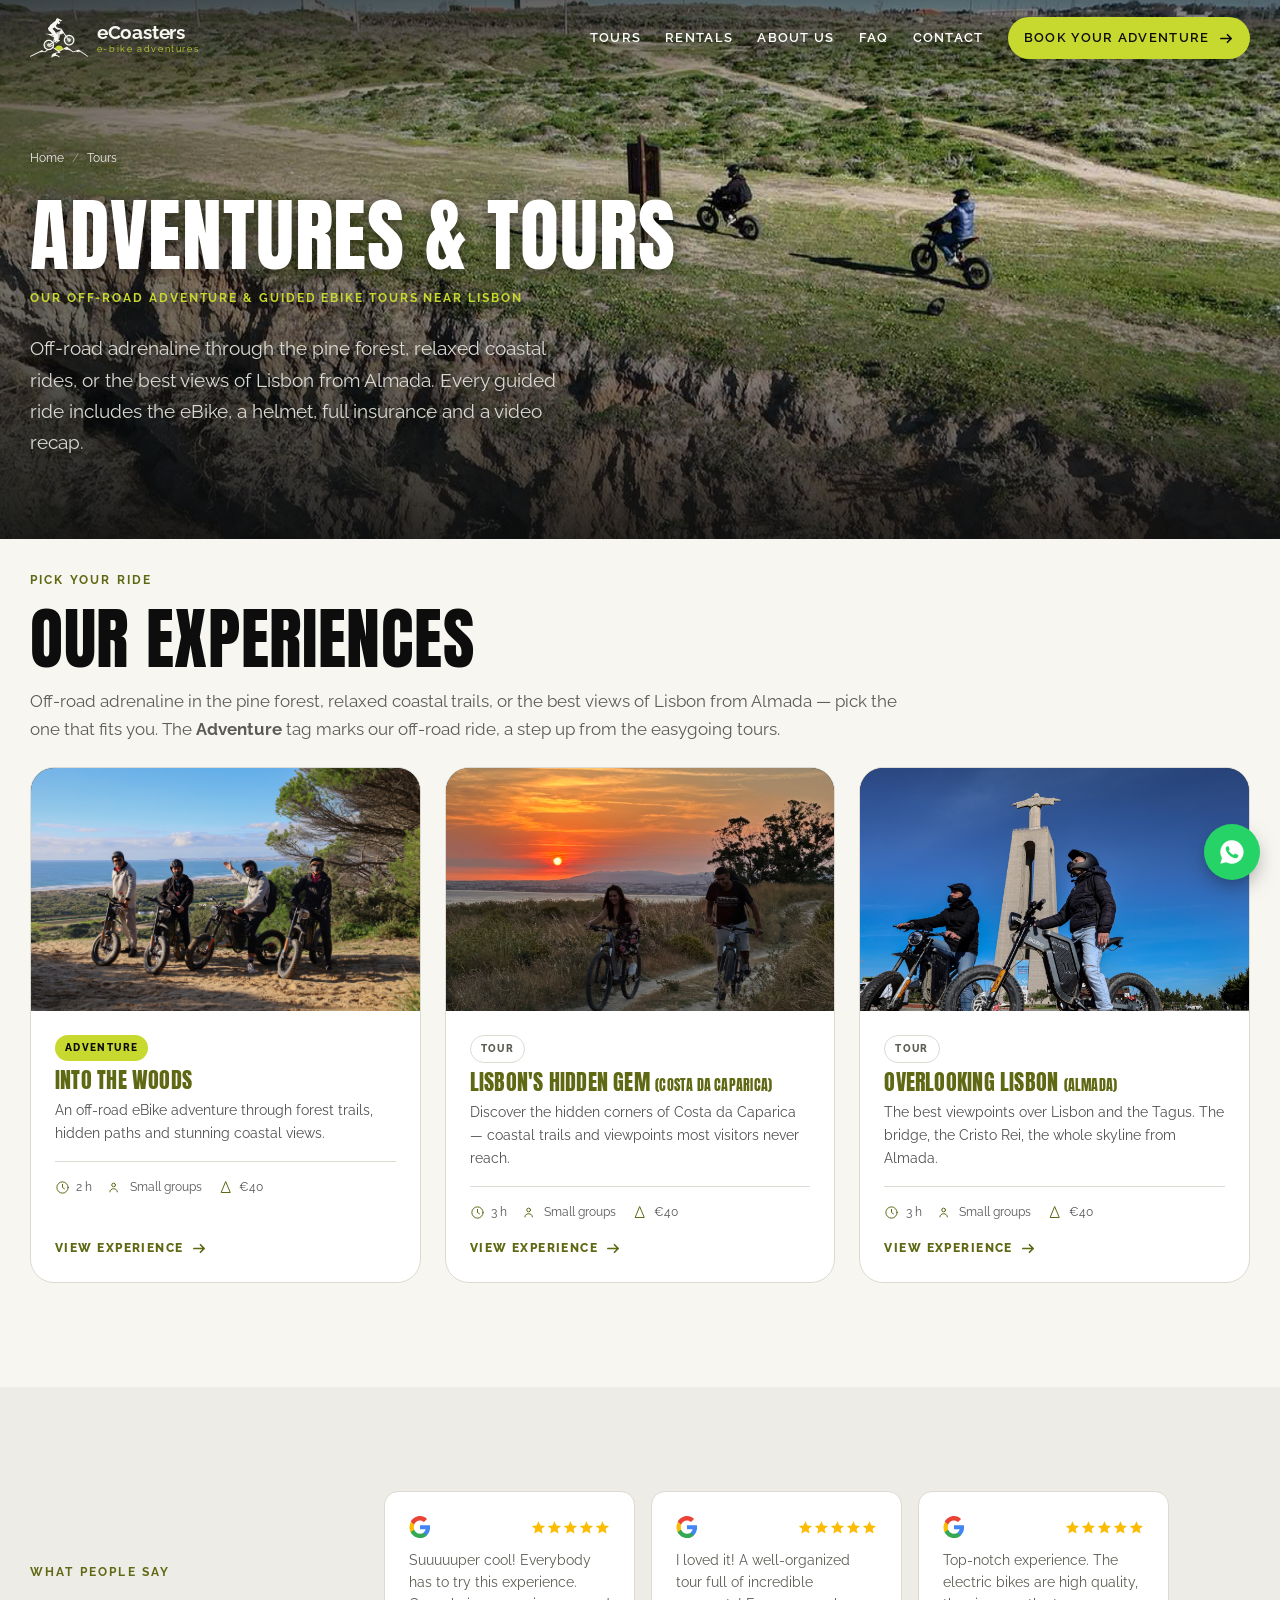
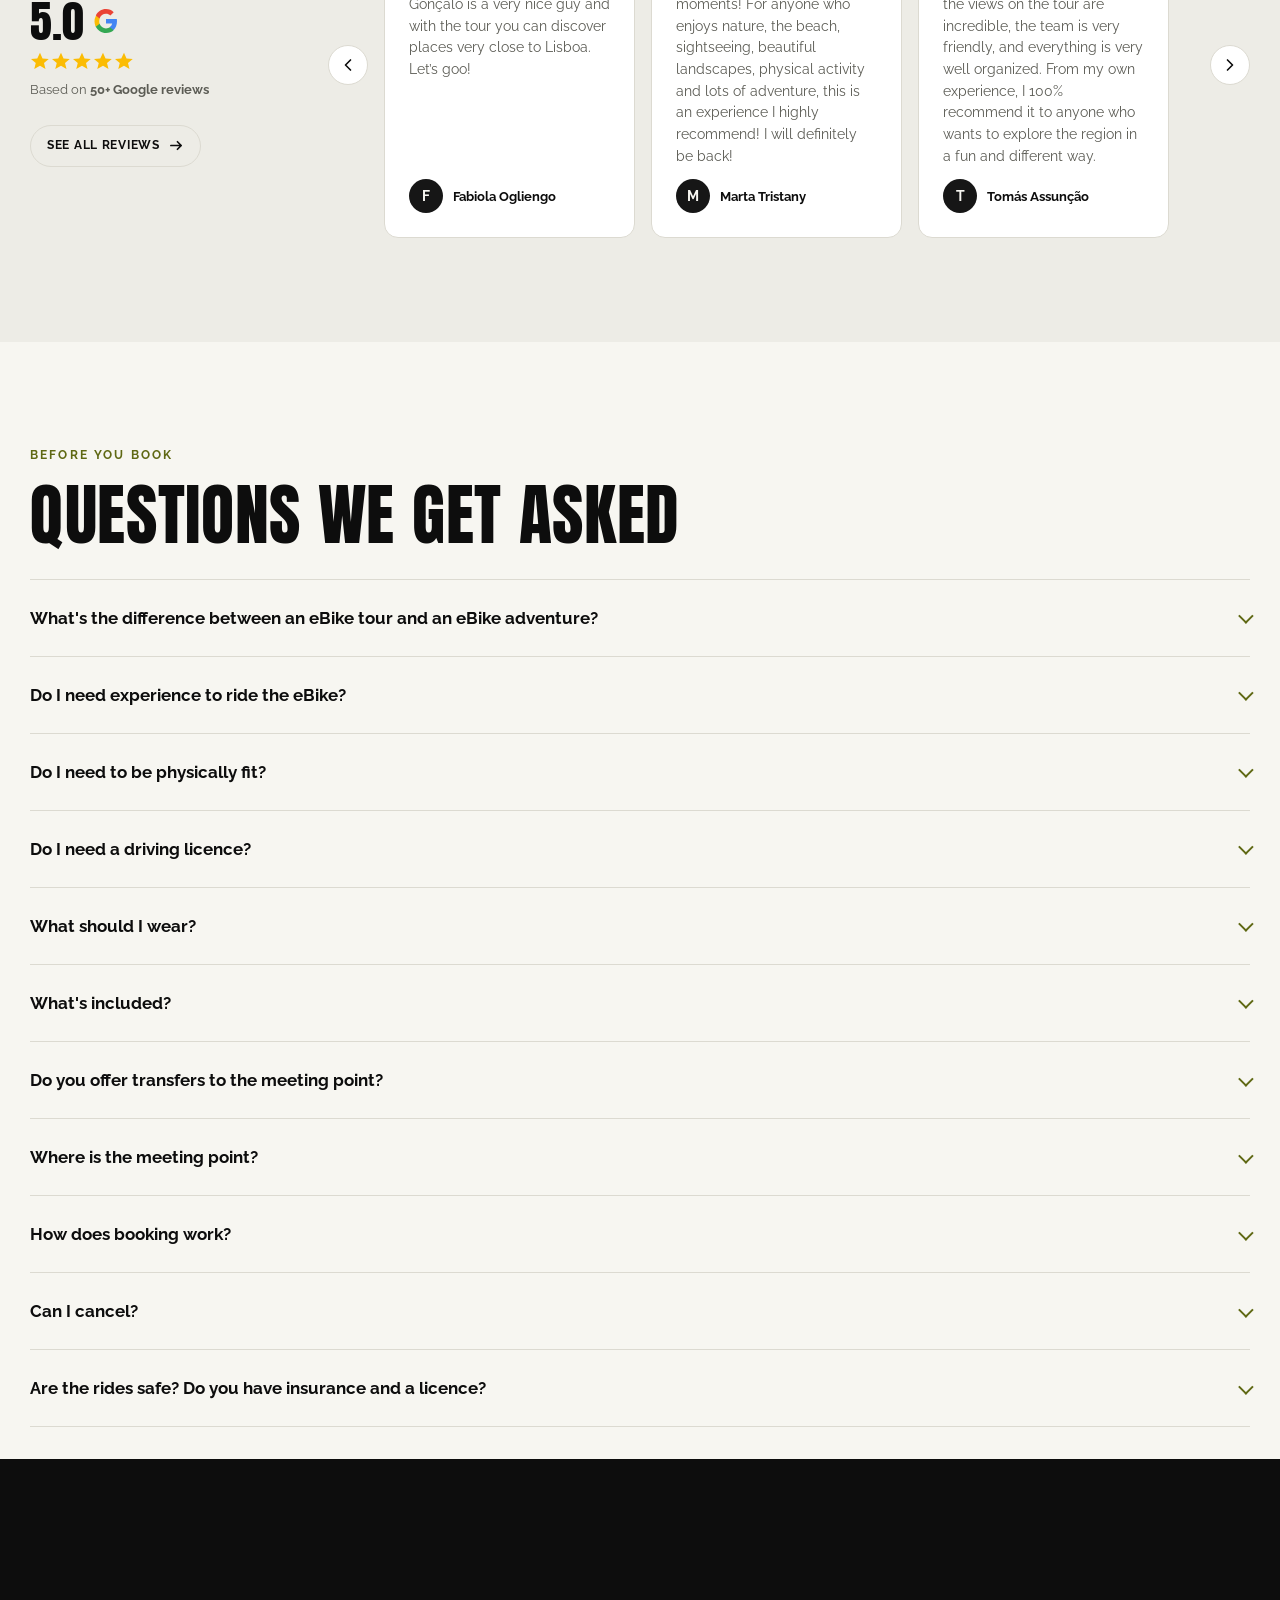
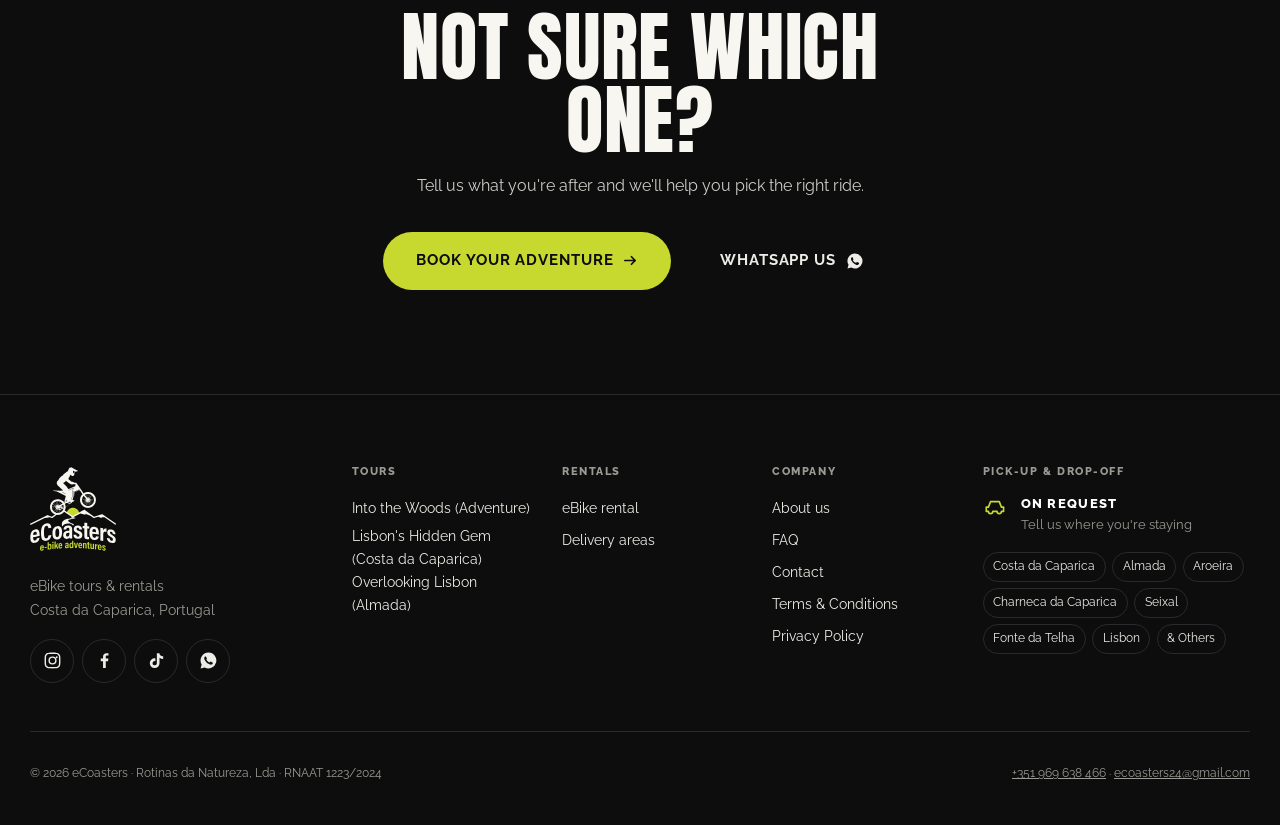
<file: tours/index.html>
<!doctype html>
<html lang="en">
<head>
<meta charset="utf-8">
<!-- Google Tag Manager -->
<script>(function(w,d,s,l,i){w[l]=w[l]||[];w[l].push({'gtm.start':
new Date().getTime(),event:'gtm.js'});var f=d.getElementsByTagName(s)[0],
j=d.createElement(s),dl=l!='dataLayer'?'&l='+l:'';j.async=true;j.src=
'https://www.googletagmanager.com/gtm.js?id='+i+dl;f.parentNode.insertBefore(j,f);
})(window,document,'script','dataLayer','GTM-5BCM5WX2');</script>
<!-- End Google Tag Manager -->
<meta name="viewport" content="width=device-width, initial-scale=1">
<title>eBike Tours near Lisbon — Our Adventures · eCoasters</title>
<meta name="description" content="Choose your guided eBike tour near Lisbon — off-road through Costa da Caparica, relaxed coastal trails, or the Cristo Rei &amp; Lisbon views from Almada. Small groups, insurance &amp; video recap included.">
<link rel="canonical" href="https://www.ecoasters.pt/tours/">
<meta name="robots" content="index, follow, max-image-preview:large">

<meta property="og:type" content="website">
<meta property="og:site_name" content="eCoasters">
<meta property="og:locale" content="en_GB">
<meta property="og:url" content="https://www.ecoasters.pt/tours/">
<meta property="og:title" content="eBike Tours near Lisbon — Our Adventures · eCoasters">
<meta property="og:description" content="Off-road, coastal or Cristo Rei &amp; Lisbon views. Small-group guided eBike tours 15 minutes from Lisbon.">
<meta property="og:image" content="https://www.ecoasters.pt/assets/img/ovl-1.jpg">
<meta property="og:image:alt" content="Two eBikes on the Almada waterfront with the Lisbon skyline across the Tagus">
<meta name="twitter:card" content="summary_large_image">
<meta name="twitter:title" content="eBike Tours near Lisbon — Our Adventures · eCoasters">
<meta name="twitter:description" content="Off-road, coastal or Cristo Rei &amp; Lisbon views. Small-group guided eBike tours 15 minutes from Lisbon.">
<meta name="twitter:image" content="https://www.ecoasters.pt/assets/img/ovl-1.jpg">

<meta name="theme-color" content="#0D0D0D">
<link rel="icon" href="/assets/brand/mark-lime.svg" type="image/svg+xml">
<link rel="apple-touch-icon" href="/assets/brand/mark-lime.svg">

<link rel="preconnect" href="https://fonts.googleapis.com">
<link rel="preconnect" href="https://fonts.gstatic.com" crossorigin>
<link rel="stylesheet" href="https://fonts.googleapis.com/css2?family=Anton&family=Raleway:wght@400;500;600;700;800&display=swap">
<link rel="stylesheet" href="/assets/styles.css?v=95">
<link rel="manifest" href="/manifest.webmanifest">

<script>
  document.documentElement.classList.add('js');
  setTimeout(function () {
    if (!window.__ecoastersReady) document.documentElement.classList.remove('js');
  }, 2500);
</script>

<script type="application/ld+json">
{"@context":"https://schema.org","@graph":[
 {"@type":["LocalBusiness","TouristInformationCenter"],"@id":"https://www.ecoasters.pt/#org",
  "name":"eCoasters","legalName":"Rotinas da Natureza, Lda","url":"https://www.ecoasters.pt/",
  "telephone":"+351969638466","email":"ecoasters24@gmail.com",
  "image":"https://www.ecoasters.pt/assets/img/hg-hero.jpg",
  "logo":"https://www.ecoasters.pt/assets/brand/logo-full-lime.svg",
  "priceRange":"€€","currenciesAccepted":"EUR","slogan":"Ride more. Explore more. Feel everything.",
  "description":"Guided electric bike tours and all-terrain eBike rentals in Costa da Caparica and Almada, 15 minutes from Lisbon. RNAAT 1223/2024.",
  "address":{"@type":"PostalAddress","addressLocality":"Costa da Caparica","addressRegion":"Almada","postalCode":"2825","addressCountry":"PT"},
  "geo":{"@type":"GeoCoordinates","latitude":"38.6446","longitude":"-9.2337"},
  "areaServed":[{"@type":"Place","name":"Costa da Caparica"},{"@type":"Place","name":"Almada"},{"@type":"Place","name":"Aroeira"},{"@type":"Place","name":"Charneca da Caparica"},{"@type":"Place","name":"Fonte da Telha"},{"@type":"Place","name":"Trafaria"},{"@type":"Place","name":"Pragal"},{"@type":"Place","name":"Seixal"},{"@type":"Place","name":"Lisbon"}],
  "knowsLanguage":["pt","en","es"],
  "sameAs":["https://www.instagram.com/ecoasters.tours","https://www.facebook.com/people/ECoasters-Electric-Bike-Tours/61570017095799/","https://www.tiktok.com/@ecoasters","https://share.google/gUtsCcXPfASTYaQZ6"],
  "aggregateRating":{"@type":"AggregateRating","ratingValue":"5.0","reviewCount":"50","bestRating":"5","worstRating":"1"}},
 {"@type":"CollectionPage","@id":"https://www.ecoasters.pt/tours/#page","url":"https://www.ecoasters.pt/tours/",
  "name":"Our adventures — guided eBike tours near Lisbon","isPartOf":{"@id":"https://www.ecoasters.pt/#org"}},
 {"@type":"ItemList","name":"eBike tours","itemListElement":[
   {"@type":"ListItem","position":1,"name":"Into the Woods — off-road eBike adventure near Lisbon","url":"https://www.ecoasters.pt/into-the-woods/"},
   {"@type":"ListItem","position":2,"name":"Lisbon's Hidden Gem — coastal eBike tour in Costa da Caparica","url":"https://www.ecoasters.pt/lisbons-hidden-gem-ebike-tour/"},
   {"@type":"ListItem","position":3,"name":"Overlooking Lisbon — scenic eBike tour in Almada","url":"https://www.ecoasters.pt/overlooking-lisbon-ebike-tour-almada/"}]},
 {"@type":"FAQPage","@id":"https://www.ecoasters.pt/tours/#faq","mainEntity":[
   {"@type":"Question","name":"What's the difference between an eBike tour and an eBike adventure?","acceptedAnswer":{"@type":"Answer","text":"An adventure — our Into the Woods — is the off-road, higher-energy ride: the all-terrain eBikes are a little heavier and ask for some confidence and comfort on two wheels. Our tours — Lisbon's Hidden Gem and Overlooking Lisbon — are relaxed and scenic, and easy to enjoy even if you're a first-time rider, since the electric assist does the work and you ride at your own pace."}},
   {"@type":"Question","name":"Do I need experience to ride the eBike?","acceptedAnswer":{"@type":"Answer","text":"Some riding experience or basic confidence on a bicycle helps, and the level varies by route. Every ride starts with a briefing and we adapt the pace to you. If you're after an easier ride, both Lisbon's Hidden Gem and Overlooking Lisbon are gentle, accessible tours — easy even for first-timers."}},
   {"@type":"Question","name":"Do I need to be physically fit?","acceptedAnswer":{"@type":"Answer","text":"No. The electric assistance does the hard work — how much effort you put in is up to you."}},
   {"@type":"Question","name":"Do I need a driving licence?","acceptedAnswer":{"@type":"Answer","text":"No licence is required. The bikes are easy to operate and we brief you before setting off."}},
   {"@type":"Question","name":"What's included?","acceptedAnswer":{"@type":"Answer","text":"The eBike, a helmet, your guide, full insurance, and a video recap of your adventure."}},
   {"@type":"Question","name":"Where is the meeting point?","acceptedAnswer":{"@type":"Answer","text":"We're located in the surroundings of Costa da Caparica — a green, scenic spot where we gear up and set off together. Prefer a pick-up? Just tell us your pick-up point in your booking message; otherwise we'll share the exact meeting point with you."}},
   {"@type":"Question","name":"How does booking work?","acceptedAnswer":{"@type":"Answer","text":"After you get in touch with your reservation details, a booking is only confirmed once you've paid 50% of the price. Until then — or if you'd rather not pay the deposit upfront — you have a pre-reservation only, and if someone else books the same time slot, they take priority."}},
   {"@type":"Question","name":"Can I cancel?","acceptedAnswer":{"@type":"Answer","text":"Yes. If you cancel at least one week before the ride, we refund the amount you paid in advance."}},
   {"@type":"Question","name":"Are the rides safe? Do you have insurance and a licence?","acceptedAnswer":{"@type":"Answer","text":"Yes. We carry all the necessary insurance and we're registered with the RNAAT (nº 1223/2024), the Portuguese register for nature tourism operators."}}]},
 {"@type":"BreadcrumbList","itemListElement":[
   {"@type":"ListItem","position":1,"name":"Home","item":"https://www.ecoasters.pt/"},
   {"@type":"ListItem","position":2,"name":"Tours","item":"https://www.ecoasters.pt/tours/"}]}
]}
</script>
</head>
<body>
<!-- Google Tag Manager (noscript) -->
<noscript><iframe src="https://www.googletagmanager.com/ns.html?id=GTM-5BCM5WX2"
height="0" width="0" style="display:none;visibility:hidden"></iframe></noscript>
<!-- End Google Tag Manager (noscript) -->
<a class="skip" href="#main">Skip to main content</a>

<!-- ══ HEADER ══════════════════════════════════════════ -->
<header class="hdr" id="hdr">
  <div class="hdr__in">
    <a class="brand" href="/#top" aria-label="eCoasters — home">
      <img class="brand__mark" src="/assets/brand/mark-lime.svg" alt="" width="308" height="212" decoding="async">
      <span class="brand__txt">
        <span class="brand__word">eCoasters</span>
        <span class="brand__sub">e-bike adventures</span>
      </span>
    </a>
    <nav class="nav" id="nav" aria-label="Primary">
      <a href="/tours/">Tours</a>
      <a href="/electric-bike-rental/">Rentals</a>
      <a href="/#about">About us</a>
      <a href="/#faq">FAQ</a>
      <a href="/#contact">Contact</a>
      <a class="btn btn--lime btn--sm" href="/#book">Book your adventure <svg class="ico-arr" viewBox="0 0 16 16" aria-hidden="true"><path d="M2 8h11M9 4l4 4-4 4"/></svg></a>
    </nav>
    <button class="burger" id="burger" aria-expanded="false" aria-controls="nav" aria-label="Open menu">
      <span></span><span></span><span></span>
    </button>
  </div>
</header>

<main id="main">

<!-- ══ HERO ════════════════════════════════════════════ -->
<section class="phero phero--tours">
  <div class="phero__media media" style="--photo:url('/assets/img/hero-poster.jpg'); background-position:center 32%" role="img"
       aria-label="Two riders on eBikes on the clifftop plateau above the Atlantic coast at Costa da Caparica"></div>
  <div class="phero__scrim" aria-hidden="true"></div>
  <div class="phero__in wrap">
    <nav class="crumbs" aria-label="Breadcrumb"><a href="/">Home</a><span>/</span>Tours</nav>
    <h1 class="phero__h">Adventures &amp; tours</h1>
    <p class="phero__tag">Our off-road adventure &amp; guided eBike tours near Lisbon</p>
    <p class="hero__p">Off-road adrenaline through the pine forest, relaxed coastal rides, or the best
      views of Lisbon from Almada. Every guided ride includes the eBike, a helmet, full insurance
      and a video recap.</p>
  </div>
</section>

<!-- ══ OUR EXPERIENCES (adventure + tours) ═════════════ -->
<section class="sec sec--bone" style="padding-top:var(--s4)">
  <div class="wrap">
    <header class="reveal" id="tours" style="margin-bottom:var(--s3)">
      <p class="eyebrow eyebrow--lime">Pick your ride</p>
      <h2 class="sec__h">Our experiences</h2>
      <p class="sec__lede">Off-road adrenaline in the pine forest, relaxed coastal trails, or the best
        views of Lisbon from Almada — pick the one that fits you. The <strong>Adventure</strong> tag marks
        our off-road ride, a step up from the easygoing tours.</p>
    </header>
    <div class="adv adv--stacked">

      <a class="adv__c reveal" href="/into-the-woods/" style="--d:0ms">
        <div class="adv__media media" style="--photo:url('/assets/img/woods-hero.jpg'); background-position:center" aria-hidden="true"></div>
        <div class="adv__b">
          <span class="adv__badge adv__badge--adv">Adventure</span>
          <h3 class="adv__h">Into the Woods</h3>
          <p class="adv__d">An off-road eBike adventure through forest trails, hidden paths and
            stunning coastal views.</p>
          <ul class="adv__meta">
            <li><svg viewBox="0 0 24 24" aria-hidden="true"><circle cx="12" cy="12" r="9"/><path d="M12 7v5l3 2"/></svg>2 h</li>
            <li><svg viewBox="0 0 24 24" aria-hidden="true"><circle cx="9" cy="8" r="3"/><path d="M3 19c0-3 2.7-5 6-5s6 2 6 5"/></svg>Small groups</li>
            <li><svg viewBox="0 0 24 24" aria-hidden="true"><path d="M12 3 5 20h14z"/></svg>€40</li>
          </ul>
          <span class="adv__go">View experience <svg class="ico-arr" viewBox="0 0 16 16" aria-hidden="true"><path d="M2 8h11M9 4l4 4-4 4"/></svg></span>
        </div>
      </a>

      <a class="adv__c reveal" href="/lisbons-hidden-gem-ebike-tour/" style="--d:80ms">
        <div class="adv__media media" style="--photo:url('/assets/img/hg-hero.jpg'); background-position:center" aria-hidden="true"></div>
        <div class="adv__b">
          <span class="adv__badge adv__badge--tour">Tour</span>
          <h3 class="adv__h">Lisbon's Hidden Gem <span class="adv__loc">(Costa da Caparica)</span></h3>
          <p class="adv__d">Discover the hidden corners of Costa da Caparica — coastal trails and
            viewpoints most visitors never reach.</p>
          <ul class="adv__meta">
            <li><svg viewBox="0 0 24 24" aria-hidden="true"><circle cx="12" cy="12" r="9"/><path d="M12 7v5l3 2"/></svg>3 h</li>
            <li><svg viewBox="0 0 24 24" aria-hidden="true"><circle cx="9" cy="8" r="3"/><path d="M3 19c0-3 2.7-5 6-5s6 2 6 5"/></svg>Small groups</li>
            <li><svg viewBox="0 0 24 24" aria-hidden="true"><path d="M12 3 5 20h14z"/></svg>€40</li>
          </ul>
          <span class="adv__go">View experience <svg class="ico-arr" viewBox="0 0 16 16" aria-hidden="true"><path d="M2 8h11M9 4l4 4-4 4"/></svg></span>
        </div>
      </a>

      <a class="adv__c reveal" href="/overlooking-lisbon-ebike-tour-almada/" style="--d:160ms">
        <div class="adv__media media" style="--photo:url('/assets/img/tour-overlooking.jpg');background-position:72% center" aria-hidden="true"></div>
        <div class="adv__b">
          <span class="adv__badge adv__badge--tour">Tour</span>
          <h3 class="adv__h">Overlooking Lisbon <span class="adv__loc">(Almada)</span></h3>
          <p class="adv__d">The best viewpoints over Lisbon and the Tagus. The bridge, the Cristo Rei,
            the whole skyline from Almada.</p>
          <ul class="adv__meta">
            <li><svg viewBox="0 0 24 24" aria-hidden="true"><circle cx="12" cy="12" r="9"/><path d="M12 7v5l3 2"/></svg>3 h</li>
            <li><svg viewBox="0 0 24 24" aria-hidden="true"><circle cx="9" cy="8" r="3"/><path d="M3 19c0-3 2.7-5 6-5s6 2 6 5"/></svg>Small groups</li>
            <li><svg viewBox="0 0 24 24" aria-hidden="true"><path d="M12 3 5 20h14z"/></svg>€40</li>
          </ul>
          <span class="adv__go">View experience <svg class="ico-arr" viewBox="0 0 16 16" aria-hidden="true"><path d="M2 8h11M9 4l4 4-4 4"/></svg></span>
        </div>
      </a>

    </div>
  </div>
</section>

<!-- ══ REVIEWS ═════════════════════════════════════════ -->
<section class="sec sec--sand" id="reviews">
  <div class="wrap rev2 reveal">

    <div class="rev2__sum">
      <p class="eyebrow">What people say</p>
      <div class="rev2__score">
        <span class="rev2__n num">5.0</span>
        <svg class="glogo" viewBox="0 0 24 24" aria-hidden="true" style="width:24px;height:24px"><path fill="#4285F4" d="M23 12.3c0-.8-.1-1.6-.2-2.3H12v4.5h6.2a5.3 5.3 0 0 1-2.3 3.5v2.9h3.7C21.8 18.9 23 15.9 23 12.3z"/><path fill="#34A853" d="M12 24c3.1 0 5.7-1 7.6-2.8l-3.7-2.9c-1 .7-2.3 1.1-3.9 1.1-3 0-5.5-2-6.4-4.7H1.8v3C3.7 21.4 7.5 24 12 24z"/><path fill="#FBBC05" d="M5.6 14.7a7.2 7.2 0 0 1 0-4.6v-3H1.8a12 12 0 0 0 0 10.6z"/><path fill="#EA4335" d="M12 4.8c1.7 0 3.2.6 4.4 1.7l3.3-3.3C17.7 1.2 15.1 0 12 0 7.5 0 3.7 2.6 1.8 6.4l3.8 3c.9-2.7 3.4-4.6 6.4-4.6z"/></svg>
      </div>
      <div class="gstars gstars--lg" role="img" aria-label="Rated 5.0 out of 5">
        <svg viewBox="0 0 24 24" aria-hidden="true"><path d="m12 2 3 6.9 7.5.6-5.7 4.9 1.8 7.3L12 17.8 5.1 21.7l1.8-7.3L1.2 9.5l7.5-.6z"/></svg>
        <svg viewBox="0 0 24 24" aria-hidden="true"><path d="m12 2 3 6.9 7.5.6-5.7 4.9 1.8 7.3L12 17.8 5.1 21.7l1.8-7.3L1.2 9.5l7.5-.6z"/></svg>
        <svg viewBox="0 0 24 24" aria-hidden="true"><path d="m12 2 3 6.9 7.5.6-5.7 4.9 1.8 7.3L12 17.8 5.1 21.7l1.8-7.3L1.2 9.5l7.5-.6z"/></svg>
        <svg viewBox="0 0 24 24" aria-hidden="true"><path d="m12 2 3 6.9 7.5.6-5.7 4.9 1.8 7.3L12 17.8 5.1 21.7l1.8-7.3L1.2 9.5l7.5-.6z"/></svg>
        <svg viewBox="0 0 24 24" aria-hidden="true"><path d="m12 2 3 6.9 7.5.6-5.7 4.9 1.8 7.3L12 17.8 5.1 21.7l1.8-7.3L1.2 9.5l7.5-.6z"/></svg>
      </div>
      <p class="rev2__cap">Based on <strong>50+ Google reviews</strong></p>
      <a class="btn btn--wire btn--sm" href="https://share.google/gUtsCcXPfASTYaQZ6" target="_blank" rel="noopener">See all reviews
        <svg class="ico-arr" viewBox="0 0 16 16" aria-hidden="true"><path d="M2 8h11M9 4l4 4-4 4"/></svg></a>
    </div>

    <div class="rev2__cars">
      <button class="rev2__arrow" type="button" data-dir="-1" aria-label="Previous reviews">
        <svg viewBox="0 0 24 24" aria-hidden="true"><path d="M15 6l-6 6 6 6" fill="none" stroke="currentColor" stroke-width="2" stroke-linecap="round" stroke-linejoin="round"/></svg>
      </button>

      <div class="rev2__track" id="revTrack">
        <figure class="gcard">
          <div class="gcard__top">
            <svg class="gcard__g" viewBox="0 0 24 24" aria-label="Google" role="img"><path fill="#4285F4" d="M23 12.3c0-.8-.1-1.6-.2-2.3H12v4.5h6.2a5.3 5.3 0 0 1-2.3 3.5v2.9h3.7C21.8 18.9 23 15.9 23 12.3z"/><path fill="#34A853" d="M12 24c3.1 0 5.7-1 7.6-2.8l-3.7-2.9c-1 .7-2.3 1.1-3.9 1.1-3 0-5.5-2-6.4-4.7H1.8v3C3.7 21.4 7.5 24 12 24z"/><path fill="#FBBC05" d="M5.6 14.7a7.2 7.2 0 0 1 0-4.6v-3H1.8a12 12 0 0 0 0 10.6z"/><path fill="#EA4335" d="M12 4.8c1.7 0 3.2.6 4.4 1.7l3.3-3.3C17.7 1.2 15.1 0 12 0 7.5 0 3.7 2.6 1.8 6.4l3.8 3c.9-2.7 3.4-4.6 6.4-4.6z"/></svg>
            <span class="gstars" role="img" aria-label="5 out of 5"><svg viewBox="0 0 24 24" aria-hidden="true"><path d="m12 2 3 6.9 7.5.6-5.7 4.9 1.8 7.3L12 17.8 5.1 21.7l1.8-7.3L1.2 9.5l7.5-.6z"/></svg><svg viewBox="0 0 24 24" aria-hidden="true"><path d="m12 2 3 6.9 7.5.6-5.7 4.9 1.8 7.3L12 17.8 5.1 21.7l1.8-7.3L1.2 9.5l7.5-.6z"/></svg><svg viewBox="0 0 24 24" aria-hidden="true"><path d="m12 2 3 6.9 7.5.6-5.7 4.9 1.8 7.3L12 17.8 5.1 21.7l1.8-7.3L1.2 9.5l7.5-.6z"/></svg><svg viewBox="0 0 24 24" aria-hidden="true"><path d="m12 2 3 6.9 7.5.6-5.7 4.9 1.8 7.3L12 17.8 5.1 21.7l1.8-7.3L1.2 9.5l7.5-.6z"/></svg><svg viewBox="0 0 24 24" aria-hidden="true"><path d="m12 2 3 6.9 7.5.6-5.7 4.9 1.8 7.3L12 17.8 5.1 21.7l1.8-7.3L1.2 9.5l7.5-.6z"/></svg></span>
          </div>
          <blockquote class="gcard__q">Suuuuuper cool! Everybody has to try this experience. Gon&ccedil;alo is a very nice guy and with the tour you can discover places very close to Lisboa. Let&rsquo;s goo!</blockquote>
          <figcaption class="gcard__who"><span class="gcard__ava" aria-hidden="true">F</span><span class="gcard__name">Fabiola Ogliengo</span></figcaption>
        </figure>

        <figure class="gcard">
          <div class="gcard__top">
            <svg class="gcard__g" viewBox="0 0 24 24" aria-label="Google" role="img"><path fill="#4285F4" d="M23 12.3c0-.8-.1-1.6-.2-2.3H12v4.5h6.2a5.3 5.3 0 0 1-2.3 3.5v2.9h3.7C21.8 18.9 23 15.9 23 12.3z"/><path fill="#34A853" d="M12 24c3.1 0 5.7-1 7.6-2.8l-3.7-2.9c-1 .7-2.3 1.1-3.9 1.1-3 0-5.5-2-6.4-4.7H1.8v3C3.7 21.4 7.5 24 12 24z"/><path fill="#FBBC05" d="M5.6 14.7a7.2 7.2 0 0 1 0-4.6v-3H1.8a12 12 0 0 0 0 10.6z"/><path fill="#EA4335" d="M12 4.8c1.7 0 3.2.6 4.4 1.7l3.3-3.3C17.7 1.2 15.1 0 12 0 7.5 0 3.7 2.6 1.8 6.4l3.8 3c.9-2.7 3.4-4.6 6.4-4.6z"/></svg>
            <span class="gstars" role="img" aria-label="5 out of 5"><svg viewBox="0 0 24 24" aria-hidden="true"><path d="m12 2 3 6.9 7.5.6-5.7 4.9 1.8 7.3L12 17.8 5.1 21.7l1.8-7.3L1.2 9.5l7.5-.6z"/></svg><svg viewBox="0 0 24 24" aria-hidden="true"><path d="m12 2 3 6.9 7.5.6-5.7 4.9 1.8 7.3L12 17.8 5.1 21.7l1.8-7.3L1.2 9.5l7.5-.6z"/></svg><svg viewBox="0 0 24 24" aria-hidden="true"><path d="m12 2 3 6.9 7.5.6-5.7 4.9 1.8 7.3L12 17.8 5.1 21.7l1.8-7.3L1.2 9.5l7.5-.6z"/></svg><svg viewBox="0 0 24 24" aria-hidden="true"><path d="m12 2 3 6.9 7.5.6-5.7 4.9 1.8 7.3L12 17.8 5.1 21.7l1.8-7.3L1.2 9.5l7.5-.6z"/></svg><svg viewBox="0 0 24 24" aria-hidden="true"><path d="m12 2 3 6.9 7.5.6-5.7 4.9 1.8 7.3L12 17.8 5.1 21.7l1.8-7.3L1.2 9.5l7.5-.6z"/></svg></span>
          </div>
          <blockquote class="gcard__q">I loved it! A well-organized tour full of incredible moments! For anyone who enjoys nature, the beach, sightseeing, beautiful landscapes, physical activity and lots of adventure, this is an experience I highly recommend! I will definitely be back!</blockquote>
          <figcaption class="gcard__who"><span class="gcard__ava" aria-hidden="true">M</span><span class="gcard__name">Marta Tristany</span></figcaption>
        </figure>

        <figure class="gcard">
          <div class="gcard__top">
            <svg class="gcard__g" viewBox="0 0 24 24" aria-label="Google" role="img"><path fill="#4285F4" d="M23 12.3c0-.8-.1-1.6-.2-2.3H12v4.5h6.2a5.3 5.3 0 0 1-2.3 3.5v2.9h3.7C21.8 18.9 23 15.9 23 12.3z"/><path fill="#34A853" d="M12 24c3.1 0 5.7-1 7.6-2.8l-3.7-2.9c-1 .7-2.3 1.1-3.9 1.1-3 0-5.5-2-6.4-4.7H1.8v3C3.7 21.4 7.5 24 12 24z"/><path fill="#FBBC05" d="M5.6 14.7a7.2 7.2 0 0 1 0-4.6v-3H1.8a12 12 0 0 0 0 10.6z"/><path fill="#EA4335" d="M12 4.8c1.7 0 3.2.6 4.4 1.7l3.3-3.3C17.7 1.2 15.1 0 12 0 7.5 0 3.7 2.6 1.8 6.4l3.8 3c.9-2.7 3.4-4.6 6.4-4.6z"/></svg>
            <span class="gstars" role="img" aria-label="5 out of 5"><svg viewBox="0 0 24 24" aria-hidden="true"><path d="m12 2 3 6.9 7.5.6-5.7 4.9 1.8 7.3L12 17.8 5.1 21.7l1.8-7.3L1.2 9.5l7.5-.6z"/></svg><svg viewBox="0 0 24 24" aria-hidden="true"><path d="m12 2 3 6.9 7.5.6-5.7 4.9 1.8 7.3L12 17.8 5.1 21.7l1.8-7.3L1.2 9.5l7.5-.6z"/></svg><svg viewBox="0 0 24 24" aria-hidden="true"><path d="m12 2 3 6.9 7.5.6-5.7 4.9 1.8 7.3L12 17.8 5.1 21.7l1.8-7.3L1.2 9.5l7.5-.6z"/></svg><svg viewBox="0 0 24 24" aria-hidden="true"><path d="m12 2 3 6.9 7.5.6-5.7 4.9 1.8 7.3L12 17.8 5.1 21.7l1.8-7.3L1.2 9.5l7.5-.6z"/></svg><svg viewBox="0 0 24 24" aria-hidden="true"><path d="m12 2 3 6.9 7.5.6-5.7 4.9 1.8 7.3L12 17.8 5.1 21.7l1.8-7.3L1.2 9.5l7.5-.6z"/></svg></span>
          </div>
          <blockquote class="gcard__q">Top-notch experience. The electric bikes are high quality, the views on the tour are incredible, the team is very friendly, and everything is very well organized. From my own experience, I 100% recommend it to anyone who wants to explore the region in a fun and different way.</blockquote>
          <figcaption class="gcard__who"><span class="gcard__ava" aria-hidden="true">T</span><span class="gcard__name">Tomás Assunção</span></figcaption>
        </figure>
      </div>

      <button class="rev2__arrow" type="button" data-dir="1" aria-label="Next reviews">
        <svg viewBox="0 0 24 24" aria-hidden="true"><path d="M9 6l6 6-6 6" fill="none" stroke="currentColor" stroke-width="2" stroke-linecap="round" stroke-linejoin="round"/></svg>
      </button>
    </div>

  </div>
</section>

<!-- ══ FAQ ═════════════════════════════════════════════ -->
<section class="sec sec--bone" id="faq" style="padding-bottom:var(--s4)">
  <div class="wrap wrap--narrow">
    <header class="sec__head reveal" style="margin-bottom:2rem">
      <p class="eyebrow eyebrow--lime">Before you book</p>
      <h2 class="sec__h">Questions we get asked</h2>
    </header>
    <div class="faq reveal">
      <details><summary>What's the difference between an eBike tour and an eBike adventure?</summary><p>An <strong>adventure</strong> — our <a href="/into-the-woods/">Into the Woods</a> — is the off-road, higher-energy ride: the all-terrain eBikes are a little heavier and ask for some confidence and comfort on two wheels. Our <strong>tours</strong> — <a href="/lisbons-hidden-gem-ebike-tour/">Lisbon's Hidden Gem</a> and <a href="/overlooking-lisbon-ebike-tour-almada/">Overlooking Lisbon</a> — are relaxed and scenic, and easy to enjoy even if you're a first-time rider, since the electric assist does the work and you ride at your own pace.</p></details>
      <details><summary>Do I need experience to ride the eBike?</summary><p>Some riding experience or basic confidence on a bicycle helps, and the level varies by route. Every ride starts with a briefing and we adapt the pace to you. If you're after an easier ride, both <a href="/lisbons-hidden-gem-ebike-tour/">Lisbon's Hidden Gem</a> and <a href="/overlooking-lisbon-ebike-tour-almada/">Overlooking Lisbon</a> are gentle, accessible tours — easy even for first-timers.</p></details>
      <details><summary>Do I need to be physically fit?</summary><p>No. The electric assistance does the hard work — how much effort you put in is up to you.</p></details>
      <details><summary>Do I need a driving licence?</summary><p>No licence is required. The bikes are easy to operate and we brief you before setting off.</p></details>
      <details><summary>What should I wear?</summary><p>Comfortable clothing and closed shoes. On sunny days bring sunscreen and sunglasses. Water too.</p></details>
      <details><summary>What's included?</summary><p>The eBike, a helmet, your guide, full insurance, and a video recap of your adventure.</p></details>
      <details><summary>Do you offer transfers to the meeting point?</summary><p>Yes — arrange it in advance and we'll pick you up and drop you back.</p></details>
      <details><summary>Where is the meeting point?</summary><p>We're located in the surroundings of Costa da Caparica — a green, scenic spot where we gear up and set off together. Prefer a pick-up? Just tell us your pick-up point in your booking message; otherwise we'll share the exact meeting point with you.</p></details>
      <details><summary>How does booking work?</summary><p>After you get in touch with your reservation details, a booking is only confirmed once you've paid <strong>50%</strong> of the price. Until then — or if you'd rather not pay the deposit upfront — you have a pre-reservation only, and if someone else books the same time slot, they take priority.</p></details>
      <details><summary>Can I cancel?</summary><p>Yes. If you cancel at least <strong>one week</strong> before the ride, we refund the amount you paid in advance.</p></details>
      <details><summary>Are the rides safe? Do you have insurance and a licence?</summary><p>Yes. We carry all the necessary insurance and we're registered with the RNAAT (nº 1223/2024), the Portuguese register for nature tourism operators.</p></details>
    </div>
  </div>
</section>

<!-- ══ FINAL CTA ═══════════════════════════════════════ -->
<section class="final" style="padding-top:var(--s5)">
  <div class="wrap final__in reveal">
    <h2 class="final__h">Not sure which one?</h2>
    <p class="final__p">Tell us what you're after and we'll help you pick the right ride.</p>
    <div class="final__cta">
      <a class="btn btn--lime btn--lg" href="/#book">Book your adventure
        <svg class="ico-arr" viewBox="0 0 16 16" aria-hidden="true"><path d="M2 8h11M9 4l4 4-4 4"/></svg></a>
      <a class="btn btn--dark btn--lg" href="https://wa.me/351969638466">WhatsApp us
        <svg viewBox="0 0 24 24" aria-hidden="true" style="width:18px;height:18px;fill:currentColor"><path d="M12 2a10 10 0 0 0-8.6 15.1L2 22l5-1.3A10 10 0 1 0 12 2zm5.3 14.1c-.2.6-1.3 1.2-1.8 1.2-.5.1-1 .1-1.7-.1a11 11 0 0 1-6.4-5.6c-.5-.9-.8-1.8-.8-2.6 0-.9.5-1.4.7-1.6.2-.2.5-.3.7-.3h.5c.2 0 .4 0 .6.5l.8 2c.1.2 0 .4-.1.5l-.4.5c-.1.2-.3.3-.1.6a8 8 0 0 0 3.7 3.2c.3.1.5.1.6-.1l.7-.8c.2-.2.3-.2.6-.1l2 1c.3.1.4.2.5.3z"/></svg></a>
    </div>
  </div>
</section>
</main>

<!-- ══ FOOTER ══════════════════════════════════════════ -->
<footer class="ft">
  <div class="wrap ft4">
    <div>
      <img class="ft__logo" src="/assets/brand/logo-full-lime.svg" alt="eCoasters" width="308" height="300" loading="lazy" decoding="async">
      <p class="ft__tag">eBike tours &amp; rentals<br>Costa da Caparica, Portugal</p>
      <div class="ft__social">
        <a href="https://www.instagram.com/ecoasters.tours" aria-label="Instagram" target="_blank" rel="noopener"><svg viewBox="0 0 24 24" aria-hidden="true"><path d="M12 2c-2.72 0-3.06.01-4.12.06-1.07.05-1.8.22-2.43.47-.66.25-1.22.6-1.77 1.15-.55.55-.9 1.11-1.15 1.77-.25.63-.42 1.36-.47 2.43C2.01 8.94 2 9.28 2 12s.01 3.06.06 4.12c.05 1.07.22 1.8.47 2.43.25.66.6 1.22 1.15 1.77.55.55 1.11.9 1.77 1.15.63.25 1.36.42 2.43.47 1.06.05 1.4.06 4.12.06s3.06-.01 4.12-.06c1.07-.05 1.8-.22 2.43-.47.66-.25 1.22-.6 1.77-1.15.55-.55.9-1.11 1.15-1.77.25-.63.42-1.36.47-2.43.05-1.06.06-1.4.06-4.12s-.01-3.06-.06-4.12c-.05-1.07-.22-1.8-.47-2.43a4.9 4.9 0 0 0-1.15-1.77 4.9 4.9 0 0 0-1.77-1.15c-.63-.25-1.36-.42-2.43-.47C15.06 2.01 14.72 2 12 2Zm0 1.8c2.68 0 3 .01 4.04.06.98.04 1.5.2 1.86.34.47.18.8.4 1.15.75.35.35.57.68.75 1.15.14.36.3.88.34 1.86.05 1.04.06 1.36.06 4.04s-.01 3-.06 4.04c-.04.98-.2 1.5-.34 1.86-.18.47-.4.8-.75 1.15-.35.35-.68.57-1.15.75-.36.14-.88.3-1.86.34-1.04.05-1.36.06-4.04.06s-3-.01-4.04-.06c-.98-.04-1.5-.2-1.86-.34a3.1 3.1 0 0 1-1.15-.75 3.1 3.1 0 0 1-.75-1.15c-.14-.36-.3-.88-.34-1.86C3.81 15 3.8 14.68 3.8 12s.01-3 .06-4.04c.04-.98.2-1.5.34-1.86.18-.47.4-.8.75-1.15.35-.35.68-.57 1.15-.75.36-.14.88-.3 1.86-.34C9 3.81 9.32 3.8 12 3.8Zm0 3.06a5.14 5.14 0 1 0 0 10.28 5.14 5.14 0 0 0 0-10.28Zm0 8.48a3.34 3.34 0 1 1 0-6.68 3.34 3.34 0 0 1 0 6.68Zm5.34-8.7a1.2 1.2 0 1 0 0 2.4 1.2 1.2 0 0 0 0-2.4Z"/></svg></a>
        <a href="https://www.facebook.com/people/ECoasters-Electric-Bike-Tours/61570017095799/?sk=about" aria-label="Facebook" target="_blank" rel="noopener"><svg viewBox="0 0 24 24" aria-hidden="true"><path d="M13.6 21.5v-8.6h2.86l.43-3.32H13.6V7.44c0-.96.27-1.62 1.65-1.62h1.76V2.85a23.6 23.6 0 0 0-2.57-.13c-2.54 0-4.28 1.55-4.28 4.4v2.45H7.29v3.32h2.87v8.6h3.44Z"/></svg></a>
        <a href="https://www.tiktok.com/@ecoasters?is_from_webapp=1&amp;sender_device=pc" aria-label="TikTok" target="_blank" rel="noopener"><svg viewBox="0 0 24 24" aria-hidden="true"><path transform="translate(-1 0)" d="M16.6 2.75c.3 1.62 1.2 2.9 2.72 3.53.66.28 1.38.42 2.1.42v3.4c-1.68 0-3.3-.52-4.62-1.5v6.82a6.14 6.14 0 1 1-6.14-6.14c.32 0 .63.02.94.07v3.5a2.7 2.7 0 1 0 1.86 2.57V2.75h3.28Z"/></svg></a>
        <a href="https://wa.me/351969638466" aria-label="WhatsApp" target="_blank" rel="noopener"><svg viewBox="0 0 24 24" aria-hidden="true"><path d="M12 2a10 10 0 0 0-8.6 15.1L2 22l5-1.3A10 10 0 1 0 12 2zm5.3 14.1c-.2.6-1.3 1.2-1.8 1.2-.5.1-1 .1-1.7-.1a11 11 0 0 1-6.4-5.6c-.5-.9-.8-1.8-.8-2.6 0-.9.5-1.4.7-1.6.2-.2.5-.3.7-.3h.5c.2 0 .4 0 .6.5l.8 2c.1.2 0 .4-.1.5l-.4.5c-.1.2-.3.3-.1.6a8 8 0 0 0 3.7 3.2c.3.1.5.1.6-.1l.7-.8c.2-.2.3-.2.6-.1l2 1c.3.1.4.2.5.3z"/></svg></a>
      </div>
    </div>

    <nav aria-label="Tours">
      <h3>Tours</h3>
      <a href="/into-the-woods/">Into the Woods (Adventure)</a>
      <a href="/lisbons-hidden-gem-ebike-tour/">Lisbon's Hidden Gem (Costa da Caparica)</a>
      <a href="/overlooking-lisbon-ebike-tour-almada/">Overlooking Lisbon (Almada)</a>
    </nav>

    <nav aria-label="Rentals">
      <h3>Rentals</h3>
      <a href="/electric-bike-rental/">eBike rental</a>
      <a href="/electric-bike-rental/#delivery">Delivery areas</a>
    </nav>

    <nav aria-label="Company">
      <h3>Company</h3>
      <a href="/#about">About us</a>
      <a href="/#faq">FAQ</a>
      <a href="/#contact">Contact</a>
      <a href="/termsandconditions/">Terms &amp; Conditions</a>
      <a href="/privacypolicy/">Privacy Policy</a>
    </nav>

    <div>
      <h3>Pick-up &amp; drop-off</h3>
      <div class="ft__pick">
        <svg viewBox="0 0 24 24" aria-hidden="true"><path d="M3 13h2l2-5h8l2 5h2v4h-2a2 2 0 1 1-4 0H9a2 2 0 1 1-4 0H3z"/></svg>
        <span><b>On request</b><span>Tell us where you're staying</span></span>
      </div>
      <ul class="ft__areas">
        <li>Costa da Caparica</li><li>Almada</li><li>Aroeira</li>
        <li>Charneca da Caparica</li><li>Seixal</li><li>Fonte da Telha</li>
        <li>Lisbon</li><li>&amp; Others</li>
      </ul>
    </div>
  </div>

  <div class="wrap ft__legal">
    <p class="num">© 2026 eCoasters · Rotinas da Natureza, Lda · RNAAT 1223/2024</p>
    <p><a href="tel:+351969638466" class="num">+351 969 638 466</a> · <a href="mailto:ecoasters24@gmail.com">ecoasters24@gmail.com</a></p>
  </div>
</footer>

<a class="wa" href="https://wa.me/351969638466" aria-label="Message us on WhatsApp"><svg viewBox="0 0 24 24" aria-hidden="true"><path d="M12 2a10 10 0 0 0-8.6 15.1L2 22l5-1.3A10 10 0 1 0 12 2zm5.3 14.1c-.2.6-1.3 1.2-1.8 1.2-.5.1-1 .1-1.7-.1a11 11 0 0 1-6.4-5.6c-.5-.9-.8-1.8-.8-2.6 0-.9.5-1.4.7-1.6.2-.2.5-.3.7-.3h.5c.2 0 .4 0 .6.5l.8 2c.1.2 0 .4-.1.5l-.4.5c-.1.2-.3.3-.1.6a8 8 0 0 0 3.7 3.2c.3.1.5.1.6-.1l.7-.8c.2-.2.3-.2.6-.1l2 1c.3.1.4.2.5.3z"/></svg></a>

<script src="/assets/main.js?v=95" defer></script>
</body>
</html>
</file>
<file: assets/styles.css>
/* ==========================================================================
   eCoasters — Costa da Caparica
   Lime on near-black, per the client's chosen direction. The brand vector's
   brown/gold is kept only in --brand-brown for print and legacy assets.
   Lime is unusable as text on light surfaces (1.45:1) — on the bone/sand bands
   the accent job passes to --lime-dk.
   All 16 fg/bg pairs verified >= 4.5:1 (WCAG AA); graphics >= 3:1.
   ========================================================================== */

:root {
  --ink:        #0D0D0D;   /* page black */
  --coal:       #161616;   /* raised surface */
  --coal-2:     #202020;
  --lime:       #C7D92E;   /* accent + CTA */
  --lime-hi:    #CEDE4A;
  --lime-dk:    #5F6813;   /* lime dark enough to be text/icon on a light surface */
  --sand:       #EDECE6;   /* light band */
  --sand-2:     #DFDDD4;
  --bone:       #F7F6F1;   /* lightest band */
  --white:      #FFFFFF;
  --muted:      #9A9A94;   /* secondary text on dark */
  --muted-lt:   #5C5C55;   /* secondary text on light */
  --line-dk:    #2A2A2A;
  --line-lt:    #DCDAD1;
  --danger:     #E5484D;

  --brand-brown: #512406;  /* the logo's original brown — assets only, not UI */

  --ink-rgb: 13, 13, 13;   /* for scrims and translucent bars */

  /* Raleway is the brand's own body face (it ships in their type folder and is
     free on Google Fonts). Anton carries the display headlines — see README. */
  --font: 'Raleway', 'Helvetica Neue', Arial, sans-serif;
  --disp: 'Anton', 'Raleway', Impact, sans-serif;

  --s1:.5rem; --s2:1rem; --s3:1.5rem; --s4:2rem;
  --s5:3rem;  --s6:4.5rem; --s7:6.5rem;

  --r:   14px;
  --r-lg: 24px;
  --maxw: 1220px;

  --ease: cubic-bezier(.22,.61,.36,1);
}

*,*::before,*::after { box-sizing: border-box; }
/* Flex/grid containers set their own `display`, which outranks the UA `[hidden]`
   rule — so the JS-toggled booking date fields need this to actually hide. */
[hidden] { display: none !important; }
html { -webkit-text-size-adjust: 100%; scroll-behavior: smooth; }
body {
  margin: 0; background: var(--ink); color: var(--sand);
  font-family: var(--font); font-size: 1rem; line-height: 1.65;
  -webkit-font-smoothing: antialiased; overflow-x: clip;
}
svg { display: block; }
p { margin: 0; }
ul,ol,dl { margin: 0; padding: 0; list-style: none; }
button { font: inherit; }
a { color: inherit; }

h1,h2,h3 { margin: 0; font-family: var(--disp); font-weight: 400; line-height: .95;
           letter-spacing: .01em; text-transform: uppercase; }

.num { font-variant-numeric: tabular-nums; }

/* ── A11y ───────────────────────────────────────────── */
.skip { position: absolute; left: -9999px; top: 0; z-index: 999;
        background: var(--lime); color: var(--ink); padding: var(--s2) var(--s3); text-decoration: none; }
.skip:focus { left: 0; }
:where(a,button,summary,input,select,textarea):focus-visible {
  outline: 3px solid var(--lime); outline-offset: 3px; border-radius: 4px;
}

/* ── Photo layer with graceful fallback ─────────────── */
.media {
  background-image: var(--photo, none),
    linear-gradient(155deg, #2A2A22 0%, #191919 45%, #0D0D0D 100%);
  background-size: cover, cover;
  background-position: center, center;
  background-repeat: no-repeat;
  position: relative;
}

/* ── Layout ─────────────────────────────────────────── */
.wrap { width: min(100% - 2.5rem, var(--maxw)); margin-inline: auto; }
.wrap--narrow { max-width: 1600px; }

.sec { padding-block: var(--s7); position: relative; }
.sec--sand { background: var(--sand); color: var(--ink); }
.sec--dark { background: var(--coal); }

.sec__head { max-width: 100%; margin-bottom: var(--s6); }
.sec__h { font-size: clamp(2.25rem, 5.6vw, 4.25rem); margin-bottom: var(--s2); }

/* The page is dark by default, so the dark-surface colours are the defaults.
   Only the sand sections (and white cards) flip to the light-surface tokens. */
.sec__lede { font-size: 1.0625rem; color: var(--muted); max-width: 90ch; }
.sec--sand .sec__lede { color: var(--muted-lt); }

.eyebrow { font-size: .75rem; font-weight: 700; letter-spacing: .18em;
           text-transform: uppercase; color: var(--lime); margin-bottom: var(--s2); }
.sec--sand .eyebrow { color: var(--lime-dk); }
.eyebrow--lime { color: var(--lime); }

/* ── Buttons ────────────────────────────────────────── */
.btn {
  display: inline-flex; align-items: center; justify-content: center; gap: .6rem;
  min-height: 50px; padding: 0 var(--s3);
  border: 1.5px solid transparent; border-radius: 100px;
  font-weight: 700; font-size: .875rem; letter-spacing: .06em; text-transform: uppercase;
  text-decoration: none; cursor: pointer; touch-action: manipulation; white-space: nowrap;
  transition: background-color .2s var(--ease), color .2s var(--ease),
              border-color .2s var(--ease), transform .2s var(--ease);
}
.btn:active { transform: scale(.97); }
.btn--sm  { min-height: 42px; padding: 0 var(--s2); font-size: .75rem; }
.btn--lg  { min-height: 58px; padding: 0 var(--s4); font-size: .9375rem; }
.btn--full{ width: 100%; }

.btn--lime  { background: var(--lime); color: var(--ink); }
.btn--lime:hover { background: var(--lime-hi); }
.btn--dark  { background: var(--ink); color: var(--sand); }
.btn--dark:hover { background: var(--coal-2); }
.btn--glass { background: rgba(255,255,255,.1); color: #fff; border-color: rgba(255,255,255,.4);
              backdrop-filter: blur(8px); }
.btn--glass:hover { background: rgba(255,255,255,.2); }

.ico-arr { width: 15px; height: 15px; flex: none; fill: none; stroke: currentColor;
           stroke-width: 1.8; stroke-linecap: round; stroke-linejoin: round;
           transition: transform .2s var(--ease); }
.btn:hover .ico-arr { transform: translateX(3px); }

.linkish { background: none; border: 0; padding: .6rem .2rem; color: inherit;
           text-decoration: underline; text-underline-offset: 3px; cursor: pointer; }

/* ── Header ─────────────────────────────────────────── */
.hdr { position: fixed; inset: 0 0 auto 0; z-index: 60;
       transition: background-color .3s var(--ease), border-color .3s var(--ease);
       border-bottom: 1px solid transparent; }
.hdr.is-stuck { background: rgba(var(--ink-rgb),.9); backdrop-filter: blur(12px); border-bottom-color: var(--line-dk); }
/* Menu open: drop the blur so it stops being a containing block for the fixed nav,
   and give the header a solid base so its strip matches the full-screen menu. */
.hdr.nav-open { background: rgba(var(--ink-rgb),.98); backdrop-filter: none; border-bottom-color: transparent; }
.hdr__in { width: min(100% - 2.5rem, var(--maxw)); margin-inline: auto;
           display: flex; align-items: center; justify-content: space-between;
           min-height: 76px; gap: var(--s3); }

.brand { display: flex; align-items: center; gap: .55rem; text-decoration: none; color: var(--bone); }
/* The full lockup turns to mush below ~60px, so the header wears the mark alone. */
.brand__mark { height: 40px; width: auto; flex: none; }
/* Tight two-line lockup: name and slogan on line-height 1 so they sit close, in a
   flex column centred against the symbol (was spread ~10px apart and taller than it). */
.brand__txt { display: flex; flex-direction: column; justify-content: center; }
/* Raleway, not Anton: the logo's wordmark is a humanist sans, and a condensed
   display face beside it reads as two different brands. */
.brand__word { font-family: var(--font); font-weight: 700; font-size: 1.1875rem;
               letter-spacing: -.01em; text-transform: none; line-height: 1; }
.brand__sub { font-size: .5625rem; letter-spacing: .18em; text-transform: lowercase;
              color: var(--lime); line-height: 1; margin-top: 3px; }

.nav { display: flex; align-items: center; gap: var(--s3); }
.nav a { color: #fff; text-decoration: none; font-size: .8125rem; font-weight: 600;
         letter-spacing: .1em; text-transform: uppercase; position: relative; padding: .4rem 0; }
.nav a:not(.btn)::after { content: ''; position: absolute; left: 0; right: 100%; bottom: 0;
         height: 2px; background: var(--lime); transition: right .25s var(--ease); }
.nav a:not(.btn):hover::after { right: 0; }
.nav .btn { color: var(--ink); }

.burger { display: none; background: none; border: 0; padding: 10px; cursor: pointer; }
.burger span { display: block; width: 24px; height: 2px; background: #fff; margin: 5px 0;
               transition: transform .25s var(--ease), opacity .25s var(--ease); }
.burger[aria-expanded="true"] span:nth-child(1) { transform: translateY(7px) rotate(45deg); }
.burger[aria-expanded="true"] span:nth-child(2) { opacity: 0; }
.burger[aria-expanded="true"] span:nth-child(3) { transform: translateY(-7px) rotate(-45deg); }

/* ── Hero ───────────────────────────────────────────── */
.hero { position: relative; min-height: 100svh; display: flex; align-items: flex-end;
        padding-block: 8rem var(--s6); overflow: hidden; }
/* Hero background: a muted looping video on desktop, falling back to its own
   poster frame on mobile / reduced-motion / if the file never loads. main.js only
   attaches the source on wide screens without save-data, so phones never fetch it. */
.hero__media { position: absolute; inset: 0; z-index: 0; overflow: hidden;
   background: var(--ink) center / cover no-repeat; }
.hero__video { position: absolute; inset: 0; width: 100%; height: 100%; object-fit: cover; display: block;
   transition: opacity .8s linear; }   /* two stacked copies crossfade at the loop seam (see main.js) */
.hero__video--b { opacity: 0; }
@keyframes slowzoom { from { transform: scale(1.09); } to { transform: scale(1); } }

/* Measured against the real hero photo: with these stops, only 2.2% of the headline's
   backdrop falls below 3:1 for the gold line (it was 31% with a lighter scrim). */
/* The lime headline line is the hardest text on the page: lime is mid-luminance,
   so a bright sky behind it kills contrast. Measured on hero.jpg, these stops take
   the failing area from 2.0% to 0.6% — and that figure counts the gaps between
   letters, where the photo legitimately shows through. */
.hero__scrim { position: absolute; inset: 0; z-index: 1;
  background:
    linear-gradient(180deg, rgba(var(--ink-rgb),.80) 0%, rgba(var(--ink-rgb),.55) 30%,
                            rgba(var(--ink-rgb),.92) 86%, rgba(var(--ink-rgb),.94) 100%),
    linear-gradient(90deg, rgba(var(--ink-rgb),.80) 0%, transparent 68%); }

.hero__in { position: relative; z-index: 2; max-width: 60rem; }

.kicker { display: inline-flex; align-items: center; gap: .6rem; margin-bottom: var(--s3);
          font-size: .75rem; font-weight: 600; letter-spacing: .16em; text-transform: uppercase;
          color: #fff; background: rgba(255,255,255,.1); border: 1px solid rgba(255,255,255,.22);
          backdrop-filter: blur(8px); padding: .45rem .9rem; border-radius: 100px; }
.kicker__dot { width: 7px; height: 7px; border-radius: 50%; background: var(--lime); flex: none; }

/* Above-the-fold social proof — links to the reviews section */
.hero__rating { display: flex; width: fit-content; align-items: center; gap: .5rem; margin-bottom: var(--s3);
  padding: .4rem .85rem .4rem .7rem; border-radius: 100px; text-decoration: none;
  background: rgba(255,255,255,.1); border: 1px solid rgba(255,255,255,.22);
  backdrop-filter: blur(8px); transition: border-color .2s, background .2s; }
.hero__rating:hover { border-color: rgba(255,255,255,.42); background: rgba(255,255,255,.14); }
.hero__rating__stars { display: inline-flex; gap: 1px; flex: none; }
.hero__rating__stars svg { width: 15px; height: 15px; fill: #F2B705; display: block; }
.hero__rating__txt { color: #fff; font-size: .8125rem; font-weight: 500; letter-spacing: .01em; white-space: nowrap; }
.hero__rating__txt strong { font-weight: 800; }

.hero__h { font-size: clamp(3rem, 10.5vw, 8.5rem); color: #fff; margin-bottom: var(--s3); }
.hero__h span { display: block; }
.hero__h--lime { color: var(--lime); }

.hero__p { font-size: clamp(1rem, 1.5vw, 1.1875rem); color: #D9D9D3; max-width: 46ch; margin-bottom: var(--s4); }
.hero__cta { display: flex; flex-wrap: wrap; gap: var(--s2); margin-bottom: var(--s5); }
/* Hero "bike rental" pill — a visible, secondary entry point straight into the
   rental page without competing with the primary adventures CTA. */
.hero__rent { display: inline-flex; align-items: center; gap: .7rem; width: fit-content;
  margin-bottom: var(--s5); padding: .6rem 1.05rem .6rem .85rem; border-radius: 100px;
  background: rgba(199,217,46,.1); border: 1px solid rgba(199,217,46,.42);
  color: #fff; text-decoration: none; font-size: .9375rem; line-height: 1.2;
  transition: background-color .2s var(--ease), border-color .2s var(--ease), transform .2s var(--ease); }
.hero__rent:hover { background: rgba(199,217,46,.18); border-color: var(--lime); transform: translateY(-2px); }
.hero__rent strong { color: var(--lime); font-weight: 700; }
.hero__rent > svg:first-of-type { width: 24px; height: 24px; flex: none; fill: none;
  stroke: var(--lime); stroke-width: 1.6; stroke-linecap: round; stroke-linejoin: round; }
.hero__rent .ico-arr { width: 15px; height: 15px; flex: none; opacity: .85; }

.hero__stats { display: flex; flex-wrap: wrap; gap: var(--s4); }
.hero__stats li { display: flex; align-items: center; gap: .7rem; font-size: .8125rem; color: var(--muted); }
.hero__stats strong { color: #fff; font-size: .9375rem; font-weight: 700; }
.hero__stats svg { width: 26px; height: 26px; flex: none; fill: none; stroke: var(--lime);
                   stroke-width: 1.5; stroke-linecap: round; stroke-linejoin: round; }

.hero__down { position: absolute; left: 50%; bottom: var(--s3); z-index: 2;
              translate: -50% 0; width: 44px; height: 44px; display: flex; align-items: center; justify-content: center;
              border: 1px solid rgba(255,255,255,.3); border-radius: 50%; }
.hero__down svg { width: 18px; height: 18px; fill: none; stroke: #fff; stroke-width: 1.6;
                  stroke-linecap: round; stroke-linejoin: round; animation: bob 2s ease-in-out infinite; }
@keyframes bob { 0%,100% { transform: translateY(-2px); } 50% { transform: translateY(3px); } }

/* ── Entrances ──────────────────────────────────────────
   Scoped to .js: with scripts off (or animations blocked) the content is simply
   there. Never hide anything the page can't bring back. */
.js .rise { opacity: 0; transform: translateY(20px);
            animation: rise .7s var(--ease) forwards; animation-delay: var(--d, 0ms); }
@keyframes rise { to { opacity: 1; transform: none; } }

.js .reveal { opacity: 0; transform: translateY(22px);
              transition: opacity .6s var(--ease) var(--d,0ms), transform .6s var(--ease) var(--d,0ms); }
.js .reveal.is-in { opacity: 1; transform: none; }
.buy.reveal.is-in h2{color:#c7d92e;}

/* ── Why bar ────────────────────────────────────────── */
.why { background: var(--coal); padding-block: var(--s5); border-block: 1px solid var(--line-dk); }
.why__grid { display: grid; grid-template-columns: repeat(auto-fit, minmax(230px,1fr)); gap: var(--s4); }
.why__i svg { width: 30px; height: 30px; fill: none; stroke: var(--lime); stroke-width: 1.4;
              stroke-linecap: round; stroke-linejoin: round; margin-bottom: var(--s2); }
.why__i h3 { font-family: var(--font); font-weight: 700; font-size: .875rem; letter-spacing: .1em;
             color: #fff; margin-bottom: .4rem; line-height: 1.3; }
.why__i p { font-size: .875rem; color: var(--muted); }

/* ── Tour cards ─────────────────────────────────────── */
.cards { display: grid; grid-template-columns: repeat(auto-fit, minmax(310px,1fr)); gap: var(--s3); }

.card { background: var(--white); border-radius: var(--r-lg); overflow: hidden;
        display: flex; flex-direction: column;
        transition: transform .35s var(--ease), box-shadow .35s var(--ease); }
.card:hover { transform: translateY(-6px); box-shadow: 0 28px 60px -30px rgba(var(--ink-rgb),.5); }
.card--feat { background: var(--ink); color: var(--sand); }

.card__media { aspect-ratio: 4/3; overflow: hidden; display: flex; flex-direction: column;
               justify-content: space-between; padding: var(--s2); }
.card__media::before { content: ''; position: absolute; inset: 0;
  background: linear-gradient(180deg, rgba(var(--ink-rgb),.35) 0%, transparent 40%, rgba(var(--ink-rgb),.55) 100%); }
.card:hover .card__media { background-size: 106% auto, cover; }

.card__price, .card__meta { position: relative; z-index: 1; }
.card__price { position: absolute; top: var(--s2); right: var(--s2);
               background: rgba(var(--ink-rgb),.72); backdrop-filter: blur(6px); color: #fff;
               font-family: var(--disp); font-size: 1.375rem; letter-spacing: .02em;
               padding: .3rem .8rem; border-radius: 100px; }
.card__meta { display: flex; gap: .4rem; flex-wrap: wrap; margin-top: auto; }
.pill { background: rgba(255,255,255,.16); backdrop-filter: blur(6px); border: 1px solid rgba(255,255,255,.28);
        color: #fff; font-size: .6875rem; font-weight: 600; letter-spacing: .08em; text-transform: uppercase;
        padding: .28rem .65rem; border-radius: 100px; }

.card__body { padding: var(--s3) var(--s3) var(--s4); display: flex; flex-direction: column; gap: var(--s2); flex: 1; }
.card__tag { font-size: .6875rem; font-weight: 700; letter-spacing: .14em; text-transform: uppercase; color: var(--lime); }
.card__h { font-size: 1.875rem; color: var(--ink); }
.card--feat .card__h { color: #fff; }
.card__d { font-size: .9375rem; color: var(--muted-lt); flex: 1; }
.card--feat .card__d { color: var(--muted); }
.card__body .btn { margin-top: var(--s1); }

/* ── Included ───────────────────────────────────────── */
.incl__head { margin-bottom: var(--s5); }
.incl__grid { display: grid; grid-template-columns: repeat(auto-fit, minmax(260px,1fr)); gap: var(--s3); }
.incl__grid li { display: flex; align-items: center; gap: var(--s2);
                 background: var(--coal-2); border: 1px solid var(--line-dk);
                 border-radius: var(--r); padding: var(--s2) var(--s3); min-height: 76px;
                 font-size: .9375rem; font-weight: 500; }
.incl__grid svg { width: 26px; height: 26px; flex: none; fill: none; stroke: var(--lime);
                  stroke-width: 1.4; stroke-linecap: round; stroke-linejoin: round; }
.incl__note { margin-top: var(--s4); font-size: .875rem; color: var(--muted); max-width: 68ch; }

/* ── Rental ─────────────────────────────────────────── */
.rental { display: grid; grid-template-columns: 1.05fr .95fr; gap: var(--s6); align-items: start; }
.rental__sub { font-family: var(--font); font-size: .75rem; font-weight: 700; letter-spacing: .16em;
               text-transform: uppercase; color: var(--muted); margin: var(--s5) 0 var(--s2); }
.chips { display: flex; flex-wrap: wrap; gap: .5rem; }
.chips li { border: 1px solid var(--line-dk); border-radius: 100px; padding: .35rem .85rem;
            font-size: .8125rem; color: var(--sand); }

.steps { margin-top: var(--s5); display: grid; gap: var(--s2); }
.steps li { display: flex; align-items: baseline; gap: var(--s2); font-size: .9375rem; color: var(--sand); }
.steps__n { font-family: var(--disp); color: var(--lime); font-size: 1rem; flex: none; }

.rental__card { background: var(--coal); border: 1px solid var(--line-dk);
                border-radius: var(--r-lg); padding: var(--s4); }
.rates { width: 100%; border-collapse: collapse; margin-bottom: var(--s3); }
.rates caption { text-align: left; font-size: .6875rem; font-weight: 700; letter-spacing: .16em;
                 text-transform: uppercase; color: var(--lime); padding-bottom: var(--s2); }
.rates th, .rates td { text-align: left; padding: .85rem 0; border-bottom: 1px solid var(--line-dk);
                       font-weight: 400; color: var(--sand); }
.rates thead th { font-size: .625rem; font-weight: 700; letter-spacing: .14em;
                  text-transform: uppercase; color: var(--muted); }
.rates td { text-align: right; font-size: 1.0625rem; }
.rates__best th, .rates__best td { color: var(--lime); font-weight: 700; border-bottom: 0; }
.rates__badge { display: inline-block; background: var(--lime); color: var(--ink); font-size: .5625rem;
                font-weight: 700; letter-spacing: .12em; text-transform: uppercase;
                padding: .2rem .45rem; border-radius: 4px; margin-left: .5rem; vertical-align: 2px; }
.rental__fine { font-size: .8125rem; color: var(--muted); margin-top: var(--s2); text-align: center; }
.rates__note { font-size: .75rem; color: var(--muted); line-height: 1.6; margin-top: calc(-1 * var(--s2)); margin-bottom: var(--s3); }
.rates__note strong { color: var(--sand); font-weight: 700; }

/* Live rental price estimate in the booking form */
.calc { background: rgba(199, 217, 46, .16); border: 1px solid rgba(199, 217, 46, .55);
  border-radius: var(--r); padding: var(--s3); margin-bottom: var(--s3); }
.calc__top { display: flex; align-items: baseline; justify-content: space-between; gap: 1rem; }
.calc__label { font-size: .72rem; font-weight: 800; letter-spacing: .12em; text-transform: uppercase; color: var(--lime-dk); }
.calc__total { font-size: 1.9rem; font-weight: 800; color: var(--ink); line-height: 1; }
.calc__break { margin: .5rem 0 0; font-size: .875rem; color: var(--muted-lt); }
.calc__note { margin: .35rem 0 0; font-size: .72rem; color: var(--muted-lt); }

/* ── About ──────────────────────────────────────────── */
.about { display: grid; grid-template-columns: 1fr 1fr; gap: var(--s6); align-items: center; }
/* 5/4 matches the source photo's own ratio — no crop through the founders. */
.about__media { aspect-ratio: 5/4; border-radius: var(--r-lg); }
.about__p { color: var(--muted); margin-bottom: var(--s3); max-width: 52ch; }
.about__p strong { color: #fff; font-weight: 700; }
.about__cred { font-size: .75rem; color: var(--muted); margin-top: var(--s4); }

/* ── FAQ ────────────────────────────────────────────── */
.faq { border-top: 1px solid var(--line-lt); }
.faq details { border-bottom: 1px solid var(--line-lt); }
.faq summary { display: flex; align-items: center; justify-content: space-between; gap: var(--s2);
               padding: var(--s3) 0; cursor: pointer; font-weight: 700; font-size: 1.0625rem;
               list-style: none; min-height: 46px; color: var(--ink); }
.faq summary::-webkit-details-marker { display: none; }
.faq summary::after { content: ''; width: 11px; height: 11px; flex: none;
  border-right: 2.5px solid var(--lime-dk); border-bottom: 2.5px solid var(--lime-dk);
  transform: rotate(45deg) translateY(-2px); transition: transform .25s var(--ease); }
.faq details[open] summary::after { transform: rotate(-135deg) translateY(-2px); }
.faq details p { padding-bottom: var(--s3); color: var(--muted-lt); max-width: 68ch; }
.faq details[open] p { animation: fadeIn .3s var(--ease); }
@keyframes fadeIn { from { opacity: 0; transform: translateY(-4px); } }

/* ── Booking ────────────────────────────────────────── */
.book { position: relative; overflow: hidden; }
.book__media { position: absolute; inset: 0; z-index: 0; }
.book__scrim { position: absolute; inset: 0; z-index: 1;
  background: linear-gradient(90deg, rgba(var(--ink-rgb),.94) 0%, rgba(var(--ink-rgb),.8) 55%, rgba(var(--ink-rgb),.6) 100%); }
.book__grid { position: relative; z-index: 2; display: grid; grid-template-columns: 1fr 1fr;
              gap: var(--s6); align-items: start; }
.book__lede { color: var(--muted); max-width: 44ch; }

.direct { display: grid; gap: var(--s2); margin-top: var(--s5); max-width: 24rem; }
.direct__a { display: flex; align-items: center; gap: var(--s2); padding: var(--s2) var(--s3);
             min-height: 68px; background: rgba(255,255,255,.09); border: 1px solid rgba(255,255,255,.18);
             border-radius: var(--r); text-decoration: none; font-size: .875rem; color: var(--sand);
             transition: border-color .2s var(--ease), transform .2s var(--ease), background-color .2s var(--ease); }
.direct__a:hover { border-color: var(--lime); transform: translateX(4px); background: rgba(208,132,57,.08); }
.direct__a svg { width: 26px; height: 26px; flex: none; fill: none; stroke: var(--lime);
                 stroke-width: 1.5; stroke-linecap: round; stroke-linejoin: round; }
.direct__a strong { color: #fff; font-weight: 700; }

/* Light card so the form lifts off the dark booking section instead of reading
   as dark-on-dark; fields are white with dark text for clear contrast. */
.form { background: var(--bone); border: 1px solid var(--line-lt); border-radius: var(--r-lg);
        padding: var(--s3); display: grid; gap: var(--s2);
        box-shadow: 0 24px 60px -24px rgba(0,0,0,.55); }
.f { display: grid; gap: .3rem; }
.f-row { display: grid; grid-template-columns: 1fr 1fr; gap: var(--s2); align-items: start; }
.f label { font-size: .6875rem; font-weight: 700; letter-spacing: .12em; text-transform: uppercase; color: var(--muted-lt); }
.req { color: var(--lime-dk); }
.opt { font-size: .8em; font-weight: 500; text-transform: none; letter-spacing: 0; color: var(--muted-lt); }

.f input, .f select, .f textarea {
  font: inherit; font-size: 1rem;                    /* 16px stops iOS auto-zoom */
  min-height: 46px; padding: .5rem .8rem;
  border: 1px solid var(--line-lt); border-radius: var(--r);
  background: #fff; color: var(--ink); width: 100%;
  color-scheme: light;                               /* native date/time pickers in light theme */
  accent-color: var(--lime-dk);                      /* calendar day accent on the light field */
  transition: border-color .18s var(--ease); }
/* Text/segment highlight inside the fields — replace the browser blue with lime.
   accent-color recolours the calendar popup + Firefox's segment; Chrome/Safari
   paint the in-field date/time segments blue on focus, which only the sub-field
   backgrounds can override — so the whole field lights up lime while it's active. */
.f input::selection, .f textarea::selection { background: var(--lime); color: var(--ink); }
.f input:focus::-webkit-datetime-edit-year-field,
.f input:focus::-webkit-datetime-edit-month-field,
.f input:focus::-webkit-datetime-edit-day-field,
.f input:focus::-webkit-datetime-edit-hour-field,
.f input:focus::-webkit-datetime-edit-minute-field,
.f input:focus::-webkit-datetime-edit-ampm-field {
  background: var(--lime); color: var(--ink); border-radius: 3px;
}

/* Pick-up / drop-off: a calendar field beside a clock field, one row each */
.dt { display: grid; grid-template-columns: 1.5fr 1fr; gap: .5rem; }
.f textarea { min-height: 72px; resize: vertical; line-height: 1.5; }
.f input:hover, .f select:hover, .f textarea:hover { border-color: #B4B2A8; }
.f input:focus, .f select:focus, .f textarea:focus { border-color: var(--lime-dk); }
.f input::placeholder, .f textarea::placeholder { color: #9A9A94; }
.f input[aria-invalid="true"], .f select[aria-invalid="true"] { border-color: var(--danger); }

.hint { font-size: .75rem; color: var(--muted-lt); }
.err { font-size: .75rem; color: var(--danger); display: flex; align-items: center; gap: .35rem; }
.err[hidden] { display: none; }   /* `display:flex` otherwise beats the hidden attribute */
.err::before { content: '!'; display: inline-flex; align-items: center; justify-content: center; width: 14px; height: 14px;
  border-radius: 50%; background: var(--danger); color: #fff; font-size: .625rem; font-weight: 700; flex: none; }

.form__alt   { text-align: center; font-size: .875rem; color: var(--muted-lt); }
.form__fine  { font-size: .75rem; color: var(--muted-lt); text-align: center; line-height: 1.6; }
.form__status{ font-size: .875rem; text-align: center; font-weight: 700; }
.form__status[data-state="ok"]  { color: var(--lime-dk); }
.form__status[data-state="bad"] { color: var(--danger); }

/* ── Footer ─────────────────────────────────────────── */
.ft { background: var(--ink); padding-block: var(--s6) var(--s4); border-top: 1px solid var(--line-dk); }
.ft__in { display: grid; grid-template-columns: 1.2fr 1fr 1fr; gap: var(--s4);
          padding-bottom: var(--s5); border-bottom: 1px solid var(--line-dk); }
.ft__logo { height: 84px; width: auto; margin-bottom: var(--s2); }   /* full lockup, room to breathe */
.ft__tag { font-size: .875rem; color: var(--muted); line-height: 1.7; }
.ft__nav { display: flex; flex-direction: column; }
.ft__nav a { text-decoration: none; font-size: .8125rem; font-weight: 600; letter-spacing: .1em;
             text-transform: uppercase; width: fit-content; color: var(--sand);
             min-height: 44px; display: flex; align-items: center; }
.ft__nav a:hover { color: var(--lime); }
.ft__contact { display: flex; flex-direction: column; align-items: flex-start; }
.ft__contact a { text-decoration: none; font-size: .9375rem; color: var(--sand);
                 min-height: 44px; display: flex; align-items: center; }
.ft__contact a:hover { color: var(--lime); }
.ft__social { display: flex; gap: .5rem; margin-top: var(--s2); }
.ft__social a { display: flex; align-items: center; justify-content: center; width: 44px; height: 44px;
                border: 1px solid var(--line-dk); border-radius: 50%; transition: border-color .2s var(--ease); }
.ft__social a:hover { border-color: var(--lime); }
.ft__social a:hover svg { fill: var(--lime); }
.ft__social svg { width: 19px; height: 19px; fill: var(--sand); stroke: none;
                  transition: fill .2s var(--ease); }
.ft__legal { display: flex; flex-wrap: wrap; justify-content: space-between; align-items: center;
             gap: var(--s2); padding-top: var(--s3); font-size: .75rem; color: var(--muted); }
.ft__legal a { display: inline-block; padding: .55rem 0; }   /* >= 24px target (WCAG 2.5.8) */

/* ── Sticky mobile CTA ──────────────────────────────── */
.cta-bar { position: fixed; inset: auto 0 0 0; z-index: 55; display: none;
  align-items: center; justify-content: space-between; gap: var(--s2);
  padding: .7rem 1.25rem calc(.7rem + env(safe-area-inset-bottom));
  background: rgba(var(--ink-rgb),.94); backdrop-filter: blur(12px); border-top: 1px solid var(--line-dk);
  transform: translateY(100%); transition: transform .3s var(--ease); }
.cta-bar.is-up { transform: none; }
.cta-bar__txt { display: flex; flex-direction: column; line-height: 1.25; }
.cta-bar__txt strong { font-family: var(--disp); font-size: 1.125rem; color: #fff; letter-spacing: .02em; }
.cta-bar__txt span { font-size: .6875rem; color: var(--muted); }

/* ── Responsive ─────────────────────────────────────── */
@media (max-width: 960px) {
  .rental, .about, .book__grid { grid-template-columns: 1fr; gap: var(--s5); }
  .about__media { aspect-ratio: 16/10; }
  .ft__in { grid-template-columns: 1fr 1fr; }
}

@media (max-width: 768px) {
  .sec { padding-block: var(--s6); }
  .burger { display: flex; flex-direction: column; align-items: center; justify-content: center;
            width: 44px; height: 44px; padding: 0; border-radius: 12px;
            background: rgba(255,255,255,.08); border: 1px solid rgba(255,255,255,.2);
            backdrop-filter: blur(8px); transition: background .2s var(--ease), border-color .2s var(--ease); }
  .burger span { width: 20px; margin: 3px 0; }
  .burger[aria-expanded="true"] { background: rgba(255,255,255,.14); border-color: rgba(255,255,255,.32); }
  .burger[aria-expanded="true"] span:nth-child(1) { transform: translateY(8px) rotate(45deg); }
  .burger[aria-expanded="true"] span:nth-child(3) { transform: translateY(-8px) rotate(-45deg); }
  .nav { position: fixed; inset: 76px 0 0 0; flex-direction: column; align-items: stretch;
         justify-content: flex-start; gap: 0; overflow-y: auto;
         background: rgba(var(--ink-rgb),.98); backdrop-filter: blur(12px);
         padding: var(--s3) 1.5rem calc(var(--s5) + env(safe-area-inset-bottom, 0px));
         transform: translateY(-8px); opacity: 0; pointer-events: none;
         transition: opacity .22s var(--ease), transform .22s var(--ease); }
  .nav.is-open { transform: none; opacity: 1; pointer-events: auto; }
  .nav a { padding: var(--s2) 0; border-bottom: 1px solid var(--line-dk); min-height: 56px;
           display: flex; align-items: center; font-size: .9375rem; letter-spacing: .14em; }
  .nav a:not(.btn)::after { display: none; }
  .nav .btn { margin-top: var(--s3); border-bottom: 0; justify-content: center; min-height: 56px; }
  /* "Adventures" is our specialty — mark it out in the menu with a lime bar,
     a soft lime wash and lime text so it reads as the thing we're known for. */
  .nav a.nav__spec { color: var(--lime); padding-left: 16px; border-left: 3px solid var(--lime);
               background: linear-gradient(90deg, rgba(199,217,46,.18), rgba(199,217,46,0) 72%); }

  .hero { min-height: 92svh; padding-block: 7rem var(--s5); align-items: flex-end; }
  .hero__stats { gap: var(--s3); }
  .hero__stats li { flex: 1 1 130px; }
  .hero__down { display: none; }

  .f-row { grid-template-columns: 1fr; }
  /* Tighter booking/contact form on phones — still tap-friendly (>=44px) */
  .form { padding: var(--s2); gap: .7rem; border-radius: var(--r); }
  .f { gap: .25rem; }
  .f label { font-size: .625rem; }
  .f input, .f select, .f textarea { min-height: 44px; padding: .45rem .7rem; }
  .f textarea { min-height: 60px; line-height: 1.45; }
  .calc { padding: .8rem .9rem; }
  .calc__total { font-size: 1.6rem; }
  .form__fine { font-size: .7rem; line-height: 1.5; }
  .ft__in { grid-template-columns: 1fr; }
  .cta-bar { display: flex; }
  body { padding-bottom: 0; }
}

/* ── Reduced motion ─────────────────────────────────── */
@media (prefers-reduced-motion: reduce) {
  html { scroll-behavior: auto; }
  *, *::before, *::after {
    animation-duration: .001ms !important; animation-delay: 0ms !important;
    animation-iteration-count: 1 !important;
    transition-duration: .001ms !important; transition-delay: 0ms !important;
  }
  .js .rise, .js .reveal { opacity: 1; transform: none; }
  .hero__media { animation: none; transform: none; }
  .btn:active, .card:hover, .direct__a:hover { transform: none; }
  .cta-bar { transition: none; }
}

/* ══════════════════════════════════════════════════════════
   Detail pages — /tour/* and /electric-bike-rental
   ══════════════════════════════════════════════════════════ */

/* Shorter hero: these pages are read, not landed on. */
.phero { position: relative; min-height: 62svh; display: flex; align-items: flex-end;
         padding-block: 9rem var(--s5); overflow: hidden; }
.phero__media { position: absolute; inset: 0; z-index: 0; }
/* Kept deliberately light so the hero photo reads clearly; text stays legible via
   a soft shadow (below) plus the darker gradient behind the copy at the bottom. */
.phero__scrim { position: absolute; inset: 0; z-index: 1;
  background:
    linear-gradient(180deg, rgba(var(--ink-rgb),.12) 0%, rgba(var(--ink-rgb),.03) 32%,
                            rgba(var(--ink-rgb),.48) 54%, rgba(var(--ink-rgb),.80) 100%),
    linear-gradient(90deg, rgba(var(--ink-rgb),.50) 0%, rgba(var(--ink-rgb),.08) 100%, transparent 68%) }
/* Tours overview: a touch shorter than a detail-page hero so the first tour card
   peeks above the fold (and reveals on load) instead of leaving an empty band. */
.phero--tours { min-height: 56svh; }
/* Tours overview: darker top so the header logo reads over the bright sky, plus a
   stronger base for the heading. */
.phero--tours .phero__scrim {
  background:
    linear-gradient(180deg, rgba(var(--ink-rgb),.58) 0%, rgba(var(--ink-rgb),.20) 16%,
                            rgba(var(--ink-rgb),.05) 38%, rgba(var(--ink-rgb),.55) 78%,
                            rgba(var(--ink-rgb),.86) 100%),
    linear-gradient(90deg, rgba(var(--ink-rgb),.45) 0%, rgba(var(--ink-rgb),.10) 52%, transparent 74%); }
.phero__in { position: relative; z-index: 2; }   /* .wrap owns the width; don't override it */
.phero__in { text-shadow: 0 2px 16px rgba(0,0,0,.55); }   /* keeps copy legible over the lighter photo */
.phero__in .btn { text-shadow: none; }
.phero__h { font-size: clamp(2.5rem, 6.6vw, 5rem); color: #fff; margin-bottom: var(--s2); max-width: 18ch; }
.phero__tag { font-size: .75rem; font-weight: 700; letter-spacing: .16em; text-transform: uppercase;
              color: var(--lime); margin-bottom: var(--s3); }
/* Standout pill in the hero (e.g. "Free delivery included!") */
.phero__badge { display: inline-flex; align-items: center; gap: 5px; background: var(--lime); color: var(--ink);
  font-weight: 800; font-size: .8125rem; letter-spacing: .04em; text-transform: uppercase;
  padding: .5rem .95rem; border-radius: 999px; margin-bottom: var(--s3); }
.phero__badge svg { width: 18px; height: 18px; flex: none; fill: none; stroke: currentColor;
  stroke-width: 1.6; stroke-linecap: round; stroke-linejoin: round; }
/* Product photo inside the "The bikes" intro column */
.rental-shot { width: 100%; height: auto; display: block; margin-top: var(--s4);
  border-radius: var(--r-lg); background: #f4f4f4; border: 1px solid var(--line-lt); }

/* --muted is a secondary tone for flat surfaces; over a photo it drops below 4.5:1. */
.crumbs { display: flex; align-items: center; gap: .5rem; margin-bottom: var(--s3);
          font-size: .75rem; color: var(--sand); }
.crumbs a { color: var(--sand); text-decoration: none;
            display: inline-block; padding: .3rem 0; }   /* >= 24px target (WCAG 2.5.8) */
.crumbs a:hover { color: var(--lime); }
.crumbs span { opacity: .5; }

/* Fact strip under the hero */
.facts { display: flex; flex-wrap: wrap; gap: var(--s2) var(--s5); margin-top: var(--s4); }
.facts div { min-width: 7rem; }
.facts dt { font-size: .625rem; font-weight: 700; letter-spacing: .14em; text-transform: uppercase;
            color: var(--muted); margin-bottom: .25rem; }
.facts dd { font-size: 1.125rem; font-weight: 700; color: #fff; }
.facts .accent { color: var(--lime); }

/* Two-column body: prose left, sticky booking card right */
.detail { display: grid; grid-template-columns: 1.35fr .65fr; gap: var(--s6); align-items: start; }
.prose h2 { font-size: clamp(1.75rem, 3.4vw, 2.5rem); margin: var(--s5) 0 var(--s2); }
.prose h2:first-child { margin-top: 0; }
.prose p { color: var(--muted); margin-bottom: var(--s2); max-width: 62ch; }
.prose strong { color: var(--bone); font-weight: 700; }

.ticks { display: grid; gap: .75rem; margin: var(--s3) 0; }
.ticks li { display: flex; align-items: flex-start; gap: .7rem; font-size: .9375rem; color: var(--sand); }
.ticks svg { width: 20px; height: 20px; flex: none; margin-top: 2px;
             fill: none; stroke: var(--lime); stroke-width: 1.8; stroke-linecap: round; stroke-linejoin: round; }

.note { background: var(--coal); border: 1px solid var(--line-dk); border-left: 3px solid var(--lime);
        border-radius: var(--r); padding: var(--s3); margin: var(--s4) 0; font-size: .9375rem; color: var(--muted); }
.note strong { color: var(--bone); }

/* Gallery */
.shots { display: grid; grid-template-columns: repeat(auto-fit, minmax(220px, 1fr)); gap: var(--s2); margin-top: var(--s3); }
.shots img { width: 100%; height: 100%; object-fit: cover; aspect-ratio: 4/3; border-radius: var(--r); display: block; }

/* Sticky booking card */
.buy { position: sticky; top: 100px; background: var(--coal); border: 1px solid var(--line-dk);
       border-radius: var(--r-lg); padding: var(--s4); }
.buy__price { display: flex; align-items: baseline; gap: .5rem; margin-bottom: var(--s1); }
.buy__n { font-family: var(--disp); font-size: 3rem; color: var(--lime); line-height: 1; }
.buy__u { font-size: .8125rem; color: var(--muted); }
.buy__sub { font-size: .8125rem; color: var(--muted); margin-bottom: var(--s3); }
.buy__list { display: grid; gap: .6rem; margin: var(--s3) 0; padding-top: var(--s3); border-top: 1px solid var(--line-dk); }
.buy__list li { display: flex; justify-content: space-between; gap: var(--s2); font-size: .875rem; color: var(--muted); }
.buy__list b { color: var(--bone); font-weight: 600; text-align: right; }
.buy__fine { font-size: .75rem; color: var(--muted); text-align: center; margin-top: var(--s2); line-height: 1.6; }
.buy .direct { margin-top: var(--s3); max-width: none; }

/* "Other rides" footer strip */
.more { border-top: 1px solid var(--line-lt); }
.more__grid { display: grid; grid-template-columns: repeat(auto-fit, minmax(260px,1fr)); gap: var(--s3); }
.more__c { display: block; text-decoration: none; border-radius: var(--r-lg); overflow: hidden;
           background: #fff; border: 1px solid var(--line-lt);
           transition: transform .3s var(--ease), border-color .3s var(--ease); }
.more__c:hover { transform: translateY(-4px); border-color: var(--lime-dk); }
.more__c img { width: 100%; aspect-ratio: 16/10; object-fit: cover; display: block; }
.more__b { padding: var(--s3); }
.more__b h3 { font-size: 1.375rem; color: var(--lime-dk); margin-bottom: .35rem; }
.more__b p { font-size: .8125rem; color: var(--ink); }
.more__b .num { color: var(--ink); font-weight: 700; }

@media (max-width: 960px) {
  .detail { grid-template-columns: 1fr; gap: var(--s5); }
  .buy { position: static; }
  .phero { min-height: 0; padding-block: 8rem var(--s4); }
}
/* Rental hero on phones: the bright silver bike sat right behind the copy and killed
   its contrast. Shift the frame off the headline and deepen the scrim so it reads. */
@media (max-width: 768px) {
  /* Keep the bike centred (recognisable), but deepen the scrim behind the copy so
     the headline reads over the bright silver frame — without hiding the bike. */
  .phero--rental .phero__scrim {
    background:
      linear-gradient(180deg, rgba(var(--ink-rgb),.4) 0%, rgba(var(--ink-rgb),.26) 44%,
                              rgba(var(--ink-rgb),.5) 100%, rgba(var(--ink-rgb),.82) 100%),
      linear-gradient(90deg, rgba(var(--ink-rgb),.58) 0%, rgba(var(--ink-rgb),.24) 100%,
                             rgba(var(--ink-rgb),.04) 100%); }
}

/* ── Light bands on the detail pages ──────────────────────
   Long-form text reads better on a light surface. Gold dies on cream (1.67:1),
   so on light bands the accent job passes to --lime-dk (6.71:1). */
.sec--bone { background: var(--bone); color: var(--ink); }

.sec--bone .eyebrow,
.sec--sand   .eyebrow   { color: var(--lime-dk); }
.sec--bone .sec__lede,
.sec--sand   .sec__lede { color: var(--muted-lt); }
.sec--bone .prose p,
.sec--sand   .prose p   { color: var(--muted-lt); }
.sec--bone .prose strong,
.sec--sand   .prose strong { color: var(--ink); }
.sec--bone .ticks li,
.sec--sand   .ticks li  { color: var(--ink); }
.sec--bone .ticks svg,
.sec--sand   .ticks svg { stroke: var(--lime-dk); }
.sec--bone .chips li,
.sec--sand   .chips li  { border-color: var(--line-lt); color: var(--ink); background: var(--bone); }
.sec--sand .note    { background: var(--bone); border-color: var(--line-lt);
                     border-left-color: var(--lime-dk); color: var(--muted-lt); }
.sec--sand .note strong { color: var(--ink); }

/* ── Sticky in-page nav ─────────────────────────────────── */
.subnav { position: sticky; top: 76px; z-index: 40;
          background: rgba(var(--ink-rgb),.94); backdrop-filter: blur(12px);
          border-bottom: 1px solid var(--line-dk); }
.subnav__in { display: flex; align-items: center; gap: var(--s3);
              overflow-x: auto; scrollbar-width: none; min-height: 56px; }
.subnav__in::-webkit-scrollbar { display: none; }
.subnav a { flex: none; text-decoration: none; color: var(--muted);
            font-size: .75rem; font-weight: 700; letter-spacing: .12em; text-transform: uppercase;
            min-height: 44px; display: inline-flex; align-items: center;
            border-bottom: 2px solid transparent;
            transition: color .2s var(--ease), border-color .2s var(--ease); }
.subnav a:hover { color: var(--bone); }
.subnav a.is-here { color: var(--lime); border-bottom-color: var(--lime); }
.subnav__cta { margin-left: auto; }
.subnav__cta.btn { color: var(--ink); border-bottom: 0; }

/* Anchors must clear the header + subnav. */
/* #book sits on the form itself, so "Book"/"Contact" jump straight to the fields. */
[id="ride"], [id="terrain"], [id="tour-details"], [id="meeting-point"], [id="included"], [id="delivery"], [id="know"], [id="gallery"], [id="book"], [id="contact"], [id="tours"], [id="reviews"], [id="faq"] { scroll-margin-top: 140px; }

@media (max-width: 768px) {
  .subnav { top: 76px; }
  .subnav__in { gap: var(--s2); }
  .subnav__cta { margin-left: var(--s2); }
}

/* Two-column checklist band on the detail pages */
.cols { display: grid; grid-template-columns: 1fr 1fr; gap: var(--s6); align-items: start; }
.cols .prose h2 { font-size: clamp(1.5rem, 2.6vw, 2rem); margin-top: 0; }
@media (max-width: 768px) { .cols { grid-template-columns: 1fr; gap: var(--s5); } }

/* ── Legal pages ──────────────────────────────────────────
   No photo, no CTA. Numbering carries meaning in a legal document, so the
   list-style reset that .prose relies on has to be undone here. */
.legal-head { background: var(--coal); padding-block: 8rem var(--s4);
              border-bottom: 1px solid var(--line-dk); }
.legal-h { font-size: clamp(2rem, 5vw, 3.5rem); color: var(--bone); margin-bottom: var(--s2); }
.legal-date { font-size: .8125rem; color: var(--muted); }

.legal h2 { font-size: clamp(1.25rem, 2.2vw, 1.625rem); margin: var(--s5) 0 var(--s2); }
.legal ol { list-style: decimal; padding-left: 1.5rem; margin-bottom: var(--s2); }
.legal ul.bullets { list-style: disc; padding-left: 1.5rem; margin-bottom: var(--s2); }
.legal li { display: list-item; color: var(--muted-lt); margin-bottom: .5rem; padding-left: .25rem; }
.legal li::marker { color: var(--lime-dk); font-weight: 700; }
.legal a { color: var(--lime-dk); text-decoration: underline; text-underline-offset: 3px; }
.legal a:hover { color: var(--brand); }
.legal > p:first-child { font-size: 1.0625rem; color: var(--ink); }

/* ══════════════════════════════════════════════════════════
   Tour page — layout after the client's mockup
   ══════════════════════════════════════════════════════════ */

/* Fact strip pinned to the bottom of the hero */
.hstrip { position: relative; z-index: 2; margin-top: var(--s5);
          border-top: 1px solid rgba(255,255,255,.18); padding-top: var(--s3);
          display: flex; flex-wrap: wrap; gap: 15px; }
.hstrip li { display: flex; align-items: center; gap: .75rem; }
.hstrip svg { width: 26px; height: 26px; flex: none; fill: none; stroke: var(--lime);
              stroke-width: 1.5; stroke-linecap: round; stroke-linejoin: round; }
.hstrip b { display: block; color: #fff; font-size: .875rem; font-weight: 700;
            letter-spacing: .08em; text-transform: uppercase; }
.hstrip span { font-size: .75rem; color: #C9C9C3; }

/* "This is not a tour" split */
.split { display: grid; grid-template-columns: 1fr 1.15fr; gap: var(--s6); align-items: center; }
.split__h { font-size: clamp(1.75rem, 3.4vw, 2.5rem); line-height: 1; }
.split__h em { font-style: normal; color: var(--lime-dk); display: block; }
.sec--dark .split__h em, .sec:not(.sec--bone):not(.sec--sand) .split__h em { color: var(--lime); }
.split__media { border-radius: var(--r-lg); overflow: hidden; aspect-ratio: 4/3; }
.split__media img { width: 100%; height: 100%; object-fit: cover; display: block; }

/* Our meeting point — 3-photo grid */
/* Meeting-point slideshow: the three photos cross-fade within one frame. */
.meet-slider { position: relative; aspect-ratio: 16/9; border-radius: var(--r-lg);
  overflow: hidden; border: 1px solid var(--line-lt); background: var(--sand);
  max-width: 760px; margin-inline: auto; }
.meet-slide { position: absolute; inset: 0; width: 100%; height: 100%; object-fit: cover;
  opacity: 0; transition: opacity 1.1s var(--ease); }
.meet-slide.is-active { opacity: 1; }
@media (max-width: 680px) { .meet-slider { aspect-ratio: 4/3; } }

.marks { display: grid; gap: .6rem; margin: var(--s3) 0; }
.marks li { display: flex; align-items: flex-start; gap: .7rem; font-size: .9375rem; font-weight: 600; }
.marks svg { width: 18px; height: 18px; flex: none; margin-top: 3px; fill: none;
             stroke-width: 2.2; stroke-linecap: round; stroke-linejoin: round; }
.marks .no  svg { stroke: var(--muted-lt); }
.marks .yes svg { stroke: var(--lime-dk); }
.sec--dark .marks .no svg { stroke: var(--muted); }
.sec--dark .marks .yes svg { stroke: var(--lime); }

/* Highlights band */
.hl { display: grid; grid-template-columns: repeat(auto-fit, minmax(200px,1fr)); gap: 0; }
.hl__i { padding: var(--s3) var(--s4); border-left: 1px solid var(--line-dk); }
.hl__i:first-child { border-left: 0; padding-left: 0; }
.hl__i svg { width: 30px; height: 30px; fill: none; stroke: var(--lime); stroke-width: 1.5;
             stroke-linecap: round; stroke-linejoin: round; margin-bottom: var(--s2); }
.hl__i h3 { font-family: var(--font); font-size: .8125rem; font-weight: 800; letter-spacing: .1em;
            color: #fff; margin-bottom: .35rem; text-transform: uppercase; }
.hl__i p { font-size: .8125rem; color: var(--muted); }

/* The details — stat strip */
.stats { display: grid; grid-template-columns: repeat(auto-fit, minmax(150px,1fr)); }
.stats__i { display: flex; align-items: center; gap: .75rem; padding: var(--s3) var(--s2);
            border-left: 1px solid var(--line-lt); }
.stats__i:first-child { border-left: 0; }
.stats__i svg { width: 26px; height: 26px; flex: none; fill: none; stroke: var(--lime-dk);
                stroke-width: 1.5; stroke-linecap: round; stroke-linejoin: round; }
.stats__n { font-family: var(--disp); font-size: 1.75rem; line-height: 1; color: var(--ink); display: block; }
.stats__l { font-size: .625rem; font-weight: 700; letter-spacing: .14em; text-transform: uppercase;
            color: var(--muted-lt); }

/* Included + transfers */
.incl2 { display: grid; grid-template-columns: 1fr 1fr; gap: var(--s6); align-items: start; }
.incl2 h3 { font-size: 1.125rem; margin-bottom: var(--s3); }

/* Gallery — single row, auto-scrolls when it overflows the screen */
/* The intro and the gallery are both light bands; without this their stacked
   padding leaves a big empty gap. Trim the intro's bottom padding when it's
   directly followed by the marquee gallery. */
.sec:has(+ .sec .galrow) { padding-bottom: var(--s3); }
/* Scrolls on its own (main.js), but stays a real scroll container so the visitor
   can drag / swipe / wheel across to any photo, even one that's off-screen. */
.galrow { margin-top: var(--s1); overflow-x: auto; overflow-y: hidden;
  scrollbar-width: none; -webkit-overflow-scrolling: touch;
  -webkit-mask-image: linear-gradient(90deg, transparent 0, #000 4%, #000 96%, transparent 100%);
          mask-image: linear-gradient(90deg, transparent 0, #000 4%, #000 96%, transparent 100%); }
.galrow::-webkit-scrollbar { display: none; }
.galrow__track { display: flex; gap: var(--s1); width: max-content; }
.galrow a { flex: 0 0 auto; display: block; overflow: hidden; border-radius: var(--r); cursor: zoom-in; }
.galrow img { height: 11rem; width: auto; aspect-ratio: 4/3; object-fit: cover; display: block;
  transition: transform .35s var(--ease); }
.galrow a:hover img { transform: scale(1.05); }
@media (max-width: 640px) { .galrow img { height: 8rem; } }

/* Lightbox — opens on click, arrows to move sideways, click-outside / Esc to close */
.lbox { position: fixed; inset: 0; z-index: 200; display: flex; align-items: center; justify-content: center;
  background: rgba(13,13,13,.93); padding: clamp(1rem, 5vw, 4rem);
  opacity: 0; visibility: hidden; transition: opacity .25s var(--ease), visibility .25s; }
.lbox.is-open { opacity: 1; visibility: visible; }
.lbox__img { max-width: min(92vw, 1200px); max-height: 86vh; width: auto; height: auto; display: block;
  border-radius: var(--r); box-shadow: 0 24px 70px rgba(0,0,0,.55); cursor: default; }
.lbox__btn { position: absolute; display: flex; align-items: center; justify-content: center;
  width: 48px; height: 48px; border-radius: 50%; border: 0; cursor: pointer; color: #fff;
  background: rgba(255,255,255,.12); transition: background .2s, color .2s; }
.lbox__btn:hover { background: var(--lime); color: var(--ink); }
.lbox__btn svg { width: 22px; height: 22px; fill: none; stroke: currentColor; stroke-width: 2;
  stroke-linecap: round; stroke-linejoin: round; }
.lbox__close { top: max(1rem, 3vh); right: max(1rem, 3vw); }
.lbox__nav { top: 50%; transform: translateY(-50%); }
.lbox__prev { left: max(.5rem, 2vw); }
.lbox__next { right: max(.5rem, 2vw); }
.lbox__count { position: absolute; bottom: max(1rem, 3vh); left: 0; right: 0; text-align: center;
  color: rgba(255,255,255,.75); font-size: .8125rem; letter-spacing: .08em; pointer-events: none; margin: 0; }
@media (max-width: 640px) { .lbox__btn { width: 42px; height: 42px; } }

/* Testimonials + FAQ */
.say { display: grid; grid-template-columns: 1fr 1fr; gap: var(--s6); align-items: start; }
.quote { background: var(--bone); border: 1px solid var(--line-lt); border-left: 3px solid var(--lime-dk);
         border-radius: var(--r); padding: var(--s3); margin-bottom: var(--s2); }
.sec--dark .quote { background: var(--coal-2); border-color: var(--line-dk); border-left-color: var(--lime); }
.quote p { font-size: .9375rem; color: var(--muted-lt); margin-bottom: var(--s2); font-style: italic; }
.sec--dark .quote p { color: var(--muted); }
.quote cite { font-style: normal; font-size: .75rem; font-weight: 700; letter-spacing: .1em;
              text-transform: uppercase; color: var(--lime-dk); }
.sec--dark .quote cite { color: var(--lime); }

/* Final CTA band */
.final {
  position: relative;
  isolation: isolate;
  overflow: hidden;
  min-height: 520px;
  display: flex;
  align-items: center;
  background: var(--ink);
  color: var(--bone);
}
.final__media {
  position: absolute;
  z-index: -2;
  inset: 0;
  width: 100%;
  height: 100%;
}
.final__scrim {
  position: absolute;
  z-index: -1;
  inset: 0;
  background: linear-gradient(90deg, rgba(var(--ink-rgb),.94) 0%, rgba(var(--ink-rgb),.78) 52%, rgba(var(--ink-rgb),.45) 100%);
  pointer-events: none;
}
.final__in {
  position: relative;
  z-index: 1;
  width: min(100% - 2.5rem, var(--maxw));
  max-width: 52rem;
  padding-block: var(--s7);
  text-align: center;
}
.final .eyebrow { color: var(--lime); }
.final__h {
  max-width: 16ch;
  font-size: clamp(2.75rem, 6vw, 6rem);
  color: var(--bone);
  margin: 0 auto var(--s2);
}
.final__p {
  max-width: 52ch;
  color: rgba(247,246,241,.82);
  margin: 0 auto var(--s4);
}
.final__cta { display: flex; flex-wrap: wrap; justify-content: center; gap: var(--s2); }

@media (max-width: 680px) {
  .final { min-height: 480px; }
  .final__scrim { background: rgba(var(--ink-rgb),.80); }
  .final__in { padding-block: 5rem; text-align: center; }
  .final__h, .final__p { margin-inline: auto; }
  .final__cta { flex-direction: column; }
  .final__cta .btn { width: 100%; }
}

/* WhatsApp float — the one thing that follows you everywhere */
.wa { position: fixed; right: 1.25rem; bottom: 1.25rem; z-index: 45;
      width: 56px; height: 56px; border-radius: 50%; display: flex; align-items: center; justify-content: center;
      background: #25D366; box-shadow: 0 8px 24px -8px rgba(0,0,0,.6);
      transition: transform .2s var(--ease); }
.wa:hover { transform: scale(1.06); }
.wa svg { width: 28px; height: 28px; fill: #fff; }

@media (max-width: 960px) {
  .split, .incl2, .say { grid-template-columns: 1fr; gap: var(--s5); }
  .hl__i { border-left: 0; border-top: 1px solid var(--line-dk); padding-inline: 0; }
  .hl__i:first-child { border-top: 0; }
  .stats__i { border-left: 0; border-top: 1px solid var(--line-lt); }
  .stats__i:first-child { border-top: 0; }
}
@media (max-width: 768px) {
  .wa { bottom: 5.5rem; }   /* clear the sticky booking bar */
  .hstrip { gap: var(--s2) var(--s3); }
}

/* ── Band-aware fixes ─────────────────────────────────────
   `.note` sits inside `.prose`, and the light-band prose override
   (`.sec--bone .prose strong`) out-specifies `.note strong`. So the note has to
   become a light card on light bands rather than fight the cascade. */
.sec--bone .note, .sec--sand .note {
  background: var(--white); border-color: var(--line-lt);
  border-left-color: var(--lime-dk); color: var(--muted-lt);
}
.sec--bone .note strong, .sec--sand .note strong { color: var(--ink); }

/* The FAQ was written for a light section. On the tour pages it lives on a dark
   one, where `--ink` text on `--coal` is invisible (1.07:1). */
.sec--dark .faq { border-top-color: var(--line-dk); }
.sec--dark .faq details { border-bottom-color: var(--line-dk); }
.sec--dark .faq summary { color: var(--bone); }
.sec--dark .faq summary::after { border-right-color: var(--lime); border-bottom-color: var(--lime); }
.sec--dark .faq details p { color: var(--muted); }

/* The stat tiles hold text of very different widths ("2 h" vs "PT · EN · ES").
   Grid children default to min-width:auto, so a long value pushes the page wider. */
.stats__i { min-width: 0; }
.stats__i > span:last-child { min-width: 0; }
.stats__n { font-size: clamp(1.125rem, 3.4vw, 1.75rem); overflow-wrap: anywhere; }
@media (max-width: 768px) {
  .stats { grid-template-columns: repeat(auto-fit, minmax(140px, 1fr)); }
}

/* ══════════════════════════════════════════════════════════
   Home page — layout after the client's second mockup
   ══════════════════════════════════════════════════════════ */

/* Section head with a lede sitting to the right of the title */
.head2 { display: grid; grid-template-columns: 1fr 1fr; gap: var(--s4); align-items: end;
         margin-bottom: var(--s5); }
.head2 .sec__lede { margin: 0; }

/* Adventure cards — photo fills the card, copy sits on a scrim */
.adv { display: grid; grid-template-columns: repeat(auto-fit, minmax(230px,1fr)); gap: var(--s2); }
.adv__c { position: relative; display: flex; flex-direction: column; justify-content: flex-end;
          min-height: 460px; border-radius: var(--r-lg); overflow: hidden; text-decoration: none;
          padding: var(--s3); isolation: isolate;
          transition: transform .35s var(--ease); }
.adv__c:hover { transform: translateY(-6px); }
/* Scrim kept clear over the top third so the photo reads, then ramps to dark
   where the copy sits. Text also carries a soft shadow so it stays legible over
   bright areas (e.g. sky) without darkening the whole photo. */
.adv__c::before { content: ''; position: absolute; inset: 0; z-index: -1;
  background: linear-gradient(180deg, rgba(var(--ink-rgb),0) 0%, rgba(var(--ink-rgb),.04) 34%,
                                      rgba(var(--ink-rgb),.42) 54%, rgba(var(--ink-rgb),.8) 76%,
                                      rgba(var(--ink-rgb),.93) 100%); }
.adv__media { position: absolute; inset: 0; z-index: -2; transition: transform .5s var(--ease); }
.adv__c:hover .adv__media { transform: scale(1.05); }
/* Lift a flat/overcast card photo so it reads as bright and inviting as the others.
   Only touches the photo layer (z-index -2) — the text scrim (::before) is untouched. */
.adv__media--boost { filter: brightness(1.12) contrast(1.05) saturate(1.1); }
.adv__h { font-size: 1.5rem; color: #fff; margin-bottom: .5rem; text-shadow: 0 2px 8px rgba(0,0,0,.55); }
.adv__d { font-size: .875rem; color: #EDECE6; margin-bottom: var(--s2); text-shadow: 0 1px 6px rgba(0,0,0,.7); }
.adv__meta { display: flex; flex-wrap: wrap; gap: var(--s2); margin-bottom: var(--s2);
             padding-top: var(--s2); border-top: 1px solid rgba(255,255,255,.2); }
.adv__meta li { display: flex; align-items: center; gap: .4rem; font-size: .75rem; color: #D9D9D3; }
.adv__meta svg { width: 15px; height: 15px; flex: none; fill: none; stroke: var(--lime);
                 stroke-width: 1.6; stroke-linecap: round; stroke-linejoin: round; }
.adv__go { display: inline-flex; align-items: center; gap: .5rem; color: var(--lime);
           font-size: .75rem; font-weight: 800; letter-spacing: .12em; text-transform: uppercase; }
.adv__c:hover .adv__go .ico-arr { transform: translateX(3px); }

/* Locality suffix on a tour card title — smaller, lime, still uppercase with the name. */
.adv__loc { font-size: .62em; color: var(--lime); white-space: nowrap; }

/* Tours page (/tours/) only: stacked cards — photo 16:10 on top, copy on a solid
   card below, matching the "Other ways to ride" cards so the full scene shows
   instead of a cropped portrait slice. Scoped so the homepage grid is untouched. */
.adv--stacked { grid-template-columns: repeat(auto-fit, minmax(260px,1fr)); gap: var(--s3); }
.adv--stacked .adv__c { justify-content: flex-start; min-height: 0; padding: 0; isolation: auto;
                        background: #fff; border: 1px solid var(--line-lt); }
.adv--stacked .adv__c:hover { transform: translateY(-6px); border-color: var(--lime-dk); }
.adv--stacked .adv__c::before { display: none; }
.adv--stacked .adv__media { position: relative; z-index: 1; inset: auto; width: 100%; aspect-ratio: 16/10; }
.adv--stacked .adv__c:hover .adv__media { transform: none; }
.adv--stacked .adv__b { display: flex; flex-direction: column; flex: 1; padding: var(--s3); }
.adv--stacked .adv__h { color: var(--lime-dk); text-shadow: none; font-size: 1.375rem; }
.adv--stacked .adv__loc { color: var(--lime-dk); }
.adv--stacked .adv__d { color: rgba(var(--ink-rgb),.72); text-shadow: none; }
.adv--stacked .adv__meta { border-top-color: var(--line-lt); }
.adv--stacked .adv__meta li { color: rgba(var(--ink-rgb),.7); }
.adv--stacked .adv__meta svg { stroke: var(--lime-dk); }
.adv--stacked .adv__go { color: var(--lime-dk); margin-top: auto; }
/* Adventure / Tour tag on a stacked card. */
.adv__badge { align-self: flex-start; font-size: .62rem; font-weight: 800; letter-spacing: .14em;
  text-transform: uppercase; padding: .3rem .62rem; border-radius: 100px; margin-bottom: .55rem; }
.adv__badge--adv  { background: var(--lime); color: var(--ink); }
.adv__badge--tour { background: transparent; color: var(--muted-lt); border: 1px solid var(--line-lt); }
/* Featured Adventure card: a wider banner so it reads as the headline of the page. */
.adv--feature .adv__media { aspect-ratio: 21 / 9; }
@media (max-width: 700px) { .adv--feature .adv__media { aspect-ratio: 16 / 10; } }

/* "The eCoasters experience" band */
.exp { display: grid; grid-template-columns: 1.1fr .9fr; gap: var(--s6); align-items: center; }
.exp__media { border-radius: var(--r-lg); overflow: hidden; aspect-ratio: 16/10; }
.exp__media img { width: 100%; height: 100%; object-fit: cover; display: block; }
.exp__h { font-size: clamp(1.75rem, 3.6vw, 2.75rem); color: #fff; margin-bottom: var(--s2); }
.exp__feats { display: grid; grid-template-columns: repeat(auto-fit, minmax(140px,1fr));
              gap: var(--s3); margin-top: var(--s4); }
.exp__feats svg { width: 24px; height: 24px; fill: none; stroke: var(--lime); stroke-width: 1.5;
                  stroke-linecap: round; stroke-linejoin: round; margin-bottom: .5rem; }
.exp__feats h3 { font-family: var(--font); font-size: .6875rem; font-weight: 800; letter-spacing: .12em;
                 color: var(--lime); text-transform: uppercase; margin-bottom: .25rem; }
.exp__feats p { font-size: .8125rem; color: var(--muted); }

/* Reviews row */
.revs { display: grid; grid-template-columns: repeat(auto-fit, minmax(260px,1fr)); gap: var(--s2); }

/* Footer: four link columns + delivery areas */
.ft4 { display: grid; grid-template-columns: 1.3fr repeat(3, .8fr) 1.2fr; gap: var(--s4);
       padding-bottom: var(--s5); border-bottom: 1px solid var(--line-dk); }
.ft4 h3 { font-family: var(--font); font-size: .6875rem; font-weight: 800; letter-spacing: .14em;
          color: var(--muted); text-transform: uppercase; margin-bottom: var(--s2); }
.ft4 a { color: var(--sand); text-decoration: none; font-size: .875rem;
         display: flex; align-items: center; min-height: 32px; }
.ft4 a:hover { color: var(--lime); }
.ft__areas { display: flex; flex-wrap: wrap; gap: .4rem; margin-top: var(--s2); }
.ft__areas li { font-size: .75rem; color: var(--sand); border: 1px solid var(--line-dk);
                border-radius: 100px; padding: .25rem .6rem; }
.ft__pick { display: flex; align-items: flex-start; gap: .75rem; }
.ft__pick svg { width: 26px; height: 26px; flex: none; fill: none; stroke: var(--lime);
                stroke-width: 1.5; stroke-linecap: round; stroke-linejoin: round; }
.ft__pick b { display: block; color: #fff; font-size: .8125rem; font-weight: 800;
              letter-spacing: .1em; text-transform: uppercase; }
.ft__pick span { font-size: .8125rem; color: var(--muted); }

@media (max-width: 1080px) { .ft4 { grid-template-columns: 1fr 1fr 1fr; } }
@media (max-width: 960px) {
  .head2, .exp { grid-template-columns: 1fr; gap: var(--s3); }
  .exp__media { order: -1; }
}
@media (max-width: 700px) {
  /* Single, tidy column instead of a ragged 2-col — sections stack with clear rhythm. */
  .ft { padding-block: var(--s5) var(--s4); }
  .ft4 { grid-template-columns: 1fr; gap: var(--s4); }
  .ft4 > * { padding-bottom: var(--s3); border-bottom: 1px solid var(--line-dk); }
  .ft4 > *:last-child { border-bottom: 0; padding-bottom: 0; }
  .ft__logo { height: 62px; }
  .ft__areas { margin-top: var(--s2); }
  .ft__legal { flex-direction: column; align-items: flex-start; gap: .4rem; text-align: left; }
}

/* ── Reviews — compact Google style (homepage) ───────────
   Real Google Business Profile data (5.0 · 45). The Google "G" colours and gold
   #FBBC04 stars are the convention for a reviews badge; the numeric 5.0 + count
   carry the meaning as dark text on light, so the gold stars are supplementary. */
.rev2 { display: grid; grid-template-columns: 250px 1fr; gap: var(--s5); align-items: center; }
.rev2__score { display: flex; align-items: center; gap: .6rem; }
.rev2__n { font-family: var(--disp); font-size: 2.75rem; line-height: 1; color: var(--ink); }
.gstars { display: inline-flex; gap: 1px; }
.gstars svg { width: 15px; height: 15px; fill: #FBBC04; }
.gstars--lg { display: flex; margin: .5rem 0; }
.gstars--lg svg { width: 20px; height: 20px; }
.rev2__cap { font-size: .8125rem; color: var(--muted-lt); margin-bottom: var(--s3); }
/* Same Google rating summary, reused on the dark tour reviews section */
.say .rev2__n { color: #fff; }
.say .rev2__cap { color: var(--muted); }
.rev2__cars { display: flex; align-items: center; gap: var(--s2); min-width: 0; }
.rev2__track { display: flex; gap: var(--s2); overflow-x: auto; scroll-snap-type: x mandatory;
               min-width: 0; scrollbar-width: none; padding: 4px; margin: -4px; }
.rev2__track::-webkit-scrollbar { display: none; }
.gcard { flex: 0 0 clamp(240px, 31%, 300px); scroll-snap-align: start; margin: 0;
         background: var(--white); border: 1px solid var(--line-lt); border-radius: var(--r);
         padding: var(--s3); display: flex; flex-direction: column; gap: .75rem; }
.gcard__top { display: flex; align-items: center; justify-content: space-between; }
.gcard__g { width: 22px; height: 22px; flex: none; }
.gcard__q { font-size: .875rem; color: var(--muted-lt); line-height: 1.55; margin: 0; flex: 1; font-style: normal; }
.gcard__who { display: flex; align-items: center; gap: .6rem; }
.gcard__ava { width: 34px; height: 34px; border-radius: 50%; background: var(--coal); color: var(--bone);
              display: flex; align-items: center; justify-content: center; font-weight: 700; font-size: .875rem; flex: none; }
.gcard__name { font-size: .8125rem; font-weight: 700; color: var(--ink); }
/* Vertical stack of Google-review cards (e.g. a tour page's "What people say"). */
.gcards-stack { display: flex; flex-direction: column; gap: var(--s2); }
.gcards-stack .gcard { flex: initial; }
.rev2__arrow { flex: none; width: 40px; height: 40px; border-radius: 50%; border: 1px solid var(--line-lt);
               background: var(--white); color: var(--ink); display: flex; align-items: center; justify-content: center; cursor: pointer;
               transition: border-color .2s var(--ease); }
.rev2__arrow svg { width: 20px; height: 20px; fill: none; stroke: currentColor; }
.rev2__arrow:hover { border-color: var(--ink); }
.btn--wire { background: transparent; color: var(--ink); border-color: var(--line-lt); }
.btn--wire:hover { background: var(--white); border-color: var(--ink); }
@media (max-width: 860px) {
  .rev2 { grid-template-columns: 1fr; gap: var(--s4); }
  .rev2__arrow { display: none; }
  /* Leave the next card peeking (~20%) so it's clear the reviews slide. */
  .gcard { flex-basis: 80%; }
}

/* Booking form: when "Bike rental" hides the single date, let the select fill the row */
.f-row.one-col { grid-template-columns: 1fr; }

.ride-ideas.reveal.is-in { display: flex; gap:30px;flex-wrap: wrap;padding: 20px;}

/* =========================================================
   RENTAL FAQ
========================================================= */

#rental-faq {
   width: 100%;
  padding: clamp(72px, 9vw, 140px) 20px;
  background: #0d0d0d;
  color: #f7f5ee;
  box-sizing: border-box;
}
#rental-faq .rental-faq__inner {
  width: 100%;
  max-width: 1120px;
  margin-inline: auto;
}

#rental-faq .rental-faq__header {
  width: 100%;
  margin-bottom: 55px;
  text-align: left;
}

#rental-faq .rental-faq__list {
  width: 100%;
}

#rental-faq details {
  width: 100%;
}


#rental-faq .section-kicker,
#rental-faq h2 {
  text-align: center;
}

/* Pequeno título superior */
#rental-faq > p:first-child {
  margin-bottom: 10px;
  color: #dfff00;
  font-family: "Raleway", sans-serif;
  font-size: 12px;
  font-weight: 700;
  line-height: 1.4;
  letter-spacing: 0.16em;
  text-transform: uppercase;
}
#rental-faq p {
    text-align: center;
}

/* Título principal */
#rental-faq > h2 {
  margin: 0 0 clamp(32px, 5vw, 60px);
  color: #f7f5ee;
  font-family: "Anton", sans-serif;
  font-size: clamp(40px, 6vw, 76px);
  font-weight: 400;
  line-height: 0.98;
  letter-spacing: -0.02em;
  text-transform: uppercase;
}

/* Cada pergunta */
#rental-faq details {
  position: relative;
  margin: 0;
  border-top: 1px solid rgba(255, 255, 255, 0.18);
  transition:
    border-color 0.25s ease,
    background-color 0.25s ease;
   text-align:left;
}

#rental-faq .rental-faq__list {
  width: calc(100% - 48px);
  max-width: 1600px;
  margin-inline: auto;
}

#rental-faq details:last-child {
  border-bottom: 1px solid rgba(255, 255, 255, 0.18);
}

/* Pergunta clicável */
#rental-faq summary {
  position: relative;
  display: flex;
  align-items: center;
  justify-content: space-between;
  gap: 30px;
  padding: 25px 58px 25px 0;
  color: #f7f5ee;
  font-family: "Raleway", sans-serif;
  font-size: clamp(17px, 1.7vw, 22px);
  font-weight: 600;
  line-height: 1.35;
  cursor: pointer;
  list-style: none;
  transition:
    color 0.25s ease,
    padding-left 0.25s ease;
}

/* Remover triângulo nativo */
#rental-faq summary::-webkit-details-marker {
  display: none;
}

#rental-faq summary::marker {
  display: none;
  content: "";
}

/* Ícone circular */
#rental-faq summary::after {
  content: "+";
  position: absolute;
  top: 50%;
  right: 0;
  display: grid;
  width: 38px;
  height: 38px;
  place-items: center;
  border: 1px solid rgba(255, 255, 255, 0.35);
  border-radius: 50%;
  color: #dfff00;
  font-family: Arial, sans-serif;
  font-size: 25px;
  font-weight: 300;
  line-height: 1;
  transform: translateY(-50%);
  transition:
    color 0.25s ease,
    border-color 0.25s ease,
    background-color 0.25s ease,
    transform 0.3s ease;
}

/* Hover */
#rental-faq summary:hover {
  padding-left: 10px;
  color: #dfff00;
}

#rental-faq summary:hover::after {
  border-color: #dfff00;
  background: #dfff00;
  color: #0d0d0d;
}

/* Estado aberto */
#rental-faq details[open] {
  border-color: rgba(223, 255, 0, 0.55);
}

#rental-faq details[open] summary {
  color: #dfff00;
}

#rental-faq details[open] summary::after {
  content: "−";
  border-color: #dfff00;
  background: #dfff00;
  color: #0d0d0d;
  transform: translateY(-50%) rotate(180deg);
}

/* Resposta */
#rental-faq details > p {
  max-width: 820px;
  margin: 0;
  padding: 0 60px 28px 0;
  color: rgba(247, 245, 238, 0.72);
  font-family: "Raleway", sans-serif;
  font-size: 16px;
  font-weight: 400;
  line-height: 1.75;
}

/* Animação simples da resposta */
#rental-faq details[open] > p {
  animation: rentalFaqReveal 0.3s ease both;
   text-align:left;
}


@keyframes rentalFaqReveal {
  from {
    opacity: 0;
    transform: translateY(-8px);
  }

  to {
    opacity: 1;
    transform: translateY(0);
  }
}

/* Acessibilidade de teclado */
#rental-faq summary:focus-visible {
  outline: 2px solid #dfff00;
  outline-offset: 5px;
}

/* =========================================================
   MOBILE
========================================================= */

@media (max-width: 767px) {
  #rental-faq {
    padding: 72px 0;
  }

  #rental-faq > * {
    width: min(100% - 32px, 1120px);
  }

  #rental-faq > h2 {
    margin-bottom: 32px;
    font-size: clamp(38px, 12vw, 56px);
  }

  #rental-faq summary {
    gap: 20px;
    padding: 22px 48px 22px 0;
    font-size: 16px;
  }

  #rental-faq summary::after {
    width: 32px;
    height: 32px;
    font-size: 21px;
  }

  #rental-faq summary:hover {
    padding-left: 0;
  }

  #rental-faq details > p {
    padding: 0 0 24px;
    font-size: 15px;
    line-height: 1.7;
  }
}

/* Respeitar utilizadores que reduzem animações */
@media (prefers-reduced-motion: reduce) {
  #rental-faq details,
  #rental-faq summary,
  #rental-faq summary::after,
  #rental-faq details[open] > p {
    animation: none;
    transition: none;
  }
}

/* ══ INTRO / WHAT WE OFFER ════════════════════════════ */

.intro-offer {
  overflow: hidden;
}

.intro-offer__head {
  align-items: start;
}

.intro-offer__copy {
  max-width: 620px;
}

.intro-offer__copy p {
  margin: 0;
  font-size: clamp(1rem, 1.25vw, 1.15rem);
  line-height: 1.7;
  color: rgba(13, 13, 13, 0.72);
}

.intro-offer__copy p + p {
  margin-top: 18px;
}

/* Two centred options */

.intro-offer__options {
  display: grid;
  grid-template-columns: repeat(2, minmax(0, 1fr));
  max-width: 1120px;
  margin: clamp(48px, 6vw, 88px) auto 0;
  border-top: 1px solid rgba(13, 13, 13, 0.22);
  border-bottom: 1px solid rgba(13, 13, 13, 0.22);
}

.intro-offer__card {
  position: relative;
  display: grid;
  grid-template-columns: auto minmax(0, 1fr);
  gap: clamp(22px, 3vw, 42px);
  padding: clamp(38px, 5vw, 68px);
}

.intro-offer__card + .intro-offer__card {
  border-left: 1px solid rgba(13, 13, 13, 0.22);
}

.intro-offer__number {
  padding-top: 5px;
  color: #8ba600;
  font-size: 0.75rem;
  font-weight: 800;
  letter-spacing: 0.12em;
}

.intro-offer__content {
  display: flex;
  flex-direction: column;
  align-items: flex-start;
}

.intro-offer__label {
  margin: 0 0 14px;
  color: #6d8300;
  font-size: 0.72rem;
  font-weight: 800;
  letter-spacing: 0.13em;
  text-transform: uppercase;
}

.intro-offer__title {
  max-width: 450px;
  margin: 0;
  font-family: "Anton", sans-serif;
  font-size: clamp(2rem, 3.2vw, 3.75rem);
  font-weight: 400;
  line-height: 0.98;
  letter-spacing: -0.02em;
  text-transform: uppercase;
  color: #0d0d0d;
}

.intro-offer__description {
  max-width: 500px;
  margin: 26px 0 0;
  font-size: 1rem;
  line-height: 1.7;
  color: rgba(13, 13, 13, 0.72);
}

.intro-offer__features {
  display: grid;
  gap: 12px;
  width: 100%;
  margin: 30px 0 34px;
  padding: 0;
  list-style: none;
}

.intro-offer__features li {
  position: relative;
  padding-left: 24px;
  font-size: 0.94rem;
  font-weight: 650;
  line-height: 1.45;
  color: #0d0d0d;
}

.intro-offer__features li::before {
  position: absolute;
  top: 0.52em;
  left: 0;
  width: 8px;
  height: 8px;
  background: #dfff00;
  border-radius: 50%;
  content: "";
}

.intro-offer__link {
  display: inline-flex;
  align-items: center;
  gap: 12px;
  margin-top: auto;
  padding-bottom: 7px;
  border-bottom: 2px solid #0d0d0d;
  color: #0d0d0d;
  font-size: 0.8rem;
  font-weight: 800;
  letter-spacing: 0.08em;
  text-decoration: none;
  text-transform: uppercase;
  transition:
    color 180ms ease,
    border-color 180ms ease;
}

.intro-offer__link .ico-arr {
  width: 16px;
  fill: none;
  stroke: currentColor;
  stroke-width: 1.8;
  transition: transform 180ms ease;
}

.intro-offer__link:hover {
  color: #6d8300;
  border-color: #6d8300;
}

.intro-offer__link:hover .ico-arr {
  transform: translateX(4px);
}

/* Bottom assistance text */

.intro-offer__note {
  margin: 34px auto 0;
  text-align: center;
  font-size: 0.92rem;
  line-height: 1.6;
  color: rgba(13, 13, 13, 0.68);
}

.intro-offer__note a {
  color: #0d0d0d;
  font-weight: 750;
  text-underline-offset: 4px;
}

/* Responsive */

@media (max-width: 820px) {
  .intro-offer__options {
    grid-template-columns: 1fr;
  }

  .intro-offer__card + .intro-offer__card {
    border-top: 1px solid rgba(13, 13, 13, 0.22);
    border-left: 0;
  }
}

@media (max-width: 560px) {
  .intro-offer__card {
    grid-template-columns: 1fr;
    gap: 12px;
    padding: 38px 0;
  }

  .intro-offer__title {
    font-size: clamp(2.35rem, 12vw, 3.4rem);
  }

  .intro-offer__number {
    padding-top: 0;
  }
}
#tours {
  scroll-margin-top: 110px;
}
@media (max-width: 768px) {
  #tours {
    scroll-margin-top: 88px;
  }
}
a.btn.btn--lime.btn--sm {
    padding-left: 15px;
    padding-right: 15px;
}

/* Where can you ride — grelha responsiva */
.ride-ideas {
  display: grid;
  grid-template-columns: repeat(4, minmax(0, 1fr));
  gap: 32px;
  width: 100%;
  max-width: 100%;
  min-width: 0;
}

.ride-ideas article {
  width: 100%;
  max-width: 100%;
  min-width: 0;
}

/* Tablet */
@media (max-width: 900px) {
  .ride-ideas {
    grid-template-columns: repeat(2, minmax(0, 1fr));
    gap: 28px;
  }
}

/* Mobile */
@media (max-width: 600px) {
  .ride-ideas {
    grid-template-columns: 1fr;
    gap: 24px;
  }
}
#where-to-ride,
#where-to-ride .wrap {
  width: 100%;
  max-width: 100%;
  min-width: 0;
}
.phero__media--itw {
  --photo: url('/assets/img/IMG_0926.webp');
  background-position: center 55%;
}

@media (max-width: 700px) {
  .phero__media--itw {
    --photo: url('/assets/img/IMG_0899.webp');
    background-position: 58% center;
  }
}

#ride .split__media img {
  width: 100%;
  height: 100%;
  display: block;
  object-fit: cover;
  object-position: 48% center;
}
/* ═══════════════════════════════════════════
   INTO THE WOODS — TERRAIN
═══════════════════════════════════════════ */

#terrain {
  padding-block: 64px;
}

/* Mesma largura máxima dos blocos superiores */
#terrain .terrain-wrap {
   width: calc(100% - 64px);
  max-width: 1600px;
  margin-inline: auto;
}

/* Cabeçalho */
.terrain-head {
  max-width: none;
  margin: 0 0 40px;
  text-align: center;
}

.terrain-head .sec__h {
  max-width: none;
  margin-inline: auto;
  font-size: clamp(1.5rem, 3vw, 2.4rem);
}

/* Blocos de características */
#terrain .hl {
  width: 100%;
  max-width: none;
}

/* Galeria */
.terrain-gallery {
  display: grid;
  grid-template-columns: repeat(3, minmax(0, 1fr));
  gap: 18px;
  width: 100%;
  max-width: 100%;
  margin-top: 40px;
}

.terrain-gallery__item {
  position: relative;
  width: 100%;
  min-width: 0;
  margin: 0;
  overflow: hidden;
  border-radius: 4px;
  aspect-ratio: 4 / 3;
}

.terrain-gallery__item img {
  display: block;
  width: 100%;
  height: 100%;
  object-fit: cover;
  transition: transform 500ms ease;
}

/* Enquadramentos individuais */
.terrain-gallery__item:first-child img {
  object-position: center 42%;
}

.terrain-gallery__item:nth-child(2) img {
  object-position: center 55%;
}

.terrain-gallery__item:nth-child(3) img {
  object-position: center;
}

/* Gradiente para legibilidade das legendas */
.terrain-gallery__item::after {
  content: "";
  position: absolute;
  inset: 0;
  z-index: 1;
  pointer-events: none;
  background: linear-gradient(
    to top,
    rgba(0, 0, 0, 0.78),
    transparent 55%
  );
}

.terrain-gallery__item figcaption {
  position: absolute;
  right: 18px;
  bottom: 16px;
  left: 18px;
  z-index: 2;
  color: #fff;
  font-weight: 700;
  text-transform: uppercase;
  letter-spacing: 0.06em;
}

.terrain-gallery__item:hover img {
  transform: scale(1.035);
}

/* Tablet */
@media (max-width: 900px) {
  #terrain .terrain-wrap {
    width: calc(100% - 40px);
  }

  .terrain-gallery {
    grid-template-columns: repeat(2, minmax(0, 1fr));
  }

  .terrain-gallery__item:last-child {
    grid-column: 1 / -1;
  }
}

/* Mobile */
@media (max-width: 600px) {
  #terrain {
    padding-block: 48px;
  }

  #terrain .terrain-wrap {
    width: calc(100% - 32px);
  }

  .terrain-head {
    margin-bottom: 32px;
  }

  .terrain-gallery {
    grid-template-columns: 1fr;
    gap: 16px;
    margin-top: 32px;
  }

  .terrain-gallery__item,
  .terrain-gallery__item:last-child {
    grid-column: auto;
    aspect-ratio: 4 / 3;
  }
}
</file>
